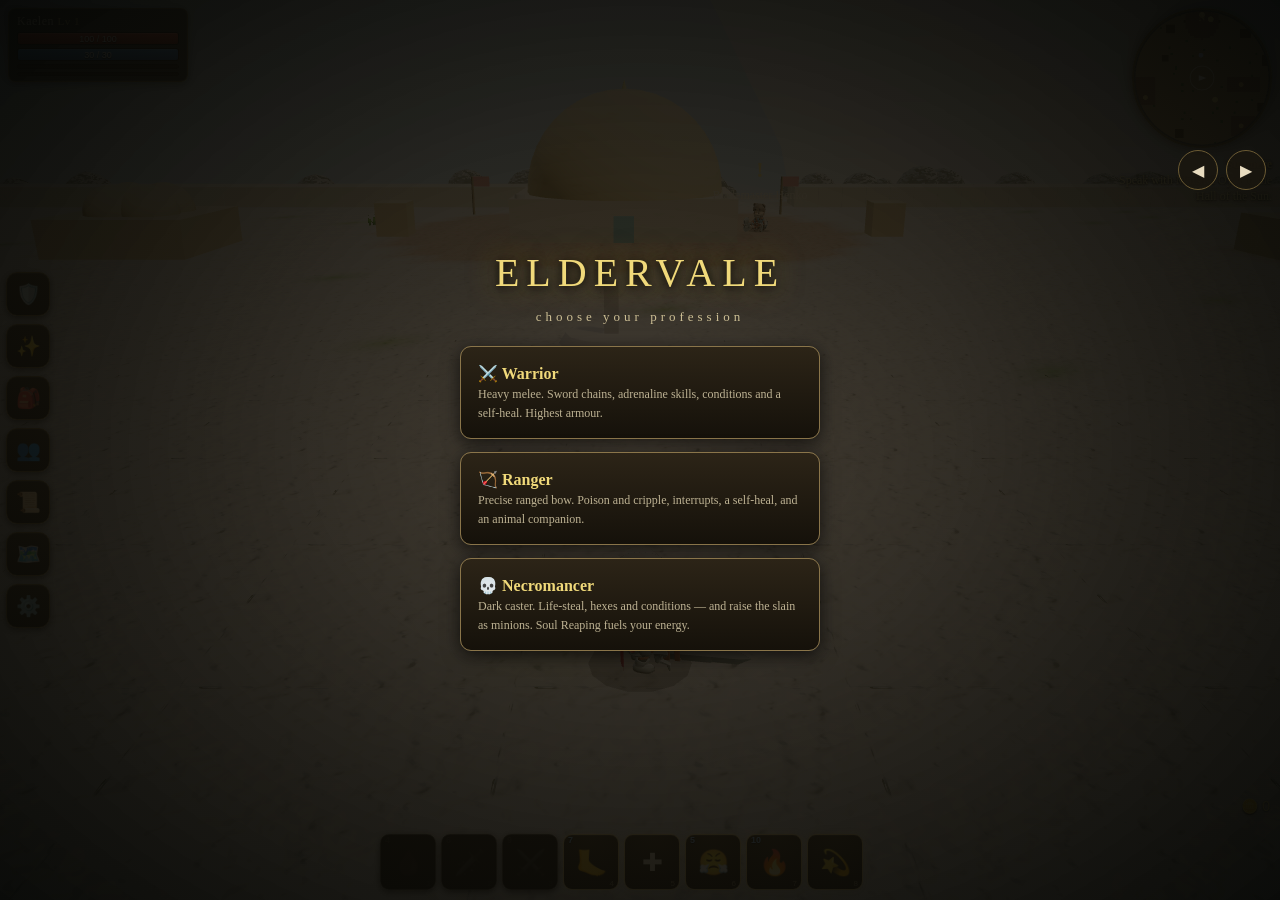
<file: index.html>
<!DOCTYPE html>
<html lang="en">
<head>
<meta charset="UTF-8">
<meta name="viewport" content="width=device-width, initial-scale=1.0, maximum-scale=1.0, user-scalable=no, viewport-fit=cover">
<meta name="apple-mobile-web-app-capable" content="yes">
<meta name="mobile-web-app-capable" content="yes">
<meta name="apple-mobile-web-app-status-bar-style" content="black-translucent">
<title>Eldervale — The Sunward Reach</title>
<link rel="stylesheet" href="style.css?v=22">
</head>
<body>
<canvas id="game"></canvas>
<canvas id="fx"></canvas>

<!-- ============ Non-interactive HUD ============ -->
<div id="hud">
  <div id="party">
    <div class="frame" id="playerFrame">
      <div class="fname"><span id="pName">Kaelen</span> <span class="lvl" id="pLvl">Lv 1</span></div>
      <div class="bar hp"><div class="fill" id="pHp"></div><span class="btxt" id="pHpTxt"></span></div>
      <div class="bar en"><div class="fill" id="pEn"></div><span class="btxt" id="pEnTxt"></span></div>
      <div class="bar adr" id="pAdrBar"><div class="fill" id="pAdr"></div></div>
      <div class="bar xp"><div class="fill" id="pXp"></div></div>
    </div>
    <div class="frame small" id="henchFrame">
      <div class="fname">Lyra <span class="lvl">Mender</span></div>
      <div class="bar hp"><div class="fill" id="hHp"></div></div>
    </div>
  </div>

  <div id="targetFrame" class="hidden">
    <div class="fname"><span id="tName"></span> <span class="lvl" id="tLvl"></span></div>
    <div class="bar hp foe"><div class="fill" id="tHp"></div></div>
    <div id="tConds"></div>
  </div>

  <div id="compassWrap"><canvas id="compass" width="280" height="280"></canvas></div>
  <div id="questTracker"></div>
  <div id="goldBox">🪙 <span id="goldTxt">0</span></div>
  <div id="castbar" class="hidden"><div class="fill" id="castFill"></div><span id="castName"></span></div>

  <div id="banner" class="hidden"></div>
  <div id="toast" class="hidden"></div>
  <div id="deathOverlay" class="hidden">
    <div class="deathTitle">You have fallen…</div>
    <div class="deathSub" id="deathSub"></div>
  </div>
</div>

<!-- ============ Interactive UI ============ -->
<div id="ui">
  <div id="menuBar">
    <button class="menuBtn" data-modal="hero" title="Hero">🛡️</button>
    <button class="menuBtn" data-modal="skills" title="Skills &amp; Builds">✨</button>
    <button class="menuBtn" data-modal="inv" title="Inventory">🎒</button>
    <button class="menuBtn" data-modal="party" title="Party &amp; Heroes">👥</button>
    <button class="menuBtn" data-modal="quest" title="Quest Log">📜</button>
    <button class="menuBtn" data-modal="map" title="Map">🗺️</button>
    <button class="menuBtn" data-modal="settings" title="Settings">⚙️</button>
  </div>

  <div id="skillbarWrap"><div id="skillbar"></div></div>

  <div id="rotCtl">
    <button id="rotLeft" title="Rotate view left">◀</button>
    <button id="rotRight" title="Rotate view right">▶</button>
  </div>

  <div id="backdrop" class="hidden"></div>

  <div id="heroPanel" class="modal hidden">
    <div class="modalHead"><span class="mt">Hero</span><button class="mx" data-close>✕</button></div>
    <div class="modalBody" id="heroBody"></div>
  </div>

  <div id="skillsPanel" class="modal hidden">
    <div class="modalHead"><span class="mt">Skills &amp; Builds</span><button class="mx" data-close>✕</button></div>
    <div class="modalBody" id="skillsBody"></div>
  </div>

  <div id="invPanel" class="modal hidden">
    <div class="modalHead"><span class="mt">Inventory</span><button class="mx" data-close>✕</button></div>
    <div class="modalBody" id="invBody"></div>
  </div>

  <div id="questPanel" class="modal hidden">
    <div class="modalHead"><span class="mt">Quest Log</span><button class="mx" data-close>✕</button></div>
    <div class="modalBody" id="questBody"></div>
  </div>

  <div id="settingsPanel" class="modal hidden">
    <div class="modalHead"><span class="mt">Settings</span><button class="mx" data-close>✕</button></div>
    <div class="modalBody" id="settingsBody"></div>
  </div>

  <div id="mapPanel" class="modal hidden">
    <div class="modalHead"><span class="mt">Map</span><button class="mx" data-close>✕</button></div>
    <div class="modalBody" id="mapBody">
      <canvas id="mapCanvas" width="560" height="560"></canvas>
      <div id="mapLegend"></div>
    </div>
  </div>

  <div id="craftPanel" class="modal hidden">
    <div class="modalHead"><span class="mt">Crafting — Joska</span><button class="mx" data-close>✕</button></div>
    <div class="modalBody" id="craftBody"></div>
  </div>

  <div id="merchPanel" class="modal hidden">
    <div class="modalHead"><span class="mt">Wares — Suki</span><button class="mx" data-close>✕</button></div>
    <div class="modalBody" id="merchBody"></div>
  </div>

  <div id="trainPanel" class="modal hidden">
    <div class="modalHead"><span class="mt">Skill Trainer — Henko</span><button class="mx" data-close>✕</button></div>
    <div class="modalBody" id="trainBody"></div>
  </div>

  <div id="partyPanel" class="modal hidden">
    <div class="modalHead"><span class="mt">Party &amp; Heroes</span><button class="mx" data-close>✕</button></div>
    <div class="modalBody" id="partyBody"></div>
  </div>

  <div id="bountyPanel" class="modal hidden">
    <div class="modalHead"><span class="mt">Sunward Hunts</span><button class="mx" data-close>✕</button></div>
    <div class="modalBody" id="bountyBody"></div>
  </div>

  <div id="collectPanel" class="modal hidden">
    <div class="modalHead"><span class="mt">Collector — Poturi</span><button class="mx" data-close>✕</button></div>
    <div class="modalBody" id="collectBody"></div>
  </div>

  <div id="tradePanel" class="modal hidden">
    <div class="modalHead"><span class="mt">Material Trader — Kahli</span><button class="mx" data-close>✕</button></div>
    <div class="modalBody" id="tradeBody"></div>
  </div>

  <div id="vaultPanel" class="modal hidden">
    <div class="modalHead"><span class="mt">Order Vault</span><button class="mx" data-close>✕</button></div>
    <div class="modalBody" id="vaultBody"></div>
  </div>

  <div id="dialog" class="modal hidden">
    <div class="modalHead"><span class="mt" id="dlgName"></span><button class="mx" data-close>✕</button></div>
    <div class="modalBody"><div id="dlgText"></div><button id="dlgBtn"></button></div>
  </div>

  <div id="classPick" class="hidden"></div>
</div>

<script src="three.min.js?v=22"></script>
<script src="GLTFLoader.js?v=22"></script>
<script src="SkeletonUtils.js?v=22"></script>
<script src="game.js?v=22"></script>
</body>
</html>
</file>
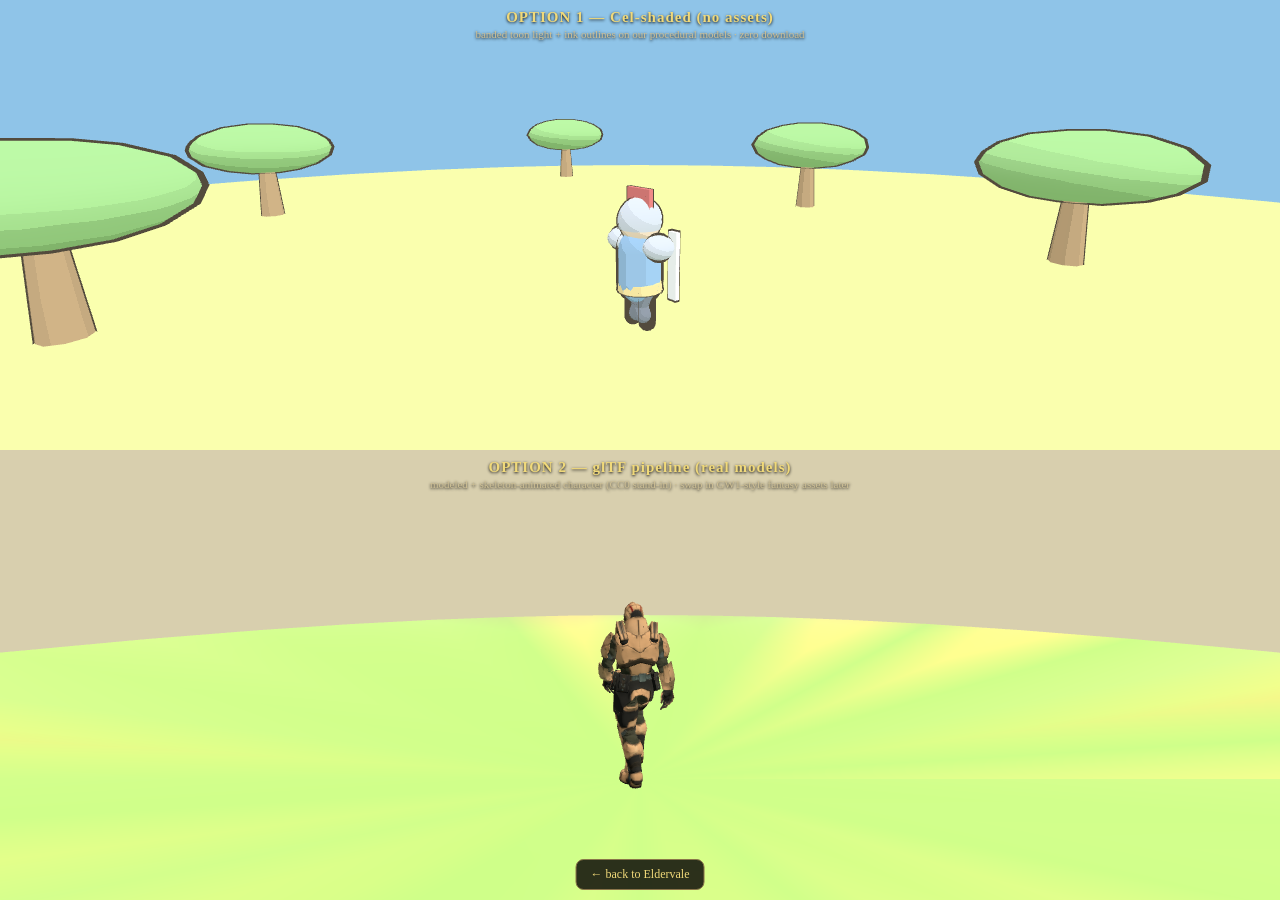
<file: styledemo/index.html>
<!DOCTYPE html>
<html lang="en">
<head>
<meta charset="UTF-8">
<meta name="viewport" content="width=device-width, initial-scale=1.0, maximum-scale=1.0, user-scalable=no, viewport-fit=cover">
<title>Eldervale — Art Style Comparison</title>
<style>
  *{margin:0;padding:0;box-sizing:border-box}
  html,body{background:#0b0e0a;color:#e8dfc8;font-family:Georgia,serif;overflow:hidden;height:100%;position:fixed;width:100%}
  .half{position:relative;width:100vw;height:50vh}
  canvas{display:block;width:100%;height:100%}
  .label{position:absolute;top:8px;left:0;right:0;text-align:center;pointer-events:none}
  .label b{color:#f0d97a;font-size:15px;letter-spacing:1px;text-shadow:0 1px 3px #000}
  .label span{display:block;font-size:11px;color:#cdbf95;margin-top:2px;text-shadow:0 1px 3px #000}
  #load2{position:absolute;top:50%;left:0;right:0;text-align:center;color:#cdbf95;font-size:13px}
  #back{position:fixed;bottom:10px;left:50%;transform:translateX(-50%);z-index:9;font-size:12px;
    color:#f0d97a;background:rgba(14,12,8,.85);border:1px solid #8a754a;border-radius:8px;
    padding:7px 14px;text-decoration:none}
</style>
</head>
<body>
<div class="half">
  <canvas id="cvA"></canvas>
  <div class="label"><b>OPTION 1 — Cel-shaded (no assets)</b>
  <span>banded toon light + ink outlines on our procedural models · zero download</span></div>
</div>
<div class="half">
  <canvas id="cvB"></canvas>
  <div class="label"><b>OPTION 2 — glTF pipeline (real models)</b>
  <span>modeled + skeleton-animated character (CC0 stand-in) · swap in GW1-style fantasy assets later</span></div>
  <div id="load2">loading model…</div>
</div>
<a id="back" href="../">← back to Eldervale</a>

<script src="../three.min.js"></script>
<script src="GLTFLoader.js"></script>
<script>
'use strict';
const DPR=Math.min(1.5,window.devicePixelRatio||1);

function makePanel(id,bg){
  const cv=document.getElementById(id);
  const r=new THREE.WebGLRenderer({canvas:cv,antialias:true});
  r.outputEncoding=THREE.sRGBEncoding;
  const sc=new THREE.Scene(); sc.background=new THREE.Color(bg);
  const cam=new THREE.PerspectiveCamera(45,1,1,2000);
  cam.position.set(0,52,125); cam.lookAt(0,26,0);
  function size(){
    const w=cv.clientWidth||window.innerWidth, h=cv.clientHeight||window.innerHeight/2;
    r.setPixelRatio(DPR); r.setSize(w,h,false);
    cam.aspect=w/h; cam.updateProjectionMatrix();
  }
  size(); window.addEventListener('resize',size);
  return {r,sc,cam};
}

/* ============== OPTION 1: cel-shaded ============== */
const A=makePanel('cvA',0x8fc4e8);
A.sc.add(new THREE.HemisphereLight(0xffffff,0x88aa66,0.55));
const sunA=new THREE.DirectionalLight(0xffffff,0.9); sunA.position.set(300,500,200); A.sc.add(sunA);

// 4-step toon ramp
const rampData=new Uint8Array([90,90,90,255, 140,140,140,255, 210,210,210,255, 255,255,255,255]);
const ramp=new THREE.DataTexture(rampData,4,1,THREE.RGBAFormat);
ramp.magFilter=ramp.minFilter=THREE.NearestFilter; ramp.needsUpdate=true;
const toon=c=>new THREE.MeshToonMaterial({color:c,gradientMap:ramp});
const inkMat=new THREE.MeshBasicMaterial({color:0x16120c,side:THREE.BackSide});
function ink(mesh,fat){ // inverted-hull outline
  const o=new THREE.Mesh(mesh.geometry,inkMat);
  o.position.copy(mesh.position); o.rotation.copy(mesh.rotation);
  o.scale.copy(mesh.scale).multiplyScalar(fat||1.055);
  mesh.parent.add(o); return o;
}
const CAPg=(r,l)=>THREE.CapsuleGeometry?new THREE.CapsuleGeometry(r,l,6,12):new THREE.CylinderGeometry(r,r,l+r*2,12);

// ground + toon trees
{
  const gnd=new THREE.Mesh(new THREE.CircleGeometry(420,40),toon(0xa8b34a));
  gnd.rotation.x=-Math.PI/2; A.sc.add(gnd);
  for(let i=0;i<7;i++){
    const a=i/7*6.28, d=150+(i%3)*60;
    const grp=new THREE.Group(); grp.position.set(Math.cos(a)*d,0,Math.sin(a)*d-60);
    const tr=new THREE.Mesh(new THREE.CylinderGeometry(3,5,30,8),toon(0x7a5530)); tr.position.y=15; grp.add(tr);
    const can=new THREE.Mesh(new THREE.IcosahedronGeometry(22,2),toon(0x5aa844));
    can.scale.set(1.35,0.55,1.35); can.position.y=34; grp.add(can);
    A.sc.add(grp); ink(tr,1.07); ink(can,1.05);
  }
}
// cel warrior (our capsule build, toon-shaded + outlined)
const heroA=new THREE.Group(); A.sc.add(heroA);
const legsA=[];
{
  const add=(geo,c,x,y,z)=>{const m=new THREE.Mesh(geo,toon(c));m.position.set(x,y,z);heroA.add(m);ink(m);return m;};
  for(const z of [-2.7,2.7]){
    const lg=CAPg(2,6.5); lg.translate(0,-5,0);
    const l=add(lg,0x39414f,0,10,z); legsA.push(l);
  }
  const torso=add(CAPg(5.5,7.5),0x4a7ab5,0,15,0); torso.scale.set(1,1,0.82);
  add(new THREE.CylinderGeometry(5.1,5.5,2.2,14),0xc8a850,0,9.9,0);
  for(const z of [-6.6,6.6]){ const s=add(new THREE.SphereGeometry(3.3,10,8),0x9aa8c0,0,20.4,z); s.scale.set(1.15,0.85,1.15); }
  add(new THREE.SphereGeometry(4.9,14,12),0xd8b08a,0,25.4,0);
  for(const z of [-1.7,1.7]) add(new THREE.SphereGeometry(0.55,6,6),0x1a1410,4.2,26.2,z);
  const helm=add(new THREE.SphereGeometry(5.35,12,8,0,6.29,0,1.95),0x9aa8c0,0,25.9,0);
  add(new THREE.BoxGeometry(1.2,4.5,8),0xa83030,0,31.2,0);
  const bl=add(new THREE.BoxGeometry(1.2,16,2.6),0xdde2ec,3,16,8.5);
}

/* ============== OPTION 2: glTF animated model ============== */
const B=makePanel('cvB',0xd8cfae);
B.sc.fog=new THREE.Fog(0xd8cfae,300,900);
B.sc.add(new THREE.HemisphereLight(0xffe7c2,0x4a6a52,0.8));
const sunB=new THREE.DirectionalLight(0xfff0c0,1.3); sunB.position.set(300,500,200); B.sc.add(sunB);
{
  const g=new THREE.CircleGeometry(420,40);
  const cols=new Float32Array(g.attributes.position.count*3), c=new THREE.Color();
  for(let i=0;i<g.attributes.position.count;i++){
    c.setHSL(Math.random()<0.4?0.14:0.27,0.55,0.36+Math.random()*0.1);
    cols[i*3]=c.r;cols[i*3+1]=c.g;cols[i*3+2]=c.b;
  }
  g.setAttribute('color',new THREE.BufferAttribute(cols,3));
  const gnd=new THREE.Mesh(g,new THREE.MeshStandardMaterial({vertexColors:true,roughness:0.95}));
  gnd.rotation.x=-Math.PI/2; B.sc.add(gnd);
}
let mixer=null, heroB=null;
new THREE.GLTFLoader().load('soldier.glb',gltf=>{
  document.getElementById('load2').style.display='none';
  heroB=gltf.scene; heroB.scale.setScalar(24);
  B.sc.add(heroB);
  mixer=new THREE.AnimationMixer(heroB);
  const walk=gltf.animations.find(a=>/walk/i.test(a.name))||gltf.animations[0];
  mixer.clipAction(walk).play();
},undefined,()=>{document.getElementById('load2').textContent='model failed to load — check connection';});

/* ============== shared loop ============== */
let last=performance.now();
function loop(t){
  requestAnimationFrame(loop);
  const dt=Math.min(0.05,(t-last)/1000); last=t;
  const ph=t/1000*7;
  heroA.rotation.y+=dt*0.7;
  legsA.forEach((l,i)=>{ l.rotation.x=Math.sin(ph+i*Math.PI)*0.5; });
  heroA.position.y=Math.abs(Math.sin(ph))*1.4;
  if(heroB) heroB.rotation.y+=dt*0.7;
  if(mixer) mixer.update(dt);
  A.r.render(A.sc,A.cam);
  B.r.render(B.sc,B.cam);
}
requestAnimationFrame(loop);
</script>
</body>
</html>
</file>
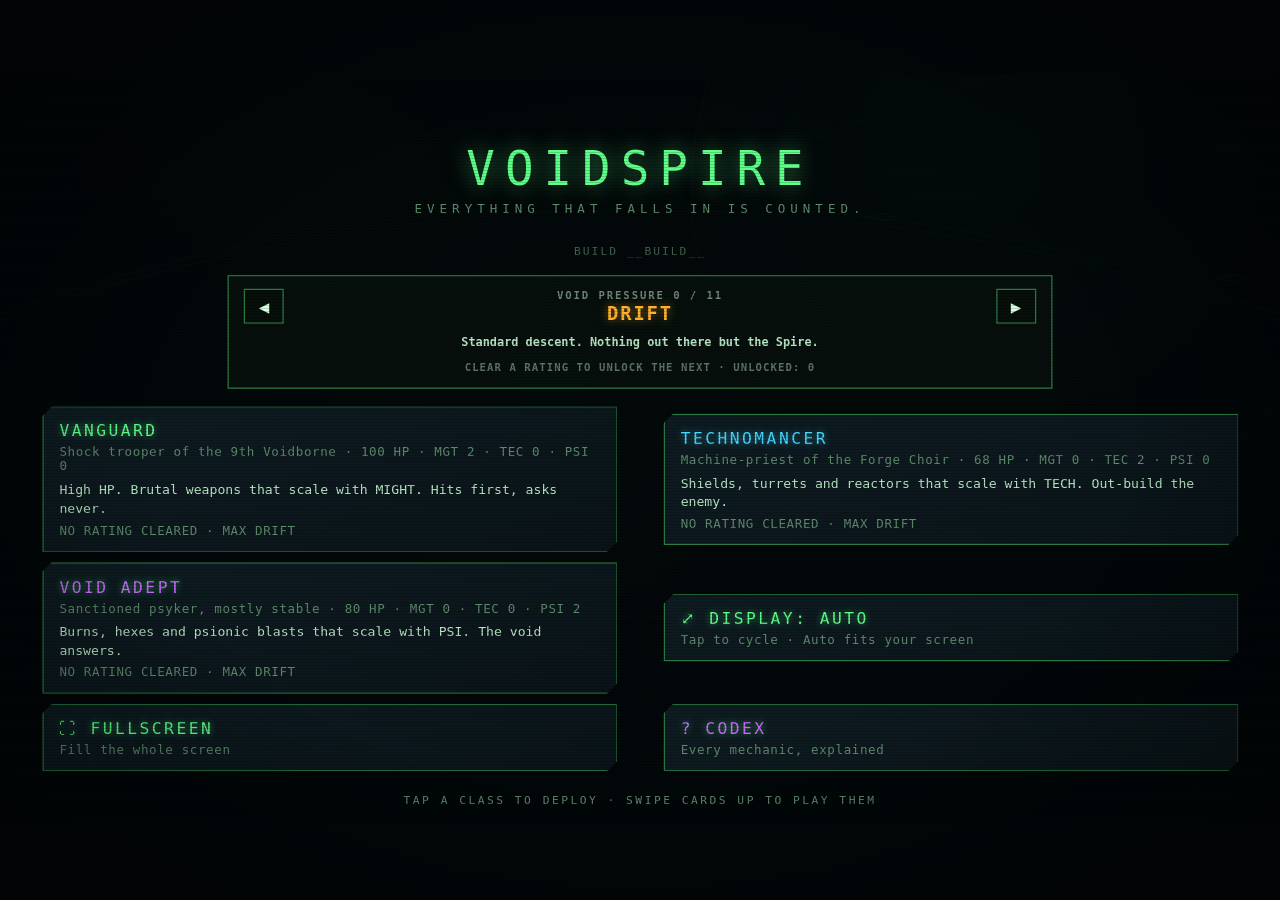
<file: voidspire/index.html>
<!DOCTYPE html>
<html lang="en">
<head>
<meta charset="UTF-8">
<!-- GitHub Pages serves index.html with a long cache, and a single-file game
     means one stale document hides every change at once. Three separate "this
     feature is missing" reports turned out to be exactly that. Ask the browser
     to revalidate; the build stamp on the title screen is the backstop when it
     does not. -->
<meta http-equiv="Cache-Control" content="no-cache, no-store, must-revalidate">
<meta http-equiv="Pragma" content="no-cache">
<meta http-equiv="Expires" content="0">
<!-- Inline, as a data URI, because the bundled single file is served with
     nothing beside it — itch.io unzips it on its own — so a <link> to an icon
     file would point at nothing. -->
<link rel="icon" href="data:image/svg+xml,%3Csvg xmlns='http://www.w3.org/2000/svg' viewBox='0 0 32 32'%3E%3Crect width='32' height='32' fill='%230b0e14'/%3E%3Cg fill='none' stroke='%2360e8ff' stroke-width='2.5' stroke-linecap='round'%3E%3Cpath d='M16 4 L26 16 L16 28 L6 16 Z'/%3E%3Ccircle cx='16' cy='16' r='3.5'/%3E%3C/g%3E%3C/svg%3E">
<meta name="viewport" content="width=device-width, initial-scale=1.0, maximum-scale=1.0, user-scalable=no, viewport-fit=cover">
<meta name="apple-mobile-web-app-capable" content="yes">
<meta name="apple-mobile-web-app-status-bar-style" content="black-translucent">
<meta name="mobile-web-app-capable" content="yes">
<meta name="theme-color" content="#04080a">
<title>VOIDSPIRE</title>
<link rel="stylesheet" href="css/style.css">
</head>
<body>
  <div id="game">
    <canvas id="battlefield"></canvas>
    <div id="hud"></div>
    <div id="hand"></div>
    <div id="combat-controls"></div>
    <div id="overlay"></div>
    <div id="floaters"></div>
    <div id="chain"><div id="chain-combo"></div><div id="chain-ledger"></div></div>
    <div id="toast"></div>
  </div>
  <div id="crt"></div>

  <script src="js/balance.js"></script>
  <script src="js/cards.js"></script>
  <script src="js/cardart.js"></script>
  <script src="js/artifacts.js"></script>
  <script src="js/uiart.js"></script>
  <script src="js/samples.js"></script>
  <script src="js/dice.js"></script>
  <script src="js/dieview.js"></script>
  <script src="js/reforge.js"></script>
  <script src="js/chassis.js"></script>
  <script src="js/potions.js"></script>
  <script src="js/echoes.js"></script>
  <script src="js/playerart.js"></script>
  <script src="js/enemies.js"></script>
  <script src="js/enemyart.js"></script>
  <script src="js/events.js"></script>
  <script src="js/story.js"></script>
  <script src="js/engine.js"></script>
  <script src="js/render.js"></script>
  <script src="js/music.js"></script>
  <script src="js/ui.js"></script>
  <script src="js/main.js"></script>
  <!-- the dev console: inert unless the url says ?dev=1 -->
  <script src="js/dev.js"></script>
</body>
</html>
</file>
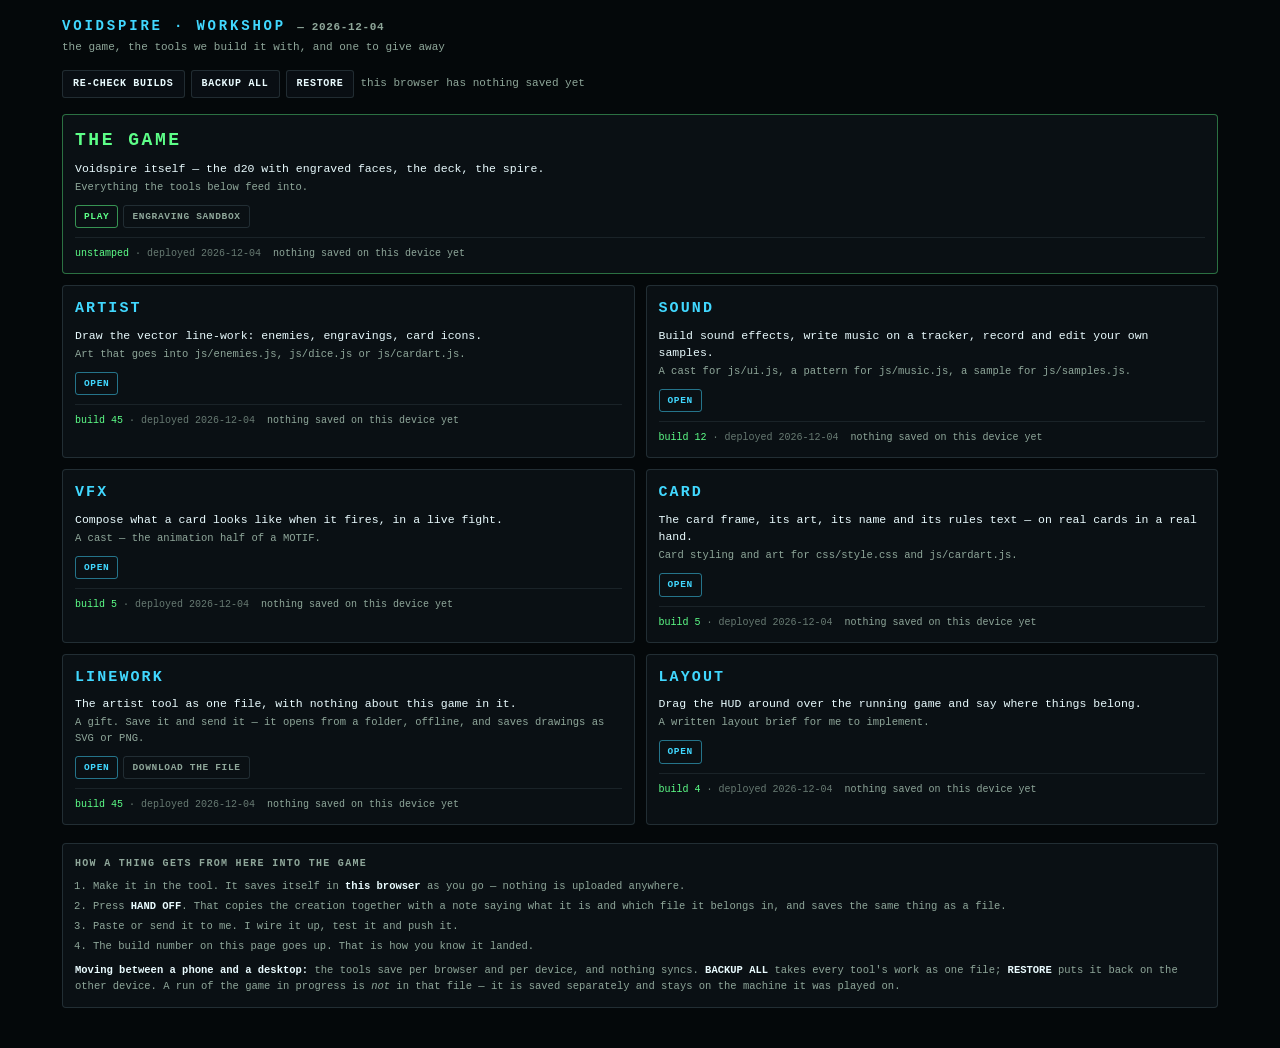
<file: voidspire/tools/index.html>
<!DOCTYPE html>
<html lang="en">
<head>
<meta charset="UTF-8">
<meta http-equiv="Cache-Control" content="no-cache, no-store, must-revalidate">
<meta name="viewport" content="width=device-width, initial-scale=1.0, viewport-fit=cover">
<title>VOIDSPIRE · WORKSHOP</title>
<style>
  :root {
    --bg: #04080a; --panel: #0a1014; --line: rgba(120,150,165,0.22);
    --text: #eafcff; --dim: #8fa79a; --green: #5dff88; --amber: #ffb02e;
    --cyan: #41d8ff; --red: #ff4a5e; --violet: #c86bff;
  }
  * { box-sizing: border-box; -webkit-tap-highlight-color: transparent; }
  body {
    margin: 0; background: var(--bg); color: var(--text); padding: 12px 12px 40px;
    font: 12px/1.5 ui-monospace, SFMono-Regular, Menlo, monospace;
    max-width: 1180px; margin: 0 auto;
  }
  h1 { font-size: 14px; letter-spacing: .2em; margin: 4px 0 2px; color: var(--cyan); }
  h1 span { color: var(--dim); letter-spacing: .06em; font-size: 11px; }
  .sub { color: var(--dim); font-size: 11px; margin: 0 0 14px; }
  a { color: inherit; text-decoration: none; }

  .bar { display: flex; flex-wrap: wrap; gap: 6px; align-items: center; margin: 10px 0 16px; }
  button, label.btn {
    background: rgba(10,16,20,0.9); border: 1px solid var(--line); border-radius: 3px;
    color: var(--text); font: 700 10px/1 ui-monospace, monospace; letter-spacing: .07em;
    padding: 8px 10px; cursor: pointer; display: inline-block;
  }
  button:hover, label.btn:hover { border-color: var(--cyan); }

  .grid { display: grid; gap: 11px; grid-template-columns: 1fr; }
  @media (min-width: 760px) { .grid { grid-template-columns: 1fr 1fr; } }

  .card {
    display: block; background: var(--panel); border: 1px solid var(--line);
    border-radius: 4px; padding: 12px; position: relative;
  }
  .card:hover { border-color: var(--cyan); }
  .card.game { border-color: rgba(93,255,136,0.4); }
  @media (min-width: 760px) { .card.game { grid-column: 1 / -1; } }
  .card .nm { font-size: 15px; letter-spacing: .14em; color: var(--cyan); font-weight: 700; }
  .card.game .nm { color: var(--green); font-size: 18px; }
  .card .what { color: var(--text); margin: 6px 0 3px; font-size: 11.5px; }
  .card .makes { color: var(--dim); font-size: 10.5px; }
  .card .foot {
    margin-top: 9px; padding-top: 8px; border-top: 1px solid rgba(120,150,165,0.14);
    display: flex; flex-wrap: wrap; gap: 4px 12px; font-size: 10px; color: var(--dim);
  }
  .card .foot b { color: var(--text); font-weight: 700; }
  .stale { color: var(--amber); }
  .fresh { color: var(--green); }
  .gone  { color: var(--red); }
  .links { display: flex; flex-wrap: wrap; gap: 5px; margin-top: 9px; }
  .links a {
    border: 1px solid var(--line); border-radius: 3px; padding: 6px 8px;
    font: 700 9.5px/1 ui-monospace, monospace; letter-spacing: .07em; color: var(--dim);
  }
  .links a:hover { border-color: var(--cyan); color: var(--cyan); }
  .links a.go { border-color: rgba(65,216,255,0.5); color: var(--cyan); }
  .card.game .links a.go { border-color: rgba(93,255,136,0.55); color: var(--green); }

  .note {
    margin-top: 18px; border: 1px solid var(--line); border-radius: 4px;
    background: var(--panel); padding: 12px; color: var(--dim); font-size: 10.5px;
  }
  .note h2 { font-size: 10px; letter-spacing: .13em; color: var(--dim); margin: 0 0 8px; }
  .note b { color: var(--text); }
  .note ol { margin: 0; padding-left: 18px; }
  .note li { margin-bottom: 4px; }
</style>
</head>
<body>

<h1>VOIDSPIRE · WORKSHOP <span id="clock"></span></h1>
<p class="sub">the game, the tools we build it with, and one to give away</p>

<div class="bar">
  <button id="refresh">RE-CHECK BUILDS</button>
  <button id="backup">BACKUP ALL</button>
  <label class="btn">RESTORE<input type="file" id="restore" accept="application/json" hidden></label>
  <span class="sub" style="margin:0" id="storeAll"></span>
</div>

<div class="grid" id="grid"></div>

<div class="note">
  <h2>HOW A THING GETS FROM HERE INTO THE GAME</h2>
  <ol>
    <li>Make it in the tool. It saves itself in <b>this browser</b> as you go — nothing is uploaded anywhere.</li>
    <li>Press <b>HAND OFF</b>. That copies the creation together with a note saying what it is and which file it belongs in, and saves the same thing as a file.</li>
    <li>Paste or send it to me. I wire it up, test it and push it.</li>
    <li>The build number on this page goes up. That is how you know it landed.</li>
  </ol>
  <p style="margin:9px 0 0">
    <b>Moving between a phone and a desktop:</b> the tools save per browser and
    per device, and nothing syncs. <b>BACKUP ALL</b> takes every tool's work as
    one file; <b>RESTORE</b> puts it back on the other device. A run of the game
    in progress is <em>not</em> in that file — it is saved separately and stays
    on the machine it was played on.
  </p>
</div>

<script>
(function () {
  'use strict';

  /* ==================================================================
   * THE FRONT DOOR
   * ==================================================================
   * Five tools with five URLs and nothing tying them together meant the only
   * way to reach one was a remembered address — and a mistyped one is a 404
   * with no clue in it, which happened. This is the one bookmark.
   *
   * It also answers the question that has wasted the most time in this
   * project by a distance: AM I LOOKING AT THE CURRENT BUILD? Three separate
   * "that feature is missing" reports turned out to be a cached document, and
   * every one of them cost a round trip to work out. Each card here fetches
   * its tool twice — once as the browser would serve it, once forced from the
   * network — and says plainly whether those two agree. The forced fetch also
   * replaces the stale entry, so checking is also fixing.
   * ================================================================== */

  var TOOLS = [
    { id: 'game', cls: 'game', name: 'THE GAME', url: '../index.html',
      what: 'Voidspire itself — the d20 with engraved faces, the deck, the spire.',
      makes: 'Everything the tools below feed into.',
      keys: ['voidspire_save'],
      links: [['PLAY', '../index.html', true],
              ['ENGRAVING SANDBOX', '../index.html?workshop=1', false]] },

    { id: 'artist', name: 'ARTIST', url: 'artist.html',
      what: 'Draw the vector line-work: enemies, engravings, card icons.',
      makes: 'Art that goes into js/enemies.js, js/dice.js or js/cardart.js.',
      keys: ['voidspire.artist.doc', 'voidspire.artist.library'] },

    { id: 'sound', name: 'SOUND', url: 'sound.html',
      what: 'Build sound effects, write music on a tracker, record and edit your own samples.',
      makes: 'A cast for js/ui.js, a pattern for js/music.js, a sample for js/samples.js.',
      keys: ['voidspire.sound.doc', 'voidspire.sound.library',
             'voidspire.tracker.doc', 'voidspire.tracker.lib', 'voidspire.recordings'] },

    { id: 'fx', name: 'VFX', url: 'fx.html',
      what: 'Compose what a card looks like when it fires, in a live fight.',
      makes: 'A cast — the animation half of a MOTIF.',
      keys: ['voidspire.fx'] },

    { id: 'card', name: 'CARD', url: 'card.html',
      what: 'The card frame, its art, its name and its rules text — on real cards in a real hand.',
      makes: 'Card styling and art for css/style.css and js/cardart.js.',
      keys: ['voidspire.card.frame'] },

    { id: 'linework', name: 'LINEWORK', url: 'linework.html',
      what: 'The artist tool as one file, with nothing about this game in it.',
      makes: 'A gift. Save it and send it — it opens from a folder, offline, '
           + 'and saves drawings as SVG or PNG.',
      keys: ['linework.introHidden'],
      links: [['OPEN', 'linework.html', true],
              ['DOWNLOAD THE FILE', 'linework.html', false]] },

    { id: 'layout', name: 'LAYOUT', url: 'layout.html',
      what: 'Drag the HUD around over the running game and say where things belong.',
      makes: 'A written layout brief for me to implement.',
      keys: ['voidspire.layout'] }
  ];

  /* Both stamp styles the tools use, plus the game's content hash. The game's
   * is a hash of the assembled page rather than a number, so it cannot drift
   * from what is actually deployed the way a hand-typed version can. */
  function buildOf(text) {
    var m = text.match(/(?:var BUILD = |getElementById\('ver'\)\.textContent = )'([^']+)'/);
    if (m) return m[1];
    m = text.match(/ns\.BUILD = '([^']+)'/);
    if (m && m[1].indexOf('__') !== 0) return m[1];
    return null;
  }

  /* The game is a 1.5MB single file and the stamp sits in the first 200KB of
   * it, so ask for that much. A server that ignores the range just sends the
   * whole thing, which still works — it is only slower. */
  function opts(mode, ranged) {
    var o = { cache: mode };
    if (ranged) o.headers = { Range: 'bytes=0-220000' };
    return o;
  }
  /* No cache-busting query string here, deliberately. A ?t=… would fetch a
   * DIFFERENT url and leave the stale entry for the real one exactly where it
   * was — which is the trap: the check would pass while the tool still opened
   * old. cache:'reload' forces the network for THIS url and replaces what is
   * stored against it, so the check and the fix are the same request. */
  async function grab(url, mode, ranged) {
    var r = await fetch(url, opts(mode, ranged));
    if (!r.ok && r.status !== 206) throw new Error('HTTP ' + r.status);
    return { build: buildOf(await r.text()), when: r.headers.get('last-modified') };
  }

  function kb(n) { return n < 1024 ? n + ' B' : (n / 1024).toFixed(1) + ' KB'; }
  function storedFor(keys) {
    var n = 0, found = 0;
    keys.forEach(function (k) {
      try {
        var v = localStorage.getItem(k);
        if (v != null) { found++; n += v.length; }
      } catch (e) {}
    });
    return found ? { items: found, bytes: n } : null;
  }

  function card(t) {
    var el = document.createElement('div');
    el.className = 'card' + (t.cls ? ' ' + t.cls : '');
    var links = (t.links || [['OPEN', t.url, true]]).map(function (l) {
      // a link labelled DOWNLOAD should save the file, not navigate to it
      var dl = /DOWNLOAD/.test(l[0]) ? ' download' : '';
      return '<a href="' + l[1] + '"' + dl + (l[2] ? ' class="go"' : '') + '>' + l[0] + '</a>';
    }).join('');
    var st = storedFor(t.keys);
    el.innerHTML =
      '<div class="nm">' + t.name + '</div>'
      + '<div class="what">' + t.what + '</div>'
      + '<div class="makes">' + t.makes + '</div>'
      + '<div class="links">' + links + '</div>'
      + '<div class="foot">'
      + '<span id="b-' + t.id + '">checking the deployed build…</span>'
      + '<span>' + (st
          ? 'saved here: <b>' + st.items + ' item' + (st.items === 1 ? '' : 's') + '</b>, ' + kb(st.bytes)
          : 'nothing saved on this device yet') + '</span>'
      + '</div>';
    return el;
  }

  var grid = document.getElementById('grid');
  TOOLS.forEach(function (t) { grid.appendChild(card(t)); });

  async function check(t) {
    var slot = document.getElementById('b-' + t.id);
    var ranged = t.id === 'game';
    var cached = null, live = null, err = null;
    try { cached = await grab(t.url, 'force-cache', ranged); } catch (e) { err = e; }
    try { live = await grab(t.url, 'reload', ranged); } catch (e) { err = err || e; }
    if (!live) {
      slot.innerHTML = '<span class="gone">could not reach it — ' + (err ? err.message : 'offline?') + '</span>';
      return;
    }
    var b = live.build || 'unstamped';
    var when = live.when ? new Date(live.when).toISOString().slice(0, 10) : null;
    if (cached && cached.build && live.build && cached.build !== live.build) {
      /* The forced fetch has already replaced the stale entry, so this is a
       * report of something already put right rather than a chore. */
      slot.innerHTML = '<span class="stale">your browser was holding <b>' + cached.build
        + '</b> — refreshed to <b>' + b + '</b></span>';
    } else {
      slot.innerHTML = '<span class="fresh">' + b + '</span>'
        + (when ? ' <span style="opacity:.7">· deployed ' + when + '</span>' : '');
    }
  }
  function checkAll() {
    TOOLS.forEach(function (t) {
      var s = document.getElementById('b-' + t.id);
      if (s) s.textContent = 'checking…';
      check(t);
    });
  }
  document.getElementById('refresh').onclick = checkAll;
  checkAll();

  /* ---- how much is on this device at all -------------------------------- */
  (function () {
    var n = 0, c = 0;
    try {
      for (var i = 0; i < localStorage.length; i++) {
        var k = localStorage.key(i);
        if (k && (k.indexOf('voidspire') === 0)) { c++; n += (localStorage.getItem(k) || '').length; }
      }
    } catch (e) {}
    document.getElementById('storeAll').textContent =
      c ? c + ' saved item' + (c === 1 ? '' : 's') + ' in this browser, ' + kb(n) + ' in all'
        : 'this browser has nothing saved yet';
  })();

  /* ---- backup / restore, the same file every tool writes ----------------- */
  function allKeys() {
    var out = [];
    try {
      for (var i = 0; i < localStorage.length; i++) {
        var k = localStorage.key(i);
        if (k && k.indexOf('voidspire.') === 0) out.push(k);
      }
    } catch (e) {}
    return out;
  }
  document.getElementById('backup').onclick = function () {
    var data = { kind: 'voidspire-tools-backup', at: new Date().toISOString(), keys: {} };
    allKeys().forEach(function (k) { try { data.keys[k] = localStorage.getItem(k); } catch (e) {} });
    if (!Object.keys(data.keys).length) { alert('Nothing saved in this browser yet.'); return; }
    var blob = new Blob([JSON.stringify(data)], { type: 'application/json' });
    var a = document.createElement('a');
    a.href = URL.createObjectURL(blob);
    a.download = 'voidspire-tools-' + data.at.slice(0, 10) + '.json';
    a.click();
  };
  document.getElementById('restore').onchange = function () {
    var f = this.files && this.files[0];
    this.value = '';
    if (!f) return;
    var rd = new FileReader();
    rd.onload = function () {
      var d;
      try { d = JSON.parse(rd.result); } catch (e) { alert('That is not a backup file.'); return; }
      if (!d || d.kind !== 'voidspire-tools-backup' || !d.keys) { alert('That is not a backup file.'); return; }
      var names = Object.keys(d.keys);
      if (!confirm('Restore ' + names.length + ' saved item' + (names.length === 1 ? '' : 's')
        + ' from ' + (d.at || '').slice(0, 10) + '?\n\nThis REPLACES what is saved in this browser.')) return;
      names.forEach(function (k) { try { localStorage.setItem(k, d.keys[k]); } catch (e) {} });
      location.reload();
    };
    rd.readAsText(f);
  };

  document.getElementById('clock').textContent =
    '— ' + new Date().toISOString().slice(0, 10);
})();
</script>
</body>
</html>
</file>
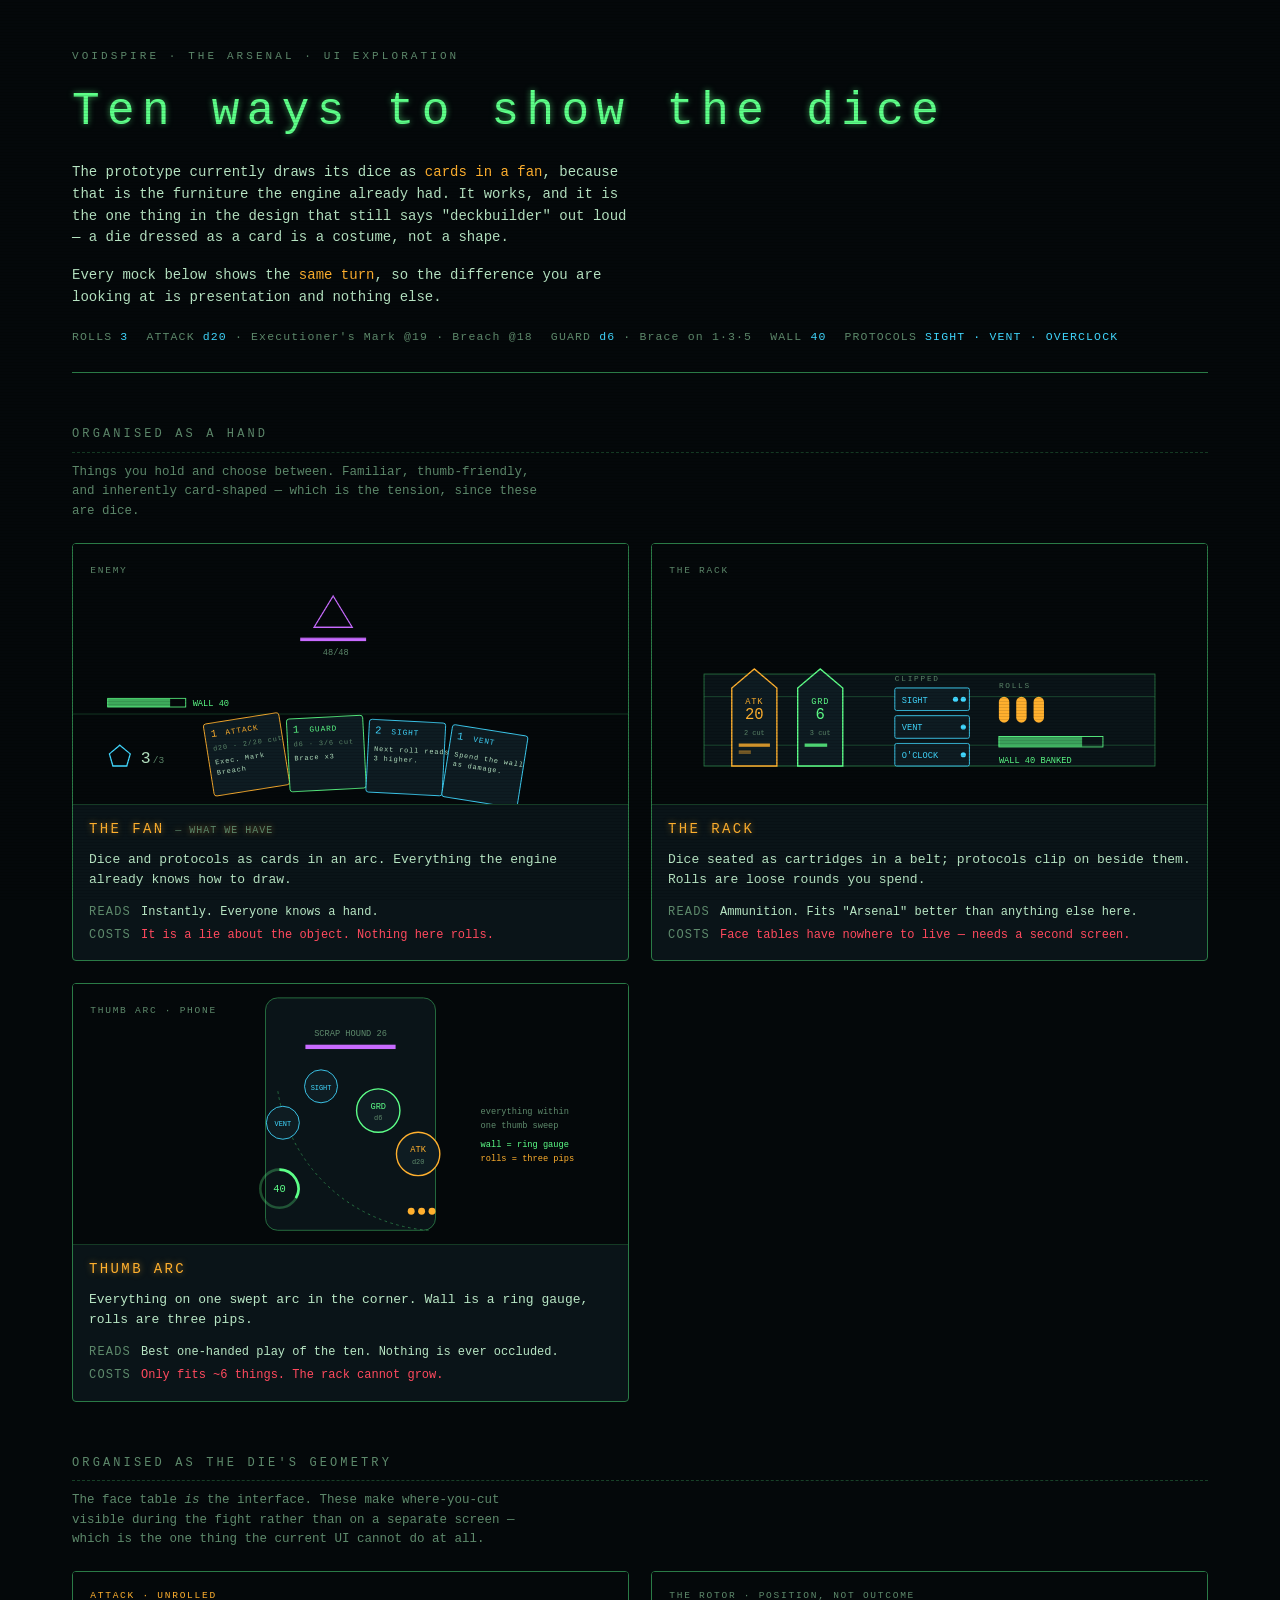
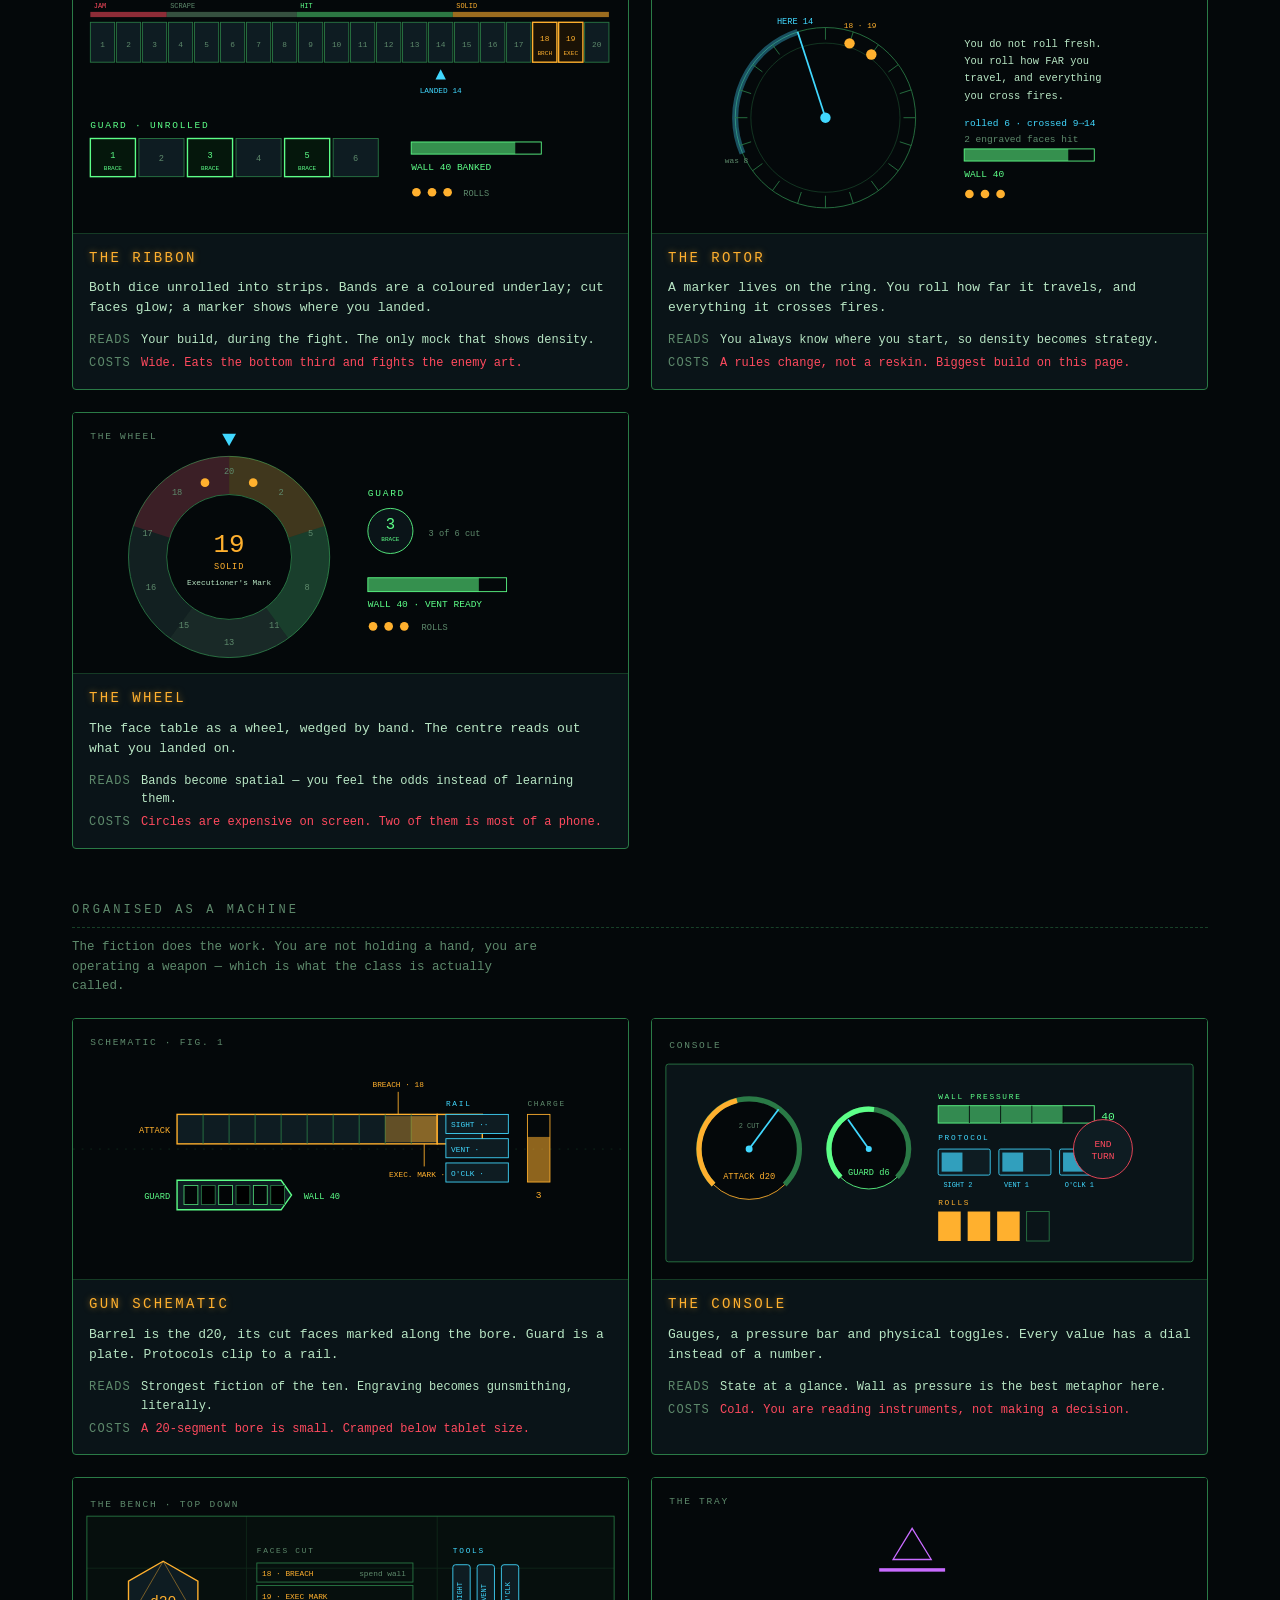
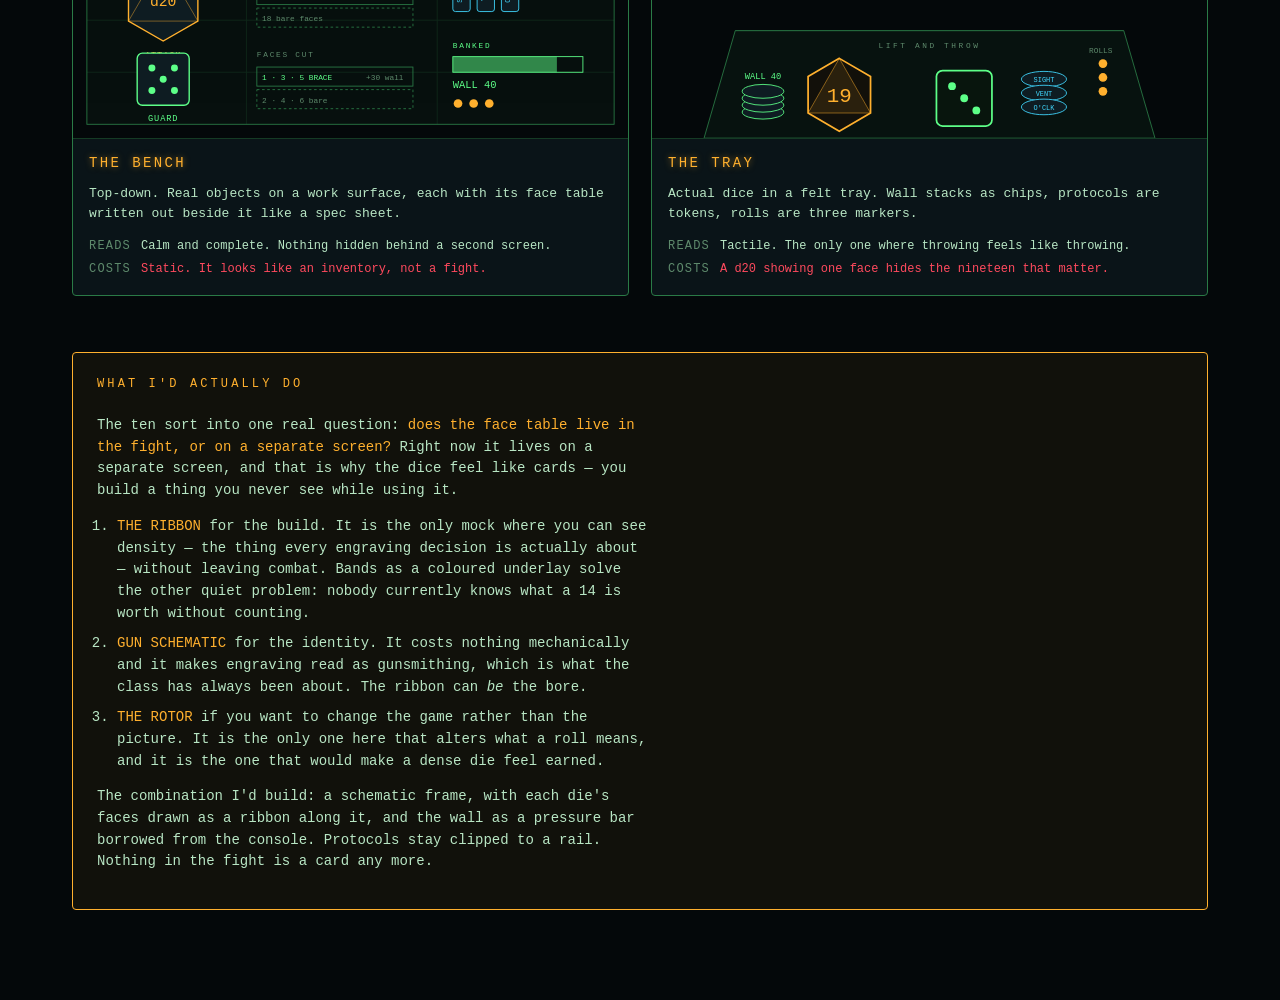
<file: voidspire/ui-mockups.html>
<!DOCTYPE html>
<html lang="en">
<head>
<meta charset="UTF-8">
<meta name="viewport" content="width=device-width, initial-scale=1">
<meta name="theme-color" content="#04080a">
<title>Ten ways to show the dice — VOIDSPIRE</title>
</head>
<body>
<style>
  /* The game's own tokens, not a new palette. Precedence: the project's
     system first. Single theme on purpose — this is a phosphor CRT, and a
     light mode would be a different game. */
  :root {
    --bg:      #04080a;
    --panel:   #0a1418;
    --panel2:  #0e1c22;
    --green:   #5dff88;
    --grn-dim: #2a7a46;
    --cyan:    #41d8ff;
    --amber:   #ffb02e;
    --red:     #ff4a5e;
    --text:    #b8e6c4;
    --dim:     #5e8a6c;
    --glow-g:  0 0 6px rgba(93,255,136,.55);
    --glow-c:  0 0 6px rgba(65,216,255,.55);
    --glow-a:  0 0 6px rgba(255,176,46,.55);
    --mono: ui-monospace, 'SF Mono', 'Cascadia Mono', Menlo, Consolas, monospace;
  }
  * { box-sizing: border-box; }
  body {
    margin: 0; background: var(--bg); color: var(--text);
    font-family: var(--mono); font-size: 14px; line-height: 1.55;
    -webkit-font-smoothing: antialiased;
  }
  /* faint scanline wash, the same trick the game uses */
  body::before {
    content: ''; position: fixed; inset: 0; pointer-events: none; z-index: 99;
    background: repeating-linear-gradient(180deg, rgba(0,0,0,0) 0 2px, rgba(0,0,0,.22) 2px 3px);
    opacity: .5;
  }
  .wrap { max-width: 1180px; margin: 0 auto; padding: 48px 22px 90px; }

  header { border-bottom: 1px solid var(--grn-dim); padding-bottom: 26px; margin-bottom: 34px; }
  .eyebrow { font-size: 11px; letter-spacing: .28em; color: var(--dim); }
  h1 {
    font-size: clamp(26px, 4.6vw, 46px); letter-spacing: .16em; font-weight: 500;
    margin: 12px 0 14px; color: var(--green); text-shadow: var(--glow-g);
    text-wrap: balance;
  }
  .lede { max-width: 66ch; color: var(--text); margin: 0 0 16px; }
  .lede b { color: var(--amber); font-weight: 500; }
  .state {
    display: flex; flex-wrap: wrap; gap: 8px 18px; margin-top: 20px;
    font-size: 11.5px; letter-spacing: .1em; color: var(--dim);
  }
  .state span b { color: var(--cyan); font-weight: 500; }

  h2 {
    font-size: 12px; letter-spacing: .26em; color: var(--dim); font-weight: 500;
    margin: 52px 0 4px; padding-bottom: 8px; border-bottom: 1px dashed rgba(42,122,70,.5);
  }
  h2 + .grouping { color: var(--dim); font-size: 12.5px; margin: 10px 0 22px; max-width: 62ch; }

  .grid { display: grid; grid-template-columns: repeat(auto-fit, minmax(430px, 1fr)); gap: 22px; }
  @media (max-width: 700px) { .grid { grid-template-columns: 1fr; } }

  .mock {
    background: var(--panel); border: 1px solid var(--grn-dim); border-radius: 4px;
    display: flex; flex-direction: column; overflow: hidden;
  }
  .mock .art { background: var(--bg); border-bottom: 1px solid rgba(42,122,70,.45); overflow-x: auto; }
  .mock svg { display: block; width: 100%; height: auto; }
  .mock .body { padding: 14px 16px 16px; display: flex; flex-direction: column; gap: 9px; }
  .mock h3 {
    margin: 0; font-size: 14px; letter-spacing: .17em; font-weight: 500;
    color: var(--amber); text-shadow: var(--glow-a);
  }
  .mock .thesis { margin: 0; font-size: 13px; color: var(--text); }
  .mock dl { margin: 4px 0 0; display: grid; grid-template-columns: auto 1fr; gap: 4px 10px; font-size: 12px; }
  .mock dt { color: var(--dim); letter-spacing: .1em; }
  .mock dd { margin: 0; color: var(--text); }
  .mock dd.cost { color: var(--red); }

  .verdict { margin-top: 56px; border: 1px solid var(--amber); border-radius: 4px; padding: 22px 24px; background: rgba(255,176,46,.05); }
  .verdict h2 { margin-top: 0; border: 0; color: var(--amber); }
  .verdict p { max-width: 66ch; }
  .verdict ol { max-width: 66ch; padding-left: 20px; }
  .verdict li { margin-bottom: 9px; }
  .verdict b { color: var(--amber); font-weight: 500; }

  text { font-family: var(--mono); }
</style>

<div class="wrap">

<header>
  <div class="eyebrow">VOIDSPIRE · THE ARSENAL · UI EXPLORATION</div>
  <h1>Ten ways to show the dice</h1>
  <p class="lede">
    The prototype currently draws its dice as <b>cards in a fan</b>, because that is the
    furniture the engine already had. It works, and it is the one thing in the design that
    still says "deckbuilder" out loud — a die dressed as a card is a costume, not a shape.
  </p>
  <p class="lede">
    Every mock below shows the <b>same turn</b>, so the difference you are looking at is
    presentation and nothing else.
  </p>
  <div class="state">
    <span>ROLLS <b>3</b></span>
    <span>ATTACK <b>d20</b> · Executioner's Mark @19 · Breach @18</span>
    <span>GUARD <b>d6</b> · Brace on 1·3·5</span>
    <span>WALL <b>40</b></span>
    <span>PROTOCOLS <b>SIGHT · VENT · OVERCLOCK</b></span>
  </div>
</header>

<h2>ORGANISED AS A HAND</h2>
<p class="grouping">Things you hold and choose between. Familiar, thumb-friendly, and inherently
card-shaped — which is the tension, since these are dice.</p>

<div class="grid">

  <!-- 1 THE FAN -->
  <div class="mock">
    <div class="art">
      <svg viewBox="0 0 640 300" role="img" aria-label="Cards fanned along the bottom of the screen">
        <rect width="640" height="300" fill="#04080a"/>
        <line x1="0" y1="196" x2="640" y2="196" stroke="#2a7a46" stroke-width="1" opacity=".5"/>
        <text x="20" y="34" fill="#5e8a6c" font-size="11" letter-spacing="2">ENEMY</text>
        <polygon points="300,60 322,96 278,96" fill="none" stroke="#c86bff" stroke-width="1.5"/>
        <rect x="262" y="108" width="76" height="4" fill="#c86bff"/>
        <text x="288" y="128" fill="#5e8a6c" font-size="10">48/48</text>
        <g font-size="9" letter-spacing="1">
          <g transform="translate(150,208) rotate(-9)">
            <rect width="88" height="84" rx="3" fill="#0e1c22" stroke="#ffb02e"/>
            <text x="7" y="16" fill="#ffb02e" font-size="12">1</text>
            <text x="24" y="16" fill="#ffb02e">ATTACK</text>
            <text x="7" y="32" fill="#5e8a6c" font-size="8">d20 · 2/20 cut</text>
            <text x="7" y="48" fill="#b8e6c4" font-size="8">Exec. Mark</text>
            <text x="7" y="60" fill="#b8e6c4" font-size="8">Breach</text>
          </g>
          <g transform="translate(246,202) rotate(-3)">
            <rect width="88" height="84" rx="3" fill="#0e1c22" stroke="#5dff88"/>
            <text x="7" y="16" fill="#5dff88" font-size="12">1</text>
            <text x="26" y="16" fill="#5dff88">GUARD</text>
            <text x="7" y="32" fill="#5e8a6c" font-size="8">d6 · 3/6 cut</text>
            <text x="7" y="48" fill="#b8e6c4" font-size="8">Brace x3</text>
          </g>
          <g transform="translate(342,202) rotate(3)">
            <rect width="88" height="84" rx="3" fill="#0e1c22" stroke="#41d8ff"/>
            <text x="7" y="16" fill="#41d8ff" font-size="12">2</text>
            <text x="26" y="16" fill="#41d8ff">SIGHT</text>
            <text x="7" y="36" fill="#b8e6c4" font-size="8">Next roll reads</text>
            <text x="7" y="47" fill="#b8e6c4" font-size="8">3 higher.</text>
          </g>
          <g transform="translate(438,208) rotate(9)">
            <rect width="88" height="84" rx="3" fill="#0e1c22" stroke="#41d8ff"/>
            <text x="7" y="16" fill="#41d8ff" font-size="12">1</text>
            <text x="26" y="16" fill="#41d8ff">VENT</text>
            <text x="7" y="36" fill="#b8e6c4" font-size="8">Spend the wall</text>
            <text x="7" y="47" fill="#b8e6c4" font-size="8">as damage.</text>
          </g>
        </g>
        <g transform="translate(40,232)">
          <polygon points="14,0 26,10 22,24 6,24 2,10" fill="none" stroke="#41d8ff" stroke-width="1.5"/>
          <text x="38" y="20" fill="#b8e6c4" font-size="19">3</text>
          <text x="52" y="20" fill="#5e8a6c" font-size="11">/3</text>
        </g>
        <g transform="translate(40,178)">
          <rect width="90" height="10" fill="none" stroke="#5dff88"/>
          <rect width="72" height="10" fill="#5dff88" opacity=".65"/>
          <text x="98" y="9" fill="#5dff88" font-size="10">WALL 40</text>
        </g>
      </svg>
    </div>
    <div class="body">
      <h3>THE FAN <span style="color:var(--dim);font-size:10px;letter-spacing:.1em">— WHAT WE HAVE</span></h3>
      <p class="thesis">Dice and protocols as cards in an arc. Everything the engine already knows how to draw.</p>
      <dl>
        <dt>READS</dt><dd>Instantly. Everyone knows a hand.</dd>
        <dt>COSTS</dt><dd class="cost">It is a lie about the object. Nothing here rolls.</dd>
      </dl>
    </div>
  </div>

  <!-- 2 THE RACK -->
  <div class="mock">
    <div class="art">
      <svg viewBox="0 0 640 300" role="img" aria-label="Dice as cartridges seated in an ammunition belt">
        <rect width="640" height="300" fill="#04080a"/>
        <text x="20" y="34" fill="#5e8a6c" font-size="11" letter-spacing="2">THE RACK</text>
        <rect x="60" y="150" width="520" height="106" fill="#0a1418" stroke="#2a7a46"/>
        <g stroke="#2a7a46" opacity=".55">
          <line x1="60" y1="176" x2="580" y2="176"/><line x1="60" y1="232" x2="580" y2="232"/>
        </g>
        <!-- cartridges -->
        <g>
          <g transform="translate(92,140)">
            <path d="M0 26 L0 116 L52 116 L52 26 L26 4 Z" fill="#0e1c22" stroke="#ffb02e" stroke-width="1.6"/>
            <text x="26" y="44" fill="#ffb02e" font-size="10" text-anchor="middle" letter-spacing="1">ATK</text>
            <text x="26" y="62" fill="#ffb02e" font-size="18" text-anchor="middle">20</text>
            <text x="26" y="80" fill="#5e8a6c" font-size="8" text-anchor="middle">2 cut</text>
            <rect x="8" y="90" width="36" height="4" fill="#ffb02e" opacity=".8"/>
            <rect x="8" y="98" width="14" height="4" fill="#ffb02e" opacity=".45"/>
          </g>
          <g transform="translate(168,140)">
            <path d="M0 26 L0 116 L52 116 L52 26 L26 4 Z" fill="#0e1c22" stroke="#5dff88" stroke-width="1.6"/>
            <text x="26" y="44" fill="#5dff88" font-size="10" text-anchor="middle" letter-spacing="1">GRD</text>
            <text x="26" y="62" fill="#5dff88" font-size="18" text-anchor="middle">6</text>
            <text x="26" y="80" fill="#5e8a6c" font-size="8" text-anchor="middle">3 cut</text>
            <rect x="8" y="90" width="26" height="4" fill="#5dff88" opacity=".8"/>
          </g>
        </g>
        <!-- protocol clips -->
        <g transform="translate(280,166)">
          <text x="0" y="-8" fill="#5e8a6c" font-size="9" letter-spacing="2">CLIPPED</text>
          <g>
            <rect x="0" y="0" width="86" height="26" rx="2" fill="#0e1c22" stroke="#41d8ff"/>
            <text x="8" y="17" fill="#41d8ff" font-size="10">SIGHT</text>
            <circle cx="70" cy="13" r="3" fill="#41d8ff"/><circle cx="79" cy="13" r="3" fill="#41d8ff"/>
          </g>
          <g transform="translate(0,32)">
            <rect x="0" y="0" width="86" height="26" rx="2" fill="#0e1c22" stroke="#41d8ff"/>
            <text x="8" y="17" fill="#41d8ff" font-size="10">VENT</text>
            <circle cx="79" cy="13" r="3" fill="#41d8ff"/>
          </g>
          <g transform="translate(0,64)">
            <rect x="0" y="0" width="86" height="26" rx="2" fill="#0e1c22" stroke="#41d8ff"/>
            <text x="8" y="17" fill="#41d8ff" font-size="10">O'CLOCK</text>
            <circle cx="79" cy="13" r="3" fill="#41d8ff"/>
          </g>
        </g>
        <!-- rolls as loose rounds -->
        <g transform="translate(400,176)">
          <text x="0" y="-10" fill="#5e8a6c" font-size="9" letter-spacing="2">ROLLS</text>
          <g fill="#ffb02e">
            <rect x="0" y="0" width="12" height="30" rx="6"/>
            <rect x="20" y="0" width="12" height="30" rx="6"/>
            <rect x="40" y="0" width="12" height="30" rx="6"/>
          </g>
          <g transform="translate(0,46)">
            <rect width="120" height="12" fill="none" stroke="#5dff88"/>
            <rect width="96" height="12" fill="#5dff88" opacity=".6"/>
            <text x="0" y="30" fill="#5dff88" font-size="10">WALL 40 BANKED</text>
          </g>
        </g>
      </svg>
    </div>
    <div class="body">
      <h3>THE RACK</h3>
      <p class="thesis">Dice seated as cartridges in a belt; protocols clip on beside them. Rolls are loose rounds you spend.</p>
      <dl>
        <dt>READS</dt><dd>Ammunition. Fits "Arsenal" better than anything else here.</dd>
        <dt>COSTS</dt><dd class="cost">Face tables have nowhere to live — needs a second screen.</dd>
      </dl>
    </div>
  </div>

  <!-- 3 THUMB ARC -->
  <div class="mock">
    <div class="art">
      <svg viewBox="0 0 640 300" role="img" aria-label="Radial thumb-reach control in the bottom corner">
        <rect width="640" height="300" fill="#04080a"/>
        <text x="20" y="34" fill="#5e8a6c" font-size="11" letter-spacing="2">THUMB ARC · PHONE</text>
        <rect x="222" y="16" width="196" height="268" rx="14" fill="#0a1418" stroke="#2a7a46"/>
        <text x="320" y="60" fill="#5e8a6c" font-size="10" text-anchor="middle">SCRAP HOUND 26</text>
        <rect x="268" y="70" width="104" height="5" fill="#c86bff"/>
        <path d="M410 284 A190 190 0 0 1 236 122" fill="none" stroke="#2a7a46" stroke-dasharray="3 4"/>
        <g>
          <circle cx="398" cy="196" r="25" fill="#0e1c22" stroke="#ffb02e" stroke-width="1.6"/>
          <text x="398" y="194" fill="#ffb02e" font-size="10" text-anchor="middle">ATK</text>
          <text x="398" y="207" fill="#5e8a6c" font-size="8" text-anchor="middle">d20</text>
          <circle cx="352" cy="146" r="25" fill="#0e1c22" stroke="#5dff88" stroke-width="1.6"/>
          <text x="352" y="144" fill="#5dff88" font-size="10" text-anchor="middle">GRD</text>
          <text x="352" y="157" fill="#5e8a6c" font-size="8" text-anchor="middle">d6</text>
          <circle cx="286" cy="118" r="19" fill="#0e1c22" stroke="#41d8ff"/>
          <text x="286" y="122" fill="#41d8ff" font-size="8" text-anchor="middle">SIGHT</text>
          <circle cx="242" cy="160" r="19" fill="#0e1c22" stroke="#41d8ff"/>
          <text x="242" y="164" fill="#41d8ff" font-size="8" text-anchor="middle">VENT</text>
        </g>
        <g transform="translate(238,236)">
          <circle cx="0" cy="0" r="22" fill="none" stroke="#5dff88" stroke-width="3" opacity=".28"/>
          <path d="M0 -22 A22 22 0 0 1 19 11" fill="none" stroke="#5dff88" stroke-width="3"/>
          <text x="0" y="4" fill="#5dff88" font-size="12" text-anchor="middle">40</text>
        </g>
        <g fill="#ffb02e" transform="translate(390,262)">
          <circle cx="0" cy="0" r="4"/><circle cx="12" cy="0" r="4"/><circle cx="24" cy="0" r="4"/>
        </g>
        <text x="470" y="150" fill="#5e8a6c" font-size="10">everything within</text>
        <text x="470" y="166" fill="#5e8a6c" font-size="10">one thumb sweep</text>
        <text x="470" y="188" fill="#5dff88" font-size="10">wall = ring gauge</text>
        <text x="470" y="204" fill="#ffb02e" font-size="10">rolls = three pips</text>
      </svg>
    </div>
    <div class="body">
      <h3>THUMB ARC</h3>
      <p class="thesis">Everything on one swept arc in the corner. Wall is a ring gauge, rolls are three pips.</p>
      <dl>
        <dt>READS</dt><dd>Best one-handed play of the ten. Nothing is ever occluded.</dd>
        <dt>COSTS</dt><dd class="cost">Only fits ~6 things. The rack cannot grow.</dd>
      </dl>
    </div>
  </div>
</div>

<h2>ORGANISED AS THE DIE'S GEOMETRY</h2>
<p class="grouping">The face table <em>is</em> the interface. These make where-you-cut visible during the
fight rather than on a separate screen — which is the one thing the current UI cannot do at all.</p>

<div class="grid">

  <!-- 4 THE RIBBON -->
  <div class="mock">
    <div class="art">
      <svg viewBox="0 0 640 300" role="img" aria-label="The die unrolled into a horizontal strip of twenty faces">
        <rect width="640" height="300" fill="#04080a"/>
        <text x="20" y="30" fill="#ffb02e" font-size="11" letter-spacing="2">ATTACK · UNROLLED</text>
        <g>
          <!-- band underlay -->
          <rect x="20" y="46" width="88" height="6" fill="#ff4a5e" opacity=".55"/>
          <rect x="108" y="46" width="150" height="6" fill="#5e8a6c" opacity=".55"/>
          <rect x="258" y="46" width="180" height="6" fill="#5dff88" opacity=".45"/>
          <rect x="438" y="46" width="180" height="6" fill="#ffb02e" opacity=".6"/>
          <text x="24" y="42" fill="#ff4a5e" font-size="8">JAM</text>
          <text x="112" y="42" fill="#5e8a6c" font-size="8">SCRAPE</text>
          <text x="262" y="42" fill="#5dff88" font-size="8">HIT</text>
          <text x="442" y="42" fill="#ffb02e" font-size="8">SOLID</text>
        </g>
        <!-- 20 cells drawn explicitly -->
        <g font-size="9" text-anchor="middle">
          <g><rect x="20" y="58" width="28" height="46" fill="#0e1c22" stroke="#2a7a46"/><text x="34" y="86" fill="#5e8a6c">1</text></g>
          <g><rect x="50" y="58" width="28" height="46" fill="#0e1c22" stroke="#2a7a46"/><text x="64" y="86" fill="#5e8a6c">2</text></g>
          <g><rect x="80" y="58" width="28" height="46" fill="#0e1c22" stroke="#2a7a46"/><text x="94" y="86" fill="#5e8a6c">3</text></g>
          <g><rect x="110" y="58" width="28" height="46" fill="#0e1c22" stroke="#2a7a46"/><text x="124" y="86" fill="#5e8a6c">4</text></g>
          <g><rect x="140" y="58" width="28" height="46" fill="#0e1c22" stroke="#2a7a46"/><text x="154" y="86" fill="#5e8a6c">5</text></g>
          <g><rect x="170" y="58" width="28" height="46" fill="#0e1c22" stroke="#2a7a46"/><text x="184" y="86" fill="#5e8a6c">6</text></g>
          <g><rect x="200" y="58" width="28" height="46" fill="#0e1c22" stroke="#2a7a46"/><text x="214" y="86" fill="#5e8a6c">7</text></g>
          <g><rect x="230" y="58" width="28" height="46" fill="#0e1c22" stroke="#2a7a46"/><text x="244" y="86" fill="#5e8a6c">8</text></g>
          <g><rect x="260" y="58" width="28" height="46" fill="#0e1c22" stroke="#2a7a46"/><text x="274" y="86" fill="#5e8a6c">9</text></g>
          <g><rect x="290" y="58" width="28" height="46" fill="#0e1c22" stroke="#2a7a46"/><text x="304" y="86" fill="#5e8a6c">10</text></g>
          <g><rect x="320" y="58" width="28" height="46" fill="#0e1c22" stroke="#2a7a46"/><text x="334" y="86" fill="#5e8a6c">11</text></g>
          <g><rect x="350" y="58" width="28" height="46" fill="#0e1c22" stroke="#2a7a46"/><text x="364" y="86" fill="#5e8a6c">12</text></g>
          <g><rect x="380" y="58" width="28" height="46" fill="#0e1c22" stroke="#2a7a46"/><text x="394" y="86" fill="#5e8a6c">13</text></g>
          <g><rect x="410" y="58" width="28" height="46" fill="#0e1c22" stroke="#2a7a46"/><text x="424" y="86" fill="#5e8a6c">14</text></g>
          <g><rect x="440" y="58" width="28" height="46" fill="#0e1c22" stroke="#2a7a46"/><text x="454" y="86" fill="#5e8a6c">15</text></g>
          <g><rect x="470" y="58" width="28" height="46" fill="#0e1c22" stroke="#2a7a46"/><text x="484" y="86" fill="#5e8a6c">16</text></g>
          <g><rect x="500" y="58" width="28" height="46" fill="#0e1c22" stroke="#2a7a46"/><text x="514" y="86" fill="#5e8a6c">17</text></g>
          <g><rect x="530" y="58" width="28" height="46" fill="#1a1206" stroke="#ffb02e" stroke-width="1.6"/><text x="544" y="80" fill="#ffb02e">18</text><text x="544" y="96" fill="#ffb02e" font-size="7">BRCH</text></g>
          <g><rect x="560" y="58" width="28" height="46" fill="#1a1206" stroke="#ffb02e" stroke-width="1.6"/><text x="574" y="80" fill="#ffb02e">19</text><text x="574" y="96" fill="#ffb02e" font-size="7">EXEC</text></g>
          <g><rect x="590" y="58" width="28" height="46" fill="#0e1c22" stroke="#2a7a46"/><text x="604" y="86" fill="#5e8a6c">20</text></g>
        </g>
        <!-- last landing -->
        <polygon points="424,112 418,124 430,124" fill="#41d8ff"/>
        <text x="424" y="140" fill="#41d8ff" font-size="9" text-anchor="middle">LANDED 14</text>
        <text x="20" y="180" fill="#5dff88" font-size="11" letter-spacing="2">GUARD · UNROLLED</text>
        <g font-size="10" text-anchor="middle">
          <g><rect x="20" y="192" width="52" height="44" fill="#05170c" stroke="#5dff88" stroke-width="1.6"/><text x="46" y="214" fill="#5dff88">1</text><text x="46" y="228" fill="#5dff88" font-size="7">BRACE</text></g>
          <g><rect x="76" y="192" width="52" height="44" fill="#0e1c22" stroke="#2a7a46"/><text x="102" y="218" fill="#5e8a6c">2</text></g>
          <g><rect x="132" y="192" width="52" height="44" fill="#05170c" stroke="#5dff88" stroke-width="1.6"/><text x="158" y="214" fill="#5dff88">3</text><text x="158" y="228" fill="#5dff88" font-size="7">BRACE</text></g>
          <g><rect x="188" y="192" width="52" height="44" fill="#0e1c22" stroke="#2a7a46"/><text x="214" y="218" fill="#5e8a6c">4</text></g>
          <g><rect x="244" y="192" width="52" height="44" fill="#05170c" stroke="#5dff88" stroke-width="1.6"/><text x="270" y="214" fill="#5dff88">5</text><text x="270" y="228" fill="#5dff88" font-size="7">BRACE</text></g>
          <g><rect x="300" y="192" width="52" height="44" fill="#0e1c22" stroke="#2a7a46"/><text x="326" y="218" fill="#5e8a6c">6</text></g>
        </g>
        <g transform="translate(390,196)">
          <rect width="150" height="14" fill="none" stroke="#5dff88"/>
          <rect width="120" height="14" fill="#5dff88" opacity=".55"/>
          <text x="0" y="32" fill="#5dff88" font-size="11">WALL 40 BANKED</text>
        </g>
        <g fill="#ffb02e" transform="translate(390,254)">
          <circle cx="6" cy="0" r="5"/><circle cx="24" cy="0" r="5"/><circle cx="42" cy="0" r="5"/>
          <text x="60" y="4" fill="#5e8a6c" font-size="10">ROLLS</text>
        </g>
      </svg>
    </div>
    <div class="body">
      <h3>THE RIBBON</h3>
      <p class="thesis">Both dice unrolled into strips. Bands are a coloured underlay; cut faces glow; a marker shows where you landed.</p>
      <dl>
        <dt>READS</dt><dd>Your build, during the fight. The only mock that shows density.</dd>
        <dt>COSTS</dt><dd class="cost">Wide. Eats the bottom third and fights the enemy art.</dd>
      </dl>
    </div>
  </div>

  <!-- 5 THE ROTOR -->
  <div class="mock">
    <div class="art">
      <svg viewBox="0 0 640 300" role="img" aria-label="A marker travelling around a ring of twenty faces">
        <rect width="640" height="300" fill="#04080a"/>
        <text x="20" y="30" fill="#5e8a6c" font-size="11" letter-spacing="2">THE ROTOR · POSITION, NOT OUTCOME</text>
        <g transform="translate(200,168)">
          <circle r="104" fill="none" stroke="#2a7a46"/>
          <circle r="86" fill="none" stroke="#2a7a46" opacity=".45"/>
          <!-- travel arc from 8 to 14 -->
          <path d="M -95.6 41.1 A 104 104 0 0 1 -32.1 -99.0" fill="none" stroke="#41d8ff" stroke-width="7" opacity=".35"/>
          <g stroke="#2a7a46">
            <line x1="0" y1="-104" x2="0" y2="-90"/><line x1="32.1" y1="-99" x2="27.8" y2="-85.7"/>
            <line x1="61.1" y1="-84.1" x2="52.9" y2="-72.9"/><line x1="83.9" y1="-61.1" x2="72.7" y2="-52.9"/>
            <line x1="98.9" y1="-32.1" x2="85.7" y2="-27.8"/><line x1="104" y1="0" x2="90" y2="0"/>
            <line x1="98.9" y1="32.1" x2="85.7" y2="27.8"/><line x1="83.9" y1="61.1" x2="72.7" y2="52.9"/>
            <line x1="61.1" y1="84.1" x2="52.9" y2="72.9"/><line x1="32.1" y1="99" x2="27.8" y2="85.7"/>
            <line x1="0" y1="104" x2="0" y2="90"/><line x1="-32.1" y1="99" x2="-27.8" y2="85.7"/>
            <line x1="-61.1" y1="84.1" x2="-52.9" y2="72.9"/><line x1="-83.9" y1="61.1" x2="-72.7" y2="52.9"/>
            <line x1="-98.9" y1="32.1" x2="-85.7" y2="27.8"/><line x1="-104" y1="0" x2="-90" y2="0"/>
            <line x1="-98.9" y1="-32.1" x2="-85.7" y2="-27.8"/><line x1="-83.9" y1="-61.1" x2="-72.7" y2="-52.9"/>
            <line x1="-61.1" y1="-84.1" x2="-52.9" y2="-72.9"/><line x1="-32.1" y1="-99" x2="-27.8" y2="-85.7"/>
          </g>
          <!-- engraved faces -->
          <circle cx="27.8" cy="-85.7" r="6" fill="#ffb02e"/>
          <circle cx="52.9" cy="-72.9" r="6" fill="#ffb02e"/>
          <text x="40" y="-104" fill="#ffb02e" font-size="9" text-anchor="middle">18 · 19</text>
          <!-- pointer -->
          <line x1="0" y1="0" x2="-32.1" y2="-99" stroke="#41d8ff" stroke-width="2"/>
          <circle r="6" fill="#41d8ff"/>
          <text x="-56" y="-108" fill="#41d8ff" font-size="10">HERE 14</text>
          <text x="-116" y="52" fill="#5e8a6c" font-size="9">was 8</text>
        </g>
        <g transform="translate(360,86)">
          <text x="0" y="0" fill="#b8e6c4" font-size="12">You do not roll fresh.</text>
          <text x="0" y="20" fill="#b8e6c4" font-size="12">You roll how FAR you</text>
          <text x="0" y="40" fill="#b8e6c4" font-size="12">travel, and everything</text>
          <text x="0" y="60" fill="#b8e6c4" font-size="12">you cross fires.</text>
          <text x="0" y="92" fill="#41d8ff" font-size="11">rolled 6 · crossed 9→14</text>
          <text x="0" y="110" fill="#5e8a6c" font-size="11">2 engraved faces hit</text>
        </g>
        <g transform="translate(360,204)">
          <rect width="150" height="14" fill="none" stroke="#5dff88"/>
          <rect width="120" height="14" fill="#5dff88" opacity=".55"/>
          <text x="0" y="32" fill="#5dff88" font-size="11">WALL 40</text>
          <g fill="#ffb02e" transform="translate(6,52)">
            <circle cx="0" cy="0" r="5"/><circle cx="18" cy="0" r="5"/><circle cx="36" cy="0" r="5"/>
          </g>
        </g>
      </svg>
    </div>
    <div class="body">
      <h3>THE ROTOR</h3>
      <p class="thesis">A marker lives on the ring. You roll how far it travels, and everything it crosses fires.</p>
      <dl>
        <dt>READS</dt><dd>You always know where you start, so density becomes strategy.</dd>
        <dt>COSTS</dt><dd class="cost">A rules change, not a reskin. Biggest build on this page.</dd>
      </dl>
    </div>
  </div>

  <!-- 6 THE WHEEL -->
  <div class="mock">
    <div class="art">
      <svg viewBox="0 0 640 300" role="img" aria-label="A roulette-style wheel of faces coloured by band">
        <rect width="640" height="300" fill="#04080a"/>
        <text x="20" y="30" fill="#5e8a6c" font-size="11" letter-spacing="2">THE WHEEL</text>
        <g transform="translate(180,166)">
          <circle r="116" fill="#0a1418" stroke="#2a7a46"/>
          <!-- band wedges -->
          <path d="M0 0 L 0 -116 A116 116 0 0 1 110.3 -35.8 Z" fill="#ffb02e" opacity=".22"/>
          <path d="M0 0 L 110.3 -35.8 A116 116 0 0 1 68.2 93.8 Z" fill="#5dff88" opacity=".18"/>
          <path d="M0 0 L 68.2 93.8 A116 116 0 0 1 -68.2 93.8 Z" fill="#5e8a6c" opacity=".18"/>
          <path d="M0 0 L -68.2 93.8 A116 116 0 0 1 -110.3 -35.8 Z" fill="#5e8a6c" opacity=".1"/>
          <path d="M0 0 L -110.3 -35.8 A116 116 0 0 1 0 -116 Z" fill="#ff4a5e" opacity=".2"/>
          <circle r="72" fill="#04080a" stroke="#2a7a46"/>
          <text y="-6" fill="#ffb02e" font-size="30" text-anchor="middle">19</text>
          <text y="14" fill="#ffb02e" font-size="10" text-anchor="middle" letter-spacing="1">SOLID</text>
          <text y="32" fill="#b8e6c4" font-size="9" text-anchor="middle">Executioner's Mark</text>
          <g font-size="10" fill="#5e8a6c" text-anchor="middle">
            <text x="0" y="-96">20</text><text x="60" y="-72">2</text><text x="94" y="-24">5</text>
            <text x="90" y="38">8</text><text x="52" y="82">11</text><text x="0" y="102">13</text>
            <text x="-52" y="82">15</text><text x="-90" y="38">16</text><text x="-94" y="-24">17</text>
            <text x="-60" y="-72">18</text>
          </g>
          <circle cx="27.8" cy="-85.7" r="5" fill="#ffb02e"/>
          <circle cx="-27.8" cy="-85.7" r="5" fill="#ffb02e"/>
          <polygon points="0,-128 -8,-142 8,-142" fill="#41d8ff"/>
        </g>
        <g transform="translate(340,96)">
          <text fill="#5dff88" font-size="11" letter-spacing="2">GUARD</text>
          <g transform="translate(0,14)">
            <circle cx="26" cy="26" r="26" fill="#0a1418" stroke="#5dff88"/>
            <text x="26" y="24" fill="#5dff88" font-size="18" text-anchor="middle">3</text>
            <text x="26" y="38" fill="#5dff88" font-size="7" text-anchor="middle">BRACE</text>
          </g>
          <text x="70" y="46" fill="#5e8a6c" font-size="10">3 of 6 cut</text>
        </g>
        <g transform="translate(340,190)">
          <rect width="160" height="16" fill="none" stroke="#5dff88"/>
          <rect width="128" height="16" fill="#5dff88" opacity=".55"/>
          <text x="0" y="34" fill="#5dff88" font-size="11">WALL 40 · VENT READY</text>
          <g fill="#ffb02e" transform="translate(6,56)">
            <circle cx="0" cy="0" r="5"/><circle cx="18" cy="0" r="5"/><circle cx="36" cy="0" r="5"/>
            <text x="56" y="4" fill="#5e8a6c" font-size="10">ROLLS</text>
          </g>
        </g>
      </svg>
    </div>
    <div class="body">
      <h3>THE WHEEL</h3>
      <p class="thesis">The face table as a wheel, wedged by band. The centre reads out what you landed on.</p>
      <dl>
        <dt>READS</dt><dd>Bands become spatial — you feel the odds instead of learning them.</dd>
        <dt>COSTS</dt><dd class="cost">Circles are expensive on screen. Two of them is most of a phone.</dd>
      </dl>
    </div>
  </div>
</div>

<h2>ORGANISED AS A MACHINE</h2>
<p class="grouping">The fiction does the work. You are not holding a hand, you are operating a weapon —
which is what the class is actually called.</p>

<div class="grid">

  <!-- 7 GUN SCHEMATIC -->
  <div class="mock">
    <div class="art">
      <svg viewBox="0 0 640 300" role="img" aria-label="Exploded weapon schematic with dice as components">
        <rect width="640" height="300" fill="#04080a"/>
        <text x="20" y="30" fill="#5e8a6c" font-size="11" letter-spacing="2">SCHEMATIC · FIG. 1</text>
        <g stroke="#2a7a46" opacity=".3">
          <line x1="0" y1="150" x2="640" y2="150" stroke-dasharray="2 8"/>
        </g>
        <!-- barrel = attack die -->
        <g transform="translate(120,110)">
          <rect width="300" height="34" fill="#0e1c22" stroke="#ffb02e" stroke-width="1.6"/>
          <rect x="300" width="52" height="34" fill="#0e1c22" stroke="#ffb02e" stroke-width="1.6"/>
          <g stroke="#2a7a46">
            <line x1="30" y1="0" x2="30" y2="34"/><line x1="60" y1="0" x2="60" y2="34"/>
            <line x1="90" y1="0" x2="90" y2="34"/><line x1="120" y1="0" x2="120" y2="34"/>
            <line x1="150" y1="0" x2="150" y2="34"/><line x1="180" y1="0" x2="180" y2="34"/>
            <line x1="210" y1="0" x2="210" y2="34"/><line x1="240" y1="0" x2="240" y2="34"/>
            <line x1="270" y1="0" x2="270" y2="34"/>
          </g>
          <rect x="240" y="2" width="30" height="30" fill="#ffb02e" opacity=".35"/>
          <rect x="270" y="2" width="30" height="30" fill="#ffb02e" opacity=".5"/>
          <text x="-8" y="22" fill="#ffb02e" font-size="10" text-anchor="end">ATTACK</text>
          <line x1="255" y1="0" x2="255" y2="-26" stroke="#ffb02e"/>
          <text x="255" y="-32" fill="#ffb02e" font-size="9" text-anchor="middle">BREACH · 18</text>
          <line x1="285" y1="34" x2="285" y2="60" stroke="#ffb02e"/>
          <text x="285" y="72" fill="#ffb02e" font-size="9" text-anchor="middle">EXEC. MARK · 19</text>
        </g>
        <!-- plate = guard -->
        <g transform="translate(120,186)">
          <path d="M0 0 L120 0 L132 17 L120 34 L0 34 Z" fill="#0e1c22" stroke="#5dff88" stroke-width="1.6"/>
          <g stroke="#5dff88" opacity=".8"><rect x="8" y="6" width="16" height="22"/><rect x="48" y="6" width="16" height="22"/><rect x="88" y="6" width="16" height="22"/></g>
          <g stroke="#2a7a46"><rect x="28" y="6" width="16" height="22"/><rect x="68" y="6" width="16" height="22"/><rect x="108" y="6" width="16" height="22"/></g>
          <text x="-8" y="22" fill="#5dff88" font-size="10" text-anchor="end">GUARD</text>
          <text x="146" y="22" fill="#5dff88" font-size="10">WALL 40</text>
        </g>
        <!-- rail attachments -->
        <g transform="translate(430,110)">
          <text x="0" y="-10" fill="#41d8ff" font-size="9" letter-spacing="2">RAIL</text>
          <g><rect width="72" height="22" fill="#0e1c22" stroke="#41d8ff"/><text x="6" y="15" fill="#41d8ff" font-size="9">SIGHT ··</text></g>
          <g transform="translate(0,28)"><rect width="72" height="22" fill="#0e1c22" stroke="#41d8ff"/><text x="6" y="15" fill="#41d8ff" font-size="9">VENT ·</text></g>
          <g transform="translate(0,56)"><rect width="72" height="22" fill="#0e1c22" stroke="#41d8ff"/><text x="6" y="15" fill="#41d8ff" font-size="9">O'CLK ·</text></g>
        </g>
        <g transform="translate(524,110)">
          <text x="0" y="-10" fill="#5e8a6c" font-size="9" letter-spacing="2">CHARGE</text>
          <rect width="26" height="78" fill="none" stroke="#ffb02e"/>
          <rect y="26" width="26" height="52" fill="#ffb02e" opacity=".55"/>
          <text x="13" y="96" fill="#ffb02e" font-size="11" text-anchor="middle">3</text>
        </g>
      </svg>
    </div>
    <div class="body">
      <h3>GUN SCHEMATIC</h3>
      <p class="thesis">Barrel is the d20, its cut faces marked along the bore. Guard is a plate. Protocols clip to a rail.</p>
      <dl>
        <dt>READS</dt><dd>Strongest fiction of the ten. Engraving becomes gunsmithing, literally.</dd>
        <dt>COSTS</dt><dd class="cost">A 20-segment bore is small. Cramped below tablet size.</dd>
      </dl>
    </div>
  </div>

  <!-- 8 THE CONSOLE -->
  <div class="mock">
    <div class="art">
      <svg viewBox="0 0 640 300" role="img" aria-label="Instrument panel with gauges and toggles">
        <rect width="640" height="300" fill="#04080a"/>
        <rect x="16" y="52" width="608" height="228" rx="3" fill="#0a1418" stroke="#2a7a46"/>
        <text x="20" y="34" fill="#5e8a6c" font-size="11" letter-spacing="2">CONSOLE</text>
        <!-- attack gauge -->
        <g transform="translate(112,150)">
          <circle r="58" fill="#04080a" stroke="#ffb02e"/>
          <path d="M -41 41 A58 58 0 1 1 41 41" fill="none" stroke="#2a7a46" stroke-width="6"/>
          <path d="M -41 41 A58 58 0 0 1 -14 -56" fill="none" stroke="#ffb02e" stroke-width="6"/>
          <line x1="0" y1="0" x2="34" y2="-46" stroke="#41d8ff" stroke-width="2"/>
          <circle r="4" fill="#41d8ff"/>
          <text y="34" fill="#ffb02e" font-size="10" text-anchor="middle">ATTACK d20</text>
          <text y="-24" fill="#5e8a6c" font-size="8" text-anchor="middle">2 CUT</text>
        </g>
        <!-- guard gauge -->
        <g transform="translate(250,150)">
          <circle r="46" fill="#04080a" stroke="#5dff88"/>
          <path d="M -32.5 32.5 A46 46 0 1 1 32.5 32.5" fill="none" stroke="#2a7a46" stroke-width="6"/>
          <path d="M -32.5 32.5 A46 46 0 0 1 6 -45.6" fill="none" stroke="#5dff88" stroke-width="6"/>
          <line x1="0" y1="0" x2="-24" y2="-34" stroke="#41d8ff" stroke-width="2"/>
          <circle r="3.5" fill="#41d8ff"/>
          <text y="30" fill="#5dff88" font-size="10" text-anchor="middle">GUARD d6</text>
        </g>
        <!-- wall pressure -->
        <g transform="translate(330,92)">
          <text x="0" y="0" fill="#5dff88" font-size="9" letter-spacing="2">WALL PRESSURE</text>
          <rect y="8" width="180" height="20" fill="none" stroke="#5dff88"/>
          <rect y="8" width="144" height="20" fill="#5dff88" opacity=".5"/>
          <g stroke="#04080a"><line x1="36" y1="8" x2="36" y2="28"/><line x1="72" y1="8" x2="72" y2="28"/><line x1="108" y1="8" x2="108" y2="28"/><line x1="144" y1="8" x2="144" y2="28"/></g>
          <text x="188" y="24" fill="#5dff88" font-size="13">40</text>
        </g>
        <!-- toggles -->
        <g transform="translate(330,140)">
          <text x="0" y="0" fill="#41d8ff" font-size="9" letter-spacing="2">PROTOCOL</text>
          <g transform="translate(0,10)">
            <rect width="60" height="30" rx="2" fill="#0e1c22" stroke="#41d8ff"/>
            <rect x="4" y="4" width="24" height="22" fill="#41d8ff" opacity=".7"/>
            <text x="6" y="44" fill="#41d8ff" font-size="8">SIGHT 2</text>
          </g>
          <g transform="translate(70,10)">
            <rect width="60" height="30" rx="2" fill="#0e1c22" stroke="#41d8ff"/>
            <rect x="4" y="4" width="24" height="22" fill="#41d8ff" opacity=".7"/>
            <text x="6" y="44" fill="#41d8ff" font-size="8">VENT 1</text>
          </g>
          <g transform="translate(140,10)">
            <rect width="60" height="30" rx="2" fill="#0e1c22" stroke="#41d8ff"/>
            <rect x="4" y="4" width="24" height="22" fill="#41d8ff" opacity=".7"/>
            <text x="6" y="44" fill="#41d8ff" font-size="8">O'CLK 1</text>
          </g>
        </g>
        <!-- roll counter as segments -->
        <g transform="translate(330,214)">
          <text x="0" y="0" fill="#ffb02e" font-size="9" letter-spacing="2">ROLLS</text>
          <g fill="#ffb02e">
            <rect y="8" width="26" height="34"/><rect x="34" y="8" width="26" height="34"/><rect x="68" y="8" width="26" height="34"/>
          </g>
          <rect x="102" y="8" width="26" height="34" fill="none" stroke="#2a7a46"/>
        </g>
        <g transform="translate(520,150)">
          <circle r="34" fill="#0e1c22" stroke="#ff4a5e"/>
          <text y="-2" fill="#ff4a5e" font-size="11" text-anchor="middle">END</text>
          <text y="12" fill="#ff4a5e" font-size="11" text-anchor="middle">TURN</text>
        </g>
      </svg>
    </div>
    <div class="body">
      <h3>THE CONSOLE</h3>
      <p class="thesis">Gauges, a pressure bar and physical toggles. Every value has a dial instead of a number.</p>
      <dl>
        <dt>READS</dt><dd>State at a glance. Wall as pressure is the best metaphor here.</dd>
        <dt>COSTS</dt><dd class="cost">Cold. You are reading instruments, not making a decision.</dd>
      </dl>
    </div>
  </div>

  <!-- 9 THE BENCH -->
  <div class="mock">
    <div class="art">
      <svg viewBox="0 0 640 300" role="img" aria-label="Top-down workbench with dice and their blueprints">
        <rect width="640" height="300" fill="#04080a"/>
        <rect x="16" y="44" width="608" height="240" fill="#07100e" stroke="#2a7a46"/>
        <g stroke="#2a7a46" opacity=".22">
          <line x1="16" y1="104" x2="624" y2="104"/><line x1="16" y1="164" x2="624" y2="164"/>
          <line x1="16" y1="224" x2="624" y2="224"/><line x1="200" y1="44" x2="200" y2="284"/>
          <line x1="420" y1="44" x2="420" y2="284"/>
        </g>
        <text x="20" y="34" fill="#5e8a6c" font-size="11" letter-spacing="2">THE BENCH · TOP DOWN</text>
        <!-- attack die object -->
        <g transform="translate(104,142)">
          <polygon points="0,-46 40,-23 40,23 0,46 -40,23 -40,-23" fill="#0e1c22" stroke="#ffb02e" stroke-width="1.6"/>
          <polygon points="0,-46 40,23 -40,23" fill="none" stroke="#ffb02e" opacity=".5"/>
          <text y="6" fill="#ffb02e" font-size="17" text-anchor="middle">d20</text>
          <text y="66" fill="#ffb02e" font-size="10" text-anchor="middle" letter-spacing="1">ATTACK</text>
        </g>
        <!-- its blueprint -->
        <g transform="translate(212,86)" font-size="9">
          <text fill="#5e8a6c" letter-spacing="2">FACES CUT</text>
          <g transform="translate(0,12)">
            <rect width="180" height="22" fill="none" stroke="#2a7a46"/>
            <text x="6" y="15" fill="#ffb02e">18 · BREACH</text>
            <text x="118" y="15" fill="#5e8a6c">spend wall</text>
          </g>
          <g transform="translate(0,38)">
            <rect width="180" height="22" fill="none" stroke="#2a7a46"/>
            <text x="6" y="15" fill="#ffb02e">19 · EXEC MARK</text>
          </g>
          <g transform="translate(0,64)">
            <rect width="180" height="22" fill="none" stroke="#2a7a46" stroke-dasharray="3 3"/>
            <text x="6" y="15" fill="#5e8a6c">18 bare faces</text>
          </g>
        </g>
        <!-- guard die object -->
        <g transform="translate(104,232)">
          <rect x="-30" y="-30" width="60" height="60" rx="6" fill="#0e1c22" stroke="#5dff88" stroke-width="1.6"/>
          <g fill="#5dff88"><circle cx="-13" cy="-13" r="4"/><circle cx="13" cy="-13" r="4"/><circle cx="0" cy="0" r="4"/><circle cx="-13" cy="13" r="4"/><circle cx="13" cy="13" r="4"/></g>
          <text y="48" fill="#5dff88" font-size="10" text-anchor="middle" letter-spacing="1">GUARD</text>
        </g>
        <g transform="translate(212,206)" font-size="9">
          <text fill="#5e8a6c" letter-spacing="2">FACES CUT</text>
          <g transform="translate(0,12)">
            <rect width="180" height="22" fill="none" stroke="#2a7a46"/>
            <text x="6" y="15" fill="#5dff88">1 · 3 · 5  BRACE</text>
            <text x="126" y="15" fill="#5e8a6c">+30 wall</text>
          </g>
          <g transform="translate(0,38)">
            <rect width="180" height="22" fill="none" stroke="#2a7a46" stroke-dasharray="3 3"/>
            <text x="6" y="15" fill="#5e8a6c">2 · 4 · 6  bare</text>
          </g>
        </g>
        <!-- tools -->
        <g transform="translate(438,86)">
          <text fill="#41d8ff" font-size="9" letter-spacing="2">TOOLS</text>
          <g transform="translate(0,14)"><rect width="20" height="54" rx="3" fill="#0e1c22" stroke="#41d8ff"/><text x="10" y="32" fill="#41d8ff" font-size="8" text-anchor="middle" transform="rotate(-90 10 32)">SIGHT</text></g>
          <g transform="translate(28,14)"><rect width="20" height="54" rx="3" fill="#0e1c22" stroke="#41d8ff"/><text x="10" y="32" fill="#41d8ff" font-size="8" text-anchor="middle" transform="rotate(-90 10 32)">VENT</text></g>
          <g transform="translate(56,14)"><rect width="20" height="54" rx="3" fill="#0e1c22" stroke="#41d8ff"/><text x="10" y="32" fill="#41d8ff" font-size="8" text-anchor="middle" transform="rotate(-90 10 32)">O'CLK</text></g>
        </g>
        <g transform="translate(438,196)">
          <text fill="#5dff88" font-size="9" letter-spacing="2">BANKED</text>
          <rect y="10" width="150" height="18" fill="none" stroke="#5dff88"/>
          <rect y="10" width="120" height="18" fill="#5dff88" opacity=".5"/>
          <text x="0" y="46" fill="#5dff88" font-size="12">WALL 40</text>
          <g fill="#ffb02e" transform="translate(6,64)">
            <circle cx="0" cy="0" r="5"/><circle cx="18" cy="0" r="5"/><circle cx="36" cy="0" r="5"/>
          </g>
        </g>
      </svg>
    </div>
    <div class="body">
      <h3>THE BENCH</h3>
      <p class="thesis">Top-down. Real objects on a work surface, each with its face table written out beside it like a spec sheet.</p>
      <dl>
        <dt>READS</dt><dd>Calm and complete. Nothing hidden behind a second screen.</dd>
        <dt>COSTS</dt><dd class="cost">Static. It looks like an inventory, not a fight.</dd>
      </dl>
    </div>
  </div>

  <!-- 10 THE TRAY -->
  <div class="mock">
    <div class="art">
      <svg viewBox="0 0 640 300" role="img" aria-label="Physical dice sitting in a felt tray at the bottom of the screen">
        <rect width="640" height="300" fill="#04080a"/>
        <text x="20" y="30" fill="#5e8a6c" font-size="11" letter-spacing="2">THE TRAY</text>
        <polygon points="300,58 322,94 278,94" fill="none" stroke="#c86bff" stroke-width="1.5"/>
        <rect x="262" y="104" width="76" height="4" fill="#c86bff"/>
        <!-- tray -->
        <path d="M60 300 L96 176 L544 176 L580 300 Z" fill="#07120f" stroke="#2a7a46"/>
        <path d="M96 176 L544 176" stroke="#2a7a46" opacity=".5"/>
        <text x="320" y="196" fill="#5e8a6c" font-size="9" text-anchor="middle" letter-spacing="3">LIFT AND THROW</text>
        <!-- attack d20 -->
        <g transform="translate(216,250)">
          <polygon points="0,-42 36,-21 36,21 0,42 -36,21 -36,-21" fill="#12100a" stroke="#ffb02e" stroke-width="2"/>
          <polygon points="0,-42 36,21 -36,21" fill="#ffb02e" fill-opacity=".1" stroke="#ffb02e" stroke-opacity=".55"/>
          <text y="8" fill="#ffb02e" font-size="24" text-anchor="middle">19</text>
          <text y="60" fill="#ffb02e" font-size="9" text-anchor="middle" letter-spacing="1">ATTACK</text>
        </g>
        <!-- guard d6 -->
        <g transform="translate(360,254)">
          <rect x="-32" y="-32" width="64" height="64" rx="7" fill="#08150d" stroke="#5dff88" stroke-width="2"/>
          <g fill="#5dff88"><circle cx="-14" cy="-14" r="4.5"/><circle cx="14" cy="14" r="4.5"/><circle cx="0" cy="0" r="4.5"/></g>
          <text y="54" fill="#5dff88" font-size="9" text-anchor="middle" letter-spacing="1">GUARD</text>
        </g>
        <!-- protocol chips -->
        <g transform="translate(452,232)">
          <g><ellipse cx="0" cy="0" rx="26" ry="9" fill="#0e1c22" stroke="#41d8ff"/><text y="3" fill="#41d8ff" font-size="8" text-anchor="middle">SIGHT</text></g>
          <g transform="translate(0,16)"><ellipse cx="0" cy="0" rx="26" ry="9" fill="#0e1c22" stroke="#41d8ff"/><text y="3" fill="#41d8ff" font-size="8" text-anchor="middle">VENT</text></g>
          <g transform="translate(0,32)"><ellipse cx="0" cy="0" rx="26" ry="9" fill="#0e1c22" stroke="#41d8ff"/><text y="3" fill="#41d8ff" font-size="8" text-anchor="middle">O'CLK</text></g>
        </g>
        <!-- wall as stacked chips -->
        <g transform="translate(128,236)">
          <g stroke="#5dff88" fill="#0e1c22">
            <ellipse cx="0" cy="34" rx="24" ry="8"/><ellipse cx="0" cy="26" rx="24" ry="8"/>
            <ellipse cx="0" cy="18" rx="24" ry="8"/><ellipse cx="0" cy="10" rx="24" ry="8"/>
          </g>
          <text y="-4" fill="#5dff88" font-size="10" text-anchor="middle">WALL 40</text>
        </g>
        <g fill="#ffb02e" transform="translate(520,214)">
          <circle cx="0" cy="0" r="5"/><circle cx="0" cy="16" r="5"/><circle cx="0" cy="32" r="5"/>
          <text x="-16" y="-12" fill="#5e8a6c" font-size="9">ROLLS</text>
        </g>
      </svg>
    </div>
    <div class="body">
      <h3>THE TRAY</h3>
      <p class="thesis">Actual dice in a felt tray. Wall stacks as chips, protocols are tokens, rolls are three markers.</p>
      <dl>
        <dt>READS</dt><dd>Tactile. The only one where throwing feels like throwing.</dd>
        <dt>COSTS</dt><dd class="cost">A d20 showing one face hides the nineteen that matter.</dd>
      </dl>
    </div>
  </div>
</div>

<div class="verdict">
  <h2>WHAT I'D ACTUALLY DO</h2>
  <p>The ten sort into one real question: <b>does the face table live in the fight, or on a separate screen?</b>
  Right now it lives on a separate screen, and that is why the dice feel like cards — you build a
  thing you never see while using it.</p>
  <ol>
    <li><b>THE RIBBON</b> for the build. It is the only mock where you can see density — the thing every
      engraving decision is actually about — without leaving combat. Bands as a coloured underlay solve
      the other quiet problem: nobody currently knows what a 14 is worth without counting.</li>
    <li><b>GUN SCHEMATIC</b> for the identity. It costs nothing mechanically and it makes engraving read
      as gunsmithing, which is what the class has always been about. The ribbon can <em>be</em> the bore.</li>
    <li><b>THE ROTOR</b> if you want to change the game rather than the picture. It is the only one here
      that alters what a roll means, and it is the one that would make a dense die feel earned.</li>
  </ol>
  <p>The combination I'd build: a schematic frame, with each die's faces drawn as a ribbon along it, and
  the wall as a pressure bar borrowed from the console. Protocols stay clipped to a rail. Nothing in the
  fight is a card any more.</p>
</div>

</div>

</body>
</html>
</file>
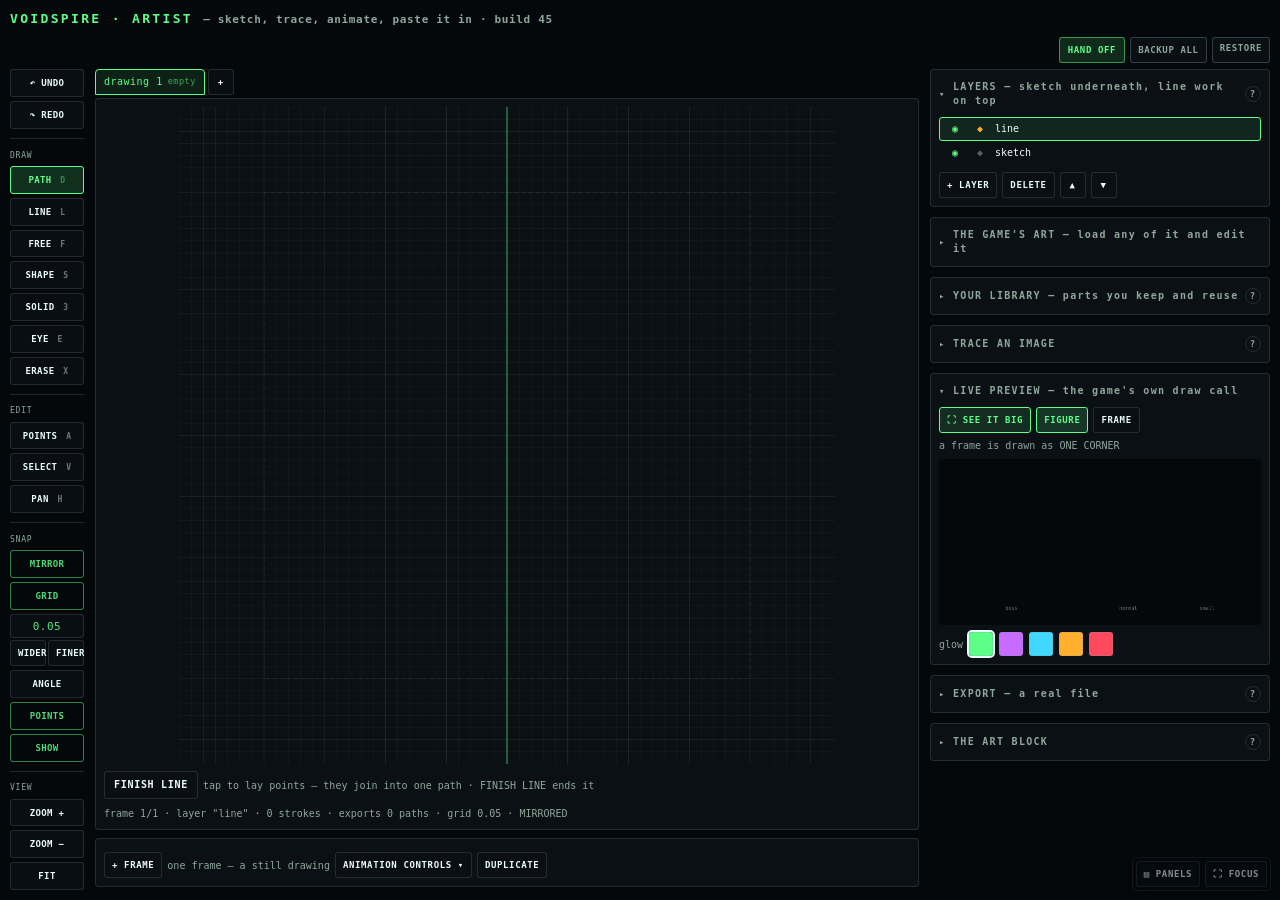
<file: voidspire/tools/artist.html>
<!DOCTYPE html>
<html lang="en">
<head>
<meta charset="UTF-8">
<!-- GitHub Pages serves these with a long cache, and a single-file tool means
     one stale document hides every change at once. Three separate "that
     feature is missing" reports in this project turned out to be exactly
     that — layers, image tracing and the audio fixes were all reported absent
     while already deployed. Ask the browser to revalidate; the build number in
     the header is the backstop when it does not. -->
<meta http-equiv="Cache-Control" content="no-cache, no-store, must-revalidate">
<meta http-equiv="Pragma" content="no-cache">
<meta http-equiv="Expires" content="0">
<!-- Inline, as a data URI, because this file is meant to travel alone — off a
     USB stick, out of an itch.io zip, straight off the desktop — and a
     <link> to an icon FILE is one more thing that would not be there. A page
     with no icon at all gets a blank tab and asks the server for
     /favicon.ico on the way. -->
<link rel="icon" href="data:image/svg+xml,%3Csvg xmlns='http://www.w3.org/2000/svg' viewBox='0 0 32 32'%3E%3Crect width='32' height='32' fill='%230b0e14'/%3E%3Cg fill='none' stroke='%2360e8ff' stroke-width='2.5' stroke-linecap='round'%3E%3Cpath d='M6 24 L16 6 L26 24'/%3E%3Cpath d='M10 18 L22 18'/%3E%3C/g%3E%3C/svg%3E">
<meta name="viewport" content="width=device-width, initial-scale=1.0, maximum-scale=1.0, user-scalable=no, viewport-fit=cover">
<title>VOIDSPIRE · ARTIST</title>
<style>
  :root {
    --bg: #04080a; --panel: #0a1014; --line: rgba(120,150,165,0.22);
    --text: #eafcff; --dim: #8fa79a; --green: #5dff88; --amber: #ffb02e;
    --cyan: #41d8ff; --red: #ff4a5e; --violet: #c86bff;
  }
  * { box-sizing: border-box; -webkit-tap-highlight-color: transparent; }
  body {
    margin: 0; background: var(--bg); color: var(--text);
    font: 12px/1.4 ui-monospace, SFMono-Regular, Menlo, monospace;
    padding: 10px; overscroll-behavior: none;
  }
  h1 { font-size: 13px; letter-spacing: .18em; margin: 0 0 9px; color: var(--green); }
  h1 span { color: var(--dim); letter-spacing: .06em; font-size: 11px; }
  /* THREE COLUMNS ON A WIDE SCREEN: a tool rail, the canvas, the panels.
   * The page was centred at 1400px with the tools stacked underneath, which
   * left a dead margin down each side and pushed the canvas up against its
   * own controls. A rail is where every drawing program puts them and where
   * the hand goes looking. Below 1000px it lies back down as a strip above
   * the canvas, because a phone has no margin to spare. */
  /* width:100% matters more than it looks. .wrap is a flex item of the body
     with margin:0 auto, and an auto cross-axis margin makes a flex item size
     to its CONTENT rather than stretch — so the grid never spanned the window
     and its 1fr column resolved against the width of the canvas inside it,
     which is circular. Hiding the panels changed the template and the column
     came out the same 967px it had been. */
  .wrap { display: grid; gap: 11px; grid-template-columns: 1fr; width: 100%; max-width: 1700px; margin: 0 auto; }
  @media (min-width: 1000px) { .wrap { grid-template-columns: 74px minmax(0,1fr) 340px; } }

  /* ==================================================================
   * CANVAS FIRST
   * ==================================================================
   * Measured before this: the canvas was 21% of the screen on a desktop, and
   * 19% on a laptop. Procreate gives its canvas essentially the whole display
   * and hides everything else behind gestures; Photoshop with its default
   * panels is around 60%. A drawing tool that spends four fifths of the
   * screen on its own chrome is a control panel that happens to have a canvas.
   *
   * Two levels, because the two situations are different. PANELS hides the
   * column of boxes on the right — the reference material — and keeps every
   * tool. FOCUS hides the tools as well and leaves the drawing and nothing
   * else, for looking at what you have actually made.
   *
   * Tab and Shift+Tab, which is what MyPaint's most-requested issue asked for
   * and what draw.io, Figma and Blender all bind. Both are remembered, so the
   * layout you work in is the one you get back. */
  body.no-panels .wrap { grid-template-columns: 74px minmax(0,1fr); }
  body.no-panels .side { display: none; }
  body.focus .rail, body.focus .side, body.focus > h1, body.focus .framestrip { display: none; }
  body.focus .wrap { grid-template-columns: minmax(0,1fr); }
  body.focus #vsbar { display: none !important; }
  /* The way back out is always on screen. A mode you can enter and not leave
     is a trap, and the keyboard is not a discoverable answer on a tablet. */
  #viewBar {
    position: fixed; right: 10px; bottom: 10px; z-index: 500;
    display: flex; gap: 5px; opacity: .55; transition: opacity .15s;
    background: var(--bg); border-radius: 4px; padding: 3px;
    box-shadow: 0 0 0 1px var(--line), 0 4px 14px rgba(0,0,0,.5);
  }
  #viewBar:hover { opacity: 1; }

  /* ==================================================================
   * ONE PANEL OPEN AT A TIME, AND THE PROSE FOLDED AWAY
   * ==================================================================
   * Measured before this: six panels open at once and 854 characters of
   * explanation on screen. That is Corel Painter's oldest and best-documented
   * complaint — "busy", "chaotic", users "stuck in menus and settings before
   * they can even start" — and the answer everyone converges on is
   * progressive disclosure: show the eighty percent, keep the rest one click
   * away and clearly marked.
   *
   * So every panel heading is now a switch, the state is remembered, and the
   * paragraph explaining each panel hides behind a ? in its own header. The
   * text is good and worth keeping; it is worth keeping where it can be asked
   * for rather than where it has to be read past. */
  .box > h2 {
    cursor: pointer; user-select: none; display: flex; align-items: center;
    gap: 6px; margin: 0; padding: 2px 0;
  }
  .box > h2 .caret { color: var(--dim); font-size: 9px; width: 8px; flex: 0 0 auto; }
  .box > h2 .why {
    margin-left: auto; border: 1px solid var(--line); border-radius: 50%;
    width: 16px; height: 16px; line-height: 14px; text-align: center;
    color: var(--dim); font-size: 9px; flex: 0 0 auto;
  }
  .box > h2 .why:hover { border-color: var(--cyan); color: var(--cyan); }
  .box.shut > h2 { margin: 0; }
  .box.shut > *:not(h2) { display: none !important; }
  .box p.hint.why-text { display: none; }
  .box.why-open p.hint.why-text { display: block; }
  body.focus #viewBar { opacity: 1; }
  .rail { display: flex; flex-direction: row; flex-wrap: wrap; gap: 4px; align-content: start; }
  /* The pickers scroll INSIDE the rail rather than lengthening it. Seventeen
     solids added four rows and pushed MIRROR, GRID and the zoom buttons off
     the bottom of the screen — the tools you reach for constantly, displaced
     by a list you use once per drawing. */
  #railShapes { max-height: 32vh; overflow-y: auto; }
  /* A PICTURE OF EACH SOLID, not its name. Seventeen text labels asked you to
     know the difference between a PRISM and a CRYSTAL before you had seen
     either, so choosing one meant placing it, looking, undoing and trying the
     next. The thumbnails are drawn by the same projector that draws the real
     thing, so what you pick is what you get. */
  /* ==================================================================
   * DOCUMENT TABS — above the canvas, where every editor puts them.
   * Small, because they are navigation and not the work; the active one is
   * lifted rather than shouted, since the canvas below it already says which
   * drawing you are in. */
  .tabbar {
    display: flex; flex-wrap: wrap; gap: 3px; align-items: stretch;
    margin-bottom: 3px; flex: 0 0 auto;
  }
  .tabbar .tab {
    display: flex; align-items: center; gap: 5px; cursor: pointer;
    background: rgba(10,16,20,0.9); border: 1px solid var(--line);
    border-bottom-color: transparent; border-radius: 4px 4px 0 0;
    padding: 5px 8px; min-height: 26px; font-size: 10px; letter-spacing: .05em;
    color: var(--dim); max-width: 190px;
  }
  .tabbar .tab:hover { border-color: var(--cyan); }
  .tabbar .tab.on {
    background: rgba(93,255,136,0.1); border-color: var(--green);
    color: var(--green);
  }
  .tabbar .tab .tn { overflow: hidden; text-overflow: ellipsis; white-space: nowrap; }
  .tabbar .tab .tc { font-size: 8.5px; opacity: .6; flex: 0 0 auto; }
  .tabbar .tab .tx { opacity: .45; flex: 0 0 auto; padding: 0 2px; }
  .tabbar .tab .tx:hover { opacity: 1; color: var(--red); }
  @media (pointer: coarse) { .tabbar .tab { min-height: 40px; padding: 5px 10px; } }

  /* How coarse the grid is. Four numbers rather than a slider: these are the
     only four anybody wants, and a slider you have to aim at to choose how
     accurately you can aim is its own joke. */
  /* TWO BY TWO, not four across. The rail is 74px wide and the 24px WCAG floor
     is a floor: four buttons in a row cannot each clear it, and the version
     that tried had min-width:0 on them to make them fit — which is just
     opting out of the rule. */
  .steps { display: grid; grid-template-columns: 1fr 1fr; gap: 2px; width: 100%; }
  .steps button { padding: 5px 0; font-size: 9px; }
  /* And the chosen step is a SETTING, so it gets the quiet outline the snap
     switches get. Filled, it was a second thing in the rail shouting as loudly
     as the tool you are holding. */
  /* The size itself, spelled out. It used to be four buttons labelled ·2 ·1 05
     02, which is the number with its meaning filed off — you had to already
     know they were grid sizes to read them as any. Reported as "we only have
     one grid size", by someone who had been using all four. */
  .gnow {
    grid-column: 1 / -1; text-align: center; padding: 4px 0 3px;
    font-size: 11px; letter-spacing: 0.5px;
    color: rgba(93,255,136,0.9);
    background: rgba(10,16,20,0.9);
    border: 1px solid rgba(120,150,165,0.22); border-radius: 3px;
  }

  .sldgrid { display: grid; grid-template-columns: repeat(auto-fill, minmax(50px, 1fr)); gap: 3px; }
  .sldgrid.wide { grid-template-columns: repeat(auto-fill, minmax(58px, 1fr)); }
  .sldgrid button {
    padding: 2px 1px 3px; display: flex; flex-direction: column;
    align-items: center; gap: 1px; line-height: 1;
  }
  .sldgrid canvas { width: 100%; max-width: 40px; height: auto; background: none; }
  .sldgrid .lbl { font-size: 7px; letter-spacing: .03em; color: var(--dim); }
  .sldgrid button.on .lbl { color: var(--cyan); }
  .xgrid { gap: 4px; }
  .xgrid button { flex: 1 1 auto; }
  .sep2 { width: 1px; align-self: stretch; min-height: 14px; background: var(--line); margin: 0 4px; }

  /* THE BIG VIEW. Over everything, because the point is to look at one thing
     without the rest of the tool round the edge of your eye. */
  #theatre {
    position: fixed; inset: 0; z-index: 9000; background: rgba(2,5,7,0.97);
    display: flex; flex-direction: column;
  }
  #theatre .thstage { flex: 1 1 auto; min-height: 0; padding: 8px; }
  #theatre canvas {
    width: 100%; height: 100%; display: block; border-radius: 4px;
    border: 1px solid var(--line); background: #04080a;
  }
  #theatre .thbar {
    flex: 0 0 auto; display: flex; flex-wrap: wrap; gap: 5px; align-items: center;
    padding: 8px 10px calc(8px + env(safe-area-inset-bottom));
    border-top: 1px solid var(--line); background: var(--panel);
  }
  #theatre .thgrow { flex: 1 1 160px; min-width: 90px; }
  /* And on a phone the rail wraps into rows above the canvas, so the same
     list appears twice and shoves the drawing surface off the screen. The bar
     under the canvas already has every one of them. */
  @media (max-width: 860px) {
    #railShapes { display: none !important; }
    /* Seventeen solids wrap to three rows on a phone, and every row of
       controls comes out of the drawing surface. Two rows and a scroll. */
    #solidBar, #shapeBar { max-height: 64px; overflow-y: auto; }
  }
  @media (min-width: 1000px) { .rail { flex-direction: column; flex-wrap: nowrap; } }
  .rail button { width: 100%; padding: 9px 4px; font-size: 9px; letter-spacing: .04em; }
  @media (max-width: 999px) { .rail button { width: auto; } }
  .rail .sep {
    height: 1px; background: var(--line); margin: 5px 0; width: 100%;
  }
  @media (max-width: 999px) { .rail .sep { display: none; } }
  .rail .grp { font-size: 8px; color: var(--dim); letter-spacing: .1em; margin: 2px 0 1px; }
  @media (max-width: 999px) { .rail .grp { display: none; } }
  .stage, .box {
    background: var(--panel); border: 1px solid var(--line); border-radius: 4px; padding: 8px;
  }
  canvas { display: block; width: 100%; height: auto; touch-action: none; border-radius: 3px; }
  .bar { display: flex; flex-wrap: wrap; gap: 5px; margin-top: 7px; align-items: center; }
  button, label.btn {
    background: rgba(10,16,20,0.9); border: 1px solid var(--line); border-radius: 3px;
    color: var(--text); font: 700 10px/1 ui-monospace, monospace; letter-spacing: .07em;
    padding: 8px 9px; cursor: pointer; touch-action: manipulation; display: inline-block;
  }
  button:hover, label.btn:hover { border-color: var(--green); }
  button.on { border-color: var(--green); background: rgba(93,255,136,0.16); color: var(--green); }
  button.warn:hover { border-color: var(--red); color: var(--red); }
  /* ==================================================================
   * SOMETHING BIG ENOUGH TO HIT
   * ==================================================================
   * WCAG 2.2 makes 24x24 CSS pixels a Level AA requirement (2.5.8). Measured
   * before this, 27 of the 50 controls on screen were under it — more than
   * half — and this gets used on a phone, where Apple asks for 44pt and
   * Material for 48dp.
   *
   * 26px everywhere, and 40px once the pointer is coarse. Not 44: the sci-fi
   * shape rack and the solid rack are grids of twenty-odd choices, and at 44
   * they push the canvas off a phone screen, which trades one accessibility
   * problem for a worse one. 40 with real spacing is the honest compromise
   * and it is stated here rather than left for someone to discover.
   * ================================================================== */
  button, label.btn { min-height: 26px; min-width: 26px; }
  button.sm, label.btn.sm { padding: 5px 7px; font-size: 9px; min-height: 26px; }
  @media (pointer: coarse) {
    button, label.btn { min-height: 40px; padding-left: 10px; padding-right: 10px; }
    button.sm, label.btn.sm { min-height: 40px; }
    .sldgrid button { min-height: 52px; }
    .swatch { width: 26px; height: 26px;
    min-width: 24px; min-height: 24px; }
    input[type=range] { height: 34px; }
  }
  /* THE ONE BUTTON IN A BAR THAT DOES THE THING. PLACE IT and BIG VIEW were
     both given this class when they were written and it was never defined, so
     they rendered identical to every other grey button beside them — present,
     and invisible as an affordance. "Where is make bigger?" was asked of a
     screenshot with BIG VIEW in it. */
  button.go {
    border-color: var(--green); color: var(--green);
    background: rgba(93,255,136,0.12);
  }
  button.go:hover { background: rgba(93,255,136,0.22); border-color: var(--green); }
  /* ONE THING IS THE LOUDEST. With the tool and the four snap switches all
     lit the same green, five buttons in the rail claimed the eye at once and
     the one that actually says which tool you are holding did not stand out
     at all. A switch that is ON is a state; the tool you are holding is the
     answer to "what happens when I touch the canvas". The state gets a quiet
     outline, the tool keeps the fill. */
  button.tgl.on {
    background: transparent; border-color: rgba(93,255,136,0.5);
    color: rgba(93,255,136,0.85);
  }
  button.big { padding: 11px 15px; font-size: 12px; border-color: var(--green); color: var(--green); }
  button.big:hover { background: rgba(93,255,136,0.15); }
  button.big:disabled { opacity: .3; cursor: default; border-color: var(--line); color: var(--dim); }
  .k { opacity: .45; font-size: 8px; margin-left: 3px; }
  #undoBar { border-bottom: 1px solid var(--line); padding-bottom: 8px; }
  .side { display: flex; flex-direction: column; gap: 10px; }
  .box h2 { font-size: 10px; letter-spacing: .13em; color: var(--dim); margin: 0 0 7px; font-weight: 700; }
  textarea {
    width: 100%; min-height: 96px; background: #05090b; color: var(--green);
    border: 1px solid var(--line); border-radius: 3px; padding: 7px;
    font: 10px/1.45 ui-monospace, monospace; resize: vertical;
  }
  .hint { color: var(--dim); font-size: 10px; line-height: 1.5; }
  .hint b { color: var(--text); font-weight: 700; }
  .row { display: flex; gap: 6px; align-items: center; flex-wrap: wrap; }
  /* 24px, the WCAG 2.5.8 floor. They were 15 — a colour chip you have to aim at. */
  .swatch { width: 24px; height: 24px; border-radius: 3px; border: 1px solid var(--line); cursor: pointer; }
  .swatch.on { outline: 2px solid var(--text); }
  input[type=range] { flex: 1; min-width: 80px; accent-color: var(--green); }
  /* layers and frames */
  .lay, .frm {
    display: flex; align-items: center; gap: 5px; padding: 4px 5px; border-radius: 3px;
    border: 1px solid transparent; cursor: pointer;
  }
  .lay.sel, .frm.sel { border-color: var(--green); background: rgba(93,255,136,0.09); }
  .lay .nm { flex: 1; font-size: 10px; overflow: hidden; text-overflow: ellipsis; white-space: nowrap; }
  .tog { font-size: 10px; width: 20px; text-align: center; opacity: .35; }
  .tog.on { opacity: 1; color: var(--green); }
  .tog.exp.on { color: var(--amber); }
  .frames { display: flex; gap: 4px; overflow-x: auto; padding-bottom: 3px; }
  .list { max-height: 210px; overflow-y: auto; border: 1px solid var(--line); border-radius: 3px; }
  .it {
    display: flex; align-items: center; gap: 7px; padding: 4px 6px; cursor: pointer;
    border-bottom: 1px solid rgba(120,150,165,0.09);
  }
  .it:hover { background: rgba(93,255,136,0.09); }
  .it canvas { width: 30px; height: 30px; flex: 0 0 30px; background: #05090b; border-radius: 2px; }
  .it .nm { flex: 1; font-size: 10px; overflow: hidden; text-overflow: ellipsis; white-space: nowrap; }
  .it .kd { font-size: 8.5px; color: var(--dim); letter-spacing: .08em; }
  .it .x { color: var(--red); opacity: .5; padding: 0 3px; }
  .it .x:hover { opacity: 1; }
  input[type=text] {
    width: 100%; background: #05090b; color: var(--text); border: 1px solid var(--line);
    border-radius: 3px; padding: 6px; font: 10px ui-monospace, monospace; margin-bottom: 5px;
  }
  .frm {
    flex: 0 0 auto; font-size: 10px; padding: 6px 11px; border-color: var(--line);
    cursor: grab; touch-action: none; user-select: none;
  }
  .frm:active { cursor: grabbing; }
  .frm.dragging { opacity: .55; border-color: var(--amber); background: rgba(255,176,46,0.16); }
  #preview { background: #04080a; }

  /* ==================================================================
   * APP SHELL — the page itself never scrolls or zooms
   * ==================================================================
   * These were ordinary documents: the body grew as tall as its content, so
   * the canvas scrolled out of view while you were working on it, a pinch
   * zoomed the whole page instead of the tool, and dragging on a canvas that
   * had no touch-action scrolled the document out from under the pointer.
   *
   * That is what made them feel like they needed to be a desktop app. They do
   * not — they need to behave like one. The page is now a fixed-height frame
   * with its panels scrolling INSIDE it, so the work surface stays put and
   * only the thing you are reading moves.
   * ================================================================== */
  html, body {
    height: 100%; max-height: 100%; margin: 0;
    overflow: hidden; overscroll-behavior: none;
  }
  body { display: flex; flex-direction: column; }
  body > h1 { flex: 0 0 auto; }
  .wrap { flex: 1 1 auto; min-height: 0; align-items: stretch; }
  .wrap > * { min-height: 0; overflow-y: auto; overflow-x: hidden; }
  /* A drag on a canvas is always a drag, never a scroll or a pinch. */
  canvas { touch-action: none; }
  /* THE CONTROLS STAY IN VIEW. Making the page a fixed shell let the canvas
   * fill the column and push the shape picker and the frame strip below the
   * fold, where they had to be scrolled to — which is worse than the scrolling
   * problem the shell was fixing. The canvas is capped instead, and everything
   * that is a CONTROL sits outside the scrolling part. */
  .mid { display: flex; flex-direction: column; min-height: 0; overflow: hidden !important; }
  .mid .stage { flex: 0 0 auto; }
  /* SIZED FROM WHAT IS ACTUALLY LEFT, by fitPad(), not from a guess.
   * It was max-height:58vh — a number picked to leave room for the controls
   * below it. On a 950px screen that is 551px of canvas and 21% of the
   * display, against roughly 60% for Photoshop with its panels out and
   * effectively all of it for Procreate. And a fixed vh cannot be right
   * twice: the controls take about 240px whatever the screen, which is a
   * quarter of a desktop and a third of a small laptop. Measuring the leftover
   * gives the canvas everything the controls do not need, on any screen and
   * in any of the view modes. */
  #pad { width: auto; max-width: 100%; aspect-ratio: 1 / 1; margin: 0 auto; }
  .framestrip { flex: 0 0 auto; margin-top: 8px; }
  .framestrip .bar { margin-top: 5px; }
  /* A STILL DRAWING DOES NOT NEED THE ANIMATION CONTROLS.
     The strip is 96px — the single biggest thing in the column after the
     canvas itself — and on a 720px laptop that is the difference between a
     414px canvas and a 500px one. Most drawings have one frame, so most of
     the time it is 96px spent on onion skin, fps and a strip with one
     thumbnail in it. It folds itself away until there is an animation, and
     one tap brings it back. */
  /* Tucked, the heading is saying nothing the row below it does not — and on
     a 720px laptop those twenty pixels are the difference between the canvas
     clearing its budget and not. ANIMATION CONTROLS in the row opens it. */
  .framestrip.tucked > h2 { display: none; }
  .framestrip.tucked .frames { display: none; }
  /* The two that START an animation stay. Hiding DUPLICATE with the rest was
     the wrong cut: copying the drawing and changing it is how an animation
     usually begins, so the control for it cannot be the thing you have to
     open the animation controls to reach. */
  .framestrip.tucked .bar > *:not(#fAdd):not(#fDup):not(#fOpen) { display: none; }
  .framestrip.tucked .tuckhint { display: inline !important; }
  .framestrip .tuckhint, .framestrip #fOpen { display: none; }
  .framestrip.tucked #fOpen { display: inline-block; }
</style>
</head>
<body>
<h1>VOIDSPIRE · ARTIST <span>— sketch, trace, animate, paste it in · <b id="ver"></b></span></h1>

<div id="viewBar">
  <button id="vPanels" class="sm" title="Hide the panels on the right (Tab)">▤ PANELS</button>
  <button id="vFocus" class="sm" title="Just the drawing (Shift+Tab)">⛶ FOCUS</button>
</div>
<div class="wrap">
  <div class="rail">
    <button id="bUndo" title="Undo (Cmd/Ctrl+Z)">↶ UNDO</button>
    <button id="bRedo" title="Redo (Cmd/Ctrl+Shift+Z)">↷ REDO</button>
    <div class="sep"></div>
    <div class="grp">DRAW</div>
    <button id="mDraw" class="on" title="Path — taps join into one stroke (D)">PATH <span class="k">D</span></button>
    <button id="mLine" title="One straight segment per drag (L)">LINE <span class="k">L</span></button>
    <button id="mFree" title="Freehand, simplified on release (F)">FREE <span class="k">F</span></button>
    <button id="mShape" title="Drag a box, the shape fills it (S)">SHAPE <span class="k">S</span></button>
    <div id="railShapes" style="display:none">
      <button class="sm shp on" data-shp="circle">● CIRCLE</button>
      <button class="sm shp" data-shp="ellipse">⬭ ELLIPSE</button>
      <button class="sm shp" data-shp="rect">▭ RECT</button>
      <button class="sm shp" data-shp="square">◻ SQUARE</button>
      <button class="sm shp" data-shp="round">▢ ROUNDED</button>
      <button class="sm shp" data-shp="tri">▲ TRIANGLE</button>
      <button class="sm shp" data-shp="poly">⬡ POLYGON</button>
      <button class="sm shp" data-shp="star">✶ STAR</button>
      <button class="sm shp" data-shp="arc">◠ ARC</button>
      <div class="grp" style="margin-top:5px">SCI-FI</div>
      <button class="sm shp" data-shp="panel">▱ PANEL</button>
      <button class="sm shp" data-shp="hexcell">⬢ HEX CELL</button>
      <button class="sm shp" data-shp="bracket">⌐ BRACKETS</button>
      <button class="sm shp" data-shp="reticle">◎ RETICLE</button>
      <button class="sm shp" data-shp="vents">▤ VENTS</button>
      <button class="sm shp" data-shp="hazard">▨ HAZARD</button>
      <button class="sm shp" data-shp="gear">⚙ GEAR</button>
      <button class="sm shp" data-shp="dish">◡ DISH</button>
      <button class="sm shp" data-shp="circuit">⌐ CIRCUIT</button>
      <button class="sm shp" data-shp="burst">✳ BURST</button>
      <button class="sm shp" data-shp="segring">◍ SEG RING</button>
      <button class="sm shp" data-shp="capsule">▬ CAPSULE</button>
      <button class="sm shp" data-shp="chevron">» CHEVRON</button>
      <button class="sm shp" data-shp="grid">▦ GRID</button>
      <input type="range" id="shpN2" min="3" max="12" value="6" style="width:100%;margin-top:3px">
      <div class="hint" style="text-align:center" id="shpNN2">6 sides</div>
    </div>
    <button id="mSolid" title="A 3D solid you can drag to turn (3)">SOLID <span class="k">3</span></button>
    <button id="mEye" title="Place a glowing pip (E)">EYE <span class="k">E</span></button>
    <button id="mErase" title="Drag over strokes to rub them out (X)">ERASE <span class="k">X</span></button>
    <div class="sep"></div>
    <div class="grp">EDIT</div>
    <button id="mEdit" title="Drag points; DELETE removes one (A)">POINTS <span class="k">A</span></button>
    <button id="mSel" title="Marquee select and transform (V)">SELECT <span class="k">V</span></button>
    <button id="mPan" title="Drag the canvas (H) — or hold SPACE anywhere">PAN <span class="k">H</span></button>
    <div class="sep"></div>
    <div class="grp">SNAP</div>
    <button id="bMirror" class="tgl" title="Draw one half, get the other">MIRROR</button>
    <button id="bSnap" class="tgl" title="Land every point on the grid">GRID</button>
    <div id="gridSteps" class="steps">
      <div class="gnow" id="gStepNow" title="The size of one grid square, and what every point snaps to.">0.05</div>
      <button id="gWider" class="sm" title="A bigger grid — for blocking a shape out.  Shortcut: [">WIDER</button>
      <button id="gFiner" class="sm" title="A finer grid — for detail.  Shortcut: ]">FINER</button>
    </div>
    <button id="bAngle" class="tgl" title="Straight lines only — 0, 45 and 90 degrees (or hold SHIFT)">ANGLE</button>
    <button id="bMag" class="tgl" title="Snap to nearby existing points">POINTS</button>
    <button id="bGrid" class="tgl" title="Show the grid">SHOW</button>
    <div class="sep"></div>
    <div class="grp">VIEW</div>
    <button id="zIn">ZOOM +</button>
    <button id="zOut">ZOOM −</button>
    <button id="zFit">FIT</button>
  </div>

  <div class="mid">
    <div class="tabbar" id="tabBar"></div>
    <div class="stage">
      <canvas id="pad" width="1100" height="1100"></canvas>
      <div class="bar">
        <button id="bFinish">FINISH LINE</button>
        <span class="hint" id="modeHint"></span>
      </div>
      <div class="bar" id="shapeBar" style="display:none">
        <span class="hint">shape</span>
        <button class="sm shp on" data-shp="circle">CIRCLE</button>
        <button class="sm shp" data-shp="ellipse">ELLIPSE</button>
        <button class="sm shp" data-shp="rect">RECT</button>
        <button class="sm shp" data-shp="square">SQUARE</button>
        <button class="sm shp" data-shp="round">ROUNDED</button>
        <button class="sm shp" data-shp="tri">TRIANGLE</button>
        <button class="sm shp" data-shp="poly">POLYGON</button>
        <button class="sm shp" data-shp="star">STAR</button>
        <button class="sm shp" data-shp="arc">ARC</button>
        <button class="sm shp" data-shp="panel">PANEL</button>
        <button class="sm shp" data-shp="hexcell">HEX CELL</button>
        <button class="sm shp" data-shp="bracket">BRACKETS</button>
        <button class="sm shp" data-shp="reticle">RETICLE</button>
        <button class="sm shp" data-shp="vents">VENTS</button>
        <button class="sm shp" data-shp="hazard">HAZARD</button>
        <button class="sm shp" data-shp="gear">GEAR</button>
        <button class="sm shp" data-shp="dish">DISH</button>
        <button class="sm shp" data-shp="circuit">CIRCUIT</button>
        <button class="sm shp" data-shp="burst">BURST</button>
        <button class="sm shp" data-shp="segring">SEG RING</button>
        <button class="sm shp" data-shp="capsule">CAPSULE</button>
        <button class="sm shp" data-shp="chevron">CHEVRON</button>
        <button class="sm shp" data-shp="grid">GRID</button>
        <span class="hint">points</span>
        <input type="range" id="shpN" min="3" max="12" value="6" style="max-width:80px">
        <span class="hint" id="shpNN">6</span>
      </div>
      <div id="solidBar" class="sldgrid wide" style="display:none">
      <button class="sld on" data-sld="cube" title="CUBE"><canvas class="sthumb" data-thumb="b:cube" width="76" height="76"></canvas><span class="lbl">CUBE</span></button>
      <button class="sld" data-sld="girder" title="GIRDERS"><canvas class="sthumb" data-thumb="b:girder" width="76" height="76"></canvas><span class="lbl">GIRDERS</span></button>
      <button class="sld" data-sld="tetra" title="TETRA"><canvas class="sthumb" data-thumb="b:tetra" width="76" height="76"></canvas><span class="lbl">TETRA</span></button>
      <button class="sld" data-sld="octa" title="OCTA"><canvas class="sthumb" data-thumb="b:octa" width="76" height="76"></canvas><span class="lbl">OCTA</span></button>
      <button class="sld" data-sld="icosa" title="D20"><canvas class="sthumb" data-thumb="b:icosa" width="76" height="76"></canvas><span class="lbl">D20</span></button>
      <button class="sld" data-sld="pyramid" title="PYRAMID"><canvas class="sthumb" data-thumb="b:pyramid" width="76" height="76"></canvas><span class="lbl">PYRAMID</span></button>
      <button class="sld" data-sld="prism" title="PRISM"><canvas class="sthumb" data-thumb="b:prism" width="76" height="76"></canvas><span class="lbl">PRISM</span></button>
      <button class="sld" data-sld="cone" title="CONE"><canvas class="sthumb" data-thumb="b:cone" width="76" height="76"></canvas><span class="lbl">CONE</span></button>
      <button class="sld" data-sld="sphere" title="SPHERE"><canvas class="sthumb" data-thumb="b:sphere" width="76" height="76"></canvas><span class="lbl">SPHERE</span></button>
      <button class="sld" data-sld="torus" title="TORUS"><canvas class="sthumb" data-thumb="b:torus" width="76" height="76"></canvas><span class="lbl">TORUS</span></button>
      <button class="sld" data-sld="crystal" title="CRYSTAL"><canvas class="sthumb" data-thumb="b:crystal" width="76" height="76"></canvas><span class="lbl">CRYSTAL</span></button>
      <button class="sld" data-sld="ship" title="SHIP"><canvas class="sthumb" data-thumb="b:ship" width="76" height="76"></canvas><span class="lbl">SHIP</span></button>
      <button class="sld" data-sld="satellite" title="SAT"><canvas class="sthumb" data-thumb="b:satellite" width="76" height="76"></canvas><span class="lbl">SAT</span></button>
      <button class="sld" data-sld="station" title="STATION"><canvas class="sthumb" data-thumb="b:station" width="76" height="76"></canvas><span class="lbl">STATION</span></button>
      <button class="sld" data-sld="gyro" title="GYRO"><canvas class="sthumb" data-thumb="b:gyro" width="76" height="76"></canvas><span class="lbl">GYRO</span></button>
      <button class="sld" data-sld="turret" title="TURRET"><canvas class="sthumb" data-thumb="b:turret" width="76" height="76"></canvas><span class="lbl">TURRET</span></button>
      <button class="sld" data-sld="pod" title="POD"><canvas class="sthumb" data-thumb="b:pod" width="76" height="76"></canvas><span class="lbl">POD</span></button>
      </div>
      <div class="bar" id="solidCtl" style="display:none">
        <button id="sPlace" class="sm go">PLACE IT ↵</button>
        <span class="hint">view</span>
        <button class="sm vw" data-vw="0,0">FRONT</button>
        <button class="sm vw" data-vw="35,20">3/4</button>
        <button class="sm vw" data-vw="90,0">SIDE</button>
        <button class="sm vw" data-vw="35,70">TOP</button>
        <span class="sep2"></span>
        <span class="hint">turn</span>
        <input type="range" id="sYaw" min="0" max="359" value="35" style="max-width:110px">
        <span class="hint" id="sYawN">35°</span>
        <span class="hint">tilt</span>
        <input type="range" id="sTilt" min="-80" max="80" value="20" style="max-width:110px">
        <span class="hint" id="sTiltN">20°</span>
        <span class="hint">perspective</span>
        <input type="range" id="sPersp" min="0" max="100" value="35" style="max-width:90px">
        <span class="hint" id="sPerspN">35%</span>
        <button id="sCull" class="sm on" title="Hide the edges that belong only to faces pointing away">HIDE BACK</button>
      </div>
      <div class="bar" id="solidSpin" style="display:none">
        <span class="hint">spin about</span>
        <button class="sm axis on" data-axis="y">Y</button>
        <button class="sm axis" data-axis="x">X</button>
        <span class="hint">frames</span>
        <input type="range" id="sFrames" min="2" max="24" value="12" style="max-width:110px">
        <span class="hint" id="sFramesN">12</span>
        <button id="sBake" class="sm">BAKE SPIN →</button>
        <span class="hint" id="sCost"></span>
      </div>
      <div class="bar" id="eyeBar" style="display:none">
        <span class="hint">eye size</span>
        <span class="gnow" id="eyeNow" style="grid-column:auto;min-width:52px">0.04</span>
        <button id="eSmall" class="sm" title="A smaller pip">SMALLER</button>
        <button id="eBig" class="sm" title="A bigger pip">BIGGER</button>
        <span class="sep2"></span>
        <button id="eAll" class="sm" title="Give every eye already in this drawing the size above">SET ALL TO IT</button>
        <span class="hint" id="eyeHint">click the canvas to place one</span>
      </div>
      <div class="bar" id="selBar" style="display:none">
        <span class="hint" id="selCount">nothing selected</span>
        <button id="tSwing" class="sm on" title="What dragging the selection does. SWING turns it about its joints; SLIDE pushes it with the joints staying put, so the lines into them change length; MOVE takes the whole thing.">SWING</button>
        <button id="tSplit" class="sm" title="Make the two halves of a mirrored stroke into separate lines you can edit apart. The drawing itself does not change.">SPLIT ⇹</button>
        <button id="tPivot" class="sm" title="Overrule the joint that was found — tap anywhere to turn about that instead">PIVOT</button>
        <button id="tRotL" class="sm">↺ 15°</button>
        <button id="tRotR" class="sm">↻ 15°</button>
        <button id="tBig" class="sm">SCALE +</button>
        <button id="tSmall" class="sm">SCALE −</button>
        <button id="tFlip" class="sm">FLIP</button>
        <button id="tDup" class="sm">DUPLICATE</button>
        <button id="tDel" class="sm warn">DELETE</button>
        <button id="selNone" class="sm">CLEAR</button>
        <span class="sep2"></span>
        <button id="tRepeat" class="sm go">REPEAT →</button>
        <input type="number" id="tRepeatN" min="1" max="16" value="4" style="width:52px">
        <span class="hint" id="repHint">frames, each one step further</span>
      </div>
      <div class="bar"><span class="hint" id="status"></span></div>
    </div>

    <div class="box framestrip">
      <h2 id="framesH2">FRAMES — more than one makes it an animation · drag one to reorder</h2>
      <div class="frames" id="frameList"></div>
      <div class="bar">
        <button id="fAdd" class="sm">+ FRAME</button>
        <span class="hint tuckhint">one frame — a still drawing</span>
        <button id="fOpen" class="sm">ANIMATION CONTROLS ▾</button>
        <button id="fDup" class="sm">DUPLICATE</button>
        <button id="fDel" class="sm warn">DELETE</button>
        <button id="fPlay" class="sm">▶ PLAY</button>
        <button id="fBig" class="sm go">⛶ BIG VIEW</button>
        <button id="bOnion" class="sm">ONION</button>
        <span class="hint">fps</span>
        <input type="range" id="fps" min="2" max="24" value="8" style="max-width:110px">
        <span class="hint" id="fpsN">8</span>
        <span style="width:10px"></span>
        <span class="hint">freehand smoothing</span>
        <input type="range" id="smooth" min="1" max="60" value="18" style="max-width:110px">
        <span class="hint" id="smoothN">18</span>
      </div>
    </div>
  </div>

  <div class="side">
    <div class="box">
      <h2>LAYERS — sketch underneath, line work on top</h2>
      <div id="layerList"></div>
      <div class="bar">
        <button id="lAdd" class="sm">+ LAYER</button>
        <button id="lDel" class="sm warn">DELETE</button>
        <button id="lUp" class="sm">▲</button>
        <button id="lDown" class="sm">▼</button>
      </div>
      <p class="hint" style="margin:7px 0 0">
        The <b>eye</b> column shows a layer; the <b>◆</b> column decides whether
        it is <b>exported</b>. Turn ◆ off on your sketch layer and it stays a
        guide you can see but the game never gets.
      </p>
    </div>

    <div class="box">
      <h2>THE GAME'S ART — load any of it and edit it</h2>
      <input type="text" id="aSearch" placeholder="search the game's art…">
      <div class="bar" style="margin:0 0 5px">
        <button id="kAll" class="sm on">ALL</button>
        <button id="kPlayer" class="sm">PLAYER</button>
        <button id="kEnemy" class="sm">ENEMIES</button>
        <button id="kEng" class="sm">ENGRAVINGS</button>
        <button id="kCard" class="sm">CARDS</button>
      </div>
      <div class="list" id="assetList"></div>
    </div>

    <div class="box">
      <h2>YOUR LIBRARY — parts you keep and reuse</h2>
      <div class="bar" style="margin-top:0">
        <button id="libAdd" class="sm">+ ADD THIS DRAWING</button>
        <button id="libExport" class="sm">EXPORT</button>
        <label class="btn sm">IMPORT<input type="file" id="libIn" accept="application/json" hidden></label>
      </div>
      <div class="list" id="libList" style="margin-top:6px"></div>
      <p class="hint" style="margin:6px 0 0">
        Tap a saved part to <b>drop it into the current layer</b> — build a
        collection of arms, heads, housings and reuse them. Kept in this
        browser; EXPORT if you want it on another device.
      </p>
    </div>

    <div class="box">
      <h2>TRACE AN IMAGE</h2>
      <div class="bar">
        <label class="btn">LOAD IMAGE<input type="file" id="imgIn" accept="image/*" hidden></label>
        <button id="imgClear" class="sm warn">REMOVE</button>
      </div>
      <div class="row" style="margin-top:6px">
        <span class="hint">fade</span>
        <input type="range" id="imgA" min="0" max="100" value="45">
      </div>
      <p class="hint" style="margin:6px 0 0">
        Photograph a paper sketch or drop in an iPad drawing and trace straight
        over it. It is never exported.
      </p>
    </div>

    <div class="box">
      <h2>LIVE PREVIEW — the game's own draw call</h2>
      <div class="bar" style="margin:0 0 6px">
        <button id="pvBig" class="sm go">⛶ SEE IT BIG</button>
        <button id="pvFig" class="sm on">FIGURE</button>
        <button id="pvFrame" class="sm">FRAME</button>
        <span class="hint">a frame is drawn as ONE CORNER</span>
      </div>
      <canvas id="preview" width="640" height="330" style="cursor:zoom-in"
              title="Click to watch it full screen"></canvas>
      <div class="row" style="margin-top:7px">
        <span class="hint">glow</span>
        <span class="swatch on" data-col="#5dff88" style="background:#5dff88"></span>
        <span class="swatch" data-col="#c86bff" style="background:#c86bff"></span>
        <span class="swatch" data-col="#41d8ff" style="background:#41d8ff"></span>
        <span class="swatch" data-col="#ffb02e" style="background:#ffb02e"></span>
        <span class="swatch" data-col="#ff4a5e" style="background:#ff4a5e"></span>
      </div>
    </div>

    <div class="box">
      <h2>EXPORT — a real file</h2>
      <div class="bar" style="margin-top:0">
        <span class="hint">name</span>
        <input type="text" id="xName" value="drawing" style="flex:1;min-width:80px">
      </div>
      <p class="hint" style="margin:7px 0 3px">for a game</p>
      <div class="bar xgrid" id="xFormat" style="margin-top:0">
        <button class="sm" data-x="sheet">SPRITE SHEET + JSON</button>
        <button class="sm" data-x="frames">PNG FRAMES .ZIP</button>
        <button class="sm" data-x="svg">SVG</button>
        <button class="sm" data-x="json">PROJECT .JSON</button>
        <span style="flex-basis:100%;height:0"></span>
        <span class="hint" style="width:100%;margin:5px 0 0">to send to someone</span>
        <button class="sm" data-x="gif">ANIMATED GIF</button>
        <button class="sm" data-x="video">VIDEO (MP4/WEBM)</button>
        <button class="sm on" data-x="png">PNG</button>
      </div>
      <div class="bar">
        <span class="hint">on</span>
        <span id="xBg" style="display:contents">
          <button class="sm" data-bg="none">NOTHING</button>
          <button class="sm on" data-bg="dark">DARK</button>
          <button class="sm" data-bg="light">LIGHT</button>
        </span>
      </div>
      <div class="bar">
        <span class="hint">frame</span>
        <span id="xShape" style="display:contents">
          <button class="sm on" data-shape="square">SQUARE</button>
          <button class="sm" data-shape="post">POST 4:5</button>
          <button class="sm" data-shape="story">STORY 9:16</button>
        </span>
      </div>
      <div class="fld"><label>SIZE</label>
        <input type="range" id="xSize" min="128" max="2048" step="64" value="1024">
        <span class="v" id="xSizeN">1024px</span></div>
      <div class="fld"><label>MARGIN</label>
        <input type="range" id="xPad" min="0" max="30" value="8">
        <span class="v" id="xPadN">8%</span></div>
      <div class="bar">
        <button id="xGo" class="go">SAVE IT</button>
        <span class="hint" id="xWhat"></span>
      </div>
      <p class="hint" style="margin:7px 0 0">
        <b>SPRITE SHEET</b> is what Unity, Godot, Phaser and Aseprite read — one
        strip plus a .json saying how to cut it. <b>SVG</b> stays sharp at any
        size and animates on its own. <b>GIF</b> plays anywhere and needs
        nothing installed; <b>VIDEO</b> is what Instagram takes. <b>NOTHING</b>
        as a ground gives you transparency, which GIF and PNG keep and video
        cannot.
      </p>
    </div>

    <div class="box">
      <h2>THE ART BLOCK</h2>
      <textarea id="out" readonly></textarea>
      <div class="bar">
        <button id="bCopy">COPY</button>
        <button id="bLoad">LOAD FROM BOX</button>
        <button id="bSave" class="sm">SAVE .JSON</button>
        <button id="bWipe" class="sm warn">RESET TOOL</button>
        <label class="btn sm">OPEN .JSON<input type="file" id="projIn" accept="application/json" hidden></label>
      </div>
      <p class="hint" style="margin:7px 0 0">
        One frame exports <b>art: { p, e }</b>. Two or more export
        <b>art: { fps, frames: [...] }</b>, which the renderer plays on a loop.
        Paste into <b>js/enemies.js</b>, <b>js/dice.js</b> or
        <b>js/cardart.js</b>. <b>SAVE .JSON</b> keeps layers and frames so you
        can carry on later — the art block alone cannot.
      </p>
    </div>
  </div>
</div>

<div id="theatre" style="display:none">
  <div class="thstage"><canvas id="thCanvas"></canvas></div>
  <div class="thbar">
    <button id="thPrev" class="sm" title="Previous frame (←)">◀</button>
    <button id="thPlay" class="sm">▶ PLAY</button>
    <button id="thNext" class="sm" title="Next frame (→)">▶</button>
    <span class="hint" id="thFrame">1 / 1</span>
    <input type="range" id="thScrub" min="0" max="0" value="0" class="thgrow">
    <span class="hint">speed</span>
    <input type="range" id="thFps" min="2" max="24" value="8" style="max-width:110px">
    <span class="hint" id="thFpsN">8 fps</span>
    <span class="sep2"></span>
    <span class="hint">size</span>
    <button class="sm thz on" data-z="1">FIT</button>
    <button class="sm thz" data-z="1.6">BIG</button>
    <button class="sm thz" data-z="0.55">SMALL</button>
    <span class="sep2"></span>
    <span class="hint">on</span>
    <button class="sm thbg on" data-bg="dark">DARK</button>
    <button class="sm thbg" data-bg="grid">GRID</button>
    <button class="sm thbg" data-bg="light">LIGHT</button>
    <button id="thSizes" class="sm on" title="Also show it at the sizes the game draws it">REAL SIZES</button>
    <span class="sep2"></span>
    <button id="thClose" class="sm warn">CLOSE ✕</button>
  </div>
</div>
<script src="assets.js"></script>
<script>
(function () {
  var pad = document.getElementById('pad'), px = pad.getContext('2d');
  var pv = document.getElementById('preview'), pc = pv.getContext('2d');

  /* THE CANVAS TAKES WHAT THE CONTROLS DO NOT.
   * Measured rather than guessed: every child of the column that is not the
   * canvas is asked how tall it is, and the canvas gets the rest, square, up
   * to the width available. Hiding the panels or entering focus therefore
   * makes it genuinely bigger instead of leaving it at its old size in a
   * wider column, which is what a fixed cap did. */
  function fitPad() {
    var mid = document.querySelector('.mid'), stage = document.querySelector('.mid .stage');
    if (!mid || !stage) return;
    /* Only charge for the gap under things that are actually there. Six of
     * the bars in the stage are hidden at any moment — they belong to the
     * other tools — and adding a gap for each cost thirty pixels of canvas
     * for rows nobody could see. */
    var used = 0, i, h;
    for (i = 0; i < mid.children.length; i++) {
      if (mid.children[i] === stage) continue;
      h = mid.children[i].getBoundingClientRect().height;
      if (h > 0) used += h + 9;
    }
    for (i = 0; i < stage.children.length; i++) {
      if (stage.children[i] === pad) continue;
      h = stage.children[i].getBoundingClientRect().height;
      if (h > 0) used += h + 5;
    }
    var wide = stage.getBoundingClientRect().width - 18;
    var side;
    if (window.innerWidth < 1000) {
      /* Below the three-column breakpoint the page is ONE column and the
       * canvas is a grid row among several, so "the column's height minus the
       * controls" is not the screen's height minus the controls — measuring it
       * that way collapsed the canvas to its floor and made a phone worse than
       * it had been. A fraction of the viewport is the honest answer there. */
      side = Math.min(wide, Math.round(window.innerHeight * 0.42));
    } else {
      /* Measured against .wrap, NOT .mid. The column's own height is derived
       * from its content, which includes the canvas — so sizing the canvas
       * from it is circular, and it walked itself down by seventy pixels on
       * every view change until it settled well short of the room available.
       * .wrap is sized by the fixed shell and does not move. */
      var frame = document.querySelector('.wrap').getBoundingClientRect().height;
      side = Math.min(frame - used - 18, wide);
    }
    side = Math.max(200, side);
    pad.style.width = side + 'px';
    pad.style.height = side + 'px';
  }
  window.addEventListener('resize', function () { fitPad(); drawPad(); });
  /* Measure AFTER the browser has laid out. Called inline at boot it read a
   * frame strip that had not been rendered yet, came out 72px too generous,
   * and then corrected itself the first time anything else called it — which
   * looks like the canvas shrinking on its own for no reason. */
  function fitPadSoon() {
    // twice: the first frame lays out the bars, the second measures them
    requestAnimationFrame(function () {
      fitPad();
      requestAnimationFrame(function () { fitPad(); drawPad(); });
    });
  }
  var out = document.getElementById('out'), status = document.getElementById('status');
  /* WHAT JUST HAPPENED, ALONGSIDE WHAT IS TRUE. Commands used to replace the
   * status line with their own message, which threw away the frame, layer and
   * stroke counts every time one ran — the same disagreement between the
   * display and the data that has bitten this tool at every turn, only in the
   * other direction. drawPad still writes the readout and appends this. */
  var statusNote = '';
  /* `bad` was being passed by three callers and quietly ignored — a message
   * meant to read as a refusal read as a result. */
  function note(msg, bad) { statusNote = (bad ? '\u26a0 ' : '') + (msg || ''); drawPad(); }

  /* ------------------------------------------------------------------
   * THE DOCUMENT
   * Layer metadata is global; the CONTENT of each layer is per frame, which
   * is what lets you keep a sketch layer steady underneath while the line
   * work moves. cells[frame][layer] holds the strokes and eyes.
   * ------------------------------------------------------------------ */
  var doc = {
    fps: 8,
    layers: [
      { name: 'sketch', vis: true, exp: false },
      { name: 'line', vis: true, exp: true },
    ],
    frames: [blankFrame(2)],
  };
  function blankFrame(nLayers) {
    var cells = [];
    for (var i = 0; i < nLayers; i++) cells.push({ strokes: [], eyes: [] });
    return { cells: cells };
  }
  var fi = 0, li = 1;                      // current frame, current layer
  var cur = [];                            // stroke in progress
  var mode = 'draw';                       // draw | edit | eye
  var mirror = true, snap = true, grid = true, onion = true;
  var colour = '#5dff88';
  var refImg = null, refAlpha = 0.45;
  var playing = false, playT = 0;
  /* THE VIEWPORT. Was a fixed 1.35 half-extent, which made detail work
   * impossible — a 0.02 grid step is two pixels on a phone. cx/cy is the world
   * point at the centre of the pad, z is magnification. */
  var VIEW = 1.35;
  var view = { cx: 0, cy: 0, z: 1 };
  function half() { return VIEW / view.z; }
  var drag = null;                         // {si, pi} while dragging a point
  var freeing = null;                      // raw points while a freehand stroke is down
  var panFrom = null;                      // drag origin while panning
  var shapeFrom = null, shapeTo = null;    // primitive being dragged out
  var orbitFrom = null;                    // turning the live solid
  var erasing = false, eraseR = 0.09;      // the rubber, in world units
  var lastPointer = null;                  // so the rubber can be drawn
  var lineFrom = null, lineTo = null;      // a single independent segment
  var spaceDown = false;
  var hoverPt = null;                      // the point under the cursor in EDIT
  var smoothing = 18;

  /* ------------------------------------------------------------------
   * HISTORY. The old UNDO only popped the last point or stroke, so a
   * deleted layer, a deleted frame, a dragged point or a cleared image
   * could not be taken back — the destructive actions were exactly the
   * ones it did not cover. This snapshots the whole document instead, so
   * anything that changes the drawing is undoable by the same key.
   *
   * Snapshots are taken BEFORE a change, and are cheap: a document is a
   * few hundred numbers. Fifty deep is far more than a drawing session
   * needs and still trivial to hold.
   * ------------------------------------------------------------------ */
  var past = [], future = [];
  /* Points taken back off a stroke that is still being drawn. UNDO already
   * knew to pop one of these before touching the document — a half-drawn
   * stroke is the most recent thing on screen, so it has to go first — but it
   * dropped the point on the floor, so REDO could not put it back and the two
   * keys stopped being each other's opposite. Anything undoable is redoable. */
  var curUndone = [];
  function pushHistory() {
    past.push(JSON.stringify({ doc: doc, fi: fi, li: li }));
    if (past.length > 50) past.shift();
    future.length = 0;
    syncHistBtns();
  }
  function restore(str) {
    var st = JSON.parse(str);
    doc = st.doc;
    fi = Math.min(st.fi, doc.frames.length - 1);
    li = Math.min(st.li, doc.layers.length - 1);
    cur = []; drag = null; freeing = null; curUndone.length = 0;
    /* The strokes just changed under the selection, so where it meets the rest
     * of the drawing may have changed with them. */
    findJoint();
    renderLayers(); renderFrames(); drawPad();
  }
  function undo() {
    // a half-drawn stroke is the most recent thing on screen, so it goes first
    if (cur.length) { curUndone.push(cur.pop()); drawPad(); syncHistBtns(); return; }
    if (!past.length) return;
    /* Stepping past the in-progress stroke into the document's own history
     * makes those points meaningless: they belonged to a stroke this restore
     * is about to replace. Dropping them here keeps REDO reversing the undos
     * in the order they were made. */
    curUndone.length = 0;
    future.push(JSON.stringify({ doc: doc, fi: fi, li: li }));
    restore(past.pop());
    syncHistBtns();
  }
  function redo() {
    if (future.length) {
      past.push(JSON.stringify({ doc: doc, fi: fi, li: li }));
      restore(future.pop());
      syncHistBtns();
      return;
    }
    if (curUndone.length) { cur.push(curUndone.pop()); drawPad(); syncHistBtns(); }
  }
  function syncHistBtns() {
    var u = document.getElementById('bUndo'), r = document.getElementById('bRedo');
    if (u) u.disabled = !(past.length || cur.length);
    if (r) r.disabled = !(future.length || curUndone.length);
  }

  function cell(f, l) { return doc.frames[f].cells[l]; }
  function here() { return cell(fi, li); }

  /* ==================================================================
   * ONE GRID
   * ==================================================================
   * The grid you could SEE and the grid you SNAPPED TO were different grids.
   * Points snapped to a fixed 0.02 while the painted lines stepped with the
   * zoom — 0.2 at the default view — so there were ten invisible sub-steps
   * between every line you were aiming at. You would put both ends of a
   * horizontal line on what looked like the same row and they would land on
   * adjacent sub-rows, and the line would come out very slightly sloped. That
   * reads as a shaky hand and is nothing of the kind.
   *
   * There is one step now, it is the one that gets drawn, and it is yours to
   * pick. 0.02 is a hundred divisions across the box: correct for detail and
   * far too fine to aim at while blocking a shape out.
   * ================================================================== */
  var GRID_KEY = 'voidspire.artist.grid';
  /* ==================================================================
   * SIX SIZES, AND A WAY TO CHANGE THEM WITHOUT LOOKING
   * ==================================================================
   * "We only have one grid size" — said by someone who had four, because they
   * were four buttons reading ·2 ·1 05 02 and nothing about that says SIZE.
   * The step is written out in full now, and changed with a pair of buttons or
   * with [ and ] from anywhere, which is what makes it usable mid-stroke:
   * block a shape out wide, go fine for the detail, come back.
   *
   * The fine end stops at 0.005 because the export keeps THREE DECIMALS. Every
   * multiple of 0.005 survives that exactly; a finer grid would let you place
   * points the saved file cannot describe, and they would move the moment the
   * drawing was reloaded.
   * ================================================================== */
  /* ==================================================================
   * HOW BIG AN EYE IS
   * ==================================================================
   * It was 0.05 of the figure across, hard-coded in five renderers and
   * therefore not anybody's decision. An eye is now stored WITH its size —
   * `e: [x, y]` still means the default, `e: [x, y, d]` says how wide this one
   * is — so a drawing can have a big single eye and a row of small sensors,
   * and old art keeps working because a missing third number IS the default.
   *
   * The default came down to 0.04, which is what "a bit too big" was about.
   * ================================================================== */
  var EYE_D = 0.04;
  var EYE_SIZES = [0.02, 0.03, 0.04, 0.05, 0.07, 0.1];
  var eyeSize = EYE_D;
  try {
    var esv = parseFloat(localStorage.getItem('voidspire.artist.eye'));
    if (isFinite(esv) && esv > 0) eyeSize = esv;
  } catch (e) {}

  var GRID_STEPS = [0.2, 0.1, 0.05, 0.02, 0.01, 0.005];
  var gridStep = 0.05, angleLock = false;
  try {
    var gsv = JSON.parse(localStorage.getItem(GRID_KEY) || 'null');
    if (gsv) { gridStep = gsv.step || gridStep; angleLock = !!gsv.angle; }
  } catch (e) {}
  function saveGrid() {
    try { localStorage.setItem(GRID_KEY, JSON.stringify({ step: gridStep, angle: angleLock })); }
    catch (e) {}
  }
  function onGrid(v) { return +(Math.round(v / gridStep) * gridStep).toFixed(4); }

  /* ==================================================================
   * THE GRID GOVERNS EVERY POINT, NOT ONLY THE PEN
   * ==================================================================
   * GRID used to hold only the points you put down by hand. Everything that
   * MOVED them afterwards — a turn, a scale, a nudge — did its arithmetic and
   * left the result wherever the maths landed, a few thousandths off the ruling
   * it started on. The drawing looked right and would not join up: a new line
   * snapped to the grid, the turned one did not, and they missed each other by
   * less than a pixel. Which meant deleting the turned part and drawing it
   * again — exactly what PIVOT and REPEAT were added to stop.
   *
   * Two different jobs, and only one of them needs to round anything:
   *
   *   A TRANSLATION — a drag, a nudge, DUPLICATE — moves by a WHOLE NUMBER OF
   *   STEPS. On-grid work stays on the grid and nothing else is touched, so
   *   dragging an enemy loaded out of the game's art cannot quantise its
   *   curves. Nothing is re-snapped, so nothing can be damaged.
   *
   *   A TURN OR A SCALE genuinely cannot keep the grid — a corner at 15° is
   *   not on any ruling — so its result is settled onto the nearest one. That
   *   is a deliberate button press, and it is the case where "a bit longer, but
   *   it joins up" is the answer that was asked for.
   * ================================================================== */
  function settle(pts) {
    if (!snap) return pts.map(function (p) { return [+p[0].toFixed(3), +p[1].toFixed(3)]; });
    var out = [];
    for (var i = 0; i < pts.length; i++) {
      var q = [onGrid(pts[i][0]), onGrid(pts[i][1])];
      var last = out[out.length - 1];
      // a point that landed on its own neighbour is a segment of zero length
      if (last && last[0] === q[0] && last[1] === q[1]) continue;
      out.push(q);
    }
    return out;
  }
  // a translation that keeps whatever relationship the points already had
  function stepped(d) { return snap ? Math.round(d / gridStep) * gridStep : d; }

  function toWorld(cx, cy) {
    var w = rawWorld(cx, cy), x = w[0], y = w[1];
    if (snap) { x = onGrid(x); y = onGrid(y); }
    return [+x.toFixed(3), +y.toFixed(3)];
  }

  /* STRAIGHT MEANS STRAIGHT. Even on a shared grid, a long line's two ends can
   * land a step apart and come out a degree off. Locking to the nearest
   * eighth-turn and rounding the length to a whole number of steps puts both
   * ends on the grid AND on the axis — which is the only way a rectangle comes
   * out square by hand. Shift does it for one line without leaving the
   * toggle on. */
  function angleSnap(from, to, shift) {
    if (!(angleLock || shift) || !from) return to;
    var dx = to[0] - from[0], dy = to[1] - from[1];
    if (!dx && !dy) return to;
    var k = Math.round(Math.atan2(dy, dx) / (Math.PI / 4));
    var ux = Math.round(Math.cos(k * Math.PI / 4));
    var uy = Math.round(Math.sin(k * Math.PI / 4));
    var len = Math.max(Math.abs(dx), Math.abs(dy));
    if (snap) len = Math.round(len / gridStep) * gridStep;
    return [+(from[0] + ux * len).toFixed(3), +(from[1] + uy * len).toFixed(3)];
  }
  function toScreen(x, y) {
    var h = half();
    return [((x - view.cx) / h + 1) / 2 * pad.width, ((y - view.cy) / h + 1) / 2 * pad.height];
  }

  // Mirroring is applied when drawing and exporting, never stored, so the
  // toggle stays live and a stroke keeps whatever it was drawn with.
  /* THE SAME LINE, possibly written backwards. A mirror reverses nothing, but
   * a stroke drawn left-to-right mirrors to one running right-to-left, so a
   * plain array comparison misses it. */
  function sameLine(a, b) {
    if (a.length !== b.length) return false;
    var i, n = a.length, ok = true;
    for (i = 0; i < n; i++) if (Math.abs(a[i] - b[i]) > 1e-4) { ok = false; break; }
    if (ok) return true;
    for (i = 0; i < n; i += 2) {
      var k = n - 2 - i;
      if (Math.abs(a[i] - b[k]) > 1e-4 || Math.abs(a[i + 1] - b[k + 1]) > 1e-4) return false;
    }
    return true;
  }
  /* ==================================================================
   * WHERE A STROKE ACTUALLY IS
   * ==================================================================
   * A mirrored stroke is stored once and drawn twice, and every "is the
   * pointer on this?" test used to look only at the stored half. So the half
   * of a symmetrical drawing that happens to be the COPY could not be marqueed
   * at all, and could not be dragged even after clicking it — the drag started
   * a new marquee instead, because the pointer was outside the bounds of the
   * points it was stored as.
   *
   * Reported as "with mirror on, then off, I cannot select the mirrored
   * lines", and turning MIRROR off has nothing to do with it: the flag lives
   * on the stroke, so the copy is drawn either way. It was never selectable.
   * ================================================================== */
  function shownPts(L) {
    var out = [L.pts];
    if (L.m && L.pts.some(function (p) { return Math.abs(p[0]) > 0.015; })) {
      out.push(L.pts.map(function (p) { return [-p[0], p[1]]; }));
    }
    return out;
  }
  /* The box round everything selected AS DRAWN, both halves. Only for asking
   * whether a press landed on the selection — `selBounds` stays the bounds of
   * the STORED points, because it is also the centre a turn goes about, and
   * widening that would silently move every rotation to the mirror line. */
  function selBoundsShown() {
    var xs = [], ys = [];
    sel.forEach(function (i) {
      var L = here().strokes[i];
      if (!L) return;
      shownPts(L).forEach(function (pts) {
        pts.forEach(function (p) { xs.push(p[0]); ys.push(p[1]); });
      });
    });
    if (!xs.length) return null;
    return { x0: Math.min.apply(null, xs), x1: Math.max.apply(null, xs),
             y0: Math.min.apply(null, ys), y1: Math.max.apply(null, ys) };
  }

  function expandStrokes(strokes, extra) {
    var o = [];
    (strokes || []).concat(extra || []).forEach(function (L) {
      if (!L.pts || L.pts.length < 2) return;
      var flat = []; L.pts.forEach(function (p) { flat.push(p[0], p[1]); });
      o.push(flat);
      if (L.m && L.pts.some(function (p) { return Math.abs(p[0]) > 0.015; })) {
        var mf = []; L.pts.forEach(function (p) { mf.push(-p[0], p[1]); });
        /* A STROKE ALREADY SYMMETRIC ABOUT THE CENTRE MIRRORS ONTO ITSELF.
         * The 0.015 test above only asks whether a stroke reaches away from
         * the middle — a line straight across the centre does, so it was
         * copied, and the copy landed exactly on top of the original. Free
         * for a flat colour; not free here, because the glow is laid down
         * twice and those lines burn brighter than the rest of the drawing.
         * It doubled the data too: 88 of 638 paths in the first creature
         * handed over this way. */
        if (!sameLine(flat, mf)) o.push(mf);
      }
    });
    return o;
  }
  /* Internally an eye is [x, y, mirrored, size]; what leaves is [x, y] or
   * [x, y, size] — the size is only written when it is not the default, so
   * ordinary art stays exactly as short as it was. */
  function expandEyes(eyes) {
    var o = [];
    (eyes || []).forEach(function (e) {
      var d = (typeof e[3] === 'number' && e[3] > 0) ? e[3] : EYE_D;
      var one = (Math.abs(d - EYE_D) < 1e-9) ? [e[0], e[1]] : [e[0], e[1], +d.toFixed(3)];
      o.push(one);
      if (e[2] && Math.abs(e[0]) > 0.015) {
        o.push(one.length === 3 ? [-e[0], e[1], one[2]] : [-e[0], e[1]]);
      }
    });
    return o;
  }
  // Everything the game would receive for one frame: exported layers only.
  function framePaths(f) {
    var p = [], e = [];
    doc.layers.forEach(function (L, l) {
      if (!L.exp) return;
      var c = cell(f, l);
      var extra = (f === fi && l === li && cur.length > 1) ? [{ pts: cur, m: mirror }] : [];
      p = p.concat(expandStrokes(c.strokes, extra));
      e = e.concat(expandEyes(c.eyes));
    });
    return { p: p, e: e };
  }

  /* ---- the pad ---------------------------------------------------- */
  function drawPad() {
    px.fillStyle = '#0a1014'; px.fillRect(0, 0, pad.width, pad.height);

    if (refImg) {
      px.save(); px.globalAlpha = refAlpha;
      var s = Math.min(pad.width / refImg.width, pad.height / refImg.height);
      var w = refImg.width * s, h = refImg.height * s;
      px.drawImage(refImg, (pad.width - w) / 2, (pad.height - h) / 2, w, h);
      px.restore();
    }
    if (grid) {
      px.strokeStyle = 'rgba(120,150,165,0.12)'; px.lineWidth = 1;
      // step with the zoom, or a magnified view draws three lines and a
      // shrunken one draws a thousand
      /* EXACTLY THE STEP THAT IS SNAPPED TO — the whole point. Every fifth
       * line is brighter, the way graph paper is ruled, because a hundred
       * identical lines is a texture rather than something you can count
       * along. If the step would come out under three pixels the fine lines
       * are dropped and only the fifths are drawn: at that density they are
       * noise, and you are zoomed too far out to be aiming at one anyway. */
      var h0 = half();
      var gs = gridStep;
      var px5 = (gs / h0) * (pad.width / 2);      // one step, in device pixels
      /* When the fine lines are being dropped, WALK BY FIVES rather than
       * stepping over four of them each time. At 0.005 zoomed out that is the
       * difference between a few hundred iterations and a few thousand, every
       * frame of every drag. */
      var kstep = px5 < 3 ? 5 : 1, walk = gs * kstep;
      var lo = Math.ceil((view.cx - h0) / walk) * walk, hi = view.cx + h0;
      var lo2 = Math.ceil((view.cy - h0) / walk) * walk, hi2 = view.cy + h0;
      var n0 = Math.round(lo / gs), m0 = Math.round(lo2 / gs), k = 0;
      for (var gx = lo; gx <= hi; gx += walk, k += kstep) {
        var major = ((n0 + k) % 5) === 0;
        if (!major && px5 < 3) continue;
        px.strokeStyle = major ? 'rgba(120,150,165,0.26)' : 'rgba(120,150,165,0.10)';
        var a0 = toScreen(gx, view.cy - h0), b0 = toScreen(gx, view.cy + h0);
        px.beginPath(); px.moveTo(a0[0], a0[1]); px.lineTo(b0[0], b0[1]); px.stroke();
      }
      k = 0;
      for (var gy = lo2; gy <= hi2; gy += walk, k += kstep) {
        var major2 = ((m0 + k) % 5) === 0;
        if (!major2 && px5 < 3) continue;
        px.strokeStyle = major2 ? 'rgba(120,150,165,0.26)' : 'rgba(120,150,165,0.10)';
        var c0 = toScreen(view.cx - h0, gy), d0 = toScreen(view.cx + h0, gy);
        px.beginPath(); px.moveTo(c0[0], c0[1]); px.lineTo(d0[0], d0[1]); px.stroke();
      }
      px.strokeStyle = 'rgba(120,150,165,0.12)';
      for (var g = -1.2; g <= 1.21; g += 999) {
        var a = toScreen(g, -VIEW), b = toScreen(g, VIEW);
        px.beginPath(); px.moveTo(a[0], a[1]); px.lineTo(b[0], b[1]); px.stroke();
        var c1 = toScreen(-VIEW, g), d1 = toScreen(VIEW, g);
        px.beginPath(); px.moveTo(c1[0], c1[1]); px.lineTo(d1[0], d1[1]); px.stroke();
      }
      px.strokeStyle = 'rgba(120,150,165,0.35)'; px.setLineDash([6, 6]);
      var q0 = toScreen(-1, -1), q1 = toScreen(1, 1);
      px.strokeRect(q0[0], q0[1], q1[0] - q0[0], q1[1] - q0[1]);
      px.setLineDash([]);
    }
    px.strokeStyle = mirror ? 'rgba(93,255,136,0.45)' : 'rgba(120,150,165,0.25)';
    px.lineWidth = mirror ? 2 : 1;
    var t0 = toScreen(0, view.cy - half()), t1 = toScreen(0, view.cy + half());
    px.beginPath(); px.moveTo(t0[0], t0[1]); px.lineTo(t1[0], t1[1]); px.stroke();

    // ONION SKIN: the frame before this one, faint, so a movement can be
    // built against where it just was rather than from memory.
    if (onion && doc.frames.length > 1 && !playing) {
      var prev = (fi - 1 + doc.frames.length) % doc.frames.length;
      px.save(); px.globalAlpha = 0.22; px.strokeStyle = '#ffb02e'; px.lineWidth = 2.4;
      doc.layers.forEach(function (L, l) {
        if (!L.vis) return;
        expandStrokes(cell(prev, l).strokes).forEach(strokeIt);
      });
      px.restore();
    }

    // layers bottom to top; a non-exported layer is drawn dimmer so it reads
    // as a guide rather than as line work
    doc.layers.forEach(function (L, l) {
      if (!L.vis) return;
      px.save();
      var active = (l === li);
      px.globalAlpha = L.exp ? (active ? 1 : 0.55) : (active ? 0.5 : 0.3);
      px.strokeStyle = L.exp ? colour : '#8fa79a';
      px.lineWidth = L.exp ? 3.2 : 2.4;
      px.lineJoin = 'round'; px.lineCap = 'round';
      px.shadowColor = L.exp ? colour : 'transparent';
      px.shadowBlur = L.exp ? 8 : 0;
      var extra = [];
      if (active && cur.length > 1) extra.push({ pts: cur, m: mirror });
      if (active && freeing && freeing.length > 1) extra.push({ pts: freeing, m: mirror });
      expandStrokes(cell(fi, l).strokes, extra).forEach(strokeIt);
      px.restore();
      px.save();
      px.fillStyle = '#ff4a5e'; px.shadowColor = '#ff4a5e'; px.shadowBlur = 9;
      px.globalAlpha = active ? 1 : 0.5;
      /* SIZED LIKE THE ART, not like a marker. It was a flat 8 screen pixels
       * whatever the zoom, so at 6x it was a speck against the drawing and at
       * a distance it swamped it — the same eye looking like two different
       * things depending on how far in you were. The game draws the pip 0.05
       * of the figure across, so this does too, in world units converted
       * through the same view as everything else. */
      var perUnit = (pad.width / 2) / half();
      expandEyes(cell(fi, l).eyes).forEach(function (e) {
        var s = toScreen(e[0], e[1]);
        var r = Math.max(2, (e[2] || EYE_D) / 2 * perUnit);
        px.beginPath(); px.arc(s[0], s[1], r, 0, 7); px.fill();
      });
      px.restore();
    });

    // handles: the stroke in hand, and every point of the active layer in EDIT
    px.fillStyle = '#ffffff';
    cur.forEach(function (p) {
      var s = toScreen(p[0], p[1]);
      px.beginPath(); px.arc(s[0], s[1], 6, 0, 7); px.fill();
    });
    /* THE PIVOT. Drawn wherever it is, not only over a selection: it is the
     * joint you are working around and it has to be findable before you have
     * selected the limb that turns on it. */
    /* One found for you is drawn the same amber but quieter — a ring and four
     * short ticks rather than a full crosshair. It has to be unmistakably THE
     * SAME KIND OF THING as one you placed, because it does the same job, while
     * still reading as something the tool decided rather than something you
     * did. Wrong is then visible, which is what makes trusting it reasonable. */
    if (pivot && (mode === 'select' || pivotArm)) {
      var ps = toScreen(pivot[0], pivot[1]);
      px.save();
      px.strokeStyle = '#ffb02e'; px.lineWidth = 2;
      px.beginPath(); px.arc(ps[0], ps[1], 9, 0, 7); px.stroke();
      px.beginPath();
      px.moveTo(ps[0] - 16, ps[1]); px.lineTo(ps[0] + 16, ps[1]);
      px.moveTo(ps[0], ps[1] - 16); px.lineTo(ps[0], ps[1] + 16);
      px.stroke();
      px.restore();
    }
    /* THE END GRABS. Drawn only when exactly one stroke is selected, because
     * that is exactly when they do something — and drawn at all because a
     * gesture nobody can see is a gesture that was not added. White, so they
     * are never confused with the amber pins, which mean the opposite thing:
     * a pin is a point that will NOT move. */
    var ehs = endHandles();
    if (ehs) {
      px.save();
      ehs.forEach(function (h) {
        var hs = toScreen(h.p[0], h.p[1]);
        px.fillStyle = '#eafcff'; px.strokeStyle = '#05090b'; px.lineWidth = 2;
        px.beginPath(); px.rect(hs[0] - 5, hs[1] - 5, 10, 10);
        px.fill(); px.stroke();
      });
      px.restore();
    }
    if (mode === 'select' && pinsDrawn.length && !pivot) {
      /* EVERY PIN, not their average. The average is in clear space between
       * them and welded to nothing — drawing a crosshair there said something
       * about the arithmetic rather than about the drawing, and was reported
       * as a marker floating in the middle of nowhere. A ring on each place
       * the limb is actually held is the truth and reads as one. */
      px.save();
      px.strokeStyle = '#ffb02e'; px.lineWidth = 2; px.globalAlpha = 0.85;
      pinsDrawn.forEach(function (q) {
        var qs = toScreen(q[0], q[1]);
        px.beginPath(); px.arc(qs[0], qs[1], 7, 0, 7); px.stroke();
        px.beginPath();
        px.moveTo(qs[0] - 12, qs[1]); px.lineTo(qs[0] - 4, qs[1]);
        px.moveTo(qs[0] + 4, qs[1]); px.lineTo(qs[0] + 12, qs[1]);
        px.moveTo(qs[0], qs[1] - 12); px.lineTo(qs[0], qs[1] - 4);
        px.moveTo(qs[0], qs[1] + 4); px.lineTo(qs[0], qs[1] + 12);
        px.stroke();
      });
      px.restore();
    }

    /* THE LIVE SOLID. Drawn solid rather than dashed, because it is a real
     * object you are aiming and not a preview of a gesture — but in a second
     * colour, so it is never mistaken for line work that is already in the
     * drawing. The ring is the handle: inside it a drag turns, outside it a
     * drag moves and resizes. */
    if (mode === 'solid') {
      px.save();
      var hub = toScreen(lastSolidBox.cx, lastSolidBox.cy);
      var rEdge = toScreen(lastSolidBox.cx + lastSolidBox.rx * 1.08, lastSolidBox.cy);
      px.strokeStyle = orbitFrom ? 'rgba(255,176,46,0.5)' : 'rgba(200,107,255,0.28)';
      px.lineWidth = 1.5; px.setLineDash([3, 5]);
      px.beginPath(); px.arc(hub[0], hub[1], Math.abs(rEdge[0] - hub[0]), 0, 7); px.stroke();
      px.setLineDash([]);
      px.strokeStyle = orbitFrom ? '#ffb02e' : '#c86bff';
      px.lineWidth = 2.6;
      liveSolid().forEach(function (s) {
        var flat = [];
        s.forEach(function (q) { flat.push(q[0], q[1]); });
        strokeIt(flat);
      });
      px.restore();
    }
    // the primitive being dragged out, and the marquee
    if (mode !== 'solid' && shapeFrom && shapeTo) {
      px.save(); px.strokeStyle = '#41d8ff'; px.lineWidth = 2.4;
      px.setLineDash([5, 5]);
      dragStrokes(shapeFrom, shapeTo).forEach(function (s) {
        var flat = [];
        s.forEach(function (q) { flat.push(q[0], q[1]); });
        strokeIt(flat);
      });
      px.restore();
    }
    if (lineFrom && lineTo) {
      px.save(); px.strokeStyle = '#41d8ff'; px.lineWidth = 3; px.setLineDash([6, 4]);
      strokeIt([lineFrom[0], lineFrom[1], lineTo[0], lineTo[1]]); px.restore();
    }
    if (marquee) {
      px.save(); px.strokeStyle = '#41d8ff'; px.lineWidth = 1.5; px.setLineDash([4, 4]);
      var m0 = toScreen(marquee.a[0], marquee.a[1]), m1 = toScreen(marquee.b[0], marquee.b[1]);
      px.strokeRect(m0[0], m0[1], m1[0] - m0[0], m1[1] - m0[1]); px.restore();
    }
    /* WHAT IS SELECTED, AS DRAWN — both halves of anything mirrored. Lighting
     * up only the stored half meant boxing the right arm lit the LEFT one: the
     * stroke was selected and said so, but every mark on screen pointed at the
     * other side of the figure. Reported, twice, as not being able to select
     * an arm at all — which is what it looks like when the only feedback
     * appears somewhere you are not looking. */
    if (mode === 'select' && sel.length) {
      px.save(); px.strokeStyle = '#41d8ff'; px.lineWidth = 4; px.globalAlpha = 0.5;
      sel.forEach(function (i) {
        var L = here().strokes[i]; if (!L) return;
        shownPts(L).forEach(function (pts) {
          var fl = []; pts.forEach(function (q) { fl.push(q[0], q[1]); });
          strokeIt(fl);
        });
      });
      var bb = selBoundsShown();
      if (bb) {
        px.globalAlpha = 1; px.lineWidth = 1.4; px.setLineDash([5, 4]);
        var s0 = toScreen(bb.x0, bb.y0), s1 = toScreen(bb.x1, bb.y1);
        px.strokeRect(s0[0] - 6, s0[1] - 6, s1[0] - s0[0] + 12, s1[1] - s0[1] + 12);
      }
      px.restore();
    }
    if (mode === 'erase' && lastPointer) {
      px.save();
      px.strokeStyle = '#ff4a5e'; px.lineWidth = 1.5; px.setLineDash([4, 3]);
      var c0 = toScreen(lastPointer[0], lastPointer[1]);
      var c1 = toScreen(lastPointer[0] + eraseR / view.z, lastPointer[1]);
      px.beginPath(); px.arc(c0[0], c0[1], Math.abs(c1[0] - c0[0]), 0, 7); px.stroke();
      px.restore();
    }
    if (mode === 'edit') {
      here().strokes.forEach(function (L, si2) {
        L.pts.forEach(function (p, pi2) {
          var s = toScreen(p[0], p[1]);
          var hot = hoverPt && hoverPt.si === si2 && hoverPt.pi === pi2;
          px.fillStyle = hot ? '#ff4a5e' : '#41d8ff';
          px.beginPath(); px.arc(s[0], s[1], hot ? 10 : 7, 0, 7); px.fill();
        });
      });
    }

    var n = framePaths(fi);
    status.textContent = 'frame ' + (fi + 1) + '/' + doc.frames.length
      + ' · layer "' + doc.layers[li].name + '"'
      + ' · ' + here().strokes.length + ' stroke' + (here().strokes.length === 1 ? '' : 's')
      + (cur.length ? ' · ' + cur.length + ' in hand' : '')
      + ' · exports ' + n.p.length + ' path' + (n.p.length === 1 ? '' : 's')
      /* Say which of the two it is rather than going quiet. A solid part-way
       * through a rotation is not symmetric and the sci-fi shapes are placed
       * where you put them, so neither is mirrored — but simply dropping the
       * tag made it look as though MIRROR had switched itself off. */
      + (snap ? ' · grid ' + gridStep : ' · FREEHAND')
      + (angleLock ? ' · STRAIGHT' : '')
      + (mirror ? (unmirrored() ? ' · MIRROR NOT USED HERE' : ' · MIRRORED') : '')
      + (view.z !== 1 ? ' · ' + view.z.toFixed(1) + '×' : '')
      + (statusNote ? '  ·  ' + statusNote : '');
    var HINTS = {
      draw: 'tap to lay points — they join into one path · FINISH LINE ends it',
      line: 'drag to make one straight segment, unconnected to the rest',
      free: 'drag to draw freehand — it is simplified when you let go',
      shape: 'drag a box; the shape fills it',
      eye: 'tap to place a glowing pip',
      edit: 'drag a point to move it · DELETE removes the point under the cursor',
      select: 'click a line to take just that one · SHIFT-click adds another · or drag a box round several',
      pan: 'drag to move the canvas',
      erase: 'drag over strokes to rub them out — a whole stroke at a time',
      solid: 'drag the solid to turn it · drag a box elsewhere to move and resize it · PLACE IT keeps it, BAKE SPIN makes it an animation',
    };
    document.getElementById('modeHint').textContent = HINTS[mode] || '';
    document.getElementById('shapeBar').style.display = (mode === 'shape') ? 'flex' : 'none';
    document.getElementById('railShapes').style.display = (mode === 'shape') ? '' : 'none';
    /* No copy of the solid picker in the rail. The rail is 90px wide, which
     * fits one thumbnail per row — two visible and fifteen behind a scrollbar,
     * which is worse than the text list it replaced. The bar under the canvas
     * shows all seventeen at once and is where the rest of the solid's
     * controls already live. */
    var isSolid = (mode === 'solid');
    ['solidBar', 'solidCtl', 'solidSpin'].forEach(function (id) {
      document.getElementById(id).style.display = isSolid ? 'flex' : 'none';
    });
    if (isSolid) showSpinCost();
    document.getElementById('selBar').style.display = (mode === 'select') ? 'flex' : 'none';
    document.getElementById('eyeBar').style.display = (mode === 'eye') ? 'flex' : 'none';
    if (mode === 'eye') showEyeSize();
    /* Says what a drag will DO, not only how much is selected. The swing is
     * invisible until you try it, and a gesture nobody knows is there is a
     * gesture that was not added. */
    document.getElementById('selCount').textContent =
      !sel.length ? 'click a line, or drag a box round several'
        : sel.length + ' stroke' + (sel.length === 1 ? '' : 's') + ' selected'
          + (dragMode === 'move' ? ' · drag to move the whole thing'
            : dragMode === 'slide' ? (pivotPoint()
                ? ' · held at ' + pins.length + ' point' + (pins.length === 1 ? '' : 's')
                  + ' — drag it and they stay put, the lines into them stretch'
                : ' · touching nothing, so there is nothing to hold — drag just moves it')
            : pivot ? ' · drag to swing it round your pivot'
            : jointAllHeld ? ' · held at every point, so there is nothing to swing'
            : autoJoint ? ' · held at ' + pins.length + ' point' + (pins.length === 1 ? '' : 's')
              + (jointHeldAt > 1 ? ' in ' + jointHeldAt + ' places' : '')
              + ' — drag it up and down'
            : ' · touching nothing, so drag slides it')
          + (sel.length === 1 ? ' · or drag an end ◻ to make it longer or shorter' : '')
          /* SAY IT BEFORE IT SURPRISES YOU. Selecting one arm of a mirrored
           * pair selects both halves, because they are one stroke — which is
           * right while you are drawing something symmetrical and looks like a
           * bug the moment you want one arm to move alone. */
          + (sel.some(function (i) {
            var L = here().strokes[i];
            return L && L.m && L.pts.some(function (q) { return Math.abs(q[0]) > 0.015; });
          }) ? ' · MIRRORED, so both halves move together — SPLIT ⇹ to part them' : '');
    if (mode === 'select') syncSwingBtn();
    drawPreview();
    emit();
    autosave();
    /* THE BUTTON HAS TO TRACK THE STROKE IN HAND, not only the history.
     * syncHistBtns ran from pushHistory/undo/redo alone, so in PATH mode —
     * the default — tapping points filled `cur` without ever re-enabling
     * UNDO. There were three points on screen and a greyed-out, unclickable
     * button: undo appeared simply not to work, which is exactly how it was
     * reported. drawPad runs on every change, so it is the right place. */
    syncHistBtns();
  }
  function strokeIt(p) {
    px.beginPath();
    var s = toScreen(p[0], p[1]); px.moveTo(s[0], s[1]);
    for (var i = 2; i < p.length; i += 2) { var q = toScreen(p[i], p[i + 1]); px.lineTo(q[0], q[1]); }
    px.stroke();
  }

  /* The preview copies the game's own draw call — 1.6/scale line width, round
   * joins, shadow glow — at boss, normal and small scale, so it shows the
   * battlefield's rendering rather than an approximation of it. */
  /* ==================================================================
   * FRAME MODE. A frame cannot be one picture: the bottom bar's width
   * changes with the viewport, and a single asset stretched to fit gets
   * uneven line weight — stretched 4:1 the horizontals come out a quarter
   * the thickness of the verticals, which is glaring on neon linework.
   *
   * So you draw ONE CORNER and it is placed four times at a fixed size,
   * which is exactly what the card frame already does with its four CSS
   * brackets. This preview assembles your corner at three very different
   * aspect ratios at once, so a corner that only reads at one of them is
   * caught here rather than after it has been wired in.
   * ================================================================== */
  var previewMode = 'figure';
  document.getElementById('pvFig').onclick = function () {
    previewMode = 'figure'; this.classList.add('on');
    document.getElementById('pvFrame').classList.remove('on'); drawPreview();
  };
  document.getElementById('pvFrame').onclick = function () {
    previewMode = 'frame'; this.classList.add('on');
    document.getElementById('pvFig').classList.remove('on'); drawPreview();
  };

  function drawFramePreview(art) {
    pc.fillStyle = '#04080a'; pc.fillRect(0, 0, pv.width, pv.height);
    // a wide dock, a narrow phone dock, a tall panel — the three shapes the
    // same corner actually has to serve
    var boxes = [[14, 14, 610, 74, 'wide bar'], [14, 104, 250, 62, 'phone bar'], [286, 104, 130, 190, 'panel']];
    boxes.forEach(function (B) {
      var x = B[0], y = B[1], w = B[2], h = B[3], c = Math.min(26, Math.min(w, h) * 0.42);
      pc.save();
      pc.strokeStyle = 'rgba(120,150,165,0.18)'; pc.lineWidth = 1;
      pc.strokeRect(x, y, w, h);
      pc.restore();
      [[x, y, 1, 1], [x + w, y, -1, 1], [x, y + h, 1, -1], [x + w, y + h, -1, -1]].forEach(function (q) {
        pc.save();
        pc.translate(q[0], q[1]); pc.scale(q[2] * c, q[3] * c);
        pc.strokeStyle = colour; pc.lineWidth = 1.6 / c;
        pc.lineJoin = 'round'; pc.shadowColor = colour; pc.shadowBlur = 6;
        art.p.forEach(function (p) {
          pc.beginPath(); pc.moveTo(p[0], p[1]);
          for (var i = 2; i < p.length; i += 2) pc.lineTo(p[i], p[i + 1]);
          pc.stroke();
        });
        pc.restore();
      });
      pc.fillStyle = 'rgba(143,167,154,0.7)'; pc.font = '10px ui-monospace, monospace';
      pc.fillText(B[4], x, y + h + 13);
    });
    pc.fillStyle = 'rgba(255,176,46,0.9)'; pc.font = '10px ui-monospace, monospace';
    pc.fillText('drawn once, placed four times — corners never scale', 14, pv.height - 8);
  }

  function drawPreview() {
    var f = playing ? (Math.floor(playT) % doc.frames.length) : fi;
    if (previewMode === 'frame') { drawFramePreview(framePaths(f)); return; }
    var art = framePaths(f);
    pc.fillStyle = '#04080a'; pc.fillRect(0, 0, pv.width, pv.height);
    [[152, 160, 108], [382, 160, 60], [540, 160, 31]].forEach(function (s) {
      var x = s[0], y = s[1], sc = s[2];
      pc.save();
      pc.translate(x, y); pc.scale(sc, sc);
      pc.strokeStyle = colour; pc.lineWidth = 1.6 / sc;
      pc.lineJoin = 'round'; pc.shadowColor = colour; pc.shadowBlur = 7;
      art.p.forEach(function (p) {
        pc.beginPath(); pc.moveTo(p[0], p[1]);
        for (var i = 2; i < p.length; i += 2) pc.lineTo(p[i], p[i + 1]);
        pc.stroke();
      });
      pc.restore();
      pc.save();
      pc.fillStyle = '#ff4a5e'; pc.shadowColor = '#ff4a5e'; pc.shadowBlur = 6;
      art.e.forEach(function (e) {
        var ex = x + e[0] * sc, ey = y + e[1] * sc;
        var es = Math.max(1.5, sc * (e[2] || EYE_D));
        pc.beginPath(); pc.arc(ex, ey, es / 2, 0, 7); pc.fill();
      });
      pc.restore();
    });
    pc.fillStyle = 'rgba(143,167,154,0.7)'; pc.font = '10px ui-monospace, monospace';
    pc.fillText('boss', 132, 300); pc.fillText('normal', 358, 300); pc.fillText('small', 518, 300);
    if (doc.frames.length > 1) {
      pc.fillStyle = playing ? '#5dff88' : 'rgba(143,167,154,0.7)';
      pc.fillText('frame ' + (f + 1) + '/' + doc.frames.length, 10, 18);
    }
  }

  function num(v) { return (Math.round(v * 1000) / 1000).toString(); }
  function emit() {
    function block(f) {
      var a = framePaths(f);
      return '{ p: [' + a.p.map(function (q) { return '[' + q.map(num).join(',') + ']'; }).join(', ')
        + '], e: [' + a.e.map(function (q) { return '[' + q.map(num).join(',') + ']'; }).join(',') + '] }';
    }
    if (doc.frames.length === 1) { out.value = 'art: ' + block(0) + ','; return; }
    var fr = doc.frames.map(function (_, i) { return block(i); });
    out.value = 'art: { fps: ' + doc.fps + ', frames: [\n  ' + fr.join(',\n  ') + '\n] },';
  }

  /* ---- input ------------------------------------------------------- */
  function nearest(w) {
    var best = null, bd = 0.075 / view.z;
    here().strokes.forEach(function (L, si) {
      L.pts.forEach(function (p, pi) {
        var d = Math.hypot(p[0] - w[0], p[1] - w[1]);
        if (d < bd) { bd = d; best = { si: si, pi: pi }; }
      });
    });
    return best;
  }
  /* SIMPLIFY, or freehand is unusable. A dragged stroke samples a point every
   * few pixels — several hundred for one curve — and the game's art is a
   * dozen points a stroke. Ramer-Douglas-Peucker keeps the corners that carry
   * the shape and drops the rest, so a hand-drawn line exports as game art
   * rather than as a wall of coordinates. The slider is the tolerance. */
  function rdp(pts, eps) {
    if (pts.length < 3) return pts.slice();
    var a = pts[0], b = pts[pts.length - 1], worst = 0, idx = 0;
    var dx = b[0] - a[0], dy = b[1] - a[1], len = Math.hypot(dx, dy) || 1e-9;
    for (var i = 1; i < pts.length - 1; i++) {
      var d = Math.abs(dy * pts[i][0] - dx * pts[i][1] + b[0] * a[1] - b[1] * a[0]) / len;
      if (d > worst) { worst = d; idx = i; }
    }
    if (worst <= eps) return [a, b];
    return rdp(pts.slice(0, idx + 1), eps).slice(0, -1).concat(rdp(pts.slice(idx), eps));
  }
  function rawWorld(cx, cy) {              // unsnapped, viewport-aware
    var r = pad.getBoundingClientRect(), h = half();
    return [((cx - r.left) / r.width * 2 - 1) * h + view.cx,
            ((cy - r.top) / r.height * 2 - 1) * h + view.cy];
  }

  pad.addEventListener('pointerdown', function (ev) {
    ev.preventDefault();
    // space held, or the middle button: pan regardless of the active tool
    if (spaceDown || ev.button === 1) {
      panFrom = { x: ev.clientX, y: ev.clientY, cx: view.cx, cy: view.cy };
      pad.setPointerCapture(ev.pointerId);
      return;
    }
    var w = toWorld(ev.clientX, ev.clientY);
    if (mode === 'eye') {
      pushHistory(); here().eyes.push([w[0], w[1], mirror, eyeSize]); drawPad(); return;
    }
    if (mode === 'edit') {
      var hit = nearest(w);
      if (hit) { pushHistory(); drag = hit; pad.setPointerCapture(ev.pointerId); }
      drawPad(); return;
    }
    if (mode === 'pan') {
      panFrom = { x: ev.clientX, y: ev.clientY, cx: view.cx, cy: view.cy };
      pad.setPointerCapture(ev.pointerId);
      return;
    }
    if (mode === 'erase') {
      erasing = true; pad.setPointerCapture(ev.pointerId);
      pushHistory(); rubOut(w); return;
    }
    if (mode === 'solid') {
      /* Inside the solid turns it; outside sets where it sits and how big it
       * is. One surface, two gestures, told apart by where the drag starts —
       * which is the same rule a 3D viewport has always used. */
      if (Math.hypot(w[0] - lastSolidBox.cx, w[1] - lastSolidBox.cy) <= lastSolidBox.rx * 1.08) {
        orbitFrom = { x: w[0], y: w[1], yaw: sldYaw, tilt: sldTilt };
      } else {
        shapeFrom = snapPoint(w);
      }
      pad.setPointerCapture(ev.pointerId); return;
    }
    if (mode === 'shape') {
      shapeFrom = snapPoint(w); pad.setPointerCapture(ev.pointerId); return;
    }
    if (mode === 'line') {
      // one drag makes one independent two-point segment
      lineFrom = snapPoint(w); lineTo = lineFrom;
      pad.setPointerCapture(ev.pointerId); return;
    }
    if (mode === 'select' && pivotArm) {
      pivot = [w[0], w[1]];
      pivotArm = false;
      syncPivotBtn();
      note('turns now go round ' + pivot[0].toFixed(2) + ', ' + pivot[1].toFixed(2));
      drawPad(); return;
    }
    if (mode === 'select') {
      clickFrom = [ev.clientX, ev.clientY];
      /* A HANDLE BEATS THE BODY. One stroke selected puts a grab on each of
       * its ends, and taking hold of one stretches the line instead of
       * swinging it — the rule every vector tool has used since they had
       * handles, and the only way to tell the two gestures apart on something
       * as thin as a line, whose ends are inside its own bounding box. */
      var eh = grabEnd(ev.clientX, ev.clientY);
      if (eh) {
        var SL = here().strokes[eh.si];
        var carried = carriedBy(eh.si, eh.pi);
        stretchFrom = {
          si: eh.si, pi: eh.pi, flip: eh.flip, pushed: false, dx: 0, dy: 0, loop: carried.loop,
          at: [SL.pts[eh.pi][0], SL.pts[eh.pi][1]],
          far: SL.pts[eh.pi === 0 ? SL.pts.length - 1 : 0].slice(),
          snapshot: JSON.parse(JSON.stringify(SL.pts)),
          carry: {},
        };
        for (var ci in carried.set) {
          if (carried.set.hasOwnProperty(ci)) {
            stretchFrom.carry[ci] = JSON.parse(JSON.stringify(here().strokes[ci].pts));
          }
        }
        pad.setPointerCapture(ev.pointerId);
        return;
      }
      // as drawn, so the half you can see is the half you can take hold of
      var b = selBoundsShown();
      if (b && w[0] >= b.x0 - 0.04 && w[0] <= b.x1 + 0.04 && w[1] >= b.y0 - 0.04 && w[1] <= b.y1 + 0.04) {
        var snap0 = JSON.parse(JSON.stringify(sel.map(function (i) { return here().strokes[i].pts; })));
        var pv = pivotPoint();
        /* HOLD IT AND SWING IT. With a joint, taking hold of the selection and
         * moving the mouse turns it about that joint — which is what a limb
         * does. Without one there is nothing to turn about, so it slides, and
         * MOVE forces sliding for when you want to reposition a limb rather
         * than work it. The angle comes off the RAW pointer, never the snapped
         * one: a cursor rounded to the grid makes the swing jump between
         * whole squares instead of following your hand. */
        if (pv && dragMode === 'swing' && jointAllHeld) {
          note('held at every point, so there is nothing to swing — SLIDE pushes it'
            + ' with the joints staying put, or drag an end \u25fb', true);
          return;
        }
        if (pv && dragMode === 'swing') {
          var r0 = rawWorld(ev.clientX, ev.clientY);
          swingFrom = { pv: pv, snapshot: snap0, da: 0, pushed: false, total: 0,
                        aPrev: Math.atan2(r0[1] - pv[1], r0[0] - pv[0]) };
        } else {
          // SLIDE holds the pins; MOVE, and anything with nothing holding it, does not
          moveFrom = { w: w, snapshot: snap0, pushed: false,
                       pin: !!(pv && dragMode === 'slide') };
        }
      } else {
        marquee = { a: w, b: w };
      }
      pad.setPointerCapture(ev.pointerId); return;
    }
    if (mode === 'free') {
      freeing = [rawWorld(ev.clientX, ev.clientY)];
      pad.setPointerCapture(ev.pointerId);
      return;
    }
    var np = cur.length ? angleSnap(cur[cur.length - 1], snapPoint(w), ev.shiftKey)
                        : snapPoint(w);
    /* NOT ON TOP OF THE LAST ONE. Two taps in the same grid square snap to the
     * same coordinate, and so does a tap the point magnet pulls onto the
     * previous point — either way the stroke ends up carrying the same corner
     * twice. It draws identically, so nothing looks wrong, and then dragging
     * that end moves only ONE of the pair: the line keeps its old length while
     * everything attached to it moves away. Exactly the report — "the shape
     * that is attached goes down but the line does not change." */
    var lastP = cur[cur.length - 1];
    if (!(lastP && Math.hypot(np[0] - lastP[0], np[1] - lastP[1]) < 1e-4)) cur.push(np);
    curUndone.length = 0; drawPad();
  });
  pad.addEventListener('pointermove', function (ev) {
    if (mode === 'erase') { lastPointer = toWorld(ev.clientX, ev.clientY); if (!erasing) drawPad(); }
    if (panFrom) {
      var r = pad.getBoundingClientRect(), h = half();
      view.cx = panFrom.cx - (ev.clientX - panFrom.x) / r.width * 2 * h;
      view.cy = panFrom.cy - (ev.clientY - panFrom.y) / r.height * 2 * h;
      drawPad(); return;
    }
    if (erasing) { rubOut(toWorld(ev.clientX, ev.clientY)); return; }
    if (orbitFrom) {
      var ow = toWorld(ev.clientX, ev.clientY);
      sldYaw = orbitFrom.yaw + (ow[0] - orbitFrom.x) * 2.4;
      // y runs downward, so dragging down tips the near side away and shows
      // the top — which is what the hand expects from an orbit
      sldTilt = Math.max(-1.4, Math.min(1.4, orbitFrom.tilt + (ow[1] - orbitFrom.y) * 2.4));
      syncSolidAim(); drawPad(); return;
    }
    if (shapeFrom) {
      shapeTo = snapPoint(toWorld(ev.clientX, ev.clientY));
      if (mode === 'solid') lastSolidBox = solidBoxAround(shapeFrom, shapeTo);
      drawPad(); return;
    }
    if (lineFrom) {
      lineTo = angleSnap(lineFrom, snapPoint(toWorld(ev.clientX, ev.clientY)), ev.shiftKey);
      drawPad(); return;
    }
    if (marquee) { marquee.b = toWorld(ev.clientX, ev.clientY); drawPad(); return; }
    if (stretchFrom) {
      var nw = toWorld(ev.clientX, ev.clientY);
      // a handle on the copy: work in the stored half's coordinates
      if (stretchFrom.flip) nw = [-nw[0], nw[1]];
      if (angleLock || ev.shiftKey) nw = alongAxis(stretchFrom.far, stretchFrom.at, nw);
      var ex = nw[0] - stretchFrom.at[0], ey = nw[1] - stretchFrom.at[1];
      if (!ex && !ey) return;
      if (!stretchFrom.pushed) { pushHistory(); stretchFrom.pushed = true; }
      stretchFrom.dx = ex; stretchFrom.dy = ey;
      /* EVERY point sitting on that corner, not just the one the handle was
       * indexed to. A stroke can carry the same coordinate twice — a closed
       * shape has its first and last point in the same place by definition,
       * and older drawings have accidental pairs from before those were
       * refused. Moving one of a pair leaves the line exactly as long as it
       * was while everything attached to it walks off. */
      here().strokes[stretchFrom.si].pts = stretchFrom.snapshot.map(function (q) {
        return Math.hypot(q[0] - stretchFrom.at[0], q[1] - stretchFrom.at[1]) < 1e-4
          ? [nw[0], nw[1]] : [q[0], q[1]];
      });
      /* Whatever hangs off that end goes with it, WHOLE — the block keeps its
       * shape and simply arrives somewhere else, which is what "it is still
       * attached" means. Moving only its touching corner would tear it. */
      for (var cj in stretchFrom.carry) {
        if (!stretchFrom.carry.hasOwnProperty(cj)) continue;
        var T = here().strokes[cj];
        if (!T) continue;
        T.pts = stretchFrom.carry[cj].map(function (q) {
          return [+(q[0] + ex).toFixed(3), +(q[1] + ey).toFixed(3)];
        });
      }
      drawPad(); return;
    }
    if (swingFrom) {
      var sw = rawWorld(ev.clientX, ev.clientY);
      var aNow = Math.atan2(sw[1] - swingFrom.pv[1], sw[0] - swingFrom.pv[0]);
      /* UNWRAPPED, one small step at a time. atan2 comes back in (-π, π], so
       * taking the difference from where the drag STARTED reads a swing that
       * has crossed the far side of the joint as a turn the long way round the
       * other way — a gentle drag upwards reported itself as −275°, and REPEAT
       * would then have walked the arm backwards through the body. Each move
       * is a few pixels, so the step between two of them is unambiguous. */
      var d = aNow - swingFrom.aPrev;
      while (d > Math.PI) d -= 2 * Math.PI;
      while (d < -Math.PI) d += 2 * Math.PI;
      swingFrom.aPrev = aNow;
      swingFrom.total += d;
      var da = swingFrom.total;
      // ANGLE, or shift, steps it in fifteens the way the buttons do
      if (angleLock || ev.shiftKey) da = Math.round(da / (Math.PI / 12)) * (Math.PI / 12);
      if (!da) return;
      // history on the first real movement, so taking hold and letting go is free
      if (!swingFrom.pushed) { pushHistory(); swingFrom.pushed = true; }
      swingFrom.da = da;
      /* No settling, and no rounding: every PIN stays exactly where it is and
       * everything else turns about their middle. The lines running from a pin
       * into the limb change length to bridge the difference, which is what
       * keeps the limb attached at all of its joints at once instead of only
       * at whichever one was chosen. */
      var sc = Math.cos(da), ss = Math.sin(da);
      sel.forEach(function (i, k) {
        here().strokes[i].pts = swingFrom.snapshot[k].map(function (p, pi) {
          if (pinned(i, pi)) return [p[0], p[1]];
          var x = p[0] - swingFrom.pv[0], y = p[1] - swingFrom.pv[1];
          return [+(swingFrom.pv[0] + x * sc - y * ss).toFixed(3),
                  +(swingFrom.pv[1] + x * ss + y * sc).toFixed(3)];
        });
      });
      drawPad(); return;
    }
    if (moveFrom) {
      var mw = toWorld(ev.clientX, ev.clientY);
      var dx = mw[0] - moveFrom.w[0], dy = mw[1] - moveFrom.w[1];
      if (!dx && !dy) return;
      if (!moveFrom.pushed) { pushHistory(); moveFrom.pushed = true; }
      moveFrom.dx = dx; moveFrom.dy = dy;
      sel.forEach(function (i, k) {
        here().strokes[i].pts = moveFrom.snapshot[k].map(function (p, pi) {
          /* HELD MEANS HELD. In SLIDE the pinned points do not move at all, so
           * the strokes reaching into them come out shorter or longer — the
           * part travels and stays attached, without being scaled or skewed. */
          if (moveFrom.pin && pinned(i, pi)) return [p[0], p[1]];
          return [+(p[0] + dx).toFixed(3), +(p[1] + dy).toFixed(3)];
        });
      });
      drawPad(); return;
    }
    if (freeing) {
      var w = rawWorld(ev.clientX, ev.clientY), last = freeing[freeing.length - 1];
      if (Math.hypot(w[0] - last[0], w[1] - last[1]) > 0.006) { freeing.push(w); drawPad(); }
      return;
    }
    if (mode === 'edit' && !drag) {
      var hw = toWorld(ev.clientX, ev.clientY);
      var h = nearest(hw);
      if ((h && !hoverPt) || (!h && hoverPt) || (h && hoverPt && (h.si !== hoverPt.si || h.pi !== hoverPt.pi))) {
        hoverPt = h; drawPad();
      }
      return;
    }
    if (!drag) return;
    here().strokes[drag.si].pts[drag.pi] = snapPoint(toWorld(ev.clientX, ev.clientY));
    drawPad();
  });
  pad.addEventListener('pointerup', function (ev) {
    var upAt = [ev ? ev.clientX : 0, ev ? ev.clientY : 0];
    var shiftUp = !!(ev && ev.shiftKey);
    /* Worked out ONCE, at the top. The drag state is torn down part way through
     * this handler and `clickFrom` with it, so anything below that point which
     * asks "was this a click?" gets null and every click reads as a drag. */
    var wasClick = !!clickFrom
      && Math.hypot(upAt[0] - clickFrom[0], upAt[1] - clickFrom[1]) <= 4;
    /* A drag counts as a transform too, so REPEAT can carry on a movement you
     * made by hand rather than only ones made with a button. */
    if (moveFrom && (moveFrom.dx || moveFrom.dy)) {
      // a slide carries its pins, so REPEAT keeps holding the same places
      markXform({ kind: 'move', dx: moveFrom.dx, dy: moveFrom.dy,
                  pins: moveFrom.pin ? pinsCopy() : null });
      if (moveFrom.pin) {
        note('slid it — the joints stayed put and the lines into them changed length');
      }
    }
    /* A swing is the movement REPEAT was built for: swing the arm to where you
     * want it a few frames from now, then REPEAT walks it there one step at a
     * time. The joint is recorded with it, so the frames turn about the same
     * hinge even if the selection changes afterwards. */
    if (swingFrom && swingFrom.da) {
      markXform({ kind: 'rot', a: swingFrom.da, px: swingFrom.pv[0], py: swingFrom.pv[1] });
      note('swung ' + Math.round(swingFrom.da * 180 / Math.PI) + '° round the joint'
        + ' — REPEAT walks it there over several frames');
    }
    /* Taking hold of the selection and letting go without moving is a CLICK
     * too — on something already selected, which is how you narrow a group
     * down to the one line in it you actually meant. It has to be read here,
     * before the drag state is torn down two lines further on. */
    var held = moveFrom || swingFrom;
    if (wasClick && held && !held.pushed) {
      var p2 = pickAt(upAt[0], upAt[1]);
      if (p2 != null) {
        if (shiftUp) {
          var at3 = sel.indexOf(p2);
          if (at3 >= 0) sel.splice(at3, 1); else sel.push(p2);
        } else sel = [p2];
        findJoint();
      }
    }
    swingFrom = null;
    if (stretchFrom && (stretchFrom.dx || stretchFrom.dy)) {
      var n = 0;
      for (var ck in stretchFrom.carry) if (stretchFrom.carry.hasOwnProperty(ck)) n++;
      /* WHERE THE CORNER ENDED UP, not where it started. REPEAT clones the
       * frame as it is NOW — one stretch already applied — so a replay that
       * looked for the original coordinate found nothing there and left the
       * line at its length while the carried strokes walked on. Which is the
       * same failure this whole section is about, one level up. */
      markXform({ kind: 'stretch', si: stretchFrom.si, pi: stretchFrom.pi,
                  to: [+(stretchFrom.at[0] + stretchFrom.dx).toFixed(3),
                       +(stretchFrom.at[1] + stretchFrom.dy).toFixed(3)],
                  dx: stretchFrom.dx, dy: stretchFrom.dy,
                  carry: Object.keys(stretchFrom.carry), rigid: true });
      note(n ? ('stretched it — ' + n + ' stroke' + (n === 1 ? '' : 's') + ' attached to that end came along')
        : stretchFrom.loop
          ? 'stretched it — nothing carried, because that end loops back round to the other one'
          : 'stretched it — nothing else was attached to that end');
    }
    /* The pins were worked out from where things were BEFORE the drag. After
     * a stretch or a slide they are somewhere else, and a marker left at the
     * old spot is the display disagreeing with the data again — it showed the
     * antenna's tip hanging in the air above the block that had just moved. */
    if (stretchFrom || moveFrom) findJoint();
    clickFrom = null;
    stretchFrom = null;
    panFrom = null; moveFrom = null; erasing = false;
    if (orbitFrom) { orbitFrom = null; drawPad(); return; }
    if (mode === 'solid') {
      // a box drag repositions the solid; it is placed by PLACE, not by letting go
      shapeFrom = shapeTo = null; drag = null; drawPad(); return;
    }
    if (shapeFrom && shapeTo) {
      /* Generated strokes are never mirrored. Mirror exists because the
       * enemies are symmetric about the centre line; a solid part-way through
       * a rotation is not, and reflecting one produces a shape that cannot
       * exist. The sci-fi shapes are placed where you put them for the same
       * reason. */
      var made = dragStrokes(shapeFrom, shapeTo).filter(function (s) { return s.length > 1; });
      if (made.length) {
        pushHistory();
        var mm = unmirrored() ? false : mirror;
        made.forEach(function (s) { here().strokes.push({ pts: s, m: mm }); });
      }
    }
    shapeFrom = shapeTo = null;
    if (lineFrom && lineTo) {
      var d = Math.hypot(lineTo[0] - lineFrom[0], lineTo[1] - lineFrom[1]);
      if (d > 0.008) { pushHistory(); here().strokes.push({ pts: [lineFrom, lineTo], m: mirror }); }
    }
    lineFrom = lineTo = null;
    if (marquee) {
      /* A CLICK, not a box. The pointer never really moved, so this was a tap
       * on a line rather than a rubber band round several — and a zero-size
       * box selects nothing, which is why clicking a line used to clear the
       * selection instead of picking it. */
      if (wasClick) {
        var picked = pickAt(upAt[0], upAt[1]);
        if (picked == null) { if (!shiftUp) sel = []; }
        else if (shiftUp) {
          var at2 = sel.indexOf(picked);
          if (at2 >= 0) sel.splice(at2, 1); else sel.push(picked);
        } else sel = [picked];
      } else {
        var x0 = Math.min(marquee.a[0], marquee.b[0]), x1 = Math.max(marquee.a[0], marquee.b[0]);
        var y0 = Math.min(marquee.a[1], marquee.b[1]), y1 = Math.max(marquee.a[1], marquee.b[1]);
        sel = [];
        here().strokes.forEach(function (L, i) {
          var hit = shownPts(L).some(function (pts) {
            return pts.some(function (p) {
              return p[0] >= x0 && p[0] <= x1 && p[1] >= y0 && p[1] <= y1;
            });
          });
          if (hit) sel.push(i);
        });
      }
      marquee = null;
      findJoint();
    }
    if (freeing) {
      var pts = rdp(freeing, smoothing / 1000);
      if (snap) pts = pts.map(function (p) {
        return [+onGrid(p[0]).toFixed(3), +onGrid(p[1]).toFixed(3)];
      });
      else pts = pts.map(function (p) { return [+p[0].toFixed(3), +p[1].toFixed(3)]; });
      if (pts.length > 1) { pushHistory(); here().strokes.push({ pts: pts, m: mirror }); }
      freeing = null;
    }
    // REPAINT ONCE, AT THE END. drawPad() used to live only inside the
    // freehand branch, so finishing a primitive or a marquee updated the model
    // and left the canvas, the status line and the export box showing the
    // state before it — the shape was there and looked as though it was not.
    drag = null;
    drawPad();
  });

  function finish() {
    if (cur.length > 1) { pushHistory(); here().strokes.push({ pts: cur, m: mirror }); }
    cur = []; drawPad(); curUndone.length = 0;
  }
  document.getElementById('bFinish').onclick = finish;
  document.getElementById('bUndo').onclick = undo;
  document.getElementById('bRedo').onclick = redo;
  function modeBtn(id, m) {
    document.getElementById(id).onclick = function () {
      finish(); mode = m;
      if (m !== 'select') { sel = []; clearJoint(); }
        ['mDraw', 'mFree', 'mEdit', 'mEye', 'mPan', 'mShape', 'mSel', 'mErase', 'mLine', 'mSolid'].forEach(function (o) {
        var el = document.getElementById(o); if (el) el.classList.remove('on');
      });
      document.getElementById(id).classList.add('on');
      drawPad();
    };
  }
  modeBtn('mDraw', 'draw'); modeBtn('mFree', 'free'); modeBtn('mEdit', 'edit');
  modeBtn('mEye', 'eye'); modeBtn('mPan', 'pan');
  modeBtn('mShape', 'shape'); modeBtn('mSel', 'select'); modeBtn('mLine', 'line');
  modeBtn('mSolid', 'solid');
  modeBtn('mErase', 'erase');
  toggle('bMag', function () { return magnet; }, function (v) { magnet = v; });
  toggle('bAngle', function () { return angleLock; },
    function (v) { angleLock = v; saveGrid(); });
  /* NEAREST, not indexOf: a step restored from an older save — or from a build
   * with a different list — still lands somewhere sensible instead of pinning
   * the stepper to the widest. */
  function gridIndex() {
    var best = 0, bd = Infinity;
    GRID_STEPS.forEach(function (v, i) {
      var d = Math.abs(v - gridStep);
      if (d < bd) { bd = d; best = i; }
    });
    return best;
  }
  function showGridStep() {
    var el = document.getElementById('gStepNow');
    if (el) el.textContent = gridStep;
  }
  function nudgeGrid(dir) {
    var i = gridIndex() + dir;
    if (i < 0) return note('that is the widest grid there is', true);
    if (i >= GRID_STEPS.length) {
      return note('that is the finest grid there is — the export keeps three decimals,'
        + ' so anything smaller would be rounded away when the drawing is saved', true);
    }
    gridStep = GRID_STEPS[i];
    saveGrid(); showGridStep(); drawPad();
    note('grid ' + gridStep + ' — ' + Math.round(2 / gridStep) + ' squares across the box'
      + (snap ? '' : ' (GRID is off, so nothing is snapping to it yet)'));
  }
  /* ==================================================================
   * THE EYE SIZE
   * ==================================================================
   * The same shape of control as the grid: the number written out, and a step
   * either side of it. It sets the size of the NEXT eye you place — and since
   * eyes cannot be marquee-selected, SET ALL TO IT is how an existing drawing
   * gets resized without placing them again.
   * ================================================================== */
  function showEyeSize() {
    var el = document.getElementById('eyeNow');
    if (el) el.textContent = eyeSize;
    var h = document.getElementById('eyeHint');
    if (h) {
      var n = 0;
      doc.frames.forEach(function (f) {
        f.cells.forEach(function (c) { n += (c.eyes || []).length; });
      });
      h.textContent = n ? (n + ' eye' + (n === 1 ? '' : 's') + ' in this drawing')
                        : 'click the canvas to place one';
    }
  }
  function nudgeEye(dir) {
    var i = 0, bd = Infinity;
    EYE_SIZES.forEach(function (v, k) {
      var d = Math.abs(v - eyeSize);
      if (d < bd) { bd = d; i = k; }
    });
    i += dir;
    if (i < 0 || i >= EYE_SIZES.length) {
      return note(dir < 0 ? 'that is the smallest pip' : 'that is the biggest pip', true);
    }
    eyeSize = EYE_SIZES[i];
    try { localStorage.setItem('voidspire.artist.eye', String(eyeSize)); } catch (e) {}
    showEyeSize(); drawPad();
    note('eye size ' + eyeSize + ' — the next one you place'
      + (eyeSize === EYE_D ? ' (the default, so it is not written into the art)' : ''));
  }
  document.getElementById('eSmall').onclick = function () { nudgeEye(-1); };
  document.getElementById('eBig').onclick = function () { nudgeEye(1); };
  document.getElementById('eAll').onclick = function () {
    var n = 0;
    doc.frames.forEach(function (f) {
      f.cells.forEach(function (c) { n += (c.eyes || []).length; });
    });
    if (!n) return note('there are no eyes to resize yet', true);
    pushHistory();
    doc.frames.forEach(function (f) {
      f.cells.forEach(function (c) {
        (c.eyes || []).forEach(function (e) { e[3] = eyeSize; });
      });
    });
    showEyeSize(); drawPad();
    note('every eye in this drawing is now ' + eyeSize + ' across — ' + n + ' of them');
  };
  showEyeSize();

  document.getElementById('gWider').onclick = function () { nudgeGrid(-1); };
  document.getElementById('gFiner').onclick = function () { nudgeGrid(1); };
  showGridStep();

  /* PANNING FROM ANY TOOL. A dedicated mode is a mode you have to leave and
   * come back to; holding space or dragging with the middle button works
   * wherever you are, which is what every drawing program does and what the
   * hand already expects. */
  document.addEventListener('keydown', function (ev) {
    if (ev.code !== 'Space' || ev.target.tagName === 'INPUT') return;
    /* PREVENTED EVERY TIME, not only on the first press. SPACE is how a button
     * is activated from the keyboard, so any press that reaches the browser
     * un-prevented re-fires whatever you last clicked — and what people last
     * click most is UNDO. Reported as "sometimes it undoes actions", and
     * sometimes was the word: the guard used to sit on the preventDefault, so
     * it was skipped whenever `spaceDown` was already true, which happens the
     * moment a keyup goes missing (see the blur handler below) or on the
     * auto-repeat of a held key. */
    ev.preventDefault();
    if (!spaceDown) { spaceDown = true; pad.style.cursor = 'grab'; }
  });
  function spaceUp() { spaceDown = false; pad.style.cursor = ''; }
  document.addEventListener('keyup', function (ev) {
    if (ev.code === 'Space') spaceUp();
  });
  /* A KEYUP THAT NEVER ARRIVES. Hold space, and if the window loses focus
   * before you let go — alt-tab, a dialog, the browser's own chrome — the
   * keyup is delivered somewhere else and the tool is left believing space is
   * still held for the rest of the session. */
  window.addEventListener('blur', spaceUp);

  /* The other half of this — not letting a clicked button keep the keyboard at
   * all — is fixed once for every tool, in its own block further down. */

  /* ==================================================================
   * PRIMITIVES. The game's art is full of clean geometry — hexagonal
   * housings, boxes, rings — all of which is miserable to lay out point by
   * point and trivial to generate. Drag from centre to edge.
   * ================================================================== */
  var shp = 'circle', shpN = 6;
  /* Both shape pickers drive the same choice — the one in the rail, next to
   * the tool it belongs to, and the one under the canvas. Picking the shape
   * was previously only possible in a row below a tall canvas, which on a
   * laptop meant scrolling to find out that circles were not the only option. */
  document.querySelectorAll('.shp').forEach(function (b) {
    b.onclick = function () {
      shp = b.getAttribute('data-shp');
      document.querySelectorAll('.shp').forEach(function (o) {
        o.classList.toggle('on', o.getAttribute('data-shp') === shp);
      });
    };
  });
  /* ---- the solid tool's own state -------------------------------------- */
  var sld = 'cube', sldYaw = 35 * Math.PI / 180, sldTilt = 20 * Math.PI / 180;
  var sldPersp = 0.35, sldCull = true, sldAxis = 'y', sldFrames = 12;
  var lastSolidBox = { cx: 0, cy: 0, rx: 0.8, ry: 0.8 };

  document.querySelectorAll('.sld').forEach(function (b) {
    b.onclick = function () {
      sld = b.getAttribute('data-sld');
      document.querySelectorAll('.sld').forEach(function (o) {
        o.classList.toggle('on', o.getAttribute('data-sld') === sld);
      });
      showSpinCost(); drawPad();
      note(sld + ' \u2014 drag it to turn it, drag a box elsewhere to move it, PLACE IT to keep it');
    };
  });
  document.querySelectorAll('.axis').forEach(function (b) {
    b.onclick = function () {
      sldAxis = b.getAttribute('data-axis');
      document.querySelectorAll('.axis').forEach(function (o) {
        o.classList.toggle('on', o.getAttribute('data-axis') === sldAxis);
      });
    };
  });
  function slider(id, label, set, fmt) {
    var el = document.getElementById(id);
    el.oninput = function () {
      set(+this.value);
      document.getElementById(label).textContent = fmt(+this.value);
      showSpinCost(); drawPad();
    };
  }
  slider('sYaw', 'sYawN', function (v) { sldYaw = v * Math.PI / 180; }, function (v) { return v + '\u00b0'; });
  slider('sTilt', 'sTiltN', function (v) { sldTilt = v * Math.PI / 180; }, function (v) { return v + '\u00b0'; });
  slider('sPersp', 'sPerspN', function (v) { sldPersp = v / 100; }, function (v) { return v + '%'; });
  slider('sFrames', 'sFramesN', function (v) { sldFrames = v; }, function (v) { return String(v); });
  /* The sliders are still there and still exact — they just follow the drag
   * now, instead of being the only way in. A control that disagrees with what
   * is on screen is worse than no control. */
  function syncSolidAim() {
    var deg = function (r) { return Math.round(r * 180 / Math.PI); };
    var y = ((deg(sldYaw) % 360) + 360) % 360, ti = Math.max(-80, Math.min(80, deg(sldTilt)));
    document.getElementById('sYaw').value = y;
    document.getElementById('sYawN').textContent = y + '\u00b0';
    document.getElementById('sTilt').value = ti;
    document.getElementById('sTiltN').textContent = ti + '\u00b0';
    showSpinCost();
  }
  document.querySelectorAll('.vw').forEach(function (b) {
    b.onclick = function () {
      var v = b.getAttribute('data-vw').split(',');
      sldYaw = +v[0] * Math.PI / 180; sldTilt = +v[1] * Math.PI / 180;
      syncSolidAim(); drawPad();
    };
  });
  document.getElementById('sPlace').onclick = placeSolid;
  document.getElementById('sCull').onclick = function () {
    sldCull = !sldCull;
    this.classList.toggle('on', sldCull);
    drawPad();
  };

  /* WHAT A SPIN WILL COST, before it is made. The frames multiply: sixteen
   * frames of a sphere is not sixteen times more interesting than four, and it
   * IS sixteen times the bytes. The sound tool shows the same figure for the
   * same reason — a budget you can see while deciding is worth more than one
   * you discover afterwards. */
  function showSpinCost() {
    var el = document.getElementById('sCost');
    if (!el) return;
    var per = solidStrokes(lastSolidBox, sld, shpN, sldYaw, sldTilt, sldPersp, sldCull);
    var nums = per.reduce(function (a, s) { return a + s.length * 2; }, 0);
    var bytes = Math.round(nums * 6 * sldFrames / 1024 * 10) / 10;
    el.textContent = per.length + ' lines/frame \u00b7 \u2248' + bytes + ' KB for ' + sldFrames + ' frames';
    el.style.color = bytes > 25 ? '#ffb02e' : '';
  }

  /* ---- BAKE SPIN --------------------------------------------------------
   * Each frame is GENERATED from the real rotation, never interpolated.
   * Interpolating between a cube at 0 degrees and the same cube at 90 moves the
   * FLAT points, so the frames in between squash it through a flat line instead
   * of turning it — which looks like a bug and is really a category error: a
   * two-dimensional in-between cannot know the shape was ever solid.
   *
   * The strokes land on the CURRENT layer, one frame each, so hand-drawn work
   * on any other layer survives and rides along with the animation. */
  document.getElementById('sBake').onclick = function () {
    var n = Math.max(2, Math.min(24, sldFrames));
    pushHistory();
    /* New frames are CLONES of the first, not blanks, so whatever is on your
     * other layers is carried into every frame of the spin instead of
     * appearing only on frame one. */
    while (doc.frames.length < n) doc.frames.push(clone(doc.frames[0]));
    for (var f = 0; f < n; f++) {
      var turn = (f / n) * Math.PI * 2;
      var yaw = sldYaw + (sldAxis === 'y' ? turn : 0);
      var tilt = sldTilt + (sldAxis === 'x' ? turn : 0);
      var made = solidStrokes(lastSolidBox, sld, shpN, yaw, tilt, sldPersp, sldCull);
      var cell = doc.frames[f].cells[li];
      cell.strokes = made.map(function (s) { return { pts: s, m: false }; });
    }
    var extra = doc.frames.length - n;
    fi = 0;
    renderFrames(); drawPad();
    note('baked ' + n + ' frames of ' + sld + ' spinning about '
      + sldAxis.toUpperCase() + ' onto layer "' + doc.layers[li].name + '"'
      + (extra > 0 ? ' \u2014 ' + extra + ' later frame' + (extra === 1 ? '' : 's')
                     + ' left alone; delete them if you want the loop to close' : ''));
  };

  /* Each picker button draws its own solid, through the same projector that
   * draws the real one. A hand-made icon set would be a second opinion about
   * what a PRISM looks like, and would go quietly out of date the first time
   * one of them was reshaped — as three of them were on the day they landed. */
  /* Called from the bootstrap at the bottom, not run where it sits. As an
   * IIFE here it executed before `var SOLIDS = {…}` further down had been
   * assigned — function declarations hoist, the tables they read do not — so
   * every button came up blank and the page threw before it finished wiring
   * itself, which looked like the shape tool being broken. */
  function paintThumbs() {
    document.querySelectorAll('canvas.sthumb').forEach(function (c) {
      var id = c.getAttribute('data-thumb').split(':')[1];
      var g = c.getContext('2d'), S = c.width;
      g.clearRect(0, 0, S, S);
      var lines = solidStrokes({ cx: 0, cy: 0, rx: 1, ry: 1 }, id, 6,
        35 * Math.PI / 180, 22 * Math.PI / 180, 0.3, true);
      g.save();
      g.translate(S / 2, S / 2); g.scale(S * 0.42, S * 0.42);
      g.strokeStyle = '#9bb0a6'; g.lineWidth = 2.4 / (S * 0.42);
      g.lineJoin = g.lineCap = 'round';
      lines.forEach(function (s) {
        g.beginPath(); g.moveTo(s[0][0], s[0][1]);
        for (var i = 1; i < s.length; i++) g.lineTo(s[i][0], s[i][1]);
        g.stroke();
      });
      g.restore();
    });
  }

  function setSides(n) {
    shpN = n;
    ['shpN', 'shpN2'].forEach(function (id) { var e = document.getElementById(id); if (e) e.value = n; });
    var a = document.getElementById('shpNN'); if (a) a.textContent = n;
    var b2 = document.getElementById('shpNN2'); if (b2) b2.textContent = n + ' sides';
  }
  ['shpN', 'shpN2'].forEach(function (id) {
    var e = document.getElementById(id); if (e) e.oninput = function () { setSides(+this.value); };
  });
  /* EVERY SHAPE IS DRAWN INSIDE THE BOX YOU DRAG, corner to corner. Centre-out
   * is fine for a circle and baffling for a rectangle, and having some tools
   * behave one way and some the other is the kind of inconsistency you have to
   * relearn every time. One rule: drag the box, the shape fills it. */
  /* ==================================================================
   * SCI-FI FLAT SHAPES
   * ==================================================================
   * The nine primitives above are the shapes every drawing program has. These
   * are the ones this kind of art actually keeps needing — a chamfered panel,
   * a hex cell, four HUD corner brackets, a reticle — each of which is a
   * couple of minutes of fiddly point-placing and about six lines to generate.
   *
   * Every one takes the dragged box and returns a LIST of strokes, because
   * most of them are not one closed outline: brackets are four separate
   * corners, a reticle is a ring plus its ticks. That is why makeShape now
   * returns an array rather than a single path.
   * ================================================================== */
  function ring(cx, cy, rx, ry, n, a0, a1) {
    var pts = [], i, th;
    a0 = (a0 == null) ? -Math.PI / 2 : a0;
    a1 = (a1 == null) ? a0 + Math.PI * 2 : a1;
    for (i = 0; i <= n; i++) {
      th = a0 + (i / n) * (a1 - a0);
      pts.push([cx + Math.cos(th) * rx, cy + Math.sin(th) * ry]);
    }
    return pts;
  }

  var SCIFI = {
    // a rectangle with two corners cut off: the shape of every housing,
    // readout and access hatch in this game
    panel: function (b) {
      var k = Math.min(b.rx, b.ry) * 0.38;
      return [[[b.x0 + k, b.y0], [b.x1, b.y0], [b.x1, b.y1 - k], [b.x1 - k, b.y1],
               [b.x0, b.y1], [b.x0, b.y0 + k], [b.x0 + k, b.y0]]];
    },
    // flat-topped, which tiles; the POLYGON tool gives you the pointy-topped one
    hexcell: function (b) {
      var pts = [], i, th;
      for (i = 0; i <= 6; i++) { th = (i / 6) * Math.PI * 2; pts.push([b.cx + Math.cos(th) * b.rx, b.cy + Math.sin(th) * b.ry]); }
      return [pts];
    },
    // four corners of a frame, with the middle of each side left open
    bracket: function (b) {
      var kx = b.rx * 0.42, ky = b.ry * 0.42;
      return [
        [[b.x0, b.y0 + ky], [b.x0, b.y0], [b.x0 + kx, b.y0]],
        [[b.x1 - kx, b.y0], [b.x1, b.y0], [b.x1, b.y0 + ky]],
        [[b.x1, b.y1 - ky], [b.x1, b.y1], [b.x1 - kx, b.y1]],
        [[b.x0 + kx, b.y1], [b.x0, b.y1], [b.x0, b.y1 - ky]],
      ];
    },
    // a ring broken at the four compass points, with ticks through the gaps
    reticle: function (b) {
      var out = [], q = Math.PI / 2, g = 0.22;
      for (var i = 0; i < 4; i++) {
        var a0 = -Math.PI / 2 + i * q + g / 2;
        out.push(ring(b.cx, b.cy, b.rx * 0.72, b.ry * 0.72, 7, a0, a0 + q - g));
      }
      out.push([[b.cx, b.cy - b.ry], [b.cx, b.cy - b.ry * 0.4]]);
      out.push([[b.cx, b.cy + b.ry * 0.4], [b.cx, b.cy + b.ry]]);
      out.push([[b.cx - b.rx, b.cy], [b.cx - b.rx * 0.4, b.cy]]);
      out.push([[b.cx + b.rx * 0.4, b.cy], [b.cx + b.rx, b.cy]]);
      return out;
    },
    // a louvre: the box, then slats across it
    vents: function (b, n) {
      var out = [[[b.x0, b.y0], [b.x1, b.y0], [b.x1, b.y1], [b.x0, b.y1], [b.x0, b.y0]]];
      var m = Math.max(2, Math.min(10, n));
      for (var i = 1; i < m; i++) {
        var y = b.y0 + (b.y1 - b.y0) * (i / m);
        out.push([[b.x0 + b.rx * 0.12, y], [b.x1 - b.rx * 0.12, y]]);
      }
      return out;
    },
    // the box, filled with diagonals — a warning block
    hazard: function (b, n) {
      var out = [[[b.x0, b.y0], [b.x1, b.y0], [b.x1, b.y1], [b.x0, b.y1], [b.x0, b.y0]]];
      var w = b.x1 - b.x0, h = b.y1 - b.y0, step = w / Math.max(2, Math.min(10, n));
      for (var x = b.x0 - h; x < b.x1; x += step) {
        var ax = x, ay = b.y1, bx = x + h, by = b.y0;
        // clip the diagonal to the box rather than letting it run outside
        if (ax < b.x0) { ay = b.y1 - (b.x0 - ax); ax = b.x0; }
        if (bx > b.x1) { by = b.y0 + (bx - b.x1); bx = b.x1; }
        if (ay > b.y0 && by < b.y1 && bx > ax) out.push([[ax, ay], [bx, by]]);
      }
      return out;
    },
    // a cog: n teeth around a hub
    gear: function (b, n) {
      var teeth = Math.max(4, Math.min(14, n)), pts = [], i;
      var steps = teeth * 4;
      for (i = 0; i <= steps; i++) {
        var th = -Math.PI / 2 + (i / steps) * Math.PI * 2;
        var phase = i % 4;
        var r = (phase === 1 || phase === 2) ? 1 : 0.74;
        pts.push([b.cx + Math.cos(th) * b.rx * r, b.cy + Math.sin(th) * b.ry * r]);
      }
      return [pts, ring(b.cx, b.cy, b.rx * 0.3, b.ry * 0.3, 12)];
    },
    // a parabolic dish on a stem, seen side-on
    /* A CUP, NOT AN UMBRELLA. y runs DOWNWARD on this canvas, so a dish that
     * opens upward needs its centre at a LARGER y than its rim. Both earlier
     * attempts put the centre above the rim, from opposite directions, and
     * both produced a very convincing bandstand. */
    dish: function (b) {
      var out = [], i, u, pts = [];
      var rim = b.cy - b.ry * 0.45, depth = b.ry * 0.7;
      for (i = 0; i <= 16; i++) {
        u = -1 + (i / 16) * 2;
        pts.push([b.cx + u * b.rx, rim + (1 - u * u) * depth]);
      }
      out.push(pts);
      out.push([[b.cx - b.rx, rim], [b.cx + b.rx, rim]]);                    // the rim
      out.push([[b.cx, rim + depth], [b.cx, rim - b.ry * 0.22]]);            // feed horn
      out.push([[b.cx - b.rx * 0.13, rim - b.ry * 0.22], [b.cx + b.rx * 0.13, rim - b.ry * 0.22]]);
      out.push([[b.cx, rim + depth], [b.cx, b.cy + b.ry]]);                  // mast
      out.push([[b.cx - b.rx * 0.32, b.cy + b.ry], [b.cx + b.rx * 0.32, b.cy + b.ry]]);
      return out;
    },
    // a right-angled trace with a pad at each end
    circuit: function (b) {
      var px = b.rx * 0.16, py = b.ry * 0.16;
      var a = [b.x0 + px, b.y1 - py], c = [b.x1 - px, b.y0 + py];
      return [
        [a, [a[0], b.cy], [c[0], b.cy], c],
        [[a[0] - px, a[1] - py], [a[0] + px, a[1] - py], [a[0] + px, a[1] + py], [a[0] - px, a[1] + py], [a[0] - px, a[1] - py]],
        [[c[0] - px, c[1] - py], [c[0] + px, c[1] - py], [c[0] + px, c[1] + py], [c[0] - px, c[1] + py], [c[0] - px, c[1] - py]],
      ];
    },
    // spikes out of the middle: an impact, a muzzle flash, a star
    burst: function (b, n) {
      var m = Math.max(4, Math.min(16, n * 2)), out = [];
      for (var i = 0; i < m; i++) {
        var th = -Math.PI / 2 + (i / m) * Math.PI * 2;
        var r0 = (i % 2) ? 0.3 : 0.16, r1 = (i % 2) ? 0.62 : 1;
        out.push([[b.cx + Math.cos(th) * b.rx * r0, b.cy + Math.sin(th) * b.ry * r0],
                  [b.cx + Math.cos(th) * b.rx * r1, b.cy + Math.sin(th) * b.ry * r1]]);
      }
      return out;
    },
    // a ring cut into arcs — a loading dial, a shield indicator
    segring: function (b, n) {
      var m = Math.max(3, Math.min(12, n)), out = [], g = Math.PI * 2 / m * 0.22;
      for (var i = 0; i < m; i++) {
        var a0 = -Math.PI / 2 + (i / m) * Math.PI * 2 + g / 2;
        out.push(ring(b.cx, b.cy, b.rx, b.ry, 6, a0, a0 + Math.PI * 2 / m - g));
      }
      return out;
    },
    // a stadium: two half-circles joined by straights
    capsule: function (b) {
      var r = Math.min(b.rx, b.ry), wide = (b.x1 - b.x0) >= (b.y1 - b.y0);
      var pts;
      if (wide) {
        pts = ring(b.x1 - r, b.cy, r, r, 10, -Math.PI / 2, Math.PI / 2)
          .concat(ring(b.x0 + r, b.cy, r, r, 10, Math.PI / 2, Math.PI * 1.5));
      } else {
        pts = ring(b.cx, b.y0 + r, r, r, 10, Math.PI, Math.PI * 2)
          .concat(ring(b.cx, b.y1 - r, r, r, 10, 0, Math.PI));
      }
      pts.push(pts[0]);
      return [pts];
    },
    // three nested arrowheads
    chevron: function (b) {
      var out = [];
      for (var i = 0; i < 3; i++) {
        var t = i * 0.3;
        out.push([[b.x0 + b.rx * t * 0.9, b.y0 + b.ry * t],
                  [b.x1 - b.rx * t * 0.9, b.cy],
                  [b.x0 + b.rx * t * 0.9, b.y1 - b.ry * t]]);
      }
      return out;
    },
    // a mesh, for a floor, a screen or a force field
    grid: function (b, n) {
      var m = Math.max(2, Math.min(10, n)), out = [], i, t;
      for (i = 0; i <= m; i++) {
        t = i / m;
        out.push([[b.x0 + (b.x1 - b.x0) * t, b.y0], [b.x0 + (b.x1 - b.x0) * t, b.y1]]);
        out.push([[b.x0, b.y0 + (b.y1 - b.y0) * t], [b.x1, b.y0 + (b.y1 - b.y0) * t]]);
      }
      return out;
    },
  };

  /* ==================================================================
   * SOLIDS — 3D, projected down to the same flat line art
   * ==================================================================
   * The art format is polylines in a -1..1 box. A wireframe solid, rotated
   * and projected, IS polylines in a -1..1 box — so a cube needs no new format,
   * no new renderer and no new export. It comes out the far end as ordinary
   * strokes you can edit by hand, and a spin comes out as ordinary frames.
   *
   * The maths is the same as js/dieview.js, which already draws a real
   * icosahedron for the die screen: vertices, faces, outward normals,
   * orthographic projection. This is that, generalised, plus back-face
   * culling.
   *
   * WHY CULLING MATTERS. A full wireframe cube is a Necker cube — the eye
   * cannot decide which face is nearer and it flips between two readings while
   * you look at it. Hiding the edges that belong only to faces pointing away
   * is the difference between an object and a tangle of lines. It is a toggle
   * because the see-through version is a look of its own, and for the open
   * solids (a gyroscope, a girder frame) it is the only correct answer.
   *
   * WHY EVERY SOLID IS NORMALISED TO RADIUS 1. Fitting the PROJECTED shape to
   * the dragged box would be tighter, and would make a spinning object pulse:
   * a cube is wider corner-on than face-on, so each frame would be scaled
   * differently and the thing would breathe as it turned. Scaling by a radius
   * that does not change with rotation costs a little size and keeps it still.
   * ================================================================== */
  function solidRing(n, y, r, out) {
    var idx = [];
    for (var i = 0; i < n; i++) {
      var th = (i / n) * Math.PI * 2;
      idx.push(out.push([Math.cos(th) * r, y, Math.sin(th) * r]) - 1);
    }
    return idx;
  }
  function loopEdges(idx, edges) {
    for (var i = 0; i < idx.length; i++) edges.push([idx[i], idx[(i + 1) % idx.length]]);
  }
  function bandFaces(a, b, faces, edges) {
    for (var i = 0; i < a.length; i++) {
      var j = (i + 1) % a.length;
      faces.push([a[i], a[j], b[j], b[i]]);
      if (edges) edges.push([a[i], b[i]]);
    }
  }

  var PHI3 = (1 + Math.sqrt(5)) / 2;
  var SOLIDS = {
    cube: function () {
      var v = [], i;
      for (i = 0; i < 8; i++) v.push([(i & 1) ? 1 : -1, (i & 2) ? 1 : -1, (i & 4) ? 1 : -1]);
      return { verts: v,
        faces: [[0, 2, 3, 1], [4, 5, 7, 6], [0, 1, 5, 4], [2, 6, 7, 3], [0, 4, 6, 2], [1, 3, 7, 5]] };
    },
    // Point up, rather than the cube-diagonal form. Both are the same solid;
    // the diagonal one happens to sit face-on at the default angle, so
    // clicking TETRA gave you a flat triangle and looked broken.
    tetra: function () {
      return { verts: [[0, 1, 0], [0.943, -0.333, 0],
                       [-0.471, -0.333, 0.816], [-0.471, -0.333, -0.816]],
        faces: [[0, 2, 1], [0, 3, 2], [0, 1, 3], [1, 2, 3]] };
    },
    octa: function () {
      return { verts: [[1, 0, 0], [-1, 0, 0], [0, 1, 0], [0, -1, 0], [0, 0, 1], [0, 0, -1]],
        faces: [[0, 2, 4], [2, 1, 4], [1, 3, 4], [3, 0, 4],
                [2, 0, 5], [1, 2, 5], [3, 1, 5], [0, 3, 5]] };
    },
    // the die this game is built around, straight out of dieview.js
    icosa: function () {
      return { verts: [
          [-1, PHI3, 0], [1, PHI3, 0], [-1, -PHI3, 0], [1, -PHI3, 0],
          [0, -1, PHI3], [0, 1, PHI3], [0, -1, -PHI3], [0, 1, -PHI3],
          [PHI3, 0, -1], [PHI3, 0, 1], [-PHI3, 0, -1], [-PHI3, 0, 1]],
        faces: [
          [0, 11, 5], [0, 5, 1], [0, 1, 7], [0, 7, 10], [0, 10, 11],
          [1, 5, 9], [5, 11, 4], [11, 10, 2], [10, 7, 6], [7, 1, 8],
          [3, 9, 4], [3, 4, 2], [3, 2, 6], [3, 6, 8], [3, 8, 9],
          [4, 9, 5], [2, 4, 11], [6, 2, 10], [8, 6, 7], [9, 8, 1]] };
    },
    pyramid: function (n) {
      var v = [], faces = [];
      var base = solidRing(Math.max(3, n), -0.7, 1, v);
      var apex = v.push([0, 1, 0]) - 1;
      for (var i = 0; i < base.length; i++) faces.push([base[i], base[(i + 1) % base.length], apex]);
      faces.push(base.slice().reverse());
      return { verts: v, faces: faces };
    },
    prism: function (n) {
      var v = [], faces = [], edges = [];
      var m = Math.max(3, n);
      var top = solidRing(m, 1, 1, v), bot = solidRing(m, -1, 1, v);
      bandFaces(top, bot, faces, edges);
      faces.push(top.slice()); faces.push(bot.slice().reverse());
      return { verts: v, faces: faces };
    },
    cone: function (n) {
      var v = [], faces = [];
      var base = solidRing(Math.max(6, n * 2), -1, 1, v);
      var apex = v.push([0, 1, 0]) - 1;
      for (var i = 0; i < base.length; i++) faces.push([base[i], base[(i + 1) % base.length], apex]);
      faces.push(base.slice().reverse());
      return { verts: v, faces: faces };
    },
    sphere: function (n) {
      var rings = Math.max(3, Math.min(9, n)), seg = Math.max(6, Math.min(16, n * 2));
      var v = [], faces = [], bands = [], i;
      for (i = 1; i < rings; i++) {
        var ph = (i / rings) * Math.PI;
        bands.push(solidRing(seg, Math.cos(ph), Math.sin(ph), v));
      }
      var top = v.push([0, 1, 0]) - 1, bot = v.push([0, -1, 0]) - 1;
      for (i = 0; i < bands.length - 1; i++) bandFaces(bands[i], bands[i + 1], faces, null);
      for (i = 0; i < seg; i++) {
        faces.push([top, bands[0][(i + 1) % seg], bands[0][i]]);
        faces.push([bot, bands[bands.length - 1][i], bands[bands.length - 1][(i + 1) % seg]]);
      }
      return { verts: v, faces: faces };
    },
    torus: function (n) {
      var big = Math.max(8, Math.min(20, n * 2)), small = Math.max(4, Math.min(10, n));
      var v = [], faces = [], rings = [], i, j;
      var R = 0.72, r = 0.28;
      for (i = 0; i < big; i++) {
        var a = (i / big) * Math.PI * 2, idx = [];
        for (j = 0; j < small; j++) {
          var t = (j / small) * Math.PI * 2;
          var rr = R + Math.cos(t) * r;
          idx.push(v.push([Math.cos(a) * rr, Math.sin(t) * r, Math.sin(a) * rr]) - 1);
        }
        rings.push(idx);
      }
      for (i = 0; i < big; i++) bandFaces(rings[i], rings[(i + 1) % big], faces, null);
      return { verts: v, faces: faces };
    },

    /* ---- the sci-fi ones ---------------------------------------------
     * These are hand-placed rather than generated, because what makes a hull
     * read as a hull is proportion, not maths. Several are OPEN on purpose:
     * a gyroscope or a girder frame has no solid surface to hide anything
     * behind, so culling them would delete the thing itself. */
    ship: function () {
      /* Hand-placed, because what makes a hull read as a hull is proportion
       * rather than maths. Wider and flatter than the first attempt, which
       * normalised to its own long nose and came out as a splinter. */
      return { verts: [
          [0, 0, 1.15],                              // 0  nose
          [-0.34, -0.12, 0.1], [0.34, -0.12, 0.1],   // 1,2 belly shoulders
          [-0.3, 0.2, 0.05], [0.3, 0.2, 0.05],       // 3,4 spine shoulders
          [-1.15, -0.02, -0.5], [1.15, -0.02, -0.5], // 5,6 wingtips
          [-0.36, -0.1, -0.85], [0.36, -0.1, -0.85], // 7,8 tail belly
          [-0.3, 0.2, -0.8], [0.3, 0.2, -0.8],       // 9,10 tail spine
          [0, 0.72, -0.72],                          // 11 fin
        ],
        faces: [
          [0, 4, 3], [0, 2, 4], [0, 3, 1],           // nose
          [0, 1, 2],                                 // underside of the nose
          [3, 4, 10, 9],                             // spine
          [1, 7, 8, 2],                              // belly
          [1, 5, 7], [3, 5, 1], [5, 9, 7],           // port wing
          [2, 8, 6], [4, 2, 6], [6, 8, 10],          // starboard wing
          [9, 10, 11],                               // fin
          [7, 9, 11, 8],                             // tail
        ],
        /* SEE-THROUGH ON PURPOSE. Culling orients each face by comparing its
         * normal against the direction of its own centre, which is exactly
         * right for a convex solid and wrong for a fin standing off the top of
         * one. Hiding back faces on this hull deleted the fin and half the
         * wing and left a splinter; drawn whole it reads as a fighter from any
         * angle, which is what a wireframe ship is supposed to do anyway. */
        open: true };
    },
    satellite: function () {
      var v = [], edges = [], i;
      for (i = 0; i < 8; i++) v.push([((i & 1) ? 1 : -1) * 0.34, ((i & 2) ? 1 : -1) * 0.34, ((i & 4) ? 1 : -1) * 0.5]);
      var body = [[0, 1], [1, 3], [3, 2], [2, 0], [4, 5], [5, 7], [7, 6], [6, 4],
                  [0, 4], [1, 5], [2, 6], [3, 7]];
      body.forEach(function (e) { edges.push(e); });
      // two solar wings, each a panel split into three cells
      [-1, 1].forEach(function (s) {
        var x0 = s * 0.34, x1 = s * 1.5;
        var a = v.push([x0, 0.06, -0.4]) - 1, b = v.push([x1, 0.06, -0.4]) - 1;
        var c = v.push([x1, 0.06, 0.4]) - 1, d = v.push([x0, 0.06, 0.4]) - 1;
        edges.push([a, b], [b, c], [c, d], [d, a]);
        for (i = 1; i < 3; i++) {
          var t = i / 3;
          var p = v.push([x0 + (x1 - x0) * t, 0.06, -0.4]) - 1;
          var q = v.push([x0 + (x1 - x0) * t, 0.06, 0.4]) - 1;
          edges.push([p, q]);
        }
      });
      // dish on a mast
      var m0 = v.push([0, 0.34, 0]) - 1, m1 = v.push([0, 0.85, 0]) - 1;
      edges.push([m0, m1]);
      var dish = solidRing(8, 0.95, 0.3, v);
      loopEdges(dish, edges);
      dish.forEach(function (k) { edges.push([m1, k]); });
      return { verts: v, edges: edges, open: true };
    },
    gyro: function (n) {
      // three rings at right angles: the classic reactor core
      var v = [], edges = [], m = Math.max(10, Math.min(24, n * 3));
      [[0, 1, 2], [1, 2, 0], [2, 0, 1]].forEach(function (ax, k) {
        var idx = [], i;
        for (i = 0; i < m; i++) {
          var th = (i / m) * Math.PI * 2, p = [0, 0, 0];
          var r = 1 - k * 0.16;
          p[ax[0]] = Math.cos(th) * r; p[ax[1]] = Math.sin(th) * r;
          idx.push(v.push(p) - 1);
        }
        loopEdges(idx, edges);
      });
      return { verts: v, edges: edges, open: true };
    },
    crystal: function (n) {
      var v = [], faces = [], m = Math.max(4, Math.min(10, n));
      var mid = solidRing(m, 0, 1, v);
      var top = v.push([0, 1.5, 0]) - 1, bot = v.push([0, -1.5, 0]) - 1;
      for (var i = 0; i < m; i++) {
        var j = (i + 1) % m;
        faces.push([mid[i], mid[j], top]);
        faces.push([mid[j], mid[i], bot]);
      }
      return { verts: v, faces: faces };
    },
    girder: function () {
      // an open cube of beams — the see-through look, on purpose
      var v = [], edges = [], i;
      for (i = 0; i < 8; i++) v.push([(i & 1) ? 1 : -1, (i & 2) ? 1 : -1, (i & 4) ? 1 : -1]);
      [[0, 1], [1, 3], [3, 2], [2, 0], [4, 5], [5, 7], [7, 6], [6, 4],
       [0, 4], [1, 5], [2, 6], [3, 7],
       [0, 5], [2, 7], [1, 6], [3, 4]].forEach(function (e) { edges.push(e); });
      return { verts: v, edges: edges, open: true };
    },
    station: function (n) {
      // a habitation ring on spokes around a hub
      var v = [], edges = [], m = Math.max(10, Math.min(24, n * 2)), i;
      var outer = [], inner = [];
      for (i = 0; i < m; i++) {
        var th = (i / m) * Math.PI * 2;
        outer.push(v.push([Math.cos(th), 0.13, Math.sin(th)]) - 1);
        inner.push(v.push([Math.cos(th), -0.13, Math.sin(th)]) - 1);
      }
      loopEdges(outer, edges); loopEdges(inner, edges);
      for (i = 0; i < m; i++) edges.push([outer[i], inner[i]]);
      var hub = solidRing(6, 0, 0.18, v);
      loopEdges(hub, edges);
      for (i = 0; i < 4; i++) edges.push([hub[i + (i > 1 ? 1 : 0)], outer[Math.round(i * m / 4)]]);
      return { verts: v, edges: edges, open: true };
    },
    turret: function (n) {
      /* A tapered base, a dome and a barrel pointing forward. Built from
       * explicit rings rather than the generic helpers, because the first
       * version reused a ring it had already consumed and produced a shape
       * that was neither a turret nor anything else. */
      var v = [], faces = [], m = Math.max(5, Math.min(12, n)), i, j;
      var foot = solidRing(m, -0.9, 0.95, v);
      var waist = solidRing(m, -0.35, 0.7, v);
      var shoulder = solidRing(m, 0.05, 0.6, v);
      bandFaces(foot, waist, faces, null);
      bandFaces(waist, shoulder, faces, null);
      faces.push(foot.slice());
      var apex = v.push([0, 0.5, 0]) - 1;
      for (i = 0; i < m; i++) faces.push([shoulder[i], shoulder[(i + 1) % m], apex]);
      // the barrel: a square tube out of the front
      var w = 0.14, base = [], tip = [];
      for (i = 0; i < 4; i++) {
        var sx = (i === 0 || i === 3) ? -w : w;
        var sy = (i < 2) ? w : -w;
        base.push(v.push([sx, sy - 0.05, 0.3]) - 1);
        tip.push(v.push([sx, sy - 0.05, 1.55]) - 1);
      }
      for (i = 0; i < 4; i++) {
        j = (i + 1) % 4;
        faces.push([base[i], base[j], tip[j], tip[i]]);
      }
      faces.push(tip.slice());
      return { verts: v, faces: faces };
    },
    pod: function (n) {
      // a landing pod: a capsule body on three legs
      var v = [], faces = [], edges = [], m = Math.max(5, Math.min(12, n));
      var a = solidRing(m, 0.55, 0.55, v), b = solidRing(m, -0.15, 0.75, v);
      bandFaces(a, b, faces, null);
      var apex = v.push([0, 1, 0]) - 1;
      for (var i = 0; i < m; i++) faces.push([a[i], a[(i + 1) % m], apex]);
      faces.push(b.slice().reverse());
      for (i = 0; i < 3; i++) {
        var k = Math.round(i * m / 3);
        var foot = v.push([v[b[k]][0] * 1.6, -1, v[b[k]][2] * 1.6]) - 1;
        edges.push([b[k], foot]);
      }
      return { verts: v, faces: faces, edges: edges };
    },
  };

  /* ---- turning a solid into strokes ------------------------------------ */
  var solidCache = {};
  function buildSolid(id, n) {
    var key = id + ':' + n;
    if (solidCache[key]) return solidCache[key];
    var maker = SOLIDS[id] || SOLIDS.cube;
    var s = maker(n);
    var verts = s.verts.map(function (p) { return p.slice(); });

    // normalise to radius 1 so a rotation cannot change the size
    var R = 0;
    verts.forEach(function (p) { R = Math.max(R, Math.hypot(p[0], p[1], p[2])); });
    if (R > 0) verts = verts.map(function (p) { return [p[0] / R, p[1] / R, p[2] / R]; });

    /* Edges are derived from the faces, deduplicated. Emitting one polyline
     * per FACE would draw every shared edge twice — visually identical, twice
     * the bytes, and a mess to edit afterwards. */
    var edgeMap = {}, edges = [];
    function addEdge(i, j, face) {
      var k = Math.min(i, j) + ',' + Math.max(i, j);
      if (!edgeMap[k]) { edgeMap[k] = { a: i, b: j, f: [] }; edges.push(edgeMap[k]); }
      if (face != null) edgeMap[k].f.push(face);
    }
    (s.faces || []).forEach(function (f, fi) {
      for (var i = 0; i < f.length; i++) addEdge(f[i], f[(i + 1) % f.length], fi);
    });
    (s.edges || []).forEach(function (e) { addEdge(e[0], e[1], null); });

    /* EACH FACE GETS AN OUTWARD NORMAL, worked out here rather than trusted
     * from the winding order. Deciding visibility from the winding meant every
     * face had to be listed in a consistent direction by hand, and one that
     * was not — the prism's top cap — was culled on every frame where it
     * should have been visible, so the solid came out with its lid missing and
     * nothing to say why. Comparing the normal against the direction of the
     * face's own centre orients it correctly for any convex solid without
     * anybody having to be careful. */
    var faces = s.faces || [];
    var normals = faces.map(function (fc) {
      var a = verts[fc[0]], b2 = verts[fc[1]], c2 = verts[fc[2]];
      var ux = b2[0] - a[0], uy = b2[1] - a[1], uz = b2[2] - a[2];
      var vx = c2[0] - a[0], vy = c2[1] - a[1], vz = c2[2] - a[2];
      var n = [uy * vz - uz * vy, uz * vx - ux * vz, ux * vy - uy * vx];
      var L = Math.hypot(n[0], n[1], n[2]) || 1;
      n = [n[0] / L, n[1] / L, n[2] / L];
      var ctr = [0, 0, 0];
      fc.forEach(function (k) { ctr[0] += verts[k][0]; ctr[1] += verts[k][1]; ctr[2] += verts[k][2]; });
      var m = fc.length;
      ctr = [ctr[0] / m, ctr[1] / m, ctr[2] / m];
      if (n[0] * ctr[0] + n[1] * ctr[1] + n[2] * ctr[2] < 0) n = [-n[0], -n[1], -n[2]];
      return n;
    });

    var built = { verts: verts, edges: edges, faces: faces, normals: normals, open: !!s.open };
    solidCache[key] = built;
    return built;
  }

  function rot3(p, yaw, pitch) {
    var x = p[0], y = p[1], z = p[2], c, s, t;
    c = Math.cos(yaw); s = Math.sin(yaw);
    t = x * c + z * s; z = -x * s + z * c; x = t;
    c = Math.cos(pitch); s = Math.sin(pitch);
    t = y * c - z * s; z = y * s + z * c; y = t;
    return [x, y, z];
  }

  /* Project a solid at a given rotation into strokes inside the box.
   * Separated from the drag so BAKE SPIN can call it once per frame. */
  function solidStrokes(box, id, n, yaw, pitch, persp, cull) {
    var S = buildSolid(id, n);
    var P = S.verts.map(function (p) { return rot3(p, yaw, pitch); });

    // a face is visible when its outward normal still points at the viewer
    // after the rotation, i.e. its z component is positive
    var vis = S.normals.map(function (n) { return rot3(n, yaw, pitch)[2] > 0; });

    function flat(p) {
      // orthographic at persp 0; the divide leans it into perspective, and the
      // 0.35 keeps the denominator positive for anything inside the unit sphere
      var k = 1 / (1 - persp * p[2] * 0.35);
      return [+(box.cx + p[0] * box.rx * k).toFixed(3),
              +(box.cy - p[1] * box.ry * k).toFixed(3)];
    }
    var out = [];
    S.edges.forEach(function (e) {
      if (cull && !S.open && e.f.length) {
        var seen = false;
        for (var i = 0; i < e.f.length; i++) if (vis[e.f[i]]) { seen = true; break; }
        if (!seen) return;
      }
      out.push([flat(P[e.a]), flat(P[e.b])]);
    });
    return out;
  }

  function makeShape(a, bb) {
    var x0 = Math.min(a[0], bb[0]), x1 = Math.max(a[0], bb[0]);
    var y0 = Math.min(a[1], bb[1]), y1 = Math.max(a[1], bb[1]);
    if (shp === 'square' || shp === 'circle') {         // constrained to the larger side
      var side = Math.max(x1 - x0, y1 - y0);
      if (bb[0] < a[0]) x0 = x1 - side; else x1 = x0 + side;
      if (bb[1] < a[1]) y0 = y1 - side; else y1 = y0 + side;
    }
    var cx = (x0 + x1) / 2, cy = (y0 + y1) / 2;
    var rx = (x1 - x0) / 2, ry = (y1 - y0) / 2, pts = [], i, th;

    if (SCIFI[shp]) {
      return SCIFI[shp]({ x0: x0, x1: x1, y0: y0, y1: y1, cx: cx, cy: cy, rx: rx, ry: ry }, shpN)
        .map(function (s) { return s.map(round2); });
    }
    if (shp === 'rect' || shp === 'square') {
      pts = [[x0, y0], [x1, y0], [x1, y1], [x0, y1], [x0, y0]];
    } else if (shp === 'round') {
      var k = Math.min(rx, ry) * 0.42;
      pts = [[x0 + k, y0], [x1 - k, y0], [x1, y0 + k], [x1, y1 - k],
             [x1 - k, y1], [x0 + k, y1], [x0, y1 - k], [x0, y0 + k], [x0 + k, y0]];
    } else if (shp === 'tri') {
      pts = [[cx, y0], [x1, y1], [x0, y1], [cx, y0]];
    } else if (shp === 'arc') {
      for (i = 0; i <= 18; i++) { th = Math.PI + (i / 18) * Math.PI; pts.push([cx + Math.cos(th) * rx, cy + Math.sin(th) * ry]); }
    } else if (shp === 'star') {
      var n2 = Math.max(3, shpN);
      for (i = 0; i <= n2 * 2; i++) {
        th = -Math.PI / 2 + (i / (n2 * 2)) * Math.PI * 2;
        var rr = (i % 2 === 0) ? 1 : 0.44;
        pts.push([cx + Math.cos(th) * rx * rr, cy + Math.sin(th) * ry * rr]);
      }
    } else {                                            // circle, ellipse, polygon
      var n = (shp === 'poly') ? shpN : 28;
      for (i = 0; i <= n; i++) {
        th = -Math.PI / 2 + (i / n) * Math.PI * 2;
        pts.push([cx + Math.cos(th) * rx, cy + Math.sin(th) * ry]);
      }
    }
    return [pts.map(round2)];
  }
  function round2(q) { return [+q[0].toFixed(3), +q[1].toFixed(3)]; }

  /* Which tools ignore MIRROR. The selected SHAPE only counts while the shape
   * tool is the one in use — reading it regardless meant that picking a
   * sci-fi shape once made the readout claim mirror was off in every other
   * tool for the rest of the session, while it was quietly still on. */
  function unmirrored() {
    return mode === 'solid' || (mode === 'shape' && !!SCIFI[shp]);
  }

  /* One drag, one generator — for the SHAPE tool. The SOLID tool works
   * differently and deliberately: see solidLive below. */
  function dragStrokes(a, bb) { return makeShape(a, bb); }

  /* ==================================================================
   * THE SOLID ON THE CANVAS
   * ==================================================================
   * The first version treated a solid like a shape: drag a box, get strokes,
   * aim it with two sliders. Which meant aiming it was a matter of nudging a
   * slider, looking, nudging it back — and the thing you were aiming had
   * already been committed, so getting it wrong cost an undo every time.
   *
   * A solid now SITS on the canvas until you place it. Drag it to turn it,
   * the way every 3D program has worked since they had windows. Drag a box
   * anywhere else to move and resize it. PLACE drops it into the drawing as
   * ordinary strokes, and it stays put so you can drop another.
   * ================================================================== */
  function solidBoxAround(a, bb) {
    var x0 = Math.min(a[0], bb[0]), x1 = Math.max(a[0], bb[0]);
    var y0 = Math.min(a[1], bb[1]), y1 = Math.max(a[1], bb[1]);
    var side = Math.max(x1 - x0, y1 - y0);          // solids are never squashed
    if (bb[0] < a[0]) x0 = x1 - side; else x1 = x0 + side;
    if (bb[1] < a[1]) y0 = y1 - side; else y1 = y0 + side;
    return { cx: (x0 + x1) / 2, cy: (y0 + y1) / 2, rx: side / 2, ry: side / 2 };
  }
  function liveSolid() {
    return solidStrokes(lastSolidBox, sld, shpN, sldYaw, sldTilt, sldPersp, sldCull);
  }
  function placeSolid() {
    var made = liveSolid().filter(function (s) { return s.length > 1; });
    if (!made.length) return;
    pushHistory();
    made.forEach(function (s) { here().strokes.push({ pts: s, m: false }); });
    note('placed ' + sld + ' \u2014 ' + made.length
      + ' lines · it is still on the canvas, so you can turn it and place another');
  }

  /* THE ERASER. Takes out whole STROKES rather than nibbling pixels, because
   * this is vector art — there is nothing to rub away between the lines, and a
   * pixel eraser on a polyline would leave a stroke that looks broken and
   * exports whole. Drag over what you want gone. One history entry per drag,
   * so a long sweep is one undo rather than forty. */
  function rubOut(w) {
    var hit = false;
    for (var i = here().strokes.length - 1; i >= 0; i--) {
      var L = here().strokes[i], gone = false;
      for (var j = 0; j < L.pts.length && !gone; j++) {
        var p = L.pts[j];
        if (Math.hypot(p[0] - w[0], p[1] - w[1]) < eraseR / view.z) gone = true;
        // also catch the span BETWEEN two points, or a long straight line can
        // be dragged straight through without anything happening
        if (!gone && j < L.pts.length - 1) {
          var q = L.pts[j + 1];
          var vx = q[0] - p[0], vy = q[1] - p[1], len2 = vx * vx + vy * vy;
          if (len2 > 1e-9) {
            var t = Math.max(0, Math.min(1, ((w[0] - p[0]) * vx + (w[1] - p[1]) * vy) / len2));
            var cx = p[0] + vx * t, cy = p[1] + vy * t;
            if (Math.hypot(cx - w[0], cy - w[1]) < eraseR / view.z) gone = true;
          }
        }
      }
      if (gone) { here().strokes.splice(i, 1); hit = true; }
    }
    for (var k = here().eyes.length - 1; k >= 0; k--) {
      var e = here().eyes[k];
      if (Math.hypot(e[0] - w[0], e[1] - w[1]) < eraseR / view.z) { here().eyes.splice(k, 1); hit = true; }
    }
    if (hit) drawPad();
  }

  /* POINT SNAP. "Line after line, and let me connect them" only works if the
   * ends actually meet — by eye they never quite do, and a 0.003 gap is
   * invisible here and a visible break at boss scale. Every new point is
   * pulled to a nearby existing endpoint. */
  var magnet = true;
  function snapPoint(w) {
    if (!magnet) return w;
    var best = null, bd = 0.05 / view.z;
    doc.layers.forEach(function (L, l) {
      if (!L.vis) return;
      cell(fi, l).strokes.forEach(function (S) {
        S.pts.forEach(function (p) {
          var d = Math.hypot(p[0] - w[0], p[1] - w[1]);
          if (d < bd) { bd = d; best = p; }
        });
      });
    });
    return best ? [best[0], best[1]] : w;
  }

  /* ==================================================================
   * SELECTION AND GROUP TRANSFORM. Dragging one point at a time meant
   * "make the head bigger" was a redraw. Marquee-select strokes, then move,
   * rotate, scale or flip them together about their own centre.
   * ================================================================== */
  var sel = [], marquee = null, moveFrom = null, swingFrom = null, stretchFrom = null;
  // where a press in SELECT mode began, so the release can tell a click from a drag
  var clickFrom = null;
  function selBounds() {
    var xs = [], ys = [];
    sel.forEach(function (i) {
      (here().strokes[i] || { pts: [] }).pts.forEach(function (p) { xs.push(p[0]); ys.push(p[1]); });
    });
    if (!xs.length) return null;
    return { cx: (Math.min.apply(null, xs) + Math.max.apply(null, xs)) / 2,
             cy: (Math.min.apply(null, ys) + Math.max.apply(null, ys)) / 2,
             x0: Math.min.apply(null, xs), x1: Math.max.apply(null, xs),
             y0: Math.min.apply(null, ys), y1: Math.max.apply(null, ys) };
  }
  /* ==================================================================
   * A PIVOT YOU PLACE
   * ==================================================================
   * Every transform turned around the centre of the selection's bounding box.
   * For a stamp that is right; for an ARM it is useless — an arm turns about
   * the shoulder, and turning it about its own middle swings the top end
   * backwards and leaves the shoulder behind. Which is why animating a limb
   * meant deleting it and drawing it again from scratch.
   *
   * The pivot is a world point and it OUTLIVES the selection, because the
   * whole use of it is to turn the same joint over and over.
   * ================================================================== */
  var pivot = null, pivotArm = false, autoJoint = null;
  // how many separate places the selection is held at, and every point held
  var jointHeldAt = 0, pins = [], pinsDrawn = [], pinSet = {}, jointAllHeld = false;

  /* ==================================================================
   * THE JOINT IS FOUND, NOT PLACED — AND IT IS NOT ONE POINT
   * ==================================================================
   * Placing a pivot by hand is one press too many, and a press you have to get
   * RIGHT. But the drawing already knows where a limb is attached: it is WHERE
   * THE SELECTED LINES MEET THE ONES YOU DID NOT SELECT.
   *
   * The mistake, twice over, was treating that as a single point to turn
   * about. A leg is not butted onto a hip at one spot — it is an outline, and
   * BOTH its top ends touch the body. Turn that rigidly about anything and
   * both of them move: the leg comes away on one side and drives into the body
   * on the other. Averaging them first is worse, because the average is in
   * clear space between the two and welded to nothing at all, which is the
   * crosshair floating in the middle of the drawing that was reported twice.
   *
   * SO NOTHING IS AVERAGED AND NOTHING IS RIGID. Every contact point is a PIN
   * and simply does not move. Everything else in the selection turns. The
   * lines that run from a pin into the limb therefore change length — which is
   * exactly what a limb does when it swings, and exactly what was asked for:
   *
   *   "the pivot happens at two points ... the selected lines however shorten
   *    or get longer to keep the lines connected. Only the lines that are
   *    connected to the non selected lines will become shorter and or longer.
   *    This way they stay connected, the shape stays the same, they don't get
   *    lose or overlap."
   *
   * With ONE pin this is an ordinary rotation about that pin, so the simple
   * case is unchanged. With two it is a limb on a hinge. With a whole edge of
   * contact the edge stays welded and the limb pivots off it. No case needs to
   * be refused any more, because nothing is ever asked to turn about a point
   * that is not attached to anything.
   *
   * The pins are what gets DRAWN, too. A marker on each place the limb is held
   * says something true about the drawing; a marker on their average said
   * something about the arithmetic.
   * ================================================================== */
  /* Point to SEGMENT, not point to point. An arm almost never meets the body
   * at one of the body's own corners — it lands part way along a line, which
   * is a place with no point in it at all. Measuring corner to corner found
   * nothing on any real drawing and quietly fell back to the bounding box. */
  function segDist(p, a, b) {
    var vx = b[0] - a[0], vy = b[1] - a[1], L = vx * vx + vy * vy;
    var t = L ? ((p[0] - a[0]) * vx + (p[1] - a[1]) * vy) / L : 0;
    t = t < 0 ? 0 : t > 1 ? 1 : t;
    return Math.hypot(p[0] - (a[0] + vx * t), p[1] - (a[1] + vy * t));
  }
  function clearJoint() {
    autoJoint = null; jointHeldAt = 0; pinSet = {};
    pins = []; pinsDrawn = []; jointAllHeld = false;
  }
  function findJoint() {
    clearJoint();
    if (!sel.length) return;
    var S = here().strokes, mine = {}, theirs = [];
    sel.forEach(function (i) { mine[i] = 1; });
    S.forEach(function (L, i) { if (!mine[i]) theirs.push(L.pts); });
    if (!theirs.length) return;
    /* Generous, because hand-drawn work does not meet to the thousandth and a
     * joint you can see is a joint. Wrong is visible — every pin is drawn on
     * the canvas — and PIVOT is still there to overrule the lot. */
    var tol = Math.max(gridStep * 1.5, 0.06);
    var found = [];
    sel.forEach(function (si) {
      var L = S[si];
      if (!L) return;
      L.pts.forEach(function (p, pi) {
        var bd = Infinity;
        theirs.forEach(function (q) {
          if (q.length < 2) {
            if (q.length) bd = Math.min(bd, Math.hypot(p[0] - q[0][0], p[1] - q[0][1]));
            return;
          }
          for (var j = 1; j < q.length; j++) {
            var d = segDist(p, q[j - 1], q[j]);
            if (d < bd) bd = d;
          }
        });
        if (bd <= tol) found.push({ si: si, pi: pi, p: p });
      });
    });
    if (!found.length) return;

    found.forEach(function (c) {
      pinSet[c.si + ':' + c.pi] = 1;
      pins.push([c.p[0], c.p[1]]);
      /* MARKERS ONLY. A pin on a mirrored stroke is held at both shoulders, so
       * both get a crosshair — but `pins` itself has to stay the REAL count.
       * Doubling it would make "held at every point" compare an inflated
       * length against the stored point count and decide a limb with one end
       * free could not be swung at all. */
      pinsDrawn.push([c.p[0], c.p[1]]);
      var SL = S[c.si];
      if (SL && SL.m && Math.abs(c.p[0]) > 0.015) pinsDrawn.push([-c.p[0], c.p[1]]);
    });
    /* The centre the free part turns about. With one pin it IS that pin, so a
     * simple limb behaves exactly as it always did; with several it is their
     * middle, and none of them moves anyway because they are all held. */
    var sx = 0, sy = 0;
    pins.forEach(function (q) { sx += q[0]; sy += q[1]; });
    autoJoint = [+(sx / pins.length).toFixed(3), +(sy / pins.length).toFixed(3)];
    /* Welded at every point — an antenna joined to a head at one end and a
     * block at the other. There is nothing left free to turn, so a swing is a
     * no-op, and a no-op that still costs an undo is worse than a refusal. */
    var total = 0;
    sel.forEach(function (i) { if (S[i]) total += S[i].pts.length; });
    jointAllHeld = total > 0 && pins.length >= total;

    /* Counted only so the bar can say how many places it is held at. Two
     * contacts belong to the same place when they are near each other OR next
     * door along the same stroke — a flat shoulder touches at the two ends of
     * ONE edge, and those can be most of the limb's width apart. */
    var near = Math.max(gridStep * 4, 0.15);
    function linked(x, y) {
      if (x.si === y.si && Math.abs(x.pi - y.pi) === 1) return true;
      return Math.hypot(x.p[0] - y.p[0], x.p[1] - y.p[1]) <= near;
    }
    var taken = [];
    for (var g = 0; g < found.length; g++) taken.push(false);
    for (var i2 = 0; i2 < found.length; i2++) {
      if (taken[i2]) continue;
      taken[i2] = true;
      var queue = [i2];
      while (queue.length) {
        var k = queue.pop();
        for (var j2 = 0; j2 < found.length; j2++) {
          if (taken[j2]) continue;
          if (linked(found[k], found[j2])) { taken[j2] = true; queue.push(j2); }
        }
      }
      jointHeldAt++;
    }
  }

  /* ==================================================================
   * STRETCHING ONE LINE, AND WHAT COMES WITH IT
   * ==================================================================
   * "Select a single line and make it longer or shorter by dragging. If
   *  another thing is attached to the line you are making shorter it will move
   *  together with it, because it will still just be attached. For example an
   *  antenna with a block at the end — when you make the antenna shorter the
   *  block stays attached and moves down."
   *
   * So the end you drag carries WHATEVER HANGS OFF IT: not the points that
   * happen to touch it, but the whole connected run of strokes reachable from
   * that end without going back through the line itself. Moving only the
   * touching points would pull one corner of the block and leave the other
   * three, which is a torn box rather than a block that moved.
   *
   * THE LOOP GUARD is the part that stops this eating the drawing. If what
   * hangs off the end also holds the OTHER end of the same line, the line is
   * part of a ring rather than a stalk — a leg's outer edge reaches the foot,
   * the inner edge, the hip and then the whole figure. Pulling that would drag
   * everything instead of stretching anything, so nothing is carried and only
   * the point moves.
   * ================================================================== */
  function ptNearStroke(p, pts, tol) {
    if (pts.length < 2) {
      return pts.length ? Math.hypot(p[0] - pts[0][0], p[1] - pts[0][1]) <= tol : false;
    }
    for (var j = 1; j < pts.length; j++) if (segDist(p, pts[j - 1], pts[j]) <= tol) return true;
    return false;
  }
  function strokesTouch(A, B, tol) {
    for (var i = 0; i < A.length; i++) if (ptNearStroke(A[i], B, tol)) return true;
    for (var j = 0; j < B.length; j++) if (ptNearStroke(B[j], A, tol)) return true;
    return false;
  }
  function carriedBy(si, pi) {
    var S = here().strokes, L = S[si];
    if (!L || L.pts.length < 2) return { set: {}, loop: false };
    var E = L.pts[pi], far = L.pts[pi === 0 ? L.pts.length - 1 : 0];
    var tol = Math.max(gridStep * 1.5, 0.06);
    var got = {}, queue = [];
    S.forEach(function (T, i) {
      if (i === si) return;
      if (ptNearStroke(E, T.pts, tol)) { got[i] = 1; queue.push(i); }
    });
    while (queue.length) {
      var k = queue.pop();
      /* eslint-disable no-loop-func */
      S.forEach(function (T, i) {
        if (i === si || got[i]) return;
        if (strokesTouch(S[k].pts, T.pts, tol)) { got[i] = 1; queue.push(i); }
      });
      /* eslint-enable no-loop-func */
    }
    for (var q in got) {
      if (got.hasOwnProperty(q) && ptNearStroke(far, S[q].pts, tol)) return { set: {}, loop: true };
    }
    return { set: got, loop: false };
  }
  // hold shift, or turn ANGLE on, and the end only slides along the line itself
  function alongAxis(far, at, w) {
    var vx = at[0] - far[0], vy = at[1] - far[1], L2 = vx * vx + vy * vy;
    if (!L2) return w;
    var t = ((w[0] - far[0]) * vx + (w[1] - far[1]) * vy) / L2;
    return [+(far[0] + vx * t).toFixed(3), +(far[1] + vy * t).toFixed(3)];
  }
  /* The two ends of the one selected stroke, as screen points, so the grab is
   * the same size however far in or out you are zoomed. */
  /* ON BOTH HALVES. A grab that only appears on the stored half is a grab that
   * is missing from whichever half you happen to be looking at, and with
   * MIRROR on that is a coin toss. The copy's handles carry `flip`, and a drag
   * that starts on one is mirrored back before it is applied — so pulling the
   * end you can see moves the end you can see. */
  function endHandles() {
    if (mode !== 'select' || sel.length !== 1) return null;
    var L = here().strokes[sel[0]];
    if (!L || L.pts.length < 2) return null;
    var last = L.pts.length - 1;
    var hs = [{ pi: 0, p: L.pts[0], flip: false },
              { pi: last, p: L.pts[last], flip: false }];
    if (L.m && L.pts.some(function (q) { return Math.abs(q[0]) > 0.015; })) {
      hs.push({ pi: 0, p: [-L.pts[0][0], L.pts[0][1]], flip: true });
      hs.push({ pi: last, p: [-L.pts[last][0], L.pts[last][1]], flip: true });
    }
    return hs;
  }
  function grabEnd(cx, cy) {
    var hs = endHandles();
    if (!hs) return null;
    var r = pad.getBoundingClientRect();
    for (var i = 0; i < hs.length; i++) {
      var q = toScreen(hs[i].p[0], hs[i].p[1]);
      // toScreen is in backing-store pixels; the pointer is in CSS ones
      var k = pad.width / r.width;
      if (Math.hypot(q[0] / k - (cx - r.left), q[1] / k - (cy - r.top)) <= 11) {
        return { si: sel[0], pi: hs[i].pi, flip: hs[i].flip };
      }
    }
    return null;
  }

  /* ==================================================================
   * CLICK ONE LINE
   * ==================================================================
   * A marquee was the only way in, and it takes anything with a POINT inside
   * the box — so on a closed shape it is impossible to take one side without
   * its neighbours, because every corner of a box belongs to two strokes at
   * the same coordinate. "How do I only select one line" is the right question
   * and the answer used to be "carefully, and often you cannot".
   *
   * So a click picks the line under it. Shift adds or removes one. The
   * distance is measured in SCREEN pixels, not world units, so the grab is the
   * same size however far in or out you are zoomed.
   *
   * A stroke drawn with MIRROR on is stored once and drawn twice, and the half
   * you are looking at may well be the copy — so the click is tested against
   * the mirrored position too. Picking only the stored half would mean half of
   * every symmetrical drawing simply could not be clicked.
   * ================================================================== */
  function pickAt(cx, cy) {
    var r = pad.getBoundingClientRect(), k = pad.width / r.width;
    var w = rawWorld(cx, cy), best = null, bd = 10;      // 10 CSS px
    here().strokes.forEach(function (L, i) {
      var tries = [w];
      if (L.m) tries.push([-w[0], w[1]]);
      tries.forEach(function (q) {
        var d = Infinity;
        if (L.pts.length < 2) {
          if (L.pts.length) d = Math.hypot(q[0] - L.pts[0][0], q[1] - L.pts[0][1]);
        } else {
          for (var j = 1; j < L.pts.length; j++) {
            d = Math.min(d, segDist(q, L.pts[j - 1], L.pts[j]));
          }
        }
        // world to CSS pixels: the pad spans 2*half() across its own width
        var px2 = d / (2 * half()) * (pad.width / k);
        if (px2 < bd) { bd = px2; best = i; }
      });
    });
    return best;
  }

  /* A point welded to the rest of the drawing does not move, whatever the
   * transform. Pins are an AUTO-joint thing only: placing a PIVOT by hand says
   * "turn the whole thing about exactly this", which is a rigid turn and the
   * escape hatch when the pinning is not what you want. */
  function pinned(si, pi) { return !pivot && !!pinSet[si + ':' + pi]; }

  // what a turn actually goes round: your pivot, else the joint that was found
  function pivotPoint() { return pivot || autoJoint; }
  function pivotOr(b) {
    var v = pivotPoint();
    return v ? { cx: v[0], cy: v[1] } : b;
  }
  /* ==================================================================
   * A PIVOT MEANS THE TURN IS RIGID
   * ==================================================================
   * Settling a turn onto the grid was the wrong answer to lines coming loose.
   * It kept the ends on a ruling by rounding every point INDEPENDENTLY, which
   * is deformation — a rectangle turned and settled is a wonky quadrilateral,
   * and a limb wobbles by a fraction of a square every frame.
   *
   * With a joint there is nothing left for the grid to fix. The one point that
   * has to stay exactly where it is IS the centre of rotation, so it does not
   * move at all, and everything else keeps its distance from it. So: turning
   * about a pivot is rigid and exact. Only a free-floating selection — nothing
   * holding it, nothing for it to come loose FROM — settles onto the grid.
   * ================================================================== */
  function rigidNow() { return !!pivotPoint(); }
  function syncPivotBtn() {
    var el = document.getElementById('tPivot');
    el.textContent = pivotArm ? 'TAP THE JOINT' : (pivot ? 'PIVOT ✕' : 'PIVOT');
    el.classList.toggle('on', pivotArm || !!pivot);
  }
  /* A working preference, like MIRROR and the grid: about how you handle the
   * tool rather than about any one drawing, so it follows you between tabs and
   * is remembered. */
  /* ==================================================================
   * WHAT A DRAG DOES: SWING, SLIDE OR MOVE
   * ==================================================================
   * Two of these hold the joints and one does not, and the difference is the
   * whole point:
   *
   *   SWING  turns the part about the places it is held. An arm on a shoulder.
   *   SLIDE  pushes it while those places STAY PUT, so the lines running into
   *          them get shorter or longer. A cannon riding up and down on its
   *          mount — "not compress or distort, just shorten the lines where
   *          the anchor points are", which is what was asked for and which
   *          neither of the other two does.
   *   MOVE   takes the whole thing, joints and all, somewhere else. For
   *          repositioning a part rather than working it.
   *
   * SLIDE is SWING's arithmetic with a translation instead of a rotation: the
   * pinned points do not move, everything else does, and the strokes that
   * bridge between them change length. It falls out of the pin machinery for
   * nothing, which is why it is a mode rather than a new tool.
   * ================================================================== */
  var DRAG_MODES = ['swing', 'slide', 'move'];
  var dragMode = 'swing';
  try {
    var svv = localStorage.getItem('voidspire.artist.drag');
    if (svv && DRAG_MODES.indexOf(svv) >= 0) dragMode = svv;
    else {
      // the old two-state setting, so nobody's preference is thrown away
      var old2 = localStorage.getItem('voidspire.artist.swing');
      if (old2 === '0') dragMode = 'move';
    }
  } catch (e) {}
  function syncSwingBtn() {
    var el = document.getElementById('tSwing');
    var have = !!pivotPoint();
    var free = have && !jointAllHeld;
    el.textContent = dragMode === 'swing' ? (free ? 'SWING' : 'SWING —')
      : dragMode === 'slide' ? (have ? 'SLIDE' : 'SLIDE —') : 'MOVE';
    el.classList.toggle('on', (dragMode === 'swing' && free) || (dragMode === 'slide' && have));
    el.title = dragMode === 'swing'
        ? 'Dragging turns it about the places it is held. Press for SLIDE.'
      : dragMode === 'slide'
        ? 'Dragging pushes it while those places stay put, so the lines into'
          + ' them get shorter or longer. Press for MOVE.'
        : 'Dragging takes the whole thing, joints and all. Press for SWING.';
  }
  document.getElementById('tSwing').onclick = function () {
    dragMode = DRAG_MODES[(DRAG_MODES.indexOf(dragMode) + 1) % DRAG_MODES.length];
    try { localStorage.setItem('voidspire.artist.drag', dragMode); } catch (e) {}
    note(dragMode === 'swing' ? 'drag the selection to swing it round its joints'
      : dragMode === 'slide' ? 'drag it and the joints stay put — the lines into them stretch'
      : 'drag the selection to move the whole thing, joints and all');
    syncSwingBtn(); drawPad();
  };
  document.getElementById('tPivot').onclick = function () {
    if (pivotArm) { pivotArm = false; note('pivot not moved'); }
    else if (pivot) { pivot = null; note('pivot cleared — turns go round the middle again'); }
    else { pivotArm = true; note('tap the point to turn around — a shoulder, a hinge'); }
    syncPivotBtn(); drawPad();
  };

  /* Worked out in full BEFORE anything is written, because a grid coarse
   * enough to be worth using is also coarse enough for a small turn to land
   * every point of a short stroke on the same intersection. Applied blind that
   * flattens the stroke to a dot and burns an undo doing it; refused with a
   * reason, you know to take a finer grid or a bigger turn. */
  function applySel(fn, verb, noPin) {
    var b = pivotOr(selBounds()); if (!b) return false;
    var rigid = rigidNow();
    var next = [], flattened = 0, moved = false;
    sel.forEach(function (i) {
      var L = here().strokes[i]; if (!L) return;
      var raw = L.pts.map(function (p, pi) {
        // welded to the rest of the drawing: it stays, and its line stretches
        if (!noPin && pinned(i, pi)) return [p[0], p[1]];
        var q = fn(p[0] - b.cx, p[1] - b.cy);
        return [q[0] + b.cx, q[1] + b.cy];
      });
      var out = rigid ? raw.map(function (q) { return [+q[0].toFixed(3), +q[1].toFixed(3)]; })
                      : settle(raw);
      if (out.length < 2 && L.pts.length > 1) flattened++;
      if (JSON.stringify(out) !== JSON.stringify(L.pts)) moved = true;
      next.push({ i: i, pts: out });
    });
    if (flattened) {
      note('grid ' + gridStep + ' is too coarse for that — ' + flattened + ' stroke'
        + (flattened === 1 ? '' : 's') + ' would land on one point. Take a finer grid.', true);
      return false;
    }
    if (!moved) {
      note(verb === 'flip' ? 'that selection is already symmetrical — flipping it changes nothing'
        : 'on grid ' + gridStep + ' that lands exactly back where it started — '
          + (verb === 'scale' ? 'scale again' : 'turn further') + ', or take a finer grid', true);
      return false;
    }
    pushHistory();
    next.forEach(function (n) { here().strokes[n.i].pts = n.pts; });
    drawPad();
    return true;
  }
  /* WHAT WAS DONE LAST, so REPEAT can do it again. The pivot is captured at
   * the time rather than read later: move the pivot afterwards and the frames
   * already made should not change their minds about where they turned. */
  var lastXform = null;
  function setRepHint(s) {
    var h = document.getElementById('repHint');
    if (h) h.textContent = s;
  }
  function resetRepHint() { setRepHint('frames, each one step further'); }
  /* The pins as they stand, frozen. The live set is rebuilt on every change of
   * selection and REPEAT may run long after. */
  function pinsCopy() {
    var keep = {}, any = false;
    for (var kk in pinSet) if (pinSet.hasOwnProperty(kk)) { keep[kk] = 1; any = true; }
    return any ? keep : null;
  }
  function markXform(x) {
    // a swing brings its own joint; anything else takes whatever is in force
    var own = x.px != null;
    var b = pivotOr(selBounds());
    if (b && x.kind !== 'move' && !own) { x.px = b.cx; x.py = b.cy; }
    /* Carried WITH the transform, not read again when REPEAT runs: a swing made
     * about a joint must keep turning about that joint, whatever the selection
     * happens to be touching by then. It also decides whether the frames are
     * settled onto the grid — a turn round a hinge holds itself together and
     * has nothing to gain from rounding.
     *
     * Asked of `rigidNow`, NOT of whether px ended up set: pivotOr falls back
     * to the middle of the selection, so px is always set for a turn and every
     * rotation counted as hinged. The frames of a free shape then came out
     * off-grid while the first turn had been settled onto it. */
    if (x.rigid == null) x.rigid = (x.kind !== 'move') && (own || rigidNow());
    /* Which points were held while this was made. Copied, because the live set
     * is rebuilt on every change of selection and REPEAT may run long after. */
    if (x.pins === undefined && x.kind !== 'stretch' && !pivot) x.pins = pinsCopy();
    lastXform = x;
    setRepHint(x.kind === 'move' ? 'frames, each moved further'
      : x.kind === 'rot' ? 'frames, each turned further'
      : x.kind === 'stretch' ? 'frames, each stretched further'
      : 'frames, each scaled further');
  }
  /* Only a transform that actually happened is worth repeating. Recording one
   * the grid refused would arm REPEAT to build N frames out of a movement that
   * moved nothing. */
  function rot(d) {
    var c = Math.cos(d), s2 = Math.sin(d);
    if (applySel(function (x, y) { return [x * c - y * s2, x * s2 + y * c]; })) {
      markXform({ kind: 'rot', a: d });
    }
  }
  document.getElementById('tRotL').onclick = function () { rot(-Math.PI / 12); };
  document.getElementById('tRotR').onclick = function () { rot(Math.PI / 12); };
  document.getElementById('tBig').onclick = function () {
    if (applySel(function (x, y) { return [x * 1.1, y * 1.1]; }, 'scale')) markXform({ kind: 'scale', k: 1.1 });
  };
  document.getElementById('tSmall').onclick = function () {
    if (applySel(function (x, y) { return [x / 1.1, y / 1.1]; }, 'scale')) markXform({ kind: 'scale', k: 1 / 1.1 });
  };
  /* FLIP is deliberately not recorded. Repeating it just alternates, which is
   * a blink rather than a motion, and offering it as "each one step further"
   * would be a lie about what the button does. */
  /* FLIP does not pin. Mirroring a limb while its attached end is held in
   * place folds the shape through itself; a flip is meant to be the same shape
   * the other way round, so it stays a plain transform. */
  document.getElementById('tFlip').onclick = function () {
    applySel(function (x, y) { return [-x, y]; }, 'flip', true);
  };
  /* ==================================================================
   * REPEAT — do that again, across new frames
   * ==================================================================
   * Move the arm once, by hand, then say how many frames. Each new frame is a
   * CLONE OF THE WHOLE FRAME with the transform applied one step further to
   * the selected strokes only — so the body stays exactly where it is and the
   * arm walks round the joint.
   *
   * The clone keeps STROKE ORDER, which matters more than it looks. Every part
   * of this rig addresses a stroke by its index — which points are pinned,
   * which strokes a stretch carries, which selection a transform is replayed
   * over. Deleting the arm and drawing it again, which is what this replaces,
   * sends it to the end of the list and quietly re-numbers everything after
   * it, so a frame built by hand no longer lines up with its neighbours.
   * ================================================================== */
  function xformPoint(xf, p, k) {
    if (xf.kind === 'move') return [p[0] + xf.dx * k, p[1] + xf.dy * k];
    var s = (xf.kind === 'scale') ? Math.pow(xf.k, k) : 1;
    var x = (p[0] - xf.px) * s, y = (p[1] - xf.py) * s;
    if (xf.kind === 'rot') {
      var a = xf.a * k, c = Math.cos(a), sn = Math.sin(a);
      var tx = x * c - y * sn; y = x * sn + y * c; x = tx;
    }
    return [xf.px + x, xf.py + y];
  }
  document.getElementById('tRepeat').onclick = function () {
    if (!sel.length) return note('select the part that moves first', true);
    if (!lastXform) return note('turn it, drag it or scale it once — REPEAT does that again', true);
    var n = Math.max(1, Math.min(16, +document.getElementById('tRepeatN').value || 4));
    /* Built in full and checked BEFORE any of it is kept, the same as a single
     * turn. A frame whose arm has been flattened to a dot by the grid is worse
     * than a frame that was never made: the limb simply disappears part way
     * through the animation, and you have N frames to undo to find out why. */
    var made = [], seen = [JSON.stringify(doc.frames[fi].cells[li].strokes)];
    var same = 0, flattened = 0, ranOut = 0;
    for (var k = 1; k <= n; k++) {
      var fr = clone(doc.frames[fi]);
      var strokes = fr.cells[li].strokes;
      /* A STRETCH is not a transform of the selection, it is one point moving
       * and a run of strokes riding along with it — so it gets its own path
       * here rather than being forced through xformPoint. Without it, REPEAT
       * after a stretch would silently replay whatever transform came before,
       * which is a worse answer than doing nothing. */
      if (lastXform.kind === 'stretch') {
        var SS = strokes[lastXform.si];
        if (SS) {
          // the same corner test as the drag, so a repeat matches what you saw
          SS.pts = SS.pts.map(function (q) {
            return Math.hypot(q[0] - lastXform.to[0], q[1] - lastXform.to[1]) < 1e-4
              ? [+(q[0] + lastXform.dx * k).toFixed(3), +(q[1] + lastXform.dy * k).toFixed(3)]
              : [q[0], q[1]];
          });
        }
        lastXform.carry.forEach(function (ci) {
          var T = strokes[ci];
          if (!T) return;
          T.pts = T.pts.map(function (q) {
            return [+(q[0] + lastXform.dx * k).toFixed(3), +(q[1] + lastXform.dy * k).toFixed(3)];
          });
        });
        var sigS = JSON.stringify(strokes);
        if (sigS === seen[seen.length - 1]) same++;
        seen.push(sigS);
        made.push(fr);
        continue;
      }
      sel.forEach(function (i) {
        var L = strokes[i];
        if (!L) return;
        var was = L.pts.length;
        /* The pins are replayed from the transform, not read fresh: every
         * generated frame has to hold the limb at the SAME places the swing
         * did, or the frames drift off the joint one at a time. */
        var raw = L.pts.map(function (p, pi) {
          if (lastXform.pins && lastXform.pins[i + ':' + pi]) return [p[0], p[1]];
          return xformPoint(lastXform, p, k);
        });
        /* A turn about a joint stays rigid in every frame, so the limb is the
         * same limb all the way round. Without a joint it is settled per frame
         * rather than carried forward, so it lands on the grid in EVERY frame
         * instead of only the first — and because each frame is worked out from
         * the original, the rounding cannot pile up across the run the way it
         * would if each frame stepped off the last. */
        L.pts = lastXform.rigid
          ? raw.map(function (q) { return [+q[0].toFixed(3), +q[1].toFixed(3)]; })
          : settle(raw);
        if (L.pts.length < 2 && was > 1) {
          /* TWO DIFFERENT FAILURES, and they need different answers. If the RAW
           * geometry already collapsed, the stroke has genuinely run out of
           * length — a mount being slid into its own mounting point — and a
           * finer grid would not save it, so saying "take a finer grid" would
           * send you off to fix the wrong thing. Only when the raw is still a
           * line and the SETTLED one is not is it the grid's doing. */
          if (settle(raw).length < 2 && raw.length > 1) {
            var span = 0;
            for (var rq = 1; rq < raw.length; rq++) {
              span = Math.max(span, Math.hypot(raw[rq][0] - raw[0][0], raw[rq][1] - raw[0][1]));
            }
            if (span < 1e-4) ranOut++; else flattened++;
          } else flattened++;
        }
      });
      var sig = JSON.stringify(strokes);
      if (sig === seen[seen.length - 1]) same++;
      seen.push(sig);
      made.push(fr);
    }
    if (ranOut) {
      return note('the moving part runs out of length before the end — a stroke would'
        + ' shrink to nothing in ' + ranOut + ' of the ' + n + ' frames.'
        + ' Take a smaller step, or fewer frames.', true);
    }
    if (flattened) {
      return note('grid ' + gridStep + ' is too coarse for that — the moving part would'
        + ' land on one point in ' + flattened + ' of the ' + n + ' frames.'
        + ' Take a finer grid.', true);
    }
    pushHistory();
    doc.frames.splice.apply(doc.frames, [fi + 1, 0].concat(made));
    renderFrames(); drawPad();
    /* A step too small for the grid gives frames identical to the one before,
     * which plays as a stutter and reads as REPEAT being broken. Said out loud
     * it is a setting to change instead. */
    note('made ' + n + ' frames, each one step further'
      + (same ? ' — but ' + same + ' came out identical on grid ' + gridStep
                + '; undo, then turn further or take a finer grid'
              : ' — press ▶ PLAY to see it'), !!same);
  };

  /* ==================================================================
   * SPLIT — stop the two halves being one stroke
   * ==================================================================
   * A mirrored stroke is stored once and drawn twice, so selecting either half
   * selects the stroke, and moving it moves both. That IS the point of MIRROR
   * while you are drawing a symmetrical thing — and it is exactly wrong the
   * moment you want one arm to do something the other does not.
   *
   * Turning MIRROR off does not help: the flag lives on the stroke, so old
   * strokes keep their copies and only new ones come out single. This is the
   * way out, and it is deliberately an ACTION rather than a side effect of the
   * toggle — turning mirror off for one asymmetric detail and back on again is
   * an ordinary thing to do, and it should not quietly cut every stroke in the
   * drawing in half.
   *
   * THE DRAWING DOES NOT CHANGE. The mirrored copy was already being exported
   * as its own path; splitting only makes it a stored stroke rather than a
   * generated one. Same lines, same export, byte for byte.
   * ================================================================== */
  document.getElementById('tSplit').onclick = function () {
    var S = here().strokes;
    var doubled = sel.filter(function (i) {
      var L = S[i];
      return L && L.m && L.pts.some(function (q) { return Math.abs(q[0]) > 0.015; });
    });
    if (!doubled.length) {
      return note(sel.length ? 'nothing selected is mirrored — these are already separate lines'
                             : 'select the mirrored part first', true);
    }
    pushHistory();
    /* The copies are APPENDED. Splicing them in beside their originals would
     * renumber every stroke after them, and an index is what the whole rig
     * addresses a stroke by — which points are pinned, what a stretch carries,
     * what a REPEAT is replayed over. */
    doubled.forEach(function (i) {
      var L = S[i];
      S.push({ pts: L.pts.map(function (q) { return [-q[0], q[1]]; }), m: false });
      sel.push(S.length - 1);
      L.m = false;
    });
    /* BOTH HALVES STAY SELECTED. Keeping only the original would leave the
     * highlight on whichever half happened to be the stored one — so pressing
     * SPLIT while looking at the left arm would light up the right, which is
     * the same "the feedback is on the other side of the figure" this whole
     * run of fixes has been about. Nothing appears to jump; you then click the
     * half you actually want. */
    findJoint();
    drawPad();
    note('split ' + doubled.length + ' stroke' + (doubled.length === 1 ? '' : 's')
      + ' — the halves are separate lines now and both are selected.'
      + ' Click the one you want. The drawing itself has not changed.');
  };

  document.getElementById('tDup').onclick = function () {
    pushHistory();
    var copies = sel.map(function (i) { return JSON.parse(JSON.stringify(here().strokes[i])); });
    // offset by a whole square, so a copy of on-grid work is on-grid too
    var off = snap ? Math.max(gridStep, stepped(0.06)) : 0.06;
    copies.forEach(function (L) {
      L.pts = L.pts.map(function (p) { return [+(p[0] + off).toFixed(3), +(p[1] + off).toFixed(3)]; });
      here().strokes.push(L);
    });
    sel = copies.map(function (_, k) { return here().strokes.length - copies.length + k; });
    findJoint();
    drawPad();
  };
  document.getElementById('tDel').onclick = function () {
    if (!sel.length) return;
    pushHistory();
    sel.slice().sort(function (a, b) { return b - a; }).forEach(function (i) { here().strokes.splice(i, 1); });
    sel = []; clearJoint(); drawPad();
  };
  document.getElementById('selNone').onclick = function () {
    sel = []; clearJoint(); drawPad();
  };

  /* ZOOM AND PAN. Wheel and pinch both zoom about the pointer rather than the
   * centre, which is what makes zooming feel like moving a lens instead of
   * teleporting. PAN mode exists because a one-finger drag is already drawing
   * — on a phone there is no spare gesture. */
  function zoomAt(sx, sy, factor) {
    var before = rawWorld(sx, sy);
    view.z = Math.max(0.4, Math.min(14, view.z * factor));
    var after = rawWorld(sx, sy);
    view.cx += before[0] - after[0];
    view.cy += before[1] - after[1];
    drawPad();
  }
  pad.addEventListener('wheel', function (ev) {
    ev.preventDefault();
    zoomAt(ev.clientX, ev.clientY, ev.deltaY < 0 ? 1.12 : 1 / 1.12);
  }, { passive: false });
  document.getElementById('zIn').onclick = function () {
    var r = pad.getBoundingClientRect(); zoomAt(r.left + r.width / 2, r.top + r.height / 2, 1.35);
  };
  document.getElementById('zOut').onclick = function () {
    var r = pad.getBoundingClientRect(); zoomAt(r.left + r.width / 2, r.top + r.height / 2, 1 / 1.35);
  };
  document.getElementById('zFit').onclick = function () {
    view.cx = 0; view.cy = 0; view.z = 1; drawPad();
  };

  // two-finger pinch and drag, tracked by pointer id
  var pointers = {}, pinch = null;
  pad.addEventListener('pointerdown', function (ev) { pointers[ev.pointerId] = ev; }, true);
  pad.addEventListener('pointermove', function (ev) {
    if (!pointers[ev.pointerId]) return;
    pointers[ev.pointerId] = ev;
    var ids = Object.keys(pointers);
    if (ids.length !== 2) return;
    var a = pointers[ids[0]], b = pointers[ids[1]];
    var dist = Math.hypot(a.clientX - b.clientX, a.clientY - b.clientY);
    var mx = (a.clientX + b.clientX) / 2, my = (a.clientY + b.clientY) / 2;
    if (pinch) {
      if (pinch.dist > 4) zoomAt(mx, my, dist / pinch.dist);
      var h = half(), r = pad.getBoundingClientRect();
      view.cx -= (mx - pinch.mx) / r.width * 2 * h;
      view.cy -= (my - pinch.my) / r.height * 2 * h;
      // a pinch is never also a stroke
      cur = []; freeing = null; drag = null; curUndone.length = 0;
      drawPad();
    }
    pinch = { dist: dist, mx: mx, my: my };
  }, true);
  function clearPointer(ev) { delete pointers[ev.pointerId]; if (Object.keys(pointers).length < 2) pinch = null; }
  pad.addEventListener('pointerup', clearPointer, true);
  pad.addEventListener('pointercancel', clearPointer, true);
  function toggle(id, get, set) {
    var b = document.getElementById(id);
    b.classList.toggle('on', get());
    b.onclick = function () { set(!get()); b.classList.toggle('on', get()); drawPad(); };
  }
  toggle('bMirror', function () { return mirror; }, function (v) { mirror = v; });
  toggle('bSnap', function () { return snap; }, function (v) { snap = v; });
  toggle('bGrid', function () { return grid; }, function (v) { grid = v; });
  toggle('bOnion', function () { return onion; }, function (v) { onion = v; });

  /* ---- layers ------------------------------------------------------ */
  function renderLayers() {
    var host = document.getElementById('layerList');
    host.innerHTML = '';
    // topmost first, the way a layer stack is normally read
    doc.layers.slice().reverse().forEach(function (L, ri) {
      var idx = doc.layers.length - 1 - ri;
      var row = document.createElement('div');
      row.className = 'lay' + (idx === li ? ' sel' : '');
      row.innerHTML = '<span class="tog vis' + (L.vis ? ' on' : '') + '">◉</span>'
        + '<span class="tog exp' + (L.exp ? ' on' : '') + '">◆</span>'
        + '<span class="nm">' + L.name + '</span>';
      row.onclick = function (ev) {
        if (ev.target.classList.contains('vis')) { L.vis = !L.vis; }
        else if (ev.target.classList.contains('exp')) { L.exp = !L.exp; }
        else { finish(); li = idx; }
        renderLayers(); drawPad();
      };
      row.ondblclick = function () {
        var n = prompt('Layer name', L.name); if (n) { L.name = n; renderLayers(); }
      };
      host.appendChild(row);
    });
  }
  document.getElementById('lAdd').onclick = function () {
    pushHistory();
    doc.layers.push({ name: 'layer ' + (doc.layers.length + 1), vis: true, exp: true });
    doc.frames.forEach(function (f) { f.cells.push({ strokes: [], eyes: [] }); });
    li = doc.layers.length - 1; renderLayers(); drawPad();
  };
  document.getElementById('lDel').onclick = function () {
    if (doc.layers.length < 2) return alert('Keep at least one layer.');
    if (!confirm('Delete layer "' + doc.layers[li].name + '" from every frame?')) return;
    pushHistory();
    doc.layers.splice(li, 1);
    doc.frames.forEach(function (f) { f.cells.splice(li, 1); });
    li = Math.max(0, li - 1); renderLayers(); drawPad();
  };
  function move(d) {
    var j = li + d; if (j < 0 || j >= doc.layers.length) return;
    pushHistory();
    var t = doc.layers[li]; doc.layers[li] = doc.layers[j]; doc.layers[j] = t;
    doc.frames.forEach(function (f) {
      var c = f.cells[li]; f.cells[li] = f.cells[j]; f.cells[j] = c;
    });
    li = j; renderLayers(); drawPad();
  }
  document.getElementById('lUp').onclick = function () { move(1); };
  document.getElementById('lDown').onclick = function () { move(-1); };

  /* ---- frames ------------------------------------------------------ */
  /* ==================================================================
   * FRAMES REORDER BY DRAGGING
   * ==================================================================
   * Getting the order wrong is the normal case in animation — you draw the
   * poses, then find the middle two are the wrong way round. Without this the
   * only remedy was redrawing them, because nothing here could move a frame.
   *
   * The reorder happens LIVE as you drag rather than on release, so the strip
   * shows the order you are about to get instead of asking you to imagine it.
   * A drag under four pixels counts as a tap, or selecting a frame on a
   * touchpad would keep turning into an accidental reorder.
   *
   * THE HANDLERS LIVE ON THE DOCUMENT, not on the chip. Reordering re-renders
   * the strip, which destroys the very element holding pointer capture — the
   * first attempt stopped receiving events after one move and reordered
   * nothing at all. The document survives the re-render.
   * ================================================================== */
  var fDrag = null;
  function renderFrames() {
    var host = document.getElementById('frameList');
    host.innerHTML = '';
    doc.frames.forEach(function (_, i) {
      var b = document.createElement('div');
      b.className = 'frm' + (i === fi ? ' sel' : '') + (fDrag && fDrag.i === i ? ' dragging' : '');
      b.textContent = (i + 1);
      b.title = 'drag to move this frame';
      b.addEventListener('pointerdown', function (ev) {
        ev.preventDefault();
        finish();
        fDrag = { i: i, x: ev.clientX, moved: false };
        document.addEventListener('pointermove', onFrameDrag);
        document.addEventListener('pointerup', endFrameDrag, { once: true });
        renderFrames();
      });
      host.appendChild(b);
    });
    tuckStrip();
  }

  function onFrameDrag(ev) {
    if (!fDrag) return;
    if (!fDrag.moved && Math.abs(ev.clientX - fDrag.x) < 4) return;
    /* SNAPSHOT BEFORE THE FIRST MOVE, not after the last one. pushHistory on
     * pointerup recorded the order you had just created, so undo returned you
     * to it and appeared to do nothing. Taken here it is also only taken when
     * a drag really starts, so a tap does not litter the history. */
    if (!fDrag.moved) pushHistory();
    fDrag.moved = true;
    var to = frameAt(ev.clientX);
    if (to < 0 || to === fDrag.i) return;
    var moving = doc.frames.splice(fDrag.i, 1)[0];
    doc.frames.splice(to, 0, moving);
    if (fi === fDrag.i) fi = to;
    else if (fi > fDrag.i && fi <= to) fi--;
    else if (fi < fDrag.i && fi >= to) fi++;
    fDrag.i = to;
    renderFrames(); drawPad();
  }
  function endFrameDrag() {
    document.removeEventListener('pointermove', onFrameDrag);
    if (fDrag && !fDrag.moved) { fi = fDrag.i; drawPad(); }
    else if (fDrag && fDrag.moved) saveNow();
    fDrag = null;
    renderFrames();
  }
  // which frame the pointer is over, by position across the strip
  function frameAt(clientX) {
    var kids = [].slice.call(document.getElementById('frameList').children);
    for (var i = 0; i < kids.length; i++) {
      if (clientX < kids[i].getBoundingClientRect().right) return i;
    }
    return kids.length - 1;
  }
  function saveNow() { saveTabs(); }
  function clone(f) { return JSON.parse(JSON.stringify(f)); }
  document.getElementById('fAdd').onclick = function () {
    finish(); pushHistory(); doc.frames.splice(fi + 1, 0, blankFrame(doc.layers.length));
    fi++; renderFrames(); drawPad();
  };
  document.getElementById('fDup').onclick = function () {
    finish(); pushHistory(); doc.frames.splice(fi + 1, 0, clone(doc.frames[fi]));
    fi++; renderFrames(); drawPad();
  };
  document.getElementById('fDel').onclick = function () {
    if (doc.frames.length < 2) return alert('Keep at least one frame.');
    pushHistory();
    doc.frames.splice(fi, 1); fi = Math.max(0, fi - 1); renderFrames(); drawPad();
  };
  document.getElementById('fps').oninput = function () {
    doc.fps = +this.value; document.getElementById('fpsN').textContent = doc.fps; emit();
  };
  /* ONE PLAY STATE, TWO WINDOWS. The panel preview and the big view play the
   * same clock, so opening one while the other is running does not start a
   * second animation half a frame out of step with the first. */
  var playBtn = document.getElementById('fPlay');
  function syncPlayBtn() {
    playBtn.classList.toggle('on', playing);
    playBtn.textContent = playing ? '■ STOP' : '▶ PLAY';
    syncTheatrePlay();
  }
  function startPlay() {
    if (playing) return;
    playing = true; last = 0;
    syncPlayBtn();
    requestAnimationFrame(tick);
  }
  function stopPlay() {
    if (!playing) return;
    playing = false;
    syncPlayBtn();
    drawPad(); paintTheatre();
  }
  playBtn.onclick = function () { if (playing) stopPlay(); else startPlay(); };
  var last = 0;
  function tick(ts) {
    if (!playing) return;
    if (last) playT += (ts - last) / 1000 * doc.fps;
    last = ts;
    drawPreview();
    paintTheatre();
    requestAnimationFrame(tick);
  }

  /* ==================================================================
   * THE BIG VIEW
   * ==================================================================
   * PLAY has always run the animation in the preview panel on the right,
   * which is 640x330 shared between three copies at the sizes the game uses.
   * That panel answers ONE question — does this still read at 40 pixels — and
   * it answers it well. It is the wrong place to actually WATCH an animation:
   * the thing you are judging is timing and weight, and you cannot judge
   * either at thumbnail size out of the corner of your eye.
   *
   * So: the whole screen, one frame at a time, as large as it fits. Scrub it,
   * step it, change the ground under it. The real sizes stay along the bottom,
   * because losing the "does it read small" answer to gain a big one would be
   * a trade and not an improvement — here you get both at once, which is
   * something neither view could do alone.
   * ================================================================== */
  var theatreOn = false, theatreZoom = 1, theatreBg = 'dark', theatreSizes = true;
  var th = document.getElementById('theatre');
  var tc = document.getElementById('thCanvas'), tx = tc.getContext('2d');
  var tW = 0, tH = 0;

  /* HOW BIG THE DRAWING ACTUALLY IS, across every frame at once.
   *
   * Scaling as though the art filled the whole -1..1 box leaves anything
   * smaller than that marooned in the middle of the screen, which for most
   * hand-drawn work is most of the time. Measuring the real extent fills the
   * window instead.
   *
   * Measured over ALL frames and not the one on screen, deliberately: a
   * per-frame fit would rescale every frame to its own size and the animation
   * would pulse — the same trap the solids avoid by normalising to a fixed
   * radius rather than to their projected box. */
  var theatreExtent = 1;
  function measureTheatre() {
    var m = 0;
    for (var i = 0; i < doc.frames.length; i++) {
      var a = framePaths(i);
      a.p.forEach(function (q) {
        for (var k = 0; k < q.length; k++) {
          var v = Math.abs(q[k]);
          if (isFinite(v) && v > m) m = v;
        }
      });
      a.e.forEach(function (e) {
        m = Math.max(m, Math.abs(e[0]), Math.abs(e[1]));
      });
    }
    theatreExtent = Math.max(0.12, m);
  }

  function fitTheatre() {
    var r = tc.getBoundingClientRect();
    if (!r.width || !r.height) return;
    var dpr = Math.min(2, window.devicePixelRatio || 1);
    tW = Math.round(r.width); tH = Math.round(r.height);
    var w = Math.round(tW * dpr), h = Math.round(tH * dpr);
    if (tc.width !== w || tc.height !== h) { tc.width = w; tc.height = h; }
    tx.setTransform(dpr, 0, 0, dpr, 0, 0);
  }

  function drawArtAt(g, art, cx, cy, sc, col, glow) {
    g.save();
    g.translate(cx, cy); g.scale(sc, sc);
    g.strokeStyle = col; g.lineWidth = 1.7 / sc;
    g.lineJoin = g.lineCap = 'round';
    if (glow) { g.shadowColor = col; g.shadowBlur = glow; }
    art.p.forEach(function (p) {
      if (p.length < 4) return;
      g.beginPath(); g.moveTo(p[0], p[1]);
      for (var i = 2; i < p.length; i += 2) g.lineTo(p[i], p[i + 1]);
      g.stroke();
    });
    g.restore();
    g.save();
    g.fillStyle = '#ff4a5e';
    if (glow) { g.shadowColor = '#ff4a5e'; g.shadowBlur = glow * 0.8; }
    art.e.forEach(function (e) {
      var es = Math.max(1.5, sc * (e[2] || EYE_D));
      g.beginPath(); g.arc(cx + e[0] * sc, cy + e[1] * sc, es / 2, 0, 7); g.fill();
    });
    g.restore();
  }

  function paintTheatre() {
    if (!theatreOn) return;
    fitTheatre();
    var W = tW, H = tH;
    if (!W || !H) return;
    var f = playing ? (Math.floor(playT) % doc.frames.length) : fi;
    var art = framePaths(f);
    var light = theatreBg === 'light';
    var col = light ? '#101820' : colour;

    tx.fillStyle = light ? '#e9eff1' : '#04080a';
    tx.fillRect(0, 0, W, H);
    if (theatreBg === 'grid') {
      /* A grid under it, for judging whether a shape drifts as it plays —
       * the one thing a plain background cannot show you. */
      tx.strokeStyle = 'rgba(120,150,165,0.13)'; tx.lineWidth = 1;
      for (var gx = 0; gx <= W; gx += 40) {
        tx.beginPath(); tx.moveTo(gx + 0.5, 0); tx.lineTo(gx + 0.5, H); tx.stroke();
      }
      for (var gy = 0; gy <= H; gy += 40) {
        tx.beginPath(); tx.moveTo(0, gy + 0.5); tx.lineTo(W, gy + 0.5); tx.stroke();
      }
    }

    /* Tall enough for the largest of the three AT ITS REAL SIZE. A shorter
     * strip cropped the boss copy, which makes it worse than useless: the one
     * question this row answers is whether the thing reads at a given size,
     * and it cannot answer that about a picture with its feet cut off. It is
     * the same 108 / 60 / 31 the side panel uses, so the two agree. */
    var stripH = (theatreSizes && W > 560 && H > 620) ? 240 : 0;
    var areaH = H - stripH;
    var sc = Math.min(W, areaH) * 0.46 / theatreExtent * theatreZoom;
    drawArtAt(tx, art, W / 2, areaH / 2, sc, col, light ? 0 : 16);

    if (stripH) {
      tx.save();
      tx.strokeStyle = light ? 'rgba(16,24,32,0.18)' : 'rgba(120,150,165,0.18)';
      tx.beginPath(); tx.moveTo(0, areaH + 0.5); tx.lineTo(W, areaH + 0.5); tx.stroke();
      tx.restore();
      // the sizes the game actually draws it at, so the small answer survives
      /* These three are NOT rescaled by the fit. They are the sizes the game
       * draws it at; adjusting them to fill the row would answer a question
       * nobody asked and stop answering the one that matters. */
      var spots = [[W / 2 - 230, 108, 'boss'], [W / 2 + 20, 60, 'normal'], [W / 2 + 170, 31, 'small']];
      spots.forEach(function (s) {
        drawArtAt(tx, art, s[0], areaH + stripH / 2 - 10, s[1], col, light ? 0 : 8);
        tx.fillStyle = light ? 'rgba(16,24,32,0.55)' : 'rgba(143,167,154,0.6)';
        tx.font = '10px ui-monospace, monospace';
        tx.textAlign = 'center';
        tx.fillText(s[2], s[0], areaH + stripH - 8);
        tx.textAlign = 'left';
      });
    }

    document.getElementById('thFrame').textContent =
      (f + 1) + ' / ' + doc.frames.length;
    var scrub = document.getElementById('thScrub');
    scrub.max = Math.max(0, doc.frames.length - 1);
    if (+scrub.value !== f) scrub.value = f;
  }

  function openTheatre() {
    if (doc.frames.length < 1) return;
    theatreOn = true;
    measureTheatre();
    th.style.display = 'flex';
    document.getElementById('thFps').value = doc.fps;
    document.getElementById('thFpsN').textContent = doc.fps + ' fps';
    syncTheatrePlay();
    // start playing straight away when there is something to play: opening a
    // window called BIG VIEW and being shown a still is a wasted click
    if (doc.frames.length > 1 && !playing) startPlay();
    paintTheatre();
  }
  function closeTheatre() {
    theatreOn = false;
    th.style.display = 'none';
    if (playing) stopPlay();
    drawPad();
  }
  /* THREE WAYS IN, because the first one was missed. The button in the FRAMES
   * bar is where the other animation controls are; the one on the preview
   * panel is where your eye already is while the animation plays; and the
   * preview itself opens on a click, because a small picture of a thing you
   * want to see bigger is the most obvious thing in the room to click. */
  document.getElementById('fBig').onclick = openTheatre;
  document.getElementById('pvBig').onclick = openTheatre;
  pv.addEventListener('click', openTheatre);
  document.getElementById('thClose').onclick = closeTheatre;
  th.addEventListener('click', function (ev) {
    // clicking the backdrop closes; clicking the picture or the controls does not
    if (ev.target === th) closeTheatre();
  });
  window.addEventListener('resize', function () { if (theatreOn) paintTheatre(); });

  function syncTheatrePlay() {
    var b = document.getElementById('thPlay');
    b.textContent = playing ? '❚❚ PAUSE' : '▶ PLAY';
    b.classList.toggle('on', playing);
  }
  document.getElementById('thPlay').onclick = function () {
    if (playing) stopPlay(); else startPlay();
  };
  document.getElementById('thScrub').oninput = function () {
    if (playing) stopPlay();
    fi = Math.max(0, Math.min(doc.frames.length - 1, +this.value));
    renderFrames(); drawPad(); paintTheatre();
  };
  document.getElementById('thFps').oninput = function () {
    doc.fps = +this.value;
    document.getElementById('thFpsN').textContent = doc.fps + ' fps';
    document.getElementById('fps').value = doc.fps;
    document.getElementById('fpsN').textContent = doc.fps;
    emit();
  };
  document.querySelectorAll('#theatre .thz').forEach(function (b) {
    b.onclick = function () {
      theatreZoom = +b.getAttribute('data-z');
      document.querySelectorAll('#theatre .thz').forEach(function (o) {
        o.classList.toggle('on', o === b);
      });
      paintTheatre();
    };
  });
  document.querySelectorAll('#theatre .thbg').forEach(function (b) {
    b.onclick = function () {
      theatreBg = b.getAttribute('data-bg');
      document.querySelectorAll('#theatre .thbg').forEach(function (o) {
        o.classList.toggle('on', o === b);
      });
      paintTheatre();
    };
  });
  document.getElementById('thSizes').onclick = function () {
    theatreSizes = !theatreSizes;
    this.classList.toggle('on', theatreSizes);
    paintTheatre();
  };
  function stepTheatre(d) {
    if (playing) stopPlay();
    fi = (fi + d + doc.frames.length) % doc.frames.length;
    renderFrames(); drawPad(); paintTheatre();
  }
  document.getElementById('thPrev').onclick = function () { stepTheatre(-1); };
  document.getElementById('thNext').onclick = function () { stepTheatre(1); };

  /* The keys an animator's hand goes to without being told. They are captured
   * before the tool's own single-letter shortcuts, so SPACE does not also pan
   * and D does not switch to the path tool behind the overlay. */
  document.addEventListener('keydown', function (ev) {
    if (!theatreOn) return;
    var k = ev.key;
    if (k === 'Escape') { closeTheatre(); ev.stopPropagation(); ev.preventDefault(); return; }
    if (k === ' ') { playing ? stopPlay() : startPlay(); ev.stopPropagation(); ev.preventDefault(); return; }
    if (k === 'ArrowLeft') { stepTheatre(-1); ev.stopPropagation(); ev.preventDefault(); return; }
    if (k === 'ArrowRight') { stepTheatre(1); ev.stopPropagation(); ev.preventDefault(); return; }
    ev.stopPropagation();
  }, true);

  /* ==================================================================
   * HOW MUCH OF THE SCREEN THE DRAWING GETS
   * ==================================================================
   * Two levels rather than one switch, because hiding the reference panels
   * and hiding the tools are different wants. Working, you want the tools and
   * not the panels; looking, you want neither.
   *
   * Both remembered. A view mode that resets on reload is one you stop using,
   * because setting it up again costs more than the space it gives back.
   * ================================================================== */
  var VIEW_KEY = 'voidspire.artist.view';
  function applyView(v) {
    document.body.classList.toggle('no-panels', v === 'panels' || v === 'focus');
    document.body.classList.toggle('focus', v === 'focus');
    document.getElementById('vPanels').classList.toggle('on', v === 'panels');
    document.getElementById('vFocus').classList.toggle('on', v === 'focus');
    document.getElementById('vFocus').textContent = (v === 'focus') ? '⛶ SHOW ALL' : '⛶ FOCUS';
    try { localStorage.setItem(VIEW_KEY, v); } catch (e) {}
    fitPad(); fitPadSoon(); paintTheatre();
  }
  var viewMode = 'all';
  try { viewMode = localStorage.getItem(VIEW_KEY) || 'all'; } catch (e) {}
  function setView(v) { viewMode = v; applyView(v); }
  document.getElementById('vPanels').onclick = function () {
    setView(viewMode === 'panels' ? 'all' : 'panels');
  };
  document.getElementById('vFocus').onclick = function () {
    setView(viewMode === 'focus' ? 'all' : 'focus');
  };
  document.addEventListener('keydown', function (ev) {
    if (ev.key !== 'Tab' || ev.metaKey || ev.ctrlKey || ev.altKey) return;
    var tag = ev.target.tagName;
    if (tag === 'INPUT' || tag === 'TEXTAREA' || tag === 'SELECT') return;
    if (theatreOn) return;
    ev.preventDefault();
    if (ev.shiftKey) setView(viewMode === 'focus' ? 'all' : 'focus');
    else setView(viewMode === 'panels' ? 'all' : 'panels');
  });

  /* ==================================================================
   * THE PANELS FOLD
   * ==================================================================
   * Applied to whatever panels exist rather than to a hand-kept list, so a
   * panel added later folds without anyone remembering to wire it. The first
   * paragraph of each is treated as its explanation and moves behind the ?;
   * anything else in the panel stays where it is, because a hint that sits
   * under a control ("drag to trim") is part of that control and not prose.
   * ================================================================== */
  var FOLD_KEY = 'voidspire.artist.folds';
  var folds = {};
  try { folds = JSON.parse(localStorage.getItem(FOLD_KEY) || '{}'); } catch (e) { folds = {}; }
  function saveFolds() { try { localStorage.setItem(FOLD_KEY, JSON.stringify(folds)); } catch (e) {} }

  (function foldPanels() {
    var boxes = document.querySelectorAll('.side .box');
    for (var i = 0; i < boxes.length; i++) {
      (function (box, idx) {
        var h2 = box.querySelector('h2');
        if (!h2) return;
        var key = (h2.textContent || ('panel' + idx)).slice(0, 24);
        var caret = document.createElement('span');
        caret.className = 'caret';
        var label = document.createElement('span');
        label.textContent = h2.textContent;
        label.style.flex = '1';
        h2.textContent = '';
        h2.appendChild(caret); h2.appendChild(label);

        // the last paragraph of a panel is its explanation, not its labelling
        var ps = box.querySelectorAll(':scope > p.hint');
        var prose = ps.length ? ps[ps.length - 1] : null;
        if (prose && (prose.textContent || '').length > 90) {
          prose.classList.add('why-text');
          var why = document.createElement('span');
          why.className = 'why'; why.textContent = '?';
          why.title = 'What this panel is for';
          why.onclick = function (ev) {
            ev.stopPropagation();
            box.classList.toggle('why-open');
            folds[key + '~why'] = box.classList.contains('why-open');
            saveFolds(); fitPadSoon();
          };
          h2.appendChild(why);
          if (folds[key + '~why']) box.classList.add('why-open');
        }

        /* WHICH PANELS START OPEN is a judgement about what you look at while
         * working, not about order. Folding by position shut the LIVE PREVIEW
         * — the thing you glance at constantly, and the panel carrying the
         * button added last week so that BIG VIEW could be found at all.
         * Layers and the preview are the eighty percent; the art browser, the
         * library, the tracing panel and the export block are all things you
         * go to on purpose, which is exactly what a fold is for. */
        var OPEN_FIRST = /LAYERS|LIVE PREVIEW/;
        var shut = (key in folds) ? folds[key] : !OPEN_FIRST.test(key);
        box.classList.toggle('shut', shut);
        caret.textContent = shut ? '\u25b8' : '\u25be';
        h2.onclick = function () {
          var now = !box.classList.contains('shut');
          box.classList.toggle('shut', now);
          caret.textContent = now ? '\u25b8' : '\u25be';
          folds[key] = now; saveFolds(); fitPadSoon();
        };
      })(boxes[i], i);
    }
  })();

  /* ---- the frame strip tucks itself away for a still drawing ---------- */
  var stripForced = false;      // opened by hand; stays open until reload
  function tuckStrip() {
    var strip = document.querySelector('.framestrip');
    if (!strip) return;
    var tuck = !stripForced && doc.frames.length < 2;
    if (strip.classList.contains('tucked') === tuck) return;
    strip.classList.toggle('tucked', tuck);
    fitPadSoon();
  }
  document.getElementById('fOpen').onclick = function () {
    stripForced = true; tuckStrip();
  };
  document.getElementById('framesH2').onclick = function () {
    stripForced = !document.querySelector('.framestrip').classList.contains('tucked')
      ? false : true;
    tuckStrip();
  };

  /* ==================================================================
   * EXPORT — real files, for the two places this art actually goes
   * ==================================================================
   * Until now the only way out was a block of JavaScript for js/enemies.js.
   * That is exactly right for one of the two audiences and useless to the
   * other, and the drawing itself is the same either way:
   *
   *   INTO A GAME    a sprite sheet with a JSON sidecar, which is what Unity,
   *                  Godot, Phaser and Aseprite all read; a zip of numbered
   *                  frames for anything that prefers them; SVG for engines
   *                  and pages that take vectors.
   *   TO A PERSON    a GIF, because it plays everywhere and needs nothing;
   *                  a video, because that is what Instagram takes; a PNG at
   *                  the size the place you are posting to wants.
   *
   * NO LIBRARIES. Not for purity — LINEWORK is one file you can email, and a
   * CDN script would end that. So the GIF encoder and the zip writer are
   * here, in about two hundred lines between them, and neither is clever.
   * ================================================================== */

  /* ---- drawing a frame at any size, on any ground --------------------- */
  function exportOpts() {
    return {
      size: +document.getElementById('xSize').value,
      bg: document.querySelector('#xBg .on').getAttribute('data-bg'),
      pad: +document.getElementById('xPad').value / 100,
      shape: document.querySelector('#xShape .on').getAttribute('data-shape'),
    };
  }
  function groundOf(bg) {
    return bg === 'dark' ? '#04080a' : bg === 'light' ? '#ffffff' : null;
  }
  /* A square for a sprite sheet or a game asset, 4:5 and 9:16 for the two
   * placements people actually post to. The art stays centred and uncropped
   * in whichever it is: a drawing squeezed to fit a story frame is not the
   * drawing any more. */
  function canvasFor(o) {
    var w = o.size, h = o.size;
    if (o.shape === 'post') h = Math.round(o.size * 5 / 4);
    if (o.shape === 'story') h = Math.round(o.size * 16 / 9);
    var c = document.createElement('canvas');
    c.width = w; c.height = h;
    return c;
  }
  function paintFrame(c, f, o) {
    var g = c.getContext('2d');
    g.clearRect(0, 0, c.width, c.height);
    var ground = groundOf(o.bg);
    if (ground) { g.fillStyle = ground; g.fillRect(0, 0, c.width, c.height); }
    var art = framePaths(f);
    var line = (o.bg === 'light') ? '#101820' : colour;
    var sc = Math.min(c.width, c.height) * 0.5 * (1 - o.pad);
    g.save();
    g.translate(c.width / 2, c.height / 2);
    g.scale(sc, sc);
    g.strokeStyle = line;
    g.lineWidth = Math.max(0.004, 2.2 / sc);
    g.lineJoin = g.lineCap = 'round';
    art.p.forEach(function (p) {
      if (p.length < 4) return;
      g.beginPath(); g.moveTo(p[0], p[1]);
      for (var i = 2; i < p.length; i += 2) g.lineTo(p[i], p[i + 1]);
      g.stroke();
    });
    g.restore();
    g.fillStyle = (o.bg === 'light') ? '#b02030' : '#ff4a5e';
    art.e.forEach(function (e) {
      var s = Math.max(2, sc * 0.05);
      g.fillRect(c.width / 2 + e[0] * sc - s / 2, c.height / 2 + e[1] * sc - s / 2, s, s);
    });
    return c;
  }
  function stamp(ext) {
    var n = (document.getElementById('xName') || {}).value || 'drawing';
    return n.replace(/[^\w-]+/g, '-').replace(/^-|-$/g, '') + '.' + ext;
  }
  function drop(blob, name) {
    var a = document.createElement('a');
    a.href = URL.createObjectURL(blob);
    a.download = name;
    a.click();
    setTimeout(function () { URL.revokeObjectURL(a.href); }, 8000);
    note('saved ' + name + ' — ' + Math.round(blob.size / 1024) + ' KB');
  }
  function blobOf(c, cb) { c.toBlob(cb, 'image/png'); }

  /* ---- SVG ------------------------------------------------------------
   * Written out rather than rasterised, because that is the whole point of
   * vector art: it is the one format that stays sharp at any size and can
   * still be recoloured after it leaves here. */
  function svgOut(animated) {
    var n = doc.frames.length, VB = '-1.08 -1.08 2.16 2.16';
    function shapes(f, dx) {
      var a = framePaths(f), s = '<g' + (dx ? ' transform="translate(' + dx + ',0)"' : '') + '>';
      a.p.forEach(function (q) {
        var pts = [];
        for (var i = 0; i < q.length; i += 2) pts.push(q[i] + ',' + q[i + 1]);
        s += '<polyline points="' + pts.join(' ') + '"/>';
      });
      a.e.forEach(function (e) { s += '<circle class="eye" cx="' + e[0] + '" cy="' + e[1] + '" r="0.05"/>'; });
      return s + '</g>';
    }
    var head = '<svg xmlns="http://www.w3.org/2000/svg" viewBox="' + VB + '" '
      + 'width="512" height="512" color="#111"><style>'
      + 'polyline{fill:none;stroke:currentColor;stroke-width:.045;stroke-linejoin:round;stroke-linecap:round}'
      + 'circle.eye{fill:currentColor;stroke:none}';
    if (!animated || n < 2) return head + '</style>' + shapes(fi, 0) + '</svg>';
    head += '.reel{animation:reel ' + (n / doc.fps).toFixed(3) + 's steps(' + n + ') infinite}'
      + '@keyframes reel{to{transform:translateX(' + (-2.16 * n).toFixed(3) + 'px)}}'
      + '@media(prefers-reduced-motion:reduce){.reel{animation:none}}</style><g class="reel">';
    var body = '';
    for (var i = 0; i < n; i++) body += shapes(i, (2.16 * i).toFixed(3));
    return head + body + '</g></svg>';
  }

  /* ==================================================================
   * A GIF ENCODER, in about a hundred and forty lines
   * ==================================================================
   * GIF is the only animated format that needs nothing of the person you send
   * it to — no player, no codec, no app. It is also the only one this tool can
   * write byte for byte without a dependency, which is what keeps LINEWORK a
   * single file.
   *
   * The palette is built from the pixels rather than assumed. Line art on a
   * flat ground looks like it needs three colours and does not: antialiasing
   * puts a ramp between the line and the background, and a naive three-colour
   * palette turns every edge into a staircase. Counting the real colours and
   * keeping the commonest 255 costs nothing and comes out indistinguishable
   * from the canvas.
   * ================================================================== */
  function quantise(datas, w, h, wantAlpha) {
    var counts = {}, i, k;
    for (var f = 0; f < datas.length; f++) {
      var d = datas[f];
      for (i = 0; i < d.length; i += 4) {
        if (wantAlpha && d[i + 3] < 128) continue;          // transparent
        k = (d[i] >> 3) << 10 | (d[i + 1] >> 3) << 5 | (d[i + 2] >> 3);
        counts[k] = (counts[k] || 0) + 1;
      }
    }
    var keys = Object.keys(counts).sort(function (a, b) { return counts[b] - counts[a]; });
    var max = wantAlpha ? 255 : 256;
    var pal = [];
    if (wantAlpha) pal.push([0, 0, 0]);                     // index 0 = transparent
    for (i = 0; i < keys.length && pal.length < max + (wantAlpha ? 1 : 0); i++) {
      k = +keys[i];
      pal.push([((k >> 10) & 31) << 3, ((k >> 5) & 31) << 3, (k & 31) << 3]);
    }
    while (pal.length < 2) pal.push([0, 0, 0]);
    return pal;
  }
  function nearest(pal, r, g, b, from) {
    var best = from, bd = 1e9;
    for (var i = from; i < pal.length; i++) {
      var dr = pal[i][0] - r, dg = pal[i][1] - g, db = pal[i][2] - b;
      var d = dr * dr + dg * dg + db * db;
      if (d < bd) { bd = d; best = i; }
    }
    return best;
  }
  function indexFrame(d, pal, wantAlpha, cache) {
    var out = new Uint8Array(d.length / 4), from = wantAlpha ? 1 : 0;
    for (var i = 0, j = 0; i < d.length; i += 4, j++) {
      if (wantAlpha && d[i + 3] < 128) { out[j] = 0; continue; }
      var key = (d[i] >> 3) << 10 | (d[i + 1] >> 3) << 5 | (d[i + 2] >> 3);
      var v = cache[key];
      if (v === undefined) { v = nearest(pal, d[i], d[i + 1], d[i + 2], from); cache[key] = v; }
      out[j] = v;
    }
    return out;
  }
  /* LZW, as the GIF spec defines it: a dictionary that grows from the palette
   * size, a clear code when it fills, and codes packed LSB-first into bytes. */
  function lzw(px, minCode) {
    var clear = 1 << minCode, eoi = clear + 1;
    var dict = {}, next = eoi + 1, width = minCode + 1;
    var out = [], cur = 0, bits = 0;
    function emit(code) {
      cur |= code << bits; bits += width;
      while (bits >= 8) { out.push(cur & 255); cur >>= 8; bits -= 8; }
    }
    function reset() { dict = {}; next = eoi + 1; width = minCode + 1; }
    emit(clear); reset();
    var prev = px[0];
    for (var i = 1; i < px.length; i++) {
      var c = px[i], key = prev * 4096 + c;
      if (dict[key] !== undefined) { prev = dict[key]; continue; }
      emit(prev);
      dict[key] = next++;
      /* THE DECODER IS ALWAYS ONE ENTRY BEHIND THE ENCODER — it can only add
       * an entry once it has read the code AFTER the one that created it. So
       * the width grows when `next` has PASSED the limit, not when it reaches
       * it: `>=` puts the encoder a code ahead of every decoder in the world.
       * Both versions produce a file with a perfect header, a perfect frame
       * count and a perfect trailer, and only one of them draws anything.
       * Checked by round-tripping against a decoder written from the spec —
       * see the harness note in CLAUDE.md. */
      if (next > (1 << width)) {
        if (width < 12) width++;
        else { emit(clear); reset(); }
      }
      prev = c;
    }
    emit(prev); emit(eoi);
    if (bits > 0) out.push(cur & 255);
    return out;
  }
  function gifEncode(datas, w, h, delayCs, wantAlpha) {
    var pal = quantise(datas, w, h, wantAlpha);
    var bitsNeeded = Math.max(1, Math.ceil(Math.log(pal.length) / Math.LN2));
    var palSize = 1 << bitsNeeded;
    var b = [], i;
    function byte(v) { b.push(v & 255); }
    function word(v) { byte(v); byte(v >> 8); }
    function str(s) { for (var k = 0; k < s.length; k++) byte(s.charCodeAt(k)); }

    str('GIF89a');
    word(w); word(h);
    byte(0x80 | ((bitsNeeded - 1) & 7));      // global table, its size
    byte(0); byte(0);
    for (i = 0; i < palSize; i++) {
      var c = pal[i] || [0, 0, 0];
      byte(c[0]); byte(c[1]); byte(c[2]);
    }
    // Netscape 2.0: loop forever. Without it a GIF plays once and stops.
    str('\x21\xFF\x0BNETSCAPE2.0\x03\x01'); word(0); byte(0);

    var cache = {};
    for (var f = 0; f < datas.length; f++) {
      byte(0x21); byte(0xF9); byte(4);
      byte(wantAlpha ? 0x09 : 0x08);          // restore to background; transparency flag
      word(delayCs); byte(0); byte(0);
      byte(0x2C); word(0); word(0); word(w); word(h); byte(0);
      var minCode = Math.max(2, bitsNeeded);
      byte(minCode);
      var bytes = lzw(indexFrame(datas[f], pal, wantAlpha, cache), minCode);
      for (i = 0; i < bytes.length; i += 255) {
        var n = Math.min(255, bytes.length - i);
        byte(n);
        for (var j = 0; j < n; j++) byte(bytes[i + j]);
      }
      byte(0);
    }
    byte(0x3B);
    return new Blob([new Uint8Array(b)], { type: 'image/gif' });
  }

  /* ==================================================================
   * A ZIP WRITER, stored not deflated
   * ==================================================================
   * PNGs are already compressed, so deflating them again buys a percent and
   * costs an implementation of deflate. Stored entries are a header, the
   * bytes, and a central directory — and every unzipper reads them.
   * ================================================================== */
  var CRC = (function () {
    var t = new Int32Array(256);
    for (var n = 0; n < 256; n++) {
      var c = n;
      for (var k = 0; k < 8; k++) c = (c & 1) ? (0xEDB88320 ^ (c >>> 1)) : (c >>> 1);
      t[n] = c;
    }
    return t;
  })();
  function crc32(u8) {
    var c = -1;
    for (var i = 0; i < u8.length; i++) c = CRC[(c ^ u8[i]) & 255] ^ (c >>> 8);
    return (c ^ -1) >>> 0;
  }
  function zipStore(files) {
    var parts = [], central = [], offset = 0;
    function u16(a, v) { a.push(v & 255, (v >> 8) & 255); }
    function u32(a, v) { a.push(v & 255, (v >> 8) & 255, (v >> 16) & 255, (v >>> 24) & 255); }
    files.forEach(function (f) {
      var name = [];
      for (var i = 0; i < f.name.length; i++) name.push(f.name.charCodeAt(i) & 255);
      var crc = crc32(f.data), head = [];
      u32(head, 0x04034b50); u16(head, 20); u16(head, 0); u16(head, 0);
      u16(head, 0); u16(head, 0);
      u32(head, crc); u32(head, f.data.length); u32(head, f.data.length);
      u16(head, name.length); u16(head, 0);
      parts.push(new Uint8Array(head.concat(name)), f.data);
      var cen = [];
      u32(cen, 0x02014b50); u16(cen, 20); u16(cen, 20); u16(cen, 0); u16(cen, 0);
      u16(cen, 0); u16(cen, 0);
      u32(cen, crc); u32(cen, f.data.length); u32(cen, f.data.length);
      u16(cen, name.length); u16(cen, 0); u16(cen, 0); u16(cen, 0); u16(cen, 0);
      u32(cen, 0); u32(cen, offset);
      central.push(new Uint8Array(cen.concat(name)));
      offset += head.length + name.length + f.data.length;
    });
    var cenSize = central.reduce(function (a, c) { return a + c.length; }, 0);
    var end = [];
    u32(end, 0x06054b50); u16(end, 0); u16(end, 0);
    u16(end, files.length); u16(end, files.length);
    u32(end, cenSize); u32(end, offset); u16(end, 0);
    return new Blob(parts.concat(central, [new Uint8Array(end)]), { type: 'application/zip' });
  }

  /* ---- the formats ----------------------------------------------------- */
  function eachFrame(o, cb) {
    var c = canvasFor(o), out = [];
    for (var i = 0; i < doc.frames.length; i++) {
      paintFrame(c, i, o);
      out.push(cb(c, i));
    }
    return out;
  }

  var XFORMAT = {
    png: function (o) {
      var c = canvasFor(o);
      paintFrame(c, fi, o);
      blobOf(c, function (bl) { drop(bl, stamp('png')); });
    },

    svg: function (o) {
      drop(new Blob([svgOut(doc.frames.length > 1)], { type: 'image/svg+xml' }),
        stamp('svg'));
    },

    /* One row, left to right, every cell the same size — which is what every
     * engine's importer assumes when you hand it a strip and tell it how many
     * frames there are. The JSON says so explicitly anyway, because guessing
     * frame size from a sheet is how sprites end up half a pixel out. */
    sheet: function (o) {
      var n = doc.frames.length, cell = canvasFor(o);
      var sheet = document.createElement('canvas');
      sheet.width = cell.width * n; sheet.height = cell.height;
      var g = sheet.getContext('2d');
      for (var i = 0; i < n; i++) {
        paintFrame(cell, i, o);
        g.drawImage(cell, cell.width * i, 0);
      }
      var meta = {
        name: (document.getElementById('xName').value || 'drawing'),
        frames: n, fps: doc.fps,
        frameWidth: cell.width, frameHeight: cell.height,
        sheetWidth: sheet.width, sheetHeight: sheet.height,
        layout: 'horizontal-strip',
        origin: 'centre',
      };
      blobOf(sheet, function (bl) {
        drop(bl, stamp('png'));
        setTimeout(function () {
          drop(new Blob([JSON.stringify(meta, null, 2)], { type: 'application/json' }),
            stamp('json'));
        }, 350);
      });
    },

    /* Numbered from 1 and zero-padded, so they sort correctly in a file
     * browser and in every importer that globs a folder. */
    frames: function (o) {
      var n = doc.frames.length, pending = n, files = [];
      var base = (document.getElementById('xName').value || 'drawing').replace(/[^\w-]+/g, '-');
      var c = canvasFor(o);
      function pad(i) { var s = String(i); while (s.length < 3) s = '0' + s; return s; }
      for (var i = 0; i < n; i++) {
        (function (idx) {
          paintFrame(c, idx, o);
          c.toBlob(function (bl) {
            bl.arrayBuffer().then(function (buf) {
              files[idx] = { name: base + '-' + pad(idx + 1) + '.png', data: new Uint8Array(buf) };
              if (--pending === 0) drop(zipStore(files), stamp('zip'));
            });
          }, 'image/png');
        })(i);
      }
    },

    gif: function (o) {
      var c = canvasFor(o);
      var g = c.getContext('2d');
      var datas = [];
      for (var i = 0; i < doc.frames.length; i++) {
        paintFrame(c, i, o);
        datas.push(g.getImageData(0, 0, c.width, c.height).data);
      }
      var delay = Math.max(2, Math.round(100 / doc.fps));   // GIF delays are centiseconds
      note('encoding ' + datas.length + ' frames…');
      // let the note paint before a second of synchronous encoding
      setTimeout(function () {
        drop(gifEncode(datas, c.width, c.height, delay, o.bg === 'none'), stamp('gif'));
      }, 30);
    },

    /* MediaRecorder on a canvas stream. Which container comes out depends on
     * the browser — Chrome and Firefox give WebM, Safari gives MP4 — so the
     * extension is taken from what the browser says it made rather than
     * assumed, and if it can do MP4 it is asked for MP4, because that is what
     * Instagram and the rest actually accept. */
    video: function (o) {
      if (typeof MediaRecorder === 'undefined') {
        note('this browser cannot record video — try GIF', true); return;
      }
      var types = ['video/mp4;codecs=avc1', 'video/mp4', 'video/webm;codecs=vp9', 'video/webm'];
      var mime = '';
      for (var i = 0; i < types.length; i++) {
        if (MediaRecorder.isTypeSupported(types[i])) { mime = types[i]; break; }
      }
      if (!mime) { note('this browser cannot record video — try GIF', true); return; }
      var c = canvasFor(o);
      // a solid ground: video has no transparency, and "none" would record black
      var vo = { size: o.size, pad: o.pad, shape: o.shape, bg: o.bg === 'none' ? 'dark' : o.bg };
      var stream = c.captureStream(Math.max(2, doc.fps));
      var rec = new MediaRecorder(stream, { mimeType: mime, videoBitsPerSecond: 6000000 });
      var chunks = [];
      rec.ondataavailable = function (ev) { if (ev.data.size) chunks.push(ev.data); };
      rec.onstop = function () {
        var ext = /mp4/.test(mime) ? 'mp4' : 'webm';
        drop(new Blob(chunks, { type: mime }), stamp(ext));
      };
      // three loops, so a short animation is long enough to be worth posting
      var total = doc.frames.length * 3, shown = 0;
      var msPer = 1000 / doc.fps;
      note('recording ' + (total * msPer / 1000).toFixed(1) + 's…');
      paintFrame(c, 0, vo);
      rec.start();
      var timer = setInterval(function () {
        paintFrame(c, shown % doc.frames.length, vo);
        if (++shown >= total) {
          clearInterval(timer);
          setTimeout(function () { rec.stop(); }, msPer + 60);
        }
      }, msPer);
    },

    json: function (o) {
      drop(new Blob([JSON.stringify(doc, null, 1)], { type: 'application/json' }),
        stamp('json'));
    },
  };

  /* ---- what you are about to get, before you press it ------------------ */
  function exportSummary() {
    var o = exportOpts(), n = doc.frames.length;
    var c = canvasFor(o);
    var fmt = (document.querySelector('#xFormat .on') || {}).getAttribute
      ? document.querySelector('#xFormat .on').getAttribute('data-x') : 'png';
    var still = (fmt === 'png' || (fmt === 'svg' && n < 2));
    var dims = c.width + '×' + c.height;
    var msg;
    if (fmt === 'sheet') msg = n + ' frames in a ' + (c.width * n) + '×' + c.height
      + ' strip, plus a .json saying how to cut it';
    else if (fmt === 'frames') msg = n + ' PNG' + (n === 1 ? '' : 's') + ' at ' + dims + ', zipped';
    else if (fmt === 'gif') msg = n + ' frames at ' + dims + ', ' + doc.fps + ' fps, loops forever';
    else if (fmt === 'video') msg = 'three loops at ' + dims + ', ' + doc.fps + ' fps';
    else if (fmt === 'svg') msg = still ? 'vector, sharp at any size'
      : 'vector, ' + n + ' frames, animates on its own';
    else if (fmt === 'json') msg = 'layers and frames, to carry on later';
    else msg = 'frame ' + (fi + 1) + ' at ' + dims;
    if (n < 2 && (fmt === 'gif' || fmt === 'video' || fmt === 'sheet' || fmt === 'frames')) {
      msg += ' — there is only one frame, so this will not move';
    }
    document.getElementById('xWhat').textContent = msg;
  }

  (function wireExport() {
    ['#xFormat', '#xBg', '#xShape'].forEach(function (sel) {
      document.querySelectorAll(sel + ' button').forEach(function (b) {
        b.onclick = function () {
          document.querySelectorAll(sel + ' button').forEach(function (o) { o.classList.remove('on'); });
          b.classList.add('on');
          exportSummary();
        };
      });
    });
    ['xSize', 'xPad'].forEach(function (id) {
      document.getElementById(id).oninput = function () {
        var lab = document.getElementById(id + 'N');
        if (lab) lab.textContent = (id === 'xSize') ? this.value + 'px' : this.value + '%';
        exportSummary();
      };
    });
    document.getElementById('xName').oninput = exportSummary;
    document.getElementById('xGo').onclick = function () {
      var fmt = document.querySelector('#xFormat .on').getAttribute('data-x');
      try { XFORMAT[fmt](exportOpts()); }
      catch (e) { note('export failed: ' + e.message, true); }
    };
    exportSummary();
  })();

  /* ---- tracing image ----------------------------------------------- */
  document.getElementById('imgIn').onchange = function (ev) {
    var f = ev.target.files && ev.target.files[0]; if (!f) return;
    var rd = new FileReader();
    rd.onload = function () {
      var im = new Image();
      im.onload = function () { refImg = im; drawPad(); };
      im.src = rd.result;
    };
    rd.readAsDataURL(f);
  };
  document.getElementById('imgClear').onclick = function () { refImg = null; drawPad(); };
  document.getElementById('imgA').oninput = function () { refAlpha = this.value / 100; drawPad(); };

  /* ---- import / export --------------------------------------------- */
  document.getElementById('bCopy').onclick = function () {
    out.removeAttribute('readonly'); out.select();
    try { document.execCommand('copy'); } catch (e) {}
    if (navigator.clipboard) navigator.clipboard.writeText(out.value);
    out.setAttribute('readonly', '');
    var b = this, o = b.textContent; b.textContent = 'COPIED';
    setTimeout(function () { b.textContent = o; }, 900);
  };
  /* Reads what the game files actually contain: a bare art object, an
   * `art: {...}` line, or the animated `{ fps, frames: [...] }` form. Loaded
   * art already contains both halves of a symmetric shape, so mirroring goes
   * off — leaving it on would double everything on the next stroke. */
  document.getElementById('bLoad').onclick = function () {
    var t = out.value.trim().replace(/^art:\s*/, '').replace(/,\s*$/, '');
    var obj;
    try { obj = (new Function('return (' + t + ')'))(); }
    catch (err) { return alert('Could not read that.\n\nExpected art: { p: [...], e: [...] }'); }
    if (!obj) return alert('Nothing to read.');
    var src = obj.frames ? obj.frames : [obj];
    if (!src[0] || !src[0].p) return alert('No p: list found.');
    doc.layers = [{ name: 'line', vis: true, exp: true }];
    doc.fps = obj.fps || 8;
    var dropped = 0;
    doc.frames = src.map(function (fr) {
      var strokes = (fr.p || []).map(function (flat) {
        var pts = [];
        for (var i = 0; i < flat.length; i += 2) {
          var x = flat[i], y = flat[i + 1];
          // Non-finite points are skipped, not zeroed. Four enemies in this
          // game have carried NaN coordinates; Canvas silently drops any path
          // containing one, so they never drew. Reading them as 0 would put a
          // stray line through the origin — turning invisible bad data into
          // visible bad art.
          if (typeof x !== 'number' || typeof y !== 'number' || !isFinite(x) || !isFinite(y)) { dropped++; continue; }
          pts.push([x, y]);
        }
        return { pts: pts, m: false };
      }).filter(function (L) { return L.pts.length > 1; });
      var eyes = (fr.e || []).map(function (e) { return [e[0], e[1], false]; });
      return { cells: [{ strokes: strokes, eyes: eyes }] };
    });
    fi = 0; li = 0; cur = []; curUndone.length = 0; mirror = false;
    document.getElementById('bMirror').classList.remove('on');
    document.getElementById('fps').value = doc.fps;
    document.getElementById('fpsN').textContent = doc.fps;
    renderLayers(); renderFrames(); drawPad();
    if (dropped) note('dropped ' + dropped + ' unusable point' + (dropped === 1 ? '' : 's'));
  };

  // The art block is lossy — it has no layers and no sketch. Saving the
  // project keeps them, so a drawing can be put down and picked up.
  document.getElementById('bSave').onclick = function () {
    var blob = new Blob([JSON.stringify(doc)], { type: 'application/json' });
    var a = document.createElement('a');
    a.href = URL.createObjectURL(blob);
    a.download = 'voidspire-art.json';
    a.click();
  };
  document.getElementById('projIn').onchange = function (ev) {
    var f = ev.target.files && ev.target.files[0]; if (!f) return;
    var rd = new FileReader();
    rd.onload = function () {
      try {
        var d = JSON.parse(rd.result);
        if (!d.layers || !d.frames) throw 0;
        doc = d; fi = 0; li = doc.layers.length - 1; cur = []; curUndone.length = 0;
        document.getElementById('fps').value = doc.fps || 8;
        document.getElementById('fpsN').textContent = doc.fps || 8;
        renderLayers(); renderFrames(); drawPad();
      } catch (e) { alert('That is not an artist project file.'); }
    };
    rd.readAsText(f);
  };

  document.querySelectorAll('.swatch').forEach(function (s) {
    s.onclick = function () {
      document.querySelectorAll('.swatch').forEach(function (o) { o.classList.remove('on'); });
      s.classList.add('on'); colour = s.getAttribute('data-col'); drawPad();
    };
  });
  var MODE_KEYS = { d: 'mDraw', l: 'mLine', f: 'mFree', s: 'mShape', e: 'mEye',
                    a: 'mEdit', v: 'mSel', h: 'mPan', x: 'mErase', '3': 'mSolid' };
  document.addEventListener('keydown', function (ev) {
    if (ev.target.tagName === 'TEXTAREA' || ev.target.tagName === 'INPUT') return;
    // one letter a tool, the way every drawing program does it
    if (!ev.metaKey && !ev.ctrlKey && MODE_KEYS[ev.key.toLowerCase()]) {
      document.getElementById(MODE_KEYS[ev.key.toLowerCase()]).click();
      ev.preventDefault(); return;
    }
    /* The grid, without leaving the canvas or looking for a button — the
     * brackets, where every drawing program keeps its size control. */
    if (!ev.metaKey && !ev.ctrlKey && (ev.key === '[' || ev.key === ']')) {
      nudgeGrid(ev.key === '[' ? -1 : 1);
      ev.preventDefault(); return;
    }
    /* ARROW KEYS NUDGE THE SELECTION. Dragging is for gross movement and hopeless
     * for the last two thousandths; shift takes a bigger step. */
    if (mode === 'select' && sel.length && ev.key.indexOf('Arrow') === 0) {
      /* One grid square a press, five with shift — five because that is the
       * brighter ruling the grid is already drawn with, so the big step lands
       * on a line you can see. Off the grid it keeps the old free amounts. */
      var st = snap ? gridStep * (ev.shiftKey ? 5 : 1) : (ev.shiftKey ? 0.05 : 0.01);
      var dx = ev.key === 'ArrowLeft' ? -st : ev.key === 'ArrowRight' ? st : 0;
      var dy = ev.key === 'ArrowUp' ? -st : ev.key === 'ArrowDown' ? st : 0;
      pushHistory();
      sel.forEach(function (i) {
        var L = here().strokes[i]; if (!L) return;
        L.pts = L.pts.map(function (p) { return [+(p[0] + dx).toFixed(3), +(p[1] + dy).toFixed(3)]; });
      });
      drawPad(); ev.preventDefault(); return;
    }
    // in EDIT, delete just the point under the cursor rather than the stroke
    if (mode === 'edit' && (ev.key === 'Delete' || ev.key === 'Backspace') && hoverPt) {
      var S = here().strokes[hoverPt.si];
      if (S && S.pts.length > 2) { pushHistory(); S.pts.splice(hoverPt.pi, 1); }
      else if (S) { pushHistory(); here().strokes.splice(hoverPt.si, 1); }
      hoverPt = null; drawPad(); ev.preventDefault(); return;
    }
    // Enter ends a path in the drawing tools, and drops the solid in the
    // solid tool — in both cases it means "that one is done"
    if (ev.key === 'Enter') { if (mode === 'solid') placeSolid(); else finish(); }
    if (ev.key === 'z' && (ev.metaKey || ev.ctrlKey) && !ev.shiftKey) { undo(); ev.preventDefault(); }
    if ((ev.key === 'y' && (ev.metaKey || ev.ctrlKey))
        || (ev.key === 'z' && (ev.metaKey || ev.ctrlKey) && ev.shiftKey)) { redo(); ev.preventDefault(); }
    if (ev.key === 'Backspace' && mode === 'edit') {
      // in EDIT, backspace removes the whole stroke nearest the last drag
      if (drag) { pushHistory(); here().strokes.splice(drag.si, 1); drag = null; drawPad(); }
    }
  });

  /* ==================================================================
   * DOCUMENT TABS
   * ==================================================================
   * One drawing at a time meant a second one cost you the first: the tool
   * holds exactly one `doc`, so starting something else was RESET TOOL, and
   * coming back to the first was hoping you had saved a .json.
   *
   * WHAT BELONGS TO A TAB and what does not is the whole design. A tab owns
   * the drawing, which frame and layer you were on, its own UNDO HISTORY, and
   * its own zoom and pan — undo that reached across documents would be the
   * worst kind of surprise, and coming back to a drawing zoomed somewhere else
   * loses your place. MIRROR, GRID, the current tool and the glow colour are
   * settings about how you work rather than about a drawing, so they stay
   * where they are and follow you between tabs, which is what Photoshop does
   * with its tool options too.
   *
   * NOTHING IS EVER SAVED BY HAND, so there is no dirty marker and no "are you
   * sure" on switching. Closing a tab that has strokes in it does ask, because
   * that is the one action that can lose work.
   * ================================================================== */
  var TABS_KEY = 'voidspire.artist.tabs';
  var tabs = [], active = 0, tabSeq = 1;

  function newTabState(name) {
    /* The counter advances even when a name is handed in, or the first tab —
     * created as "drawing 1" during the migration — leaves the counter at 1
     * and the next new tab is called "drawing 1" as well. */
    var n = tabSeq++;
    return {
      name: name || ('drawing ' + n),
      doc: {
        fps: 8,
        layers: [
          { name: 'sketch', vis: true, exp: false },
          { name: 'line', vis: true, exp: true },
        ],
        frames: [blankFrame(2)],
      },
      fi: 0, li: 1,
      past: [], future: [],
      view: { cx: 0, cy: 0, z: 1 },
    };
  }

  /* The globals ARE the active tab while it is active. Rather than teach two
   * thousand lines to read doc.tabs[active].something, the tab is emptied into
   * the globals on the way in and poured back on the way out. One place to get
   * right instead of everywhere. */
  function stashTab() {
    var t = tabs[active];
    if (!t) return;
    t.doc = doc; t.fi = fi; t.li = li;
    t.past = past; t.future = future;
    t.view = { cx: view.cx, cy: view.cy, z: view.z };
  }
  function adoptTab(i) {
    if (i < 0 || i >= tabs.length) return;
    active = i;
    var t = tabs[i];
    doc = t.doc;
    fi = Math.min(t.fi, doc.frames.length - 1);
    li = Math.min(t.li, doc.layers.length - 1);
    past = t.past; future = t.future;
    view.cx = t.view.cx; view.cy = t.view.cy; view.z = t.view.z;
    /* Anything half-done belongs to the tab you were on, not this one. A
     * stroke still being laid down, a marquee, a solid mid-drag: all of it is
     * dropped rather than carried across, because carrying it would paste
     * points into a drawing you had not touched. */
    cur = []; curUndone.length = 0; sel = []; clearJoint();
    drag = null; freeing = null; shapeFrom = shapeTo = null; orbitFrom = null;
    lineFrom = lineTo = null; marquee = null; swingFrom = null; stretchFrom = null;
    /* The pivot is a point in A DRAWING — the robot's shoulder is nowhere in
     * particular in the next tab along — and the transform REPEAT would carry
     * on was made over there. Both go, or REPEAT in a drawing you have not
     * touched yet would build frames out of a movement from another one. */
    pivot = null; pivotArm = false; lastXform = null; clearJoint();
    syncPivotBtn(); syncSwingBtn(); resetRepHint();
    /* And the last thing that happened happened somewhere else. "placed icosa
     * — 18 lines" reading out over a drawing with no icosa in it is the same
     * display-disagrees-with-data problem as ever, just carried sideways. */
    statusNote = '';
    if (playing) stopPlay();
    var nm = document.getElementById('xName');
    if (nm) { nm.value = t.name; if (typeof exportSummary === 'function') exportSummary(); }
    renderTabs(); renderLayers(); renderFrames();
    document.getElementById('fps').value = doc.fps;
    document.getElementById('fpsN').textContent = doc.fps;
    syncHistBtns(); fitPadSoon(); drawPad();
    saveTabs();
  }

  function renderTabs() {
    var host = document.getElementById('tabBar');
    if (!host) return;
    host.innerHTML = '';
    tabs.forEach(function (t, i) {
      var el = document.createElement('div');
      el.className = 'tab' + (i === active ? ' on' : '');
      var nm = document.createElement('span');
      nm.className = 'tn';
      nm.textContent = t.name;
      /* Strokes, not frames: "3 frames" on an empty animation says nothing,
       * and the number you want when scanning a strip of tabs is how much is
       * in each one. */
      var n = 0;
      t.doc.frames.forEach(function (f) {
        f.cells.forEach(function (c) { n += c.strokes.length; });
      });
      var ct = document.createElement('span');
      ct.className = 'tc';
      ct.textContent = n ? (n + (t.doc.frames.length > 1 ? '·' + t.doc.frames.length + 'f' : '')) : 'empty';
      el.appendChild(nm); el.appendChild(ct);
      if (tabs.length > 1) {
        var x = document.createElement('span');
        x.className = 'tx'; x.textContent = '✕'; x.title = 'close';
        x.onclick = function (ev) { ev.stopPropagation(); closeTab(i); };
        el.appendChild(x);
      }
      el.onclick = function () { if (i !== active) { stashTab(); adoptTab(i); } };
      el.ondblclick = function (ev) { ev.stopPropagation(); renameTab(i); };
      el.title = 'click to open · double-click to rename';
      host.appendChild(el);
    });
    var add = document.createElement('button');
    add.className = 'sm'; add.id = 'tabAdd'; add.textContent = '+';
    add.title = 'a new drawing';
    add.onclick = addTab;
    host.appendChild(add);
  }

  function addTab() {
    stashTab();
    tabs.push(newTabState());
    adoptTab(tabs.length - 1);
    note('new drawing — the other ' + (tabs.length - 1) + ' '
      + (tabs.length === 2 ? 'is' : 'are') + ' still there');
  }
  function closeTab(i) {
    if (tabs.length < 2) return;
    var n = 0;
    tabs[i].doc.frames.forEach(function (f) {
      f.cells.forEach(function (c) { n += c.strokes.length; });
    });
    if (n && !confirm('Close "' + tabs[i].name + '"?\n\n'
      + n + ' stroke' + (n === 1 ? '' : 's') + ' in it, and this cannot be undone.')) return;
    if (i === active) stashTab();
    tabs.splice(i, 1);
    adoptTab(Math.min(active > i ? active - 1 : active, tabs.length - 1));
  }
  function renameTab(i) {
    var v = prompt('Name this drawing', tabs[i].name);
    if (v === null) return;
    tabs[i].name = (v.trim() || tabs[i].name).slice(0, 24);
    if (i === active) {
      var nm = document.getElementById('xName');
      if (nm) { nm.value = tabs[i].name; if (typeof exportSummary === 'function') exportSummary(); }
    }
    renderTabs(); saveTabs();
  }

  /* Only the drawings are written, not the undo histories. Photoshop does not
   * persist history either, and a fifty-deep stack per tab is the difference
   * between a save that fits in localStorage and one that throws. */
  function saveTabs() {
    stashTab();
    try {
      localStorage.setItem(TABS_KEY, JSON.stringify({
        active: active,
        seq: tabSeq,
        tabs: tabs.map(function (t) { return { name: t.name, doc: t.doc, fi: t.fi, li: t.li }; }),
      }));
    } catch (e) {
      note('this browser is out of storage room — export what you need', true);
    }
  }

  function loadTabs() {
    var raw = null;
    try { raw = localStorage.getItem(TABS_KEY); } catch (e) {}
    if (raw) {
      try {
        var d = JSON.parse(raw);
        if (d && d.tabs && d.tabs.length) {
          tabs = d.tabs.map(function (t) {
            var s = newTabState(t.name);
            if (t.doc && t.doc.layers && t.doc.frames) s.doc = t.doc;
            s.fi = t.fi || 0; s.li = t.li == null ? s.doc.layers.length - 1 : t.li;
            return s;
          });
          tabSeq = d.seq || (tabs.length + 1);
          active = Math.min(d.active || 0, tabs.length - 1);
          return true;
        }
      } catch (e) {}
    }
    /* MIGRATION. Whatever was in the single-document autosave becomes tab one.
     * Shipping tabs without this would have silently emptied the canvas of
     * anybody who had a drawing open, which is the one thing a tool that
     * autosaves must never do. */
    tabs = [newTabState('drawing 1')];
    active = 0;
    if (loadAutosave()) {
      tabs[0].doc = doc;
      tabs[0].fi = fi; tabs[0].li = li;
      return true;
    }
    return false;
  }

  /* Cmd/Ctrl and a number, which is what browsers, editors and Photoshop all
   * use for "the nth tab". Ctrl+Tab is not available — the browser takes it
   * before the page ever sees it. */
  document.addEventListener('keydown', function (ev) {
    if (!(ev.metaKey || ev.ctrlKey) || ev.altKey) return;
    var n = parseInt(ev.key, 10);
    if (!(n >= 1 && n <= 9) || n > tabs.length) return;
    var tag = ev.target.tagName;
    if (tag === 'INPUT' || tag === 'TEXTAREA') return;
    ev.preventDefault();
    if (n - 1 !== active) { stashTab(); adoptTab(n - 1); }
  });

  /* ==================================================================
   * AUTOSAVE. A refresh, a locked phone or a stray gesture used to lose the
   * whole drawing unless SAVE .JSON had been remembered. Written on a short
   * debounce so a fast stroke does not serialise on every point.
   * ================================================================== */
  var SAVE_KEY = 'voidspire.artist.doc';
  var saveT = 0;
  /* Writes every tab, not just the one in front of you. The single-document
   * key is left alone rather than deleted, so a build without tabs — an older
   * copy still open in another window — still finds what it expects. */
  function autosave() {
    clearTimeout(saveT);
    saveT = setTimeout(saveTabs, 400);
  }
  function flushSave() { clearTimeout(saveT); saveTabs(); }
  /* The debounce means a change made in the last fraction of a second is not
   * on disk yet, so leaving the page has to force it. `pagehide` rather than
   * `beforeunload`: it is the one that fires reliably when a mobile browser
   * backgrounds a tab, which is exactly when a phone drawing gets lost. */
  window.addEventListener('pagehide', flushSave);
  document.addEventListener('visibilitychange', function () {
    if (document.visibilityState === 'hidden') flushSave();
  });

  function loadAutosave() {
    try {
      var raw = localStorage.getItem(SAVE_KEY);
      if (!raw) return false;
      var d = JSON.parse(raw);
      if (!d || !d.layers || !d.frames) return false;
      var strokes = 0;
      d.frames.forEach(function (f) { f.cells.forEach(function (c) { strokes += c.strokes.length; }); });
      if (!strokes) return false;                 // nothing worth restoring
      doc = d; fi = 0; li = doc.layers.length - 1;
      return true;
    } catch (e) { return false; }
  }

  /* ==================================================================
   * THE GAME'S OWN ART, browsable. Generated into assets.js by
   * tools/build-assets.js, inlined as a script rather than fetched because
   * this page is opened from file:// as often as from the deployed site and
   * fetch() is blocked there.
   * ================================================================== */
  var ASSETS = window.VS_ASSETS || [];
  var aKind = 'all', aQuery = '';
  function thumb(p, e, size) {
    var c = document.createElement('canvas');
    c.width = c.height = size * 2;
    var g = c.getContext('2d');
    g.scale(2, 2);
    g.fillStyle = '#05090b'; g.fillRect(0, 0, size, size);
    g.save(); g.translate(size / 2, size / 2); g.scale(size * 0.42, size * 0.42);
    g.strokeStyle = '#5dff88'; g.lineWidth = 2.2 / (size * 0.42); g.lineJoin = 'round';
    (p || []).forEach(function (q) {
      g.beginPath(); g.moveTo(q[0], q[1]);
      for (var i = 2; i < q.length; i += 2) g.lineTo(q[i], q[i + 1]);
      g.stroke();
    });
    g.restore();
    return c;
  }
  function renderAssets() {
    var host = document.getElementById('assetList');
    host.innerHTML = '';
    var q = aQuery.toLowerCase();
    var hits = ASSETS.filter(function (a) {
      if (aKind !== 'all' && a.kind !== aKind) return false;
      if (!q) return true;
      return (a.name + ' ' + a.id).toLowerCase().indexOf(q) >= 0;
    }).slice(0, 120);
    hits.forEach(function (a) {
      /* An asset is either one shape or a reel of them. loadArt already knew
       * how to take a reel; this list did not — it pulled a.p and a.e off the
       * record and handed over a single frame, so an animated sprite would
       * have opened here as a still and been saved back the same way, losing
       * the animation without ever saying so. */
      var f0 = a.frames ? (a.frames[0] || { p: [], e: [] }) : a;
      var row = document.createElement('div');
      row.className = 'it';
      row.appendChild(thumb(f0.p, f0.e, 30));
      var nm = document.createElement('span');
      nm.className = 'nm';
      nm.textContent = a.name + (a.frames ? '  (' + a.frames.length + ' frames)' : '');
      row.appendChild(nm);
      var kd = document.createElement('span');
      kd.className = 'kd'; kd.textContent = a.kind.slice(0, 4).toUpperCase();
      row.appendChild(kd);
      row.onclick = function () {
        loadArt(a.frames ? { fps: a.fps, frames: a.frames } : { p: a.p, e: a.e }, a.name);
      };
      host.appendChild(row);
    });
    if (!hits.length) host.innerHTML = '<div class="hint" style="padding:8px">nothing matches</div>';
  }
  document.getElementById('aSearch').oninput = function () { aQuery = this.value; renderAssets(); };
  [['kAll', 'all'], ['kPlayer', 'player'], ['kEnemy', 'enemy'],
   ['kEng', 'engraving'], ['kCard', 'card']].forEach(function (pair) {
    document.getElementById(pair[0]).onclick = function () {
      aKind = pair[1];
      ['kAll', 'kPlayer', 'kEnemy', 'kEng', 'kCard'].forEach(function (o) {
        document.getElementById(o).classList.remove('on');
      });
      this.classList.add('on'); renderAssets();
    };
  });

  // One path in: the art block box, the asset list and the library all arrive
  // here, so loading behaves identically whatever it came from.
  function loadArt(obj, label) {
    pushHistory();
    var src = obj.frames ? obj.frames : [obj];
    doc.layers = [{ name: label || 'line', vis: true, exp: true }];
    doc.fps = obj.fps || 8;
    doc.frames = src.map(function (fr) {
      var strokes = (fr.p || []).map(function (flat) {
        var pts = [];
        for (var i = 0; i < flat.length; i += 2) {
          var x = flat[i], y = flat[i + 1];
          if (typeof x !== 'number' || typeof y !== 'number' || !isFinite(x) || !isFinite(y)) continue;
          pts.push([x, y]);
        }
        return { pts: pts, m: false };
      }).filter(function (L) { return L.pts.length > 1; });
      return { cells: [{ strokes: strokes, eyes: (fr.e || []).map(function (q) { return [q[0], q[1], false]; }) }] };
    });
    fi = 0; li = 0; cur = []; curUndone.length = 0; mirror = false;
    document.getElementById('bMirror').classList.remove('on');
    document.getElementById('fps').value = doc.fps;
    document.getElementById('fpsN').textContent = doc.fps;
    renderLayers(); renderFrames(); drawPad();
  }

  /* ==================================================================
   * THE LIBRARY — parts you keep. Stored flat (already mirrored, already
   * expanded) so dropping one in is a straight append with no surprises
   * about which half you drew.
   * ================================================================== */
  var LIB_KEY = 'voidspire.artist.library';
  var lib = [];
  function libLoad() {
    try { lib = JSON.parse(localStorage.getItem(LIB_KEY) || '[]'); } catch (e) { lib = []; }
  }
  function libSave() {
    try { localStorage.setItem(LIB_KEY, JSON.stringify(lib)); } catch (e) {
      alert('Could not save — this browser is out of local storage room.');
    }
  }
  function renderLib() {
    var host = document.getElementById('libList');
    host.innerHTML = '';
    if (!lib.length) {
      host.innerHTML = '<div class="hint" style="padding:8px">empty — draw something and hit ADD</div>';
      return;
    }
    lib.forEach(function (item, i) {
      var row = document.createElement('div');
      row.className = 'it';
      row.appendChild(thumb(item.p, item.e, 30));
      var nm = document.createElement('span');
      nm.className = 'nm'; nm.textContent = item.name;
      row.appendChild(nm);
      var x = document.createElement('span');
      x.className = 'x'; x.textContent = '✕';
      x.onclick = function (ev) {
        ev.stopPropagation();
        if (!confirm('Remove "' + item.name + '" from the library?')) return;
        lib.splice(i, 1); libSave(); renderLib();
      };
      row.appendChild(x);
      // INSERT, not replace: a library part joins what is already on the layer
      row.onclick = function () {
        pushHistory();
        item.p.forEach(function (flat) {
          var pts = [];
          for (var k = 0; k < flat.length; k += 2) pts.push([flat[k], flat[k + 1]]);
          if (pts.length > 1) here().strokes.push({ pts: pts, m: false });
        });
        // q[2] is the size if the art carries one; nothing means the default
        (item.e || []).forEach(function (q) { here().eyes.push([q[0], q[1], false, q[2]]); });
        drawPad();
      };
      host.appendChild(row);
    });
  }
  document.getElementById('libAdd').onclick = function () {
    finish();
    var a = framePaths(fi);
    if (!a.p.length && !a.e.length) return alert('Nothing on the exporting layers to save.');
    var name = prompt('Name this part', 'part ' + (lib.length + 1));
    if (!name) return;
    lib.push({ name: name, p: a.p, e: a.e });
    libSave(); renderLib();
  };
  document.getElementById('libExport').onclick = function () {
    var blob = new Blob([JSON.stringify(lib)], { type: 'application/json' });
    var a = document.createElement('a');
    a.href = URL.createObjectURL(blob); a.download = 'voidspire-library.json'; a.click();
  };
  document.getElementById('libIn').onchange = function (ev) {
    var f = ev.target.files && ev.target.files[0]; if (!f) return;
    var rd = new FileReader();
    rd.onload = function () {
      try {
        var d = JSON.parse(rd.result);
        if (!Array.isArray(d)) throw 0;
        lib = lib.concat(d); libSave(); renderLib();
      } catch (e) { alert('That is not a library file.'); }
    };
    rd.readAsText(f);
  };



  document.getElementById('smooth').oninput = function () {
    smoothing = +this.value; document.getElementById('smoothN').textContent = smoothing;
  };
  // A build stamp, because a cached copy of this page is indistinguishable
  // from a current one otherwise — which has already caused confusion twice.
  /* A WAY OUT. Autosave means a broken or unwanted drawing comes back on every
   * reload, and the library shares that storage — so there has to be a
   * deliberate way to empty it. Asks separately about the library, because
   * losing a collection of saved parts to a stray tap would be worse than the
   * problem it solves. */
  document.getElementById('bWipe').onclick = function () {
    if (!confirm('Clear the autosaved drawing and reload?\n\nYour LIBRARY is kept.')) return;
    try { localStorage.removeItem('voidspire.artist.doc'); } catch (e) {}
    if (confirm('Also clear your saved LIBRARY of parts?\n\nThis cannot be undone.')) {
      try { localStorage.removeItem('voidspire.artist.library'); } catch (e) {}
    }
    location.reload();
  };
  document.getElementById('ver').textContent = 'build 45';

  paintThumbs();
  applyView(viewMode);
  fitPadSoon();
  libLoad(); renderLib(); renderAssets();
  var restored = loadTabs();
  adoptTab(active);
  if (restored) {
    note(tabs.length > 1
      ? ('restored ' + tabs.length + ' drawings')
      : 'restored your last drawing');
  }
  /* What this tool is currently making, for the handoff button. Each tool
   * answers the same three questions — what it is, which file it belongs in,
   * and the payload — so one shared button can hand any of them over. */
  window.VS_HANDOFF = function () {
    var frames = doc.frames.length;
    return {
      what: frames > 1 ? ('animated art, ' + frames + ' frames at ' + doc.fps + ' fps') : 'a piece of art',
      target: 'js/enemies.js (an enemy), js/dice.js (an engraving), js/cardart.js (a card icon), or js/uiart.js (a UI slot)',
      body: document.getElementById('out').value,
      empty: !/\[\[/.test(document.getElementById('out').value),
    };
  };
})();
</script>

<script>
/* ==================================================================
 * A CLICKED BUTTON DOES NOT KEEP THE KEYBOARD
 * ==================================================================
 * SPACE and ENTER are how a button is activated from the keyboard, so a button
 * that keeps focus after a mouse click can be re-fired by either of them for
 * as long as it holds it. Reported against the artist as "pressing space
 * sometimes undoes actions" — space, the pan key, landing on the UNDO button
 * that had been clicked a moment earlier.
 *
 * Every tool here has buttons and most have a keyboard shortcut on a bare key,
 * so it is fixed once, for all of them. Only POINTER clicks are blurred:
 * `detail` is 0 when the activation came from the keyboard, so tabbing to a
 * control and pressing space still does what it should.
 * ================================================================== */
(function () {
  document.addEventListener('click', function (ev) {
    var t = ev.target;
    if (t && t.tagName === 'BUTTON' && ev.detail > 0) t.blur();
  }, true);
})();
</script>

<script>
/* ==================================================================
 * ONE BACKUP FOR EVERY TOOL
 * ==================================================================
 * All five tools keep their work in localStorage, which is per browser, per
 * device and never syncs — so moving between a desktop and a phone lost
 * everything unless each tool's own export had been remembered separately,
 * and two of them had no export at all.
 *
 * This takes EVERY voidspire.* key in one file, so a move between devices is
 * one download and one upload rather than five. It is identical in all five
 * tools, so it can be reached from whichever one happens to be open.
 * ================================================================== */
(function () {
  'use strict';
  function allKeys() {
    var out = [];
    try {
      for (var i = 0; i < localStorage.length; i++) {
        var k = localStorage.key(i);
        if (k && k.indexOf('voidspire.') === 0) out.push(k);
      }
    } catch (e) {}
    return out;
  }
  function backup() {
    var data = { kind: 'voidspire-tools-backup', at: new Date().toISOString(), keys: {} };
    allKeys().forEach(function (k) { try { data.keys[k] = localStorage.getItem(k); } catch (e) {} });
    var n = Object.keys(data.keys).length;
    if (!n) { alert('Nothing saved in this browser yet.'); return; }
    var blob = new Blob([JSON.stringify(data)], { type: 'application/json' });
    var a = document.createElement('a');
    a.href = URL.createObjectURL(blob);
    a.download = 'voidspire-tools-' + data.at.slice(0, 10) + '.json';
    a.click();
  }
  function restore(file) {
    var rd = new FileReader();
    rd.onload = function () {
      var d;
      try { d = JSON.parse(rd.result); } catch (e) { alert('That is not a backup file.'); return; }
      if (!d || d.kind !== 'voidspire-tools-backup' || !d.keys) { alert('That is not a backup file.'); return; }
      var names = Object.keys(d.keys);
      /* Say what is about to be overwritten. A restore replaces work in this
       * browser, and doing that silently is how someone loses an afternoon. */
      if (!confirm('Restore ' + names.length + ' saved item'
        + (names.length === 1 ? '' : 's') + ' from ' + (d.at || '').slice(0, 10)
        + '?\n\nThis REPLACES what is saved in this browser.')) return;
      names.forEach(function (k) { try { localStorage.setItem(k, d.keys[k]); } catch (e) {} });
      location.reload();
    };
    rd.readAsText(file);
  }
  /* ==================================================================
   * HAND OFF — one action that produces something worth pasting to me
   * ==================================================================
   * Every tool already produced a code block, but handing one over meant
   * copying it out of a textarea and then explaining what it was and which
   * file it belonged in. This wraps the same payload in the answers to those
   * questions — what it is, where it goes, which tool and build made it — so
   * a creation arrives ready to act on rather than ready to be interrogated.
   *
   * It copies AND downloads: small things paste straight into a message, and
   * a long one is a file you can keep or send.
   * ================================================================== */
  function handoff() {
    var d = null;
    try { d = window.VS_HANDOFF && window.VS_HANDOFF(); } catch (e) {}
    if (!d) { alert('This tool has nothing to hand over yet.'); return null; }
    if (d.empty) {
      if (!confirm('There does not seem to be anything made yet.\n\nHand it over anyway?')) return null;
    }
    var ver = (document.getElementById('ver') || {}).textContent || '';
    var title = (document.title || 'VOIDSPIRE').replace('VOIDSPIRE · ', '');
    return '=== VOIDSPIRE HANDOFF ===\n'
      + 'from: the ' + title.toLowerCase() + ' tool (' + ver + ')\n'
      + 'made: ' + new Date().toISOString().slice(0, 16).replace('T', ' ') + '\n'
      + 'what: ' + d.what + '\n'
      + 'goes in: ' + d.target + '\n'
      + '\n' + d.body + '\n'
      + '=== END ===';
  }

  var bar = document.createElement('div');
  /* The bar floated over the title on a narrow screen — on a phone the three
   * buttons landed straight on top of the tool's own name. Given its own row
   * in the flow it cannot collide with anything. */
  bar.style.cssText = 'display:flex;gap:5px;justify-content:flex-end;'
    + 'padding:0 0 6px;flex:0 0 auto;flex-wrap:wrap;';
  bar.innerHTML =
    '<button id="vsHandoff" style="background:rgba(93,255,136,.14);border:1px solid rgba(93,255,136,.5);'
    + 'border-radius:3px;color:#5dff88;font:700 9px/1 ui-monospace,monospace;letter-spacing:.07em;'
    + 'padding:6px 8px;cursor:pointer" title="Copy this creation with a note saying what it is and where it goes">HAND OFF</button>'
    + '<button id="vsBackup" style="background:rgba(10,16,20,.95);border:1px solid rgba(120,150,165,.35);'
    + 'border-radius:3px;color:#8fa79a;font:700 9px/1 ui-monospace,monospace;letter-spacing:.07em;'
    + 'padding:6px 7px;cursor:pointer" title="Download everything this browser has saved, from all five tools">BACKUP ALL</button>'
    + '<label style="background:rgba(10,16,20,.95);border:1px solid rgba(120,150,165,.35);'
    + 'border-radius:3px;color:#8fa79a;font:700 9px/1 ui-monospace,monospace;letter-spacing:.07em;'
    + 'padding:6px 7px;cursor:pointer" title="Load a backup made on another device">RESTORE'
    + '<input type="file" id="vsRestore" accept="application/json" hidden></label>';
  var h1 = document.querySelector('body > h1');
  if (h1 && h1.parentNode) h1.parentNode.insertBefore(bar, h1.nextSibling);
  else document.body.appendChild(bar);
  document.getElementById('vsHandoff').onclick = function () {
    var txt = handoff(); if (!txt) return;
    var ta = document.createElement('textarea');
    ta.value = txt; ta.style.cssText = 'position:fixed;left:-9999px';
    document.body.appendChild(ta); ta.select();
    try { document.execCommand('copy'); } catch (e) {}
    if (navigator.clipboard) navigator.clipboard.writeText(txt);
    document.body.removeChild(ta);
    // and a file, for anything too long to paste comfortably
    var blob = new Blob([txt], { type: 'text/plain' });
    var a2 = document.createElement('a');
    a2.href = URL.createObjectURL(blob);
    a2.download = 'voidspire-handoff-' + new Date().toISOString().slice(0, 10) + '.txt';
    a2.click();
    var b2 = this, o2 = b2.textContent;
    b2.textContent = 'COPIED + SAVED';
    setTimeout(function () { b2.textContent = o2; }, 1400);
  };
  document.getElementById('vsBackup').onclick = backup;
  document.getElementById('vsRestore').onchange = function (ev) {
    if (ev.target.files && ev.target.files[0]) restore(ev.target.files[0]);
  };

})();
</script>
</body>
</html>
</file>
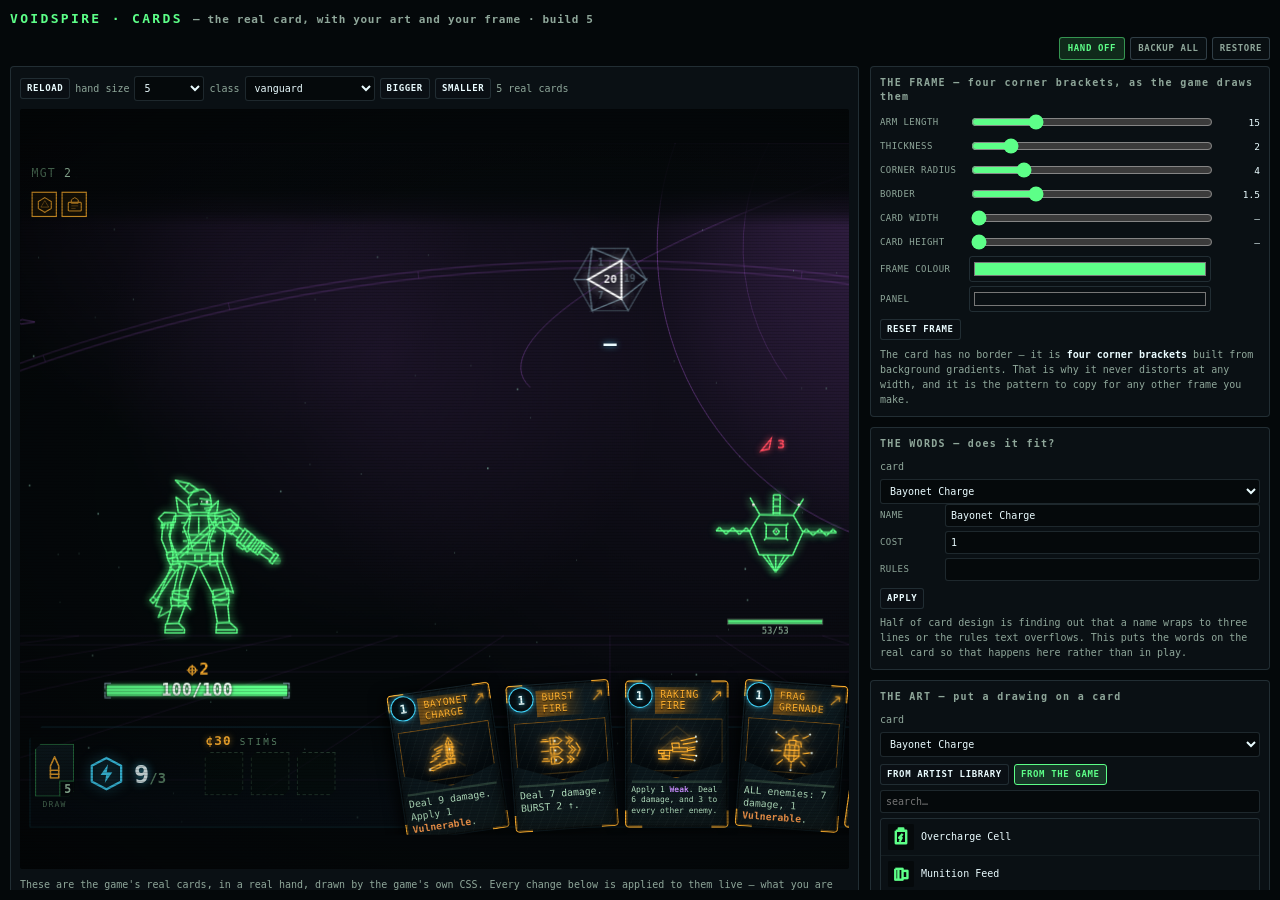
<file: voidspire/tools/card.html>
<!DOCTYPE html>
<html lang="en">
<head>
<meta charset="UTF-8">
<meta http-equiv="Cache-Control" content="no-cache, no-store, must-revalidate">
<meta http-equiv="Pragma" content="no-cache">
<meta http-equiv="Expires" content="0">
<meta name="viewport" content="width=device-width, initial-scale=1.0, maximum-scale=1.0, user-scalable=no, viewport-fit=cover">
<title>VOIDSPIRE · CARDS</title>
<style>
  :root {
    --bg: #04080a; --panel: #0a1014; --line: rgba(120,150,165,0.22);
    --text: #eafcff; --dim: #8fa79a; --green: #5dff88; --amber: #ffb02e;
    --cyan: #41d8ff; --red: #ff4a5e; --violet: #c86bff;
  }
  * { box-sizing: border-box; }
  body { margin: 0; background: var(--bg); color: var(--text);
         font: 12px/1.4 ui-monospace, SFMono-Regular, Menlo, monospace; padding: 10px; }
  h1 { font-size: 13px; letter-spacing: .18em; margin: 0 0 9px; color: var(--green); }
  h1 span { color: var(--dim); letter-spacing: .06em; font-size: 11px; }
  .wrap { display: grid; gap: 11px; grid-template-columns: 1fr; max-width: 1750px; margin: 0 auto; }
  @media (min-width: 1050px) { .wrap { grid-template-columns: minmax(0,1fr) 400px; } }
  .box { background: var(--panel); border: 1px solid var(--line); border-radius: 4px; padding: 9px; }
  .box h2 { font-size: 10px; letter-spacing: .13em; color: var(--dim); margin: 0 0 8px; font-weight: 700; }
  button, label.btn {
    background: rgba(10,16,20,0.9); border: 1px solid var(--line); border-radius: 3px;
    color: var(--text); font: 700 10px/1 ui-monospace, monospace; letter-spacing: .07em;
    padding: 8px 9px; cursor: pointer; display: inline-block;
  }
  button:hover { border-color: var(--green); }
  button.on { border-color: var(--green); background: rgba(93,255,136,0.16); color: var(--green); }
  button.warn:hover { border-color: var(--red); color: var(--red); }
  button.sm { padding: 5px 6px; font-size: 9px; }
  .bar { display: flex; flex-wrap: wrap; gap: 5px; align-items: center; margin-top: 7px; }
  .hint { color: var(--dim); font-size: 10px; line-height: 1.5; }
  .hint b { color: var(--text); font-weight: 700; }
  #stage { position: relative; background: #04080a; border-radius: 3px; overflow: hidden; }
  #game { border: 0; display: block; }
  textarea { width: 100%; min-height: 100px; background: #05090b; color: var(--green);
             border: 1px solid var(--line); border-radius: 3px; padding: 7px;
             font: 10px/1.45 ui-monospace, monospace; resize: vertical; }
  select, input[type=text] { background: #05090b; color: var(--text); border: 1px solid var(--line);
             border-radius: 3px; padding: 5px; font: 10px ui-monospace, monospace; width: 100%; }
  .list { max-height: 200px; overflow-y: auto; border: 1px solid var(--line); border-radius: 3px; }
  .it { padding: 5px 7px; font-size: 10px; cursor: pointer; display: flex; gap: 7px; align-items: center;
        border-bottom: 1px solid rgba(120,150,165,0.09); }
  .it:hover { background: rgba(93,255,136,0.1); }
  .it canvas { width: 26px; height: 26px; flex: 0 0 26px; background: #05090b; border-radius: 2px; }
  .it .nm { flex: 1; overflow: hidden; text-overflow: ellipsis; white-space: nowrap; }
  .fld { display: grid; grid-template-columns: 84px 1fr 44px; gap: 5px; align-items: center; margin-bottom: 4px; }
  .fld label { font-size: 9px; color: var(--dim); letter-spacing: .05em; }
  .fld .v { font-size: 9.5px; text-align: right; font-variant-numeric: tabular-nums; }
  input[type=range] { width: 100%; accent-color: var(--green); }
  input[type=color] { width: 100%; height: 26px; background: none; border: 1px solid var(--line); border-radius: 3px; }

  /* ==================================================================
   * APP SHELL — the page itself never scrolls or zooms
   * ==================================================================
   * These were ordinary documents: the body grew as tall as its content, so
   * the canvas scrolled out of view while you were working on it, a pinch
   * zoomed the whole page instead of the tool, and dragging on a canvas that
   * had no touch-action scrolled the document out from under the pointer.
   *
   * That is what made them feel like they needed to be a desktop app. They do
   * not — they need to behave like one. The page is now a fixed-height frame
   * with its panels scrolling INSIDE it, so the work surface stays put and
   * only the thing you are reading moves.
   * ================================================================== */
  html, body {
    height: 100%; max-height: 100%; margin: 0;
    overflow: hidden; overscroll-behavior: none;
  }
  body { display: flex; flex-direction: column; }
  body > h1 { flex: 0 0 auto; }
  .wrap { flex: 1 1 auto; min-height: 0; align-items: stretch; }
  .wrap > * { min-height: 0; overflow-y: auto; overflow-x: hidden; }
  /* A drag on a canvas is always a drag, never a scroll or a pinch. */
  canvas { touch-action: none; }
</style>
</head>
<body>
<h1>VOIDSPIRE · CARDS <span>— the real card, with your art and your frame · <b id="ver"></b></span></h1>

<div class="wrap">
  <div>
    <div class="box">
      <div class="bar" style="margin-top:0">
        <button id="reload" class="sm">RELOAD</button>
        <span class="hint">hand size</span>
        <select id="handN" style="width:70px">
          <option>1</option><option>3</option><option selected>5</option><option>8</option>
        </select>
        <span class="hint">class</span>
        <select id="cls" style="width:130px">
          <option value="vanguard" selected>vanguard</option>
          <option value="technomancer">technomancer</option>
          <option value="voidadept">voidadept</option>
        </select>
        <button id="zoomIn" class="sm">BIGGER</button>
        <button id="zoomOut" class="sm">SMALLER</button>
        <span class="hint" id="status"></span>
      </div>
      <div id="stage" style="margin-top:8px">
        <iframe id="game" src="../index.html" width="1180" height="760"></iframe>
      </div>
      <p class="hint" style="margin:8px 0 0">
        These are the game's real cards, in a real hand, drawn by the game's own
        CSS. Every change below is applied to them live — what you are looking
        at is the card, not a picture of one.
      </p>
    </div>
  </div>

  <div>
    <div class="box">
      <h2>THE FRAME — four corner brackets, as the game draws them</h2>
      <div class="fld"><label>ARM LENGTH</label><input type="range" id="bkt" min="0" max="60" value="15"><span class="v" id="bktN">15</span></div>
      <div class="fld"><label>THICKNESS</label><input type="range" id="bkw" min="1" max="8" value="2"><span class="v" id="bkwN">2</span></div>
      <div class="fld"><label>CORNER RADIUS</label><input type="range" id="rad" min="0" max="20" value="4"><span class="v" id="radN">4</span></div>
      <div class="fld"><label>BORDER</label><input type="range" id="bw" min="0" max="6" step="0.5" value="1.5"><span class="v" id="bwN">1.5</span></div>
      <div class="fld"><label>CARD WIDTH</label><input type="range" id="cw" min="80" max="220" value="0"><span class="v" id="cwN">—</span></div>
      <div class="fld"><label>CARD HEIGHT</label><input type="range" id="ch" min="120" max="320" value="0"><span class="v" id="chN">—</span></div>
      <div class="fld"><label>FRAME COLOUR</label><input type="color" id="cc" value="#5dff88"><span class="v"></span></div>
      <div class="fld"><label>PANEL</label><input type="color" id="pnl" value="#0a1014"><span class="v"></span></div>
      <div class="bar"><button id="resetFrame" class="sm warn">RESET FRAME</button></div>
      <p class="hint" style="margin:7px 0 0">
        The card has no border — it is <b>four corner brackets</b> built from
        background gradients. That is why it never distorts at any width, and
        it is the pattern to copy for any other frame you make.
      </p>
    </div>

    <div class="box" style="margin-top:10px">
      <h2>THE WORDS — does it fit?</h2>
      <div class="bar" style="margin-top:0">
        <span class="hint">card</span>
        <select id="txtPick"></select>
      </div>
      <div class="fld" style="grid-template-columns:60px 1fr"><label>NAME</label><input type="text" id="tName"></div>
      <div class="fld" style="grid-template-columns:60px 1fr"><label>COST</label><input type="text" id="tCost"></div>
      <div class="fld" style="grid-template-columns:60px 1fr"><label>RULES</label><input type="text" id="tDesc"></div>
      <div class="bar"><button id="tApply" class="sm">APPLY</button><span class="hint" id="fitMsg"></span></div>
      <p class="hint" style="margin:6px 0 0">
        Half of card design is finding out that a name wraps to three lines or
        the rules text overflows. This puts the words on the real card so that
        happens here rather than in play.
      </p>
    </div>

    <div class="box" style="margin-top:10px">
      <h2>THE ART — put a drawing on a card</h2>
      <div class="bar" style="margin-top:0">
        <span class="hint">card</span>
        <select id="cardPick"></select>
      </div>
      <div class="bar">
        <button id="fromLib" class="sm">FROM ARTIST LIBRARY</button>
        <button id="fromGame" class="sm on">FROM THE GAME</button>
      </div>
      <input type="text" id="artSearch" placeholder="search…" style="margin:5px 0">
      <div class="list" id="artList"></div>
      <p class="hint" style="margin:7px 0 0">
        Your artist library lives in this browser, so anything you saved there
        shows up here without a file in between.
      </p>
    </div>

    <div class="box" style="margin-top:10px">
      <h2>THE CODE</h2>
      <textarea id="out" readonly></textarea>
      <div class="bar"><button id="copy">COPY</button></div>
      <p class="hint" style="margin:7px 0 0">
        The frame block goes in <b>css/style.css</b> under <b>.card</b>; the art
        goes in <b>js/cardart.js</b> against the card's id.
      </p>
    </div>
  </div>
</div>

<script src="assets.js"></script>
<script>
(function () {
  'use strict';
  var BUILD = 'build 5';
  var frame = document.getElementById('game');
  var status = document.getElementById('status');
  var zoom = 1;

  function win() { try { return frame.contentWindow; } catch (e) { return null; } }
  function doc() { try { return frame.contentDocument; } catch (e) { return null; } }

  /* Boot the real game into a fight with a full hand, so the cards on screen
   * are the game's own — same markup, same CSS, same art pipeline. A mock-up
   * would be a second thing to keep in step and would drift the moment the
   * card frame changed. */
  function bootGame() {
    var w = win();
    if (!w || !w.VS || !w.VS.engine) { status.textContent = 'waiting for the game…'; return false; }
    try {
      var E = w.VS.engine;
      E.seed(5); E.newRun(document.getElementById('cls').value);
      E.run.faction = 'hierarchy'; E.run.nodeIdx = 0;
      E.startNode('fight');
      var n = +document.getElementById('handN').value;
      var pool = Object.keys(w.VS.CARDS).filter(function (id) {
        var c = w.VS.CARDS[id];
        return c && !c.token && (!c.cls || c.cls === E.run.cls);
      });
      E.combat.hand = [];
      for (var i = 0; i < n; i++) E.combat.hand.push({ uid: 900 + i, id: pool[i % pool.length], up: false });
      E.combat.energy = 9;
      w.VS.ui.refresh();
      status.textContent = n + ' real cards';
      fillCardPick();
      fillTextPick();
      applyFrame();
      return true;
    } catch (e) { status.textContent = 'could not start: ' + e.message; return false; }
  }

  /* ---- the frame ------------------------------------------------------ */
  /* THE FRAME SETTINGS WERE NEVER SAVED. Every other tool autosaves; this one
   * held its work in a variable, so a reload — or the RELOAD button next to it
   * — silently threw away however long had been spent tuning a frame. */
  var CARD_KEY = 'voidspire.card.frame';
  var F = { bkt: 15, bkw: 2, rad: 4, bw: 1.5, cw: 0, ch: 0, cc: '', pnl: '' };
  try {
    var saved = JSON.parse(localStorage.getItem(CARD_KEY) || 'null');
    if (saved) Object.keys(F).forEach(function (k) { if (saved[k] !== undefined) F[k] = saved[k]; });
  } catch (e) {}
  function saveFrame() { try { localStorage.setItem(CARD_KEY, JSON.stringify(F)); } catch (e) {} }
  function applyFrame() {
    var d = doc(); if (!d) return;
    var id = 'vs-card-tool';
    var st = d.getElementById(id);
    if (!st) { st = d.createElement('style'); st.id = id; d.head.appendChild(st); }
    var css = '.card {'
      + ' --bkt: ' + F.bkt + 'px;'
      + ' --bkw: ' + F.bkw + 'px;'
      + ' border-radius: ' + F.rad + 'px;'
      + ' border-width: ' + F.bw + 'px;'
      + (F.cw ? ' width: ' + F.cw + 'px;' : '')
      + (F.ch ? ' height: ' + F.ch + 'px;' : '')
      + (F.cc ? ' --cc: ' + F.cc + ';' : '')
      + (F.pnl ? ' --panel: ' + F.pnl + '; --panel2: ' + F.pnl + ';' : '')
      + ' }';
    st.textContent = css;
    saveFrame();
    emit();
  }
  function bindRange(id, key, dp) {
    var el = document.getElementById(id), out = document.getElementById(id + 'N');
    el.oninput = function () {
      F[key] = +el.value;
      if (out) out.textContent = (key === 'cw' || key === 'ch') && !F[key] ? '—' : el.value;
      applyFrame();
    };
  }
  ['bkt', 'bkw', 'rad', 'bw', 'cw', 'ch'].forEach(function (k) { bindRange(k, k); });
  document.getElementById('cc').oninput = function () { F.cc = this.value; applyFrame(); };
  document.getElementById('pnl').oninput = function () { F.pnl = this.value; applyFrame(); };
  document.getElementById('resetFrame').onclick = function () {
    F = { bkt: 15, bkw: 2, rad: 4, bw: 1.5, cw: 0, ch: 0, cc: '', pnl: '' };
    ['bkt', 'bkw', 'rad', 'bw', 'cw', 'ch'].forEach(function (k) {
      document.getElementById(k).value = F[k];
      var o = document.getElementById(k + 'N'); if (o) o.textContent = F[k] || '—';
    });
    applyFrame();
  };

  function emit() {
    var lines = [];
    if (F.bkt !== 15) lines.push('  --bkt: ' + F.bkt + 'px;      /* bracket arm length */');
    if (F.bkw !== 2) lines.push('  --bkw: ' + F.bkw + 'px;       /* bracket thickness */');
    if (F.rad !== 4) lines.push('  border-radius: ' + F.rad + 'px;');
    if (F.bw !== 1.5) lines.push('  border-width: ' + F.bw + 'px;');
    if (F.cw) lines.push('  width: ' + F.cw + 'px;');
    if (F.ch) lines.push('  height: ' + F.ch + 'px;');
    if (F.cc) lines.push('  --cc: ' + F.cc + ';');
    var txt = lines.length ? '/* css/style.css — under .card */\n.card {\n' + lines.join('\n') + '\n}' : '/* the frame is unchanged */';
    if (pendingArt) {
      txt += '\n\n/* js/cardart.js — against the card id */\n'
        + pendingArt.id + ': { p: [' + pendingArt.art.p.map(function (q) { return '[' + q.join(',') + ']'; }).join(', ')
        + '], e: [' + (pendingArt.art.e || []).map(function (q) { return '[' + q.join(',') + ']'; }).join(',') + '] },';
    }
    document.getElementById('out').value = txt;
  }

  /* ---- art ------------------------------------------------------------ */
  var pendingArt = null, artSource = 'game';
  function thumb(p, size) {
    var c = document.createElement('canvas');
    c.width = c.height = size * 2;
    var g = c.getContext('2d'); g.scale(2, 2);
    g.fillStyle = '#05090b'; g.fillRect(0, 0, size, size);
    g.save(); g.translate(size / 2, size / 2); g.scale(size * 0.4, size * 0.4);
    g.strokeStyle = '#5dff88'; g.lineWidth = 2.4 / (size * 0.4); g.lineJoin = 'round';
    (p || []).forEach(function (q) {
      g.beginPath(); g.moveTo(q[0], q[1]);
      for (var i = 2; i < q.length; i += 2) g.lineTo(q[i], q[i + 1]);
      g.stroke();
    });
    g.restore();
    return c;
  }
  function libraryArt() {
    try {
      return (JSON.parse(localStorage.getItem('voidspire.artist.library') || '[]') || [])
        .map(function (it) { return { id: it.name, name: it.name, p: it.p, e: it.e }; });
    } catch (e) { return []; }
  }
  function fillCardPick() {
    var w = win(); if (!w) return;
    var pick = document.getElementById('cardPick');
    var cur = pick.value;
    pick.innerHTML = '';
    (w.VS.engine.combat ? w.VS.engine.combat.hand : []).forEach(function (cd) {
      var o = document.createElement('option');
      o.value = cd.id; o.textContent = (w.VS.CARDS[cd.id] || {}).name || cd.id;
      pick.appendChild(o);
    });
    if (cur) pick.value = cur;
  }
  function renderArtList() {
    var host = document.getElementById('artList');
    host.innerHTML = '';
    var q = (document.getElementById('artSearch').value || '').toLowerCase();
    var src = artSource === 'lib' ? libraryArt()
      : (window.VS_ASSETS || []).filter(function (a) { return a.kind === 'card' || a.kind === 'engraving'; });
    src.filter(function (a) { return !q || (a.name + ' ' + a.id).toLowerCase().indexOf(q) >= 0; })
      .slice(0, 100).forEach(function (a) {
        var row = document.createElement('div');
        row.className = 'it';
        row.appendChild(thumb(a.p, 26));
        var nm = document.createElement('span'); nm.className = 'nm'; nm.textContent = a.name;
        row.appendChild(nm);
        row.onclick = function () { putArt(a); };
        host.appendChild(row);
      });
    if (!host.children.length) host.innerHTML = '<div class="hint" style="padding:8px">nothing here yet</div>';
  }
  /* Swap the art on a real card by writing into the game's own CARD_ART table
   * and re-rendering — the same path the game uses, so what appears is what
   * would appear if the art were pasted into the file. */
  function putArt(a) {
    var w = win(); if (!w || !w.VS) return;
    var id = document.getElementById('cardPick').value;
    if (!id) { status.textContent = 'no card selected'; return; }
    w.VS.CARD_ART[id] = { p: a.p, e: a.e || [] };
    pendingArt = { id: id, art: { p: a.p, e: a.e || [] } };
    try { w.VS.ui.refresh(); } catch (e) {}
    status.textContent = a.name + ' → ' + id;
    emit();
  }
  document.getElementById('artSearch').oninput = renderArtList;
  document.getElementById('fromLib').onclick = function () {
    artSource = 'lib'; this.classList.add('on');
    document.getElementById('fromGame').classList.remove('on'); renderArtList();
  };
  document.getElementById('fromGame').onclick = function () {
    artSource = 'game'; this.classList.add('on');
    document.getElementById('fromLib').classList.remove('on'); renderArtList();
  };

  document.getElementById('copy').onclick = function () {
    var t = document.getElementById('out');
    t.removeAttribute('readonly'); t.select();
    try { document.execCommand('copy'); } catch (e) {}
    if (navigator.clipboard) navigator.clipboard.writeText(t.value);
    t.setAttribute('readonly', '');
    var b = this, o = b.textContent; b.textContent = 'COPIED';
    setTimeout(function () { b.textContent = o; }, 900);
  };
  document.getElementById('reload').onclick = function () { frame.src = frame.src; };
  document.getElementById('handN').onchange = function () { frame.src = frame.src; };
  document.getElementById('cls').onchange = function () { frame.src = frame.src; };
  function setZoom(z) {
    zoom = Math.max(0.5, Math.min(2, z));
    frame.style.transformOrigin = 'top left';
    frame.style.transform = 'scale(' + zoom + ')';
    document.getElementById('stage').style.height = (760 * zoom) + 'px';
  }
  document.getElementById('zoomIn').onclick = function () { setZoom(zoom * 1.15); };
  document.getElementById('zoomOut').onclick = function () { setZoom(zoom / 1.15); };

  /* ---- the words ------------------------------------------------------ */
  function fillTextPick() {
    var w = win(); if (!w) return;
    var pick = document.getElementById('txtPick');
    var cur = pick.value;
    pick.innerHTML = '';
    (w.VS.engine.combat ? w.VS.engine.combat.hand : []).forEach(function (cd) {
      var o = document.createElement('option');
      o.value = cd.id; o.textContent = (w.VS.CARDS[cd.id] || {}).name || cd.id;
      pick.appendChild(o);
    });
    if (cur) pick.value = cur;
    loadWords();
  }
  function loadWords() {
    var w = win(); if (!w) return;
    var id = document.getElementById('txtPick').value;
    var c = w.VS.CARDS[id]; if (!c) return;
    document.getElementById('tName').value = c.name || '';
    document.getElementById('tCost').value = (c.cost == null ? '' : c.cost);
    document.getElementById('tDesc').value = c.desc || c.text || '';
  }
  document.getElementById('txtPick').onchange = loadWords;
  /* Write straight into the game's card table and re-render. The overflow
   * check afterwards is the point: a name that wraps or a rules block taller
   * than its box is invisible in a spreadsheet and obvious here. */
  document.getElementById('tApply').onclick = function () {
    var w = win(); if (!w) return;
    var id = document.getElementById('txtPick').value;
    var c = w.VS.CARDS[id]; if (!c) return;
    c.name = document.getElementById('tName').value;
    var cost = parseInt(document.getElementById('tCost').value, 10);
    if (!isNaN(cost)) c.cost = cost;
    var d = document.getElementById('tDesc').value;
    if ('desc' in c) c.desc = d; else c.text = d;
    try { w.VS.ui.refresh(); } catch (e) {}
    setTimeout(checkFit, 120);
  };
  function checkFit() {
    var d = doc(); if (!d) return;
    var msg = [], id = document.getElementById('txtPick').value;
    d.querySelectorAll('#hand .card').forEach(function (el) {
      // the game's own class names, read off js/ui.js — guessing at
      // `.card-name` matched nothing, so the check silently passed everything
      var nm = el.querySelector('.cname');
      var tx = el.querySelector('.cdesc');
      [[nm, 'the name'], [tx, 'the rules text']].forEach(function (pair) {
        var e = pair[0]; if (!e) return;
        if (e.scrollHeight > e.clientHeight + 1 || e.scrollWidth > e.clientWidth + 1) {
          msg.push(pair[1] + ' overflows');
        }
      });
    });
    var out = document.getElementById('fitMsg');
    out.textContent = msg.length ? '⚠ ' + [...new Set(msg)].join(' · ') : 'fits';
    out.style.color = msg.length ? '#ffb02e' : '#5dff88';
  }

  frame.addEventListener('load', function () {
    var tries = 0;
    var t = setInterval(function () { if (bootGame() || ++tries > 40) clearInterval(t); }, 120);
  });

  ['bkt', 'bkw', 'rad', 'bw', 'cw', 'ch'].forEach(function (k) {
    var e = document.getElementById(k); if (!e) return;
    e.value = F[k];
    var o = document.getElementById(k + 'N');
    if (o) o.textContent = (k === 'cw' || k === 'ch') && !F[k] ? '—' : F[k];
  });
  if (F.cc) document.getElementById('cc').value = F.cc;
  if (F.pnl) document.getElementById('pnl').value = F.pnl;
  document.getElementById('ver').textContent = BUILD;
  renderArtList(); emit();
  window.VS_HANDOFF = function () {
    var v = document.getElementById('out').value;
    return { what: 'card frame and art changes', target: 'css/style.css under .card, and js/cardart.js',
             body: v, empty: /the frame is unchanged/.test(v) && !/cardart/.test(v) };
  };
})();
</script>

<script>
/* ==================================================================
 * A CLICKED BUTTON DOES NOT KEEP THE KEYBOARD
 * ==================================================================
 * SPACE and ENTER are how a button is activated from the keyboard, so a button
 * that keeps focus after a mouse click can be re-fired by either of them for
 * as long as it holds it. Reported against the artist as "pressing space
 * sometimes undoes actions" — space, the pan key, landing on the UNDO button
 * that had been clicked a moment earlier.
 *
 * Every tool here has buttons and most have a keyboard shortcut on a bare key,
 * so it is fixed once, for all of them. Only POINTER clicks are blurred:
 * `detail` is 0 when the activation came from the keyboard, so tabbing to a
 * control and pressing space still does what it should.
 * ================================================================== */
(function () {
  document.addEventListener('click', function (ev) {
    var t = ev.target;
    if (t && t.tagName === 'BUTTON' && ev.detail > 0) t.blur();
  }, true);
})();
</script>

<script>
/* ==================================================================
 * ONE BACKUP FOR EVERY TOOL
 * ==================================================================
 * All five tools keep their work in localStorage, which is per browser, per
 * device and never syncs — so moving between a desktop and a phone lost
 * everything unless each tool's own export had been remembered separately,
 * and two of them had no export at all.
 *
 * This takes EVERY voidspire.* key in one file, so a move between devices is
 * one download and one upload rather than five. It is identical in all five
 * tools, so it can be reached from whichever one happens to be open.
 * ================================================================== */
(function () {
  'use strict';
  function allKeys() {
    var out = [];
    try {
      for (var i = 0; i < localStorage.length; i++) {
        var k = localStorage.key(i);
        if (k && k.indexOf('voidspire.') === 0) out.push(k);
      }
    } catch (e) {}
    return out;
  }
  function backup() {
    var data = { kind: 'voidspire-tools-backup', at: new Date().toISOString(), keys: {} };
    allKeys().forEach(function (k) { try { data.keys[k] = localStorage.getItem(k); } catch (e) {} });
    var n = Object.keys(data.keys).length;
    if (!n) { alert('Nothing saved in this browser yet.'); return; }
    var blob = new Blob([JSON.stringify(data)], { type: 'application/json' });
    var a = document.createElement('a');
    a.href = URL.createObjectURL(blob);
    a.download = 'voidspire-tools-' + data.at.slice(0, 10) + '.json';
    a.click();
  }
  function restore(file) {
    var rd = new FileReader();
    rd.onload = function () {
      var d;
      try { d = JSON.parse(rd.result); } catch (e) { alert('That is not a backup file.'); return; }
      if (!d || d.kind !== 'voidspire-tools-backup' || !d.keys) { alert('That is not a backup file.'); return; }
      var names = Object.keys(d.keys);
      /* Say what is about to be overwritten. A restore replaces work in this
       * browser, and doing that silently is how someone loses an afternoon. */
      if (!confirm('Restore ' + names.length + ' saved item'
        + (names.length === 1 ? '' : 's') + ' from ' + (d.at || '').slice(0, 10)
        + '?\n\nThis REPLACES what is saved in this browser.')) return;
      names.forEach(function (k) { try { localStorage.setItem(k, d.keys[k]); } catch (e) {} });
      location.reload();
    };
    rd.readAsText(file);
  }
  /* ==================================================================
   * HAND OFF — one action that produces something worth pasting to me
   * ==================================================================
   * Every tool already produced a code block, but handing one over meant
   * copying it out of a textarea and then explaining what it was and which
   * file it belonged in. This wraps the same payload in the answers to those
   * questions — what it is, where it goes, which tool and build made it — so
   * a creation arrives ready to act on rather than ready to be interrogated.
   *
   * It copies AND downloads: small things paste straight into a message, and
   * a long one is a file you can keep or send.
   * ================================================================== */
  function handoff() {
    var d = null;
    try { d = window.VS_HANDOFF && window.VS_HANDOFF(); } catch (e) {}
    if (!d) { alert('This tool has nothing to hand over yet.'); return null; }
    if (d.empty) {
      if (!confirm('There does not seem to be anything made yet.\n\nHand it over anyway?')) return null;
    }
    var ver = (document.getElementById('ver') || {}).textContent || '';
    var title = (document.title || 'VOIDSPIRE').replace('VOIDSPIRE · ', '');
    return '=== VOIDSPIRE HANDOFF ===\n'
      + 'from: the ' + title.toLowerCase() + ' tool (' + ver + ')\n'
      + 'made: ' + new Date().toISOString().slice(0, 16).replace('T', ' ') + '\n'
      + 'what: ' + d.what + '\n'
      + 'goes in: ' + d.target + '\n'
      + '\n' + d.body + '\n'
      + '=== END ===';
  }

  var bar = document.createElement('div');
  /* The bar floated over the title on a narrow screen — on a phone the three
   * buttons landed straight on top of the tool's own name. Given its own row
   * in the flow it cannot collide with anything. */
  bar.style.cssText = 'display:flex;gap:5px;justify-content:flex-end;'
    + 'padding:0 0 6px;flex:0 0 auto;flex-wrap:wrap;';
  bar.innerHTML =
    '<button id="vsHandoff" style="background:rgba(93,255,136,.14);border:1px solid rgba(93,255,136,.5);'
    + 'border-radius:3px;color:#5dff88;font:700 9px/1 ui-monospace,monospace;letter-spacing:.07em;'
    + 'padding:6px 8px;cursor:pointer" title="Copy this creation with a note saying what it is and where it goes">HAND OFF</button>'
    + '<button id="vsBackup" style="background:rgba(10,16,20,.95);border:1px solid rgba(120,150,165,.35);'
    + 'border-radius:3px;color:#8fa79a;font:700 9px/1 ui-monospace,monospace;letter-spacing:.07em;'
    + 'padding:6px 7px;cursor:pointer" title="Download everything this browser has saved, from all five tools">BACKUP ALL</button>'
    + '<label style="background:rgba(10,16,20,.95);border:1px solid rgba(120,150,165,.35);'
    + 'border-radius:3px;color:#8fa79a;font:700 9px/1 ui-monospace,monospace;letter-spacing:.07em;'
    + 'padding:6px 7px;cursor:pointer" title="Load a backup made on another device">RESTORE'
    + '<input type="file" id="vsRestore" accept="application/json" hidden></label>';
  var h1 = document.querySelector('body > h1');
  if (h1 && h1.parentNode) h1.parentNode.insertBefore(bar, h1.nextSibling);
  else document.body.appendChild(bar);
  document.getElementById('vsHandoff').onclick = function () {
    var txt = handoff(); if (!txt) return;
    var ta = document.createElement('textarea');
    ta.value = txt; ta.style.cssText = 'position:fixed;left:-9999px';
    document.body.appendChild(ta); ta.select();
    try { document.execCommand('copy'); } catch (e) {}
    if (navigator.clipboard) navigator.clipboard.writeText(txt);
    document.body.removeChild(ta);
    // and a file, for anything too long to paste comfortably
    var blob = new Blob([txt], { type: 'text/plain' });
    var a2 = document.createElement('a');
    a2.href = URL.createObjectURL(blob);
    a2.download = 'voidspire-handoff-' + new Date().toISOString().slice(0, 10) + '.txt';
    a2.click();
    var b2 = this, o2 = b2.textContent;
    b2.textContent = 'COPIED + SAVED';
    setTimeout(function () { b2.textContent = o2; }, 1400);
  };
  document.getElementById('vsBackup').onclick = backup;
  document.getElementById('vsRestore').onchange = function (ev) {
    if (ev.target.files && ev.target.files[0]) restore(ev.target.files[0]);
  };

})();
</script>
</body>
</html>
</file>
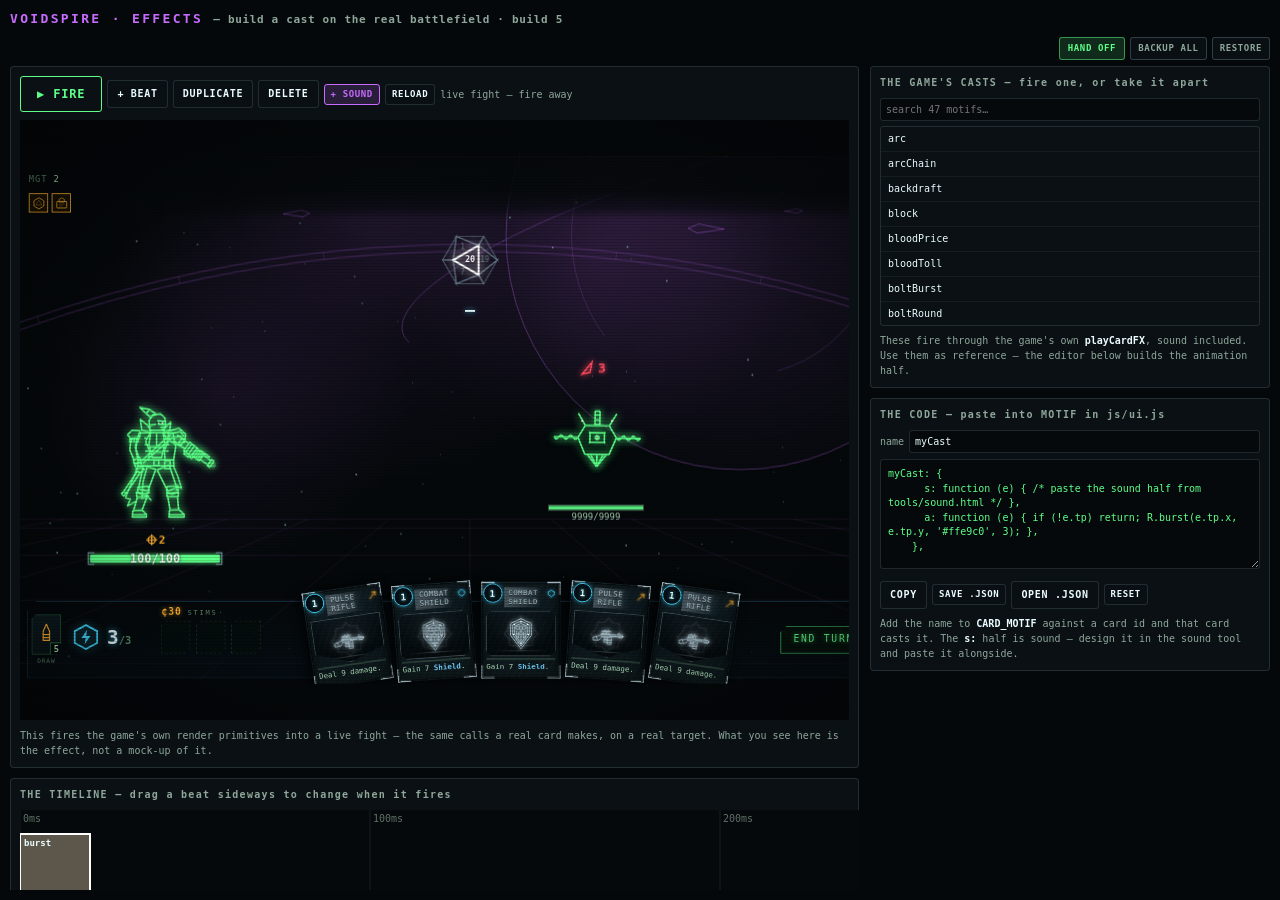
<file: voidspire/tools/fx.html>
<!DOCTYPE html>
<html lang="en">
<head>
<meta charset="UTF-8">
<meta http-equiv="Cache-Control" content="no-cache, no-store, must-revalidate">
<meta http-equiv="Pragma" content="no-cache">
<meta http-equiv="Expires" content="0">
<meta name="viewport" content="width=device-width, initial-scale=1.0, maximum-scale=1.0, user-scalable=no, viewport-fit=cover">
<title>VOIDSPIRE · EFFECTS</title>
<style>
  :root {
    --bg: #04080a; --panel: #0a1014; --line: rgba(120,150,165,0.22);
    --text: #eafcff; --dim: #8fa79a; --green: #5dff88; --amber: #ffb02e;
    --cyan: #41d8ff; --red: #ff4a5e; --violet: #c86bff;
  }
  * { box-sizing: border-box; }
  body { margin: 0; background: var(--bg); color: var(--text);
         font: 12px/1.4 ui-monospace, SFMono-Regular, Menlo, monospace; padding: 10px; }
  h1 { font-size: 13px; letter-spacing: .18em; margin: 0 0 9px; color: var(--violet); }
  h1 span { color: var(--dim); letter-spacing: .06em; font-size: 11px; }
  .wrap { display: grid; gap: 11px; grid-template-columns: 1fr; max-width: 1750px; margin: 0 auto; }
  @media (min-width: 1050px) { .wrap { grid-template-columns: minmax(0,1fr) 400px; } }
  .box { background: var(--panel); border: 1px solid var(--line); border-radius: 4px; padding: 9px; }
  .box h2 { font-size: 10px; letter-spacing: .13em; color: var(--dim); margin: 0 0 8px; font-weight: 700; }
  button, label.btn {
    background: rgba(10,16,20,0.9); border: 1px solid var(--line); border-radius: 3px;
    color: var(--text); font: 700 10px/1 ui-monospace, monospace; letter-spacing: .07em;
    padding: 8px 9px; cursor: pointer; display: inline-block;
  }
  button:hover { border-color: var(--violet); }
  button.on { border-color: var(--violet); background: rgba(200,107,255,0.16); color: var(--violet); }
  button.warn:hover { border-color: var(--red); color: var(--red); }
  button.sm { padding: 5px 6px; font-size: 9px; }
  button.big { padding: 11px 16px; font-size: 12px; border-color: var(--green); color: var(--green); }
  .bar { display: flex; flex-wrap: wrap; gap: 5px; align-items: center; margin-top: 7px; }
  .hint { color: var(--dim); font-size: 10px; line-height: 1.5; }
  .hint b { color: var(--text); font-weight: 700; }
  #stage { position: relative; background: #000; border-radius: 3px; overflow: hidden; }
  #game { border: 0; display: block; }
  textarea { width: 100%; min-height: 110px; background: #05090b; color: var(--green);
             border: 1px solid var(--line); border-radius: 3px; padding: 7px;
             font: 10px/1.45 ui-monospace, monospace; resize: vertical; }
  select, input[type=text] { background: #05090b; color: var(--text); border: 1px solid var(--line);
             border-radius: 3px; padding: 5px; font: 10px ui-monospace, monospace; }
  .list { max-height: 200px; overflow-y: auto; border: 1px solid var(--line); border-radius: 3px; }
  .it { padding: 5px 7px; font-size: 10px; cursor: pointer; display: flex; gap: 6px;
        border-bottom: 1px solid rgba(120,150,165,0.09); }
  .it:hover { background: rgba(200,107,255,0.12); }
  .beat { border: 1px solid var(--line); border-radius: 3px; padding: 7px; margin-bottom: 6px; }
  .beat.sel { border-color: var(--violet); background: rgba(200,107,255,0.07); }
  .beat .hd { display: flex; gap: 6px; align-items: center; margin-bottom: 5px; }
  .beat .hd .t { flex: 1; font-size: 10px; color: var(--violet); letter-spacing: .07em; }
  .fld { display: grid; grid-template-columns: 66px 1fr 46px; gap: 5px; align-items: center; margin-bottom: 3px; }
  .fld label { font-size: 9px; color: var(--dim); letter-spacing: .05em; }
  .fld .v { font-size: 9.5px; text-align: right; font-variant-numeric: tabular-nums; }
  input[type=range] { width: 100%; accent-color: var(--violet); }
  .sw { width: 15px; height: 15px; border-radius: 2px; border: 1px solid var(--line); cursor: pointer; }
  .sw.on { outline: 2px solid var(--text); }

  /* ==================================================================
   * APP SHELL — the page itself never scrolls or zooms
   * ==================================================================
   * These were ordinary documents: the body grew as tall as its content, so
   * the canvas scrolled out of view while you were working on it, a pinch
   * zoomed the whole page instead of the tool, and dragging on a canvas that
   * had no touch-action scrolled the document out from under the pointer.
   *
   * That is what made them feel like they needed to be a desktop app. They do
   * not — they need to behave like one. The page is now a fixed-height frame
   * with its panels scrolling INSIDE it, so the work surface stays put and
   * only the thing you are reading moves.
   * ================================================================== */
  html, body {
    height: 100%; max-height: 100%; margin: 0;
    overflow: hidden; overscroll-behavior: none;
  }
  body { display: flex; flex-direction: column; }
  body > h1 { flex: 0 0 auto; }
  .wrap { flex: 1 1 auto; min-height: 0; align-items: stretch; }
  .wrap > * { min-height: 0; overflow-y: auto; overflow-x: hidden; }
  /* A drag on a canvas is always a drag, never a scroll or a pinch. */
  canvas { touch-action: none; }
</style>
</head>
<body>
<h1>VOIDSPIRE · EFFECTS <span>— build a cast on the real battlefield · <b id="ver"></b></span></h1>

<div class="wrap">
  <div>
    <div class="box">
      <div class="bar" style="margin-top:0">
        <button id="fire" class="big">▶ FIRE</button>
        <button id="addBeat">+ BEAT</button>
        <button id="dupBeat">DUPLICATE</button>
        <button id="delBeat" class="warn">DELETE</button>
        <button id="withSound" class="sm on" title="also play whatever the sound tool last had open">+ SOUND</button>
        <button id="reload" class="sm">RELOAD</button>
        <span class="hint" id="status"></span>
      </div>
      <div id="stage" style="margin-top:8px">
        <iframe id="game" src="../index.html" width="900" height="600"></iframe>
      </div>
      <p class="hint" style="margin:8px 0 0">
        This fires the game's own render primitives into a live fight — the same
        calls a real card makes, on a real target. What you see here is the
        effect, not a mock-up of it.
      </p>
    </div>

    <div class="box" style="margin-top:10px">
      <h2>THE TIMELINE — drag a beat sideways to change when it fires</h2>
      <canvas id="tl" width="1400" height="150"></canvas>
    </div>

    <div class="box" style="margin-top:10px">
      <h2>BEATS — each one is a primitive, fired after its delay</h2>
      <div id="beats"></div>
    </div>
  </div>

  <div>
    <div class="box">
      <h2>THE GAME'S CASTS — fire one, or take it apart</h2>
      <input type="text" id="search" placeholder="search 47 motifs…" style="width:100%;margin-bottom:5px">
      <div class="list" id="motifList"></div>
      <p class="hint" style="margin:7px 0 0">
        These fire through the game's own <b>playCardFX</b>, sound included.
        Use them as reference — the editor below builds the animation half.
      </p>
    </div>

    <div class="box" style="margin-top:10px">
      <h2>THE CODE — paste into MOTIF in js/ui.js</h2>
      <div class="bar" style="margin-top:0">
        <span class="hint">name</span>
        <input type="text" id="fxName" value="myCast" style="flex:1">
      </div>
      <textarea id="out" readonly style="margin-top:6px"></textarea>
      <div class="bar">
        <button id="copy">COPY</button>
        <button id="fxSave" class="sm">SAVE .JSON</button>
        <label class="btn sm">OPEN .JSON<input type="file" id="fxOpen" accept="application/json" hidden></label>
        <button id="wipe" class="sm warn">RESET</button>
      </div>
      <p class="hint" style="margin:7px 0 0">
        Add the name to <b>CARD_MOTIF</b> against a card id and that card casts
        it. The <b>s:</b> half is sound — design it in the sound tool and paste
        it alongside.
      </p>
    </div>
  </div>
</div>

<script>
(function () {
  'use strict';
  var BUILD = 'build 5';
  var frame = document.getElementById('game');
  var status = document.getElementById('status');

  /* ==================================================================
   * THE PRIMITIVE VOCABULARY
   * These are the real functions on VS.render that every existing cast is
   * built from — signatures read straight off js/render.js. The editor
   * composes calls to them and fires them into the running game, so a cast
   * built here behaves identically when pasted in, rather than being an
   * approximation that has to be re-tuned afterwards.
   *
   * `at` is the target, `src` the caster: the two anchors every cast uses.
   * ================================================================== */
  var PRIMS = {
    burst:    { at: 1, args: [['n', 3, 1, 40]], desc: 'a spray of sparks' },
    quake:    { at: 1, args: [['power', 1, 0, 4]], desc: 'impact flash + shockwave' },
    nova:     { at: 1, args: [['power', 2, 0, 4]], desc: 'a big expanding bloom' },
    ring:     { at: 1, args: [['maxR', 40, 5, 200], ['life', 0.4, 0.1, 2]], desc: 'an expanding circle' },
    polyRing: { at: 1, args: [['rFrom', 6, 0, 120], ['rTo', 60, 5, 240], ['sides', 6, 3, 12], ['life', 0.5, 0.1, 2], ['spin', 1, -4, 4], ['lw', 2, 1, 6]], desc: 'a spinning polygon' },
    aura:     { at: 1, args: [], desc: 'a soft glow on the target' },
    shards:   { at: 1, args: [['n', 8, 1, 30], ['dir', 0, -3.2, 3.2], ['spread', 1, 0, 3.2]], desc: 'thrown fragments' },
    embers:   { at: 1, args: [['n', 8, 1, 30]], desc: 'drifting motes' },
    spiral:   { at: 1, args: [['n', 12, 3, 40], ['r', 40, 5, 160]], desc: 'a curling spiral' },
    glitch:   { at: 1, args: [], desc: 'horizontal tear' },
    implode:  { at: 1, args: [['w', 60, 10, 220], ['h', 60, 10, 220], ['n', 12, 3, 40]], desc: 'pulled inward' },
    beamBolt: { at: 2, args: [['width', 4, 1, 12]], desc: 'a thick round, caster to target' },
    shot:     { at: 2, args: [], desc: 'a thin tracer, caster to target' },
    arc:      { at: 2, args: [['segs', 6, 2, 20], ['jitter', 8, 0, 40]], desc: 'forked lightning' },
    shake:    { at: 0, args: [['v', 1, 0, 4]], desc: 'shake the whole screen' },
  };
  var COLOURS = ['#ffe9c0', '#5dff88', '#41d8ff', '#c86bff', '#ffb02e', '#ff4a5e', '#ffffff'];

  function beat(o) {
    return Object.assign({ at: 0, prim: 'burst', colour: '#ffe9c0', args: {} }, o || {});
  }
  var cast = [beat()];
  var bi = 0;

  function win() { try { return frame.contentWindow; } catch (e) { return null; } }
  function doc() { try { return frame.contentDocument; } catch (e) { return null; } }

  function bootGame() {
    var w = win();
    if (!w || !w.VS || !w.VS.engine) { status.textContent = 'waiting for the game…'; return false; }
    try {
      var E = w.VS.engine;
      E.seed(5); E.newRun('vanguard');
      E.run.faction = 'hierarchy'; E.run.nodeIdx = 0;
      E.startNode('fight');
      // keep them alive so an effect can be fired over and over
      E.combat.enemies.forEach(function (en) { en.hp = 9999; en.maxHp = 9999; });
      w.VS.ui.refresh();
      status.textContent = 'live fight — fire away';
      return true;
    } catch (e) { status.textContent = 'could not start: ' + e.message; return false; }
  }

  // Where the caster and the target actually are, asked of the running game.
  function anchors() {
    var w = win();
    if (!w || !w.VS || !w.VS.render) return null;
    var R = w.VS.render;
    var pp = R.playerXY ? R.playerXY() : { x: 120, y: 300 };
    var tp = R.enemyPos ? R.enemyPos(0) : { x: 600, y: 260 };
    return { sx: pp.x + 8, sy: pp.y - 10, tx: tp.x, ty: tp.y, R: R };
  }

  function fireBeat(b) {
    var a = anchors(); if (!a) return;
    var P = PRIMS[b.prim]; if (!P) return;
    var fn = a.R[b.prim]; if (typeof fn !== 'function') return;
    var vals = P.args.map(function (spec) {
      return b.args[spec[0]] !== undefined ? b.args[spec[0]] : spec[1];
    });
    try {
      if (P.at === 2) fn.apply(a.R, [a.sx, a.sy, a.tx, a.ty, b.colour].concat(vals));
      else if (P.at === 1) fn.apply(a.R, [a.tx, a.ty, b.colour].concat(vals));
      else fn.apply(a.R, vals);
    } catch (e) { status.textContent = b.prim + ' threw: ' + e.message; }
  }
  function fireCast() {
    cast.forEach(function (b) {
      if (b.at > 0) setTimeout(function () { fireBeat(b); }, b.at);
      else fireBeat(b);
    });
  }
  document.getElementById('fire').onclick = function () {
    fireCast();
    if (document.getElementById('withSound').classList.contains('on')) playSavedSound();
  };

  /* ---- the beat editor ------------------------------------------------ */
  function renderBeats() {
    var host = document.getElementById('beats');
    host.innerHTML = '';
    cast.forEach(function (b, i) {
      var P = PRIMS[b.prim];
      var d = document.createElement('div');
      d.className = 'beat' + (i === bi ? ' sel' : '');
      var hd = document.createElement('div');
      hd.className = 'hd';
      hd.innerHTML = '<span class="t">BEAT ' + (i + 1) + '</span>';
      var pick = document.createElement('select');
      Object.keys(PRIMS).forEach(function (k) {
        var o = document.createElement('option'); o.value = o.textContent = k;
        if (b.prim === k) o.selected = true; pick.appendChild(o);
      });
      pick.onchange = function () { b.prim = pick.value; b.args = {}; render(); };
      hd.appendChild(pick);
      var pb = document.createElement('button');
      pb.className = 'sm'; pb.textContent = '▶';
      pb.onclick = function (ev) { ev.stopPropagation(); fireBeat(b); };
      hd.appendChild(pb);
      d.appendChild(hd);

      var desc = document.createElement('div');
      desc.className = 'hint'; desc.style.marginBottom = '5px';
      desc.textContent = P ? P.desc : '';
      d.appendChild(desc);

      // colour
      var cr = document.createElement('div');
      cr.className = 'bar'; cr.style.marginTop = '0';
      COLOURS.forEach(function (c) {
        var sw = document.createElement('span');
        sw.className = 'sw' + (b.colour === c ? ' on' : '');
        sw.style.background = c;
        sw.onclick = function (ev) { ev.stopPropagation(); b.colour = c; render(); };
        cr.appendChild(sw);
      });
      d.appendChild(cr);

      // delay, then the primitive's own arguments
      [['at', 'DELAY ms', 0, 900, 10]].concat((P ? P.args : []).map(function (spec) {
        return [spec[0], spec[0].toUpperCase(), spec[2], spec[3], (spec[3] - spec[2]) / 100];
      })).forEach(function (f) {
        var row = document.createElement('div');
        row.className = 'fld';
        var lab = document.createElement('label'); lab.textContent = f[1];
        var inp = document.createElement('input');
        inp.type = 'range'; inp.min = f[2]; inp.max = f[3]; inp.step = f[4] < 1 ? 0.01 : 1;
        var cval = f[0] === 'at' ? b.at
          : (b.args[f[0]] !== undefined ? b.args[f[0]] : (P.args.find(function (s) { return s[0] === f[0]; }) || [])[1]);
        inp.value = cval;
        var val = document.createElement('span'); val.className = 'v';
        val.textContent = (+cval).toString();
        inp.oninput = function () {
          var v = +inp.value;
          if (f[0] === 'at') b.at = v; else b.args[f[0]] = v;
          val.textContent = v.toString(); emit(); save();
        };
        row.appendChild(lab); row.appendChild(inp); row.appendChild(val);
        d.appendChild(row);
      });
      d.onclick = function () { bi = i; render(); };
      host.appendChild(d);
    });
  }

  function callFor(b) {
    var P = PRIMS[b.prim];
    var vals = P.args.map(function (s) {
      var v = b.args[s[0]] !== undefined ? b.args[s[0]] : s[1];
      return (Math.round(v * 100) / 100).toString();
    });
    if (P.at === 2) return "R." + b.prim + "(e.sx, e.sy, e.tp.x, e.tp.y, '" + b.colour + "'" + (vals.length ? ', ' + vals.join(', ') : '') + ")";
    if (P.at === 1) return "R." + b.prim + "(e.tp.x, e.tp.y, '" + b.colour + "'" + (vals.length ? ', ' + vals.join(', ') : '') + ")";
    return "R." + b.prim + "(" + vals.join(', ') + ")";
  }
  function emit() {
    var name = document.getElementById('fxName').value || 'myCast';
    var now = [], later = {};
    cast.forEach(function (b) {
      if (b.at > 0) { (later[b.at] = later[b.at] || []).push(callFor(b)); }
      else now.push(callFor(b) + ';');
    });
    var body = now.join(' ');
    Object.keys(later).sort(function (x, y) { return x - y; }).forEach(function (t) {
      body += ' setTimeout(function () { ' + later[t].join('; ') + '; }, ' + t + ');';
    });
    document.getElementById('out').value =
      name + ': {\n'
      + '      s: function (e) { /* paste the sound half from tools/sound.html */ },\n'
      + '      a: function (e) { if (!e.tp) return; ' + body + ' },\n'
      + '    },';
  }
  /* ==================================================================
   * THE TIMELINE. A cast is entirely about timing — a flash 90ms before the
   * impact reads as a muzzle, 90ms after reads as a mistake — and the beats
   * were a column of sliders with no way to see the shape of it. The sound
   * tool got a timeline and this did not, which was backwards.
   * ================================================================== */
  var tl = document.getElementById('tl'), tc = tl.getContext('2d');
  var tlSpan = 600, tlDrag = null;
  function tlLane(i) {
    var lane = (tl.height - 20) / Math.max(1, cast.length);
    return { y0: 20 + i * lane + 4, hh: lane - 8 };
  }
  function drawTimeline() {
    var W = tl.width, H = tl.height;
    tlSpan = Math.max(400, cast.reduce(function (m, b) { return Math.max(m, b.at); }, 0) * 1.25 + 120);
    tc.fillStyle = '#05090b'; tc.fillRect(0, 0, W, H);
    var tick = tlSpan > 900 ? 200 : 100;
    tc.font = '10px ui-monospace, monospace';
    for (var t = 0; t <= tlSpan; t += tick) {
      var x = t / tlSpan * W;
      tc.strokeStyle = 'rgba(120,150,165,0.16)'; tc.lineWidth = 1;
      tc.beginPath(); tc.moveTo(x, 0); tc.lineTo(x, H); tc.stroke();
      tc.fillStyle = 'rgba(143,167,154,0.65)'; tc.fillText(t + 'ms', x + 3, 12);
    }
    cast.forEach(function (b, i) {
      var L = tlLane(i), x = b.at / tlSpan * W;
      var w = Math.max(56, W * 0.05);
      tc.fillStyle = b.colour; tc.globalAlpha = (i === bi) ? 0.35 : 0.16;
      tc.fillRect(x, L.y0, w, L.hh);
      tc.globalAlpha = 1;
      tc.strokeStyle = (i === bi) ? '#ffffff' : b.colour;
      tc.lineWidth = (i === bi) ? 2 : 1;
      tc.strokeRect(x, L.y0, w, L.hh);
      tc.fillStyle = '#eafcff'; tc.font = '700 9px ui-monospace, monospace';
      tc.fillText(b.prim, x + 4, L.y0 + 12);
    });
  }
  tl.addEventListener('pointerdown', function (ev) {
    var r = tl.getBoundingClientRect();
    var x = (ev.clientX - r.left) / r.width * tl.width;
    var y = (ev.clientY - r.top) / r.height * tl.height;
    for (var i = 0; i < cast.length; i++) {
      var L = tlLane(i);
      if (y < L.y0 || y > L.y0 + L.hh) continue;
      bi = i;
      tlDrag = { i: i, dx: x - (cast[i].at / tlSpan * tl.width) };
      tl.setPointerCapture(ev.pointerId);
      render(); return;
    }
  });
  tl.addEventListener('pointermove', function (ev) {
    if (!tlDrag) return;
    var r = tl.getBoundingClientRect();
    var x = (ev.clientX - r.left) / r.width * tl.width;
    cast[tlDrag.i].at = Math.max(0, Math.round(((x - tlDrag.dx) / tl.width) * tlSpan / 5) * 5);
    render();
  });
  tl.addEventListener('pointerup', function () { tlDrag = null; });

  /* THE SOUND HALF, ALONGSIDE. A cast is picture and sound together, and
   * hearing one without the other is designing half of it blind. This fires
   * whatever the sound tool last had open, at the same instant the visuals go,
   * monitored at the same 4x the sound tool uses. */
  function playSavedSound() {
    var d;
    try { d = JSON.parse(localStorage.getItem('voidspire.sound.doc') || 'null'); } catch (e) { return; }
    if (!d || !d.sound || !d.sound.steps) return;
    d.sound.steps.forEach(function (st) {
      var go = function () {
        try {
          var c = new (window.AudioContext || window.webkitAudioContext)();
          var o = c.createOscillator(), g = c.createGain(), now = c.currentTime;
          o.type = st.type || 'square';
          o.frequency.setValueAtTime(st.freq, now);
          if (st.slide) o.frequency.exponentialRampToValueAtTime(Math.max(28, st.freq + st.slide), now + st.dur);
          g.gain.setValueAtTime(0.0001, now);
          g.gain.exponentialRampToValueAtTime((st.vol || 0.04) * 4, now + 0.006);
          g.gain.exponentialRampToValueAtTime(0.0001, now + st.dur);
          o.connect(g); g.connect(c.destination);
          o.start(now); o.stop(now + st.dur + 0.02);
        } catch (e) {}
      };
      if (st.at > 0) setTimeout(go, st.at); else go();
    });
  }

  function render() { renderBeats(); drawTimeline(); emit(); save(); }

  document.getElementById('addBeat').onclick = function () {
    var last = cast[cast.length - 1];
    cast.push(beat({ at: last.at + 90, colour: last.colour }));
    bi = cast.length - 1; render();
  };
  document.getElementById('dupBeat').onclick = function () {
    cast.splice(bi + 1, 0, JSON.parse(JSON.stringify(cast[bi])));
    cast[bi + 1].at += 90; bi++; render();
  };
  document.getElementById('delBeat').onclick = function () {
    if (cast.length < 2) return;
    cast.splice(bi, 1); bi = Math.max(0, bi - 1); render();
  };
  document.getElementById('fxName').oninput = function () { emit(); save(); };
  document.getElementById('copy').onclick = function () {
    var t = document.getElementById('out');
    t.removeAttribute('readonly'); t.select();
    try { document.execCommand('copy'); } catch (e) {}
    if (navigator.clipboard) navigator.clipboard.writeText(t.value);
    t.setAttribute('readonly', '');
    var b = this, o = b.textContent; b.textContent = 'COPIED';
    setTimeout(function () { b.textContent = o; }, 900);
  };
  document.getElementById('wipe').onclick = function () {
    if (!confirm('Start this cast again?')) return;
    cast = [beat()]; bi = 0; render();
  };
  document.getElementById('withSound').onclick = function () { this.classList.toggle('on'); };
  /* A CAST COULD ONLY LEAVE AS A CODE BLOCK, which is one-way: paste it in and
   * you can never open it here again to adjust it. Saving the cast itself
   * keeps it editable, and makes it something that can move between devices. */
  document.getElementById('fxSave').onclick = function () {
    var blob = new Blob([JSON.stringify({ kind: 'voidspire-cast', name: document.getElementById('fxName').value, cast: cast })],
      { type: 'application/json' });
    var a = document.createElement('a');
    a.href = URL.createObjectURL(blob);
    a.download = (document.getElementById('fxName').value || 'cast') + '.json';
    a.click();
  };
  document.getElementById('fxOpen').onchange = function (ev) {
    var f = ev.target.files && ev.target.files[0]; if (!f) return;
    var rd = new FileReader();
    rd.onload = function () {
      try {
        var d = JSON.parse(rd.result);
        if (!d || !d.cast || !d.cast.length) throw 0;
        cast = d.cast.map(function (x) { return beat(x); });
        bi = 0;
        if (d.name) document.getElementById('fxName').value = d.name;
        render();
      } catch (e) { alert('That is not a saved cast.'); }
    };
    rd.readAsText(f);
  };
  document.getElementById('reload').onclick = function () { frame.src = frame.src; };

  /* ---- the game's own casts, fired whole -------------------------------- */
  function renderMotifs() {
    var w = win(), host = document.getElementById('motifList');
    host.innerHTML = '';
    var names = (w && w.VS && w.VS.ui && w.VS.ui.motifNames) ? w.VS.ui.motifNames() : [];
    if (!names.length) {
      host.innerHTML = '<div class="hint" style="padding:8px">the game has not exposed its motif list — reload once it is up</div>';
      return;
    }
    var q = (document.getElementById('search').value || '').toLowerCase();
    names.filter(function (n) { return !q || n.toLowerCase().indexOf(q) >= 0; })
      .slice(0, 200).forEach(function (n) {
      var row = document.createElement('div');
      row.className = 'it';
      row.innerHTML = '<span style="flex:1">' + n + '</span>';
      row.onclick = function () {
        try { w.VS.ui.probeMotif(n); status.textContent = 'fired ' + n; }
        catch (e) { status.textContent = n + ' threw: ' + e.message; }
      };
      host.appendChild(row);
    });
  }
  document.getElementById('search').oninput = renderMotifs;

  function save() { try { localStorage.setItem('voidspire.fx', JSON.stringify({ cast: cast, name: document.getElementById('fxName').value })); } catch (e) {} }
  try {
    var d = JSON.parse(localStorage.getItem('voidspire.fx') || 'null');
    if (d && d.cast && d.cast.length) { cast = d.cast.map(function (b) { return beat(b); }); document.getElementById('fxName').value = d.name || 'myCast'; }
  } catch (e) {}

  frame.addEventListener('load', function () {
    var tries = 0;
    var t = setInterval(function () {
      if (bootGame() || ++tries > 40) { clearInterval(t); renderMotifs(); }
    }, 120);
  });

  document.getElementById('ver').textContent = BUILD;
  render();
  window.VS_HANDOFF = function () {
    return { what: 'a cast (the animation half)', target: 'the MOTIF table in js/ui.js, plus a CARD_MOTIF entry',
             body: document.getElementById('out').value,
             empty: !/R\./.test(document.getElementById('out').value) };
  };
})();
</script>

<script>
/* ==================================================================
 * A CLICKED BUTTON DOES NOT KEEP THE KEYBOARD
 * ==================================================================
 * SPACE and ENTER are how a button is activated from the keyboard, so a button
 * that keeps focus after a mouse click can be re-fired by either of them for
 * as long as it holds it. Reported against the artist as "pressing space
 * sometimes undoes actions" — space, the pan key, landing on the UNDO button
 * that had been clicked a moment earlier.
 *
 * Every tool here has buttons and most have a keyboard shortcut on a bare key,
 * so it is fixed once, for all of them. Only POINTER clicks are blurred:
 * `detail` is 0 when the activation came from the keyboard, so tabbing to a
 * control and pressing space still does what it should.
 * ================================================================== */
(function () {
  document.addEventListener('click', function (ev) {
    var t = ev.target;
    if (t && t.tagName === 'BUTTON' && ev.detail > 0) t.blur();
  }, true);
})();
</script>

<script>
/* ==================================================================
 * ONE BACKUP FOR EVERY TOOL
 * ==================================================================
 * All five tools keep their work in localStorage, which is per browser, per
 * device and never syncs — so moving between a desktop and a phone lost
 * everything unless each tool's own export had been remembered separately,
 * and two of them had no export at all.
 *
 * This takes EVERY voidspire.* key in one file, so a move between devices is
 * one download and one upload rather than five. It is identical in all five
 * tools, so it can be reached from whichever one happens to be open.
 * ================================================================== */
(function () {
  'use strict';
  function allKeys() {
    var out = [];
    try {
      for (var i = 0; i < localStorage.length; i++) {
        var k = localStorage.key(i);
        if (k && k.indexOf('voidspire.') === 0) out.push(k);
      }
    } catch (e) {}
    return out;
  }
  function backup() {
    var data = { kind: 'voidspire-tools-backup', at: new Date().toISOString(), keys: {} };
    allKeys().forEach(function (k) { try { data.keys[k] = localStorage.getItem(k); } catch (e) {} });
    var n = Object.keys(data.keys).length;
    if (!n) { alert('Nothing saved in this browser yet.'); return; }
    var blob = new Blob([JSON.stringify(data)], { type: 'application/json' });
    var a = document.createElement('a');
    a.href = URL.createObjectURL(blob);
    a.download = 'voidspire-tools-' + data.at.slice(0, 10) + '.json';
    a.click();
  }
  function restore(file) {
    var rd = new FileReader();
    rd.onload = function () {
      var d;
      try { d = JSON.parse(rd.result); } catch (e) { alert('That is not a backup file.'); return; }
      if (!d || d.kind !== 'voidspire-tools-backup' || !d.keys) { alert('That is not a backup file.'); return; }
      var names = Object.keys(d.keys);
      /* Say what is about to be overwritten. A restore replaces work in this
       * browser, and doing that silently is how someone loses an afternoon. */
      if (!confirm('Restore ' + names.length + ' saved item'
        + (names.length === 1 ? '' : 's') + ' from ' + (d.at || '').slice(0, 10)
        + '?\n\nThis REPLACES what is saved in this browser.')) return;
      names.forEach(function (k) { try { localStorage.setItem(k, d.keys[k]); } catch (e) {} });
      location.reload();
    };
    rd.readAsText(file);
  }
  /* ==================================================================
   * HAND OFF — one action that produces something worth pasting to me
   * ==================================================================
   * Every tool already produced a code block, but handing one over meant
   * copying it out of a textarea and then explaining what it was and which
   * file it belonged in. This wraps the same payload in the answers to those
   * questions — what it is, where it goes, which tool and build made it — so
   * a creation arrives ready to act on rather than ready to be interrogated.
   *
   * It copies AND downloads: small things paste straight into a message, and
   * a long one is a file you can keep or send.
   * ================================================================== */
  function handoff() {
    var d = null;
    try { d = window.VS_HANDOFF && window.VS_HANDOFF(); } catch (e) {}
    if (!d) { alert('This tool has nothing to hand over yet.'); return null; }
    if (d.empty) {
      if (!confirm('There does not seem to be anything made yet.\n\nHand it over anyway?')) return null;
    }
    var ver = (document.getElementById('ver') || {}).textContent || '';
    var title = (document.title || 'VOIDSPIRE').replace('VOIDSPIRE · ', '');
    return '=== VOIDSPIRE HANDOFF ===\n'
      + 'from: the ' + title.toLowerCase() + ' tool (' + ver + ')\n'
      + 'made: ' + new Date().toISOString().slice(0, 16).replace('T', ' ') + '\n'
      + 'what: ' + d.what + '\n'
      + 'goes in: ' + d.target + '\n'
      + '\n' + d.body + '\n'
      + '=== END ===';
  }

  var bar = document.createElement('div');
  /* The bar floated over the title on a narrow screen — on a phone the three
   * buttons landed straight on top of the tool's own name. Given its own row
   * in the flow it cannot collide with anything. */
  bar.style.cssText = 'display:flex;gap:5px;justify-content:flex-end;'
    + 'padding:0 0 6px;flex:0 0 auto;flex-wrap:wrap;';
  bar.innerHTML =
    '<button id="vsHandoff" style="background:rgba(93,255,136,.14);border:1px solid rgba(93,255,136,.5);'
    + 'border-radius:3px;color:#5dff88;font:700 9px/1 ui-monospace,monospace;letter-spacing:.07em;'
    + 'padding:6px 8px;cursor:pointer" title="Copy this creation with a note saying what it is and where it goes">HAND OFF</button>'
    + '<button id="vsBackup" style="background:rgba(10,16,20,.95);border:1px solid rgba(120,150,165,.35);'
    + 'border-radius:3px;color:#8fa79a;font:700 9px/1 ui-monospace,monospace;letter-spacing:.07em;'
    + 'padding:6px 7px;cursor:pointer" title="Download everything this browser has saved, from all five tools">BACKUP ALL</button>'
    + '<label style="background:rgba(10,16,20,.95);border:1px solid rgba(120,150,165,.35);'
    + 'border-radius:3px;color:#8fa79a;font:700 9px/1 ui-monospace,monospace;letter-spacing:.07em;'
    + 'padding:6px 7px;cursor:pointer" title="Load a backup made on another device">RESTORE'
    + '<input type="file" id="vsRestore" accept="application/json" hidden></label>';
  var h1 = document.querySelector('body > h1');
  if (h1 && h1.parentNode) h1.parentNode.insertBefore(bar, h1.nextSibling);
  else document.body.appendChild(bar);
  document.getElementById('vsHandoff').onclick = function () {
    var txt = handoff(); if (!txt) return;
    var ta = document.createElement('textarea');
    ta.value = txt; ta.style.cssText = 'position:fixed;left:-9999px';
    document.body.appendChild(ta); ta.select();
    try { document.execCommand('copy'); } catch (e) {}
    if (navigator.clipboard) navigator.clipboard.writeText(txt);
    document.body.removeChild(ta);
    // and a file, for anything too long to paste comfortably
    var blob = new Blob([txt], { type: 'text/plain' });
    var a2 = document.createElement('a');
    a2.href = URL.createObjectURL(blob);
    a2.download = 'voidspire-handoff-' + new Date().toISOString().slice(0, 10) + '.txt';
    a2.click();
    var b2 = this, o2 = b2.textContent;
    b2.textContent = 'COPIED + SAVED';
    setTimeout(function () { b2.textContent = o2; }, 1400);
  };
  document.getElementById('vsBackup').onclick = backup;
  document.getElementById('vsRestore').onchange = function (ev) {
    if (ev.target.files && ev.target.files[0]) restore(ev.target.files[0]);
  };

})();
</script>
</body>
</html>
</file>
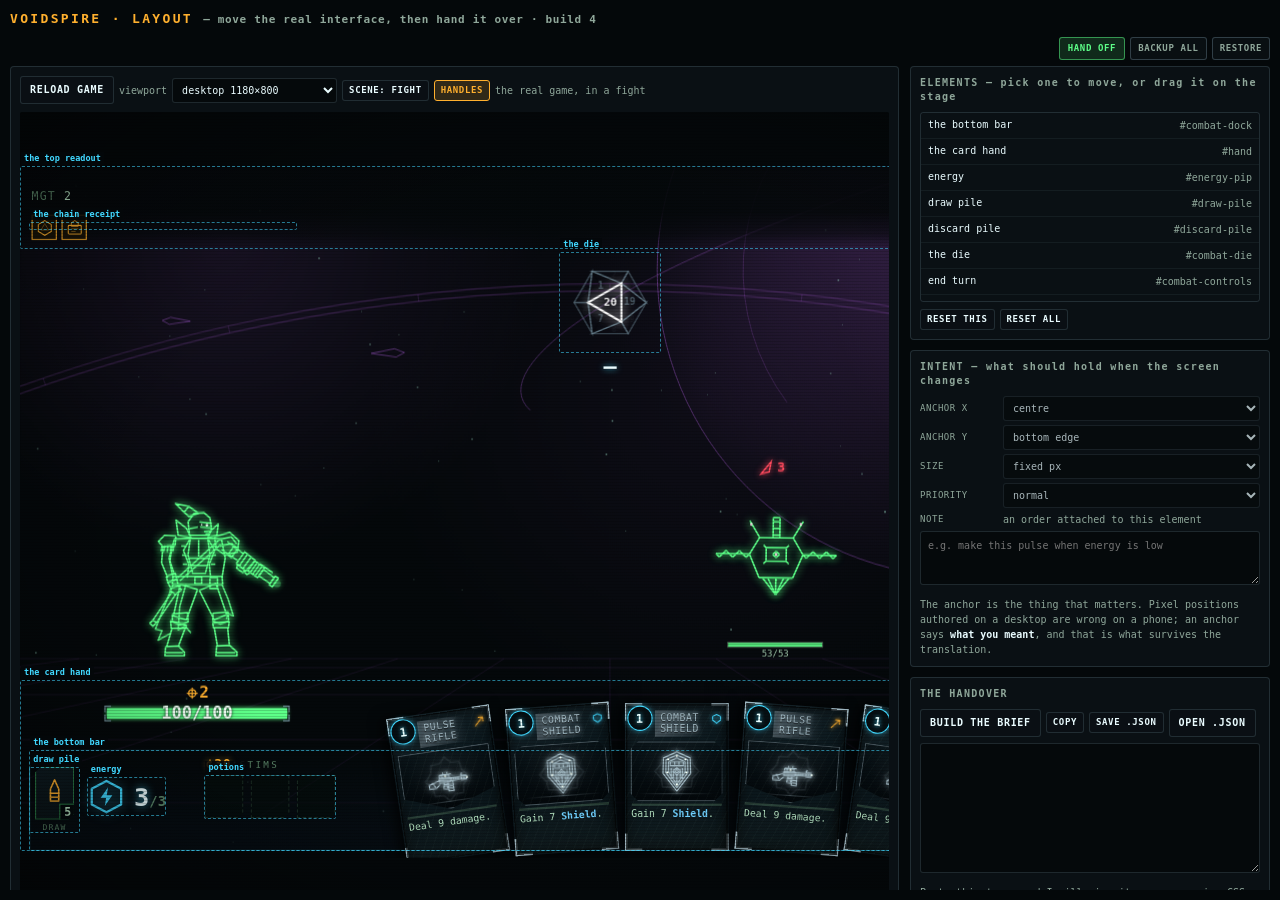
<file: voidspire/tools/layout.html>
<!DOCTYPE html>
<html lang="en">
<head>
<meta charset="UTF-8">
<!-- The tools are served with a long cache by default, and a single-file tool
     means one stale document hides every change at once. -->
<meta http-equiv="Cache-Control" content="no-cache, no-store, must-revalidate">
<meta http-equiv="Pragma" content="no-cache">
<meta http-equiv="Expires" content="0">
<meta name="viewport" content="width=device-width, initial-scale=1.0, maximum-scale=1.0, user-scalable=no, viewport-fit=cover">
<title>VOIDSPIRE · LAYOUT</title>
<style>
  :root {
    --bg: #04080a; --panel: #0a1014; --line: rgba(120,150,165,0.22);
    --text: #eafcff; --dim: #8fa79a; --green: #5dff88; --amber: #ffb02e;
    --cyan: #41d8ff; --red: #ff4a5e;
  }
  * { box-sizing: border-box; }
  body {
    margin: 0; background: var(--bg); color: var(--text);
    font: 12px/1.4 ui-monospace, SFMono-Regular, Menlo, monospace; padding: 10px;
  }
  h1 { font-size: 13px; letter-spacing: .18em; margin: 0 0 9px; color: var(--amber); }
  h1 span { color: var(--dim); letter-spacing: .06em; font-size: 11px; }
  .wrap { display: grid; gap: 11px; grid-template-columns: 1fr; max-width: 1700px; margin: 0 auto; }
  @media (min-width: 1050px) { .wrap { grid-template-columns: minmax(0,1fr) 360px; } }
  .box { background: var(--panel); border: 1px solid var(--line); border-radius: 4px; padding: 9px; }
  .box h2 { font-size: 10px; letter-spacing: .13em; color: var(--dim); margin: 0 0 8px; font-weight: 700; }
  button, label.btn {
    background: rgba(10,16,20,0.9); border: 1px solid var(--line); border-radius: 3px;
    color: var(--text); font: 700 10px/1 ui-monospace, monospace; letter-spacing: .07em;
    padding: 8px 9px; cursor: pointer; display: inline-block;
  }
  button:hover { border-color: var(--amber); }
  button.on { border-color: var(--amber); background: rgba(255,176,46,0.16); color: var(--amber); }
  button.warn:hover { border-color: var(--red); color: var(--red); }
  button.sm { padding: 5px 6px; font-size: 9px; }
  button:disabled { opacity: .3; cursor: default; }
  .bar { display: flex; flex-wrap: wrap; gap: 5px; align-items: center; margin-top: 7px; }
  .hint { color: var(--dim); font-size: 10px; line-height: 1.5; }
  .hint b { color: var(--text); font-weight: 700; }
  textarea {
    width: 100%; min-height: 130px; background: #05090b; color: var(--green);
    border: 1px solid var(--line); border-radius: 3px; padding: 7px;
    font: 10px/1.45 ui-monospace, monospace; resize: vertical;
  }
  select, input[type=text], input[type=number] {
    background: #05090b; color: var(--text); border: 1px solid var(--line);
    border-radius: 3px; padding: 5px; font: 10px ui-monospace, monospace;
  }
  /* the stage: the real game, with an overlay on top */
  #stage { position: relative; background: #000; border-radius: 3px; overflow: hidden; }
  #game { border: 0; display: block; background: #04080a; }
  #ov { position: absolute; inset: 0; pointer-events: none; }
  .hit {
    position: absolute; border: 1px dashed rgba(65,216,255,0.55); pointer-events: auto;
    cursor: move; border-radius: 2px;
  }
  .hit:hover { border-color: var(--cyan); background: rgba(65,216,255,0.08); }
  .hit.sel { border: 1px solid var(--amber); background: rgba(255,176,46,0.12); }
  .hit .tag {
    position: absolute; top: -15px; left: 0; font: 700 8.5px/1 ui-monospace, monospace;
    color: var(--cyan); background: rgba(4,8,10,0.85); padding: 2px 3px; white-space: nowrap;
  }
  .hit.sel .tag { color: var(--amber); }
  .hit .grip {
    position: absolute; right: -4px; bottom: -4px; width: 10px; height: 10px;
    background: var(--amber); cursor: nwse-resize; border-radius: 1px;
  }
  .row { display: grid; grid-template-columns: 78px 1fr; gap: 5px; align-items: center; margin-bottom: 4px; }
  .row label { font-size: 9px; color: var(--dim); letter-spacing: .06em; }
  .list { max-height: 190px; overflow-y: auto; border: 1px solid var(--line); border-radius: 3px; }
  .it { padding: 5px 7px; font-size: 10px; cursor: pointer; border-bottom: 1px solid rgba(120,150,165,0.09); display: flex; gap: 6px; }
  .it:hover { background: rgba(255,176,46,0.1); }
  .it.sel { background: rgba(255,176,46,0.14); color: var(--amber); }
  .it .moved { color: var(--amber); }
  .note { width: 100%; min-height: 54px; }

  /* ==================================================================
   * APP SHELL — the page itself never scrolls or zooms
   * ==================================================================
   * These were ordinary documents: the body grew as tall as its content, so
   * the canvas scrolled out of view while you were working on it, a pinch
   * zoomed the whole page instead of the tool, and dragging on a canvas that
   * had no touch-action scrolled the document out from under the pointer.
   *
   * That is what made them feel like they needed to be a desktop app. They do
   * not — they need to behave like one. The page is now a fixed-height frame
   * with its panels scrolling INSIDE it, so the work surface stays put and
   * only the thing you are reading moves.
   * ================================================================== */
  html, body {
    height: 100%; max-height: 100%; margin: 0;
    overflow: hidden; overscroll-behavior: none;
  }
  body { display: flex; flex-direction: column; }
  body > h1 { flex: 0 0 auto; }
  .wrap { flex: 1 1 auto; min-height: 0; align-items: stretch; }
  .wrap > * { min-height: 0; overflow-y: auto; overflow-x: hidden; }
  /* A drag on a canvas is always a drag, never a scroll or a pinch. */
  canvas { touch-action: none; }
</style>
</head>
<body>
<h1>VOIDSPIRE · LAYOUT <span>— move the real interface, then hand it over · <b id="ver"></b></span></h1>

<div class="wrap">
  <div>
    <div class="box">
      <div class="bar" style="margin-top:0">
        <button id="reload">RELOAD GAME</button>
        <span class="hint">viewport</span>
        <select id="vp">
          <option value="390x844">phone 390×844</option>
          <option value="430x932">phone large 430×932</option>
          <option value="844x390">landscape 844×390</option>
          <option value="1180x800" selected>desktop 1180×800</option>
          <option value="1512x950">desktop large 1512×950</option>
        </select>
        <button id="scene" class="sm">SCENE: FIGHT</button>
        <button id="showHits" class="on sm">HANDLES</button>
        <span class="hint" id="status"></span>
      </div>
      <div id="stage" style="margin-top:8px">
        <iframe id="game" src="../index.html"></iframe>
        <div id="ov"></div>
      </div>
    </div>
  </div>

  <div>
    <div class="box">
      <h2>ELEMENTS — pick one to move, or drag it on the stage</h2>
      <div class="list" id="elList"></div>
      <div class="bar">
        <button id="resetOne" class="sm warn">RESET THIS</button>
        <button id="resetAll" class="sm warn">RESET ALL</button>
      </div>
    </div>

    <div class="box" style="margin-top:10px">
      <h2>INTENT — what should hold when the screen changes</h2>
      <div class="row"><label>ANCHOR X</label>
        <select id="ax"><option value="left">left edge</option><option value="center" selected>centre</option><option value="right">right edge</option></select>
      </div>
      <div class="row"><label>ANCHOR Y</label>
        <select id="ay"><option value="top">top edge</option><option value="center">centre</option><option value="bottom" selected>bottom edge</option></select>
      </div>
      <div class="row"><label>SIZE</label>
        <select id="sz"><option value="fixed">fixed px</option><option value="scale">scales with the screen</option></select>
      </div>
      <div class="row"><label>PRIORITY</label>
        <select id="pri"><option value="normal">normal</option><option value="must">must never be covered</option></select>
      </div>
      <div class="row"><label>NOTE</label><span class="hint">an order attached to this element</span></div>
      <textarea id="note" class="note" placeholder="e.g. make this pulse when energy is low"></textarea>
      <p class="hint" style="margin:7px 0 0">
        The anchor is the thing that matters. Pixel positions authored on a
        desktop are wrong on a phone; an anchor says <b>what you meant</b>, and
        that is what survives the translation.
      </p>
    </div>

    <div class="box" style="margin-top:10px">
      <h2>THE HANDOVER</h2>
      <div class="bar" style="margin-top:0">
        <button id="mkBrief">BUILD THE BRIEF</button>
        <button id="copy" class="sm">COPY</button>
        <button id="save" class="sm">SAVE .JSON</button>
        <label class="btn sm">OPEN .JSON<input type="file" id="openIn" accept="application/json" hidden></label>
      </div>
      <textarea id="out" readonly style="margin-top:6px"></textarea>
      <p class="hint" style="margin:7px 0 0">
        Paste this to me and I will wire it up: responsive CSS, the behaviour in
        the notes, and the fit suites kept green. It records the build it was
        authored against, so a layout drawn against an interface I have since
        changed can be spotted rather than applied blind.
      </p>
    </div>
  </div>
</div>

<script>
(function () {
  'use strict';
  var BUILD = 'build 4';
  var frame = document.getElementById('game');
  var ov = document.getElementById('ov');
  var status = document.getElementById('status');

  /* The pieces of interface worth moving. Everything here is a real element in
   * the running game — this tool never draws a mock-up of the HUD, because a
   * mock-up is a second thing to keep in step and it would quietly stop
   * matching the moment the game changed. */
  var PARTS = [
    { sel: '#combat-dock', name: 'the bottom bar' },
    { sel: '#hand', name: 'the card hand' },
    { sel: '#energy-pip', name: 'energy' },
    { sel: '#draw-pile', name: 'draw pile' },
    { sel: '#discard-pile', name: 'discard pile' },
    { sel: '#combat-die', name: 'the die' },
    { sel: '#combat-controls', name: 'end turn' },
    { sel: '#potion-belt', name: 'potions' },
    { sel: '#hud', name: 'the top readout' },
    { sel: '#chain-ledger', name: 'the chain receipt' },
  ];

  var layout = {};        // sel -> { dx, dy, dw, dh, ax, ay, sz, pri, note }
  var sel = null;
  var showHits = true;
  var scene = 'fight';

  function def(s) {
    return layout[s] || (layout[s] = { dx: 0, dy: 0, dw: 0, dh: 0,
      ax: 'center', ay: 'bottom', sz: 'fixed', pri: 'normal', note: '' });
  }
  function moved(s) {
    var L = layout[s];
    return L && (L.dx || L.dy || L.dw || L.dh || L.note);
  }

  function doc() {
    try { return frame.contentDocument; } catch (e) { return null; }
  }
  function win() {
    try { return frame.contentWindow; } catch (e) { return null; }
  }

  /* Drive the real game into a state where the HUD is actually up. Nothing is
   * visible on the title screen, so without this the tool would open on an
   * empty stage and look broken. */
  function bootGame() {
    var w = win();
    if (!w || !w.VS || !w.VS.engine) { status.textContent = 'waiting for the game…'; return false; }
    try {
      var E = w.VS.engine;
      E.seed(5); E.newRun('vanguard');
      E.run.faction = 'hierarchy'; E.run.nodeIdx = 0;
      if (scene === 'fight') E.startNode('fight');
      else if (scene === 'boss') { E.run.mapRow = 12; E.startNode('boss'); }
      w.VS.ui.refresh();
      status.textContent = 'the real game, in a ' + scene;
      return true;
    } catch (e) { status.textContent = 'could not start the game: ' + e.message; return false; }
  }

  /* Overlay a draggable handle on every part we can find. Positions come from
   * getBoundingClientRect inside the frame, so a handle is always exactly on
   * top of the thing it moves however the game laid it out. */
  function syncHandles() {
    var d = doc();
    ov.innerHTML = '';
    if (!d || !showHits) return;
    var fr = frame.getBoundingClientRect(), st = document.getElementById('stage').getBoundingClientRect();
    PARTS.forEach(function (P) {
      var el = d.querySelector(P.sel);
      if (!el) return;
      var b = el.getBoundingClientRect();
      if (!b.width || !b.height) return;
      var h = document.createElement('div');
      h.className = 'hit' + (sel === P.sel ? ' sel' : '');
      h.style.left = (fr.left - st.left + b.left) + 'px';
      h.style.top = (fr.top - st.top + b.top) + 'px';
      h.style.width = b.width + 'px';
      h.style.height = b.height + 'px';
      h.innerHTML = '<span class="tag">' + P.name + (moved(P.sel) ? ' ✳' : '') + '</span>'
        + (sel === P.sel ? '<span class="grip"></span>' : '');
      h.addEventListener('pointerdown', function (ev) {
        if (ev.target.classList.contains('grip')) return startDrag(P.sel, ev, 'size');
        startDrag(P.sel, ev, 'move');
      });
      ov.appendChild(h);
    });
  }

  var dragging = null;
  function startDrag(s, ev, mode) {
    ev.preventDefault(); ev.stopPropagation();
    sel = s; renderList(); renderIntent();
    var L = def(s);
    dragging = { s: s, mode: mode, x: ev.clientX, y: ev.clientY,
                 dx: L.dx, dy: L.dy, dw: L.dw, dh: L.dh };
    ov.setPointerCapture && ov.setPointerCapture(ev.pointerId);
    document.addEventListener('pointermove', onDrag);
    document.addEventListener('pointerup', endDrag, { once: true });
  }
  function onDrag(ev) {
    if (!dragging) return;
    var L = def(dragging.s);
    var mx = ev.clientX - dragging.x, my = ev.clientY - dragging.y;
    if (dragging.mode === 'move') { L.dx = Math.round(dragging.dx + mx); L.dy = Math.round(dragging.dy + my); }
    else { L.dw = Math.round(dragging.dw + mx); L.dh = Math.round(dragging.dh + my); }
    applyOne(dragging.s);
    syncHandles();
  }
  function endDrag() {
    dragging = null;
    document.removeEventListener('pointermove', onDrag);
    save();
  }

  /* Apply an offset by writing an inline transform on the real element, so what
   * you are looking at IS the moved interface rather than a preview of it. The
   * exported CSS says the same thing in a responsive form. */
  function applyOne(s) {
    var d = doc(); if (!d) return;
    var el = d.querySelector(s); if (!el) return;
    var L = def(s);
    el.style.transform = (L.dx || L.dy) ? 'translate(' + L.dx + 'px,' + L.dy + 'px)' : '';
    if (L.dw || L.dh) {
      var b = el.getBoundingClientRect();
      el.style.width = Math.max(12, b.width + (L.dw || 0)) + 'px';
      el.style.height = Math.max(12, b.height + (L.dh || 0)) + 'px';
      L.dw = 0; L.dh = 0;                    // folded into the measured size
      L.w = Math.round(Math.max(12, b.width)); L.h = Math.round(Math.max(12, b.height));
    }
  }
  function applyAll() { Object.keys(layout).forEach(applyOne); }

  function renderList() {
    var host = document.getElementById('elList');
    host.innerHTML = '';
    PARTS.forEach(function (P) {
      var row = document.createElement('div');
      row.className = 'it' + (sel === P.sel ? ' sel' : '');
      row.innerHTML = '<span style="flex:1">' + P.name + '</span>'
        + '<span class="hint">' + P.sel + '</span>'
        + (moved(P.sel) ? '<span class="moved">✳</span>' : '');
      row.onclick = function () { sel = P.sel; renderList(); renderIntent(); syncHandles(); };
      host.appendChild(row);
    });
  }
  function renderIntent() {
    var on = !!sel;
    ['ax', 'ay', 'sz', 'pri', 'note'].forEach(function (id) {
      document.getElementById(id).disabled = !on;
    });
    if (!on) return;
    var L = def(sel);
    document.getElementById('ax').value = L.ax;
    document.getElementById('ay').value = L.ay;
    document.getElementById('sz').value = L.sz;
    document.getElementById('pri').value = L.pri;
    document.getElementById('note').value = L.note || '';
  }
  ['ax', 'ay', 'sz', 'pri'].forEach(function (id) {
    document.getElementById(id).onchange = function () {
      if (!sel) return; def(sel)[id] = this.value; save(); renderList();
    };
  });
  document.getElementById('note').oninput = function () {
    if (!sel) return; def(sel).note = this.value; save(); renderList(); syncHandles();
  };

  /* THE BRIEF. Coordinates alone do not say what you meant, so this is written
   * as sentences with the numbers in them: what moved, which way, and what
   * should hold when the screen changes. It is the thing that gets handed
   * over, and it is meant to be read by a person as well as parsed. */
  function buildBrief() {
    var w = win();
    /* The deployed site serves the BUNDLE here, which carries a real stamp;
     * running locally this frame is the dev shell, where the placeholder is
     * still literal. Say which, rather than quoting `__BUILD__` as though it
     * were a version. */
    /* Reading a property off a cross-origin frame THROWS rather than returning
     * undefined, so this has to be guarded — opened from file:// the frame is
     * a different origin and an unguarded read took the whole handoff down. */
    var raw = '';
    try { raw = (w && w.VS && w.VS.BUILD) || ''; } catch (e) { raw = 'unreadable (open this tool from the deployed site)'; }
    var build = (!raw || raw === '__BUILD__') ? 'dev shell (unstamped — run from the deployed site for a real build id)' : raw;
    var vp = document.getElementById('vp').value;
    var lines = [], notes = [], data = {};
    PARTS.forEach(function (P) {
      var L = layout[P.sel];
      if (!L || (!L.dx && !L.dy && !L.w && !L.note)) return;
      data[P.sel] = L;
      var bits = [];
      if (L.dx) bits.push(Math.abs(L.dx) + 'px ' + (L.dx < 0 ? 'left' : 'right'));
      if (L.dy) bits.push(Math.abs(L.dy) + 'px ' + (L.dy < 0 ? 'up' : 'down'));
      if (L.w) bits.push('sized to ' + L.w + '×' + L.h);
      if (bits.length) {
        lines.push('- ' + P.name + ' (' + P.sel + '): ' + bits.join(', ')
          + ' · anchor ' + L.ax + '/' + L.ay
          + ' · ' + (L.sz === 'scale' ? 'scales with the screen' : 'fixed size')
          + (L.pri === 'must' ? ' · MUST NEVER BE COVERED' : ''));
      }
      if (L.note) notes.push('- ' + P.name + ' (' + P.sel + '): ' + L.note);
    });
    var txt = 'LAYOUT BRIEF\n'
      + 'authored against game build: ' + build + '\n'
      + 'placed on viewport: ' + vp + ' (' + scene + ')\n\n';
    txt += lines.length ? 'MOVED\n' + lines.join('\n') + '\n' : 'MOVED\n- nothing yet\n';
    if (notes.length) txt += '\nORDERS\n' + notes.join('\n') + '\n';
    txt += '\nDATA\n' + JSON.stringify({ build: build, viewport: vp, scene: scene, parts: data });
    return txt;
  }
  document.getElementById('mkBrief').onclick = function () {
    document.getElementById('out').value = buildBrief();
  };
  document.getElementById('copy').onclick = function () {
    var t = document.getElementById('out');
    if (!t.value) t.value = buildBrief();
    t.removeAttribute('readonly'); t.select();
    try { document.execCommand('copy'); } catch (e) {}
    if (navigator.clipboard) navigator.clipboard.writeText(t.value);
    t.setAttribute('readonly', '');
    var b = this, o = b.textContent; b.textContent = 'COPIED';
    setTimeout(function () { b.textContent = o; }, 900);
  };
  document.getElementById('save').onclick = function () {
    var blob = new Blob([buildBrief()], { type: 'text/plain' });
    var a = document.createElement('a');
    a.href = URL.createObjectURL(blob); a.download = 'voidspire-layout.txt'; a.click();
  };
  document.getElementById('openIn').onchange = function (ev) {
    var f = ev.target.files && ev.target.files[0]; if (!f) return;
    var rd = new FileReader();
    rd.onload = function () {
      var m = /DATA\n([\s\S]*)$/.exec(rd.result);
      try {
        var d = JSON.parse(m ? m[1] : rd.result);
        layout = d.parts || {};
        save(); renderList(); renderIntent(); reload();
      } catch (e) { alert('That is not a layout brief.'); }
    };
    rd.readAsText(f);
  };

  document.getElementById('resetOne').onclick = function () {
    if (!sel) return;
    delete layout[sel]; save(); renderList(); renderIntent(); reload();
  };
  document.getElementById('resetAll').onclick = function () {
    if (!confirm('Put every element back where the game puts it?')) return;
    layout = {}; save(); renderList(); renderIntent(); reload();
  };

  function sizeFrame() {
    var v = document.getElementById('vp').value.split('x');
    frame.style.width = v[0] + 'px';
    frame.style.height = v[1] + 'px';
    document.getElementById('stage').style.height = v[1] + 'px';
  }
  function reload() { sizeFrame(); frame.src = frame.src; }
  document.getElementById('vp').onchange = reload;
  document.getElementById('reload').onclick = reload;
  document.getElementById('scene').onclick = function () {
    scene = scene === 'fight' ? 'boss' : 'fight';
    this.textContent = 'SCENE: ' + scene.toUpperCase();
    reload();
  };
  document.getElementById('showHits').onclick = function () {
    showHits = !showHits; this.classList.toggle('on', showHits); syncHandles();
  };

  function save() { try { localStorage.setItem('voidspire.layout', JSON.stringify(layout)); } catch (e) {} }
  try { layout = JSON.parse(localStorage.getItem('voidspire.layout') || '{}'); } catch (e) { layout = {}; }

  frame.addEventListener('load', function () {
    // the game boots asynchronously; poll briefly rather than guess a delay
    var tries = 0;
    var t = setInterval(function () {
      if (bootGame() || ++tries > 40) {
        clearInterval(t);
        applyAll(); syncHandles();
      }
    }, 120);
  });
  window.addEventListener('resize', syncHandles);
  setInterval(syncHandles, 700);        // the game relayouts on its own clock

  document.getElementById('ver').textContent = BUILD;
  sizeFrame(); renderList(); renderIntent();
  window.VS_HANDOFF = function () {
    var v = document.getElementById('out').value || buildBrief();
    return { what: 'a layout brief', target: 'css/style.css — responsive rules, plus the notes',
             body: v, empty: /nothing yet/.test(v) };
  };
})();
</script>

<script>
/* ==================================================================
 * A CLICKED BUTTON DOES NOT KEEP THE KEYBOARD
 * ==================================================================
 * SPACE and ENTER are how a button is activated from the keyboard, so a button
 * that keeps focus after a mouse click can be re-fired by either of them for
 * as long as it holds it. Reported against the artist as "pressing space
 * sometimes undoes actions" — space, the pan key, landing on the UNDO button
 * that had been clicked a moment earlier.
 *
 * Every tool here has buttons and most have a keyboard shortcut on a bare key,
 * so it is fixed once, for all of them. Only POINTER clicks are blurred:
 * `detail` is 0 when the activation came from the keyboard, so tabbing to a
 * control and pressing space still does what it should.
 * ================================================================== */
(function () {
  document.addEventListener('click', function (ev) {
    var t = ev.target;
    if (t && t.tagName === 'BUTTON' && ev.detail > 0) t.blur();
  }, true);
})();
</script>

<script>
/* ==================================================================
 * ONE BACKUP FOR EVERY TOOL
 * ==================================================================
 * All five tools keep their work in localStorage, which is per browser, per
 * device and never syncs — so moving between a desktop and a phone lost
 * everything unless each tool's own export had been remembered separately,
 * and two of them had no export at all.
 *
 * This takes EVERY voidspire.* key in one file, so a move between devices is
 * one download and one upload rather than five. It is identical in all five
 * tools, so it can be reached from whichever one happens to be open.
 * ================================================================== */
(function () {
  'use strict';
  function allKeys() {
    var out = [];
    try {
      for (var i = 0; i < localStorage.length; i++) {
        var k = localStorage.key(i);
        if (k && k.indexOf('voidspire.') === 0) out.push(k);
      }
    } catch (e) {}
    return out;
  }
  function backup() {
    var data = { kind: 'voidspire-tools-backup', at: new Date().toISOString(), keys: {} };
    allKeys().forEach(function (k) { try { data.keys[k] = localStorage.getItem(k); } catch (e) {} });
    var n = Object.keys(data.keys).length;
    if (!n) { alert('Nothing saved in this browser yet.'); return; }
    var blob = new Blob([JSON.stringify(data)], { type: 'application/json' });
    var a = document.createElement('a');
    a.href = URL.createObjectURL(blob);
    a.download = 'voidspire-tools-' + data.at.slice(0, 10) + '.json';
    a.click();
  }
  function restore(file) {
    var rd = new FileReader();
    rd.onload = function () {
      var d;
      try { d = JSON.parse(rd.result); } catch (e) { alert('That is not a backup file.'); return; }
      if (!d || d.kind !== 'voidspire-tools-backup' || !d.keys) { alert('That is not a backup file.'); return; }
      var names = Object.keys(d.keys);
      /* Say what is about to be overwritten. A restore replaces work in this
       * browser, and doing that silently is how someone loses an afternoon. */
      if (!confirm('Restore ' + names.length + ' saved item'
        + (names.length === 1 ? '' : 's') + ' from ' + (d.at || '').slice(0, 10)
        + '?\n\nThis REPLACES what is saved in this browser.')) return;
      names.forEach(function (k) { try { localStorage.setItem(k, d.keys[k]); } catch (e) {} });
      location.reload();
    };
    rd.readAsText(file);
  }
  /* ==================================================================
   * HAND OFF — one action that produces something worth pasting to me
   * ==================================================================
   * Every tool already produced a code block, but handing one over meant
   * copying it out of a textarea and then explaining what it was and which
   * file it belonged in. This wraps the same payload in the answers to those
   * questions — what it is, where it goes, which tool and build made it — so
   * a creation arrives ready to act on rather than ready to be interrogated.
   *
   * It copies AND downloads: small things paste straight into a message, and
   * a long one is a file you can keep or send.
   * ================================================================== */
  function handoff() {
    var d = null;
    try { d = window.VS_HANDOFF && window.VS_HANDOFF(); } catch (e) {}
    if (!d) { alert('This tool has nothing to hand over yet.'); return null; }
    if (d.empty) {
      if (!confirm('There does not seem to be anything made yet.\n\nHand it over anyway?')) return null;
    }
    var ver = (document.getElementById('ver') || {}).textContent || '';
    var title = (document.title || 'VOIDSPIRE').replace('VOIDSPIRE · ', '');
    return '=== VOIDSPIRE HANDOFF ===\n'
      + 'from: the ' + title.toLowerCase() + ' tool (' + ver + ')\n'
      + 'made: ' + new Date().toISOString().slice(0, 16).replace('T', ' ') + '\n'
      + 'what: ' + d.what + '\n'
      + 'goes in: ' + d.target + '\n'
      + '\n' + d.body + '\n'
      + '=== END ===';
  }

  var bar = document.createElement('div');
  /* The bar floated over the title on a narrow screen — on a phone the three
   * buttons landed straight on top of the tool's own name. Given its own row
   * in the flow it cannot collide with anything. */
  bar.style.cssText = 'display:flex;gap:5px;justify-content:flex-end;'
    + 'padding:0 0 6px;flex:0 0 auto;flex-wrap:wrap;';
  bar.innerHTML =
    '<button id="vsHandoff" style="background:rgba(93,255,136,.14);border:1px solid rgba(93,255,136,.5);'
    + 'border-radius:3px;color:#5dff88;font:700 9px/1 ui-monospace,monospace;letter-spacing:.07em;'
    + 'padding:6px 8px;cursor:pointer" title="Copy this creation with a note saying what it is and where it goes">HAND OFF</button>'
    + '<button id="vsBackup" style="background:rgba(10,16,20,.95);border:1px solid rgba(120,150,165,.35);'
    + 'border-radius:3px;color:#8fa79a;font:700 9px/1 ui-monospace,monospace;letter-spacing:.07em;'
    + 'padding:6px 7px;cursor:pointer" title="Download everything this browser has saved, from all five tools">BACKUP ALL</button>'
    + '<label style="background:rgba(10,16,20,.95);border:1px solid rgba(120,150,165,.35);'
    + 'border-radius:3px;color:#8fa79a;font:700 9px/1 ui-monospace,monospace;letter-spacing:.07em;'
    + 'padding:6px 7px;cursor:pointer" title="Load a backup made on another device">RESTORE'
    + '<input type="file" id="vsRestore" accept="application/json" hidden></label>';
  var h1 = document.querySelector('body > h1');
  if (h1 && h1.parentNode) h1.parentNode.insertBefore(bar, h1.nextSibling);
  else document.body.appendChild(bar);
  document.getElementById('vsHandoff').onclick = function () {
    var txt = handoff(); if (!txt) return;
    var ta = document.createElement('textarea');
    ta.value = txt; ta.style.cssText = 'position:fixed;left:-9999px';
    document.body.appendChild(ta); ta.select();
    try { document.execCommand('copy'); } catch (e) {}
    if (navigator.clipboard) navigator.clipboard.writeText(txt);
    document.body.removeChild(ta);
    // and a file, for anything too long to paste comfortably
    var blob = new Blob([txt], { type: 'text/plain' });
    var a2 = document.createElement('a');
    a2.href = URL.createObjectURL(blob);
    a2.download = 'voidspire-handoff-' + new Date().toISOString().slice(0, 10) + '.txt';
    a2.click();
    var b2 = this, o2 = b2.textContent;
    b2.textContent = 'COPIED + SAVED';
    setTimeout(function () { b2.textContent = o2; }, 1400);
  };
  document.getElementById('vsBackup').onclick = backup;
  document.getElementById('vsRestore').onchange = function (ev) {
    if (ev.target.files && ev.target.files[0]) restore(ev.target.files[0]);
  };

})();
</script>
</body>
</html>
</file>
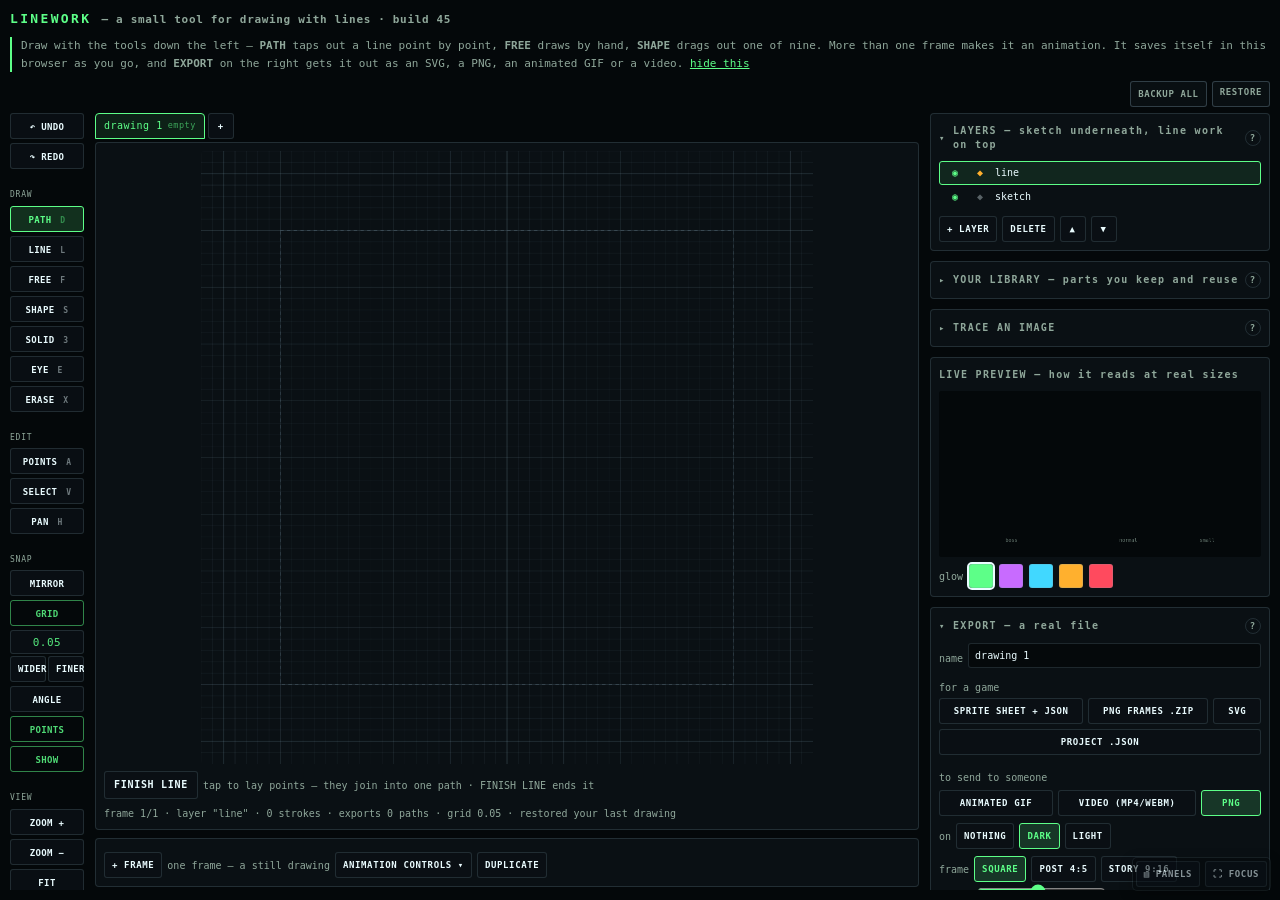
<file: voidspire/tools/linework.html>
<!DOCTYPE html>
<html lang="en">
<head>
<meta charset="UTF-8">
<!-- GitHub Pages serves these with a long cache, and a single-file tool means
     one stale document hides every change at once. Three separate "that
     feature is missing" reports in this project turned out to be exactly
     that — layers, image tracing and the audio fixes were all reported absent
     while already deployed. Ask the browser to revalidate; the build number in
     the header is the backstop when it does not. -->
<meta http-equiv="Cache-Control" content="no-cache, no-store, must-revalidate">
<meta http-equiv="Pragma" content="no-cache">
<meta http-equiv="Expires" content="0">
<!-- Inline, as a data URI, because this file is meant to travel alone — off a
     USB stick, out of an itch.io zip, straight off the desktop — and a
     <link> to an icon FILE is one more thing that would not be there. A page
     with no icon at all gets a blank tab and asks the server for
     /favicon.ico on the way. -->
<link rel="icon" href="data:image/svg+xml,%3Csvg xmlns='http://www.w3.org/2000/svg' viewBox='0 0 32 32'%3E%3Crect width='32' height='32' fill='%230b0e14'/%3E%3Cg fill='none' stroke='%2360e8ff' stroke-width='2.5' stroke-linecap='round'%3E%3Cpath d='M6 24 L16 6 L26 24'/%3E%3Cpath d='M10 18 L22 18'/%3E%3C/g%3E%3C/svg%3E">
<meta name="viewport" content="width=device-width, initial-scale=1.0, maximum-scale=1.0, user-scalable=no, viewport-fit=cover">
<title>LINEWORK</title>
<style>
  :root {
    --bg: #04080a; --panel: #0a1014; --line: rgba(120,150,165,0.22);
    --text: #eafcff; --dim: #8fa79a; --green: #5dff88; --amber: #ffb02e;
    --cyan: #41d8ff; --red: #ff4a5e; --violet: #c86bff;
  }
  * { box-sizing: border-box; -webkit-tap-highlight-color: transparent; }
  body {
    margin: 0; background: var(--bg); color: var(--text);
    font: 12px/1.4 ui-monospace, SFMono-Regular, Menlo, monospace;
    padding: 10px; overscroll-behavior: none;
  }
  h1 { font-size: 13px; letter-spacing: .18em; margin: 0 0 9px; color: var(--green); }
  h1 span { color: var(--dim); letter-spacing: .06em; font-size: 11px; }
  /* THREE COLUMNS ON A WIDE SCREEN: a tool rail, the canvas, the panels.
   * The page was centred at 1400px with the tools stacked underneath, which
   * left a dead margin down each side and pushed the canvas up against its
   * own controls. A rail is where every drawing program puts them and where
   * the hand goes looking. Below 1000px it lies back down as a strip above
   * the canvas, because a phone has no margin to spare. */
  /* width:100% matters more than it looks. .wrap is a flex item of the body
     with margin:0 auto, and an auto cross-axis margin makes a flex item size
     to its CONTENT rather than stretch — so the grid never spanned the window
     and its 1fr column resolved against the width of the canvas inside it,
     which is circular. Hiding the panels changed the template and the column
     came out the same 967px it had been. */
  .wrap { display: grid; gap: 11px; grid-template-columns: 1fr; width: 100%; max-width: 1700px; margin: 0 auto; }
  @media (min-width: 1000px) { .wrap { grid-template-columns: 74px minmax(0,1fr) 340px; } }

  /* ==================================================================
   * CANVAS FIRST
   * ==================================================================
   * Measured before this: the canvas was 21% of the screen on a desktop, and
   * 19% on a laptop. Procreate gives its canvas essentially the whole display
   * and hides everything else behind gestures; Photoshop with its default
   * panels is around 60%. A drawing tool that spends four fifths of the
   * screen on its own chrome is a control panel that happens to have a canvas.
   *
   * Two levels, because the two situations are different. PANELS hides the
   * column of boxes on the right — the reference material — and keeps every
   * tool. FOCUS hides the tools as well and leaves the drawing and nothing
   * else, for looking at what you have actually made.
   *
   * Tab and Shift+Tab, which is what MyPaint's most-requested issue asked for
   * and what draw.io, Figma and Blender all bind. Both are remembered, so the
   * layout you work in is the one you get back. */
  body.no-panels .wrap { grid-template-columns: 74px minmax(0,1fr); }
  body.no-panels .side { display: none; }
  body.focus .rail, body.focus .side, body.focus > h1, body.focus .framestrip { display: none; }
  body.focus .wrap { grid-template-columns: minmax(0,1fr); }
  body.focus #vsbar { display: none !important; }
  /* The way back out is always on screen. A mode you can enter and not leave
     is a trap, and the keyboard is not a discoverable answer on a tablet. */
  #viewBar {
    position: fixed; right: 10px; bottom: 10px; z-index: 500;
    display: flex; gap: 5px; opacity: .55; transition: opacity .15s;
    background: var(--bg); border-radius: 4px; padding: 3px;
    box-shadow: 0 0 0 1px var(--line), 0 4px 14px rgba(0,0,0,.5);
  }
  #viewBar:hover { opacity: 1; }

  /* ==================================================================
   * ONE PANEL OPEN AT A TIME, AND THE PROSE FOLDED AWAY
   * ==================================================================
   * Measured before this: six panels open at once and 854 characters of
   * explanation on screen. That is Corel Painter's oldest and best-documented
   * complaint — "busy", "chaotic", users "stuck in menus and settings before
   * they can even start" — and the answer everyone converges on is
   * progressive disclosure: show the eighty percent, keep the rest one click
   * away and clearly marked.
   *
   * So every panel heading is now a switch, the state is remembered, and the
   * paragraph explaining each panel hides behind a ? in its own header. The
   * text is good and worth keeping; it is worth keeping where it can be asked
   * for rather than where it has to be read past. */
  .box > h2 {
    cursor: pointer; user-select: none; display: flex; align-items: center;
    gap: 6px; margin: 0; padding: 2px 0;
  }
  .box > h2 .caret { color: var(--dim); font-size: 9px; width: 8px; flex: 0 0 auto; }
  .box > h2 .why {
    margin-left: auto; border: 1px solid var(--line); border-radius: 50%;
    width: 16px; height: 16px; line-height: 14px; text-align: center;
    color: var(--dim); font-size: 9px; flex: 0 0 auto;
  }
  .box > h2 .why:hover { border-color: var(--cyan); color: var(--cyan); }
  .box.shut > h2 { margin: 0; }
  .box.shut > *:not(h2) { display: none !important; }
  .box p.hint.why-text { display: none; }
  .box.why-open p.hint.why-text { display: block; }
  body.focus #viewBar { opacity: 1; }
  .rail { display: flex; flex-direction: row; flex-wrap: wrap; gap: 4px; align-content: start; }
  /* The pickers scroll INSIDE the rail rather than lengthening it. Seventeen
     solids added four rows and pushed MIRROR, GRID and the zoom buttons off
     the bottom of the screen — the tools you reach for constantly, displaced
     by a list you use once per drawing. */
  #railShapes { max-height: 32vh; overflow-y: auto; }
  /* A PICTURE OF EACH SOLID, not its name. Seventeen text labels asked you to
     know the difference between a PRISM and a CRYSTAL before you had seen
     either, so choosing one meant placing it, looking, undoing and trying the
     next. The thumbnails are drawn by the same projector that draws the real
     thing, so what you pick is what you get. */
  /* ==================================================================
   * DOCUMENT TABS — above the canvas, where every editor puts them.
   * Small, because they are navigation and not the work; the active one is
   * lifted rather than shouted, since the canvas below it already says which
   * drawing you are in. */
  .tabbar {
    display: flex; flex-wrap: wrap; gap: 3px; align-items: stretch;
    margin-bottom: 3px; flex: 0 0 auto;
  }
  .tabbar .tab {
    display: flex; align-items: center; gap: 5px; cursor: pointer;
    background: rgba(10,16,20,0.9); border: 1px solid var(--line);
    border-bottom-color: transparent; border-radius: 4px 4px 0 0;
    padding: 5px 8px; min-height: 26px; font-size: 10px; letter-spacing: .05em;
    color: var(--dim); max-width: 190px;
  }
  .tabbar .tab:hover { border-color: var(--cyan); }
  .tabbar .tab.on {
    background: rgba(93,255,136,0.1); border-color: var(--green);
    color: var(--green);
  }
  .tabbar .tab .tn { overflow: hidden; text-overflow: ellipsis; white-space: nowrap; }
  .tabbar .tab .tc { font-size: 8.5px; opacity: .6; flex: 0 0 auto; }
  .tabbar .tab .tx { opacity: .45; flex: 0 0 auto; padding: 0 2px; }
  .tabbar .tab .tx:hover { opacity: 1; color: var(--red); }
  @media (pointer: coarse) { .tabbar .tab { min-height: 40px; padding: 5px 10px; } }

  /* How coarse the grid is. Four numbers rather than a slider: these are the
     only four anybody wants, and a slider you have to aim at to choose how
     accurately you can aim is its own joke. */
  /* TWO BY TWO, not four across. The rail is 74px wide and the 24px WCAG floor
     is a floor: four buttons in a row cannot each clear it, and the version
     that tried had min-width:0 on them to make them fit — which is just
     opting out of the rule. */
  .steps { display: grid; grid-template-columns: 1fr 1fr; gap: 2px; width: 100%; }
  .steps button { padding: 5px 0; font-size: 9px; }
  /* And the chosen step is a SETTING, so it gets the quiet outline the snap
     switches get. Filled, it was a second thing in the rail shouting as loudly
     as the tool you are holding. */
  /* The size itself, spelled out. It used to be four buttons labelled ·2 ·1 05
     02, which is the number with its meaning filed off — you had to already
     know they were grid sizes to read them as any. Reported as "we only have
     one grid size", by someone who had been using all four. */
  .gnow {
    grid-column: 1 / -1; text-align: center; padding: 4px 0 3px;
    font-size: 11px; letter-spacing: 0.5px;
    color: rgba(93,255,136,0.9);
    background: rgba(10,16,20,0.9);
    border: 1px solid rgba(120,150,165,0.22); border-radius: 3px;
  }

  .sldgrid { display: grid; grid-template-columns: repeat(auto-fill, minmax(50px, 1fr)); gap: 3px; }
  .sldgrid.wide { grid-template-columns: repeat(auto-fill, minmax(58px, 1fr)); }
  .sldgrid button {
    padding: 2px 1px 3px; display: flex; flex-direction: column;
    align-items: center; gap: 1px; line-height: 1;
  }
  .sldgrid canvas { width: 100%; max-width: 40px; height: auto; background: none; }
  .sldgrid .lbl { font-size: 7px; letter-spacing: .03em; color: var(--dim); }
  .sldgrid button.on .lbl { color: var(--cyan); }
  .xgrid { gap: 4px; }
  .xgrid button { flex: 1 1 auto; }
  .sep2 { width: 1px; align-self: stretch; min-height: 14px; background: var(--line); margin: 0 4px; }

  /* THE BIG VIEW. Over everything, because the point is to look at one thing
     without the rest of the tool round the edge of your eye. */
  #theatre {
    position: fixed; inset: 0; z-index: 9000; background: rgba(2,5,7,0.97);
    display: flex; flex-direction: column;
  }
  #theatre .thstage { flex: 1 1 auto; min-height: 0; padding: 8px; }
  #theatre canvas {
    width: 100%; height: 100%; display: block; border-radius: 4px;
    border: 1px solid var(--line); background: #04080a;
  }
  #theatre .thbar {
    flex: 0 0 auto; display: flex; flex-wrap: wrap; gap: 5px; align-items: center;
    padding: 8px 10px calc(8px + env(safe-area-inset-bottom));
    border-top: 1px solid var(--line); background: var(--panel);
  }
  #theatre .thgrow { flex: 1 1 160px; min-width: 90px; }
  /* And on a phone the rail wraps into rows above the canvas, so the same
     list appears twice and shoves the drawing surface off the screen. The bar
     under the canvas already has every one of them. */
  @media (max-width: 860px) {
    #railShapes { display: none !important; }
    /* Seventeen solids wrap to three rows on a phone, and every row of
       controls comes out of the drawing surface. Two rows and a scroll. */
    #solidBar, #shapeBar { max-height: 64px; overflow-y: auto; }
  }
  @media (min-width: 1000px) { .rail { flex-direction: column; flex-wrap: nowrap; } }
  .rail button { width: 100%; padding: 9px 4px; font-size: 9px; letter-spacing: .04em; }
  @media (max-width: 999px) { .rail button { width: auto; } }
  .rail .sep {
    height: 1px; background: var(--line); margin: 5px 0; width: 100%;
  }
  @media (max-width: 999px) { .rail .sep { display: none; } }
  .rail .grp { font-size: 8px; color: var(--dim); letter-spacing: .1em; margin: 2px 0 1px; }
  @media (max-width: 999px) { .rail .grp { display: none; } }
  .stage, .box {
    background: var(--panel); border: 1px solid var(--line); border-radius: 4px; padding: 8px;
  }
  canvas { display: block; width: 100%; height: auto; touch-action: none; border-radius: 3px; }
  .bar { display: flex; flex-wrap: wrap; gap: 5px; margin-top: 7px; align-items: center; }
  button, label.btn {
    background: rgba(10,16,20,0.9); border: 1px solid var(--line); border-radius: 3px;
    color: var(--text); font: 700 10px/1 ui-monospace, monospace; letter-spacing: .07em;
    padding: 8px 9px; cursor: pointer; touch-action: manipulation; display: inline-block;
  }
  button:hover, label.btn:hover { border-color: var(--green); }
  button.on { border-color: var(--green); background: rgba(93,255,136,0.16); color: var(--green); }
  button.warn:hover { border-color: var(--red); color: var(--red); }
  /* ==================================================================
   * SOMETHING BIG ENOUGH TO HIT
   * ==================================================================
   * WCAG 2.2 makes 24x24 CSS pixels a Level AA requirement (2.5.8). Measured
   * before this, 27 of the 50 controls on screen were under it — more than
   * half — and this gets used on a phone, where Apple asks for 44pt and
   * Material for 48dp.
   *
   * 26px everywhere, and 40px once the pointer is coarse. Not 44: the sci-fi
   * shape rack and the solid rack are grids of twenty-odd choices, and at 44
   * they push the canvas off a phone screen, which trades one accessibility
   * problem for a worse one. 40 with real spacing is the honest compromise
   * and it is stated here rather than left for someone to discover.
   * ================================================================== */
  button, label.btn { min-height: 26px; min-width: 26px; }
  button.sm, label.btn.sm { padding: 5px 7px; font-size: 9px; min-height: 26px; }
  @media (pointer: coarse) {
    button, label.btn { min-height: 40px; padding-left: 10px; padding-right: 10px; }
    button.sm, label.btn.sm { min-height: 40px; }
    .sldgrid button { min-height: 52px; }
    .swatch { width: 26px; height: 26px;
    min-width: 24px; min-height: 24px; }
    input[type=range] { height: 34px; }
  }
  /* THE ONE BUTTON IN A BAR THAT DOES THE THING. PLACE IT and BIG VIEW were
     both given this class when they were written and it was never defined, so
     they rendered identical to every other grey button beside them — present,
     and invisible as an affordance. "Where is make bigger?" was asked of a
     screenshot with BIG VIEW in it. */
  button.go {
    border-color: var(--green); color: var(--green);
    background: rgba(93,255,136,0.12);
  }
  button.go:hover { background: rgba(93,255,136,0.22); border-color: var(--green); }
  /* ONE THING IS THE LOUDEST. With the tool and the four snap switches all
     lit the same green, five buttons in the rail claimed the eye at once and
     the one that actually says which tool you are holding did not stand out
     at all. A switch that is ON is a state; the tool you are holding is the
     answer to "what happens when I touch the canvas". The state gets a quiet
     outline, the tool keeps the fill. */
  button.tgl.on {
    background: transparent; border-color: rgba(93,255,136,0.5);
    color: rgba(93,255,136,0.85);
  }
  button.big { padding: 11px 15px; font-size: 12px; border-color: var(--green); color: var(--green); }
  button.big:hover { background: rgba(93,255,136,0.15); }
  button.big:disabled { opacity: .3; cursor: default; border-color: var(--line); color: var(--dim); }
  .k { opacity: .45; font-size: 8px; margin-left: 3px; }
  #undoBar { border-bottom: 1px solid var(--line); padding-bottom: 8px; }
  .side { display: flex; flex-direction: column; gap: 10px; }
  .box h2 { font-size: 10px; letter-spacing: .13em; color: var(--dim); margin: 0 0 7px; font-weight: 700; }
  textarea {
    width: 100%; min-height: 96px; background: #05090b; color: var(--green);
    border: 1px solid var(--line); border-radius: 3px; padding: 7px;
    font: 10px/1.45 ui-monospace, monospace; resize: vertical;
  }
  .hint { color: var(--dim); font-size: 10px; line-height: 1.5; }
  .hint b { color: var(--text); font-weight: 700; }
  .row { display: flex; gap: 6px; align-items: center; flex-wrap: wrap; }
  /* 24px, the WCAG 2.5.8 floor. They were 15 — a colour chip you have to aim at. */
  .swatch { width: 24px; height: 24px; border-radius: 3px; border: 1px solid var(--line); cursor: pointer; }
  .swatch.on { outline: 2px solid var(--text); }
  input[type=range] { flex: 1; min-width: 80px; accent-color: var(--green); }
  /* layers and frames */
  .lay, .frm {
    display: flex; align-items: center; gap: 5px; padding: 4px 5px; border-radius: 3px;
    border: 1px solid transparent; cursor: pointer;
  }
  .lay.sel, .frm.sel { border-color: var(--green); background: rgba(93,255,136,0.09); }
  .lay .nm { flex: 1; font-size: 10px; overflow: hidden; text-overflow: ellipsis; white-space: nowrap; }
  .tog { font-size: 10px; width: 20px; text-align: center; opacity: .35; }
  .tog.on { opacity: 1; color: var(--green); }
  .tog.exp.on { color: var(--amber); }
  .frames { display: flex; gap: 4px; overflow-x: auto; padding-bottom: 3px; }
  .list { max-height: 210px; overflow-y: auto; border: 1px solid var(--line); border-radius: 3px; }
  .it {
    display: flex; align-items: center; gap: 7px; padding: 4px 6px; cursor: pointer;
    border-bottom: 1px solid rgba(120,150,165,0.09);
  }
  .it:hover { background: rgba(93,255,136,0.09); }
  .it canvas { width: 30px; height: 30px; flex: 0 0 30px; background: #05090b; border-radius: 2px; }
  .it .nm { flex: 1; font-size: 10px; overflow: hidden; text-overflow: ellipsis; white-space: nowrap; }
  .it .kd { font-size: 8.5px; color: var(--dim); letter-spacing: .08em; }
  .it .x { color: var(--red); opacity: .5; padding: 0 3px; }
  .it .x:hover { opacity: 1; }
  input[type=text] {
    width: 100%; background: #05090b; color: var(--text); border: 1px solid var(--line);
    border-radius: 3px; padding: 6px; font: 10px ui-monospace, monospace; margin-bottom: 5px;
  }
  .frm {
    flex: 0 0 auto; font-size: 10px; padding: 6px 11px; border-color: var(--line);
    cursor: grab; touch-action: none; user-select: none;
  }
  .frm:active { cursor: grabbing; }
  .frm.dragging { opacity: .55; border-color: var(--amber); background: rgba(255,176,46,0.16); }
  #preview { background: #04080a; }

  /* ==================================================================
   * APP SHELL — the page itself never scrolls or zooms
   * ==================================================================
   * These were ordinary documents: the body grew as tall as its content, so
   * the canvas scrolled out of view while you were working on it, a pinch
   * zoomed the whole page instead of the tool, and dragging on a canvas that
   * had no touch-action scrolled the document out from under the pointer.
   *
   * That is what made them feel like they needed to be a desktop app. They do
   * not — they need to behave like one. The page is now a fixed-height frame
   * with its panels scrolling INSIDE it, so the work surface stays put and
   * only the thing you are reading moves.
   * ================================================================== */
  html, body {
    height: 100%; max-height: 100%; margin: 0;
    overflow: hidden; overscroll-behavior: none;
  }
  body { display: flex; flex-direction: column; }
  body > h1 { flex: 0 0 auto; }
  .wrap { flex: 1 1 auto; min-height: 0; align-items: stretch; }
  .wrap > * { min-height: 0; overflow-y: auto; overflow-x: hidden; }
  /* A drag on a canvas is always a drag, never a scroll or a pinch. */
  canvas { touch-action: none; }
  /* THE CONTROLS STAY IN VIEW. Making the page a fixed shell let the canvas
   * fill the column and push the shape picker and the frame strip below the
   * fold, where they had to be scrolled to — which is worse than the scrolling
   * problem the shell was fixing. The canvas is capped instead, and everything
   * that is a CONTROL sits outside the scrolling part. */
  .mid { display: flex; flex-direction: column; min-height: 0; overflow: hidden !important; }
  .mid .stage { flex: 0 0 auto; }
  /* SIZED FROM WHAT IS ACTUALLY LEFT, by fitPad(), not from a guess.
   * It was max-height:58vh — a number picked to leave room for the controls
   * below it. On a 950px screen that is 551px of canvas and 21% of the
   * display, against roughly 60% for Photoshop with its panels out and
   * effectively all of it for Procreate. And a fixed vh cannot be right
   * twice: the controls take about 240px whatever the screen, which is a
   * quarter of a desktop and a third of a small laptop. Measuring the leftover
   * gives the canvas everything the controls do not need, on any screen and
   * in any of the view modes. */
  #pad { width: auto; max-width: 100%; aspect-ratio: 1 / 1; margin: 0 auto; }
  .framestrip { flex: 0 0 auto; margin-top: 8px; }
  .framestrip .bar { margin-top: 5px; }
  /* A STILL DRAWING DOES NOT NEED THE ANIMATION CONTROLS.
     The strip is 96px — the single biggest thing in the column after the
     canvas itself — and on a 720px laptop that is the difference between a
     414px canvas and a 500px one. Most drawings have one frame, so most of
     the time it is 96px spent on onion skin, fps and a strip with one
     thumbnail in it. It folds itself away until there is an animation, and
     one tap brings it back. */
  /* Tucked, the heading is saying nothing the row below it does not — and on
     a 720px laptop those twenty pixels are the difference between the canvas
     clearing its budget and not. ANIMATION CONTROLS in the row opens it. */
  .framestrip.tucked > h2 { display: none; }
  .framestrip.tucked .frames { display: none; }
  /* The two that START an animation stay. Hiding DUPLICATE with the rest was
     the wrong cut: copying the drawing and changing it is how an animation
     usually begins, so the control for it cannot be the thing you have to
     open the animation controls to reach. */
  .framestrip.tucked .bar > *:not(#fAdd):not(#fDup):not(#fOpen) { display: none; }
  .framestrip.tucked .tuckhint { display: inline !important; }
  .framestrip .tuckhint, .framestrip #fOpen { display: none; }
  .framestrip.tucked #fOpen { display: inline-block; }
</style>
</head>
<body>
<h1>LINEWORK <span>— a small tool for drawing with lines · <b id="ver"></b></span></h1>

<div id="viewBar">
  <button id="vPanels" class="sm" title="Hide the panels on the right (Tab)">▤ PANELS</button>
  <button id="vFocus" class="sm" title="Just the drawing (Shift+Tab)">⛶ FOCUS</button>
</div>
<div class="wrap">
  <div class="rail">
    <button id="bUndo" title="Undo (Cmd/Ctrl+Z)">↶ UNDO</button>
    <button id="bRedo" title="Redo (Cmd/Ctrl+Shift+Z)">↷ REDO</button>
    <div class="sep"></div>
    <div class="grp">DRAW</div>
    <button id="mDraw" class="on" title="Path — taps join into one stroke (D)">PATH <span class="k">D</span></button>
    <button id="mLine" title="One straight segment per drag (L)">LINE <span class="k">L</span></button>
    <button id="mFree" title="Freehand, simplified on release (F)">FREE <span class="k">F</span></button>
    <button id="mShape" title="Drag a box, the shape fills it (S)">SHAPE <span class="k">S</span></button>
    <div id="railShapes" style="display:none">
      <button class="sm shp on" data-shp="circle">● CIRCLE</button>
      <button class="sm shp" data-shp="ellipse">⬭ ELLIPSE</button>
      <button class="sm shp" data-shp="rect">▭ RECT</button>
      <button class="sm shp" data-shp="square">◻ SQUARE</button>
      <button class="sm shp" data-shp="round">▢ ROUNDED</button>
      <button class="sm shp" data-shp="tri">▲ TRIANGLE</button>
      <button class="sm shp" data-shp="poly">⬡ POLYGON</button>
      <button class="sm shp" data-shp="star">✶ STAR</button>
      <button class="sm shp" data-shp="arc">◠ ARC</button>
      <div class="grp" style="margin-top:5px">SCI-FI</div>
      <button class="sm shp" data-shp="panel">▱ PANEL</button>
      <button class="sm shp" data-shp="hexcell">⬢ HEX CELL</button>
      <button class="sm shp" data-shp="bracket">⌐ BRACKETS</button>
      <button class="sm shp" data-shp="reticle">◎ RETICLE</button>
      <button class="sm shp" data-shp="vents">▤ VENTS</button>
      <button class="sm shp" data-shp="hazard">▨ HAZARD</button>
      <button class="sm shp" data-shp="gear">⚙ GEAR</button>
      <button class="sm shp" data-shp="dish">◡ DISH</button>
      <button class="sm shp" data-shp="circuit">⌐ CIRCUIT</button>
      <button class="sm shp" data-shp="burst">✳ BURST</button>
      <button class="sm shp" data-shp="segring">◍ SEG RING</button>
      <button class="sm shp" data-shp="capsule">▬ CAPSULE</button>
      <button class="sm shp" data-shp="chevron">» CHEVRON</button>
      <button class="sm shp" data-shp="grid">▦ GRID</button>
      <input type="range" id="shpN2" min="3" max="12" value="6" style="width:100%;margin-top:3px">
      <div class="hint" style="text-align:center" id="shpNN2">6 sides</div>
    </div>
    <button id="mSolid" title="A 3D solid you can drag to turn (3)">SOLID <span class="k">3</span></button>
    <button id="mEye" title="Place a glowing pip (E)">EYE <span class="k">E</span></button>
    <button id="mErase" title="Drag over strokes to rub them out (X)">ERASE <span class="k">X</span></button>
    <div class="sep"></div>
    <div class="grp">EDIT</div>
    <button id="mEdit" title="Drag points; DELETE removes one (A)">POINTS <span class="k">A</span></button>
    <button id="mSel" title="Marquee select and transform (V)">SELECT <span class="k">V</span></button>
    <button id="mPan" title="Drag the canvas (H) — or hold SPACE anywhere">PAN <span class="k">H</span></button>
    <div class="sep"></div>
    <div class="grp">SNAP</div>
    <button id="bMirror" class="tgl" title="Draw one half, get the other">MIRROR</button>
    <button id="bSnap" class="tgl" title="Land every point on the grid">GRID</button>
    <div id="gridSteps" class="steps">
      <div class="gnow" id="gStepNow" title="The size of one grid square, and what every point snaps to.">0.05</div>
      <button id="gWider" class="sm" title="A bigger grid — for blocking a shape out.  Shortcut: [">WIDER</button>
      <button id="gFiner" class="sm" title="A finer grid — for detail.  Shortcut: ]">FINER</button>
    </div>
    <button id="bAngle" class="tgl" title="Straight lines only — 0, 45 and 90 degrees (or hold SHIFT)">ANGLE</button>
    <button id="bMag" class="tgl" title="Snap to nearby existing points">POINTS</button>
    <button id="bGrid" class="tgl" title="Show the grid">SHOW</button>
    <div class="sep"></div>
    <div class="grp">VIEW</div>
    <button id="zIn">ZOOM +</button>
    <button id="zOut">ZOOM −</button>
    <button id="zFit">FIT</button>
  </div>

  <div class="mid">
    <div class="tabbar" id="tabBar"></div>
    <div class="stage">
      <canvas id="pad" width="1100" height="1100"></canvas>
      <div class="bar">
        <button id="bFinish">FINISH LINE</button>
        <span class="hint" id="modeHint"></span>
      </div>
      <div class="bar" id="shapeBar" style="display:none">
        <span class="hint">shape</span>
        <button class="sm shp on" data-shp="circle">CIRCLE</button>
        <button class="sm shp" data-shp="ellipse">ELLIPSE</button>
        <button class="sm shp" data-shp="rect">RECT</button>
        <button class="sm shp" data-shp="square">SQUARE</button>
        <button class="sm shp" data-shp="round">ROUNDED</button>
        <button class="sm shp" data-shp="tri">TRIANGLE</button>
        <button class="sm shp" data-shp="poly">POLYGON</button>
        <button class="sm shp" data-shp="star">STAR</button>
        <button class="sm shp" data-shp="arc">ARC</button>
        <button class="sm shp" data-shp="panel">PANEL</button>
        <button class="sm shp" data-shp="hexcell">HEX CELL</button>
        <button class="sm shp" data-shp="bracket">BRACKETS</button>
        <button class="sm shp" data-shp="reticle">RETICLE</button>
        <button class="sm shp" data-shp="vents">VENTS</button>
        <button class="sm shp" data-shp="hazard">HAZARD</button>
        <button class="sm shp" data-shp="gear">GEAR</button>
        <button class="sm shp" data-shp="dish">DISH</button>
        <button class="sm shp" data-shp="circuit">CIRCUIT</button>
        <button class="sm shp" data-shp="burst">BURST</button>
        <button class="sm shp" data-shp="segring">SEG RING</button>
        <button class="sm shp" data-shp="capsule">CAPSULE</button>
        <button class="sm shp" data-shp="chevron">CHEVRON</button>
        <button class="sm shp" data-shp="grid">GRID</button>
        <span class="hint">points</span>
        <input type="range" id="shpN" min="3" max="12" value="6" style="max-width:80px">
        <span class="hint" id="shpNN">6</span>
      </div>
      <div id="solidBar" class="sldgrid wide" style="display:none">
      <button class="sld on" data-sld="cube" title="CUBE"><canvas class="sthumb" data-thumb="b:cube" width="76" height="76"></canvas><span class="lbl">CUBE</span></button>
      <button class="sld" data-sld="girder" title="GIRDERS"><canvas class="sthumb" data-thumb="b:girder" width="76" height="76"></canvas><span class="lbl">GIRDERS</span></button>
      <button class="sld" data-sld="tetra" title="TETRA"><canvas class="sthumb" data-thumb="b:tetra" width="76" height="76"></canvas><span class="lbl">TETRA</span></button>
      <button class="sld" data-sld="octa" title="OCTA"><canvas class="sthumb" data-thumb="b:octa" width="76" height="76"></canvas><span class="lbl">OCTA</span></button>
      <button class="sld" data-sld="icosa" title="D20"><canvas class="sthumb" data-thumb="b:icosa" width="76" height="76"></canvas><span class="lbl">D20</span></button>
      <button class="sld" data-sld="pyramid" title="PYRAMID"><canvas class="sthumb" data-thumb="b:pyramid" width="76" height="76"></canvas><span class="lbl">PYRAMID</span></button>
      <button class="sld" data-sld="prism" title="PRISM"><canvas class="sthumb" data-thumb="b:prism" width="76" height="76"></canvas><span class="lbl">PRISM</span></button>
      <button class="sld" data-sld="cone" title="CONE"><canvas class="sthumb" data-thumb="b:cone" width="76" height="76"></canvas><span class="lbl">CONE</span></button>
      <button class="sld" data-sld="sphere" title="SPHERE"><canvas class="sthumb" data-thumb="b:sphere" width="76" height="76"></canvas><span class="lbl">SPHERE</span></button>
      <button class="sld" data-sld="torus" title="TORUS"><canvas class="sthumb" data-thumb="b:torus" width="76" height="76"></canvas><span class="lbl">TORUS</span></button>
      <button class="sld" data-sld="crystal" title="CRYSTAL"><canvas class="sthumb" data-thumb="b:crystal" width="76" height="76"></canvas><span class="lbl">CRYSTAL</span></button>
      <button class="sld" data-sld="ship" title="SHIP"><canvas class="sthumb" data-thumb="b:ship" width="76" height="76"></canvas><span class="lbl">SHIP</span></button>
      <button class="sld" data-sld="satellite" title="SAT"><canvas class="sthumb" data-thumb="b:satellite" width="76" height="76"></canvas><span class="lbl">SAT</span></button>
      <button class="sld" data-sld="station" title="STATION"><canvas class="sthumb" data-thumb="b:station" width="76" height="76"></canvas><span class="lbl">STATION</span></button>
      <button class="sld" data-sld="gyro" title="GYRO"><canvas class="sthumb" data-thumb="b:gyro" width="76" height="76"></canvas><span class="lbl">GYRO</span></button>
      <button class="sld" data-sld="turret" title="TURRET"><canvas class="sthumb" data-thumb="b:turret" width="76" height="76"></canvas><span class="lbl">TURRET</span></button>
      <button class="sld" data-sld="pod" title="POD"><canvas class="sthumb" data-thumb="b:pod" width="76" height="76"></canvas><span class="lbl">POD</span></button>
      </div>
      <div class="bar" id="solidCtl" style="display:none">
        <button id="sPlace" class="sm go">PLACE IT ↵</button>
        <span class="hint">view</span>
        <button class="sm vw" data-vw="0,0">FRONT</button>
        <button class="sm vw" data-vw="35,20">3/4</button>
        <button class="sm vw" data-vw="90,0">SIDE</button>
        <button class="sm vw" data-vw="35,70">TOP</button>
        <span class="sep2"></span>
        <span class="hint">turn</span>
        <input type="range" id="sYaw" min="0" max="359" value="35" style="max-width:110px">
        <span class="hint" id="sYawN">35°</span>
        <span class="hint">tilt</span>
        <input type="range" id="sTilt" min="-80" max="80" value="20" style="max-width:110px">
        <span class="hint" id="sTiltN">20°</span>
        <span class="hint">perspective</span>
        <input type="range" id="sPersp" min="0" max="100" value="35" style="max-width:90px">
        <span class="hint" id="sPerspN">35%</span>
        <button id="sCull" class="sm on" title="Hide the edges that belong only to faces pointing away">HIDE BACK</button>
      </div>
      <div class="bar" id="solidSpin" style="display:none">
        <span class="hint">spin about</span>
        <button class="sm axis on" data-axis="y">Y</button>
        <button class="sm axis" data-axis="x">X</button>
        <span class="hint">frames</span>
        <input type="range" id="sFrames" min="2" max="24" value="12" style="max-width:110px">
        <span class="hint" id="sFramesN">12</span>
        <button id="sBake" class="sm">BAKE SPIN →</button>
        <span class="hint" id="sCost"></span>
      </div>
      <div class="bar" id="eyeBar" style="display:none">
        <span class="hint">eye size</span>
        <span class="gnow" id="eyeNow" style="grid-column:auto;min-width:52px">0.04</span>
        <button id="eSmall" class="sm" title="A smaller pip">SMALLER</button>
        <button id="eBig" class="sm" title="A bigger pip">BIGGER</button>
        <span class="sep2"></span>
        <button id="eAll" class="sm" title="Give every eye already in this drawing the size above">SET ALL TO IT</button>
        <span class="hint" id="eyeHint">click the canvas to place one</span>
      </div>
      <div class="bar" id="selBar" style="display:none">
        <span class="hint" id="selCount">nothing selected</span>
        <button id="tSwing" class="sm on" title="What dragging the selection does. SWING turns it about its joints; SLIDE pushes it with the joints staying put, so the lines into them change length; MOVE takes the whole thing.">SWING</button>
        <button id="tSplit" class="sm" title="Make the two halves of a mirrored stroke into separate lines you can edit apart. The drawing itself does not change.">SPLIT ⇹</button>
        <button id="tPivot" class="sm" title="Overrule the joint that was found — tap anywhere to turn about that instead">PIVOT</button>
        <button id="tRotL" class="sm">↺ 15°</button>
        <button id="tRotR" class="sm">↻ 15°</button>
        <button id="tBig" class="sm">SCALE +</button>
        <button id="tSmall" class="sm">SCALE −</button>
        <button id="tFlip" class="sm">FLIP</button>
        <button id="tDup" class="sm">DUPLICATE</button>
        <button id="tDel" class="sm warn">DELETE</button>
        <button id="selNone" class="sm">CLEAR</button>
        <span class="sep2"></span>
        <button id="tRepeat" class="sm go">REPEAT →</button>
        <input type="number" id="tRepeatN" min="1" max="16" value="4" style="width:52px">
        <span class="hint" id="repHint">frames, each one step further</span>
      </div>
      <div class="bar"><span class="hint" id="status"></span></div>
    </div>

    <div class="box framestrip">
      <h2 id="framesH2">FRAMES — more than one makes it an animation · drag one to reorder</h2>
      <div class="frames" id="frameList"></div>
      <div class="bar">
        <button id="fAdd" class="sm">+ FRAME</button>
        <span class="hint tuckhint">one frame — a still drawing</span>
        <button id="fOpen" class="sm">ANIMATION CONTROLS ▾</button>
        <button id="fDup" class="sm">DUPLICATE</button>
        <button id="fDel" class="sm warn">DELETE</button>
        <button id="fPlay" class="sm">▶ PLAY</button>
        <button id="fBig" class="sm go">⛶ BIG VIEW</button>
        <button id="bOnion" class="sm">ONION</button>
        <span class="hint">fps</span>
        <input type="range" id="fps" min="2" max="24" value="8" style="max-width:110px">
        <span class="hint" id="fpsN">8</span>
        <span style="width:10px"></span>
        <span class="hint">freehand smoothing</span>
        <input type="range" id="smooth" min="1" max="60" value="18" style="max-width:110px">
        <span class="hint" id="smoothN">18</span>
      </div>
    </div>
  </div>

  <div class="side">
    <div class="box">
      <h2>LAYERS — sketch underneath, line work on top</h2>
      <div id="layerList"></div>
      <div class="bar">
        <button id="lAdd" class="sm">+ LAYER</button>
        <button id="lDel" class="sm warn">DELETE</button>
        <button id="lUp" class="sm">▲</button>
        <button id="lDown" class="sm">▼</button>
      </div>
      <p class="hint" style="margin:7px 0 0">
        The <b>eye</b> column shows a layer; the <b>◆</b> column decides whether
        it is <b>exported</b>. Turn ◆ off on your sketch layer and it stays a
        guide you can see but the game never gets.
      </p>
    </div>

    <div class="box">
      <h2>THE GAME'S ART — load any of it and edit it</h2>
      <input type="text" id="aSearch" placeholder="search the game's art…">
      <div class="bar" style="margin:0 0 5px">
        <button id="kAll" class="sm on">ALL</button>
        <button id="kPlayer" class="sm">PLAYER</button>
        <button id="kEnemy" class="sm">ENEMIES</button>
        <button id="kEng" class="sm">ENGRAVINGS</button>
        <button id="kCard" class="sm">CARDS</button>
      </div>
      <div class="list" id="assetList"></div>
    </div>

    <div class="box">
      <h2>YOUR LIBRARY — parts you keep and reuse</h2>
      <div class="bar" style="margin-top:0">
        <button id="libAdd" class="sm">+ ADD THIS DRAWING</button>
        <button id="libExport" class="sm">EXPORT</button>
        <label class="btn sm">IMPORT<input type="file" id="libIn" accept="application/json" hidden></label>
      </div>
      <div class="list" id="libList" style="margin-top:6px"></div>
      <p class="hint" style="margin:6px 0 0">
        Tap a saved part to <b>drop it into the current layer</b> — build a
        collection of arms, heads, housings and reuse them. Kept in this
        browser; EXPORT if you want it on another device.
      </p>
    </div>

    <div class="box">
      <h2>TRACE AN IMAGE</h2>
      <div class="bar">
        <label class="btn">LOAD IMAGE<input type="file" id="imgIn" accept="image/*" hidden></label>
        <button id="imgClear" class="sm warn">REMOVE</button>
      </div>
      <div class="row" style="margin-top:6px">
        <span class="hint">fade</span>
        <input type="range" id="imgA" min="0" max="100" value="45">
      </div>
      <p class="hint" style="margin:6px 0 0">
        Photograph a paper sketch or drop in an iPad drawing and trace straight
        over it. It is never exported.
      </p>
    </div>

    <div class="box">
      <h2>LIVE PREVIEW — the game's own draw call</h2>
      <div class="bar" style="margin:0 0 6px">
        <button id="pvBig" class="sm go">⛶ SEE IT BIG</button>
        <button id="pvFig" class="sm on">FIGURE</button>
        <button id="pvFrame" class="sm">FRAME</button>
        <span class="hint">a frame is drawn as ONE CORNER</span>
      </div>
      <canvas id="preview" width="640" height="330" style="cursor:zoom-in"
              title="Click to watch it full screen"></canvas>
      <div class="row" style="margin-top:7px">
        <span class="hint">glow</span>
        <span class="swatch on" data-col="#5dff88" style="background:#5dff88"></span>
        <span class="swatch" data-col="#c86bff" style="background:#c86bff"></span>
        <span class="swatch" data-col="#41d8ff" style="background:#41d8ff"></span>
        <span class="swatch" data-col="#ffb02e" style="background:#ffb02e"></span>
        <span class="swatch" data-col="#ff4a5e" style="background:#ff4a5e"></span>
      </div>
    </div>

    <div class="box">
      <h2>EXPORT — a real file</h2>
      <div class="bar" style="margin-top:0">
        <span class="hint">name</span>
        <input type="text" id="xName" value="drawing" style="flex:1;min-width:80px">
      </div>
      <p class="hint" style="margin:7px 0 3px">for a game</p>
      <div class="bar xgrid" id="xFormat" style="margin-top:0">
        <button class="sm" data-x="sheet">SPRITE SHEET + JSON</button>
        <button class="sm" data-x="frames">PNG FRAMES .ZIP</button>
        <button class="sm" data-x="svg">SVG</button>
        <button class="sm" data-x="json">PROJECT .JSON</button>
        <span style="flex-basis:100%;height:0"></span>
        <span class="hint" style="width:100%;margin:5px 0 0">to send to someone</span>
        <button class="sm" data-x="gif">ANIMATED GIF</button>
        <button class="sm" data-x="video">VIDEO (MP4/WEBM)</button>
        <button class="sm on" data-x="png">PNG</button>
      </div>
      <div class="bar">
        <span class="hint">on</span>
        <span id="xBg" style="display:contents">
          <button class="sm" data-bg="none">NOTHING</button>
          <button class="sm on" data-bg="dark">DARK</button>
          <button class="sm" data-bg="light">LIGHT</button>
        </span>
      </div>
      <div class="bar">
        <span class="hint">frame</span>
        <span id="xShape" style="display:contents">
          <button class="sm on" data-shape="square">SQUARE</button>
          <button class="sm" data-shape="post">POST 4:5</button>
          <button class="sm" data-shape="story">STORY 9:16</button>
        </span>
      </div>
      <div class="fld"><label>SIZE</label>
        <input type="range" id="xSize" min="128" max="2048" step="64" value="1024">
        <span class="v" id="xSizeN">1024px</span></div>
      <div class="fld"><label>MARGIN</label>
        <input type="range" id="xPad" min="0" max="30" value="8">
        <span class="v" id="xPadN">8%</span></div>
      <div class="bar">
        <button id="xGo" class="go">SAVE IT</button>
        <span class="hint" id="xWhat"></span>
      </div>
      <p class="hint" style="margin:7px 0 0">
        <b>SPRITE SHEET</b> is what Unity, Godot, Phaser and Aseprite read — one
        strip plus a .json saying how to cut it. <b>SVG</b> stays sharp at any
        size and animates on its own. <b>GIF</b> plays anywhere and needs
        nothing installed; <b>VIDEO</b> is what Instagram takes. <b>NOTHING</b>
        as a ground gives you transparency, which GIF and PNG keep and video
        cannot.
      </p>
    </div>

    <div class="box">
      <h2>THE ART BLOCK</h2>
      <textarea id="out" readonly></textarea>
      <div class="bar">
        <button id="bCopy">COPY</button>
        <button id="bLoad">LOAD FROM BOX</button>
        <button id="bSave" class="sm">SAVE .JSON</button>
        <button id="bWipe" class="sm warn">RESET TOOL</button>
        <label class="btn sm">OPEN .JSON<input type="file" id="projIn" accept="application/json" hidden></label>
      </div>
      <p class="hint" style="margin:7px 0 0">
        One frame exports <b>art: { p, e }</b>. Two or more export
        <b>art: { fps, frames: [...] }</b>, which the renderer plays on a loop.
        Paste into <b>js/enemies.js</b>, <b>js/dice.js</b> or
        <b>js/cardart.js</b>. <b>SAVE .JSON</b> keeps layers and frames so you
        can carry on later — the art block alone cannot.
      </p>
    </div>
  </div>
</div>

<div id="theatre" style="display:none">
  <div class="thstage"><canvas id="thCanvas"></canvas></div>
  <div class="thbar">
    <button id="thPrev" class="sm" title="Previous frame (←)">◀</button>
    <button id="thPlay" class="sm">▶ PLAY</button>
    <button id="thNext" class="sm" title="Next frame (→)">▶</button>
    <span class="hint" id="thFrame">1 / 1</span>
    <input type="range" id="thScrub" min="0" max="0" value="0" class="thgrow">
    <span class="hint">speed</span>
    <input type="range" id="thFps" min="2" max="24" value="8" style="max-width:110px">
    <span class="hint" id="thFpsN">8 fps</span>
    <span class="sep2"></span>
    <span class="hint">size</span>
    <button class="sm thz on" data-z="1">FIT</button>
    <button class="sm thz" data-z="1.6">BIG</button>
    <button class="sm thz" data-z="0.55">SMALL</button>
    <span class="sep2"></span>
    <span class="hint">on</span>
    <button class="sm thbg on" data-bg="dark">DARK</button>
    <button class="sm thbg" data-bg="grid">GRID</button>
    <button class="sm thbg" data-bg="light">LIGHT</button>
    <button id="thSizes" class="sm on" title="Also show it at the sizes the game draws it">REAL SIZES</button>
    <span class="sep2"></span>
    <button id="thClose" class="sm warn">CLOSE ✕</button>
  </div>
</div>
<script>
(function () {
  var pad = document.getElementById('pad'), px = pad.getContext('2d');
  var pv = document.getElementById('preview'), pc = pv.getContext('2d');

  /* THE CANVAS TAKES WHAT THE CONTROLS DO NOT.
   * Measured rather than guessed: every child of the column that is not the
   * canvas is asked how tall it is, and the canvas gets the rest, square, up
   * to the width available. Hiding the panels or entering focus therefore
   * makes it genuinely bigger instead of leaving it at its old size in a
   * wider column, which is what a fixed cap did. */
  function fitPad() {
    var mid = document.querySelector('.mid'), stage = document.querySelector('.mid .stage');
    if (!mid || !stage) return;
    /* Only charge for the gap under things that are actually there. Six of
     * the bars in the stage are hidden at any moment — they belong to the
     * other tools — and adding a gap for each cost thirty pixels of canvas
     * for rows nobody could see. */
    var used = 0, i, h;
    for (i = 0; i < mid.children.length; i++) {
      if (mid.children[i] === stage) continue;
      h = mid.children[i].getBoundingClientRect().height;
      if (h > 0) used += h + 9;
    }
    for (i = 0; i < stage.children.length; i++) {
      if (stage.children[i] === pad) continue;
      h = stage.children[i].getBoundingClientRect().height;
      if (h > 0) used += h + 5;
    }
    var wide = stage.getBoundingClientRect().width - 18;
    var side;
    if (window.innerWidth < 1000) {
      /* Below the three-column breakpoint the page is ONE column and the
       * canvas is a grid row among several, so "the column's height minus the
       * controls" is not the screen's height minus the controls — measuring it
       * that way collapsed the canvas to its floor and made a phone worse than
       * it had been. A fraction of the viewport is the honest answer there. */
      side = Math.min(wide, Math.round(window.innerHeight * 0.42));
    } else {
      /* Measured against .wrap, NOT .mid. The column's own height is derived
       * from its content, which includes the canvas — so sizing the canvas
       * from it is circular, and it walked itself down by seventy pixels on
       * every view change until it settled well short of the room available.
       * .wrap is sized by the fixed shell and does not move. */
      var frame = document.querySelector('.wrap').getBoundingClientRect().height;
      side = Math.min(frame - used - 18, wide);
    }
    side = Math.max(200, side);
    pad.style.width = side + 'px';
    pad.style.height = side + 'px';
  }
  window.addEventListener('resize', function () { fitPad(); drawPad(); });
  /* Measure AFTER the browser has laid out. Called inline at boot it read a
   * frame strip that had not been rendered yet, came out 72px too generous,
   * and then corrected itself the first time anything else called it — which
   * looks like the canvas shrinking on its own for no reason. */
  function fitPadSoon() {
    // twice: the first frame lays out the bars, the second measures them
    requestAnimationFrame(function () {
      fitPad();
      requestAnimationFrame(function () { fitPad(); drawPad(); });
    });
  }
  var out = document.getElementById('out'), status = document.getElementById('status');
  /* WHAT JUST HAPPENED, ALONGSIDE WHAT IS TRUE. Commands used to replace the
   * status line with their own message, which threw away the frame, layer and
   * stroke counts every time one ran — the same disagreement between the
   * display and the data that has bitten this tool at every turn, only in the
   * other direction. drawPad still writes the readout and appends this. */
  var statusNote = '';
  /* `bad` was being passed by three callers and quietly ignored — a message
   * meant to read as a refusal read as a result. */
  function note(msg, bad) { statusNote = (bad ? '\u26a0 ' : '') + (msg || ''); drawPad(); }

  /* ------------------------------------------------------------------
   * THE DOCUMENT
   * Layer metadata is global; the CONTENT of each layer is per frame, which
   * is what lets you keep a sketch layer steady underneath while the line
   * work moves. cells[frame][layer] holds the strokes and eyes.
   * ------------------------------------------------------------------ */
  var doc = {
    fps: 8,
    layers: [
      { name: 'sketch', vis: true, exp: false },
      { name: 'line', vis: true, exp: true },
    ],
    frames: [blankFrame(2)],
  };
  function blankFrame(nLayers) {
    var cells = [];
    for (var i = 0; i < nLayers; i++) cells.push({ strokes: [], eyes: [] });
    return { cells: cells };
  }
  var fi = 0, li = 1;                      // current frame, current layer
  var cur = [];                            // stroke in progress
  var mode = 'draw';                       // draw | edit | eye
  var mirror = true, snap = true, grid = true, onion = true;
  var colour = '#5dff88';
  var refImg = null, refAlpha = 0.45;
  var playing = false, playT = 0;
  /* THE VIEWPORT. Was a fixed 1.35 half-extent, which made detail work
   * impossible — a 0.02 grid step is two pixels on a phone. cx/cy is the world
   * point at the centre of the pad, z is magnification. */
  var VIEW = 1.35;
  var view = { cx: 0, cy: 0, z: 1 };
  function half() { return VIEW / view.z; }
  var drag = null;                         // {si, pi} while dragging a point
  var freeing = null;                      // raw points while a freehand stroke is down
  var panFrom = null;                      // drag origin while panning
  var shapeFrom = null, shapeTo = null;    // primitive being dragged out
  var orbitFrom = null;                    // turning the live solid
  var erasing = false, eraseR = 0.09;      // the rubber, in world units
  var lastPointer = null;                  // so the rubber can be drawn
  var lineFrom = null, lineTo = null;      // a single independent segment
  var spaceDown = false;
  var hoverPt = null;                      // the point under the cursor in EDIT
  var smoothing = 18;

  /* ------------------------------------------------------------------
   * HISTORY. The old UNDO only popped the last point or stroke, so a
   * deleted layer, a deleted frame, a dragged point or a cleared image
   * could not be taken back — the destructive actions were exactly the
   * ones it did not cover. This snapshots the whole document instead, so
   * anything that changes the drawing is undoable by the same key.
   *
   * Snapshots are taken BEFORE a change, and are cheap: a document is a
   * few hundred numbers. Fifty deep is far more than a drawing session
   * needs and still trivial to hold.
   * ------------------------------------------------------------------ */
  var past = [], future = [];
  /* Points taken back off a stroke that is still being drawn. UNDO already
   * knew to pop one of these before touching the document — a half-drawn
   * stroke is the most recent thing on screen, so it has to go first — but it
   * dropped the point on the floor, so REDO could not put it back and the two
   * keys stopped being each other's opposite. Anything undoable is redoable. */
  var curUndone = [];
  function pushHistory() {
    past.push(JSON.stringify({ doc: doc, fi: fi, li: li }));
    if (past.length > 50) past.shift();
    future.length = 0;
    syncHistBtns();
  }
  function restore(str) {
    var st = JSON.parse(str);
    doc = st.doc;
    fi = Math.min(st.fi, doc.frames.length - 1);
    li = Math.min(st.li, doc.layers.length - 1);
    cur = []; drag = null; freeing = null; curUndone.length = 0;
    /* The strokes just changed under the selection, so where it meets the rest
     * of the drawing may have changed with them. */
    findJoint();
    renderLayers(); renderFrames(); drawPad();
  }
  function undo() {
    // a half-drawn stroke is the most recent thing on screen, so it goes first
    if (cur.length) { curUndone.push(cur.pop()); drawPad(); syncHistBtns(); return; }
    if (!past.length) return;
    /* Stepping past the in-progress stroke into the document's own history
     * makes those points meaningless: they belonged to a stroke this restore
     * is about to replace. Dropping them here keeps REDO reversing the undos
     * in the order they were made. */
    curUndone.length = 0;
    future.push(JSON.stringify({ doc: doc, fi: fi, li: li }));
    restore(past.pop());
    syncHistBtns();
  }
  function redo() {
    if (future.length) {
      past.push(JSON.stringify({ doc: doc, fi: fi, li: li }));
      restore(future.pop());
      syncHistBtns();
      return;
    }
    if (curUndone.length) { cur.push(curUndone.pop()); drawPad(); syncHistBtns(); }
  }
  function syncHistBtns() {
    var u = document.getElementById('bUndo'), r = document.getElementById('bRedo');
    if (u) u.disabled = !(past.length || cur.length);
    if (r) r.disabled = !(future.length || curUndone.length);
  }

  function cell(f, l) { return doc.frames[f].cells[l]; }
  function here() { return cell(fi, li); }

  /* ==================================================================
   * ONE GRID
   * ==================================================================
   * The grid you could SEE and the grid you SNAPPED TO were different grids.
   * Points snapped to a fixed 0.02 while the painted lines stepped with the
   * zoom — 0.2 at the default view — so there were ten invisible sub-steps
   * between every line you were aiming at. You would put both ends of a
   * horizontal line on what looked like the same row and they would land on
   * adjacent sub-rows, and the line would come out very slightly sloped. That
   * reads as a shaky hand and is nothing of the kind.
   *
   * There is one step now, it is the one that gets drawn, and it is yours to
   * pick. 0.02 is a hundred divisions across the box: correct for detail and
   * far too fine to aim at while blocking a shape out.
   * ================================================================== */
  var GRID_KEY = 'voidspire.artist.grid';
  /* ==================================================================
   * SIX SIZES, AND A WAY TO CHANGE THEM WITHOUT LOOKING
   * ==================================================================
   * "We only have one grid size" — said by someone who had four, because they
   * were four buttons reading ·2 ·1 05 02 and nothing about that says SIZE.
   * The step is written out in full now, and changed with a pair of buttons or
   * with [ and ] from anywhere, which is what makes it usable mid-stroke:
   * block a shape out wide, go fine for the detail, come back.
   *
   * The fine end stops at 0.005 because the export keeps THREE DECIMALS. Every
   * multiple of 0.005 survives that exactly; a finer grid would let you place
   * points the saved file cannot describe, and they would move the moment the
   * drawing was reloaded.
   * ================================================================== */
  /* ==================================================================
   * HOW BIG AN EYE IS
   * ==================================================================
   * It was 0.05 of the figure across, hard-coded in five renderers and
   * therefore not anybody's decision. An eye is now stored WITH its size —
   * `e: [x, y]` still means the default, `e: [x, y, d]` says how wide this one
   * is — so a drawing can have a big single eye and a row of small sensors,
   * and old art keeps working because a missing third number IS the default.
   *
   * The default came down to 0.04, which is what "a bit too big" was about.
   * ================================================================== */
  var EYE_D = 0.04;
  var EYE_SIZES = [0.02, 0.03, 0.04, 0.05, 0.07, 0.1];
  var eyeSize = EYE_D;
  try {
    var esv = parseFloat(localStorage.getItem('voidspire.artist.eye'));
    if (isFinite(esv) && esv > 0) eyeSize = esv;
  } catch (e) {}

  var GRID_STEPS = [0.2, 0.1, 0.05, 0.02, 0.01, 0.005];
  var gridStep = 0.05, angleLock = false;
  try {
    var gsv = JSON.parse(localStorage.getItem(GRID_KEY) || 'null');
    if (gsv) { gridStep = gsv.step || gridStep; angleLock = !!gsv.angle; }
  } catch (e) {}
  function saveGrid() {
    try { localStorage.setItem(GRID_KEY, JSON.stringify({ step: gridStep, angle: angleLock })); }
    catch (e) {}
  }
  function onGrid(v) { return +(Math.round(v / gridStep) * gridStep).toFixed(4); }

  /* ==================================================================
   * THE GRID GOVERNS EVERY POINT, NOT ONLY THE PEN
   * ==================================================================
   * GRID used to hold only the points you put down by hand. Everything that
   * MOVED them afterwards — a turn, a scale, a nudge — did its arithmetic and
   * left the result wherever the maths landed, a few thousandths off the ruling
   * it started on. The drawing looked right and would not join up: a new line
   * snapped to the grid, the turned one did not, and they missed each other by
   * less than a pixel. Which meant deleting the turned part and drawing it
   * again — exactly what PIVOT and REPEAT were added to stop.
   *
   * Two different jobs, and only one of them needs to round anything:
   *
   *   A TRANSLATION — a drag, a nudge, DUPLICATE — moves by a WHOLE NUMBER OF
   *   STEPS. On-grid work stays on the grid and nothing else is touched, so
   *   dragging an enemy loaded out of the game's art cannot quantise its
   *   curves. Nothing is re-snapped, so nothing can be damaged.
   *
   *   A TURN OR A SCALE genuinely cannot keep the grid — a corner at 15° is
   *   not on any ruling — so its result is settled onto the nearest one. That
   *   is a deliberate button press, and it is the case where "a bit longer, but
   *   it joins up" is the answer that was asked for.
   * ================================================================== */
  function settle(pts) {
    if (!snap) return pts.map(function (p) { return [+p[0].toFixed(3), +p[1].toFixed(3)]; });
    var out = [];
    for (var i = 0; i < pts.length; i++) {
      var q = [onGrid(pts[i][0]), onGrid(pts[i][1])];
      var last = out[out.length - 1];
      // a point that landed on its own neighbour is a segment of zero length
      if (last && last[0] === q[0] && last[1] === q[1]) continue;
      out.push(q);
    }
    return out;
  }
  // a translation that keeps whatever relationship the points already had
  function stepped(d) { return snap ? Math.round(d / gridStep) * gridStep : d; }

  function toWorld(cx, cy) {
    var w = rawWorld(cx, cy), x = w[0], y = w[1];
    if (snap) { x = onGrid(x); y = onGrid(y); }
    return [+x.toFixed(3), +y.toFixed(3)];
  }

  /* STRAIGHT MEANS STRAIGHT. Even on a shared grid, a long line's two ends can
   * land a step apart and come out a degree off. Locking to the nearest
   * eighth-turn and rounding the length to a whole number of steps puts both
   * ends on the grid AND on the axis — which is the only way a rectangle comes
   * out square by hand. Shift does it for one line without leaving the
   * toggle on. */
  function angleSnap(from, to, shift) {
    if (!(angleLock || shift) || !from) return to;
    var dx = to[0] - from[0], dy = to[1] - from[1];
    if (!dx && !dy) return to;
    var k = Math.round(Math.atan2(dy, dx) / (Math.PI / 4));
    var ux = Math.round(Math.cos(k * Math.PI / 4));
    var uy = Math.round(Math.sin(k * Math.PI / 4));
    var len = Math.max(Math.abs(dx), Math.abs(dy));
    if (snap) len = Math.round(len / gridStep) * gridStep;
    return [+(from[0] + ux * len).toFixed(3), +(from[1] + uy * len).toFixed(3)];
  }
  function toScreen(x, y) {
    var h = half();
    return [((x - view.cx) / h + 1) / 2 * pad.width, ((y - view.cy) / h + 1) / 2 * pad.height];
  }

  // Mirroring is applied when drawing and exporting, never stored, so the
  // toggle stays live and a stroke keeps whatever it was drawn with.
  /* THE SAME LINE, possibly written backwards. A mirror reverses nothing, but
   * a stroke drawn left-to-right mirrors to one running right-to-left, so a
   * plain array comparison misses it. */
  function sameLine(a, b) {
    if (a.length !== b.length) return false;
    var i, n = a.length, ok = true;
    for (i = 0; i < n; i++) if (Math.abs(a[i] - b[i]) > 1e-4) { ok = false; break; }
    if (ok) return true;
    for (i = 0; i < n; i += 2) {
      var k = n - 2 - i;
      if (Math.abs(a[i] - b[k]) > 1e-4 || Math.abs(a[i + 1] - b[k + 1]) > 1e-4) return false;
    }
    return true;
  }
  /* ==================================================================
   * WHERE A STROKE ACTUALLY IS
   * ==================================================================
   * A mirrored stroke is stored once and drawn twice, and every "is the
   * pointer on this?" test used to look only at the stored half. So the half
   * of a symmetrical drawing that happens to be the COPY could not be marqueed
   * at all, and could not be dragged even after clicking it — the drag started
   * a new marquee instead, because the pointer was outside the bounds of the
   * points it was stored as.
   *
   * Reported as "with mirror on, then off, I cannot select the mirrored
   * lines", and turning MIRROR off has nothing to do with it: the flag lives
   * on the stroke, so the copy is drawn either way. It was never selectable.
   * ================================================================== */
  function shownPts(L) {
    var out = [L.pts];
    if (L.m && L.pts.some(function (p) { return Math.abs(p[0]) > 0.015; })) {
      out.push(L.pts.map(function (p) { return [-p[0], p[1]]; }));
    }
    return out;
  }
  /* The box round everything selected AS DRAWN, both halves. Only for asking
   * whether a press landed on the selection — `selBounds` stays the bounds of
   * the STORED points, because it is also the centre a turn goes about, and
   * widening that would silently move every rotation to the mirror line. */
  function selBoundsShown() {
    var xs = [], ys = [];
    sel.forEach(function (i) {
      var L = here().strokes[i];
      if (!L) return;
      shownPts(L).forEach(function (pts) {
        pts.forEach(function (p) { xs.push(p[0]); ys.push(p[1]); });
      });
    });
    if (!xs.length) return null;
    return { x0: Math.min.apply(null, xs), x1: Math.max.apply(null, xs),
             y0: Math.min.apply(null, ys), y1: Math.max.apply(null, ys) };
  }

  function expandStrokes(strokes, extra) {
    var o = [];
    (strokes || []).concat(extra || []).forEach(function (L) {
      if (!L.pts || L.pts.length < 2) return;
      var flat = []; L.pts.forEach(function (p) { flat.push(p[0], p[1]); });
      o.push(flat);
      if (L.m && L.pts.some(function (p) { return Math.abs(p[0]) > 0.015; })) {
        var mf = []; L.pts.forEach(function (p) { mf.push(-p[0], p[1]); });
        /* A STROKE ALREADY SYMMETRIC ABOUT THE CENTRE MIRRORS ONTO ITSELF.
         * The 0.015 test above only asks whether a stroke reaches away from
         * the middle — a line straight across the centre does, so it was
         * copied, and the copy landed exactly on top of the original. Free
         * for a flat colour; not free here, because the glow is laid down
         * twice and those lines burn brighter than the rest of the drawing.
         * It doubled the data too: 88 of 638 paths in the first creature
         * handed over this way. */
        if (!sameLine(flat, mf)) o.push(mf);
      }
    });
    return o;
  }
  /* Internally an eye is [x, y, mirrored, size]; what leaves is [x, y] or
   * [x, y, size] — the size is only written when it is not the default, so
   * ordinary art stays exactly as short as it was. */
  function expandEyes(eyes) {
    var o = [];
    (eyes || []).forEach(function (e) {
      var d = (typeof e[3] === 'number' && e[3] > 0) ? e[3] : EYE_D;
      var one = (Math.abs(d - EYE_D) < 1e-9) ? [e[0], e[1]] : [e[0], e[1], +d.toFixed(3)];
      o.push(one);
      if (e[2] && Math.abs(e[0]) > 0.015) {
        o.push(one.length === 3 ? [-e[0], e[1], one[2]] : [-e[0], e[1]]);
      }
    });
    return o;
  }
  // Everything the game would receive for one frame: exported layers only.
  function framePaths(f) {
    var p = [], e = [];
    doc.layers.forEach(function (L, l) {
      if (!L.exp) return;
      var c = cell(f, l);
      var extra = (f === fi && l === li && cur.length > 1) ? [{ pts: cur, m: mirror }] : [];
      p = p.concat(expandStrokes(c.strokes, extra));
      e = e.concat(expandEyes(c.eyes));
    });
    return { p: p, e: e };
  }

  /* ---- the pad ---------------------------------------------------- */
  function drawPad() {
    px.fillStyle = '#0a1014'; px.fillRect(0, 0, pad.width, pad.height);

    if (refImg) {
      px.save(); px.globalAlpha = refAlpha;
      var s = Math.min(pad.width / refImg.width, pad.height / refImg.height);
      var w = refImg.width * s, h = refImg.height * s;
      px.drawImage(refImg, (pad.width - w) / 2, (pad.height - h) / 2, w, h);
      px.restore();
    }
    if (grid) {
      px.strokeStyle = 'rgba(120,150,165,0.12)'; px.lineWidth = 1;
      // step with the zoom, or a magnified view draws three lines and a
      // shrunken one draws a thousand
      /* EXACTLY THE STEP THAT IS SNAPPED TO — the whole point. Every fifth
       * line is brighter, the way graph paper is ruled, because a hundred
       * identical lines is a texture rather than something you can count
       * along. If the step would come out under three pixels the fine lines
       * are dropped and only the fifths are drawn: at that density they are
       * noise, and you are zoomed too far out to be aiming at one anyway. */
      var h0 = half();
      var gs = gridStep;
      var px5 = (gs / h0) * (pad.width / 2);      // one step, in device pixels
      /* When the fine lines are being dropped, WALK BY FIVES rather than
       * stepping over four of them each time. At 0.005 zoomed out that is the
       * difference between a few hundred iterations and a few thousand, every
       * frame of every drag. */
      var kstep = px5 < 3 ? 5 : 1, walk = gs * kstep;
      var lo = Math.ceil((view.cx - h0) / walk) * walk, hi = view.cx + h0;
      var lo2 = Math.ceil((view.cy - h0) / walk) * walk, hi2 = view.cy + h0;
      var n0 = Math.round(lo / gs), m0 = Math.round(lo2 / gs), k = 0;
      for (var gx = lo; gx <= hi; gx += walk, k += kstep) {
        var major = ((n0 + k) % 5) === 0;
        if (!major && px5 < 3) continue;
        px.strokeStyle = major ? 'rgba(120,150,165,0.26)' : 'rgba(120,150,165,0.10)';
        var a0 = toScreen(gx, view.cy - h0), b0 = toScreen(gx, view.cy + h0);
        px.beginPath(); px.moveTo(a0[0], a0[1]); px.lineTo(b0[0], b0[1]); px.stroke();
      }
      k = 0;
      for (var gy = lo2; gy <= hi2; gy += walk, k += kstep) {
        var major2 = ((m0 + k) % 5) === 0;
        if (!major2 && px5 < 3) continue;
        px.strokeStyle = major2 ? 'rgba(120,150,165,0.26)' : 'rgba(120,150,165,0.10)';
        var c0 = toScreen(view.cx - h0, gy), d0 = toScreen(view.cx + h0, gy);
        px.beginPath(); px.moveTo(c0[0], c0[1]); px.lineTo(d0[0], d0[1]); px.stroke();
      }
      px.strokeStyle = 'rgba(120,150,165,0.12)';
      for (var g = -1.2; g <= 1.21; g += 999) {
        var a = toScreen(g, -VIEW), b = toScreen(g, VIEW);
        px.beginPath(); px.moveTo(a[0], a[1]); px.lineTo(b[0], b[1]); px.stroke();
        var c1 = toScreen(-VIEW, g), d1 = toScreen(VIEW, g);
        px.beginPath(); px.moveTo(c1[0], c1[1]); px.lineTo(d1[0], d1[1]); px.stroke();
      }
      px.strokeStyle = 'rgba(120,150,165,0.35)'; px.setLineDash([6, 6]);
      var q0 = toScreen(-1, -1), q1 = toScreen(1, 1);
      px.strokeRect(q0[0], q0[1], q1[0] - q0[0], q1[1] - q0[1]);
      px.setLineDash([]);
    }
    px.strokeStyle = mirror ? 'rgba(93,255,136,0.45)' : 'rgba(120,150,165,0.25)';
    px.lineWidth = mirror ? 2 : 1;
    var t0 = toScreen(0, view.cy - half()), t1 = toScreen(0, view.cy + half());
    px.beginPath(); px.moveTo(t0[0], t0[1]); px.lineTo(t1[0], t1[1]); px.stroke();

    // ONION SKIN: the frame before this one, faint, so a movement can be
    // built against where it just was rather than from memory.
    if (onion && doc.frames.length > 1 && !playing) {
      var prev = (fi - 1 + doc.frames.length) % doc.frames.length;
      px.save(); px.globalAlpha = 0.22; px.strokeStyle = '#ffb02e'; px.lineWidth = 2.4;
      doc.layers.forEach(function (L, l) {
        if (!L.vis) return;
        expandStrokes(cell(prev, l).strokes).forEach(strokeIt);
      });
      px.restore();
    }

    // layers bottom to top; a non-exported layer is drawn dimmer so it reads
    // as a guide rather than as line work
    doc.layers.forEach(function (L, l) {
      if (!L.vis) return;
      px.save();
      var active = (l === li);
      px.globalAlpha = L.exp ? (active ? 1 : 0.55) : (active ? 0.5 : 0.3);
      px.strokeStyle = L.exp ? colour : '#8fa79a';
      px.lineWidth = L.exp ? 3.2 : 2.4;
      px.lineJoin = 'round'; px.lineCap = 'round';
      px.shadowColor = L.exp ? colour : 'transparent';
      px.shadowBlur = L.exp ? 8 : 0;
      var extra = [];
      if (active && cur.length > 1) extra.push({ pts: cur, m: mirror });
      if (active && freeing && freeing.length > 1) extra.push({ pts: freeing, m: mirror });
      expandStrokes(cell(fi, l).strokes, extra).forEach(strokeIt);
      px.restore();
      px.save();
      px.fillStyle = '#ff4a5e'; px.shadowColor = '#ff4a5e'; px.shadowBlur = 9;
      px.globalAlpha = active ? 1 : 0.5;
      /* SIZED LIKE THE ART, not like a marker. It was a flat 8 screen pixels
       * whatever the zoom, so at 6x it was a speck against the drawing and at
       * a distance it swamped it — the same eye looking like two different
       * things depending on how far in you were. The game draws the pip 0.05
       * of the figure across, so this does too, in world units converted
       * through the same view as everything else. */
      var perUnit = (pad.width / 2) / half();
      expandEyes(cell(fi, l).eyes).forEach(function (e) {
        var s = toScreen(e[0], e[1]);
        var r = Math.max(2, (e[2] || EYE_D) / 2 * perUnit);
        px.beginPath(); px.arc(s[0], s[1], r, 0, 7); px.fill();
      });
      px.restore();
    });

    // handles: the stroke in hand, and every point of the active layer in EDIT
    px.fillStyle = '#ffffff';
    cur.forEach(function (p) {
      var s = toScreen(p[0], p[1]);
      px.beginPath(); px.arc(s[0], s[1], 6, 0, 7); px.fill();
    });
    /* THE PIVOT. Drawn wherever it is, not only over a selection: it is the
     * joint you are working around and it has to be findable before you have
     * selected the limb that turns on it. */
    /* One found for you is drawn the same amber but quieter — a ring and four
     * short ticks rather than a full crosshair. It has to be unmistakably THE
     * SAME KIND OF THING as one you placed, because it does the same job, while
     * still reading as something the tool decided rather than something you
     * did. Wrong is then visible, which is what makes trusting it reasonable. */
    if (pivot && (mode === 'select' || pivotArm)) {
      var ps = toScreen(pivot[0], pivot[1]);
      px.save();
      px.strokeStyle = '#ffb02e'; px.lineWidth = 2;
      px.beginPath(); px.arc(ps[0], ps[1], 9, 0, 7); px.stroke();
      px.beginPath();
      px.moveTo(ps[0] - 16, ps[1]); px.lineTo(ps[0] + 16, ps[1]);
      px.moveTo(ps[0], ps[1] - 16); px.lineTo(ps[0], ps[1] + 16);
      px.stroke();
      px.restore();
    }
    /* THE END GRABS. Drawn only when exactly one stroke is selected, because
     * that is exactly when they do something — and drawn at all because a
     * gesture nobody can see is a gesture that was not added. White, so they
     * are never confused with the amber pins, which mean the opposite thing:
     * a pin is a point that will NOT move. */
    var ehs = endHandles();
    if (ehs) {
      px.save();
      ehs.forEach(function (h) {
        var hs = toScreen(h.p[0], h.p[1]);
        px.fillStyle = '#eafcff'; px.strokeStyle = '#05090b'; px.lineWidth = 2;
        px.beginPath(); px.rect(hs[0] - 5, hs[1] - 5, 10, 10);
        px.fill(); px.stroke();
      });
      px.restore();
    }
    if (mode === 'select' && pinsDrawn.length && !pivot) {
      /* EVERY PIN, not their average. The average is in clear space between
       * them and welded to nothing — drawing a crosshair there said something
       * about the arithmetic rather than about the drawing, and was reported
       * as a marker floating in the middle of nowhere. A ring on each place
       * the limb is actually held is the truth and reads as one. */
      px.save();
      px.strokeStyle = '#ffb02e'; px.lineWidth = 2; px.globalAlpha = 0.85;
      pinsDrawn.forEach(function (q) {
        var qs = toScreen(q[0], q[1]);
        px.beginPath(); px.arc(qs[0], qs[1], 7, 0, 7); px.stroke();
        px.beginPath();
        px.moveTo(qs[0] - 12, qs[1]); px.lineTo(qs[0] - 4, qs[1]);
        px.moveTo(qs[0] + 4, qs[1]); px.lineTo(qs[0] + 12, qs[1]);
        px.moveTo(qs[0], qs[1] - 12); px.lineTo(qs[0], qs[1] - 4);
        px.moveTo(qs[0], qs[1] + 4); px.lineTo(qs[0], qs[1] + 12);
        px.stroke();
      });
      px.restore();
    }

    /* THE LIVE SOLID. Drawn solid rather than dashed, because it is a real
     * object you are aiming and not a preview of a gesture — but in a second
     * colour, so it is never mistaken for line work that is already in the
     * drawing. The ring is the handle: inside it a drag turns, outside it a
     * drag moves and resizes. */
    if (mode === 'solid') {
      px.save();
      var hub = toScreen(lastSolidBox.cx, lastSolidBox.cy);
      var rEdge = toScreen(lastSolidBox.cx + lastSolidBox.rx * 1.08, lastSolidBox.cy);
      px.strokeStyle = orbitFrom ? 'rgba(255,176,46,0.5)' : 'rgba(200,107,255,0.28)';
      px.lineWidth = 1.5; px.setLineDash([3, 5]);
      px.beginPath(); px.arc(hub[0], hub[1], Math.abs(rEdge[0] - hub[0]), 0, 7); px.stroke();
      px.setLineDash([]);
      px.strokeStyle = orbitFrom ? '#ffb02e' : '#c86bff';
      px.lineWidth = 2.6;
      liveSolid().forEach(function (s) {
        var flat = [];
        s.forEach(function (q) { flat.push(q[0], q[1]); });
        strokeIt(flat);
      });
      px.restore();
    }
    // the primitive being dragged out, and the marquee
    if (mode !== 'solid' && shapeFrom && shapeTo) {
      px.save(); px.strokeStyle = '#41d8ff'; px.lineWidth = 2.4;
      px.setLineDash([5, 5]);
      dragStrokes(shapeFrom, shapeTo).forEach(function (s) {
        var flat = [];
        s.forEach(function (q) { flat.push(q[0], q[1]); });
        strokeIt(flat);
      });
      px.restore();
    }
    if (lineFrom && lineTo) {
      px.save(); px.strokeStyle = '#41d8ff'; px.lineWidth = 3; px.setLineDash([6, 4]);
      strokeIt([lineFrom[0], lineFrom[1], lineTo[0], lineTo[1]]); px.restore();
    }
    if (marquee) {
      px.save(); px.strokeStyle = '#41d8ff'; px.lineWidth = 1.5; px.setLineDash([4, 4]);
      var m0 = toScreen(marquee.a[0], marquee.a[1]), m1 = toScreen(marquee.b[0], marquee.b[1]);
      px.strokeRect(m0[0], m0[1], m1[0] - m0[0], m1[1] - m0[1]); px.restore();
    }
    /* WHAT IS SELECTED, AS DRAWN — both halves of anything mirrored. Lighting
     * up only the stored half meant boxing the right arm lit the LEFT one: the
     * stroke was selected and said so, but every mark on screen pointed at the
     * other side of the figure. Reported, twice, as not being able to select
     * an arm at all — which is what it looks like when the only feedback
     * appears somewhere you are not looking. */
    if (mode === 'select' && sel.length) {
      px.save(); px.strokeStyle = '#41d8ff'; px.lineWidth = 4; px.globalAlpha = 0.5;
      sel.forEach(function (i) {
        var L = here().strokes[i]; if (!L) return;
        shownPts(L).forEach(function (pts) {
          var fl = []; pts.forEach(function (q) { fl.push(q[0], q[1]); });
          strokeIt(fl);
        });
      });
      var bb = selBoundsShown();
      if (bb) {
        px.globalAlpha = 1; px.lineWidth = 1.4; px.setLineDash([5, 4]);
        var s0 = toScreen(bb.x0, bb.y0), s1 = toScreen(bb.x1, bb.y1);
        px.strokeRect(s0[0] - 6, s0[1] - 6, s1[0] - s0[0] + 12, s1[1] - s0[1] + 12);
      }
      px.restore();
    }
    if (mode === 'erase' && lastPointer) {
      px.save();
      px.strokeStyle = '#ff4a5e'; px.lineWidth = 1.5; px.setLineDash([4, 3]);
      var c0 = toScreen(lastPointer[0], lastPointer[1]);
      var c1 = toScreen(lastPointer[0] + eraseR / view.z, lastPointer[1]);
      px.beginPath(); px.arc(c0[0], c0[1], Math.abs(c1[0] - c0[0]), 0, 7); px.stroke();
      px.restore();
    }
    if (mode === 'edit') {
      here().strokes.forEach(function (L, si2) {
        L.pts.forEach(function (p, pi2) {
          var s = toScreen(p[0], p[1]);
          var hot = hoverPt && hoverPt.si === si2 && hoverPt.pi === pi2;
          px.fillStyle = hot ? '#ff4a5e' : '#41d8ff';
          px.beginPath(); px.arc(s[0], s[1], hot ? 10 : 7, 0, 7); px.fill();
        });
      });
    }

    var n = framePaths(fi);
    status.textContent = 'frame ' + (fi + 1) + '/' + doc.frames.length
      + ' · layer "' + doc.layers[li].name + '"'
      + ' · ' + here().strokes.length + ' stroke' + (here().strokes.length === 1 ? '' : 's')
      + (cur.length ? ' · ' + cur.length + ' in hand' : '')
      + ' · exports ' + n.p.length + ' path' + (n.p.length === 1 ? '' : 's')
      /* Say which of the two it is rather than going quiet. A solid part-way
       * through a rotation is not symmetric and the sci-fi shapes are placed
       * where you put them, so neither is mirrored — but simply dropping the
       * tag made it look as though MIRROR had switched itself off. */
      + (snap ? ' · grid ' + gridStep : ' · FREEHAND')
      + (angleLock ? ' · STRAIGHT' : '')
      + (mirror ? (unmirrored() ? ' · MIRROR NOT USED HERE' : ' · MIRRORED') : '')
      + (view.z !== 1 ? ' · ' + view.z.toFixed(1) + '×' : '')
      + (statusNote ? '  ·  ' + statusNote : '');
    var HINTS = {
      draw: 'tap to lay points — they join into one path · FINISH LINE ends it',
      line: 'drag to make one straight segment, unconnected to the rest',
      free: 'drag to draw freehand — it is simplified when you let go',
      shape: 'drag a box; the shape fills it',
      eye: 'tap to place a glowing pip',
      edit: 'drag a point to move it · DELETE removes the point under the cursor',
      select: 'click a line to take just that one · SHIFT-click adds another · or drag a box round several',
      pan: 'drag to move the canvas',
      erase: 'drag over strokes to rub them out — a whole stroke at a time',
      solid: 'drag the solid to turn it · drag a box elsewhere to move and resize it · PLACE IT keeps it, BAKE SPIN makes it an animation',
    };
    document.getElementById('modeHint').textContent = HINTS[mode] || '';
    document.getElementById('shapeBar').style.display = (mode === 'shape') ? 'flex' : 'none';
    document.getElementById('railShapes').style.display = (mode === 'shape') ? '' : 'none';
    /* No copy of the solid picker in the rail. The rail is 90px wide, which
     * fits one thumbnail per row — two visible and fifteen behind a scrollbar,
     * which is worse than the text list it replaced. The bar under the canvas
     * shows all seventeen at once and is where the rest of the solid's
     * controls already live. */
    var isSolid = (mode === 'solid');
    ['solidBar', 'solidCtl', 'solidSpin'].forEach(function (id) {
      document.getElementById(id).style.display = isSolid ? 'flex' : 'none';
    });
    if (isSolid) showSpinCost();
    document.getElementById('selBar').style.display = (mode === 'select') ? 'flex' : 'none';
    document.getElementById('eyeBar').style.display = (mode === 'eye') ? 'flex' : 'none';
    if (mode === 'eye') showEyeSize();
    /* Says what a drag will DO, not only how much is selected. The swing is
     * invisible until you try it, and a gesture nobody knows is there is a
     * gesture that was not added. */
    document.getElementById('selCount').textContent =
      !sel.length ? 'click a line, or drag a box round several'
        : sel.length + ' stroke' + (sel.length === 1 ? '' : 's') + ' selected'
          + (dragMode === 'move' ? ' · drag to move the whole thing'
            : dragMode === 'slide' ? (pivotPoint()
                ? ' · held at ' + pins.length + ' point' + (pins.length === 1 ? '' : 's')
                  + ' — drag it and they stay put, the lines into them stretch'
                : ' · touching nothing, so there is nothing to hold — drag just moves it')
            : pivot ? ' · drag to swing it round your pivot'
            : jointAllHeld ? ' · held at every point, so there is nothing to swing'
            : autoJoint ? ' · held at ' + pins.length + ' point' + (pins.length === 1 ? '' : 's')
              + (jointHeldAt > 1 ? ' in ' + jointHeldAt + ' places' : '')
              + ' — drag it up and down'
            : ' · touching nothing, so drag slides it')
          + (sel.length === 1 ? ' · or drag an end ◻ to make it longer or shorter' : '')
          /* SAY IT BEFORE IT SURPRISES YOU. Selecting one arm of a mirrored
           * pair selects both halves, because they are one stroke — which is
           * right while you are drawing something symmetrical and looks like a
           * bug the moment you want one arm to move alone. */
          + (sel.some(function (i) {
            var L = here().strokes[i];
            return L && L.m && L.pts.some(function (q) { return Math.abs(q[0]) > 0.015; });
          }) ? ' · MIRRORED, so both halves move together — SPLIT ⇹ to part them' : '');
    if (mode === 'select') syncSwingBtn();
    drawPreview();
    emit();
    autosave();
    /* THE BUTTON HAS TO TRACK THE STROKE IN HAND, not only the history.
     * syncHistBtns ran from pushHistory/undo/redo alone, so in PATH mode —
     * the default — tapping points filled `cur` without ever re-enabling
     * UNDO. There were three points on screen and a greyed-out, unclickable
     * button: undo appeared simply not to work, which is exactly how it was
     * reported. drawPad runs on every change, so it is the right place. */
    syncHistBtns();
  }
  function strokeIt(p) {
    px.beginPath();
    var s = toScreen(p[0], p[1]); px.moveTo(s[0], s[1]);
    for (var i = 2; i < p.length; i += 2) { var q = toScreen(p[i], p[i + 1]); px.lineTo(q[0], q[1]); }
    px.stroke();
  }

  /* The preview copies the game's own draw call — 1.6/scale line width, round
   * joins, shadow glow — at boss, normal and small scale, so it shows the
   * battlefield's rendering rather than an approximation of it. */
  /* ==================================================================
   * FRAME MODE. A frame cannot be one picture: the bottom bar's width
   * changes with the viewport, and a single asset stretched to fit gets
   * uneven line weight — stretched 4:1 the horizontals come out a quarter
   * the thickness of the verticals, which is glaring on neon linework.
   *
   * So you draw ONE CORNER and it is placed four times at a fixed size,
   * which is exactly what the card frame already does with its four CSS
   * brackets. This preview assembles your corner at three very different
   * aspect ratios at once, so a corner that only reads at one of them is
   * caught here rather than after it has been wired in.
   * ================================================================== */
  var previewMode = 'figure';
  document.getElementById('pvFig').onclick = function () {
    previewMode = 'figure'; this.classList.add('on');
    document.getElementById('pvFrame').classList.remove('on'); drawPreview();
  };
  document.getElementById('pvFrame').onclick = function () {
    previewMode = 'frame'; this.classList.add('on');
    document.getElementById('pvFig').classList.remove('on'); drawPreview();
  };

  function drawFramePreview(art) {
    pc.fillStyle = '#04080a'; pc.fillRect(0, 0, pv.width, pv.height);
    // a wide dock, a narrow phone dock, a tall panel — the three shapes the
    // same corner actually has to serve
    var boxes = [[14, 14, 610, 74, 'wide bar'], [14, 104, 250, 62, 'phone bar'], [286, 104, 130, 190, 'panel']];
    boxes.forEach(function (B) {
      var x = B[0], y = B[1], w = B[2], h = B[3], c = Math.min(26, Math.min(w, h) * 0.42);
      pc.save();
      pc.strokeStyle = 'rgba(120,150,165,0.18)'; pc.lineWidth = 1;
      pc.strokeRect(x, y, w, h);
      pc.restore();
      [[x, y, 1, 1], [x + w, y, -1, 1], [x, y + h, 1, -1], [x + w, y + h, -1, -1]].forEach(function (q) {
        pc.save();
        pc.translate(q[0], q[1]); pc.scale(q[2] * c, q[3] * c);
        pc.strokeStyle = colour; pc.lineWidth = 1.6 / c;
        pc.lineJoin = 'round'; pc.shadowColor = colour; pc.shadowBlur = 6;
        art.p.forEach(function (p) {
          pc.beginPath(); pc.moveTo(p[0], p[1]);
          for (var i = 2; i < p.length; i += 2) pc.lineTo(p[i], p[i + 1]);
          pc.stroke();
        });
        pc.restore();
      });
      pc.fillStyle = 'rgba(143,167,154,0.7)'; pc.font = '10px ui-monospace, monospace';
      pc.fillText(B[4], x, y + h + 13);
    });
    pc.fillStyle = 'rgba(255,176,46,0.9)'; pc.font = '10px ui-monospace, monospace';
    pc.fillText('drawn once, placed four times — corners never scale', 14, pv.height - 8);
  }

  function drawPreview() {
    var f = playing ? (Math.floor(playT) % doc.frames.length) : fi;
    if (previewMode === 'frame') { drawFramePreview(framePaths(f)); return; }
    var art = framePaths(f);
    pc.fillStyle = '#04080a'; pc.fillRect(0, 0, pv.width, pv.height);
    [[152, 160, 108], [382, 160, 60], [540, 160, 31]].forEach(function (s) {
      var x = s[0], y = s[1], sc = s[2];
      pc.save();
      pc.translate(x, y); pc.scale(sc, sc);
      pc.strokeStyle = colour; pc.lineWidth = 1.6 / sc;
      pc.lineJoin = 'round'; pc.shadowColor = colour; pc.shadowBlur = 7;
      art.p.forEach(function (p) {
        pc.beginPath(); pc.moveTo(p[0], p[1]);
        for (var i = 2; i < p.length; i += 2) pc.lineTo(p[i], p[i + 1]);
        pc.stroke();
      });
      pc.restore();
      pc.save();
      pc.fillStyle = '#ff4a5e'; pc.shadowColor = '#ff4a5e'; pc.shadowBlur = 6;
      art.e.forEach(function (e) {
        var ex = x + e[0] * sc, ey = y + e[1] * sc;
        var es = Math.max(1.5, sc * (e[2] || EYE_D));
        pc.beginPath(); pc.arc(ex, ey, es / 2, 0, 7); pc.fill();
      });
      pc.restore();
    });
    pc.fillStyle = 'rgba(143,167,154,0.7)'; pc.font = '10px ui-monospace, monospace';
    pc.fillText('boss', 132, 300); pc.fillText('normal', 358, 300); pc.fillText('small', 518, 300);
    if (doc.frames.length > 1) {
      pc.fillStyle = playing ? '#5dff88' : 'rgba(143,167,154,0.7)';
      pc.fillText('frame ' + (f + 1) + '/' + doc.frames.length, 10, 18);
    }
  }

  function num(v) { return (Math.round(v * 1000) / 1000).toString(); }
  function emit() {
    function block(f) {
      var a = framePaths(f);
      return '{ p: [' + a.p.map(function (q) { return '[' + q.map(num).join(',') + ']'; }).join(', ')
        + '], e: [' + a.e.map(function (q) { return '[' + q.map(num).join(',') + ']'; }).join(',') + '] }';
    }
    if (doc.frames.length === 1) { out.value = block(0); return; }
    var fr = doc.frames.map(function (_, i) { return block(i); });
    out.value = '{ fps: ' + doc.fps + ', frames: [\n  ' + fr.join(',\n  ') + '\n] }';
  }

  /* ---- input ------------------------------------------------------- */
  function nearest(w) {
    var best = null, bd = 0.075 / view.z;
    here().strokes.forEach(function (L, si) {
      L.pts.forEach(function (p, pi) {
        var d = Math.hypot(p[0] - w[0], p[1] - w[1]);
        if (d < bd) { bd = d; best = { si: si, pi: pi }; }
      });
    });
    return best;
  }
  /* SIMPLIFY, or freehand is unusable. A dragged stroke samples a point every
   * few pixels — several hundred for one curve — and the game's art is a
   * dozen points a stroke. Ramer-Douglas-Peucker keeps the corners that carry
   * the shape and drops the rest, so a hand-drawn line exports as game art
   * rather than as a wall of coordinates. The slider is the tolerance. */
  function rdp(pts, eps) {
    if (pts.length < 3) return pts.slice();
    var a = pts[0], b = pts[pts.length - 1], worst = 0, idx = 0;
    var dx = b[0] - a[0], dy = b[1] - a[1], len = Math.hypot(dx, dy) || 1e-9;
    for (var i = 1; i < pts.length - 1; i++) {
      var d = Math.abs(dy * pts[i][0] - dx * pts[i][1] + b[0] * a[1] - b[1] * a[0]) / len;
      if (d > worst) { worst = d; idx = i; }
    }
    if (worst <= eps) return [a, b];
    return rdp(pts.slice(0, idx + 1), eps).slice(0, -1).concat(rdp(pts.slice(idx), eps));
  }
  function rawWorld(cx, cy) {              // unsnapped, viewport-aware
    var r = pad.getBoundingClientRect(), h = half();
    return [((cx - r.left) / r.width * 2 - 1) * h + view.cx,
            ((cy - r.top) / r.height * 2 - 1) * h + view.cy];
  }

  pad.addEventListener('pointerdown', function (ev) {
    ev.preventDefault();
    // space held, or the middle button: pan regardless of the active tool
    if (spaceDown || ev.button === 1) {
      panFrom = { x: ev.clientX, y: ev.clientY, cx: view.cx, cy: view.cy };
      pad.setPointerCapture(ev.pointerId);
      return;
    }
    var w = toWorld(ev.clientX, ev.clientY);
    if (mode === 'eye') {
      pushHistory(); here().eyes.push([w[0], w[1], mirror, eyeSize]); drawPad(); return;
    }
    if (mode === 'edit') {
      var hit = nearest(w);
      if (hit) { pushHistory(); drag = hit; pad.setPointerCapture(ev.pointerId); }
      drawPad(); return;
    }
    if (mode === 'pan') {
      panFrom = { x: ev.clientX, y: ev.clientY, cx: view.cx, cy: view.cy };
      pad.setPointerCapture(ev.pointerId);
      return;
    }
    if (mode === 'erase') {
      erasing = true; pad.setPointerCapture(ev.pointerId);
      pushHistory(); rubOut(w); return;
    }
    if (mode === 'solid') {
      /* Inside the solid turns it; outside sets where it sits and how big it
       * is. One surface, two gestures, told apart by where the drag starts —
       * which is the same rule a 3D viewport has always used. */
      if (Math.hypot(w[0] - lastSolidBox.cx, w[1] - lastSolidBox.cy) <= lastSolidBox.rx * 1.08) {
        orbitFrom = { x: w[0], y: w[1], yaw: sldYaw, tilt: sldTilt };
      } else {
        shapeFrom = snapPoint(w);
      }
      pad.setPointerCapture(ev.pointerId); return;
    }
    if (mode === 'shape') {
      shapeFrom = snapPoint(w); pad.setPointerCapture(ev.pointerId); return;
    }
    if (mode === 'line') {
      // one drag makes one independent two-point segment
      lineFrom = snapPoint(w); lineTo = lineFrom;
      pad.setPointerCapture(ev.pointerId); return;
    }
    if (mode === 'select' && pivotArm) {
      pivot = [w[0], w[1]];
      pivotArm = false;
      syncPivotBtn();
      note('turns now go round ' + pivot[0].toFixed(2) + ', ' + pivot[1].toFixed(2));
      drawPad(); return;
    }
    if (mode === 'select') {
      clickFrom = [ev.clientX, ev.clientY];
      /* A HANDLE BEATS THE BODY. One stroke selected puts a grab on each of
       * its ends, and taking hold of one stretches the line instead of
       * swinging it — the rule every vector tool has used since they had
       * handles, and the only way to tell the two gestures apart on something
       * as thin as a line, whose ends are inside its own bounding box. */
      var eh = grabEnd(ev.clientX, ev.clientY);
      if (eh) {
        var SL = here().strokes[eh.si];
        var carried = carriedBy(eh.si, eh.pi);
        stretchFrom = {
          si: eh.si, pi: eh.pi, flip: eh.flip, pushed: false, dx: 0, dy: 0, loop: carried.loop,
          at: [SL.pts[eh.pi][0], SL.pts[eh.pi][1]],
          far: SL.pts[eh.pi === 0 ? SL.pts.length - 1 : 0].slice(),
          snapshot: JSON.parse(JSON.stringify(SL.pts)),
          carry: {},
        };
        for (var ci in carried.set) {
          if (carried.set.hasOwnProperty(ci)) {
            stretchFrom.carry[ci] = JSON.parse(JSON.stringify(here().strokes[ci].pts));
          }
        }
        pad.setPointerCapture(ev.pointerId);
        return;
      }
      // as drawn, so the half you can see is the half you can take hold of
      var b = selBoundsShown();
      if (b && w[0] >= b.x0 - 0.04 && w[0] <= b.x1 + 0.04 && w[1] >= b.y0 - 0.04 && w[1] <= b.y1 + 0.04) {
        var snap0 = JSON.parse(JSON.stringify(sel.map(function (i) { return here().strokes[i].pts; })));
        var pv = pivotPoint();
        /* HOLD IT AND SWING IT. With a joint, taking hold of the selection and
         * moving the mouse turns it about that joint — which is what a limb
         * does. Without one there is nothing to turn about, so it slides, and
         * MOVE forces sliding for when you want to reposition a limb rather
         * than work it. The angle comes off the RAW pointer, never the snapped
         * one: a cursor rounded to the grid makes the swing jump between
         * whole squares instead of following your hand. */
        if (pv && dragMode === 'swing' && jointAllHeld) {
          note('held at every point, so there is nothing to swing — SLIDE pushes it'
            + ' with the joints staying put, or drag an end \u25fb', true);
          return;
        }
        if (pv && dragMode === 'swing') {
          var r0 = rawWorld(ev.clientX, ev.clientY);
          swingFrom = { pv: pv, snapshot: snap0, da: 0, pushed: false, total: 0,
                        aPrev: Math.atan2(r0[1] - pv[1], r0[0] - pv[0]) };
        } else {
          // SLIDE holds the pins; MOVE, and anything with nothing holding it, does not
          moveFrom = { w: w, snapshot: snap0, pushed: false,
                       pin: !!(pv && dragMode === 'slide') };
        }
      } else {
        marquee = { a: w, b: w };
      }
      pad.setPointerCapture(ev.pointerId); return;
    }
    if (mode === 'free') {
      freeing = [rawWorld(ev.clientX, ev.clientY)];
      pad.setPointerCapture(ev.pointerId);
      return;
    }
    var np = cur.length ? angleSnap(cur[cur.length - 1], snapPoint(w), ev.shiftKey)
                        : snapPoint(w);
    /* NOT ON TOP OF THE LAST ONE. Two taps in the same grid square snap to the
     * same coordinate, and so does a tap the point magnet pulls onto the
     * previous point — either way the stroke ends up carrying the same corner
     * twice. It draws identically, so nothing looks wrong, and then dragging
     * that end moves only ONE of the pair: the line keeps its old length while
     * everything attached to it moves away. Exactly the report — "the shape
     * that is attached goes down but the line does not change." */
    var lastP = cur[cur.length - 1];
    if (!(lastP && Math.hypot(np[0] - lastP[0], np[1] - lastP[1]) < 1e-4)) cur.push(np);
    curUndone.length = 0; drawPad();
  });
  pad.addEventListener('pointermove', function (ev) {
    if (mode === 'erase') { lastPointer = toWorld(ev.clientX, ev.clientY); if (!erasing) drawPad(); }
    if (panFrom) {
      var r = pad.getBoundingClientRect(), h = half();
      view.cx = panFrom.cx - (ev.clientX - panFrom.x) / r.width * 2 * h;
      view.cy = panFrom.cy - (ev.clientY - panFrom.y) / r.height * 2 * h;
      drawPad(); return;
    }
    if (erasing) { rubOut(toWorld(ev.clientX, ev.clientY)); return; }
    if (orbitFrom) {
      var ow = toWorld(ev.clientX, ev.clientY);
      sldYaw = orbitFrom.yaw + (ow[0] - orbitFrom.x) * 2.4;
      // y runs downward, so dragging down tips the near side away and shows
      // the top — which is what the hand expects from an orbit
      sldTilt = Math.max(-1.4, Math.min(1.4, orbitFrom.tilt + (ow[1] - orbitFrom.y) * 2.4));
      syncSolidAim(); drawPad(); return;
    }
    if (shapeFrom) {
      shapeTo = snapPoint(toWorld(ev.clientX, ev.clientY));
      if (mode === 'solid') lastSolidBox = solidBoxAround(shapeFrom, shapeTo);
      drawPad(); return;
    }
    if (lineFrom) {
      lineTo = angleSnap(lineFrom, snapPoint(toWorld(ev.clientX, ev.clientY)), ev.shiftKey);
      drawPad(); return;
    }
    if (marquee) { marquee.b = toWorld(ev.clientX, ev.clientY); drawPad(); return; }
    if (stretchFrom) {
      var nw = toWorld(ev.clientX, ev.clientY);
      // a handle on the copy: work in the stored half's coordinates
      if (stretchFrom.flip) nw = [-nw[0], nw[1]];
      if (angleLock || ev.shiftKey) nw = alongAxis(stretchFrom.far, stretchFrom.at, nw);
      var ex = nw[0] - stretchFrom.at[0], ey = nw[1] - stretchFrom.at[1];
      if (!ex && !ey) return;
      if (!stretchFrom.pushed) { pushHistory(); stretchFrom.pushed = true; }
      stretchFrom.dx = ex; stretchFrom.dy = ey;
      /* EVERY point sitting on that corner, not just the one the handle was
       * indexed to. A stroke can carry the same coordinate twice — a closed
       * shape has its first and last point in the same place by definition,
       * and older drawings have accidental pairs from before those were
       * refused. Moving one of a pair leaves the line exactly as long as it
       * was while everything attached to it walks off. */
      here().strokes[stretchFrom.si].pts = stretchFrom.snapshot.map(function (q) {
        return Math.hypot(q[0] - stretchFrom.at[0], q[1] - stretchFrom.at[1]) < 1e-4
          ? [nw[0], nw[1]] : [q[0], q[1]];
      });
      /* Whatever hangs off that end goes with it, WHOLE — the block keeps its
       * shape and simply arrives somewhere else, which is what "it is still
       * attached" means. Moving only its touching corner would tear it. */
      for (var cj in stretchFrom.carry) {
        if (!stretchFrom.carry.hasOwnProperty(cj)) continue;
        var T = here().strokes[cj];
        if (!T) continue;
        T.pts = stretchFrom.carry[cj].map(function (q) {
          return [+(q[0] + ex).toFixed(3), +(q[1] + ey).toFixed(3)];
        });
      }
      drawPad(); return;
    }
    if (swingFrom) {
      var sw = rawWorld(ev.clientX, ev.clientY);
      var aNow = Math.atan2(sw[1] - swingFrom.pv[1], sw[0] - swingFrom.pv[0]);
      /* UNWRAPPED, one small step at a time. atan2 comes back in (-π, π], so
       * taking the difference from where the drag STARTED reads a swing that
       * has crossed the far side of the joint as a turn the long way round the
       * other way — a gentle drag upwards reported itself as −275°, and REPEAT
       * would then have walked the arm backwards through the body. Each move
       * is a few pixels, so the step between two of them is unambiguous. */
      var d = aNow - swingFrom.aPrev;
      while (d > Math.PI) d -= 2 * Math.PI;
      while (d < -Math.PI) d += 2 * Math.PI;
      swingFrom.aPrev = aNow;
      swingFrom.total += d;
      var da = swingFrom.total;
      // ANGLE, or shift, steps it in fifteens the way the buttons do
      if (angleLock || ev.shiftKey) da = Math.round(da / (Math.PI / 12)) * (Math.PI / 12);
      if (!da) return;
      // history on the first real movement, so taking hold and letting go is free
      if (!swingFrom.pushed) { pushHistory(); swingFrom.pushed = true; }
      swingFrom.da = da;
      /* No settling, and no rounding: every PIN stays exactly where it is and
       * everything else turns about their middle. The lines running from a pin
       * into the limb change length to bridge the difference, which is what
       * keeps the limb attached at all of its joints at once instead of only
       * at whichever one was chosen. */
      var sc = Math.cos(da), ss = Math.sin(da);
      sel.forEach(function (i, k) {
        here().strokes[i].pts = swingFrom.snapshot[k].map(function (p, pi) {
          if (pinned(i, pi)) return [p[0], p[1]];
          var x = p[0] - swingFrom.pv[0], y = p[1] - swingFrom.pv[1];
          return [+(swingFrom.pv[0] + x * sc - y * ss).toFixed(3),
                  +(swingFrom.pv[1] + x * ss + y * sc).toFixed(3)];
        });
      });
      drawPad(); return;
    }
    if (moveFrom) {
      var mw = toWorld(ev.clientX, ev.clientY);
      var dx = mw[0] - moveFrom.w[0], dy = mw[1] - moveFrom.w[1];
      if (!dx && !dy) return;
      if (!moveFrom.pushed) { pushHistory(); moveFrom.pushed = true; }
      moveFrom.dx = dx; moveFrom.dy = dy;
      sel.forEach(function (i, k) {
        here().strokes[i].pts = moveFrom.snapshot[k].map(function (p, pi) {
          /* HELD MEANS HELD. In SLIDE the pinned points do not move at all, so
           * the strokes reaching into them come out shorter or longer — the
           * part travels and stays attached, without being scaled or skewed. */
          if (moveFrom.pin && pinned(i, pi)) return [p[0], p[1]];
          return [+(p[0] + dx).toFixed(3), +(p[1] + dy).toFixed(3)];
        });
      });
      drawPad(); return;
    }
    if (freeing) {
      var w = rawWorld(ev.clientX, ev.clientY), last = freeing[freeing.length - 1];
      if (Math.hypot(w[0] - last[0], w[1] - last[1]) > 0.006) { freeing.push(w); drawPad(); }
      return;
    }
    if (mode === 'edit' && !drag) {
      var hw = toWorld(ev.clientX, ev.clientY);
      var h = nearest(hw);
      if ((h && !hoverPt) || (!h && hoverPt) || (h && hoverPt && (h.si !== hoverPt.si || h.pi !== hoverPt.pi))) {
        hoverPt = h; drawPad();
      }
      return;
    }
    if (!drag) return;
    here().strokes[drag.si].pts[drag.pi] = snapPoint(toWorld(ev.clientX, ev.clientY));
    drawPad();
  });
  pad.addEventListener('pointerup', function (ev) {
    var upAt = [ev ? ev.clientX : 0, ev ? ev.clientY : 0];
    var shiftUp = !!(ev && ev.shiftKey);
    /* Worked out ONCE, at the top. The drag state is torn down part way through
     * this handler and `clickFrom` with it, so anything below that point which
     * asks "was this a click?" gets null and every click reads as a drag. */
    var wasClick = !!clickFrom
      && Math.hypot(upAt[0] - clickFrom[0], upAt[1] - clickFrom[1]) <= 4;
    /* A drag counts as a transform too, so REPEAT can carry on a movement you
     * made by hand rather than only ones made with a button. */
    if (moveFrom && (moveFrom.dx || moveFrom.dy)) {
      // a slide carries its pins, so REPEAT keeps holding the same places
      markXform({ kind: 'move', dx: moveFrom.dx, dy: moveFrom.dy,
                  pins: moveFrom.pin ? pinsCopy() : null });
      if (moveFrom.pin) {
        note('slid it — the joints stayed put and the lines into them changed length');
      }
    }
    /* A swing is the movement REPEAT was built for: swing the arm to where you
     * want it a few frames from now, then REPEAT walks it there one step at a
     * time. The joint is recorded with it, so the frames turn about the same
     * hinge even if the selection changes afterwards. */
    if (swingFrom && swingFrom.da) {
      markXform({ kind: 'rot', a: swingFrom.da, px: swingFrom.pv[0], py: swingFrom.pv[1] });
      note('swung ' + Math.round(swingFrom.da * 180 / Math.PI) + '° round the joint'
        + ' — REPEAT walks it there over several frames');
    }
    /* Taking hold of the selection and letting go without moving is a CLICK
     * too — on something already selected, which is how you narrow a group
     * down to the one line in it you actually meant. It has to be read here,
     * before the drag state is torn down two lines further on. */
    var held = moveFrom || swingFrom;
    if (wasClick && held && !held.pushed) {
      var p2 = pickAt(upAt[0], upAt[1]);
      if (p2 != null) {
        if (shiftUp) {
          var at3 = sel.indexOf(p2);
          if (at3 >= 0) sel.splice(at3, 1); else sel.push(p2);
        } else sel = [p2];
        findJoint();
      }
    }
    swingFrom = null;
    if (stretchFrom && (stretchFrom.dx || stretchFrom.dy)) {
      var n = 0;
      for (var ck in stretchFrom.carry) if (stretchFrom.carry.hasOwnProperty(ck)) n++;
      /* WHERE THE CORNER ENDED UP, not where it started. REPEAT clones the
       * frame as it is NOW — one stretch already applied — so a replay that
       * looked for the original coordinate found nothing there and left the
       * line at its length while the carried strokes walked on. Which is the
       * same failure this whole section is about, one level up. */
      markXform({ kind: 'stretch', si: stretchFrom.si, pi: stretchFrom.pi,
                  to: [+(stretchFrom.at[0] + stretchFrom.dx).toFixed(3),
                       +(stretchFrom.at[1] + stretchFrom.dy).toFixed(3)],
                  dx: stretchFrom.dx, dy: stretchFrom.dy,
                  carry: Object.keys(stretchFrom.carry), rigid: true });
      note(n ? ('stretched it — ' + n + ' stroke' + (n === 1 ? '' : 's') + ' attached to that end came along')
        : stretchFrom.loop
          ? 'stretched it — nothing carried, because that end loops back round to the other one'
          : 'stretched it — nothing else was attached to that end');
    }
    /* The pins were worked out from where things were BEFORE the drag. After
     * a stretch or a slide they are somewhere else, and a marker left at the
     * old spot is the display disagreeing with the data again — it showed the
     * antenna's tip hanging in the air above the block that had just moved. */
    if (stretchFrom || moveFrom) findJoint();
    clickFrom = null;
    stretchFrom = null;
    panFrom = null; moveFrom = null; erasing = false;
    if (orbitFrom) { orbitFrom = null; drawPad(); return; }
    if (mode === 'solid') {
      // a box drag repositions the solid; it is placed by PLACE, not by letting go
      shapeFrom = shapeTo = null; drag = null; drawPad(); return;
    }
    if (shapeFrom && shapeTo) {
      /* Generated strokes are never mirrored. Mirror exists because the
       * enemies are symmetric about the centre line; a solid part-way through
       * a rotation is not, and reflecting one produces a shape that cannot
       * exist. The sci-fi shapes are placed where you put them for the same
       * reason. */
      var made = dragStrokes(shapeFrom, shapeTo).filter(function (s) { return s.length > 1; });
      if (made.length) {
        pushHistory();
        var mm = unmirrored() ? false : mirror;
        made.forEach(function (s) { here().strokes.push({ pts: s, m: mm }); });
      }
    }
    shapeFrom = shapeTo = null;
    if (lineFrom && lineTo) {
      var d = Math.hypot(lineTo[0] - lineFrom[0], lineTo[1] - lineFrom[1]);
      if (d > 0.008) { pushHistory(); here().strokes.push({ pts: [lineFrom, lineTo], m: mirror }); }
    }
    lineFrom = lineTo = null;
    if (marquee) {
      /* A CLICK, not a box. The pointer never really moved, so this was a tap
       * on a line rather than a rubber band round several — and a zero-size
       * box selects nothing, which is why clicking a line used to clear the
       * selection instead of picking it. */
      if (wasClick) {
        var picked = pickAt(upAt[0], upAt[1]);
        if (picked == null) { if (!shiftUp) sel = []; }
        else if (shiftUp) {
          var at2 = sel.indexOf(picked);
          if (at2 >= 0) sel.splice(at2, 1); else sel.push(picked);
        } else sel = [picked];
      } else {
        var x0 = Math.min(marquee.a[0], marquee.b[0]), x1 = Math.max(marquee.a[0], marquee.b[0]);
        var y0 = Math.min(marquee.a[1], marquee.b[1]), y1 = Math.max(marquee.a[1], marquee.b[1]);
        sel = [];
        here().strokes.forEach(function (L, i) {
          var hit = shownPts(L).some(function (pts) {
            return pts.some(function (p) {
              return p[0] >= x0 && p[0] <= x1 && p[1] >= y0 && p[1] <= y1;
            });
          });
          if (hit) sel.push(i);
        });
      }
      marquee = null;
      findJoint();
    }
    if (freeing) {
      var pts = rdp(freeing, smoothing / 1000);
      if (snap) pts = pts.map(function (p) {
        return [+onGrid(p[0]).toFixed(3), +onGrid(p[1]).toFixed(3)];
      });
      else pts = pts.map(function (p) { return [+p[0].toFixed(3), +p[1].toFixed(3)]; });
      if (pts.length > 1) { pushHistory(); here().strokes.push({ pts: pts, m: mirror }); }
      freeing = null;
    }
    // REPAINT ONCE, AT THE END. drawPad() used to live only inside the
    // freehand branch, so finishing a primitive or a marquee updated the model
    // and left the canvas, the status line and the export box showing the
    // state before it — the shape was there and looked as though it was not.
    drag = null;
    drawPad();
  });

  function finish() {
    if (cur.length > 1) { pushHistory(); here().strokes.push({ pts: cur, m: mirror }); }
    cur = []; drawPad(); curUndone.length = 0;
  }
  document.getElementById('bFinish').onclick = finish;
  document.getElementById('bUndo').onclick = undo;
  document.getElementById('bRedo').onclick = redo;
  function modeBtn(id, m) {
    document.getElementById(id).onclick = function () {
      finish(); mode = m;
      if (m !== 'select') { sel = []; clearJoint(); }
        ['mDraw', 'mFree', 'mEdit', 'mEye', 'mPan', 'mShape', 'mSel', 'mErase', 'mLine', 'mSolid'].forEach(function (o) {
        var el = document.getElementById(o); if (el) el.classList.remove('on');
      });
      document.getElementById(id).classList.add('on');
      drawPad();
    };
  }
  modeBtn('mDraw', 'draw'); modeBtn('mFree', 'free'); modeBtn('mEdit', 'edit');
  modeBtn('mEye', 'eye'); modeBtn('mPan', 'pan');
  modeBtn('mShape', 'shape'); modeBtn('mSel', 'select'); modeBtn('mLine', 'line');
  modeBtn('mSolid', 'solid');
  modeBtn('mErase', 'erase');
  toggle('bMag', function () { return magnet; }, function (v) { magnet = v; });
  toggle('bAngle', function () { return angleLock; },
    function (v) { angleLock = v; saveGrid(); });
  /* NEAREST, not indexOf: a step restored from an older save — or from a build
   * with a different list — still lands somewhere sensible instead of pinning
   * the stepper to the widest. */
  function gridIndex() {
    var best = 0, bd = Infinity;
    GRID_STEPS.forEach(function (v, i) {
      var d = Math.abs(v - gridStep);
      if (d < bd) { bd = d; best = i; }
    });
    return best;
  }
  function showGridStep() {
    var el = document.getElementById('gStepNow');
    if (el) el.textContent = gridStep;
  }
  function nudgeGrid(dir) {
    var i = gridIndex() + dir;
    if (i < 0) return note('that is the widest grid there is', true);
    if (i >= GRID_STEPS.length) {
      return note('that is the finest grid there is — the export keeps three decimals,'
        + ' so anything smaller would be rounded away when the drawing is saved', true);
    }
    gridStep = GRID_STEPS[i];
    saveGrid(); showGridStep(); drawPad();
    note('grid ' + gridStep + ' — ' + Math.round(2 / gridStep) + ' squares across the box'
      + (snap ? '' : ' (GRID is off, so nothing is snapping to it yet)'));
  }
  /* ==================================================================
   * THE EYE SIZE
   * ==================================================================
   * The same shape of control as the grid: the number written out, and a step
   * either side of it. It sets the size of the NEXT eye you place — and since
   * eyes cannot be marquee-selected, SET ALL TO IT is how an existing drawing
   * gets resized without placing them again.
   * ================================================================== */
  function showEyeSize() {
    var el = document.getElementById('eyeNow');
    if (el) el.textContent = eyeSize;
    var h = document.getElementById('eyeHint');
    if (h) {
      var n = 0;
      doc.frames.forEach(function (f) {
        f.cells.forEach(function (c) { n += (c.eyes || []).length; });
      });
      h.textContent = n ? (n + ' eye' + (n === 1 ? '' : 's') + ' in this drawing')
                        : 'click the canvas to place one';
    }
  }
  function nudgeEye(dir) {
    var i = 0, bd = Infinity;
    EYE_SIZES.forEach(function (v, k) {
      var d = Math.abs(v - eyeSize);
      if (d < bd) { bd = d; i = k; }
    });
    i += dir;
    if (i < 0 || i >= EYE_SIZES.length) {
      return note(dir < 0 ? 'that is the smallest pip' : 'that is the biggest pip', true);
    }
    eyeSize = EYE_SIZES[i];
    try { localStorage.setItem('voidspire.artist.eye', String(eyeSize)); } catch (e) {}
    showEyeSize(); drawPad();
    note('eye size ' + eyeSize + ' — the next one you place'
      + (eyeSize === EYE_D ? ' (the default, so it is not written into the art)' : ''));
  }
  document.getElementById('eSmall').onclick = function () { nudgeEye(-1); };
  document.getElementById('eBig').onclick = function () { nudgeEye(1); };
  document.getElementById('eAll').onclick = function () {
    var n = 0;
    doc.frames.forEach(function (f) {
      f.cells.forEach(function (c) { n += (c.eyes || []).length; });
    });
    if (!n) return note('there are no eyes to resize yet', true);
    pushHistory();
    doc.frames.forEach(function (f) {
      f.cells.forEach(function (c) {
        (c.eyes || []).forEach(function (e) { e[3] = eyeSize; });
      });
    });
    showEyeSize(); drawPad();
    note('every eye in this drawing is now ' + eyeSize + ' across — ' + n + ' of them');
  };
  showEyeSize();

  document.getElementById('gWider').onclick = function () { nudgeGrid(-1); };
  document.getElementById('gFiner').onclick = function () { nudgeGrid(1); };
  showGridStep();

  /* PANNING FROM ANY TOOL. A dedicated mode is a mode you have to leave and
   * come back to; holding space or dragging with the middle button works
   * wherever you are, which is what every drawing program does and what the
   * hand already expects. */
  document.addEventListener('keydown', function (ev) {
    if (ev.code !== 'Space' || ev.target.tagName === 'INPUT') return;
    /* PREVENTED EVERY TIME, not only on the first press. SPACE is how a button
     * is activated from the keyboard, so any press that reaches the browser
     * un-prevented re-fires whatever you last clicked — and what people last
     * click most is UNDO. Reported as "sometimes it undoes actions", and
     * sometimes was the word: the guard used to sit on the preventDefault, so
     * it was skipped whenever `spaceDown` was already true, which happens the
     * moment a keyup goes missing (see the blur handler below) or on the
     * auto-repeat of a held key. */
    ev.preventDefault();
    if (!spaceDown) { spaceDown = true; pad.style.cursor = 'grab'; }
  });
  function spaceUp() { spaceDown = false; pad.style.cursor = ''; }
  document.addEventListener('keyup', function (ev) {
    if (ev.code === 'Space') spaceUp();
  });
  /* A KEYUP THAT NEVER ARRIVES. Hold space, and if the window loses focus
   * before you let go — alt-tab, a dialog, the browser's own chrome — the
   * keyup is delivered somewhere else and the tool is left believing space is
   * still held for the rest of the session. */
  window.addEventListener('blur', spaceUp);

  /* The other half of this — not letting a clicked button keep the keyboard at
   * all — is fixed once for every tool, in its own block further down. */

  /* ==================================================================
   * PRIMITIVES. The game's art is full of clean geometry — hexagonal
   * housings, boxes, rings — all of which is miserable to lay out point by
   * point and trivial to generate. Drag from centre to edge.
   * ================================================================== */
  var shp = 'circle', shpN = 6;
  /* Both shape pickers drive the same choice — the one in the rail, next to
   * the tool it belongs to, and the one under the canvas. Picking the shape
   * was previously only possible in a row below a tall canvas, which on a
   * laptop meant scrolling to find out that circles were not the only option. */
  document.querySelectorAll('.shp').forEach(function (b) {
    b.onclick = function () {
      shp = b.getAttribute('data-shp');
      document.querySelectorAll('.shp').forEach(function (o) {
        o.classList.toggle('on', o.getAttribute('data-shp') === shp);
      });
    };
  });
  /* ---- the solid tool's own state -------------------------------------- */
  var sld = 'cube', sldYaw = 35 * Math.PI / 180, sldTilt = 20 * Math.PI / 180;
  var sldPersp = 0.35, sldCull = true, sldAxis = 'y', sldFrames = 12;
  var lastSolidBox = { cx: 0, cy: 0, rx: 0.8, ry: 0.8 };

  document.querySelectorAll('.sld').forEach(function (b) {
    b.onclick = function () {
      sld = b.getAttribute('data-sld');
      document.querySelectorAll('.sld').forEach(function (o) {
        o.classList.toggle('on', o.getAttribute('data-sld') === sld);
      });
      showSpinCost(); drawPad();
      note(sld + ' \u2014 drag it to turn it, drag a box elsewhere to move it, PLACE IT to keep it');
    };
  });
  document.querySelectorAll('.axis').forEach(function (b) {
    b.onclick = function () {
      sldAxis = b.getAttribute('data-axis');
      document.querySelectorAll('.axis').forEach(function (o) {
        o.classList.toggle('on', o.getAttribute('data-axis') === sldAxis);
      });
    };
  });
  function slider(id, label, set, fmt) {
    var el = document.getElementById(id);
    el.oninput = function () {
      set(+this.value);
      document.getElementById(label).textContent = fmt(+this.value);
      showSpinCost(); drawPad();
    };
  }
  slider('sYaw', 'sYawN', function (v) { sldYaw = v * Math.PI / 180; }, function (v) { return v + '\u00b0'; });
  slider('sTilt', 'sTiltN', function (v) { sldTilt = v * Math.PI / 180; }, function (v) { return v + '\u00b0'; });
  slider('sPersp', 'sPerspN', function (v) { sldPersp = v / 100; }, function (v) { return v + '%'; });
  slider('sFrames', 'sFramesN', function (v) { sldFrames = v; }, function (v) { return String(v); });
  /* The sliders are still there and still exact — they just follow the drag
   * now, instead of being the only way in. A control that disagrees with what
   * is on screen is worse than no control. */
  function syncSolidAim() {
    var deg = function (r) { return Math.round(r * 180 / Math.PI); };
    var y = ((deg(sldYaw) % 360) + 360) % 360, ti = Math.max(-80, Math.min(80, deg(sldTilt)));
    document.getElementById('sYaw').value = y;
    document.getElementById('sYawN').textContent = y + '\u00b0';
    document.getElementById('sTilt').value = ti;
    document.getElementById('sTiltN').textContent = ti + '\u00b0';
    showSpinCost();
  }
  document.querySelectorAll('.vw').forEach(function (b) {
    b.onclick = function () {
      var v = b.getAttribute('data-vw').split(',');
      sldYaw = +v[0] * Math.PI / 180; sldTilt = +v[1] * Math.PI / 180;
      syncSolidAim(); drawPad();
    };
  });
  document.getElementById('sPlace').onclick = placeSolid;
  document.getElementById('sCull').onclick = function () {
    sldCull = !sldCull;
    this.classList.toggle('on', sldCull);
    drawPad();
  };

  /* WHAT A SPIN WILL COST, before it is made. The frames multiply: sixteen
   * frames of a sphere is not sixteen times more interesting than four, and it
   * IS sixteen times the bytes. The sound tool shows the same figure for the
   * same reason — a budget you can see while deciding is worth more than one
   * you discover afterwards. */
  function showSpinCost() {
    var el = document.getElementById('sCost');
    if (!el) return;
    var per = solidStrokes(lastSolidBox, sld, shpN, sldYaw, sldTilt, sldPersp, sldCull);
    var nums = per.reduce(function (a, s) { return a + s.length * 2; }, 0);
    var bytes = Math.round(nums * 6 * sldFrames / 1024 * 10) / 10;
    el.textContent = per.length + ' lines/frame \u00b7 \u2248' + bytes + ' KB for ' + sldFrames + ' frames';
    el.style.color = bytes > 25 ? '#ffb02e' : '';
  }

  /* ---- BAKE SPIN --------------------------------------------------------
   * Each frame is GENERATED from the real rotation, never interpolated.
   * Interpolating between a cube at 0 degrees and the same cube at 90 moves the
   * FLAT points, so the frames in between squash it through a flat line instead
   * of turning it — which looks like a bug and is really a category error: a
   * two-dimensional in-between cannot know the shape was ever solid.
   *
   * The strokes land on the CURRENT layer, one frame each, so hand-drawn work
   * on any other layer survives and rides along with the animation. */
  document.getElementById('sBake').onclick = function () {
    var n = Math.max(2, Math.min(24, sldFrames));
    pushHistory();
    /* New frames are CLONES of the first, not blanks, so whatever is on your
     * other layers is carried into every frame of the spin instead of
     * appearing only on frame one. */
    while (doc.frames.length < n) doc.frames.push(clone(doc.frames[0]));
    for (var f = 0; f < n; f++) {
      var turn = (f / n) * Math.PI * 2;
      var yaw = sldYaw + (sldAxis === 'y' ? turn : 0);
      var tilt = sldTilt + (sldAxis === 'x' ? turn : 0);
      var made = solidStrokes(lastSolidBox, sld, shpN, yaw, tilt, sldPersp, sldCull);
      var cell = doc.frames[f].cells[li];
      cell.strokes = made.map(function (s) { return { pts: s, m: false }; });
    }
    var extra = doc.frames.length - n;
    fi = 0;
    renderFrames(); drawPad();
    note('baked ' + n + ' frames of ' + sld + ' spinning about '
      + sldAxis.toUpperCase() + ' onto layer "' + doc.layers[li].name + '"'
      + (extra > 0 ? ' \u2014 ' + extra + ' later frame' + (extra === 1 ? '' : 's')
                     + ' left alone; delete them if you want the loop to close' : ''));
  };

  /* Each picker button draws its own solid, through the same projector that
   * draws the real one. A hand-made icon set would be a second opinion about
   * what a PRISM looks like, and would go quietly out of date the first time
   * one of them was reshaped — as three of them were on the day they landed. */
  /* Called from the bootstrap at the bottom, not run where it sits. As an
   * IIFE here it executed before `var SOLIDS = {…}` further down had been
   * assigned — function declarations hoist, the tables they read do not — so
   * every button came up blank and the page threw before it finished wiring
   * itself, which looked like the shape tool being broken. */
  function paintThumbs() {
    document.querySelectorAll('canvas.sthumb').forEach(function (c) {
      var id = c.getAttribute('data-thumb').split(':')[1];
      var g = c.getContext('2d'), S = c.width;
      g.clearRect(0, 0, S, S);
      var lines = solidStrokes({ cx: 0, cy: 0, rx: 1, ry: 1 }, id, 6,
        35 * Math.PI / 180, 22 * Math.PI / 180, 0.3, true);
      g.save();
      g.translate(S / 2, S / 2); g.scale(S * 0.42, S * 0.42);
      g.strokeStyle = '#9bb0a6'; g.lineWidth = 2.4 / (S * 0.42);
      g.lineJoin = g.lineCap = 'round';
      lines.forEach(function (s) {
        g.beginPath(); g.moveTo(s[0][0], s[0][1]);
        for (var i = 1; i < s.length; i++) g.lineTo(s[i][0], s[i][1]);
        g.stroke();
      });
      g.restore();
    });
  }

  function setSides(n) {
    shpN = n;
    ['shpN', 'shpN2'].forEach(function (id) { var e = document.getElementById(id); if (e) e.value = n; });
    var a = document.getElementById('shpNN'); if (a) a.textContent = n;
    var b2 = document.getElementById('shpNN2'); if (b2) b2.textContent = n + ' sides';
  }
  ['shpN', 'shpN2'].forEach(function (id) {
    var e = document.getElementById(id); if (e) e.oninput = function () { setSides(+this.value); };
  });
  /* EVERY SHAPE IS DRAWN INSIDE THE BOX YOU DRAG, corner to corner. Centre-out
   * is fine for a circle and baffling for a rectangle, and having some tools
   * behave one way and some the other is the kind of inconsistency you have to
   * relearn every time. One rule: drag the box, the shape fills it. */
  /* ==================================================================
   * SCI-FI FLAT SHAPES
   * ==================================================================
   * The nine primitives above are the shapes every drawing program has. These
   * are the ones this kind of art actually keeps needing — a chamfered panel,
   * a hex cell, four HUD corner brackets, a reticle — each of which is a
   * couple of minutes of fiddly point-placing and about six lines to generate.
   *
   * Every one takes the dragged box and returns a LIST of strokes, because
   * most of them are not one closed outline: brackets are four separate
   * corners, a reticle is a ring plus its ticks. That is why makeShape now
   * returns an array rather than a single path.
   * ================================================================== */
  function ring(cx, cy, rx, ry, n, a0, a1) {
    var pts = [], i, th;
    a0 = (a0 == null) ? -Math.PI / 2 : a0;
    a1 = (a1 == null) ? a0 + Math.PI * 2 : a1;
    for (i = 0; i <= n; i++) {
      th = a0 + (i / n) * (a1 - a0);
      pts.push([cx + Math.cos(th) * rx, cy + Math.sin(th) * ry]);
    }
    return pts;
  }

  var SCIFI = {
    // a rectangle with two corners cut off: the shape of every housing,
    // readout and access hatch in this game
    panel: function (b) {
      var k = Math.min(b.rx, b.ry) * 0.38;
      return [[[b.x0 + k, b.y0], [b.x1, b.y0], [b.x1, b.y1 - k], [b.x1 - k, b.y1],
               [b.x0, b.y1], [b.x0, b.y0 + k], [b.x0 + k, b.y0]]];
    },
    // flat-topped, which tiles; the POLYGON tool gives you the pointy-topped one
    hexcell: function (b) {
      var pts = [], i, th;
      for (i = 0; i <= 6; i++) { th = (i / 6) * Math.PI * 2; pts.push([b.cx + Math.cos(th) * b.rx, b.cy + Math.sin(th) * b.ry]); }
      return [pts];
    },
    // four corners of a frame, with the middle of each side left open
    bracket: function (b) {
      var kx = b.rx * 0.42, ky = b.ry * 0.42;
      return [
        [[b.x0, b.y0 + ky], [b.x0, b.y0], [b.x0 + kx, b.y0]],
        [[b.x1 - kx, b.y0], [b.x1, b.y0], [b.x1, b.y0 + ky]],
        [[b.x1, b.y1 - ky], [b.x1, b.y1], [b.x1 - kx, b.y1]],
        [[b.x0 + kx, b.y1], [b.x0, b.y1], [b.x0, b.y1 - ky]],
      ];
    },
    // a ring broken at the four compass points, with ticks through the gaps
    reticle: function (b) {
      var out = [], q = Math.PI / 2, g = 0.22;
      for (var i = 0; i < 4; i++) {
        var a0 = -Math.PI / 2 + i * q + g / 2;
        out.push(ring(b.cx, b.cy, b.rx * 0.72, b.ry * 0.72, 7, a0, a0 + q - g));
      }
      out.push([[b.cx, b.cy - b.ry], [b.cx, b.cy - b.ry * 0.4]]);
      out.push([[b.cx, b.cy + b.ry * 0.4], [b.cx, b.cy + b.ry]]);
      out.push([[b.cx - b.rx, b.cy], [b.cx - b.rx * 0.4, b.cy]]);
      out.push([[b.cx + b.rx * 0.4, b.cy], [b.cx + b.rx, b.cy]]);
      return out;
    },
    // a louvre: the box, then slats across it
    vents: function (b, n) {
      var out = [[[b.x0, b.y0], [b.x1, b.y0], [b.x1, b.y1], [b.x0, b.y1], [b.x0, b.y0]]];
      var m = Math.max(2, Math.min(10, n));
      for (var i = 1; i < m; i++) {
        var y = b.y0 + (b.y1 - b.y0) * (i / m);
        out.push([[b.x0 + b.rx * 0.12, y], [b.x1 - b.rx * 0.12, y]]);
      }
      return out;
    },
    // the box, filled with diagonals — a warning block
    hazard: function (b, n) {
      var out = [[[b.x0, b.y0], [b.x1, b.y0], [b.x1, b.y1], [b.x0, b.y1], [b.x0, b.y0]]];
      var w = b.x1 - b.x0, h = b.y1 - b.y0, step = w / Math.max(2, Math.min(10, n));
      for (var x = b.x0 - h; x < b.x1; x += step) {
        var ax = x, ay = b.y1, bx = x + h, by = b.y0;
        // clip the diagonal to the box rather than letting it run outside
        if (ax < b.x0) { ay = b.y1 - (b.x0 - ax); ax = b.x0; }
        if (bx > b.x1) { by = b.y0 + (bx - b.x1); bx = b.x1; }
        if (ay > b.y0 && by < b.y1 && bx > ax) out.push([[ax, ay], [bx, by]]);
      }
      return out;
    },
    // a cog: n teeth around a hub
    gear: function (b, n) {
      var teeth = Math.max(4, Math.min(14, n)), pts = [], i;
      var steps = teeth * 4;
      for (i = 0; i <= steps; i++) {
        var th = -Math.PI / 2 + (i / steps) * Math.PI * 2;
        var phase = i % 4;
        var r = (phase === 1 || phase === 2) ? 1 : 0.74;
        pts.push([b.cx + Math.cos(th) * b.rx * r, b.cy + Math.sin(th) * b.ry * r]);
      }
      return [pts, ring(b.cx, b.cy, b.rx * 0.3, b.ry * 0.3, 12)];
    },
    // a parabolic dish on a stem, seen side-on
    /* A CUP, NOT AN UMBRELLA. y runs DOWNWARD on this canvas, so a dish that
     * opens upward needs its centre at a LARGER y than its rim. Both earlier
     * attempts put the centre above the rim, from opposite directions, and
     * both produced a very convincing bandstand. */
    dish: function (b) {
      var out = [], i, u, pts = [];
      var rim = b.cy - b.ry * 0.45, depth = b.ry * 0.7;
      for (i = 0; i <= 16; i++) {
        u = -1 + (i / 16) * 2;
        pts.push([b.cx + u * b.rx, rim + (1 - u * u) * depth]);
      }
      out.push(pts);
      out.push([[b.cx - b.rx, rim], [b.cx + b.rx, rim]]);                    // the rim
      out.push([[b.cx, rim + depth], [b.cx, rim - b.ry * 0.22]]);            // feed horn
      out.push([[b.cx - b.rx * 0.13, rim - b.ry * 0.22], [b.cx + b.rx * 0.13, rim - b.ry * 0.22]]);
      out.push([[b.cx, rim + depth], [b.cx, b.cy + b.ry]]);                  // mast
      out.push([[b.cx - b.rx * 0.32, b.cy + b.ry], [b.cx + b.rx * 0.32, b.cy + b.ry]]);
      return out;
    },
    // a right-angled trace with a pad at each end
    circuit: function (b) {
      var px = b.rx * 0.16, py = b.ry * 0.16;
      var a = [b.x0 + px, b.y1 - py], c = [b.x1 - px, b.y0 + py];
      return [
        [a, [a[0], b.cy], [c[0], b.cy], c],
        [[a[0] - px, a[1] - py], [a[0] + px, a[1] - py], [a[0] + px, a[1] + py], [a[0] - px, a[1] + py], [a[0] - px, a[1] - py]],
        [[c[0] - px, c[1] - py], [c[0] + px, c[1] - py], [c[0] + px, c[1] + py], [c[0] - px, c[1] + py], [c[0] - px, c[1] - py]],
      ];
    },
    // spikes out of the middle: an impact, a muzzle flash, a star
    burst: function (b, n) {
      var m = Math.max(4, Math.min(16, n * 2)), out = [];
      for (var i = 0; i < m; i++) {
        var th = -Math.PI / 2 + (i / m) * Math.PI * 2;
        var r0 = (i % 2) ? 0.3 : 0.16, r1 = (i % 2) ? 0.62 : 1;
        out.push([[b.cx + Math.cos(th) * b.rx * r0, b.cy + Math.sin(th) * b.ry * r0],
                  [b.cx + Math.cos(th) * b.rx * r1, b.cy + Math.sin(th) * b.ry * r1]]);
      }
      return out;
    },
    // a ring cut into arcs — a loading dial, a shield indicator
    segring: function (b, n) {
      var m = Math.max(3, Math.min(12, n)), out = [], g = Math.PI * 2 / m * 0.22;
      for (var i = 0; i < m; i++) {
        var a0 = -Math.PI / 2 + (i / m) * Math.PI * 2 + g / 2;
        out.push(ring(b.cx, b.cy, b.rx, b.ry, 6, a0, a0 + Math.PI * 2 / m - g));
      }
      return out;
    },
    // a stadium: two half-circles joined by straights
    capsule: function (b) {
      var r = Math.min(b.rx, b.ry), wide = (b.x1 - b.x0) >= (b.y1 - b.y0);
      var pts;
      if (wide) {
        pts = ring(b.x1 - r, b.cy, r, r, 10, -Math.PI / 2, Math.PI / 2)
          .concat(ring(b.x0 + r, b.cy, r, r, 10, Math.PI / 2, Math.PI * 1.5));
      } else {
        pts = ring(b.cx, b.y0 + r, r, r, 10, Math.PI, Math.PI * 2)
          .concat(ring(b.cx, b.y1 - r, r, r, 10, 0, Math.PI));
      }
      pts.push(pts[0]);
      return [pts];
    },
    // three nested arrowheads
    chevron: function (b) {
      var out = [];
      for (var i = 0; i < 3; i++) {
        var t = i * 0.3;
        out.push([[b.x0 + b.rx * t * 0.9, b.y0 + b.ry * t],
                  [b.x1 - b.rx * t * 0.9, b.cy],
                  [b.x0 + b.rx * t * 0.9, b.y1 - b.ry * t]]);
      }
      return out;
    },
    // a mesh, for a floor, a screen or a force field
    grid: function (b, n) {
      var m = Math.max(2, Math.min(10, n)), out = [], i, t;
      for (i = 0; i <= m; i++) {
        t = i / m;
        out.push([[b.x0 + (b.x1 - b.x0) * t, b.y0], [b.x0 + (b.x1 - b.x0) * t, b.y1]]);
        out.push([[b.x0, b.y0 + (b.y1 - b.y0) * t], [b.x1, b.y0 + (b.y1 - b.y0) * t]]);
      }
      return out;
    },
  };

  /* ==================================================================
   * SOLIDS — 3D, projected down to the same flat line art
   * ==================================================================
   * The art format is polylines in a -1..1 box. A wireframe solid, rotated
   * and projected, IS polylines in a -1..1 box — so a cube needs no new format,
   * no new renderer and no new export. It comes out the far end as ordinary
   * strokes you can edit by hand, and a spin comes out as ordinary frames.
   *
   * The maths is the same as js/dieview.js, which already draws a real
   * icosahedron for the die screen: vertices, faces, outward normals,
   * orthographic projection. This is that, generalised, plus back-face
   * culling.
   *
   * WHY CULLING MATTERS. A full wireframe cube is a Necker cube — the eye
   * cannot decide which face is nearer and it flips between two readings while
   * you look at it. Hiding the edges that belong only to faces pointing away
   * is the difference between an object and a tangle of lines. It is a toggle
   * because the see-through version is a look of its own, and for the open
   * solids (a gyroscope, a girder frame) it is the only correct answer.
   *
   * WHY EVERY SOLID IS NORMALISED TO RADIUS 1. Fitting the PROJECTED shape to
   * the dragged box would be tighter, and would make a spinning object pulse:
   * a cube is wider corner-on than face-on, so each frame would be scaled
   * differently and the thing would breathe as it turned. Scaling by a radius
   * that does not change with rotation costs a little size and keeps it still.
   * ================================================================== */
  function solidRing(n, y, r, out) {
    var idx = [];
    for (var i = 0; i < n; i++) {
      var th = (i / n) * Math.PI * 2;
      idx.push(out.push([Math.cos(th) * r, y, Math.sin(th) * r]) - 1);
    }
    return idx;
  }
  function loopEdges(idx, edges) {
    for (var i = 0; i < idx.length; i++) edges.push([idx[i], idx[(i + 1) % idx.length]]);
  }
  function bandFaces(a, b, faces, edges) {
    for (var i = 0; i < a.length; i++) {
      var j = (i + 1) % a.length;
      faces.push([a[i], a[j], b[j], b[i]]);
      if (edges) edges.push([a[i], b[i]]);
    }
  }

  var PHI3 = (1 + Math.sqrt(5)) / 2;
  var SOLIDS = {
    cube: function () {
      var v = [], i;
      for (i = 0; i < 8; i++) v.push([(i & 1) ? 1 : -1, (i & 2) ? 1 : -1, (i & 4) ? 1 : -1]);
      return { verts: v,
        faces: [[0, 2, 3, 1], [4, 5, 7, 6], [0, 1, 5, 4], [2, 6, 7, 3], [0, 4, 6, 2], [1, 3, 7, 5]] };
    },
    // Point up, rather than the cube-diagonal form. Both are the same solid;
    // the diagonal one happens to sit face-on at the default angle, so
    // clicking TETRA gave you a flat triangle and looked broken.
    tetra: function () {
      return { verts: [[0, 1, 0], [0.943, -0.333, 0],
                       [-0.471, -0.333, 0.816], [-0.471, -0.333, -0.816]],
        faces: [[0, 2, 1], [0, 3, 2], [0, 1, 3], [1, 2, 3]] };
    },
    octa: function () {
      return { verts: [[1, 0, 0], [-1, 0, 0], [0, 1, 0], [0, -1, 0], [0, 0, 1], [0, 0, -1]],
        faces: [[0, 2, 4], [2, 1, 4], [1, 3, 4], [3, 0, 4],
                [2, 0, 5], [1, 2, 5], [3, 1, 5], [0, 3, 5]] };
    },
    // the die this game is built around, straight out of dieview.js
    icosa: function () {
      return { verts: [
          [-1, PHI3, 0], [1, PHI3, 0], [-1, -PHI3, 0], [1, -PHI3, 0],
          [0, -1, PHI3], [0, 1, PHI3], [0, -1, -PHI3], [0, 1, -PHI3],
          [PHI3, 0, -1], [PHI3, 0, 1], [-PHI3, 0, -1], [-PHI3, 0, 1]],
        faces: [
          [0, 11, 5], [0, 5, 1], [0, 1, 7], [0, 7, 10], [0, 10, 11],
          [1, 5, 9], [5, 11, 4], [11, 10, 2], [10, 7, 6], [7, 1, 8],
          [3, 9, 4], [3, 4, 2], [3, 2, 6], [3, 6, 8], [3, 8, 9],
          [4, 9, 5], [2, 4, 11], [6, 2, 10], [8, 6, 7], [9, 8, 1]] };
    },
    pyramid: function (n) {
      var v = [], faces = [];
      var base = solidRing(Math.max(3, n), -0.7, 1, v);
      var apex = v.push([0, 1, 0]) - 1;
      for (var i = 0; i < base.length; i++) faces.push([base[i], base[(i + 1) % base.length], apex]);
      faces.push(base.slice().reverse());
      return { verts: v, faces: faces };
    },
    prism: function (n) {
      var v = [], faces = [], edges = [];
      var m = Math.max(3, n);
      var top = solidRing(m, 1, 1, v), bot = solidRing(m, -1, 1, v);
      bandFaces(top, bot, faces, edges);
      faces.push(top.slice()); faces.push(bot.slice().reverse());
      return { verts: v, faces: faces };
    },
    cone: function (n) {
      var v = [], faces = [];
      var base = solidRing(Math.max(6, n * 2), -1, 1, v);
      var apex = v.push([0, 1, 0]) - 1;
      for (var i = 0; i < base.length; i++) faces.push([base[i], base[(i + 1) % base.length], apex]);
      faces.push(base.slice().reverse());
      return { verts: v, faces: faces };
    },
    sphere: function (n) {
      var rings = Math.max(3, Math.min(9, n)), seg = Math.max(6, Math.min(16, n * 2));
      var v = [], faces = [], bands = [], i;
      for (i = 1; i < rings; i++) {
        var ph = (i / rings) * Math.PI;
        bands.push(solidRing(seg, Math.cos(ph), Math.sin(ph), v));
      }
      var top = v.push([0, 1, 0]) - 1, bot = v.push([0, -1, 0]) - 1;
      for (i = 0; i < bands.length - 1; i++) bandFaces(bands[i], bands[i + 1], faces, null);
      for (i = 0; i < seg; i++) {
        faces.push([top, bands[0][(i + 1) % seg], bands[0][i]]);
        faces.push([bot, bands[bands.length - 1][i], bands[bands.length - 1][(i + 1) % seg]]);
      }
      return { verts: v, faces: faces };
    },
    torus: function (n) {
      var big = Math.max(8, Math.min(20, n * 2)), small = Math.max(4, Math.min(10, n));
      var v = [], faces = [], rings = [], i, j;
      var R = 0.72, r = 0.28;
      for (i = 0; i < big; i++) {
        var a = (i / big) * Math.PI * 2, idx = [];
        for (j = 0; j < small; j++) {
          var t = (j / small) * Math.PI * 2;
          var rr = R + Math.cos(t) * r;
          idx.push(v.push([Math.cos(a) * rr, Math.sin(t) * r, Math.sin(a) * rr]) - 1);
        }
        rings.push(idx);
      }
      for (i = 0; i < big; i++) bandFaces(rings[i], rings[(i + 1) % big], faces, null);
      return { verts: v, faces: faces };
    },

    /* ---- the sci-fi ones ---------------------------------------------
     * These are hand-placed rather than generated, because what makes a hull
     * read as a hull is proportion, not maths. Several are OPEN on purpose:
     * a gyroscope or a girder frame has no solid surface to hide anything
     * behind, so culling them would delete the thing itself. */
    ship: function () {
      /* Hand-placed, because what makes a hull read as a hull is proportion
       * rather than maths. Wider and flatter than the first attempt, which
       * normalised to its own long nose and came out as a splinter. */
      return { verts: [
          [0, 0, 1.15],                              // 0  nose
          [-0.34, -0.12, 0.1], [0.34, -0.12, 0.1],   // 1,2 belly shoulders
          [-0.3, 0.2, 0.05], [0.3, 0.2, 0.05],       // 3,4 spine shoulders
          [-1.15, -0.02, -0.5], [1.15, -0.02, -0.5], // 5,6 wingtips
          [-0.36, -0.1, -0.85], [0.36, -0.1, -0.85], // 7,8 tail belly
          [-0.3, 0.2, -0.8], [0.3, 0.2, -0.8],       // 9,10 tail spine
          [0, 0.72, -0.72],                          // 11 fin
        ],
        faces: [
          [0, 4, 3], [0, 2, 4], [0, 3, 1],           // nose
          [0, 1, 2],                                 // underside of the nose
          [3, 4, 10, 9],                             // spine
          [1, 7, 8, 2],                              // belly
          [1, 5, 7], [3, 5, 1], [5, 9, 7],           // port wing
          [2, 8, 6], [4, 2, 6], [6, 8, 10],          // starboard wing
          [9, 10, 11],                               // fin
          [7, 9, 11, 8],                             // tail
        ],
        /* SEE-THROUGH ON PURPOSE. Culling orients each face by comparing its
         * normal against the direction of its own centre, which is exactly
         * right for a convex solid and wrong for a fin standing off the top of
         * one. Hiding back faces on this hull deleted the fin and half the
         * wing and left a splinter; drawn whole it reads as a fighter from any
         * angle, which is what a wireframe ship is supposed to do anyway. */
        open: true };
    },
    satellite: function () {
      var v = [], edges = [], i;
      for (i = 0; i < 8; i++) v.push([((i & 1) ? 1 : -1) * 0.34, ((i & 2) ? 1 : -1) * 0.34, ((i & 4) ? 1 : -1) * 0.5]);
      var body = [[0, 1], [1, 3], [3, 2], [2, 0], [4, 5], [5, 7], [7, 6], [6, 4],
                  [0, 4], [1, 5], [2, 6], [3, 7]];
      body.forEach(function (e) { edges.push(e); });
      // two solar wings, each a panel split into three cells
      [-1, 1].forEach(function (s) {
        var x0 = s * 0.34, x1 = s * 1.5;
        var a = v.push([x0, 0.06, -0.4]) - 1, b = v.push([x1, 0.06, -0.4]) - 1;
        var c = v.push([x1, 0.06, 0.4]) - 1, d = v.push([x0, 0.06, 0.4]) - 1;
        edges.push([a, b], [b, c], [c, d], [d, a]);
        for (i = 1; i < 3; i++) {
          var t = i / 3;
          var p = v.push([x0 + (x1 - x0) * t, 0.06, -0.4]) - 1;
          var q = v.push([x0 + (x1 - x0) * t, 0.06, 0.4]) - 1;
          edges.push([p, q]);
        }
      });
      // dish on a mast
      var m0 = v.push([0, 0.34, 0]) - 1, m1 = v.push([0, 0.85, 0]) - 1;
      edges.push([m0, m1]);
      var dish = solidRing(8, 0.95, 0.3, v);
      loopEdges(dish, edges);
      dish.forEach(function (k) { edges.push([m1, k]); });
      return { verts: v, edges: edges, open: true };
    },
    gyro: function (n) {
      // three rings at right angles: the classic reactor core
      var v = [], edges = [], m = Math.max(10, Math.min(24, n * 3));
      [[0, 1, 2], [1, 2, 0], [2, 0, 1]].forEach(function (ax, k) {
        var idx = [], i;
        for (i = 0; i < m; i++) {
          var th = (i / m) * Math.PI * 2, p = [0, 0, 0];
          var r = 1 - k * 0.16;
          p[ax[0]] = Math.cos(th) * r; p[ax[1]] = Math.sin(th) * r;
          idx.push(v.push(p) - 1);
        }
        loopEdges(idx, edges);
      });
      return { verts: v, edges: edges, open: true };
    },
    crystal: function (n) {
      var v = [], faces = [], m = Math.max(4, Math.min(10, n));
      var mid = solidRing(m, 0, 1, v);
      var top = v.push([0, 1.5, 0]) - 1, bot = v.push([0, -1.5, 0]) - 1;
      for (var i = 0; i < m; i++) {
        var j = (i + 1) % m;
        faces.push([mid[i], mid[j], top]);
        faces.push([mid[j], mid[i], bot]);
      }
      return { verts: v, faces: faces };
    },
    girder: function () {
      // an open cube of beams — the see-through look, on purpose
      var v = [], edges = [], i;
      for (i = 0; i < 8; i++) v.push([(i & 1) ? 1 : -1, (i & 2) ? 1 : -1, (i & 4) ? 1 : -1]);
      [[0, 1], [1, 3], [3, 2], [2, 0], [4, 5], [5, 7], [7, 6], [6, 4],
       [0, 4], [1, 5], [2, 6], [3, 7],
       [0, 5], [2, 7], [1, 6], [3, 4]].forEach(function (e) { edges.push(e); });
      return { verts: v, edges: edges, open: true };
    },
    station: function (n) {
      // a habitation ring on spokes around a hub
      var v = [], edges = [], m = Math.max(10, Math.min(24, n * 2)), i;
      var outer = [], inner = [];
      for (i = 0; i < m; i++) {
        var th = (i / m) * Math.PI * 2;
        outer.push(v.push([Math.cos(th), 0.13, Math.sin(th)]) - 1);
        inner.push(v.push([Math.cos(th), -0.13, Math.sin(th)]) - 1);
      }
      loopEdges(outer, edges); loopEdges(inner, edges);
      for (i = 0; i < m; i++) edges.push([outer[i], inner[i]]);
      var hub = solidRing(6, 0, 0.18, v);
      loopEdges(hub, edges);
      for (i = 0; i < 4; i++) edges.push([hub[i + (i > 1 ? 1 : 0)], outer[Math.round(i * m / 4)]]);
      return { verts: v, edges: edges, open: true };
    },
    turret: function (n) {
      /* A tapered base, a dome and a barrel pointing forward. Built from
       * explicit rings rather than the generic helpers, because the first
       * version reused a ring it had already consumed and produced a shape
       * that was neither a turret nor anything else. */
      var v = [], faces = [], m = Math.max(5, Math.min(12, n)), i, j;
      var foot = solidRing(m, -0.9, 0.95, v);
      var waist = solidRing(m, -0.35, 0.7, v);
      var shoulder = solidRing(m, 0.05, 0.6, v);
      bandFaces(foot, waist, faces, null);
      bandFaces(waist, shoulder, faces, null);
      faces.push(foot.slice());
      var apex = v.push([0, 0.5, 0]) - 1;
      for (i = 0; i < m; i++) faces.push([shoulder[i], shoulder[(i + 1) % m], apex]);
      // the barrel: a square tube out of the front
      var w = 0.14, base = [], tip = [];
      for (i = 0; i < 4; i++) {
        var sx = (i === 0 || i === 3) ? -w : w;
        var sy = (i < 2) ? w : -w;
        base.push(v.push([sx, sy - 0.05, 0.3]) - 1);
        tip.push(v.push([sx, sy - 0.05, 1.55]) - 1);
      }
      for (i = 0; i < 4; i++) {
        j = (i + 1) % 4;
        faces.push([base[i], base[j], tip[j], tip[i]]);
      }
      faces.push(tip.slice());
      return { verts: v, faces: faces };
    },
    pod: function (n) {
      // a landing pod: a capsule body on three legs
      var v = [], faces = [], edges = [], m = Math.max(5, Math.min(12, n));
      var a = solidRing(m, 0.55, 0.55, v), b = solidRing(m, -0.15, 0.75, v);
      bandFaces(a, b, faces, null);
      var apex = v.push([0, 1, 0]) - 1;
      for (var i = 0; i < m; i++) faces.push([a[i], a[(i + 1) % m], apex]);
      faces.push(b.slice().reverse());
      for (i = 0; i < 3; i++) {
        var k = Math.round(i * m / 3);
        var foot = v.push([v[b[k]][0] * 1.6, -1, v[b[k]][2] * 1.6]) - 1;
        edges.push([b[k], foot]);
      }
      return { verts: v, faces: faces, edges: edges };
    },
  };

  /* ---- turning a solid into strokes ------------------------------------ */
  var solidCache = {};
  function buildSolid(id, n) {
    var key = id + ':' + n;
    if (solidCache[key]) return solidCache[key];
    var maker = SOLIDS[id] || SOLIDS.cube;
    var s = maker(n);
    var verts = s.verts.map(function (p) { return p.slice(); });

    // normalise to radius 1 so a rotation cannot change the size
    var R = 0;
    verts.forEach(function (p) { R = Math.max(R, Math.hypot(p[0], p[1], p[2])); });
    if (R > 0) verts = verts.map(function (p) { return [p[0] / R, p[1] / R, p[2] / R]; });

    /* Edges are derived from the faces, deduplicated. Emitting one polyline
     * per FACE would draw every shared edge twice — visually identical, twice
     * the bytes, and a mess to edit afterwards. */
    var edgeMap = {}, edges = [];
    function addEdge(i, j, face) {
      var k = Math.min(i, j) + ',' + Math.max(i, j);
      if (!edgeMap[k]) { edgeMap[k] = { a: i, b: j, f: [] }; edges.push(edgeMap[k]); }
      if (face != null) edgeMap[k].f.push(face);
    }
    (s.faces || []).forEach(function (f, fi) {
      for (var i = 0; i < f.length; i++) addEdge(f[i], f[(i + 1) % f.length], fi);
    });
    (s.edges || []).forEach(function (e) { addEdge(e[0], e[1], null); });

    /* EACH FACE GETS AN OUTWARD NORMAL, worked out here rather than trusted
     * from the winding order. Deciding visibility from the winding meant every
     * face had to be listed in a consistent direction by hand, and one that
     * was not — the prism's top cap — was culled on every frame where it
     * should have been visible, so the solid came out with its lid missing and
     * nothing to say why. Comparing the normal against the direction of the
     * face's own centre orients it correctly for any convex solid without
     * anybody having to be careful. */
    var faces = s.faces || [];
    var normals = faces.map(function (fc) {
      var a = verts[fc[0]], b2 = verts[fc[1]], c2 = verts[fc[2]];
      var ux = b2[0] - a[0], uy = b2[1] - a[1], uz = b2[2] - a[2];
      var vx = c2[0] - a[0], vy = c2[1] - a[1], vz = c2[2] - a[2];
      var n = [uy * vz - uz * vy, uz * vx - ux * vz, ux * vy - uy * vx];
      var L = Math.hypot(n[0], n[1], n[2]) || 1;
      n = [n[0] / L, n[1] / L, n[2] / L];
      var ctr = [0, 0, 0];
      fc.forEach(function (k) { ctr[0] += verts[k][0]; ctr[1] += verts[k][1]; ctr[2] += verts[k][2]; });
      var m = fc.length;
      ctr = [ctr[0] / m, ctr[1] / m, ctr[2] / m];
      if (n[0] * ctr[0] + n[1] * ctr[1] + n[2] * ctr[2] < 0) n = [-n[0], -n[1], -n[2]];
      return n;
    });

    var built = { verts: verts, edges: edges, faces: faces, normals: normals, open: !!s.open };
    solidCache[key] = built;
    return built;
  }

  function rot3(p, yaw, pitch) {
    var x = p[0], y = p[1], z = p[2], c, s, t;
    c = Math.cos(yaw); s = Math.sin(yaw);
    t = x * c + z * s; z = -x * s + z * c; x = t;
    c = Math.cos(pitch); s = Math.sin(pitch);
    t = y * c - z * s; z = y * s + z * c; y = t;
    return [x, y, z];
  }

  /* Project a solid at a given rotation into strokes inside the box.
   * Separated from the drag so BAKE SPIN can call it once per frame. */
  function solidStrokes(box, id, n, yaw, pitch, persp, cull) {
    var S = buildSolid(id, n);
    var P = S.verts.map(function (p) { return rot3(p, yaw, pitch); });

    // a face is visible when its outward normal still points at the viewer
    // after the rotation, i.e. its z component is positive
    var vis = S.normals.map(function (n) { return rot3(n, yaw, pitch)[2] > 0; });

    function flat(p) {
      // orthographic at persp 0; the divide leans it into perspective, and the
      // 0.35 keeps the denominator positive for anything inside the unit sphere
      var k = 1 / (1 - persp * p[2] * 0.35);
      return [+(box.cx + p[0] * box.rx * k).toFixed(3),
              +(box.cy - p[1] * box.ry * k).toFixed(3)];
    }
    var out = [];
    S.edges.forEach(function (e) {
      if (cull && !S.open && e.f.length) {
        var seen = false;
        for (var i = 0; i < e.f.length; i++) if (vis[e.f[i]]) { seen = true; break; }
        if (!seen) return;
      }
      out.push([flat(P[e.a]), flat(P[e.b])]);
    });
    return out;
  }

  function makeShape(a, bb) {
    var x0 = Math.min(a[0], bb[0]), x1 = Math.max(a[0], bb[0]);
    var y0 = Math.min(a[1], bb[1]), y1 = Math.max(a[1], bb[1]);
    if (shp === 'square' || shp === 'circle') {         // constrained to the larger side
      var side = Math.max(x1 - x0, y1 - y0);
      if (bb[0] < a[0]) x0 = x1 - side; else x1 = x0 + side;
      if (bb[1] < a[1]) y0 = y1 - side; else y1 = y0 + side;
    }
    var cx = (x0 + x1) / 2, cy = (y0 + y1) / 2;
    var rx = (x1 - x0) / 2, ry = (y1 - y0) / 2, pts = [], i, th;

    if (SCIFI[shp]) {
      return SCIFI[shp]({ x0: x0, x1: x1, y0: y0, y1: y1, cx: cx, cy: cy, rx: rx, ry: ry }, shpN)
        .map(function (s) { return s.map(round2); });
    }
    if (shp === 'rect' || shp === 'square') {
      pts = [[x0, y0], [x1, y0], [x1, y1], [x0, y1], [x0, y0]];
    } else if (shp === 'round') {
      var k = Math.min(rx, ry) * 0.42;
      pts = [[x0 + k, y0], [x1 - k, y0], [x1, y0 + k], [x1, y1 - k],
             [x1 - k, y1], [x0 + k, y1], [x0, y1 - k], [x0, y0 + k], [x0 + k, y0]];
    } else if (shp === 'tri') {
      pts = [[cx, y0], [x1, y1], [x0, y1], [cx, y0]];
    } else if (shp === 'arc') {
      for (i = 0; i <= 18; i++) { th = Math.PI + (i / 18) * Math.PI; pts.push([cx + Math.cos(th) * rx, cy + Math.sin(th) * ry]); }
    } else if (shp === 'star') {
      var n2 = Math.max(3, shpN);
      for (i = 0; i <= n2 * 2; i++) {
        th = -Math.PI / 2 + (i / (n2 * 2)) * Math.PI * 2;
        var rr = (i % 2 === 0) ? 1 : 0.44;
        pts.push([cx + Math.cos(th) * rx * rr, cy + Math.sin(th) * ry * rr]);
      }
    } else {                                            // circle, ellipse, polygon
      var n = (shp === 'poly') ? shpN : 28;
      for (i = 0; i <= n; i++) {
        th = -Math.PI / 2 + (i / n) * Math.PI * 2;
        pts.push([cx + Math.cos(th) * rx, cy + Math.sin(th) * ry]);
      }
    }
    return [pts.map(round2)];
  }
  function round2(q) { return [+q[0].toFixed(3), +q[1].toFixed(3)]; }

  /* Which tools ignore MIRROR. The selected SHAPE only counts while the shape
   * tool is the one in use — reading it regardless meant that picking a
   * sci-fi shape once made the readout claim mirror was off in every other
   * tool for the rest of the session, while it was quietly still on. */
  function unmirrored() {
    return mode === 'solid' || (mode === 'shape' && !!SCIFI[shp]);
  }

  /* One drag, one generator — for the SHAPE tool. The SOLID tool works
   * differently and deliberately: see solidLive below. */
  function dragStrokes(a, bb) { return makeShape(a, bb); }

  /* ==================================================================
   * THE SOLID ON THE CANVAS
   * ==================================================================
   * The first version treated a solid like a shape: drag a box, get strokes,
   * aim it with two sliders. Which meant aiming it was a matter of nudging a
   * slider, looking, nudging it back — and the thing you were aiming had
   * already been committed, so getting it wrong cost an undo every time.
   *
   * A solid now SITS on the canvas until you place it. Drag it to turn it,
   * the way every 3D program has worked since they had windows. Drag a box
   * anywhere else to move and resize it. PLACE drops it into the drawing as
   * ordinary strokes, and it stays put so you can drop another.
   * ================================================================== */
  function solidBoxAround(a, bb) {
    var x0 = Math.min(a[0], bb[0]), x1 = Math.max(a[0], bb[0]);
    var y0 = Math.min(a[1], bb[1]), y1 = Math.max(a[1], bb[1]);
    var side = Math.max(x1 - x0, y1 - y0);          // solids are never squashed
    if (bb[0] < a[0]) x0 = x1 - side; else x1 = x0 + side;
    if (bb[1] < a[1]) y0 = y1 - side; else y1 = y0 + side;
    return { cx: (x0 + x1) / 2, cy: (y0 + y1) / 2, rx: side / 2, ry: side / 2 };
  }
  function liveSolid() {
    return solidStrokes(lastSolidBox, sld, shpN, sldYaw, sldTilt, sldPersp, sldCull);
  }
  function placeSolid() {
    var made = liveSolid().filter(function (s) { return s.length > 1; });
    if (!made.length) return;
    pushHistory();
    made.forEach(function (s) { here().strokes.push({ pts: s, m: false }); });
    note('placed ' + sld + ' \u2014 ' + made.length
      + ' lines · it is still on the canvas, so you can turn it and place another');
  }

  /* THE ERASER. Takes out whole STROKES rather than nibbling pixels, because
   * this is vector art — there is nothing to rub away between the lines, and a
   * pixel eraser on a polyline would leave a stroke that looks broken and
   * exports whole. Drag over what you want gone. One history entry per drag,
   * so a long sweep is one undo rather than forty. */
  function rubOut(w) {
    var hit = false;
    for (var i = here().strokes.length - 1; i >= 0; i--) {
      var L = here().strokes[i], gone = false;
      for (var j = 0; j < L.pts.length && !gone; j++) {
        var p = L.pts[j];
        if (Math.hypot(p[0] - w[0], p[1] - w[1]) < eraseR / view.z) gone = true;
        // also catch the span BETWEEN two points, or a long straight line can
        // be dragged straight through without anything happening
        if (!gone && j < L.pts.length - 1) {
          var q = L.pts[j + 1];
          var vx = q[0] - p[0], vy = q[1] - p[1], len2 = vx * vx + vy * vy;
          if (len2 > 1e-9) {
            var t = Math.max(0, Math.min(1, ((w[0] - p[0]) * vx + (w[1] - p[1]) * vy) / len2));
            var cx = p[0] + vx * t, cy = p[1] + vy * t;
            if (Math.hypot(cx - w[0], cy - w[1]) < eraseR / view.z) gone = true;
          }
        }
      }
      if (gone) { here().strokes.splice(i, 1); hit = true; }
    }
    for (var k = here().eyes.length - 1; k >= 0; k--) {
      var e = here().eyes[k];
      if (Math.hypot(e[0] - w[0], e[1] - w[1]) < eraseR / view.z) { here().eyes.splice(k, 1); hit = true; }
    }
    if (hit) drawPad();
  }

  /* POINT SNAP. "Line after line, and let me connect them" only works if the
   * ends actually meet — by eye they never quite do, and a 0.003 gap is
   * invisible here and a visible break at boss scale. Every new point is
   * pulled to a nearby existing endpoint. */
  var magnet = true;
  function snapPoint(w) {
    if (!magnet) return w;
    var best = null, bd = 0.05 / view.z;
    doc.layers.forEach(function (L, l) {
      if (!L.vis) return;
      cell(fi, l).strokes.forEach(function (S) {
        S.pts.forEach(function (p) {
          var d = Math.hypot(p[0] - w[0], p[1] - w[1]);
          if (d < bd) { bd = d; best = p; }
        });
      });
    });
    return best ? [best[0], best[1]] : w;
  }

  /* ==================================================================
   * SELECTION AND GROUP TRANSFORM. Dragging one point at a time meant
   * "make the head bigger" was a redraw. Marquee-select strokes, then move,
   * rotate, scale or flip them together about their own centre.
   * ================================================================== */
  var sel = [], marquee = null, moveFrom = null, swingFrom = null, stretchFrom = null;
  // where a press in SELECT mode began, so the release can tell a click from a drag
  var clickFrom = null;
  function selBounds() {
    var xs = [], ys = [];
    sel.forEach(function (i) {
      (here().strokes[i] || { pts: [] }).pts.forEach(function (p) { xs.push(p[0]); ys.push(p[1]); });
    });
    if (!xs.length) return null;
    return { cx: (Math.min.apply(null, xs) + Math.max.apply(null, xs)) / 2,
             cy: (Math.min.apply(null, ys) + Math.max.apply(null, ys)) / 2,
             x0: Math.min.apply(null, xs), x1: Math.max.apply(null, xs),
             y0: Math.min.apply(null, ys), y1: Math.max.apply(null, ys) };
  }
  /* ==================================================================
   * A PIVOT YOU PLACE
   * ==================================================================
   * Every transform turned around the centre of the selection's bounding box.
   * For a stamp that is right; for an ARM it is useless — an arm turns about
   * the shoulder, and turning it about its own middle swings the top end
   * backwards and leaves the shoulder behind. Which is why animating a limb
   * meant deleting it and drawing it again from scratch.
   *
   * The pivot is a world point and it OUTLIVES the selection, because the
   * whole use of it is to turn the same joint over and over.
   * ================================================================== */
  var pivot = null, pivotArm = false, autoJoint = null;
  // how many separate places the selection is held at, and every point held
  var jointHeldAt = 0, pins = [], pinsDrawn = [], pinSet = {}, jointAllHeld = false;

  /* ==================================================================
   * THE JOINT IS FOUND, NOT PLACED — AND IT IS NOT ONE POINT
   * ==================================================================
   * Placing a pivot by hand is one press too many, and a press you have to get
   * RIGHT. But the drawing already knows where a limb is attached: it is WHERE
   * THE SELECTED LINES MEET THE ONES YOU DID NOT SELECT.
   *
   * The mistake, twice over, was treating that as a single point to turn
   * about. A leg is not butted onto a hip at one spot — it is an outline, and
   * BOTH its top ends touch the body. Turn that rigidly about anything and
   * both of them move: the leg comes away on one side and drives into the body
   * on the other. Averaging them first is worse, because the average is in
   * clear space between the two and welded to nothing at all, which is the
   * crosshair floating in the middle of the drawing that was reported twice.
   *
   * SO NOTHING IS AVERAGED AND NOTHING IS RIGID. Every contact point is a PIN
   * and simply does not move. Everything else in the selection turns. The
   * lines that run from a pin into the limb therefore change length — which is
   * exactly what a limb does when it swings, and exactly what was asked for:
   *
   *   "the pivot happens at two points ... the selected lines however shorten
   *    or get longer to keep the lines connected. Only the lines that are
   *    connected to the non selected lines will become shorter and or longer.
   *    This way they stay connected, the shape stays the same, they don't get
   *    lose or overlap."
   *
   * With ONE pin this is an ordinary rotation about that pin, so the simple
   * case is unchanged. With two it is a limb on a hinge. With a whole edge of
   * contact the edge stays welded and the limb pivots off it. No case needs to
   * be refused any more, because nothing is ever asked to turn about a point
   * that is not attached to anything.
   *
   * The pins are what gets DRAWN, too. A marker on each place the limb is held
   * says something true about the drawing; a marker on their average said
   * something about the arithmetic.
   * ================================================================== */
  /* Point to SEGMENT, not point to point. An arm almost never meets the body
   * at one of the body's own corners — it lands part way along a line, which
   * is a place with no point in it at all. Measuring corner to corner found
   * nothing on any real drawing and quietly fell back to the bounding box. */
  function segDist(p, a, b) {
    var vx = b[0] - a[0], vy = b[1] - a[1], L = vx * vx + vy * vy;
    var t = L ? ((p[0] - a[0]) * vx + (p[1] - a[1]) * vy) / L : 0;
    t = t < 0 ? 0 : t > 1 ? 1 : t;
    return Math.hypot(p[0] - (a[0] + vx * t), p[1] - (a[1] + vy * t));
  }
  function clearJoint() {
    autoJoint = null; jointHeldAt = 0; pinSet = {};
    pins = []; pinsDrawn = []; jointAllHeld = false;
  }
  function findJoint() {
    clearJoint();
    if (!sel.length) return;
    var S = here().strokes, mine = {}, theirs = [];
    sel.forEach(function (i) { mine[i] = 1; });
    S.forEach(function (L, i) { if (!mine[i]) theirs.push(L.pts); });
    if (!theirs.length) return;
    /* Generous, because hand-drawn work does not meet to the thousandth and a
     * joint you can see is a joint. Wrong is visible — every pin is drawn on
     * the canvas — and PIVOT is still there to overrule the lot. */
    var tol = Math.max(gridStep * 1.5, 0.06);
    var found = [];
    sel.forEach(function (si) {
      var L = S[si];
      if (!L) return;
      L.pts.forEach(function (p, pi) {
        var bd = Infinity;
        theirs.forEach(function (q) {
          if (q.length < 2) {
            if (q.length) bd = Math.min(bd, Math.hypot(p[0] - q[0][0], p[1] - q[0][1]));
            return;
          }
          for (var j = 1; j < q.length; j++) {
            var d = segDist(p, q[j - 1], q[j]);
            if (d < bd) bd = d;
          }
        });
        if (bd <= tol) found.push({ si: si, pi: pi, p: p });
      });
    });
    if (!found.length) return;

    found.forEach(function (c) {
      pinSet[c.si + ':' + c.pi] = 1;
      pins.push([c.p[0], c.p[1]]);
      /* MARKERS ONLY. A pin on a mirrored stroke is held at both shoulders, so
       * both get a crosshair — but `pins` itself has to stay the REAL count.
       * Doubling it would make "held at every point" compare an inflated
       * length against the stored point count and decide a limb with one end
       * free could not be swung at all. */
      pinsDrawn.push([c.p[0], c.p[1]]);
      var SL = S[c.si];
      if (SL && SL.m && Math.abs(c.p[0]) > 0.015) pinsDrawn.push([-c.p[0], c.p[1]]);
    });
    /* The centre the free part turns about. With one pin it IS that pin, so a
     * simple limb behaves exactly as it always did; with several it is their
     * middle, and none of them moves anyway because they are all held. */
    var sx = 0, sy = 0;
    pins.forEach(function (q) { sx += q[0]; sy += q[1]; });
    autoJoint = [+(sx / pins.length).toFixed(3), +(sy / pins.length).toFixed(3)];
    /* Welded at every point — an antenna joined to a head at one end and a
     * block at the other. There is nothing left free to turn, so a swing is a
     * no-op, and a no-op that still costs an undo is worse than a refusal. */
    var total = 0;
    sel.forEach(function (i) { if (S[i]) total += S[i].pts.length; });
    jointAllHeld = total > 0 && pins.length >= total;

    /* Counted only so the bar can say how many places it is held at. Two
     * contacts belong to the same place when they are near each other OR next
     * door along the same stroke — a flat shoulder touches at the two ends of
     * ONE edge, and those can be most of the limb's width apart. */
    var near = Math.max(gridStep * 4, 0.15);
    function linked(x, y) {
      if (x.si === y.si && Math.abs(x.pi - y.pi) === 1) return true;
      return Math.hypot(x.p[0] - y.p[0], x.p[1] - y.p[1]) <= near;
    }
    var taken = [];
    for (var g = 0; g < found.length; g++) taken.push(false);
    for (var i2 = 0; i2 < found.length; i2++) {
      if (taken[i2]) continue;
      taken[i2] = true;
      var queue = [i2];
      while (queue.length) {
        var k = queue.pop();
        for (var j2 = 0; j2 < found.length; j2++) {
          if (taken[j2]) continue;
          if (linked(found[k], found[j2])) { taken[j2] = true; queue.push(j2); }
        }
      }
      jointHeldAt++;
    }
  }

  /* ==================================================================
   * STRETCHING ONE LINE, AND WHAT COMES WITH IT
   * ==================================================================
   * "Select a single line and make it longer or shorter by dragging. If
   *  another thing is attached to the line you are making shorter it will move
   *  together with it, because it will still just be attached. For example an
   *  antenna with a block at the end — when you make the antenna shorter the
   *  block stays attached and moves down."
   *
   * So the end you drag carries WHATEVER HANGS OFF IT: not the points that
   * happen to touch it, but the whole connected run of strokes reachable from
   * that end without going back through the line itself. Moving only the
   * touching points would pull one corner of the block and leave the other
   * three, which is a torn box rather than a block that moved.
   *
   * THE LOOP GUARD is the part that stops this eating the drawing. If what
   * hangs off the end also holds the OTHER end of the same line, the line is
   * part of a ring rather than a stalk — a leg's outer edge reaches the foot,
   * the inner edge, the hip and then the whole figure. Pulling that would drag
   * everything instead of stretching anything, so nothing is carried and only
   * the point moves.
   * ================================================================== */
  function ptNearStroke(p, pts, tol) {
    if (pts.length < 2) {
      return pts.length ? Math.hypot(p[0] - pts[0][0], p[1] - pts[0][1]) <= tol : false;
    }
    for (var j = 1; j < pts.length; j++) if (segDist(p, pts[j - 1], pts[j]) <= tol) return true;
    return false;
  }
  function strokesTouch(A, B, tol) {
    for (var i = 0; i < A.length; i++) if (ptNearStroke(A[i], B, tol)) return true;
    for (var j = 0; j < B.length; j++) if (ptNearStroke(B[j], A, tol)) return true;
    return false;
  }
  function carriedBy(si, pi) {
    var S = here().strokes, L = S[si];
    if (!L || L.pts.length < 2) return { set: {}, loop: false };
    var E = L.pts[pi], far = L.pts[pi === 0 ? L.pts.length - 1 : 0];
    var tol = Math.max(gridStep * 1.5, 0.06);
    var got = {}, queue = [];
    S.forEach(function (T, i) {
      if (i === si) return;
      if (ptNearStroke(E, T.pts, tol)) { got[i] = 1; queue.push(i); }
    });
    while (queue.length) {
      var k = queue.pop();
      /* eslint-disable no-loop-func */
      S.forEach(function (T, i) {
        if (i === si || got[i]) return;
        if (strokesTouch(S[k].pts, T.pts, tol)) { got[i] = 1; queue.push(i); }
      });
      /* eslint-enable no-loop-func */
    }
    for (var q in got) {
      if (got.hasOwnProperty(q) && ptNearStroke(far, S[q].pts, tol)) return { set: {}, loop: true };
    }
    return { set: got, loop: false };
  }
  // hold shift, or turn ANGLE on, and the end only slides along the line itself
  function alongAxis(far, at, w) {
    var vx = at[0] - far[0], vy = at[1] - far[1], L2 = vx * vx + vy * vy;
    if (!L2) return w;
    var t = ((w[0] - far[0]) * vx + (w[1] - far[1]) * vy) / L2;
    return [+(far[0] + vx * t).toFixed(3), +(far[1] + vy * t).toFixed(3)];
  }
  /* The two ends of the one selected stroke, as screen points, so the grab is
   * the same size however far in or out you are zoomed. */
  /* ON BOTH HALVES. A grab that only appears on the stored half is a grab that
   * is missing from whichever half you happen to be looking at, and with
   * MIRROR on that is a coin toss. The copy's handles carry `flip`, and a drag
   * that starts on one is mirrored back before it is applied — so pulling the
   * end you can see moves the end you can see. */
  function endHandles() {
    if (mode !== 'select' || sel.length !== 1) return null;
    var L = here().strokes[sel[0]];
    if (!L || L.pts.length < 2) return null;
    var last = L.pts.length - 1;
    var hs = [{ pi: 0, p: L.pts[0], flip: false },
              { pi: last, p: L.pts[last], flip: false }];
    if (L.m && L.pts.some(function (q) { return Math.abs(q[0]) > 0.015; })) {
      hs.push({ pi: 0, p: [-L.pts[0][0], L.pts[0][1]], flip: true });
      hs.push({ pi: last, p: [-L.pts[last][0], L.pts[last][1]], flip: true });
    }
    return hs;
  }
  function grabEnd(cx, cy) {
    var hs = endHandles();
    if (!hs) return null;
    var r = pad.getBoundingClientRect();
    for (var i = 0; i < hs.length; i++) {
      var q = toScreen(hs[i].p[0], hs[i].p[1]);
      // toScreen is in backing-store pixels; the pointer is in CSS ones
      var k = pad.width / r.width;
      if (Math.hypot(q[0] / k - (cx - r.left), q[1] / k - (cy - r.top)) <= 11) {
        return { si: sel[0], pi: hs[i].pi, flip: hs[i].flip };
      }
    }
    return null;
  }

  /* ==================================================================
   * CLICK ONE LINE
   * ==================================================================
   * A marquee was the only way in, and it takes anything with a POINT inside
   * the box — so on a closed shape it is impossible to take one side without
   * its neighbours, because every corner of a box belongs to two strokes at
   * the same coordinate. "How do I only select one line" is the right question
   * and the answer used to be "carefully, and often you cannot".
   *
   * So a click picks the line under it. Shift adds or removes one. The
   * distance is measured in SCREEN pixels, not world units, so the grab is the
   * same size however far in or out you are zoomed.
   *
   * A stroke drawn with MIRROR on is stored once and drawn twice, and the half
   * you are looking at may well be the copy — so the click is tested against
   * the mirrored position too. Picking only the stored half would mean half of
   * every symmetrical drawing simply could not be clicked.
   * ================================================================== */
  function pickAt(cx, cy) {
    var r = pad.getBoundingClientRect(), k = pad.width / r.width;
    var w = rawWorld(cx, cy), best = null, bd = 10;      // 10 CSS px
    here().strokes.forEach(function (L, i) {
      var tries = [w];
      if (L.m) tries.push([-w[0], w[1]]);
      tries.forEach(function (q) {
        var d = Infinity;
        if (L.pts.length < 2) {
          if (L.pts.length) d = Math.hypot(q[0] - L.pts[0][0], q[1] - L.pts[0][1]);
        } else {
          for (var j = 1; j < L.pts.length; j++) {
            d = Math.min(d, segDist(q, L.pts[j - 1], L.pts[j]));
          }
        }
        // world to CSS pixels: the pad spans 2*half() across its own width
        var px2 = d / (2 * half()) * (pad.width / k);
        if (px2 < bd) { bd = px2; best = i; }
      });
    });
    return best;
  }

  /* A point welded to the rest of the drawing does not move, whatever the
   * transform. Pins are an AUTO-joint thing only: placing a PIVOT by hand says
   * "turn the whole thing about exactly this", which is a rigid turn and the
   * escape hatch when the pinning is not what you want. */
  function pinned(si, pi) { return !pivot && !!pinSet[si + ':' + pi]; }

  // what a turn actually goes round: your pivot, else the joint that was found
  function pivotPoint() { return pivot || autoJoint; }
  function pivotOr(b) {
    var v = pivotPoint();
    return v ? { cx: v[0], cy: v[1] } : b;
  }
  /* ==================================================================
   * A PIVOT MEANS THE TURN IS RIGID
   * ==================================================================
   * Settling a turn onto the grid was the wrong answer to lines coming loose.
   * It kept the ends on a ruling by rounding every point INDEPENDENTLY, which
   * is deformation — a rectangle turned and settled is a wonky quadrilateral,
   * and a limb wobbles by a fraction of a square every frame.
   *
   * With a joint there is nothing left for the grid to fix. The one point that
   * has to stay exactly where it is IS the centre of rotation, so it does not
   * move at all, and everything else keeps its distance from it. So: turning
   * about a pivot is rigid and exact. Only a free-floating selection — nothing
   * holding it, nothing for it to come loose FROM — settles onto the grid.
   * ================================================================== */
  function rigidNow() { return !!pivotPoint(); }
  function syncPivotBtn() {
    var el = document.getElementById('tPivot');
    el.textContent = pivotArm ? 'TAP THE JOINT' : (pivot ? 'PIVOT ✕' : 'PIVOT');
    el.classList.toggle('on', pivotArm || !!pivot);
  }
  /* A working preference, like MIRROR and the grid: about how you handle the
   * tool rather than about any one drawing, so it follows you between tabs and
   * is remembered. */
  /* ==================================================================
   * WHAT A DRAG DOES: SWING, SLIDE OR MOVE
   * ==================================================================
   * Two of these hold the joints and one does not, and the difference is the
   * whole point:
   *
   *   SWING  turns the part about the places it is held. An arm on a shoulder.
   *   SLIDE  pushes it while those places STAY PUT, so the lines running into
   *          them get shorter or longer. A cannon riding up and down on its
   *          mount — "not compress or distort, just shorten the lines where
   *          the anchor points are", which is what was asked for and which
   *          neither of the other two does.
   *   MOVE   takes the whole thing, joints and all, somewhere else. For
   *          repositioning a part rather than working it.
   *
   * SLIDE is SWING's arithmetic with a translation instead of a rotation: the
   * pinned points do not move, everything else does, and the strokes that
   * bridge between them change length. It falls out of the pin machinery for
   * nothing, which is why it is a mode rather than a new tool.
   * ================================================================== */
  var DRAG_MODES = ['swing', 'slide', 'move'];
  var dragMode = 'swing';
  try {
    var svv = localStorage.getItem('voidspire.artist.drag');
    if (svv && DRAG_MODES.indexOf(svv) >= 0) dragMode = svv;
    else {
      // the old two-state setting, so nobody's preference is thrown away
      var old2 = localStorage.getItem('voidspire.artist.swing');
      if (old2 === '0') dragMode = 'move';
    }
  } catch (e) {}
  function syncSwingBtn() {
    var el = document.getElementById('tSwing');
    var have = !!pivotPoint();
    var free = have && !jointAllHeld;
    el.textContent = dragMode === 'swing' ? (free ? 'SWING' : 'SWING —')
      : dragMode === 'slide' ? (have ? 'SLIDE' : 'SLIDE —') : 'MOVE';
    el.classList.toggle('on', (dragMode === 'swing' && free) || (dragMode === 'slide' && have));
    el.title = dragMode === 'swing'
        ? 'Dragging turns it about the places it is held. Press for SLIDE.'
      : dragMode === 'slide'
        ? 'Dragging pushes it while those places stay put, so the lines into'
          + ' them get shorter or longer. Press for MOVE.'
        : 'Dragging takes the whole thing, joints and all. Press for SWING.';
  }
  document.getElementById('tSwing').onclick = function () {
    dragMode = DRAG_MODES[(DRAG_MODES.indexOf(dragMode) + 1) % DRAG_MODES.length];
    try { localStorage.setItem('voidspire.artist.drag', dragMode); } catch (e) {}
    note(dragMode === 'swing' ? 'drag the selection to swing it round its joints'
      : dragMode === 'slide' ? 'drag it and the joints stay put — the lines into them stretch'
      : 'drag the selection to move the whole thing, joints and all');
    syncSwingBtn(); drawPad();
  };
  document.getElementById('tPivot').onclick = function () {
    if (pivotArm) { pivotArm = false; note('pivot not moved'); }
    else if (pivot) { pivot = null; note('pivot cleared — turns go round the middle again'); }
    else { pivotArm = true; note('tap the point to turn around — a shoulder, a hinge'); }
    syncPivotBtn(); drawPad();
  };

  /* Worked out in full BEFORE anything is written, because a grid coarse
   * enough to be worth using is also coarse enough for a small turn to land
   * every point of a short stroke on the same intersection. Applied blind that
   * flattens the stroke to a dot and burns an undo doing it; refused with a
   * reason, you know to take a finer grid or a bigger turn. */
  function applySel(fn, verb, noPin) {
    var b = pivotOr(selBounds()); if (!b) return false;
    var rigid = rigidNow();
    var next = [], flattened = 0, moved = false;
    sel.forEach(function (i) {
      var L = here().strokes[i]; if (!L) return;
      var raw = L.pts.map(function (p, pi) {
        // welded to the rest of the drawing: it stays, and its line stretches
        if (!noPin && pinned(i, pi)) return [p[0], p[1]];
        var q = fn(p[0] - b.cx, p[1] - b.cy);
        return [q[0] + b.cx, q[1] + b.cy];
      });
      var out = rigid ? raw.map(function (q) { return [+q[0].toFixed(3), +q[1].toFixed(3)]; })
                      : settle(raw);
      if (out.length < 2 && L.pts.length > 1) flattened++;
      if (JSON.stringify(out) !== JSON.stringify(L.pts)) moved = true;
      next.push({ i: i, pts: out });
    });
    if (flattened) {
      note('grid ' + gridStep + ' is too coarse for that — ' + flattened + ' stroke'
        + (flattened === 1 ? '' : 's') + ' would land on one point. Take a finer grid.', true);
      return false;
    }
    if (!moved) {
      note(verb === 'flip' ? 'that selection is already symmetrical — flipping it changes nothing'
        : 'on grid ' + gridStep + ' that lands exactly back where it started — '
          + (verb === 'scale' ? 'scale again' : 'turn further') + ', or take a finer grid', true);
      return false;
    }
    pushHistory();
    next.forEach(function (n) { here().strokes[n.i].pts = n.pts; });
    drawPad();
    return true;
  }
  /* WHAT WAS DONE LAST, so REPEAT can do it again. The pivot is captured at
   * the time rather than read later: move the pivot afterwards and the frames
   * already made should not change their minds about where they turned. */
  var lastXform = null;
  function setRepHint(s) {
    var h = document.getElementById('repHint');
    if (h) h.textContent = s;
  }
  function resetRepHint() { setRepHint('frames, each one step further'); }
  /* The pins as they stand, frozen. The live set is rebuilt on every change of
   * selection and REPEAT may run long after. */
  function pinsCopy() {
    var keep = {}, any = false;
    for (var kk in pinSet) if (pinSet.hasOwnProperty(kk)) { keep[kk] = 1; any = true; }
    return any ? keep : null;
  }
  function markXform(x) {
    // a swing brings its own joint; anything else takes whatever is in force
    var own = x.px != null;
    var b = pivotOr(selBounds());
    if (b && x.kind !== 'move' && !own) { x.px = b.cx; x.py = b.cy; }
    /* Carried WITH the transform, not read again when REPEAT runs: a swing made
     * about a joint must keep turning about that joint, whatever the selection
     * happens to be touching by then. It also decides whether the frames are
     * settled onto the grid — a turn round a hinge holds itself together and
     * has nothing to gain from rounding.
     *
     * Asked of `rigidNow`, NOT of whether px ended up set: pivotOr falls back
     * to the middle of the selection, so px is always set for a turn and every
     * rotation counted as hinged. The frames of a free shape then came out
     * off-grid while the first turn had been settled onto it. */
    if (x.rigid == null) x.rigid = (x.kind !== 'move') && (own || rigidNow());
    /* Which points were held while this was made. Copied, because the live set
     * is rebuilt on every change of selection and REPEAT may run long after. */
    if (x.pins === undefined && x.kind !== 'stretch' && !pivot) x.pins = pinsCopy();
    lastXform = x;
    setRepHint(x.kind === 'move' ? 'frames, each moved further'
      : x.kind === 'rot' ? 'frames, each turned further'
      : x.kind === 'stretch' ? 'frames, each stretched further'
      : 'frames, each scaled further');
  }
  /* Only a transform that actually happened is worth repeating. Recording one
   * the grid refused would arm REPEAT to build N frames out of a movement that
   * moved nothing. */
  function rot(d) {
    var c = Math.cos(d), s2 = Math.sin(d);
    if (applySel(function (x, y) { return [x * c - y * s2, x * s2 + y * c]; })) {
      markXform({ kind: 'rot', a: d });
    }
  }
  document.getElementById('tRotL').onclick = function () { rot(-Math.PI / 12); };
  document.getElementById('tRotR').onclick = function () { rot(Math.PI / 12); };
  document.getElementById('tBig').onclick = function () {
    if (applySel(function (x, y) { return [x * 1.1, y * 1.1]; }, 'scale')) markXform({ kind: 'scale', k: 1.1 });
  };
  document.getElementById('tSmall').onclick = function () {
    if (applySel(function (x, y) { return [x / 1.1, y / 1.1]; }, 'scale')) markXform({ kind: 'scale', k: 1 / 1.1 });
  };
  /* FLIP is deliberately not recorded. Repeating it just alternates, which is
   * a blink rather than a motion, and offering it as "each one step further"
   * would be a lie about what the button does. */
  /* FLIP does not pin. Mirroring a limb while its attached end is held in
   * place folds the shape through itself; a flip is meant to be the same shape
   * the other way round, so it stays a plain transform. */
  document.getElementById('tFlip').onclick = function () {
    applySel(function (x, y) { return [-x, y]; }, 'flip', true);
  };
  /* ==================================================================
   * REPEAT — do that again, across new frames
   * ==================================================================
   * Move the arm once, by hand, then say how many frames. Each new frame is a
   * CLONE OF THE WHOLE FRAME with the transform applied one step further to
   * the selected strokes only — so the body stays exactly where it is and the
   * arm walks round the joint.
   *
   * The clone keeps STROKE ORDER, which matters more than it looks. Every part
   * of this rig addresses a stroke by its index — which points are pinned,
   * which strokes a stretch carries, which selection a transform is replayed
   * over. Deleting the arm and drawing it again, which is what this replaces,
   * sends it to the end of the list and quietly re-numbers everything after
   * it, so a frame built by hand no longer lines up with its neighbours.
   * ================================================================== */
  function xformPoint(xf, p, k) {
    if (xf.kind === 'move') return [p[0] + xf.dx * k, p[1] + xf.dy * k];
    var s = (xf.kind === 'scale') ? Math.pow(xf.k, k) : 1;
    var x = (p[0] - xf.px) * s, y = (p[1] - xf.py) * s;
    if (xf.kind === 'rot') {
      var a = xf.a * k, c = Math.cos(a), sn = Math.sin(a);
      var tx = x * c - y * sn; y = x * sn + y * c; x = tx;
    }
    return [xf.px + x, xf.py + y];
  }
  document.getElementById('tRepeat').onclick = function () {
    if (!sel.length) return note('select the part that moves first', true);
    if (!lastXform) return note('turn it, drag it or scale it once — REPEAT does that again', true);
    var n = Math.max(1, Math.min(16, +document.getElementById('tRepeatN').value || 4));
    /* Built in full and checked BEFORE any of it is kept, the same as a single
     * turn. A frame whose arm has been flattened to a dot by the grid is worse
     * than a frame that was never made: the limb simply disappears part way
     * through the animation, and you have N frames to undo to find out why. */
    var made = [], seen = [JSON.stringify(doc.frames[fi].cells[li].strokes)];
    var same = 0, flattened = 0, ranOut = 0;
    for (var k = 1; k <= n; k++) {
      var fr = clone(doc.frames[fi]);
      var strokes = fr.cells[li].strokes;
      /* A STRETCH is not a transform of the selection, it is one point moving
       * and a run of strokes riding along with it — so it gets its own path
       * here rather than being forced through xformPoint. Without it, REPEAT
       * after a stretch would silently replay whatever transform came before,
       * which is a worse answer than doing nothing. */
      if (lastXform.kind === 'stretch') {
        var SS = strokes[lastXform.si];
        if (SS) {
          // the same corner test as the drag, so a repeat matches what you saw
          SS.pts = SS.pts.map(function (q) {
            return Math.hypot(q[0] - lastXform.to[0], q[1] - lastXform.to[1]) < 1e-4
              ? [+(q[0] + lastXform.dx * k).toFixed(3), +(q[1] + lastXform.dy * k).toFixed(3)]
              : [q[0], q[1]];
          });
        }
        lastXform.carry.forEach(function (ci) {
          var T = strokes[ci];
          if (!T) return;
          T.pts = T.pts.map(function (q) {
            return [+(q[0] + lastXform.dx * k).toFixed(3), +(q[1] + lastXform.dy * k).toFixed(3)];
          });
        });
        var sigS = JSON.stringify(strokes);
        if (sigS === seen[seen.length - 1]) same++;
        seen.push(sigS);
        made.push(fr);
        continue;
      }
      sel.forEach(function (i) {
        var L = strokes[i];
        if (!L) return;
        var was = L.pts.length;
        /* The pins are replayed from the transform, not read fresh: every
         * generated frame has to hold the limb at the SAME places the swing
         * did, or the frames drift off the joint one at a time. */
        var raw = L.pts.map(function (p, pi) {
          if (lastXform.pins && lastXform.pins[i + ':' + pi]) return [p[0], p[1]];
          return xformPoint(lastXform, p, k);
        });
        /* A turn about a joint stays rigid in every frame, so the limb is the
         * same limb all the way round. Without a joint it is settled per frame
         * rather than carried forward, so it lands on the grid in EVERY frame
         * instead of only the first — and because each frame is worked out from
         * the original, the rounding cannot pile up across the run the way it
         * would if each frame stepped off the last. */
        L.pts = lastXform.rigid
          ? raw.map(function (q) { return [+q[0].toFixed(3), +q[1].toFixed(3)]; })
          : settle(raw);
        if (L.pts.length < 2 && was > 1) {
          /* TWO DIFFERENT FAILURES, and they need different answers. If the RAW
           * geometry already collapsed, the stroke has genuinely run out of
           * length — a mount being slid into its own mounting point — and a
           * finer grid would not save it, so saying "take a finer grid" would
           * send you off to fix the wrong thing. Only when the raw is still a
           * line and the SETTLED one is not is it the grid's doing. */
          if (settle(raw).length < 2 && raw.length > 1) {
            var span = 0;
            for (var rq = 1; rq < raw.length; rq++) {
              span = Math.max(span, Math.hypot(raw[rq][0] - raw[0][0], raw[rq][1] - raw[0][1]));
            }
            if (span < 1e-4) ranOut++; else flattened++;
          } else flattened++;
        }
      });
      var sig = JSON.stringify(strokes);
      if (sig === seen[seen.length - 1]) same++;
      seen.push(sig);
      made.push(fr);
    }
    if (ranOut) {
      return note('the moving part runs out of length before the end — a stroke would'
        + ' shrink to nothing in ' + ranOut + ' of the ' + n + ' frames.'
        + ' Take a smaller step, or fewer frames.', true);
    }
    if (flattened) {
      return note('grid ' + gridStep + ' is too coarse for that — the moving part would'
        + ' land on one point in ' + flattened + ' of the ' + n + ' frames.'
        + ' Take a finer grid.', true);
    }
    pushHistory();
    doc.frames.splice.apply(doc.frames, [fi + 1, 0].concat(made));
    renderFrames(); drawPad();
    /* A step too small for the grid gives frames identical to the one before,
     * which plays as a stutter and reads as REPEAT being broken. Said out loud
     * it is a setting to change instead. */
    note('made ' + n + ' frames, each one step further'
      + (same ? ' — but ' + same + ' came out identical on grid ' + gridStep
                + '; undo, then turn further or take a finer grid'
              : ' — press ▶ PLAY to see it'), !!same);
  };

  /* ==================================================================
   * SPLIT — stop the two halves being one stroke
   * ==================================================================
   * A mirrored stroke is stored once and drawn twice, so selecting either half
   * selects the stroke, and moving it moves both. That IS the point of MIRROR
   * while you are drawing a symmetrical thing — and it is exactly wrong the
   * moment you want one arm to do something the other does not.
   *
   * Turning MIRROR off does not help: the flag lives on the stroke, so old
   * strokes keep their copies and only new ones come out single. This is the
   * way out, and it is deliberately an ACTION rather than a side effect of the
   * toggle — turning mirror off for one asymmetric detail and back on again is
   * an ordinary thing to do, and it should not quietly cut every stroke in the
   * drawing in half.
   *
   * THE DRAWING DOES NOT CHANGE. The mirrored copy was already being exported
   * as its own path; splitting only makes it a stored stroke rather than a
   * generated one. Same lines, same export, byte for byte.
   * ================================================================== */
  document.getElementById('tSplit').onclick = function () {
    var S = here().strokes;
    var doubled = sel.filter(function (i) {
      var L = S[i];
      return L && L.m && L.pts.some(function (q) { return Math.abs(q[0]) > 0.015; });
    });
    if (!doubled.length) {
      return note(sel.length ? 'nothing selected is mirrored — these are already separate lines'
                             : 'select the mirrored part first', true);
    }
    pushHistory();
    /* The copies are APPENDED. Splicing them in beside their originals would
     * renumber every stroke after them, and an index is what the whole rig
     * addresses a stroke by — which points are pinned, what a stretch carries,
     * what a REPEAT is replayed over. */
    doubled.forEach(function (i) {
      var L = S[i];
      S.push({ pts: L.pts.map(function (q) { return [-q[0], q[1]]; }), m: false });
      sel.push(S.length - 1);
      L.m = false;
    });
    /* BOTH HALVES STAY SELECTED. Keeping only the original would leave the
     * highlight on whichever half happened to be the stored one — so pressing
     * SPLIT while looking at the left arm would light up the right, which is
     * the same "the feedback is on the other side of the figure" this whole
     * run of fixes has been about. Nothing appears to jump; you then click the
     * half you actually want. */
    findJoint();
    drawPad();
    note('split ' + doubled.length + ' stroke' + (doubled.length === 1 ? '' : 's')
      + ' — the halves are separate lines now and both are selected.'
      + ' Click the one you want. The drawing itself has not changed.');
  };

  document.getElementById('tDup').onclick = function () {
    pushHistory();
    var copies = sel.map(function (i) { return JSON.parse(JSON.stringify(here().strokes[i])); });
    // offset by a whole square, so a copy of on-grid work is on-grid too
    var off = snap ? Math.max(gridStep, stepped(0.06)) : 0.06;
    copies.forEach(function (L) {
      L.pts = L.pts.map(function (p) { return [+(p[0] + off).toFixed(3), +(p[1] + off).toFixed(3)]; });
      here().strokes.push(L);
    });
    sel = copies.map(function (_, k) { return here().strokes.length - copies.length + k; });
    findJoint();
    drawPad();
  };
  document.getElementById('tDel').onclick = function () {
    if (!sel.length) return;
    pushHistory();
    sel.slice().sort(function (a, b) { return b - a; }).forEach(function (i) { here().strokes.splice(i, 1); });
    sel = []; clearJoint(); drawPad();
  };
  document.getElementById('selNone').onclick = function () {
    sel = []; clearJoint(); drawPad();
  };

  /* ZOOM AND PAN. Wheel and pinch both zoom about the pointer rather than the
   * centre, which is what makes zooming feel like moving a lens instead of
   * teleporting. PAN mode exists because a one-finger drag is already drawing
   * — on a phone there is no spare gesture. */
  function zoomAt(sx, sy, factor) {
    var before = rawWorld(sx, sy);
    view.z = Math.max(0.4, Math.min(14, view.z * factor));
    var after = rawWorld(sx, sy);
    view.cx += before[0] - after[0];
    view.cy += before[1] - after[1];
    drawPad();
  }
  pad.addEventListener('wheel', function (ev) {
    ev.preventDefault();
    zoomAt(ev.clientX, ev.clientY, ev.deltaY < 0 ? 1.12 : 1 / 1.12);
  }, { passive: false });
  document.getElementById('zIn').onclick = function () {
    var r = pad.getBoundingClientRect(); zoomAt(r.left + r.width / 2, r.top + r.height / 2, 1.35);
  };
  document.getElementById('zOut').onclick = function () {
    var r = pad.getBoundingClientRect(); zoomAt(r.left + r.width / 2, r.top + r.height / 2, 1 / 1.35);
  };
  document.getElementById('zFit').onclick = function () {
    view.cx = 0; view.cy = 0; view.z = 1; drawPad();
  };

  // two-finger pinch and drag, tracked by pointer id
  var pointers = {}, pinch = null;
  pad.addEventListener('pointerdown', function (ev) { pointers[ev.pointerId] = ev; }, true);
  pad.addEventListener('pointermove', function (ev) {
    if (!pointers[ev.pointerId]) return;
    pointers[ev.pointerId] = ev;
    var ids = Object.keys(pointers);
    if (ids.length !== 2) return;
    var a = pointers[ids[0]], b = pointers[ids[1]];
    var dist = Math.hypot(a.clientX - b.clientX, a.clientY - b.clientY);
    var mx = (a.clientX + b.clientX) / 2, my = (a.clientY + b.clientY) / 2;
    if (pinch) {
      if (pinch.dist > 4) zoomAt(mx, my, dist / pinch.dist);
      var h = half(), r = pad.getBoundingClientRect();
      view.cx -= (mx - pinch.mx) / r.width * 2 * h;
      view.cy -= (my - pinch.my) / r.height * 2 * h;
      // a pinch is never also a stroke
      cur = []; freeing = null; drag = null; curUndone.length = 0;
      drawPad();
    }
    pinch = { dist: dist, mx: mx, my: my };
  }, true);
  function clearPointer(ev) { delete pointers[ev.pointerId]; if (Object.keys(pointers).length < 2) pinch = null; }
  pad.addEventListener('pointerup', clearPointer, true);
  pad.addEventListener('pointercancel', clearPointer, true);
  function toggle(id, get, set) {
    var b = document.getElementById(id);
    b.classList.toggle('on', get());
    b.onclick = function () { set(!get()); b.classList.toggle('on', get()); drawPad(); };
  }
  toggle('bMirror', function () { return mirror; }, function (v) { mirror = v; });
  toggle('bSnap', function () { return snap; }, function (v) { snap = v; });
  toggle('bGrid', function () { return grid; }, function (v) { grid = v; });
  toggle('bOnion', function () { return onion; }, function (v) { onion = v; });

  /* ---- layers ------------------------------------------------------ */
  function renderLayers() {
    var host = document.getElementById('layerList');
    host.innerHTML = '';
    // topmost first, the way a layer stack is normally read
    doc.layers.slice().reverse().forEach(function (L, ri) {
      var idx = doc.layers.length - 1 - ri;
      var row = document.createElement('div');
      row.className = 'lay' + (idx === li ? ' sel' : '');
      row.innerHTML = '<span class="tog vis' + (L.vis ? ' on' : '') + '">◉</span>'
        + '<span class="tog exp' + (L.exp ? ' on' : '') + '">◆</span>'
        + '<span class="nm">' + L.name + '</span>';
      row.onclick = function (ev) {
        if (ev.target.classList.contains('vis')) { L.vis = !L.vis; }
        else if (ev.target.classList.contains('exp')) { L.exp = !L.exp; }
        else { finish(); li = idx; }
        renderLayers(); drawPad();
      };
      row.ondblclick = function () {
        var n = prompt('Layer name', L.name); if (n) { L.name = n; renderLayers(); }
      };
      host.appendChild(row);
    });
  }
  document.getElementById('lAdd').onclick = function () {
    pushHistory();
    doc.layers.push({ name: 'layer ' + (doc.layers.length + 1), vis: true, exp: true });
    doc.frames.forEach(function (f) { f.cells.push({ strokes: [], eyes: [] }); });
    li = doc.layers.length - 1; renderLayers(); drawPad();
  };
  document.getElementById('lDel').onclick = function () {
    if (doc.layers.length < 2) return alert('Keep at least one layer.');
    if (!confirm('Delete layer "' + doc.layers[li].name + '" from every frame?')) return;
    pushHistory();
    doc.layers.splice(li, 1);
    doc.frames.forEach(function (f) { f.cells.splice(li, 1); });
    li = Math.max(0, li - 1); renderLayers(); drawPad();
  };
  function move(d) {
    var j = li + d; if (j < 0 || j >= doc.layers.length) return;
    pushHistory();
    var t = doc.layers[li]; doc.layers[li] = doc.layers[j]; doc.layers[j] = t;
    doc.frames.forEach(function (f) {
      var c = f.cells[li]; f.cells[li] = f.cells[j]; f.cells[j] = c;
    });
    li = j; renderLayers(); drawPad();
  }
  document.getElementById('lUp').onclick = function () { move(1); };
  document.getElementById('lDown').onclick = function () { move(-1); };

  /* ---- frames ------------------------------------------------------ */
  /* ==================================================================
   * FRAMES REORDER BY DRAGGING
   * ==================================================================
   * Getting the order wrong is the normal case in animation — you draw the
   * poses, then find the middle two are the wrong way round. Without this the
   * only remedy was redrawing them, because nothing here could move a frame.
   *
   * The reorder happens LIVE as you drag rather than on release, so the strip
   * shows the order you are about to get instead of asking you to imagine it.
   * A drag under four pixels counts as a tap, or selecting a frame on a
   * touchpad would keep turning into an accidental reorder.
   *
   * THE HANDLERS LIVE ON THE DOCUMENT, not on the chip. Reordering re-renders
   * the strip, which destroys the very element holding pointer capture — the
   * first attempt stopped receiving events after one move and reordered
   * nothing at all. The document survives the re-render.
   * ================================================================== */
  var fDrag = null;
  function renderFrames() {
    var host = document.getElementById('frameList');
    host.innerHTML = '';
    doc.frames.forEach(function (_, i) {
      var b = document.createElement('div');
      b.className = 'frm' + (i === fi ? ' sel' : '') + (fDrag && fDrag.i === i ? ' dragging' : '');
      b.textContent = (i + 1);
      b.title = 'drag to move this frame';
      b.addEventListener('pointerdown', function (ev) {
        ev.preventDefault();
        finish();
        fDrag = { i: i, x: ev.clientX, moved: false };
        document.addEventListener('pointermove', onFrameDrag);
        document.addEventListener('pointerup', endFrameDrag, { once: true });
        renderFrames();
      });
      host.appendChild(b);
    });
    tuckStrip();
  }

  function onFrameDrag(ev) {
    if (!fDrag) return;
    if (!fDrag.moved && Math.abs(ev.clientX - fDrag.x) < 4) return;
    /* SNAPSHOT BEFORE THE FIRST MOVE, not after the last one. pushHistory on
     * pointerup recorded the order you had just created, so undo returned you
     * to it and appeared to do nothing. Taken here it is also only taken when
     * a drag really starts, so a tap does not litter the history. */
    if (!fDrag.moved) pushHistory();
    fDrag.moved = true;
    var to = frameAt(ev.clientX);
    if (to < 0 || to === fDrag.i) return;
    var moving = doc.frames.splice(fDrag.i, 1)[0];
    doc.frames.splice(to, 0, moving);
    if (fi === fDrag.i) fi = to;
    else if (fi > fDrag.i && fi <= to) fi--;
    else if (fi < fDrag.i && fi >= to) fi++;
    fDrag.i = to;
    renderFrames(); drawPad();
  }
  function endFrameDrag() {
    document.removeEventListener('pointermove', onFrameDrag);
    if (fDrag && !fDrag.moved) { fi = fDrag.i; drawPad(); }
    else if (fDrag && fDrag.moved) saveNow();
    fDrag = null;
    renderFrames();
  }
  // which frame the pointer is over, by position across the strip
  function frameAt(clientX) {
    var kids = [].slice.call(document.getElementById('frameList').children);
    for (var i = 0; i < kids.length; i++) {
      if (clientX < kids[i].getBoundingClientRect().right) return i;
    }
    return kids.length - 1;
  }
  function saveNow() { saveTabs(); }
  function clone(f) { return JSON.parse(JSON.stringify(f)); }
  document.getElementById('fAdd').onclick = function () {
    finish(); pushHistory(); doc.frames.splice(fi + 1, 0, blankFrame(doc.layers.length));
    fi++; renderFrames(); drawPad();
  };
  document.getElementById('fDup').onclick = function () {
    finish(); pushHistory(); doc.frames.splice(fi + 1, 0, clone(doc.frames[fi]));
    fi++; renderFrames(); drawPad();
  };
  document.getElementById('fDel').onclick = function () {
    if (doc.frames.length < 2) return alert('Keep at least one frame.');
    pushHistory();
    doc.frames.splice(fi, 1); fi = Math.max(0, fi - 1); renderFrames(); drawPad();
  };
  document.getElementById('fps').oninput = function () {
    doc.fps = +this.value; document.getElementById('fpsN').textContent = doc.fps; emit();
  };
  /* ONE PLAY STATE, TWO WINDOWS. The panel preview and the big view play the
   * same clock, so opening one while the other is running does not start a
   * second animation half a frame out of step with the first. */
  var playBtn = document.getElementById('fPlay');
  function syncPlayBtn() {
    playBtn.classList.toggle('on', playing);
    playBtn.textContent = playing ? '■ STOP' : '▶ PLAY';
    syncTheatrePlay();
  }
  function startPlay() {
    if (playing) return;
    playing = true; last = 0;
    syncPlayBtn();
    requestAnimationFrame(tick);
  }
  function stopPlay() {
    if (!playing) return;
    playing = false;
    syncPlayBtn();
    drawPad(); paintTheatre();
  }
  playBtn.onclick = function () { if (playing) stopPlay(); else startPlay(); };
  var last = 0;
  function tick(ts) {
    if (!playing) return;
    if (last) playT += (ts - last) / 1000 * doc.fps;
    last = ts;
    drawPreview();
    paintTheatre();
    requestAnimationFrame(tick);
  }

  /* ==================================================================
   * THE BIG VIEW
   * ==================================================================
   * PLAY has always run the animation in the preview panel on the right,
   * which is 640x330 shared between three copies at the sizes the game uses.
   * That panel answers ONE question — does this still read at 40 pixels — and
   * it answers it well. It is the wrong place to actually WATCH an animation:
   * the thing you are judging is timing and weight, and you cannot judge
   * either at thumbnail size out of the corner of your eye.
   *
   * So: the whole screen, one frame at a time, as large as it fits. Scrub it,
   * step it, change the ground under it. The real sizes stay along the bottom,
   * because losing the "does it read small" answer to gain a big one would be
   * a trade and not an improvement — here you get both at once, which is
   * something neither view could do alone.
   * ================================================================== */
  var theatreOn = false, theatreZoom = 1, theatreBg = 'dark', theatreSizes = true;
  var th = document.getElementById('theatre');
  var tc = document.getElementById('thCanvas'), tx = tc.getContext('2d');
  var tW = 0, tH = 0;

  /* HOW BIG THE DRAWING ACTUALLY IS, across every frame at once.
   *
   * Scaling as though the art filled the whole -1..1 box leaves anything
   * smaller than that marooned in the middle of the screen, which for most
   * hand-drawn work is most of the time. Measuring the real extent fills the
   * window instead.
   *
   * Measured over ALL frames and not the one on screen, deliberately: a
   * per-frame fit would rescale every frame to its own size and the animation
   * would pulse — the same trap the solids avoid by normalising to a fixed
   * radius rather than to their projected box. */
  var theatreExtent = 1;
  function measureTheatre() {
    var m = 0;
    for (var i = 0; i < doc.frames.length; i++) {
      var a = framePaths(i);
      a.p.forEach(function (q) {
        for (var k = 0; k < q.length; k++) {
          var v = Math.abs(q[k]);
          if (isFinite(v) && v > m) m = v;
        }
      });
      a.e.forEach(function (e) {
        m = Math.max(m, Math.abs(e[0]), Math.abs(e[1]));
      });
    }
    theatreExtent = Math.max(0.12, m);
  }

  function fitTheatre() {
    var r = tc.getBoundingClientRect();
    if (!r.width || !r.height) return;
    var dpr = Math.min(2, window.devicePixelRatio || 1);
    tW = Math.round(r.width); tH = Math.round(r.height);
    var w = Math.round(tW * dpr), h = Math.round(tH * dpr);
    if (tc.width !== w || tc.height !== h) { tc.width = w; tc.height = h; }
    tx.setTransform(dpr, 0, 0, dpr, 0, 0);
  }

  function drawArtAt(g, art, cx, cy, sc, col, glow) {
    g.save();
    g.translate(cx, cy); g.scale(sc, sc);
    g.strokeStyle = col; g.lineWidth = 1.7 / sc;
    g.lineJoin = g.lineCap = 'round';
    if (glow) { g.shadowColor = col; g.shadowBlur = glow; }
    art.p.forEach(function (p) {
      if (p.length < 4) return;
      g.beginPath(); g.moveTo(p[0], p[1]);
      for (var i = 2; i < p.length; i += 2) g.lineTo(p[i], p[i + 1]);
      g.stroke();
    });
    g.restore();
    g.save();
    g.fillStyle = '#ff4a5e';
    if (glow) { g.shadowColor = '#ff4a5e'; g.shadowBlur = glow * 0.8; }
    art.e.forEach(function (e) {
      var es = Math.max(1.5, sc * (e[2] || EYE_D));
      g.beginPath(); g.arc(cx + e[0] * sc, cy + e[1] * sc, es / 2, 0, 7); g.fill();
    });
    g.restore();
  }

  function paintTheatre() {
    if (!theatreOn) return;
    fitTheatre();
    var W = tW, H = tH;
    if (!W || !H) return;
    var f = playing ? (Math.floor(playT) % doc.frames.length) : fi;
    var art = framePaths(f);
    var light = theatreBg === 'light';
    var col = light ? '#101820' : colour;

    tx.fillStyle = light ? '#e9eff1' : '#04080a';
    tx.fillRect(0, 0, W, H);
    if (theatreBg === 'grid') {
      /* A grid under it, for judging whether a shape drifts as it plays —
       * the one thing a plain background cannot show you. */
      tx.strokeStyle = 'rgba(120,150,165,0.13)'; tx.lineWidth = 1;
      for (var gx = 0; gx <= W; gx += 40) {
        tx.beginPath(); tx.moveTo(gx + 0.5, 0); tx.lineTo(gx + 0.5, H); tx.stroke();
      }
      for (var gy = 0; gy <= H; gy += 40) {
        tx.beginPath(); tx.moveTo(0, gy + 0.5); tx.lineTo(W, gy + 0.5); tx.stroke();
      }
    }

    /* Tall enough for the largest of the three AT ITS REAL SIZE. A shorter
     * strip cropped the boss copy, which makes it worse than useless: the one
     * question this row answers is whether the thing reads at a given size,
     * and it cannot answer that about a picture with its feet cut off. It is
     * the same 108 / 60 / 31 the side panel uses, so the two agree. */
    var stripH = (theatreSizes && W > 560 && H > 620) ? 240 : 0;
    var areaH = H - stripH;
    var sc = Math.min(W, areaH) * 0.46 / theatreExtent * theatreZoom;
    drawArtAt(tx, art, W / 2, areaH / 2, sc, col, light ? 0 : 16);

    if (stripH) {
      tx.save();
      tx.strokeStyle = light ? 'rgba(16,24,32,0.18)' : 'rgba(120,150,165,0.18)';
      tx.beginPath(); tx.moveTo(0, areaH + 0.5); tx.lineTo(W, areaH + 0.5); tx.stroke();
      tx.restore();
      // the sizes the game actually draws it at, so the small answer survives
      /* These three are NOT rescaled by the fit. They are the sizes the game
       * draws it at; adjusting them to fill the row would answer a question
       * nobody asked and stop answering the one that matters. */
      var spots = [[W / 2 - 230, 108, 'boss'], [W / 2 + 20, 60, 'normal'], [W / 2 + 170, 31, 'small']];
      spots.forEach(function (s) {
        drawArtAt(tx, art, s[0], areaH + stripH / 2 - 10, s[1], col, light ? 0 : 8);
        tx.fillStyle = light ? 'rgba(16,24,32,0.55)' : 'rgba(143,167,154,0.6)';
        tx.font = '10px ui-monospace, monospace';
        tx.textAlign = 'center';
        tx.fillText(s[2], s[0], areaH + stripH - 8);
        tx.textAlign = 'left';
      });
    }

    document.getElementById('thFrame').textContent =
      (f + 1) + ' / ' + doc.frames.length;
    var scrub = document.getElementById('thScrub');
    scrub.max = Math.max(0, doc.frames.length - 1);
    if (+scrub.value !== f) scrub.value = f;
  }

  function openTheatre() {
    if (doc.frames.length < 1) return;
    theatreOn = true;
    measureTheatre();
    th.style.display = 'flex';
    document.getElementById('thFps').value = doc.fps;
    document.getElementById('thFpsN').textContent = doc.fps + ' fps';
    syncTheatrePlay();
    // start playing straight away when there is something to play: opening a
    // window called BIG VIEW and being shown a still is a wasted click
    if (doc.frames.length > 1 && !playing) startPlay();
    paintTheatre();
  }
  function closeTheatre() {
    theatreOn = false;
    th.style.display = 'none';
    if (playing) stopPlay();
    drawPad();
  }
  /* THREE WAYS IN, because the first one was missed. The button in the FRAMES
   * bar is where the other animation controls are; the one on the preview
   * panel is where your eye already is while the animation plays; and the
   * preview itself opens on a click, because a small picture of a thing you
   * want to see bigger is the most obvious thing in the room to click. */
  document.getElementById('fBig').onclick = openTheatre;
  document.getElementById('pvBig').onclick = openTheatre;
  pv.addEventListener('click', openTheatre);
  document.getElementById('thClose').onclick = closeTheatre;
  th.addEventListener('click', function (ev) {
    // clicking the backdrop closes; clicking the picture or the controls does not
    if (ev.target === th) closeTheatre();
  });
  window.addEventListener('resize', function () { if (theatreOn) paintTheatre(); });

  function syncTheatrePlay() {
    var b = document.getElementById('thPlay');
    b.textContent = playing ? '❚❚ PAUSE' : '▶ PLAY';
    b.classList.toggle('on', playing);
  }
  document.getElementById('thPlay').onclick = function () {
    if (playing) stopPlay(); else startPlay();
  };
  document.getElementById('thScrub').oninput = function () {
    if (playing) stopPlay();
    fi = Math.max(0, Math.min(doc.frames.length - 1, +this.value));
    renderFrames(); drawPad(); paintTheatre();
  };
  document.getElementById('thFps').oninput = function () {
    doc.fps = +this.value;
    document.getElementById('thFpsN').textContent = doc.fps + ' fps';
    document.getElementById('fps').value = doc.fps;
    document.getElementById('fpsN').textContent = doc.fps;
    emit();
  };
  document.querySelectorAll('#theatre .thz').forEach(function (b) {
    b.onclick = function () {
      theatreZoom = +b.getAttribute('data-z');
      document.querySelectorAll('#theatre .thz').forEach(function (o) {
        o.classList.toggle('on', o === b);
      });
      paintTheatre();
    };
  });
  document.querySelectorAll('#theatre .thbg').forEach(function (b) {
    b.onclick = function () {
      theatreBg = b.getAttribute('data-bg');
      document.querySelectorAll('#theatre .thbg').forEach(function (o) {
        o.classList.toggle('on', o === b);
      });
      paintTheatre();
    };
  });
  document.getElementById('thSizes').onclick = function () {
    theatreSizes = !theatreSizes;
    this.classList.toggle('on', theatreSizes);
    paintTheatre();
  };
  function stepTheatre(d) {
    if (playing) stopPlay();
    fi = (fi + d + doc.frames.length) % doc.frames.length;
    renderFrames(); drawPad(); paintTheatre();
  }
  document.getElementById('thPrev').onclick = function () { stepTheatre(-1); };
  document.getElementById('thNext').onclick = function () { stepTheatre(1); };

  /* The keys an animator's hand goes to without being told. They are captured
   * before the tool's own single-letter shortcuts, so SPACE does not also pan
   * and D does not switch to the path tool behind the overlay. */
  document.addEventListener('keydown', function (ev) {
    if (!theatreOn) return;
    var k = ev.key;
    if (k === 'Escape') { closeTheatre(); ev.stopPropagation(); ev.preventDefault(); return; }
    if (k === ' ') { playing ? stopPlay() : startPlay(); ev.stopPropagation(); ev.preventDefault(); return; }
    if (k === 'ArrowLeft') { stepTheatre(-1); ev.stopPropagation(); ev.preventDefault(); return; }
    if (k === 'ArrowRight') { stepTheatre(1); ev.stopPropagation(); ev.preventDefault(); return; }
    ev.stopPropagation();
  }, true);

  /* ==================================================================
   * HOW MUCH OF THE SCREEN THE DRAWING GETS
   * ==================================================================
   * Two levels rather than one switch, because hiding the reference panels
   * and hiding the tools are different wants. Working, you want the tools and
   * not the panels; looking, you want neither.
   *
   * Both remembered. A view mode that resets on reload is one you stop using,
   * because setting it up again costs more than the space it gives back.
   * ================================================================== */
  var VIEW_KEY = 'voidspire.artist.view';
  function applyView(v) {
    document.body.classList.toggle('no-panels', v === 'panels' || v === 'focus');
    document.body.classList.toggle('focus', v === 'focus');
    document.getElementById('vPanels').classList.toggle('on', v === 'panels');
    document.getElementById('vFocus').classList.toggle('on', v === 'focus');
    document.getElementById('vFocus').textContent = (v === 'focus') ? '⛶ SHOW ALL' : '⛶ FOCUS';
    try { localStorage.setItem(VIEW_KEY, v); } catch (e) {}
    fitPad(); fitPadSoon(); paintTheatre();
  }
  var viewMode = 'all';
  try { viewMode = localStorage.getItem(VIEW_KEY) || 'all'; } catch (e) {}
  function setView(v) { viewMode = v; applyView(v); }
  document.getElementById('vPanels').onclick = function () {
    setView(viewMode === 'panels' ? 'all' : 'panels');
  };
  document.getElementById('vFocus').onclick = function () {
    setView(viewMode === 'focus' ? 'all' : 'focus');
  };
  document.addEventListener('keydown', function (ev) {
    if (ev.key !== 'Tab' || ev.metaKey || ev.ctrlKey || ev.altKey) return;
    var tag = ev.target.tagName;
    if (tag === 'INPUT' || tag === 'TEXTAREA' || tag === 'SELECT') return;
    if (theatreOn) return;
    ev.preventDefault();
    if (ev.shiftKey) setView(viewMode === 'focus' ? 'all' : 'focus');
    else setView(viewMode === 'panels' ? 'all' : 'panels');
  });

  /* ==================================================================
   * THE PANELS FOLD
   * ==================================================================
   * Applied to whatever panels exist rather than to a hand-kept list, so a
   * panel added later folds without anyone remembering to wire it. The first
   * paragraph of each is treated as its explanation and moves behind the ?;
   * anything else in the panel stays where it is, because a hint that sits
   * under a control ("drag to trim") is part of that control and not prose.
   * ================================================================== */
  var FOLD_KEY = 'voidspire.artist.folds';
  var folds = {};
  try { folds = JSON.parse(localStorage.getItem(FOLD_KEY) || '{}'); } catch (e) { folds = {}; }
  function saveFolds() { try { localStorage.setItem(FOLD_KEY, JSON.stringify(folds)); } catch (e) {} }

  (function foldPanels() {
    var boxes = document.querySelectorAll('.side .box');
    for (var i = 0; i < boxes.length; i++) {
      (function (box, idx) {
        var h2 = box.querySelector('h2');
        if (!h2) return;
        var key = (h2.textContent || ('panel' + idx)).slice(0, 24);
        var caret = document.createElement('span');
        caret.className = 'caret';
        var label = document.createElement('span');
        label.textContent = h2.textContent;
        label.style.flex = '1';
        h2.textContent = '';
        h2.appendChild(caret); h2.appendChild(label);

        // the last paragraph of a panel is its explanation, not its labelling
        var ps = box.querySelectorAll(':scope > p.hint');
        var prose = ps.length ? ps[ps.length - 1] : null;
        if (prose && (prose.textContent || '').length > 90) {
          prose.classList.add('why-text');
          var why = document.createElement('span');
          why.className = 'why'; why.textContent = '?';
          why.title = 'What this panel is for';
          why.onclick = function (ev) {
            ev.stopPropagation();
            box.classList.toggle('why-open');
            folds[key + '~why'] = box.classList.contains('why-open');
            saveFolds(); fitPadSoon();
          };
          h2.appendChild(why);
          if (folds[key + '~why']) box.classList.add('why-open');
        }

        /* WHICH PANELS START OPEN is a judgement about what you look at while
         * working, not about order. Folding by position shut the LIVE PREVIEW
         * — the thing you glance at constantly, and the panel carrying the
         * button added last week so that BIG VIEW could be found at all.
         * Layers and the preview are the eighty percent; the art browser, the
         * library, the tracing panel and the export block are all things you
         * go to on purpose, which is exactly what a fold is for. */
        var OPEN_FIRST = /LAYERS|LIVE PREVIEW/;
        var shut = (key in folds) ? folds[key] : !OPEN_FIRST.test(key);
        box.classList.toggle('shut', shut);
        caret.textContent = shut ? '\u25b8' : '\u25be';
        h2.onclick = function () {
          var now = !box.classList.contains('shut');
          box.classList.toggle('shut', now);
          caret.textContent = now ? '\u25b8' : '\u25be';
          folds[key] = now; saveFolds(); fitPadSoon();
        };
      })(boxes[i], i);
    }
  })();

  /* ---- the frame strip tucks itself away for a still drawing ---------- */
  var stripForced = false;      // opened by hand; stays open until reload
  function tuckStrip() {
    var strip = document.querySelector('.framestrip');
    if (!strip) return;
    var tuck = !stripForced && doc.frames.length < 2;
    if (strip.classList.contains('tucked') === tuck) return;
    strip.classList.toggle('tucked', tuck);
    fitPadSoon();
  }
  document.getElementById('fOpen').onclick = function () {
    stripForced = true; tuckStrip();
  };
  document.getElementById('framesH2').onclick = function () {
    stripForced = !document.querySelector('.framestrip').classList.contains('tucked')
      ? false : true;
    tuckStrip();
  };

  /* ==================================================================
   * EXPORT — real files, for the two places this art actually goes
   * ==================================================================
   * Until now the only way out was a block of JavaScript for js/enemies.js.
   * That is exactly right for one of the two audiences and useless to the
   * other, and the drawing itself is the same either way:
   *
   *   INTO A GAME    a sprite sheet with a JSON sidecar, which is what Unity,
   *                  Godot, Phaser and Aseprite all read; a zip of numbered
   *                  frames for anything that prefers them; SVG for engines
   *                  and pages that take vectors.
   *   TO A PERSON    a GIF, because it plays everywhere and needs nothing;
   *                  a video, because that is what Instagram takes; a PNG at
   *                  the size the place you are posting to wants.
   *
   * NO LIBRARIES. Not for purity — LINEWORK is one file you can email, and a
   * CDN script would end that. So the GIF encoder and the zip writer are
   * here, in about two hundred lines between them, and neither is clever.
   * ================================================================== */

  /* ---- drawing a frame at any size, on any ground --------------------- */
  function exportOpts() {
    return {
      size: +document.getElementById('xSize').value,
      bg: document.querySelector('#xBg .on').getAttribute('data-bg'),
      pad: +document.getElementById('xPad').value / 100,
      shape: document.querySelector('#xShape .on').getAttribute('data-shape'),
    };
  }
  function groundOf(bg) {
    return bg === 'dark' ? '#04080a' : bg === 'light' ? '#ffffff' : null;
  }
  /* A square for a sprite sheet or a game asset, 4:5 and 9:16 for the two
   * placements people actually post to. The art stays centred and uncropped
   * in whichever it is: a drawing squeezed to fit a story frame is not the
   * drawing any more. */
  function canvasFor(o) {
    var w = o.size, h = o.size;
    if (o.shape === 'post') h = Math.round(o.size * 5 / 4);
    if (o.shape === 'story') h = Math.round(o.size * 16 / 9);
    var c = document.createElement('canvas');
    c.width = w; c.height = h;
    return c;
  }
  function paintFrame(c, f, o) {
    var g = c.getContext('2d');
    g.clearRect(0, 0, c.width, c.height);
    var ground = groundOf(o.bg);
    if (ground) { g.fillStyle = ground; g.fillRect(0, 0, c.width, c.height); }
    var art = framePaths(f);
    var line = (o.bg === 'light') ? '#101820' : colour;
    var sc = Math.min(c.width, c.height) * 0.5 * (1 - o.pad);
    g.save();
    g.translate(c.width / 2, c.height / 2);
    g.scale(sc, sc);
    g.strokeStyle = line;
    g.lineWidth = Math.max(0.004, 2.2 / sc);
    g.lineJoin = g.lineCap = 'round';
    art.p.forEach(function (p) {
      if (p.length < 4) return;
      g.beginPath(); g.moveTo(p[0], p[1]);
      for (var i = 2; i < p.length; i += 2) g.lineTo(p[i], p[i + 1]);
      g.stroke();
    });
    g.restore();
    g.fillStyle = (o.bg === 'light') ? '#b02030' : '#ff4a5e';
    art.e.forEach(function (e) {
      var s = Math.max(2, sc * 0.05);
      g.fillRect(c.width / 2 + e[0] * sc - s / 2, c.height / 2 + e[1] * sc - s / 2, s, s);
    });
    return c;
  }
  function stamp(ext) {
    var n = (document.getElementById('xName') || {}).value || 'drawing';
    return n.replace(/[^\w-]+/g, '-').replace(/^-|-$/g, '') + '.' + ext;
  }
  function drop(blob, name) {
    var a = document.createElement('a');
    a.href = URL.createObjectURL(blob);
    a.download = name;
    a.click();
    setTimeout(function () { URL.revokeObjectURL(a.href); }, 8000);
    note('saved ' + name + ' — ' + Math.round(blob.size / 1024) + ' KB');
  }
  function blobOf(c, cb) { c.toBlob(cb, 'image/png'); }

  /* ---- SVG ------------------------------------------------------------
   * Written out rather than rasterised, because that is the whole point of
   * vector art: it is the one format that stays sharp at any size and can
   * still be recoloured after it leaves here. */
  function svgOut(animated) {
    var n = doc.frames.length, VB = '-1.08 -1.08 2.16 2.16';
    function shapes(f, dx) {
      var a = framePaths(f), s = '<g' + (dx ? ' transform="translate(' + dx + ',0)"' : '') + '>';
      a.p.forEach(function (q) {
        var pts = [];
        for (var i = 0; i < q.length; i += 2) pts.push(q[i] + ',' + q[i + 1]);
        s += '<polyline points="' + pts.join(' ') + '"/>';
      });
      a.e.forEach(function (e) { s += '<circle class="eye" cx="' + e[0] + '" cy="' + e[1] + '" r="0.05"/>'; });
      return s + '</g>';
    }
    var head = '<svg xmlns="http://www.w3.org/2000/svg" viewBox="' + VB + '" '
      + 'width="512" height="512" color="#111"><style>'
      + 'polyline{fill:none;stroke:currentColor;stroke-width:.045;stroke-linejoin:round;stroke-linecap:round}'
      + 'circle.eye{fill:currentColor;stroke:none}';
    if (!animated || n < 2) return head + '</style>' + shapes(fi, 0) + '</svg>';
    head += '.reel{animation:reel ' + (n / doc.fps).toFixed(3) + 's steps(' + n + ') infinite}'
      + '@keyframes reel{to{transform:translateX(' + (-2.16 * n).toFixed(3) + 'px)}}'
      + '@media(prefers-reduced-motion:reduce){.reel{animation:none}}</style><g class="reel">';
    var body = '';
    for (var i = 0; i < n; i++) body += shapes(i, (2.16 * i).toFixed(3));
    return head + body + '</g></svg>';
  }

  /* ==================================================================
   * A GIF ENCODER, in about a hundred and forty lines
   * ==================================================================
   * GIF is the only animated format that needs nothing of the person you send
   * it to — no player, no codec, no app. It is also the only one this tool can
   * write byte for byte without a dependency, which is what keeps LINEWORK a
   * single file.
   *
   * The palette is built from the pixels rather than assumed. Line art on a
   * flat ground looks like it needs three colours and does not: antialiasing
   * puts a ramp between the line and the background, and a naive three-colour
   * palette turns every edge into a staircase. Counting the real colours and
   * keeping the commonest 255 costs nothing and comes out indistinguishable
   * from the canvas.
   * ================================================================== */
  function quantise(datas, w, h, wantAlpha) {
    var counts = {}, i, k;
    for (var f = 0; f < datas.length; f++) {
      var d = datas[f];
      for (i = 0; i < d.length; i += 4) {
        if (wantAlpha && d[i + 3] < 128) continue;          // transparent
        k = (d[i] >> 3) << 10 | (d[i + 1] >> 3) << 5 | (d[i + 2] >> 3);
        counts[k] = (counts[k] || 0) + 1;
      }
    }
    var keys = Object.keys(counts).sort(function (a, b) { return counts[b] - counts[a]; });
    var max = wantAlpha ? 255 : 256;
    var pal = [];
    if (wantAlpha) pal.push([0, 0, 0]);                     // index 0 = transparent
    for (i = 0; i < keys.length && pal.length < max + (wantAlpha ? 1 : 0); i++) {
      k = +keys[i];
      pal.push([((k >> 10) & 31) << 3, ((k >> 5) & 31) << 3, (k & 31) << 3]);
    }
    while (pal.length < 2) pal.push([0, 0, 0]);
    return pal;
  }
  function nearest(pal, r, g, b, from) {
    var best = from, bd = 1e9;
    for (var i = from; i < pal.length; i++) {
      var dr = pal[i][0] - r, dg = pal[i][1] - g, db = pal[i][2] - b;
      var d = dr * dr + dg * dg + db * db;
      if (d < bd) { bd = d; best = i; }
    }
    return best;
  }
  function indexFrame(d, pal, wantAlpha, cache) {
    var out = new Uint8Array(d.length / 4), from = wantAlpha ? 1 : 0;
    for (var i = 0, j = 0; i < d.length; i += 4, j++) {
      if (wantAlpha && d[i + 3] < 128) { out[j] = 0; continue; }
      var key = (d[i] >> 3) << 10 | (d[i + 1] >> 3) << 5 | (d[i + 2] >> 3);
      var v = cache[key];
      if (v === undefined) { v = nearest(pal, d[i], d[i + 1], d[i + 2], from); cache[key] = v; }
      out[j] = v;
    }
    return out;
  }
  /* LZW, as the GIF spec defines it: a dictionary that grows from the palette
   * size, a clear code when it fills, and codes packed LSB-first into bytes. */
  function lzw(px, minCode) {
    var clear = 1 << minCode, eoi = clear + 1;
    var dict = {}, next = eoi + 1, width = minCode + 1;
    var out = [], cur = 0, bits = 0;
    function emit(code) {
      cur |= code << bits; bits += width;
      while (bits >= 8) { out.push(cur & 255); cur >>= 8; bits -= 8; }
    }
    function reset() { dict = {}; next = eoi + 1; width = minCode + 1; }
    emit(clear); reset();
    var prev = px[0];
    for (var i = 1; i < px.length; i++) {
      var c = px[i], key = prev * 4096 + c;
      if (dict[key] !== undefined) { prev = dict[key]; continue; }
      emit(prev);
      dict[key] = next++;
      /* THE DECODER IS ALWAYS ONE ENTRY BEHIND THE ENCODER — it can only add
       * an entry once it has read the code AFTER the one that created it. So
       * the width grows when `next` has PASSED the limit, not when it reaches
       * it: `>=` puts the encoder a code ahead of every decoder in the world.
       * Both versions produce a file with a perfect header, a perfect frame
       * count and a perfect trailer, and only one of them draws anything.
       * Checked by round-tripping against a decoder written from the spec —
       * see the harness note in CLAUDE.md. */
      if (next > (1 << width)) {
        if (width < 12) width++;
        else { emit(clear); reset(); }
      }
      prev = c;
    }
    emit(prev); emit(eoi);
    if (bits > 0) out.push(cur & 255);
    return out;
  }
  function gifEncode(datas, w, h, delayCs, wantAlpha) {
    var pal = quantise(datas, w, h, wantAlpha);
    var bitsNeeded = Math.max(1, Math.ceil(Math.log(pal.length) / Math.LN2));
    var palSize = 1 << bitsNeeded;
    var b = [], i;
    function byte(v) { b.push(v & 255); }
    function word(v) { byte(v); byte(v >> 8); }
    function str(s) { for (var k = 0; k < s.length; k++) byte(s.charCodeAt(k)); }

    str('GIF89a');
    word(w); word(h);
    byte(0x80 | ((bitsNeeded - 1) & 7));      // global table, its size
    byte(0); byte(0);
    for (i = 0; i < palSize; i++) {
      var c = pal[i] || [0, 0, 0];
      byte(c[0]); byte(c[1]); byte(c[2]);
    }
    // Netscape 2.0: loop forever. Without it a GIF plays once and stops.
    str('\x21\xFF\x0BNETSCAPE2.0\x03\x01'); word(0); byte(0);

    var cache = {};
    for (var f = 0; f < datas.length; f++) {
      byte(0x21); byte(0xF9); byte(4);
      byte(wantAlpha ? 0x09 : 0x08);          // restore to background; transparency flag
      word(delayCs); byte(0); byte(0);
      byte(0x2C); word(0); word(0); word(w); word(h); byte(0);
      var minCode = Math.max(2, bitsNeeded);
      byte(minCode);
      var bytes = lzw(indexFrame(datas[f], pal, wantAlpha, cache), minCode);
      for (i = 0; i < bytes.length; i += 255) {
        var n = Math.min(255, bytes.length - i);
        byte(n);
        for (var j = 0; j < n; j++) byte(bytes[i + j]);
      }
      byte(0);
    }
    byte(0x3B);
    return new Blob([new Uint8Array(b)], { type: 'image/gif' });
  }

  /* ==================================================================
   * A ZIP WRITER, stored not deflated
   * ==================================================================
   * PNGs are already compressed, so deflating them again buys a percent and
   * costs an implementation of deflate. Stored entries are a header, the
   * bytes, and a central directory — and every unzipper reads them.
   * ================================================================== */
  var CRC = (function () {
    var t = new Int32Array(256);
    for (var n = 0; n < 256; n++) {
      var c = n;
      for (var k = 0; k < 8; k++) c = (c & 1) ? (0xEDB88320 ^ (c >>> 1)) : (c >>> 1);
      t[n] = c;
    }
    return t;
  })();
  function crc32(u8) {
    var c = -1;
    for (var i = 0; i < u8.length; i++) c = CRC[(c ^ u8[i]) & 255] ^ (c >>> 8);
    return (c ^ -1) >>> 0;
  }
  function zipStore(files) {
    var parts = [], central = [], offset = 0;
    function u16(a, v) { a.push(v & 255, (v >> 8) & 255); }
    function u32(a, v) { a.push(v & 255, (v >> 8) & 255, (v >> 16) & 255, (v >>> 24) & 255); }
    files.forEach(function (f) {
      var name = [];
      for (var i = 0; i < f.name.length; i++) name.push(f.name.charCodeAt(i) & 255);
      var crc = crc32(f.data), head = [];
      u32(head, 0x04034b50); u16(head, 20); u16(head, 0); u16(head, 0);
      u16(head, 0); u16(head, 0);
      u32(head, crc); u32(head, f.data.length); u32(head, f.data.length);
      u16(head, name.length); u16(head, 0);
      parts.push(new Uint8Array(head.concat(name)), f.data);
      var cen = [];
      u32(cen, 0x02014b50); u16(cen, 20); u16(cen, 20); u16(cen, 0); u16(cen, 0);
      u16(cen, 0); u16(cen, 0);
      u32(cen, crc); u32(cen, f.data.length); u32(cen, f.data.length);
      u16(cen, name.length); u16(cen, 0); u16(cen, 0); u16(cen, 0); u16(cen, 0);
      u32(cen, 0); u32(cen, offset);
      central.push(new Uint8Array(cen.concat(name)));
      offset += head.length + name.length + f.data.length;
    });
    var cenSize = central.reduce(function (a, c) { return a + c.length; }, 0);
    var end = [];
    u32(end, 0x06054b50); u16(end, 0); u16(end, 0);
    u16(end, files.length); u16(end, files.length);
    u32(end, cenSize); u32(end, offset); u16(end, 0);
    return new Blob(parts.concat(central, [new Uint8Array(end)]), { type: 'application/zip' });
  }

  /* ---- the formats ----------------------------------------------------- */
  function eachFrame(o, cb) {
    var c = canvasFor(o), out = [];
    for (var i = 0; i < doc.frames.length; i++) {
      paintFrame(c, i, o);
      out.push(cb(c, i));
    }
    return out;
  }

  var XFORMAT = {
    png: function (o) {
      var c = canvasFor(o);
      paintFrame(c, fi, o);
      blobOf(c, function (bl) { drop(bl, stamp('png')); });
    },

    svg: function (o) {
      drop(new Blob([svgOut(doc.frames.length > 1)], { type: 'image/svg+xml' }),
        stamp('svg'));
    },

    /* One row, left to right, every cell the same size — which is what every
     * engine's importer assumes when you hand it a strip and tell it how many
     * frames there are. The JSON says so explicitly anyway, because guessing
     * frame size from a sheet is how sprites end up half a pixel out. */
    sheet: function (o) {
      var n = doc.frames.length, cell = canvasFor(o);
      var sheet = document.createElement('canvas');
      sheet.width = cell.width * n; sheet.height = cell.height;
      var g = sheet.getContext('2d');
      for (var i = 0; i < n; i++) {
        paintFrame(cell, i, o);
        g.drawImage(cell, cell.width * i, 0);
      }
      var meta = {
        name: (document.getElementById('xName').value || 'drawing'),
        frames: n, fps: doc.fps,
        frameWidth: cell.width, frameHeight: cell.height,
        sheetWidth: sheet.width, sheetHeight: sheet.height,
        layout: 'horizontal-strip',
        origin: 'centre',
      };
      blobOf(sheet, function (bl) {
        drop(bl, stamp('png'));
        setTimeout(function () {
          drop(new Blob([JSON.stringify(meta, null, 2)], { type: 'application/json' }),
            stamp('json'));
        }, 350);
      });
    },

    /* Numbered from 1 and zero-padded, so they sort correctly in a file
     * browser and in every importer that globs a folder. */
    frames: function (o) {
      var n = doc.frames.length, pending = n, files = [];
      var base = (document.getElementById('xName').value || 'drawing').replace(/[^\w-]+/g, '-');
      var c = canvasFor(o);
      function pad(i) { var s = String(i); while (s.length < 3) s = '0' + s; return s; }
      for (var i = 0; i < n; i++) {
        (function (idx) {
          paintFrame(c, idx, o);
          c.toBlob(function (bl) {
            bl.arrayBuffer().then(function (buf) {
              files[idx] = { name: base + '-' + pad(idx + 1) + '.png', data: new Uint8Array(buf) };
              if (--pending === 0) drop(zipStore(files), stamp('zip'));
            });
          }, 'image/png');
        })(i);
      }
    },

    gif: function (o) {
      var c = canvasFor(o);
      var g = c.getContext('2d');
      var datas = [];
      for (var i = 0; i < doc.frames.length; i++) {
        paintFrame(c, i, o);
        datas.push(g.getImageData(0, 0, c.width, c.height).data);
      }
      var delay = Math.max(2, Math.round(100 / doc.fps));   // GIF delays are centiseconds
      note('encoding ' + datas.length + ' frames…');
      // let the note paint before a second of synchronous encoding
      setTimeout(function () {
        drop(gifEncode(datas, c.width, c.height, delay, o.bg === 'none'), stamp('gif'));
      }, 30);
    },

    /* MediaRecorder on a canvas stream. Which container comes out depends on
     * the browser — Chrome and Firefox give WebM, Safari gives MP4 — so the
     * extension is taken from what the browser says it made rather than
     * assumed, and if it can do MP4 it is asked for MP4, because that is what
     * Instagram and the rest actually accept. */
    video: function (o) {
      if (typeof MediaRecorder === 'undefined') {
        note('this browser cannot record video — try GIF', true); return;
      }
      var types = ['video/mp4;codecs=avc1', 'video/mp4', 'video/webm;codecs=vp9', 'video/webm'];
      var mime = '';
      for (var i = 0; i < types.length; i++) {
        if (MediaRecorder.isTypeSupported(types[i])) { mime = types[i]; break; }
      }
      if (!mime) { note('this browser cannot record video — try GIF', true); return; }
      var c = canvasFor(o);
      // a solid ground: video has no transparency, and "none" would record black
      var vo = { size: o.size, pad: o.pad, shape: o.shape, bg: o.bg === 'none' ? 'dark' : o.bg };
      var stream = c.captureStream(Math.max(2, doc.fps));
      var rec = new MediaRecorder(stream, { mimeType: mime, videoBitsPerSecond: 6000000 });
      var chunks = [];
      rec.ondataavailable = function (ev) { if (ev.data.size) chunks.push(ev.data); };
      rec.onstop = function () {
        var ext = /mp4/.test(mime) ? 'mp4' : 'webm';
        drop(new Blob(chunks, { type: mime }), stamp(ext));
      };
      // three loops, so a short animation is long enough to be worth posting
      var total = doc.frames.length * 3, shown = 0;
      var msPer = 1000 / doc.fps;
      note('recording ' + (total * msPer / 1000).toFixed(1) + 's…');
      paintFrame(c, 0, vo);
      rec.start();
      var timer = setInterval(function () {
        paintFrame(c, shown % doc.frames.length, vo);
        if (++shown >= total) {
          clearInterval(timer);
          setTimeout(function () { rec.stop(); }, msPer + 60);
        }
      }, msPer);
    },

    json: function (o) {
      drop(new Blob([JSON.stringify(doc, null, 1)], { type: 'application/json' }),
        stamp('json'));
    },
  };

  /* ---- what you are about to get, before you press it ------------------ */
  function exportSummary() {
    var o = exportOpts(), n = doc.frames.length;
    var c = canvasFor(o);
    var fmt = (document.querySelector('#xFormat .on') || {}).getAttribute
      ? document.querySelector('#xFormat .on').getAttribute('data-x') : 'png';
    var still = (fmt === 'png' || (fmt === 'svg' && n < 2));
    var dims = c.width + '×' + c.height;
    var msg;
    if (fmt === 'sheet') msg = n + ' frames in a ' + (c.width * n) + '×' + c.height
      + ' strip, plus a .json saying how to cut it';
    else if (fmt === 'frames') msg = n + ' PNG' + (n === 1 ? '' : 's') + ' at ' + dims + ', zipped';
    else if (fmt === 'gif') msg = n + ' frames at ' + dims + ', ' + doc.fps + ' fps, loops forever';
    else if (fmt === 'video') msg = 'three loops at ' + dims + ', ' + doc.fps + ' fps';
    else if (fmt === 'svg') msg = still ? 'vector, sharp at any size'
      : 'vector, ' + n + ' frames, animates on its own';
    else if (fmt === 'json') msg = 'layers and frames, to carry on later';
    else msg = 'frame ' + (fi + 1) + ' at ' + dims;
    if (n < 2 && (fmt === 'gif' || fmt === 'video' || fmt === 'sheet' || fmt === 'frames')) {
      msg += ' — there is only one frame, so this will not move';
    }
    document.getElementById('xWhat').textContent = msg;
  }

  (function wireExport() {
    ['#xFormat', '#xBg', '#xShape'].forEach(function (sel) {
      document.querySelectorAll(sel + ' button').forEach(function (b) {
        b.onclick = function () {
          document.querySelectorAll(sel + ' button').forEach(function (o) { o.classList.remove('on'); });
          b.classList.add('on');
          exportSummary();
        };
      });
    });
    ['xSize', 'xPad'].forEach(function (id) {
      document.getElementById(id).oninput = function () {
        var lab = document.getElementById(id + 'N');
        if (lab) lab.textContent = (id === 'xSize') ? this.value + 'px' : this.value + '%';
        exportSummary();
      };
    });
    document.getElementById('xName').oninput = exportSummary;
    document.getElementById('xGo').onclick = function () {
      var fmt = document.querySelector('#xFormat .on').getAttribute('data-x');
      try { XFORMAT[fmt](exportOpts()); }
      catch (e) { note('export failed: ' + e.message, true); }
    };
    exportSummary();
  })();

  /* ---- tracing image ----------------------------------------------- */
  document.getElementById('imgIn').onchange = function (ev) {
    var f = ev.target.files && ev.target.files[0]; if (!f) return;
    var rd = new FileReader();
    rd.onload = function () {
      var im = new Image();
      im.onload = function () { refImg = im; drawPad(); };
      im.src = rd.result;
    };
    rd.readAsDataURL(f);
  };
  document.getElementById('imgClear').onclick = function () { refImg = null; drawPad(); };
  document.getElementById('imgA').oninput = function () { refAlpha = this.value / 100; drawPad(); };

  /* ---- import / export --------------------------------------------- */
  document.getElementById('bCopy').onclick = function () {
    out.removeAttribute('readonly'); out.select();
    try { document.execCommand('copy'); } catch (e) {}
    if (navigator.clipboard) navigator.clipboard.writeText(out.value);
    out.setAttribute('readonly', '');
    var b = this, o = b.textContent; b.textContent = 'COPIED';
    setTimeout(function () { b.textContent = o; }, 900);
  };
  /* Reads what the game files actually contain: a bare art object, an
   * `art: {...}` line, or the animated `{ fps, frames: [...] }` form. Loaded
   * art already contains both halves of a symmetric shape, so mirroring goes
   * off — leaving it on would double everything on the next stroke. */
  document.getElementById('bLoad').onclick = function () {
    var t = out.value.trim().replace(/^art:\s*/, '').replace(/,\s*$/, '');
    var obj;
    try { obj = (new Function('return (' + t + ')'))(); }
    catch (err) { return alert('Could not read that.\n\nExpected art: { p: [...], e: [...] }'); }
    if (!obj) return alert('Nothing to read.');
    var src = obj.frames ? obj.frames : [obj];
    if (!src[0] || !src[0].p) return alert('No p: list found.');
    doc.layers = [{ name: 'line', vis: true, exp: true }];
    doc.fps = obj.fps || 8;
    var dropped = 0;
    doc.frames = src.map(function (fr) {
      var strokes = (fr.p || []).map(function (flat) {
        var pts = [];
        for (var i = 0; i < flat.length; i += 2) {
          var x = flat[i], y = flat[i + 1];
          // Non-finite points are skipped, not zeroed. Four enemies in this
          // game have carried NaN coordinates; Canvas silently drops any path
          // containing one, so they never drew. Reading them as 0 would put a
          // stray line through the origin — turning invisible bad data into
          // visible bad art.
          if (typeof x !== 'number' || typeof y !== 'number' || !isFinite(x) || !isFinite(y)) { dropped++; continue; }
          pts.push([x, y]);
        }
        return { pts: pts, m: false };
      }).filter(function (L) { return L.pts.length > 1; });
      var eyes = (fr.e || []).map(function (e) { return [e[0], e[1], false]; });
      return { cells: [{ strokes: strokes, eyes: eyes }] };
    });
    fi = 0; li = 0; cur = []; curUndone.length = 0; mirror = false;
    document.getElementById('bMirror').classList.remove('on');
    document.getElementById('fps').value = doc.fps;
    document.getElementById('fpsN').textContent = doc.fps;
    renderLayers(); renderFrames(); drawPad();
    if (dropped) note('dropped ' + dropped + ' unusable point' + (dropped === 1 ? '' : 's'));
  };

  // The art block is lossy — it has no layers and no sketch. Saving the
  // project keeps them, so a drawing can be put down and picked up.
  document.getElementById('bSave').onclick = function () {
    var blob = new Blob([JSON.stringify(doc)], { type: 'application/json' });
    var a = document.createElement('a');
    a.href = URL.createObjectURL(blob);
    a.download = 'voidspire-art.json';
    a.click();
  };
  document.getElementById('projIn').onchange = function (ev) {
    var f = ev.target.files && ev.target.files[0]; if (!f) return;
    var rd = new FileReader();
    rd.onload = function () {
      try {
        var d = JSON.parse(rd.result);
        if (!d.layers || !d.frames) throw 0;
        doc = d; fi = 0; li = doc.layers.length - 1; cur = []; curUndone.length = 0;
        document.getElementById('fps').value = doc.fps || 8;
        document.getElementById('fpsN').textContent = doc.fps || 8;
        renderLayers(); renderFrames(); drawPad();
      } catch (e) { alert('That is not an artist project file.'); }
    };
    rd.readAsText(f);
  };

  document.querySelectorAll('.swatch').forEach(function (s) {
    s.onclick = function () {
      document.querySelectorAll('.swatch').forEach(function (o) { o.classList.remove('on'); });
      s.classList.add('on'); colour = s.getAttribute('data-col'); drawPad();
    };
  });
  var MODE_KEYS = { d: 'mDraw', l: 'mLine', f: 'mFree', s: 'mShape', e: 'mEye',
                    a: 'mEdit', v: 'mSel', h: 'mPan', x: 'mErase', '3': 'mSolid' };
  document.addEventListener('keydown', function (ev) {
    if (ev.target.tagName === 'TEXTAREA' || ev.target.tagName === 'INPUT') return;
    // one letter a tool, the way every drawing program does it
    if (!ev.metaKey && !ev.ctrlKey && MODE_KEYS[ev.key.toLowerCase()]) {
      document.getElementById(MODE_KEYS[ev.key.toLowerCase()]).click();
      ev.preventDefault(); return;
    }
    /* The grid, without leaving the canvas or looking for a button — the
     * brackets, where every drawing program keeps its size control. */
    if (!ev.metaKey && !ev.ctrlKey && (ev.key === '[' || ev.key === ']')) {
      nudgeGrid(ev.key === '[' ? -1 : 1);
      ev.preventDefault(); return;
    }
    /* ARROW KEYS NUDGE THE SELECTION. Dragging is for gross movement and hopeless
     * for the last two thousandths; shift takes a bigger step. */
    if (mode === 'select' && sel.length && ev.key.indexOf('Arrow') === 0) {
      /* One grid square a press, five with shift — five because that is the
       * brighter ruling the grid is already drawn with, so the big step lands
       * on a line you can see. Off the grid it keeps the old free amounts. */
      var st = snap ? gridStep * (ev.shiftKey ? 5 : 1) : (ev.shiftKey ? 0.05 : 0.01);
      var dx = ev.key === 'ArrowLeft' ? -st : ev.key === 'ArrowRight' ? st : 0;
      var dy = ev.key === 'ArrowUp' ? -st : ev.key === 'ArrowDown' ? st : 0;
      pushHistory();
      sel.forEach(function (i) {
        var L = here().strokes[i]; if (!L) return;
        L.pts = L.pts.map(function (p) { return [+(p[0] + dx).toFixed(3), +(p[1] + dy).toFixed(3)]; });
      });
      drawPad(); ev.preventDefault(); return;
    }
    // in EDIT, delete just the point under the cursor rather than the stroke
    if (mode === 'edit' && (ev.key === 'Delete' || ev.key === 'Backspace') && hoverPt) {
      var S = here().strokes[hoverPt.si];
      if (S && S.pts.length > 2) { pushHistory(); S.pts.splice(hoverPt.pi, 1); }
      else if (S) { pushHistory(); here().strokes.splice(hoverPt.si, 1); }
      hoverPt = null; drawPad(); ev.preventDefault(); return;
    }
    // Enter ends a path in the drawing tools, and drops the solid in the
    // solid tool — in both cases it means "that one is done"
    if (ev.key === 'Enter') { if (mode === 'solid') placeSolid(); else finish(); }
    if (ev.key === 'z' && (ev.metaKey || ev.ctrlKey) && !ev.shiftKey) { undo(); ev.preventDefault(); }
    if ((ev.key === 'y' && (ev.metaKey || ev.ctrlKey))
        || (ev.key === 'z' && (ev.metaKey || ev.ctrlKey) && ev.shiftKey)) { redo(); ev.preventDefault(); }
    if (ev.key === 'Backspace' && mode === 'edit') {
      // in EDIT, backspace removes the whole stroke nearest the last drag
      if (drag) { pushHistory(); here().strokes.splice(drag.si, 1); drag = null; drawPad(); }
    }
  });

  /* ==================================================================
   * DOCUMENT TABS
   * ==================================================================
   * One drawing at a time meant a second one cost you the first: the tool
   * holds exactly one `doc`, so starting something else was RESET TOOL, and
   * coming back to the first was hoping you had saved a .json.
   *
   * WHAT BELONGS TO A TAB and what does not is the whole design. A tab owns
   * the drawing, which frame and layer you were on, its own UNDO HISTORY, and
   * its own zoom and pan — undo that reached across documents would be the
   * worst kind of surprise, and coming back to a drawing zoomed somewhere else
   * loses your place. MIRROR, GRID, the current tool and the glow colour are
   * settings about how you work rather than about a drawing, so they stay
   * where they are and follow you between tabs, which is what Photoshop does
   * with its tool options too.
   *
   * NOTHING IS EVER SAVED BY HAND, so there is no dirty marker and no "are you
   * sure" on switching. Closing a tab that has strokes in it does ask, because
   * that is the one action that can lose work.
   * ================================================================== */
  var TABS_KEY = 'voidspire.artist.tabs';
  var tabs = [], active = 0, tabSeq = 1;

  function newTabState(name) {
    /* The counter advances even when a name is handed in, or the first tab —
     * created as "drawing 1" during the migration — leaves the counter at 1
     * and the next new tab is called "drawing 1" as well. */
    var n = tabSeq++;
    return {
      name: name || ('drawing ' + n),
      doc: {
        fps: 8,
        layers: [
          { name: 'sketch', vis: true, exp: false },
          { name: 'line', vis: true, exp: true },
        ],
        frames: [blankFrame(2)],
      },
      fi: 0, li: 1,
      past: [], future: [],
      view: { cx: 0, cy: 0, z: 1 },
    };
  }

  /* The globals ARE the active tab while it is active. Rather than teach two
   * thousand lines to read doc.tabs[active].something, the tab is emptied into
   * the globals on the way in and poured back on the way out. One place to get
   * right instead of everywhere. */
  function stashTab() {
    var t = tabs[active];
    if (!t) return;
    t.doc = doc; t.fi = fi; t.li = li;
    t.past = past; t.future = future;
    t.view = { cx: view.cx, cy: view.cy, z: view.z };
  }
  function adoptTab(i) {
    if (i < 0 || i >= tabs.length) return;
    active = i;
    var t = tabs[i];
    doc = t.doc;
    fi = Math.min(t.fi, doc.frames.length - 1);
    li = Math.min(t.li, doc.layers.length - 1);
    past = t.past; future = t.future;
    view.cx = t.view.cx; view.cy = t.view.cy; view.z = t.view.z;
    /* Anything half-done belongs to the tab you were on, not this one. A
     * stroke still being laid down, a marquee, a solid mid-drag: all of it is
     * dropped rather than carried across, because carrying it would paste
     * points into a drawing you had not touched. */
    cur = []; curUndone.length = 0; sel = []; clearJoint();
    drag = null; freeing = null; shapeFrom = shapeTo = null; orbitFrom = null;
    lineFrom = lineTo = null; marquee = null; swingFrom = null; stretchFrom = null;
    /* The pivot is a point in A DRAWING — the robot's shoulder is nowhere in
     * particular in the next tab along — and the transform REPEAT would carry
     * on was made over there. Both go, or REPEAT in a drawing you have not
     * touched yet would build frames out of a movement from another one. */
    pivot = null; pivotArm = false; lastXform = null; clearJoint();
    syncPivotBtn(); syncSwingBtn(); resetRepHint();
    /* And the last thing that happened happened somewhere else. "placed icosa
     * — 18 lines" reading out over a drawing with no icosa in it is the same
     * display-disagrees-with-data problem as ever, just carried sideways. */
    statusNote = '';
    if (playing) stopPlay();
    var nm = document.getElementById('xName');
    if (nm) { nm.value = t.name; if (typeof exportSummary === 'function') exportSummary(); }
    renderTabs(); renderLayers(); renderFrames();
    document.getElementById('fps').value = doc.fps;
    document.getElementById('fpsN').textContent = doc.fps;
    syncHistBtns(); fitPadSoon(); drawPad();
    saveTabs();
  }

  function renderTabs() {
    var host = document.getElementById('tabBar');
    if (!host) return;
    host.innerHTML = '';
    tabs.forEach(function (t, i) {
      var el = document.createElement('div');
      el.className = 'tab' + (i === active ? ' on' : '');
      var nm = document.createElement('span');
      nm.className = 'tn';
      nm.textContent = t.name;
      /* Strokes, not frames: "3 frames" on an empty animation says nothing,
       * and the number you want when scanning a strip of tabs is how much is
       * in each one. */
      var n = 0;
      t.doc.frames.forEach(function (f) {
        f.cells.forEach(function (c) { n += c.strokes.length; });
      });
      var ct = document.createElement('span');
      ct.className = 'tc';
      ct.textContent = n ? (n + (t.doc.frames.length > 1 ? '·' + t.doc.frames.length + 'f' : '')) : 'empty';
      el.appendChild(nm); el.appendChild(ct);
      if (tabs.length > 1) {
        var x = document.createElement('span');
        x.className = 'tx'; x.textContent = '✕'; x.title = 'close';
        x.onclick = function (ev) { ev.stopPropagation(); closeTab(i); };
        el.appendChild(x);
      }
      el.onclick = function () { if (i !== active) { stashTab(); adoptTab(i); } };
      el.ondblclick = function (ev) { ev.stopPropagation(); renameTab(i); };
      el.title = 'click to open · double-click to rename';
      host.appendChild(el);
    });
    var add = document.createElement('button');
    add.className = 'sm'; add.id = 'tabAdd'; add.textContent = '+';
    add.title = 'a new drawing';
    add.onclick = addTab;
    host.appendChild(add);
  }

  function addTab() {
    stashTab();
    tabs.push(newTabState());
    adoptTab(tabs.length - 1);
    note('new drawing — the other ' + (tabs.length - 1) + ' '
      + (tabs.length === 2 ? 'is' : 'are') + ' still there');
  }
  function closeTab(i) {
    if (tabs.length < 2) return;
    var n = 0;
    tabs[i].doc.frames.forEach(function (f) {
      f.cells.forEach(function (c) { n += c.strokes.length; });
    });
    if (n && !confirm('Close "' + tabs[i].name + '"?\n\n'
      + n + ' stroke' + (n === 1 ? '' : 's') + ' in it, and this cannot be undone.')) return;
    if (i === active) stashTab();
    tabs.splice(i, 1);
    adoptTab(Math.min(active > i ? active - 1 : active, tabs.length - 1));
  }
  function renameTab(i) {
    var v = prompt('Name this drawing', tabs[i].name);
    if (v === null) return;
    tabs[i].name = (v.trim() || tabs[i].name).slice(0, 24);
    if (i === active) {
      var nm = document.getElementById('xName');
      if (nm) { nm.value = tabs[i].name; if (typeof exportSummary === 'function') exportSummary(); }
    }
    renderTabs(); saveTabs();
  }

  /* Only the drawings are written, not the undo histories. Photoshop does not
   * persist history either, and a fifty-deep stack per tab is the difference
   * between a save that fits in localStorage and one that throws. */
  function saveTabs() {
    stashTab();
    try {
      localStorage.setItem(TABS_KEY, JSON.stringify({
        active: active,
        seq: tabSeq,
        tabs: tabs.map(function (t) { return { name: t.name, doc: t.doc, fi: t.fi, li: t.li }; }),
      }));
    } catch (e) {
      note('this browser is out of storage room — export what you need', true);
    }
  }

  function loadTabs() {
    var raw = null;
    try { raw = localStorage.getItem(TABS_KEY); } catch (e) {}
    if (raw) {
      try {
        var d = JSON.parse(raw);
        if (d && d.tabs && d.tabs.length) {
          tabs = d.tabs.map(function (t) {
            var s = newTabState(t.name);
            if (t.doc && t.doc.layers && t.doc.frames) s.doc = t.doc;
            s.fi = t.fi || 0; s.li = t.li == null ? s.doc.layers.length - 1 : t.li;
            return s;
          });
          tabSeq = d.seq || (tabs.length + 1);
          active = Math.min(d.active || 0, tabs.length - 1);
          return true;
        }
      } catch (e) {}
    }
    /* MIGRATION. Whatever was in the single-document autosave becomes tab one.
     * Shipping tabs without this would have silently emptied the canvas of
     * anybody who had a drawing open, which is the one thing a tool that
     * autosaves must never do. */
    tabs = [newTabState('drawing 1')];
    active = 0;
    if (loadAutosave()) {
      tabs[0].doc = doc;
      tabs[0].fi = fi; tabs[0].li = li;
      return true;
    }
    return false;
  }

  /* Cmd/Ctrl and a number, which is what browsers, editors and Photoshop all
   * use for "the nth tab". Ctrl+Tab is not available — the browser takes it
   * before the page ever sees it. */
  document.addEventListener('keydown', function (ev) {
    if (!(ev.metaKey || ev.ctrlKey) || ev.altKey) return;
    var n = parseInt(ev.key, 10);
    if (!(n >= 1 && n <= 9) || n > tabs.length) return;
    var tag = ev.target.tagName;
    if (tag === 'INPUT' || tag === 'TEXTAREA') return;
    ev.preventDefault();
    if (n - 1 !== active) { stashTab(); adoptTab(n - 1); }
  });

  /* ==================================================================
   * AUTOSAVE. A refresh, a locked phone or a stray gesture used to lose the
   * whole drawing unless SAVE .JSON had been remembered. Written on a short
   * debounce so a fast stroke does not serialise on every point.
   * ================================================================== */
  var SAVE_KEY = 'voidspire.artist.doc';
  var saveT = 0;
  /* Writes every tab, not just the one in front of you. The single-document
   * key is left alone rather than deleted, so a build without tabs — an older
   * copy still open in another window — still finds what it expects. */
  function autosave() {
    clearTimeout(saveT);
    saveT = setTimeout(saveTabs, 400);
  }
  function flushSave() { clearTimeout(saveT); saveTabs(); }
  /* The debounce means a change made in the last fraction of a second is not
   * on disk yet, so leaving the page has to force it. `pagehide` rather than
   * `beforeunload`: it is the one that fires reliably when a mobile browser
   * backgrounds a tab, which is exactly when a phone drawing gets lost. */
  window.addEventListener('pagehide', flushSave);
  document.addEventListener('visibilitychange', function () {
    if (document.visibilityState === 'hidden') flushSave();
  });

  function loadAutosave() {
    try {
      var raw = localStorage.getItem(SAVE_KEY);
      if (!raw) return false;
      var d = JSON.parse(raw);
      if (!d || !d.layers || !d.frames) return false;
      var strokes = 0;
      d.frames.forEach(function (f) { f.cells.forEach(function (c) { strokes += c.strokes.length; }); });
      if (!strokes) return false;                 // nothing worth restoring
      doc = d; fi = 0; li = doc.layers.length - 1;
      return true;
    } catch (e) { return false; }
  }

  /* ==================================================================
   * THE GAME'S OWN ART, browsable. Generated into assets.js by
   * tools/build-assets.js, inlined as a script rather than fetched because
   * this page is opened from file:// as often as from the deployed site and
   * fetch() is blocked there.
   * ================================================================== */
  var ASSETS = window.VS_ASSETS || [];
  var aKind = 'all', aQuery = '';
  function thumb(p, e, size) {
    var c = document.createElement('canvas');
    c.width = c.height = size * 2;
    var g = c.getContext('2d');
    g.scale(2, 2);
    g.fillStyle = '#05090b'; g.fillRect(0, 0, size, size);
    g.save(); g.translate(size / 2, size / 2); g.scale(size * 0.42, size * 0.42);
    g.strokeStyle = '#5dff88'; g.lineWidth = 2.2 / (size * 0.42); g.lineJoin = 'round';
    (p || []).forEach(function (q) {
      g.beginPath(); g.moveTo(q[0], q[1]);
      for (var i = 2; i < q.length; i += 2) g.lineTo(q[i], q[i + 1]);
      g.stroke();
    });
    g.restore();
    return c;
  }
  function renderAssets() {
    var host = document.getElementById('assetList');
    host.innerHTML = '';
    var q = aQuery.toLowerCase();
    var hits = ASSETS.filter(function (a) {
      if (aKind !== 'all' && a.kind !== aKind) return false;
      if (!q) return true;
      return (a.name + ' ' + a.id).toLowerCase().indexOf(q) >= 0;
    }).slice(0, 120);
    hits.forEach(function (a) {
      /* An asset is either one shape or a reel of them. loadArt already knew
       * how to take a reel; this list did not — it pulled a.p and a.e off the
       * record and handed over a single frame, so an animated sprite would
       * have opened here as a still and been saved back the same way, losing
       * the animation without ever saying so. */
      var f0 = a.frames ? (a.frames[0] || { p: [], e: [] }) : a;
      var row = document.createElement('div');
      row.className = 'it';
      row.appendChild(thumb(f0.p, f0.e, 30));
      var nm = document.createElement('span');
      nm.className = 'nm';
      nm.textContent = a.name + (a.frames ? '  (' + a.frames.length + ' frames)' : '');
      row.appendChild(nm);
      var kd = document.createElement('span');
      kd.className = 'kd'; kd.textContent = a.kind.slice(0, 4).toUpperCase();
      row.appendChild(kd);
      row.onclick = function () {
        loadArt(a.frames ? { fps: a.fps, frames: a.frames } : { p: a.p, e: a.e }, a.name);
      };
      host.appendChild(row);
    });
    if (!hits.length) host.innerHTML = '<div class="hint" style="padding:8px">nothing matches</div>';
  }
  document.getElementById('aSearch').oninput = function () { aQuery = this.value; renderAssets(); };
  [['kAll', 'all'], ['kPlayer', 'player'], ['kEnemy', 'enemy'],
   ['kEng', 'engraving'], ['kCard', 'card']].forEach(function (pair) {
    document.getElementById(pair[0]).onclick = function () {
      aKind = pair[1];
      ['kAll', 'kPlayer', 'kEnemy', 'kEng', 'kCard'].forEach(function (o) {
        document.getElementById(o).classList.remove('on');
      });
      this.classList.add('on'); renderAssets();
    };
  });

  // One path in: the art block box, the asset list and the library all arrive
  // here, so loading behaves identically whatever it came from.
  function loadArt(obj, label) {
    pushHistory();
    var src = obj.frames ? obj.frames : [obj];
    doc.layers = [{ name: label || 'line', vis: true, exp: true }];
    doc.fps = obj.fps || 8;
    doc.frames = src.map(function (fr) {
      var strokes = (fr.p || []).map(function (flat) {
        var pts = [];
        for (var i = 0; i < flat.length; i += 2) {
          var x = flat[i], y = flat[i + 1];
          if (typeof x !== 'number' || typeof y !== 'number' || !isFinite(x) || !isFinite(y)) continue;
          pts.push([x, y]);
        }
        return { pts: pts, m: false };
      }).filter(function (L) { return L.pts.length > 1; });
      return { cells: [{ strokes: strokes, eyes: (fr.e || []).map(function (q) { return [q[0], q[1], false]; }) }] };
    });
    fi = 0; li = 0; cur = []; curUndone.length = 0; mirror = false;
    document.getElementById('bMirror').classList.remove('on');
    document.getElementById('fps').value = doc.fps;
    document.getElementById('fpsN').textContent = doc.fps;
    renderLayers(); renderFrames(); drawPad();
  }

  /* ==================================================================
   * THE LIBRARY — parts you keep. Stored flat (already mirrored, already
   * expanded) so dropping one in is a straight append with no surprises
   * about which half you drew.
   * ================================================================== */
  var LIB_KEY = 'voidspire.artist.library';
  var lib = [];
  function libLoad() {
    try { lib = JSON.parse(localStorage.getItem(LIB_KEY) || '[]'); } catch (e) { lib = []; }
  }
  function libSave() {
    try { localStorage.setItem(LIB_KEY, JSON.stringify(lib)); } catch (e) {
      alert('Could not save — this browser is out of local storage room.');
    }
  }
  function renderLib() {
    var host = document.getElementById('libList');
    host.innerHTML = '';
    if (!lib.length) {
      host.innerHTML = '<div class="hint" style="padding:8px">empty — draw something and hit ADD</div>';
      return;
    }
    lib.forEach(function (item, i) {
      var row = document.createElement('div');
      row.className = 'it';
      row.appendChild(thumb(item.p, item.e, 30));
      var nm = document.createElement('span');
      nm.className = 'nm'; nm.textContent = item.name;
      row.appendChild(nm);
      var x = document.createElement('span');
      x.className = 'x'; x.textContent = '✕';
      x.onclick = function (ev) {
        ev.stopPropagation();
        if (!confirm('Remove "' + item.name + '" from the library?')) return;
        lib.splice(i, 1); libSave(); renderLib();
      };
      row.appendChild(x);
      // INSERT, not replace: a library part joins what is already on the layer
      row.onclick = function () {
        pushHistory();
        item.p.forEach(function (flat) {
          var pts = [];
          for (var k = 0; k < flat.length; k += 2) pts.push([flat[k], flat[k + 1]]);
          if (pts.length > 1) here().strokes.push({ pts: pts, m: false });
        });
        // q[2] is the size if the art carries one; nothing means the default
        (item.e || []).forEach(function (q) { here().eyes.push([q[0], q[1], false, q[2]]); });
        drawPad();
      };
      host.appendChild(row);
    });
  }
  document.getElementById('libAdd').onclick = function () {
    finish();
    var a = framePaths(fi);
    if (!a.p.length && !a.e.length) return alert('Nothing on the exporting layers to save.');
    var name = prompt('Name this part', 'part ' + (lib.length + 1));
    if (!name) return;
    lib.push({ name: name, p: a.p, e: a.e });
    libSave(); renderLib();
  };
  document.getElementById('libExport').onclick = function () {
    var blob = new Blob([JSON.stringify(lib)], { type: 'application/json' });
    var a = document.createElement('a');
    a.href = URL.createObjectURL(blob); a.download = 'voidspire-library.json'; a.click();
  };
  document.getElementById('libIn').onchange = function (ev) {
    var f = ev.target.files && ev.target.files[0]; if (!f) return;
    var rd = new FileReader();
    rd.onload = function () {
      try {
        var d = JSON.parse(rd.result);
        if (!Array.isArray(d)) throw 0;
        lib = lib.concat(d); libSave(); renderLib();
      } catch (e) { alert('That is not a library file.'); }
    };
    rd.readAsText(f);
  };



  document.getElementById('smooth').oninput = function () {
    smoothing = +this.value; document.getElementById('smoothN').textContent = smoothing;
  };
  // A build stamp, because a cached copy of this page is indistinguishable
  // from a current one otherwise — which has already caused confusion twice.
  /* A WAY OUT. Autosave means a broken or unwanted drawing comes back on every
   * reload, and the library shares that storage — so there has to be a
   * deliberate way to empty it. Asks separately about the library, because
   * losing a collection of saved parts to a stray tap would be worse than the
   * problem it solves. */
  document.getElementById('bWipe').onclick = function () {
    if (!confirm('Clear the autosaved drawing and reload?\n\nYour LIBRARY is kept.')) return;
    try { localStorage.removeItem('voidspire.artist.doc'); } catch (e) {}
    if (confirm('Also clear your saved LIBRARY of parts?\n\nThis cannot be undone.')) {
      try { localStorage.removeItem('voidspire.artist.library'); } catch (e) {}
    }
    location.reload();
  };
  document.getElementById('ver').textContent = 'build 45';

  paintThumbs();
  applyView(viewMode);
  fitPadSoon();
  libLoad(); renderLib(); renderAssets();
  var restored = loadTabs();
  adoptTab(active);
  if (restored) {
    note(tabs.length > 1
      ? ('restored ' + tabs.length + ' drawings')
      : 'restored your last drawing');
  }
  /* What this tool is currently making, for the handoff button. Each tool
   * answers the same three questions — what it is, which file it belongs in,
   * and the payload — so one shared button can hand any of them over. */
  window.VS_HANDOFF = function () {
    var frames = doc.frames.length;
    return {
      what: frames > 1 ? ('animated art, ' + frames + ' frames at ' + doc.fps + ' fps') : 'a piece of art',
      target: 'js/enemies.js (an enemy), js/dice.js (an engraving), js/cardart.js (a card icon), or js/uiart.js (a UI slot)',
      body: document.getElementById('out').value,
      empty: !/\[\[/.test(document.getElementById('out').value),
    };
  };
})();
</script>

<script>
/* ==================================================================
 * A CLICKED BUTTON DOES NOT KEEP THE KEYBOARD
 * ==================================================================
 * SPACE and ENTER are how a button is activated from the keyboard, so a button
 * that keeps focus after a mouse click can be re-fired by either of them for
 * as long as it holds it. Reported against the artist as "pressing space
 * sometimes undoes actions" — space, the pan key, landing on the UNDO button
 * that had been clicked a moment earlier.
 *
 * Every tool here has buttons and most have a keyboard shortcut on a bare key,
 * so it is fixed once, for all of them. Only POINTER clicks are blurred:
 * `detail` is 0 when the activation came from the keyboard, so tabbing to a
 * control and pressing space still does what it should.
 * ================================================================== */
(function () {
  document.addEventListener('click', function (ev) {
    var t = ev.target;
    if (t && t.tagName === 'BUTTON' && ev.detail > 0) t.blur();
  }, true);
})();
</script>

<script>
/* ==================================================================
 * ONE BACKUP FOR EVERY TOOL
 * ==================================================================
 * All five tools keep their work in localStorage, which is per browser, per
 * device and never syncs — so moving between a desktop and a phone lost
 * everything unless each tool's own export had been remembered separately,
 * and two of them had no export at all.
 *
 * This takes EVERY voidspire.* key in one file, so a move between devices is
 * one download and one upload rather than five. It is identical in all five
 * tools, so it can be reached from whichever one happens to be open.
 * ================================================================== */
(function () {
  'use strict';
  function allKeys() {
    var out = [];
    try {
      for (var i = 0; i < localStorage.length; i++) {
        var k = localStorage.key(i);
        if (k && k.indexOf('voidspire.') === 0) out.push(k);
      }
    } catch (e) {}
    return out;
  }
  function backup() {
    var data = { kind: 'voidspire-tools-backup', at: new Date().toISOString(), keys: {} };
    allKeys().forEach(function (k) { try { data.keys[k] = localStorage.getItem(k); } catch (e) {} });
    var n = Object.keys(data.keys).length;
    if (!n) { alert('Nothing saved in this browser yet.'); return; }
    var blob = new Blob([JSON.stringify(data)], { type: 'application/json' });
    var a = document.createElement('a');
    a.href = URL.createObjectURL(blob);
    a.download = 'voidspire-tools-' + data.at.slice(0, 10) + '.json';
    a.click();
  }
  function restore(file) {
    var rd = new FileReader();
    rd.onload = function () {
      var d;
      try { d = JSON.parse(rd.result); } catch (e) { alert('That is not a backup file.'); return; }
      if (!d || d.kind !== 'voidspire-tools-backup' || !d.keys) { alert('That is not a backup file.'); return; }
      var names = Object.keys(d.keys);
      /* Say what is about to be overwritten. A restore replaces work in this
       * browser, and doing that silently is how someone loses an afternoon. */
      if (!confirm('Restore ' + names.length + ' saved item'
        + (names.length === 1 ? '' : 's') + ' from ' + (d.at || '').slice(0, 10)
        + '?\n\nThis REPLACES what is saved in this browser.')) return;
      names.forEach(function (k) { try { localStorage.setItem(k, d.keys[k]); } catch (e) {} });
      location.reload();
    };
    rd.readAsText(file);
  }
  /* ==================================================================
   * HAND OFF — one action that produces something worth pasting to me
   * ==================================================================
   * Every tool already produced a code block, but handing one over meant
   * copying it out of a textarea and then explaining what it was and which
   * file it belonged in. This wraps the same payload in the answers to those
   * questions — what it is, where it goes, which tool and build made it — so
   * a creation arrives ready to act on rather than ready to be interrogated.
   *
   * It copies AND downloads: small things paste straight into a message, and
   * a long one is a file you can keep or send.
   * ================================================================== */
  function handoff() {
    var d = null;
    try { d = window.VS_HANDOFF && window.VS_HANDOFF(); } catch (e) {}
    if (!d) { alert('This tool has nothing to hand over yet.'); return null; }
    if (d.empty) {
      if (!confirm('There does not seem to be anything made yet.\n\nHand it over anyway?')) return null;
    }
    var ver = (document.getElementById('ver') || {}).textContent || '';
    var title = (document.title || 'VOIDSPIRE').replace('VOIDSPIRE · ', '');
    return '=== VOIDSPIRE HANDOFF ===\n'
      + 'from: the ' + title.toLowerCase() + ' tool (' + ver + ')\n'
      + 'made: ' + new Date().toISOString().slice(0, 16).replace('T', ' ') + '\n'
      + 'what: ' + d.what + '\n'
      + 'goes in: ' + d.target + '\n'
      + '\n' + d.body + '\n'
      + '=== END ===';
  }

  var bar = document.createElement('div');
  /* The bar floated over the title on a narrow screen — on a phone the three
   * buttons landed straight on top of the tool's own name. Given its own row
   * in the flow it cannot collide with anything. */
  bar.style.cssText = 'display:flex;gap:5px;justify-content:flex-end;'
    + 'padding:0 0 6px;flex:0 0 auto;flex-wrap:wrap;';
  bar.innerHTML =
    '<button id="vsHandoff" style="background:rgba(93,255,136,.14);border:1px solid rgba(93,255,136,.5);'
    + 'border-radius:3px;color:#5dff88;font:700 9px/1 ui-monospace,monospace;letter-spacing:.07em;'
    + 'padding:6px 8px;cursor:pointer" title="Copy this creation with a note saying what it is and where it goes">HAND OFF</button>'
    + '<button id="vsBackup" style="background:rgba(10,16,20,.95);border:1px solid rgba(120,150,165,.35);'
    + 'border-radius:3px;color:#8fa79a;font:700 9px/1 ui-monospace,monospace;letter-spacing:.07em;'
    + 'padding:6px 7px;cursor:pointer" title="Download everything this browser has saved, from all five tools">BACKUP ALL</button>'
    + '<label style="background:rgba(10,16,20,.95);border:1px solid rgba(120,150,165,.35);'
    + 'border-radius:3px;color:#8fa79a;font:700 9px/1 ui-monospace,monospace;letter-spacing:.07em;'
    + 'padding:6px 7px;cursor:pointer" title="Load a backup made on another device">RESTORE'
    + '<input type="file" id="vsRestore" accept="application/json" hidden></label>';
  var h1 = document.querySelector('body > h1');
  if (h1 && h1.parentNode) h1.parentNode.insertBefore(bar, h1.nextSibling);
  else document.body.appendChild(bar);
  document.getElementById('vsHandoff').onclick = function () {
    var txt = handoff(); if (!txt) return;
    var ta = document.createElement('textarea');
    ta.value = txt; ta.style.cssText = 'position:fixed;left:-9999px';
    document.body.appendChild(ta); ta.select();
    try { document.execCommand('copy'); } catch (e) {}
    if (navigator.clipboard) navigator.clipboard.writeText(txt);
    document.body.removeChild(ta);
    // and a file, for anything too long to paste comfortably
    var blob = new Blob([txt], { type: 'text/plain' });
    var a2 = document.createElement('a');
    a2.href = URL.createObjectURL(blob);
    a2.download = 'voidspire-handoff-' + new Date().toISOString().slice(0, 10) + '.txt';
    a2.click();
    var b2 = this, o2 = b2.textContent;
    b2.textContent = 'COPIED + SAVED';
    setTimeout(function () { b2.textContent = o2; }, 1400);
  };
  document.getElementById('vsBackup').onclick = backup;
  document.getElementById('vsRestore').onchange = function (ev) {
    if (ev.target.files && ev.target.files[0]) restore(ev.target.files[0]);
  };

})();
</script>

<script>
/* =========================================================================
 * LINEWORK — the standalone shim.
 * Everything below runs after the tool has built itself, and only touches
 * things by id or by the text of a heading. Generated by
 * tools/build-standalone.js; do not edit this file, edit that one.
 * ========================================================================= */
(function () {
  'use strict';

  function boxWithHeading(text) {
    var hs = document.querySelectorAll('.box h2');
    for (var i = 0; i < hs.length; i++) {
      if (hs[i].textContent.indexOf(text) >= 0) return hs[i].closest('.box');
    }
    return null;
  }
  function gone(el) { if (el) el.style.display = 'none'; }
  function reword(sel, html) { var e = document.querySelector(sel); if (e) e.innerHTML = html; }

  // the game's own art, and the button that hands work back to the project
  gone(boxWithHeading("THE GAME'S ART"));
  gone(document.getElementById('vsHandoff'));

  // wording that only means something inside the game it came from
  var lay = boxWithHeading('LAYERS');
  if (lay) {
    var hint = lay.querySelector('p.hint');
    if (hint) hint.innerHTML = 'The <b>eye</b> column shows a layer; the <b>&#9670;</b> '
      + 'column decides whether it is <b>saved out</b>. Turn &#9670; off on a sketch layer '
      + 'and it stays a guide you can see but never export.';
  }
  /* The preview panel draws the art at the three sizes the game uses, which
   * is genuinely useful anywhere — but its FIGURE / FRAME toggle is about a
   * UI-frame slot that does not exist outside the game, and "ONE CORNER"
   * means nothing without it. */
  var pv = boxWithHeading('LIVE PREVIEW');
  if (pv) {
    var pvh = pv.querySelector('h2');
    if (pvh) pvh.textContent = 'LIVE PREVIEW — how it reads at real sizes';
    var toggle = document.getElementById('pvFig');
    if (toggle && toggle.parentNode) toggle.parentNode.style.display = 'none';
  }

  /* The EXPORT panel is what this build is for, so it opens whatever the
   * tool's own folds say. Behind a heading a stranger has no reason to click,
   * the first thing they look for is not there. */
  var xBox = boxWithHeading('EXPORT');
  if (xBox && xBox.classList.contains('shut')) {
    var xh = xBox.querySelector('h2');
    if (xh && xh.onclick) xh.onclick(); else xBox.classList.remove('shut');
  }

  var outBox = boxWithHeading('THE ART BLOCK');
  if (outBox) {
    // the art block is a code block used once at the end of a session
    if (outBox.classList.contains('shut')) {
      var head = outBox.querySelector('h2');
      if (head && head.onclick) head.onclick();
      else outBox.classList.remove('shut');
    }
    var h2 = outBox.querySelector('h2');
    if (h2) h2.textContent = 'THE DRAWING, AND HOW TO GET IT OUT';
    var p = outBox.querySelector('p.hint');
    if (p) p.innerHTML =
      'The box is the drawing as plain numbers, and <b>LOAD FROM BOX</b> reads '
      + 'it back. For a file you can send or open somewhere else, use '
      + '<b>EXPORT</b> above — SVG, PNG, animated GIF and video are all there.';
  }

  /* The export panel in the tool itself does SVG, PNG, GIF, video, sprite
   * sheets and zipped frames, so the two buttons this shim used to add — with
   * their own second copy of an SVG writer and a PNG renderer — are gone. Two
   * implementations of the same export is the fork problem in miniature: fix
   * one, forget the other, and the gift version quietly falls behind. */

  /* MIRROR OFF BY DEFAULT. It is on in the tool it came from because every
   * enemy in that game is symmetric about the centre line, so drawing half a
   * robot and getting a whole one is exactly right there. To anybody else it
   * is a drawing program that draws two of everything, which reads as a bug
   * rather than a feature. It is still one button away. */
  try {
    var st = document.getElementById('status');
    var mir = document.getElementById('bMirror');
    if (mir && st && /MIRRORED/.test(st.textContent)) mir.click();
  } catch (e) {}

  /* A line saying what this is. It goes in the page rather than on the status
   * line, which the tool rewrites on its own next repaint — the note was there
   * and gone before anybody could read it. */
  var intro = document.createElement('p');
  intro.style.cssText = 'margin:0 0 9px;font-size:11px;line-height:1.6;color:#8fa79a;'
    + 'border-left:2px solid #5dff88;padding-left:9px';
  intro.innerHTML = 'Draw with the tools down the left — <b>PATH</b> taps out a line '
    + 'point by point, <b>FREE</b> draws by hand, <b>SHAPE</b> drags out one of nine. '
    + 'More than one frame makes it an animation. '
    + 'It saves itself in this browser as you go, and <b>EXPORT</b> on the right '
    + 'gets it out as an SVG, a PNG, an animated GIF or a video. '
    + '<a href="#" id="lwHide" style="color:#5dff88">hide this</a>';
  var h1 = document.querySelector('body > h1');
  if (h1 && h1.parentNode) h1.parentNode.insertBefore(intro, h1.nextSibling);
  try { if (localStorage.getItem('linework.introHidden')) intro.style.display = 'none'; } catch (e) {}
  var hideLink = document.getElementById('lwHide');
  if (hideLink) hideLink.onclick = function (ev) {
    ev.preventDefault();
    intro.style.display = 'none';
    try { localStorage.setItem('linework.introHidden', '1'); } catch (e) {}
  };
})();
</script>
</body>
</html>
</file>
<file: style.css>
* { margin:0; padding:0; box-sizing:border-box; -webkit-tap-highlight-color:transparent; }
html,body {
  width:100%; height:100%; overflow:hidden; position:fixed;
  background:#0b0e0a; touch-action:none; overscroll-behavior:none;
  font-family:Georgia, 'Times New Roman', serif; color:#e8dfc8;
  user-select:none; -webkit-user-select:none;
}
#game { position:fixed; inset:0; display:block; touch-action:none; }
#fx { position:fixed; inset:0; display:block; pointer-events:none; }
button { touch-action:none; font-family:inherit; }

/* HUD = non-interactive readouts; UI = interactive menus/buttons */
#hud { position:fixed; inset:0; pointer-events:none; z-index:2; }
#hud > * { pointer-events:none; }
#ui  { position:fixed; inset:0; pointer-events:none; z-index:6; }
#ui > * { pointer-events:auto; }

/* ---------- Party frames ---------- */
#party {
  position:absolute; top:calc(env(safe-area-inset-top, 0px) + 8px); left:8px;
  display:flex; flex-direction:column; gap:4px; width:180px;
}
.frame {
  background:linear-gradient(rgba(18,16,11,.82),rgba(8,9,6,.82));
  border:1px solid #6b5a33; border-radius:7px; padding:5px 8px;
  box-shadow:0 2px 8px #0008, inset 0 0 0 1px #ffffff0a;
}
.frame.small { width:148px; padding:3px 8px; }
.fname { font-size:12px; letter-spacing:.5px; margin-bottom:3px; text-shadow:0 1px 2px #000; }
.lvl { color:#c9b26a; font-size:11px; }
.bar {
  position:relative; height:13px; background:#1a120e; border:1px solid #00000088;
  border-radius:3px; overflow:hidden; margin-bottom:3px;
}
.frame.small .bar { height:9px; margin-bottom:0; }
.bar .fill { height:100%; width:100%; transition:width .12s linear; }
.bar.hp .fill { background:linear-gradient(#d04434,#7c1f12); box-shadow:inset 0 1px 0 #ffffff30; }
.bar.en .fill { background:linear-gradient(#3a8bd5,#1f4f8f); box-shadow:inset 0 1px 0 #ffffff30; }
.bar.adr { height:5px; margin-bottom:3px; }
.bar.adr .fill { background:linear-gradient(#ff9a50,#c05a18); width:0; }
.bar.xp { height:4px; margin-bottom:0; }
.bar.xp .fill { background:linear-gradient(#d8c069,#9c7c1f); }
.btxt {
  position:absolute; inset:0; font-size:9px; line-height:13px; text-align:center;
  color:#fff; text-shadow:0 1px 1px #000; font-family:Arial, sans-serif;
}

/* ---------- Target frame ---------- */
#targetFrame {
  position:absolute; top:calc(env(safe-area-inset-top, 0px) + 8px); left:50%;
  transform:translateX(-50%); width:196px;
  background:linear-gradient(rgba(26,12,10,.84),rgba(12,6,5,.84));
  border:1px solid #8a4030; border-radius:7px; padding:5px 8px; text-align:center;
  box-shadow:0 2px 8px #0008;
}
.bar.hp.foe .fill { background:linear-gradient(#e0563a,#8a1f10); }
#tConds { font-size:11px; min-height:0; color:#e3a23c; }

/* ---------- Compass ---------- */
#compassWrap {
  position:absolute; top:calc(env(safe-area-inset-top, 0px) + 8px); right:8px;
  width:140px; height:140px; border-radius:50%;
  border:2px solid #6b5a33; background:rgba(10,12,9,.6);
  box-shadow:0 0 14px #000a, inset 0 0 12px #0008;
}
#compass { width:100%; height:100%; border-radius:50%; }

/* ---------- Quest tracker ---------- */
#questTracker {
  position:absolute; top:calc(env(safe-area-inset-top, 0px) + 156px); right:8px;
  width:172px; font-size:12px; line-height:1.35; text-align:right;
  color:#d8c98f; text-shadow:0 1px 2px #000, 0 0 6px #000;
}
#questTracker .qtitle { color:#f0d97a; font-weight:bold; }

#goldBox {
  position:absolute; bottom:calc(env(safe-area-inset-bottom, 0px) + 86px); right:10px;
  font-size:14px; color:#f0d97a; text-shadow:0 1px 2px #000;
  font-family:Arial, sans-serif;
}

/* ---------- Cast bar ---------- */
#castbar {
  position:absolute; bottom:calc(env(safe-area-inset-bottom, 0px) + 120px); left:50%;
  transform:translateX(-50%); width:230px; height:17px;
  background:#14100c; border:1px solid #6b5a33; border-radius:4px; overflow:hidden;
  box-shadow:0 2px 8px #0009;
}
#castbar .fill { height:100%; width:0%; background:linear-gradient(#f0d97a,#8a6d1f); }
#castbar span {
  position:absolute; inset:0; text-align:center; font-size:11px; line-height:17px;
  color:#fff; text-shadow:0 1px 1px #000;
}

/* ---------- Menu buttons (left edge) ---------- */
#menuBar {
  position:absolute; left:6px; top:50%; transform:translateY(-50%);
  display:flex; flex-direction:column; gap:8px;
}
.menuBtn {
  width:44px; height:44px; border-radius:11px;
  border:1px solid #7a6736; background:linear-gradient(#2c2417,#15110a);
  color:#e8dfc8; font-size:20px; line-height:1;
  display:flex; align-items:center; justify-content:center;
  box-shadow:0 2px 7px #000a, inset 0 1px 0 #ffffff14;
}
.menuBtn:active { transform:scale(.92); border-color:#f0d97a; }
.menuBtn .badge {
  position:absolute; transform:translate(15px,-15px);
  min-width:16px; height:16px; padding:0 3px; border-radius:8px;
  background:#c0392b; color:#fff; font-size:10px; font-family:Arial,sans-serif;
  display:flex; align-items:center; justify-content:center; font-weight:bold;
}

/* ---------- Skill bar ---------- */
#skillbarWrap {
  position:absolute; left:50%; transform:translateX(-50%);
  bottom:calc(env(safe-area-inset-bottom, 0px) + 10px);
  display:flex; align-items:center; gap:6px;
  width:min(97vw, 520px);
}
#skillbar { display:flex; gap:5px; flex:1; }
.skill {
  position:relative; flex:1 1 0; max-width:56px; aspect-ratio:1/1; border-radius:9px;
  border:1px solid #7a6736; background:radial-gradient(120% 120% at 50% 0%, #38301d, #161009);
  color:#e8dfc8; font-size:25px; line-height:1;
  display:flex; align-items:center; justify-content:center; overflow:hidden;
  box-shadow:0 2px 7px #000b, inset 0 1px 0 #ffffff12;
}
.skill:active { transform:scale(.94); }
.skill .cost {
  position:absolute; top:1px; left:4px; font-size:9px; color:#7fb3e8;
  font-family:Arial, sans-serif; text-shadow:0 1px 1px #000; font-weight:bold;
}
.skill .cost.adr { color:#ff9a6a; }
.skill .key {
  position:absolute; bottom:1px; right:4px; font-size:8px; color:#8d8062;
  font-family:Arial, sans-serif;
}
.skill .cd {
  position:absolute; left:0; bottom:0; width:100%; height:0%;
  background:rgba(0,0,12,.74); pointer-events:none;
}
.skill .cdt {
  position:absolute; inset:0; display:flex; align-items:center; justify-content:center;
  font-size:16px; color:#fff; font-family:Arial, sans-serif; text-shadow:0 1px 2px #000;
  pointer-events:none;
}
.skill.noEnergy { filter:saturate(.25) brightness(.62); }
.skill.ready { border-color:#e9cf84; box-shadow:0 0 8px #e9cf8470, inset 0 1px 0 #ffffff18; }
.skill.casting { border-color:#f0d97a; box-shadow:0 0 12px #f0d97a99; }

/* ---------- Modals ---------- */
#backdrop {
  position:absolute; inset:0; background:radial-gradient(rgba(8,8,6,.35),rgba(4,4,3,.72));
}
.modal {
  position:absolute; left:50%; top:50%; transform:translate(-50%,-50%);
  width:min(460px, 94vw); max-height:84vh; display:flex; flex-direction:column;
  background:linear-gradient(rgba(22,19,12,.97),rgba(12,10,6,.98));
  border:1px solid #9a814f; border-radius:13px; overflow:hidden;
  box-shadow:0 10px 40px #000d, inset 0 0 0 1px #ffffff0c;
}
.modalHead {
  display:flex; align-items:center; justify-content:space-between;
  padding:11px 14px; border-bottom:1px solid #6b5a3360;
  background:linear-gradient(#2e2616,#1c1710);
}
.modalHead .mt { color:#f0d97a; font-size:16px; letter-spacing:1px; }
.modalHead .mx {
  width:30px; height:30px; border-radius:8px; border:1px solid #7a6736;
  background:#1d1810; color:#c9b26a; font-size:15px;
}
.modalBody { padding:12px 14px; overflow-y:auto; font-size:13px; line-height:1.5; -webkit-overflow-scrolling:touch; }
.dim { color:#9a8f6f; font-size:11.5px; }
.sectTitle { color:#f0d97a; font-weight:bold; margin:10px 0 5px; font-size:13px; letter-spacing:.5px; }
.sectTitle:first-child { margin-top:0; }

/* tabs */
.tabRow { display:flex; gap:5px; padding:8px 10px 0; }
.tab {
  flex:1; padding:7px 4px; border-radius:8px 8px 0 0; border:1px solid #6b5a33; border-bottom:none;
  background:#1a160d; color:#bdb293; font-size:12px;
}
.tab.on { background:linear-gradient(#3a3018,#241c0f); color:#f0d97a; }

/* attribute rows */
.attrRow { display:flex; align-items:center; gap:8px; margin:5px 0; }
.attrRow .an { flex:1; }
.attrRow .av { color:#f0d97a; font-weight:bold; min-width:20px; text-align:right; }
.attrDesc { color:#9a8f6f; font-size:11px; margin:-2px 0 6px; }

/* equipment slots */
.equipRow { display:flex; gap:8px; margin:6px 0; }
.eqSlot {
  flex:1; border:1px solid #6b5a33; border-radius:8px; padding:7px 9px; background:#1a160d;
}
.eqSlot .el { color:#9a8f6f; font-size:10px; letter-spacing:.5px; }

/* stat grid */
.statGrid { display:grid; grid-template-columns:1fr 1fr; gap:3px 12px; margin:4px 0; }
.statGrid b { color:#e8dfc8; }

/* inventory grid */
.invGrid { display:grid; grid-template-columns:repeat(5,1fr); gap:7px; margin:4px 0; }
.invSlot {
  position:relative; aspect-ratio:1/1; border-radius:9px; border:1px solid #6b5a33;
  background:#15110a; display:flex; align-items:center; justify-content:center; font-size:23px;
}
.invSlot.sel { border-color:#f0d97a; box-shadow:0 0 9px #f0d97a80; }
.invSlot.empty { opacity:.4; font-size:14px; }
.invSlot .rq { position:absolute; inset:0; border-radius:9px; box-shadow:inset 0 0 0 2px var(--rc); pointer-events:none; }
.itemDetail { margin-top:9px; min-height:34px; }

/* generic buttons / chips */
.btn {
  padding:8px 13px; border-radius:8px; border:1px solid #8a754a;
  background:linear-gradient(#3a2f1c,#241c0f); color:#f0d97a; font-size:13px;
}
.btn:active { transform:scale(.96); }
.btn.wide { display:block; width:100%; margin-top:8px; text-align:center; }
.btn.dn { color:#d98a6a; border-color:#7a4a36; }
.btn.sm { padding:4px 11px; font-size:12px; }
.btnRow { display:flex; gap:7px; flex-wrap:wrap; margin-top:8px; }
.chip {
  padding:6px 11px; border-radius:8px; border:1px solid #6b5a33; background:#1a160d;
  color:#cdbf95; font-size:12px;
}
.chip.on { background:linear-gradient(#3a3018,#241c0f); color:#f0d97a; border-color:#9a814f; }
.mini {
  padding:3px 11px; border-radius:6px; border:1px solid #8a754a;
  background:linear-gradient(#3a2f1c,#241c0f); color:#f0d97a; font-size:12px;
}

/* skill list */
.skRow { display:flex; gap:9px; margin:7px 0; align-items:flex-start; }
.skRow .si {
  width:38px; height:38px; flex:none; border-radius:8px; border:1px solid #7a6736;
  background:radial-gradient(120% 120% at 50% 0%, #38301d, #161009);
  display:flex; align-items:center; justify-content:center; font-size:20px;
}
.skRow .sd b { color:#f0d97a; }
.skRow .sd i { color:#8fa8c8; font-style:normal; font-size:11px; }

/* NPC dialog */
#dlgName { color:#f0d97a; font-size:16px; margin-bottom:7px; }
#dlgText { font-size:14px; line-height:1.5; margin-bottom:12px; }
#dlgBtn { display:block; width:100%; padding:10px; border-radius:8px;
  border:1px solid #8a754a; background:linear-gradient(#3a2f1c,#241c0f); color:#f0d97a; font-size:14px; }

/* ---------- Banner / toast / death ---------- */
#banner {
  position:absolute; top:24%; left:0; right:0; text-align:center;
  font-size:clamp(22px, 6vw, 38px); letter-spacing:3px; color:#f0d97a;
  text-shadow:0 2px 8px #000, 0 0 24px #6a5410;
  animation:bannerIn 4s ease forwards;
}
#banner .sub { font-size:.45em; letter-spacing:5px; color:#cdbf95; margin-top:6px; }
@keyframes bannerIn {
  0% { opacity:0; transform:scale(.92); }
  12% { opacity:1; transform:scale(1); }
  78% { opacity:1; }
  100% { opacity:0; }
}
#toast {
  position:absolute; bottom:calc(env(safe-area-inset-bottom, 0px) + 152px);
  left:0; right:0; text-align:center; font-size:14px; color:#e8dfc8;
  text-shadow:0 1px 3px #000, 0 0 8px #000;
}
#deathOverlay {
  position:absolute; inset:0; background:radial-gradient(#3005, #000c);
  display:flex; flex-direction:column; align-items:center; justify-content:center;
}
.deathTitle { font-size:30px; color:#c0392b; letter-spacing:2px; text-shadow:0 2px 10px #000; }
.deathSub { font-size:14px; color:#bda; margin-top:10px; }

/* ---------- profession / title screen ---------- */
#classPick {
  position:absolute; inset:0;
  display:flex; flex-direction:column; align-items:center; justify-content:center;
  gap:13px; padding:24px;
  background:radial-gradient(rgba(34,26,14,.82), rgba(5,6,4,.97));
}
.cpTitle { font-size:40px; letter-spacing:7px; color:#f0d97a; text-shadow:0 2px 10px #000, 0 0 30px #6a5410; }
.cpSub { font-size:13px; letter-spacing:4px; color:#cdbf95; margin-bottom:8px; }
.cpOpt {
  width:min(360px, 93vw); text-align:left; padding:15px 17px; border-radius:11px;
  border:1px solid #8a754a; background:linear-gradient(#2c2417,#15110a);
  color:#e8dfc8; font-size:13px; line-height:1.45; box-shadow:0 4px 18px #000a;
}
.cpOpt:active { transform:scale(.97); border-color:#f0d97a; }
.cpOpt b { color:#f0d97a; font-size:16px; }
.cpOpt span { color:#bdb293; font-size:12px; }

/* ---------- camera rotate control ---------- */
#rotCtl{
  position:absolute; right:14px; top:calc(env(safe-area-inset-top,0px) + 150px);
  display:flex; gap:8px; pointer-events:auto; z-index:6;
}
#rotCtl button{
  width:40px; height:40px; border-radius:50%; border:1px solid #6b5a33;
  background:rgba(26,22,14,.8); color:#e8dcc0; font-size:16px;
}
#rotCtl button:active{ background:rgba(60,50,30,.9); }

/* ---------- zone map ---------- */
#mapCanvas {
  width:100%; max-width:520px; display:block; margin:0 auto;
  border:1px solid #6b5a33; border-radius:8px; background:#11150e;
}
#mapLegend { margin-top:8px; font-size:12px; line-height:1.6; text-align:center; }

.hidden { display:none !important; }

/* ---------- responsive: small portrait ---------- */
@media (max-width:430px) {
  .skill { font-size:20px; }
  .skill .cdt { font-size:14px; }
  #party { width:158px; }
  #compassWrap { width:112px; height:112px; }
  #questTracker { top:calc(env(safe-area-inset-top, 0px) + 128px); width:152px; }
  .menuBtn { width:40px; height:40px; font-size:18px; }
}
/* ---------- responsive: landscape phones (short height) ---------- */
@media (orientation:landscape) and (max-height:480px) {
  #menuBar { flex-direction:row; left:50%; top:auto; bottom:calc(env(safe-area-inset-bottom,0px) + 70px);
    transform:translateX(-50%); }
  #skillbarWrap { width:min(70vw, 520px); }
  #compassWrap { width:104px; height:104px; }
  #questTracker { top:calc(env(safe-area-inset-top, 0px) + 118px); }
  .modal { max-height:92vh; width:min(560px,80vw); }
}
</file>
<file: voidspire/css/style.css>
/* =========================================================================
 * VOIDSPIRE — retro-futuristic vector CRT styling
 * ========================================================================= */
:root {
  --bg: #04080a;
  --panel: #0a1418;
  --panel2: #0e1c22;
  --green: #5dff88;
  --green-dim: #2a7a46;
  --cyan: #41d8ff;
  --amber: #ffb02e;
  --magenta: #c86bff;
  --red: #ff4a5e;
  --text: #b8e6c4;
  --text-dim: #5e8a6c;
  --glow-g: 0 0 6px rgba(93, 255, 136, 0.55);
  --glow-c: 0 0 6px rgba(65, 216, 255, 0.55);
  --glow-a: 0 0 6px rgba(255, 176, 46, 0.55);
}

* { margin: 0; padding: 0; box-sizing: border-box; -webkit-tap-highlight-color: transparent; }

html, body {
  height: 100%;
  overflow: hidden;
  background: var(--bg);
  font-family: ui-monospace, 'SF Mono', 'Cascadia Mono', Menlo, Consolas, monospace;
  color: var(--text);
  -webkit-user-select: none;
  user-select: none;
  -webkit-text-size-adjust: 100%;
  touch-action: manipulation;
  overscroll-behavior: none;
}

/* the game fills the whole screen and adapts to its aspect ratio; the
   portrait column is capped so it never becomes an absurdly wide strip, while
   landscape fills edge-to-edge (PC / phone-rotated). */
#game {
  position: fixed;
  inset: 0;
  max-width: min(100vw, 620px);
  margin: 0 auto;
  overflow: hidden;
}
/* portrait scale-to-fit: render at a fixed design size, then scale the whole
 * frame uniformly to fill the window (so desktop looks like a bigger, crisp
 * phone — cards/HUD stay proportional and the canvas re-renders sharp). */
#game.scaled {
  inset: auto;
  left: 50%; top: 50%;
  width: var(--design-w, 400px);
  height: var(--design-h, 868px);
  max-width: none;
  margin: 0;
  transform: translate(-50%, -50%) scale(var(--ui-scale, 1));
  transform-origin: center center;
}
/* horizontal / landscape display mode (auto-selected by aspect, or forced) */
#game.landscape {
  max-width: none;
  max-height: none;
  margin: 0;
}
/* landscape overlays use the extra width: panel lists flow into 2 columns,
   card grids get wider; titles / buttons / bars stay full-width */
/* A grid, not a wrapping flexbox. Flexbox breaks lines on an item's CLAMPED
   size, so a max-width'd paragraph left room for a panel to share its line —
   that is what orphaned the event body beside its first option. Grid makes
   "full-width row" and "two-up panel" explicit instead of emergent, and caps
   the measure so a title or button stops stretching the whole design frame. */
#game.landscape .screen {
  display: grid;
  grid-template-columns: repeat(2, minmax(0, 1fr));
  align-content: start;
  align-content: safe center;
  justify-items: center;
  column-gap: 14px;
  padding-left: 22px; padding-right: 22px;
}
#game.landscape .screen > * { grid-column: 1 / -1; width: 100%; max-width: 660px; }
#game.landscape .screen > .panel-btn { grid-column: auto; width: 100%; max-width: 460px; margin: 4px 0; padding: 11px 13px; }
/* the frame keeps its own square size — `width:100%` from the rule above would
   stretch it, and `width:auto` would collapse it (its portrait is absolutely
   positioned, so it has no content width of its own) */
#game.landscape .screen > .comm-frame { width: 84px; height: 84px; justify-self: center; }
/* a 660px-wide button is still a slab. Portrait keeps full-width buttons (the
   column is only 364px, which is a good touch target); landscape sizes them
   like buttons. */
#game.landscape .screen > .btn { max-width: 340px; }
/* Landscape has width to spare and only 600 design px of height, so the header
   block pays for itself twice over. Tighten it there only — portrait keeps the
   roomier spacing, where vertical space is what there is plenty of. */
#game.landscape .screen { padding-top: calc(env(safe-area-inset-top, 0px) + 14px); padding-bottom: calc(env(safe-area-inset-bottom, 0px) + 12px); }
#game.landscape .screen-sub { margin-bottom: 10px; }
#game.landscape .res-line { margin-bottom: 8px; }
#game.landscape .event-text { margin-bottom: 10px; }
#game.landscape .card-grid { margin-bottom: 10px; }
#game.landscape .card-grid { max-width: 760px; }
/* The star chart's landscape layout exists precisely to use the extra width —
   capping it to the reading measure squashed the node pitch. Same for anything
   else that is a diagram rather than prose. */
#game.landscape .screen > .map-wrap,
#game.landscape .screen > .map-legend,
#game.landscape .screen > .chart-head,
#game.landscape .screen > .chart-legend,
#game.landscape .screen > .map-lanes { max-width: none; }

/* landscape: the dock goes slim and energy/stims/END ride INLINE beside the
   cards (the "unified bar"); the hand keeps clear of the flanks. */
#game.landscape #combat-dock { height: 88px; }
/* centre the controls vertically within the dock band (dock is bottom:6 h:88) */
#game.landscape #energy-pip { left: 58px; bottom: calc(env(safe-area-inset-bottom, 0px) + 36px); }
#game.landscape #potion-belt { left: 160px; bottom: calc(env(safe-area-inset-bottom, 0px) + 34px); }
#game.landscape #combat-controls { right: 60px; bottom: calc(env(safe-area-inset-bottom, 0px) + 34px); }
#game.landscape #draw-pile { left: 8px; bottom: calc(env(safe-area-inset-bottom, 0px) + 22px); }
#game.landscape #discard-pile { right: 8px; bottom: calc(env(safe-area-inset-bottom, 0px) + 22px); }
#game.landscape #hand { padding: 0 142px 0 280px; }

#battlefield { position: absolute; inset: 0; width: 100%; height: 100%; }

/* ---- CRT overlay ---- */
#crt {
  position: fixed; inset: 0; pointer-events: none; z-index: 200;
  background:
    repeating-linear-gradient(0deg, rgba(0,0,0,0.16) 0px, rgba(0,0,0,0.16) 1px, transparent 1px, transparent 3px),
    radial-gradient(ellipse at center, transparent 55%, rgba(0,0,0,0.42) 100%);
}

/* ========================= HUD ========================= */
#hud {
  position: absolute; top: 0; left: 0; right: 0; z-index: 110;
  padding: calc(env(safe-area-inset-top, 0px) + 8px) 10px 8px;
  pointer-events: none;
  background: linear-gradient(180deg, rgba(4,8,10,0.92) 55%, rgba(4,8,10,0.6) 82%, rgba(4,8,10,0));
}
#hud .row { display: flex; align-items: center; gap: 8px; }
#hud .hp-wrap { flex: 1; pointer-events: auto; }
#hud .hp-bar {
  position: relative; height: 18px;
  border: 1px solid var(--green-dim);
  background: rgba(10, 30, 18, 0.6);
  clip-path: polygon(0 0, calc(100% - 8px) 0, 100% 100%, 8px 100%);
}
#hud .hp-fill {
  position: absolute; inset: 1px; transform-origin: left;
  background: linear-gradient(90deg, #1e7a3c, var(--green));
  transition: transform 0.35s ease-out;
}
#hud .hp-text {
  position: absolute; inset: 0; text-align: center; font-size: 11px; line-height: 18px;
  color: #eaffe9; text-shadow: 0 0 4px #000, 0 0 4px #000; letter-spacing: 1px;
}
#hud .shield-chip {
  font-size: 12px; color: var(--cyan); text-shadow: var(--glow-c);
  border: 1px solid rgba(65,216,255,0.5); padding: 2px 6px; min-width: 38px; text-align: center;
  background: rgba(10, 25, 35, 0.7);
}
#hud .stat { font-size: 11px; color: var(--text-dim); letter-spacing: 1px; white-space: nowrap; }
#hud .stat b { color: var(--amber); text-shadow: var(--glow-a); font-weight: normal; }
#hud .row2 { margin-top: 4px; display: flex; align-items: center; gap: 6px; }
#hud .attr { font-size: 10px; letter-spacing: 1px; color: var(--text-dim); }
#hud .attr b { color: var(--text); font-weight: normal; }
#hud .spacer { flex: 1; }
#hud .icon-btn {
  pointer-events: auto; font-size: 10px; letter-spacing: 1px;
  border: 1px solid var(--green-dim); color: var(--text);
  background: rgba(10, 30, 18, 0.65); padding: 4px 8px; cursor: pointer;
  display: inline-flex; align-items: center; justify-content: center;
}
#hud .icon-btn[data-act="map"] { padding: 4px 7px; color: var(--green); }
#hud .icon-btn[data-act="map"] svg { width: 16px; height: 16px; display: block; filter: drop-shadow(0 0 3px rgba(93,255,136,0.4)); }
#hud .artifact-row {
  margin-top: 4px; display: flex; flex-wrap: wrap; gap: 4px; pointer-events: auto;
}
#hud .artifact-chip {
  width: 22px; height: 22px; font-size: 10px; line-height: 20px; text-align: center;
  border: 1px solid var(--amber); color: var(--amber); text-shadow: var(--glow-a);
  background: rgba(35, 25, 5, 0.7); cursor: pointer;
}
#hud .status-row { margin-top: 4px; display: flex; gap: 4px; flex-wrap: wrap; }
.status-chip {
  font-size: 9px; letter-spacing: 1px; padding: 2px 5px;
  border: 1px solid var(--text-dim); color: var(--text);
  background: rgba(8, 18, 14, 0.8);
}
.status-chip.buff { border-color: var(--green-dim); color: var(--green); }
.status-chip.debuff { border-color: #804; color: var(--red); }
.status-chip.primed { border-color: var(--amber); color: var(--amber); text-shadow: 0 0 6px rgba(255,176,46,0.5); }
/* in-combat card pickers (Scry/Tutor/Discover) */
.card-grid .card.pick-ditch { opacity: 0.4; filter: grayscale(0.7); border-color: var(--red); }
.card-grid .card.pick-ditch::after {
  content: 'DISCARD'; position: absolute; top: 50%; left: 0; right: 0; transform: translateY(-50%) rotate(-12deg);
  text-align: center; color: var(--red); font-size: 13px; letter-spacing: 2px; text-shadow: 0 0 6px #000;
}
.btn.ghost { opacity: 0.7; border-style: dashed; }

/* ========================= HAND ========================= */
#hand {
  position: absolute; left: 0; right: 0;
  bottom: calc(env(safe-area-inset-bottom, 0px) + 6px);
  height: 148px; z-index: 30;
  display: flex; justify-content: center; align-items: flex-end;
  padding: 0 50px; pointer-events: none;   /* leave corners for the draw/discard piles */
}
.card {
  pointer-events: auto;
  touch-action: none;
  position: relative;
  width: 90px; min-width: 0; height: 128px;
  /* set per-hand by renderHand: a gap while there is room, an overlap only
     once the hand will not fit. -8px is the fallback for cards outside a hand. */
  margin: 0 var(--cm, -8px);
  display: flex; flex-direction: column;
  background: linear-gradient(160deg, var(--panel2), var(--panel));
  border: 1px solid var(--green-dim);
  transform: var(--fan, none); transform-origin: bottom center;
  transition: transform 0.16s ease-out, box-shadow 0.16s, border-color 0.16s;
  cursor: pointer;
  flex-shrink: 1;
  clip-path: polygon(0 6px, 6px 0, 100% 0, 100% calc(100% - 6px), calc(100% - 6px) 100%, 0 100%);
}
/* lift the focused card clear of its neighbours so it's fully readable */
@media (hover: hover) {
  #hand .card:not(.selected):not(.dragging):hover {
    transform: translateY(-40px) scale(1.16) rotate(0deg); z-index: 40;
    box-shadow: 0 0 16px rgba(93,255,136,0.3), 0 10px 26px rgba(0,0,0,0.8);
  }
}
/* type no longer colours the frame — class does (see V1 block); type = badge */
/* energy cost — a clean vector hexagon (line-art, matches the CRT look) */
.card .cost { position: absolute; top: 0; left: 0; width: 24px; height: 24px; z-index: 3; }
.card .cost svg { position: absolute; inset: 0; width: 100%; height: 100%; overflow: visible; }
.card .cost svg { display: none; }   /* the hex pip is replaced by a lozenge */
.card .cost {
  background: rgba(4, 12, 16, 0.82); border: 1.5px solid var(--cyan); border-radius: 999px;
  box-shadow: 0 0 6px -1px rgba(65, 216, 255, 0.8);
}
.card.unaffordable .cost { border-color: #ff6a6a; box-shadow: 0 0 6px -1px rgba(255,80,80,0.7); }
.card .cost .cost-n {
  position: absolute; inset: 0; display: flex; align-items: center; justify-content: center;
  font-size: 11px; font-weight: bold; color: #eaffff; text-shadow: 0 0 4px rgba(65, 216, 255, 0.9), 0 1px 1px #000;
}
.card.unaffordable .cost svg polygon { stroke: #ff6a6a; filter: drop-shadow(0 0 2.5px rgba(255,80,80,0.7)); }
.card.unaffordable .cost .cost-n { color: #ffd0d0; }
/* faint circuit-etch watermark */
.card::after {
  content: ''; position: absolute; inset: 0; pointer-events: none;
  background:
    repeating-linear-gradient(115deg, transparent 0 6px, rgba(184, 230, 196, 0.022) 6px 7px),
    linear-gradient(to top, rgba(184, 230, 196, 0.03), transparent 35%);
}
/* central vector glyph */
.card .cart { height: 38px; display: flex; align-items: center; justify-content: center; margin: 1px 0 0; }
.card .cart svg { width: 33px; height: 33px; filter: drop-shadow(0 0 3px currentColor); }
.card .rline { position: relative; height: 2px; margin: 1px 5px 3px; background: rgba(94, 138, 108, 0.35); }
.card .rline.r2 { background: linear-gradient(90deg, rgba(65, 216, 255, 0.7), transparent); box-shadow: 0 0 4px rgba(65, 216, 255, 0.4); }
.card .rline.r3 { background: linear-gradient(90deg, rgba(255, 176, 46, 0.9), transparent); box-shadow: 0 0 5px rgba(255, 176, 46, 0.6); }
.card .rtag { position: absolute; right: 0; top: -7px; font-size: 6.5px; letter-spacing: 1px; color: var(--amber); }
.card .rline.r2 .rtag { color: var(--cyan); }
.card .cname {
  margin: 4px 6px 1px 25px; font-size: 8.5px; line-height: 1.12; letter-spacing: 0.5px;
  color: var(--text); text-transform: uppercase; min-height: 19px;
}
.card .cdesc { flex: 1; font-size: 8.5px; line-height: 1.3; color: var(--text); padding: 0 5px 3px; overflow: hidden; }
/* keyword colouring — matches the on-field status pills */
.card .cdesc .kw { font-weight: bold; }
.kw-sh { color: #6fd0ff; } .kw-vu { color: #ff9a4a; } .kw-wk { color: #c88bff; }
.kw-bn { color: #ff7a4a; } .kw-mi { color: #7dffa0; } .kw-en { color: #ffe14a; }
.kw-ex { color: #ff8090; } .kw-rt { color: #9bd6ff; } .kw-hl { color: #7dffb0; }
.kw-ec, .kw-th, .kw-rg, .kw-pa { color: #cfeede; }
/* rare cards get an animated frame glow */
.card.rare { --cc: var(--amber); }
.card.rare::before {
  content: ''; position: absolute; inset: 0; pointer-events: none; z-index: 2;
  animation: rareGlow 2.4s ease-in-out infinite;
}
@keyframes rareGlow { 0%, 100% { box-shadow: inset 0 0 6px rgba(255,176,46,0.25); } 50% { box-shadow: inset 0 0 12px rgba(255,176,46,0.5); } }
.card.unc { }
/* legendary cards — brighter gold animated frame */
.card.legendary { --cc: #ffd24a; }
.card.legendary::before {
  content: ''; position: absolute; inset: 0; pointer-events: none; z-index: 2;
  animation: legGlow 1.8s ease-in-out infinite;
}
@keyframes legGlow { 0%, 100% { box-shadow: inset 0 0 8px rgba(255,210,74,0.35); } 50% { box-shadow: inset 0 0 18px rgba(255,210,74,0.75); } }
.card .rline.r4 { background: linear-gradient(90deg, #ffd24a, transparent); box-shadow: 0 0 6px rgba(255,210,74,0.7); }
.card .rline.r4 .rtag { color: #ffe88a; }
/* void-touched (corrupted) cards — magenta, hungry */
.card.vtouched { --cc: var(--magenta); }
.card.vtouched .cart { color: var(--magenta) !important; }
.card.vtouched .cname { color: #dca6ff; }
.card.vtouched::before {
  content: ''; position: absolute; inset: 0; pointer-events: none; z-index: 2;
  animation: vtouchGlow 2s ease-in-out infinite;
}
@keyframes vtouchGlow { 0%, 100% { box-shadow: inset 0 0 8px rgba(200,107,255,0.3); } 50% { box-shadow: inset 0 0 18px rgba(200,107,255,0.6); } }
.card.unaffordable { opacity: 0.45; }

/* ===== V1 "Forge Plate" card identity — keyed by CLASS ===== */
.card.cls-vanguard    { --cc: #ffb02e; --ccd: #6e4a16; }
.card.cls-technomancer{ --cc: #41d8ff; --ccd: #1c5366; }
.card.cls-voidadept   { --cc: #c86bff; --ccd: #53306e; }
.card.cls-shared      { --cc: #9fb6c0; --ccd: #445158; }
/* ===== "Targeting Solution": no frame — four corner brackets and a reticle.
   Brackets live in the background stack so .rare / .corrupted / .swarm-disabled
   can still own ::before and ::after. ===== */
.card {
  --bkt: 15px;            /* bracket arm length */
  --bkw: 2px;             /* bracket thickness  */
  border: 1.5px solid transparent;
  background-image:
    /* top-left */    linear-gradient(var(--cc), var(--cc)), linear-gradient(var(--cc), var(--cc)),
    /* top-right */   linear-gradient(var(--cc), var(--cc)), linear-gradient(var(--cc), var(--cc)),
    /* bottom-left */ linear-gradient(var(--cc), var(--cc)), linear-gradient(var(--cc), var(--cc)),
    /* bottom-right */linear-gradient(var(--cc), var(--cc)), linear-gradient(var(--cc), var(--cc)),
    linear-gradient(160deg, rgba(255,255,255,0.035), transparent 36%),
    linear-gradient(160deg, var(--panel2), var(--panel));
  background-repeat: no-repeat;
  background-size:
    var(--bkt) var(--bkw), var(--bkw) var(--bkt),
    var(--bkt) var(--bkw), var(--bkw) var(--bkt),
    var(--bkt) var(--bkw), var(--bkw) var(--bkt),
    var(--bkt) var(--bkw), var(--bkw) var(--bkt),
    auto, auto;
  background-position:
    0 0, 0 0,
    100% 0, 100% 0,
    0 100%, 0 100%,
    100% 100%, 100% 100%,
    0 0, 0 0;
  background-origin: border-box;
  /* the silhouette has to read on its own now the frame is gone — a dark inner
     edge plus the class glow keeps fanned cards from blurring together */
  box-shadow: inset 0 0 0 1px rgba(0,0,0,0.6), inset 0 0 14px rgba(0,0,0,0.66),
              -4px 0 12px rgba(0,0,0,0.8);
  clip-path: none;
}
/* name band, in the class colour */
.card .cname {
  margin: 5px 6px 2px 25px; color: var(--cc); text-shadow: 0 0 4px var(--cc), 0 1px 1px #000;
  background: linear-gradient(90deg, var(--ccd), transparent 88%); padding: 2px 5px;
}
/* class glyph (over a recessed well) + faint class motif watermark */
.card .cart { color: var(--cc); position: relative; height: 42px; }
.card .cart::before {
  content: ''; position: absolute; left: 12px; right: 12px; top: -1px; bottom: -1px; z-index: 0;
  border: 1px solid var(--ccd); background: radial-gradient(circle at 50% 42%, rgba(0,0,0,0), rgba(2,7,11,0.72));
  clip-path: polygon(0 4px, 4px 0, 100% 0, 100% calc(100% - 4px), calc(100% - 4px) 100%, 0 100%);
}
.card .cmotif { position: absolute; inset: 0; display: flex; align-items: center; justify-content: center; z-index: 0; opacity: 0.13; }
.card .cmotif svg.cmotif-svg { width: 48px; height: 48px; color: var(--cc); }
.card .cart svg.cart-svg { position: relative; z-index: 1; width: 32px; height: 32px; filter: drop-shadow(0 0 3px var(--cc)); }
/* fire-control reticle: a ring and two range ticks sat behind the glyph */
.card .cart::after {
  content: ''; position: absolute; z-index: 0; left: 50%; top: 50%; width: 34px; height: 34px;
  transform: translate(-50%, -50%); border: 1px solid var(--cc); border-radius: 50%; opacity: 0.34;
}
.card .cart .cmotif::after {
  content: ''; position: absolute; left: 50%; top: 50%; transform: translate(-50%, -50%);
  width: 46px; height: 1px; background: var(--cc); opacity: 0.22;
}
/* type badge (consistent across classes so type stays readable) */
.card .ctype { position: absolute; top: 4px; right: 4px; width: 13px; height: 13px; z-index: 3; }
.card .ctype svg { width: 100%; height: 100%; filter: drop-shadow(0 0 2px currentColor); }
.card .ctype.t-attack { color: #ffb02e; } .card .ctype.t-skill { color: #41d8ff; }
.card .ctype.t-power { color: #c86bff; } .card .ctype.t-curse { color: #ff4a5e; }
/* rarity keeps the class frame (its glow/line still marks rarity) */
.card.rare, .card.unc, .card.legendary { border-color: var(--cc); }
.card.selected {
  transform: translateY(-72px) scale(1.62);
  z-index: 50;
  box-shadow: 0 0 18px rgba(93, 255, 136, 0.35), 0 8px 30px rgba(0,0,0,0.8);
  border-color: var(--green);
}
.card.unplayable-curse { filter: saturate(0.5) brightness(0.8); }
/* a Void-Corrupted card: a permanent void-purple taint */
.card.corrupted { box-shadow: inset 0 0 18px rgba(200,107,255,0.35), 0 0 8px rgba(200,107,255,0.3); }
.card.corrupted::after {
  content: ''; position: absolute; inset: 0; border-radius: inherit; pointer-events: none;
  background: radial-gradient(circle at 50% 40%, rgba(200,107,255,0.18), transparent 70%);
  border: 1px solid rgba(200,107,255,0.4);
}
/* a card pinned by a neighbouring Void Swarm curse */
.card.swarm-disabled { opacity: 0.4; filter: grayscale(0.7) brightness(0.7); }
.card.swarm-disabled::after {
  content: ''; position: absolute; inset: 0; border-radius: inherit; pointer-events: none;
  background: repeating-linear-gradient(45deg, rgba(200,107,255,0.16) 0 6px, transparent 6px 12px);
  border: 1px solid rgba(200,107,255,0.45);
}
.card.dragging {
  transition: none;
  z-index: 60;
  box-shadow: 0 12px 30px rgba(0, 0, 0, 0.8);
}
.card.will-play {
  border-color: var(--green);
  box-shadow: 0 0 18px rgba(93, 255, 136, 0.55), 0 12px 30px rgba(0, 0, 0, 0.8);
}
/* lock-on: the card glides to the hand centre and glows while you aim the reticle */
.card.card-aiming {
  transition: transform 0.14s ease-out;
  z-index: 62;
  border-color: var(--amber, #ffb02e);
  box-shadow: 0 0 20px rgba(255, 176, 46, 0.6), 0 14px 32px rgba(0, 0, 0, 0.85);
}
.card.card-aiming.will-play {
  border-color: var(--green);
  box-shadow: 0 0 22px rgba(93, 255, 136, 0.7), 0 14px 32px rgba(0, 0, 0, 0.85);
}

/* ========================= COMBAT CONTROLS ========================= */
/* ===== unified bottom dock: energy │ stims │ cards │ END all ride on it ===== */
#combat-dock {
  position: absolute; left: 8px; right: 8px;
  bottom: calc(env(safe-area-inset-bottom, 0px) + 6px);
  height: 200px; z-index: 19; display: none; pointer-events: none;
  border: 1px solid rgba(65,216,255,0.18);
  background: linear-gradient(180deg, rgba(8,18,26,0) 0%, rgba(7,16,24,0.55) 78%);
  clip-path: polygon(0 11px, 11px 0, 100% 0, 100% calc(100% - 11px), calc(100% - 11px) 100%, 0 100%);
}
#combat-controls {
  position: absolute; right: 14px;
  bottom: calc(env(safe-area-inset-bottom, 0px) + 158px);
  z-index: 27; display: flex; flex-direction: column; gap: 8px; align-items: flex-end;
}
#combat-controls .btn {
  font-size: 11px; letter-spacing: 2px; padding: 9px 14px; line-height: 1.05;
  border: 1px solid var(--green); color: var(--green); background: rgba(6,18,12,0.85);
  text-shadow: var(--glow-g); box-shadow: 0 0 10px rgba(93,255,136,0.18);
  clip-path: polygon(0 7px, 7px 0, 100% 0, 100% calc(100% - 7px), calc(100% - 7px) 100%, 0 100%);
}
/* energy — bolt-in-a-hex glyph + value, sitting left of the cards */
#energy-pip {
  position: absolute; left: 14px;
  bottom: calc(env(safe-area-inset-bottom, 0px) + 156px);
  z-index: 27; display: none; flex-direction: row; align-items: center; gap: 7px;
  color: var(--cyan);
}
#energy-pip .en-ic { width: 34px; height: 34px; filter: drop-shadow(0 0 5px rgba(65,216,255,0.55)); }
#energy-pip .en-n { font: bold 22px monospace; color: #eafcff; text-shadow: 0 0 7px rgba(65,216,255,0.7); }
#energy-pip .en-mx { font-size: 12px; color: var(--text-dim); text-shadow: none; }

/* combat d20 — rides the bottom dock (left, under the energy pip), tumbles on attack */
#combat-die {
  /* The die is a core system now, so it sits centre-stage under the HUD rather
     than tucked in a dock corner. It is also the REAL die: the same icosahedron
     the engraving screen shows, so the thing you cut faces on is the thing you
     watch land. Tapping it opens that screen. */
  position: absolute; left: 50%; transform: translateX(-50%);
  top: calc(env(safe-area-inset-top, 0px) + 74px);
  z-index: 27; width: 88px; height: 88px; display: none; color: #41d8ff;
  pointer-events: auto; cursor: pointer; touch-action: manipulation;
}
#combat-die .die3d { width: 88px; height: 88px; display: block; }
#combat-die .die-svg { display: none; }
#combat-die .die-n {
  position: absolute; left: 0; right: 0; top: 100%; display: flex; align-items: center; justify-content: center;
  font: bold 19px ui-monospace, monospace; color: #eafcff; text-shadow: 0 0 6px rgba(65,216,255,0.7);
  pointer-events: none;
}
#combat-die.rolling .die-svg { animation: dieSpinLoop 0.5s linear infinite; }
#combat-die.settle .die-svg { animation: dieSettle 0.24s cubic-bezier(0.2, 0.9, 0.3, 1.5); }
@keyframes dieSpinLoop { from { transform: rotate(0); } to { transform: rotate(360deg); } }
@keyframes dieSettle { 0% { transform: scale(1.3); } 100% { transform: scale(1); } }
#combat-die .die-aim {
  position: absolute; top: -4px; right: -6px; font: 700 10px/1 ui-monospace, monospace;
  color: var(--amber); text-shadow: 0 0 6px rgba(255,176,46,0.9); pointer-events: none;
}
#combat-die .die-band { display: none; }   /* the flash names the band instead */
#combat-die.graze { color: #9bb0a6; }
#combat-die.solid { color: #5dff88; }
#combat-die.misfire { color: #ff4a5e; }
#combat-die.misfire .die-svg { filter: drop-shadow(0 0 9px rgba(255,74,94,0.85)); }
#combat-die.misfire .die-n { color: #ffd6da; text-shadow: 0 0 9px rgba(255,74,94,0.9); }
#combat-die.crit { color: #5dff88; }
#combat-die.crit .die-svg { filter: drop-shadow(0 0 9px rgba(93,255,136,0.85)); }
#combat-die.crit .die-n { color: #d6ffe4; text-shadow: 0 0 9px rgba(93,255,136,0.9); }

/* ===== Cockpit rail — left-edge buttons (beside the pilot) + tactical panels ===== */
#rail {
  position: absolute; left: 12px; top: 50%; transform: translateY(-50%);
  z-index: 28; display: none; flex-direction: column; gap: 7px; pointer-events: auto;
}
/* leader line linking an open panel back to its button */
#rail-line { position: absolute; left: 0; top: 0; z-index: 28; pointer-events: none; overflow: visible; }
#rail-line polyline { filter: drop-shadow(0 0 3px currentColor); opacity: 0.85; }
.rail-btn {
  width: 34px; height: 34px; border: 1px solid var(--rc); background: rgba(6,16,22,0.82);
  color: var(--rc); display: flex; flex-direction: column; align-items: center; justify-content: center; gap: 1px;
  cursor: pointer; position: relative; transition: background 0.12s, box-shadow 0.12s;
  clip-path: polygon(0 5px, 5px 0, 100% 0, 100% calc(100% - 5px), calc(100% - 5px) 100%, 0 100%);
}
/* each rail item = a switch nub + the box, so it reads like a toggle row */
.rail-row { display: flex; align-items: center; gap: 4px; }
.rk-sw { flex: 0 0 auto; width: 7px; height: 2px; background: var(--rc); opacity: 0.75; box-shadow: 0 0 4px var(--rc); }
.rail-btn:active { transform: scale(0.94); }
.rail-btn.active { background: var(--rc); color: #04080a; box-shadow: 0 0 11px var(--rc); }
.rail-btn .rk-ic { width: 15px; height: 15px; line-height: 0; }
.rail-btn .rk-ic svg { width: 15px; height: 15px; display: block; }
.rail-btn .rk-n { font-size: 8px; opacity: 0.85; font-family: monospace; }
#rail-panel {
  position: absolute; z-index: 29; min-width: 158px; max-width: 232px;
  border: 1px solid var(--rc); background: rgba(5,13,17,0.94);
  padding: 5px 8px 6px; pointer-events: auto;
  box-shadow: 0 0 14px rgba(0,0,0,0.7), inset 0 0 18px rgba(0,0,0,0.35);
  clip-path: polygon(0 6px, 6px 0, 100% 0, 100% calc(100% - 6px), calc(100% - 6px) 100%, 0 100%);
}
.rp-title { color: var(--rc); font-size: 9px; letter-spacing: 1.5px; border-bottom: 1px solid var(--rc); margin-bottom: 5px; padding-bottom: 4px; text-shadow: 0 0 5px var(--rc); opacity: 0.95; }
.rp-scroll { max-height: 196px; overflow-y: auto; overflow-x: hidden; padding-right: 2px; }
.rp-scroll::-webkit-scrollbar { width: 5px; }
.rp-scroll::-webkit-scrollbar-thumb { background: var(--rc); opacity: 0.5; }
.rp-scroll::-webkit-scrollbar-track { background: rgba(255,255,255,0.05); }
.rp-sub { color: var(--text-dim); font-size: 7.5px; letter-spacing: 1px; margin: 5px 0 2px; }
.rp-row { display: flex; align-items: center; gap: 7px; padding: 2px 0; font-size: 10px; }
.rp-dot { color: var(--rc); font-size: 8px; opacity: 0.7; }
.rp-name { color: var(--text); flex: 1; }
.rp-val { color: var(--green); font-weight: bold; margin-left: auto; }
.rp-val.rp-bad { color: var(--red); }
.rp-exp { cursor: pointer; }
.rp-box { color: var(--rc); font-size: 11px; line-height: 1; }
.rp-text { color: var(--text-dim); font-size: 8.5px; line-height: 1.35; padding: 1px 0 4px 18px; }
.rp-relic-name.off { color: var(--text-dim); text-decoration: line-through; opacity: 0.7; }
.rp-empty { color: var(--text-dim); font-style: italic; font-size: 9px; padding: 2px 0; }
.rp-state { font-size: 7px; padding: 0 3px; margin-left: 6px; border: 1px solid; letter-spacing: 0.5px; }
.rp-state.on { color: var(--green); border-color: var(--green-dim); }
.rp-state.off { color: var(--text-dim); border-color: var(--text-dim); }
.rp-spent { font-size: 7px; color: var(--red); margin-left: 6px; }
.rp-dur { font-size: 8px; color: var(--amber); }
/* relic toggle state on the map HUD chips */
.artifact-chip { position: relative; }

/* ===== draw / discard piles (tap to inspect) ===== */
#draw-pile, #discard-pile {
  position: absolute; bottom: calc(env(safe-area-inset-bottom, 0px) + 6px);
  z-index: 29; width: 44px; text-align: center; pointer-events: auto; cursor: pointer;
}
#draw-pile { left: 5px; }
#discard-pile { right: 5px; }
.pile-card {
  width: 34px; height: 46px; margin: 0 auto; position: relative;
  border: 1px solid var(--green-dim);
  background: linear-gradient(160deg, var(--panel2), var(--panel));
  clip-path: polygon(0 5px, 5px 0, 100% 0, 100% calc(100% - 5px), calc(100% - 5px) 100%, 0 100%);
}
#draw-pile .pile-card { box-shadow: 3px -3px 0 -1px rgba(20,40,30,0.75), 6px -6px 0 -2px rgba(14,28,22,0.5); }
#discard-pile .pile-card { box-shadow: -3px -3px 0 -1px rgba(28,32,30,0.6), -6px -6px 0 -2px rgba(18,22,22,0.4); }
#draw-pile:active .pile-card, #discard-pile:active .pile-card { filter: brightness(1.3); }
.pile-ic { position: absolute; left: 50%; top: 45%; transform: translate(-50%, -50%); width: 24px; height: 30px; }
.pile-ic svg, svg.pile-ic { width: 100%; height: 100%; }
.pile-discard .pile-ic { opacity: 0.55; filter: saturate(0.55); }
.pile-n {
  position: absolute; right: -3px; bottom: -3px; min-width: 15px; padding: 0 2px;
  font-size: 10px; font-weight: bold; line-height: 14px; color: var(--text);
  background: rgba(4, 10, 12, 0.95); border: 1px solid var(--green-dim);
}
.pile-lbl { font-size: 7px; letter-spacing: 1px; color: var(--text-dim); margin-top: 3px; }
.pile-card.blink { animation: pileBlink 0.46s ease-out; }
@keyframes pileBlink {
  0%, 100% { box-shadow: 0 0 0 var(--blink); border-color: var(--green-dim); }
  35% { box-shadow: 0 0 15px 3px var(--blink); border-color: var(--blink); }
}

/* card dematerialisation — the clone (keeps the .card face) breaks into rising
   scan-lines and beams upward, transporter / Gauss-flayer style */
.card-ghost { position: fixed; z-index: 70; pointer-events: none; will-change: transform, opacity, filter; backface-visibility: hidden; }

/* Technomancer — transporter beam-up: rising scan-lines (cyan) */
.card-ghost.beam-tech {
  box-shadow: 0 0 16px 1px var(--beam, #9fe);
  -webkit-mask-image: repeating-linear-gradient(0deg, #000 0 2px, rgba(0,0,0,0.08) 2px 5px);
          mask-image: repeating-linear-gradient(0deg, #000 0 2px, rgba(0,0,0,0.08) 2px 5px);
  -webkit-mask-size: 100% 220%; mask-size: 100% 220%;
  animation: beamTech 0.38s ease-out forwards;
}
@keyframes beamTech {
  0%   { opacity: 1; filter: brightness(1) saturate(1);
         transform: translateY(0) scaleY(1); -webkit-mask-position: 0 0; mask-position: 0 0; }
  16%  { opacity: 1; filter: brightness(2.7) saturate(1.7); }
  100% { opacity: 0; filter: brightness(3) saturate(2);
         transform: translateY(-30px) scaleY(1.06); -webkit-mask-position: 0 -48px; mask-position: 0 -48px; }
}

/* Vanguard — kinetic shatter: flashes and blasts apart along diagonal shards (amber) */
.card-ghost.beam-van {
  box-shadow: 0 0 18px 2px var(--beam, #fa3);
  -webkit-mask-image: repeating-linear-gradient(108deg, #000 0 5px, rgba(0,0,0,0.04) 5px 9px);
          mask-image: repeating-linear-gradient(108deg, #000 0 5px, rgba(0,0,0,0.04) 5px 9px);
  animation: shatterVan 0.26s cubic-bezier(0.2, 0.7, 0.3, 1) forwards;
}
@keyframes shatterVan {
  0%   { opacity: 1; filter: brightness(1); transform: scale(1); }
  22%  { opacity: 1; filter: brightness(3) saturate(1.7); transform: scale(1.05); }
  100% { opacity: 0; filter: brightness(2.6); transform: scale(1.22) skewX(-8deg) translateY(8px); }
}

/* Void Adept — collapses in on itself into the void (magenta), no spin */
.card-ghost.beam-void {
  box-shadow: 0 0 22px 2px var(--beam, #c6f);
  animation: collapseVoid 0.3s cubic-bezier(0.6, 0, 0.9, 1) forwards;
}
@keyframes collapseVoid {
  0%   { opacity: 1; filter: brightness(1) saturate(1); transform: scale(1, 1); }
  35%  { opacity: 1; filter: brightness(2) saturate(1.8); transform: scale(1.03, 1.03); }
  72%  { opacity: 1; filter: brightness(1.8); transform: scale(0.1, 1.02); }   /* crushed inward to a sliver */
  100% { opacity: 0; filter: brightness(2.4); transform: scale(0.02, 0.04); }  /* sliver collapses to nothing */
}

/* ===== Reworked card-leave animations — distinct discard vs exhaust per class ===== */
/* Vanguard discard — kinetic frag (shatters apart) */
.card-ghost.cf-van-disc {
  box-shadow: 0 0 16px 2px var(--beam, #fa3);
  -webkit-mask-image: repeating-linear-gradient(108deg, #000 0 5px, rgba(0,0,0,0.05) 5px 9px);
          mask-image: repeating-linear-gradient(108deg, #000 0 5px, rgba(0,0,0,0.05) 5px 9px);
  animation: cfVanDisc 0.3s cubic-bezier(0.2,0.7,0.3,1) forwards;
}
@keyframes cfVanDisc {
  0%   { opacity: 1; transform: scale(1); }
  20%  { opacity: 1; filter: brightness(2.4) saturate(1.5); transform: scale(1.04); }
  100% { opacity: 0; filter: brightness(2); transform: translate(var(--tx,6px), var(--ty,14px)) scale(1.16) skewX(-9deg); }
}
/* Vanguard exhaust — incinerate from the bottom up */
.card-ghost.cf-van-exh {
  box-shadow: 0 0 14px 1px var(--beam, #fa3);
  animation: cfVanExh 0.44s ease-in forwards;
}
@keyframes cfVanExh {
  0%   { opacity: 1; filter: brightness(1) sepia(0); clip-path: inset(0 0 0 0); }
  30%  { filter: brightness(1.8) sepia(0.4) saturate(2); }
  100% { opacity: 0.05; filter: brightness(2.7) sepia(0.7) saturate(2.4); clip-path: inset(0 0 100% 0); transform: translateY(-8px); }
}
/* Technomancer discard — cache: pixel-fade, shrinks toward the pile */
.card-ghost.cf-tech-disc {
  box-shadow: 0 0 14px 1px var(--beam, #9fe);
  -webkit-mask-image: repeating-conic-gradient(#000 0% 25%, rgba(0,0,0,0.12) 0% 50%); -webkit-mask-size: 5px 5px;
          mask-image: repeating-conic-gradient(#000 0% 25%, rgba(0,0,0,0.12) 0% 50%);          mask-size: 5px 5px;
  animation: cfTechDisc 0.42s cubic-bezier(0.32, 0, 0.2, 1) forwards;
}
@keyframes cfTechDisc {
  0%   { opacity: 1; filter: brightness(1.12); transform: translate(0, 0) scale(1); }
  45%  { opacity: 0.9; filter: brightness(1.3); transform: translate(calc(var(--tx,0) * 0.42), calc(var(--ty,18px) * 0.42)) scale(0.9); }
  100% { opacity: 0; filter: brightness(1.5); transform: translate(var(--tx,0), var(--ty,18px)) scale(0.62); }
}
/* Technomancer exhaust — digital delete: RGB-split, then collapse to a line */
.card-ghost.cf-tech-exh { animation: cfTechExh 0.4s cubic-bezier(0.45, 0, 0.2, 1) forwards; }
@keyframes cfTechExh {
  0%   { opacity: 1; transform: scale(1, 1); box-shadow: 0 0 10px var(--beam, #9fe); filter: brightness(1); }
  32%  { opacity: 1; transform: scale(1.03, 1); box-shadow: 6px 0 0 rgba(255,59,107,0.9), -6px 0 0 rgba(59,217,255,0.9), 0 0 16px var(--beam, #9fe); filter: brightness(1.7); }
  58%  { opacity: 0.92; transform: scale(1.05, 0.86); box-shadow: 8px 0 0 rgba(255,59,107,0.7), -8px 0 0 rgba(59,217,255,0.7), 0 0 14px var(--beam, #9fe); }
  100% { opacity: 0; transform: scale(0.97, 0.02); box-shadow: 0 0 6px rgba(0,0,0,0); filter: brightness(2.4); }
}
/* Voidadept discard — drift down with a fading rune */
.card-ghost.cf-void-disc {
  box-shadow: 0 0 16px 1px var(--beam, #c6f);
  animation: cfVoidDisc 0.52s cubic-bezier(0.33, 0, 0.3, 1) forwards;
}
@keyframes cfVoidDisc {
  0%   { opacity: 1; filter: brightness(1) saturate(1); transform: translate(0,0) rotate(0) scale(1); }
  38%  { opacity: 0.74; filter: brightness(1.22) saturate(1.5); transform: translate(calc(var(--tx,0) * 0.4), calc(var(--ty,30px) * 0.4)) rotate(-2.4deg) scale(0.98); }
  100% { opacity: 0; filter: brightness(0.7) saturate(1.3); transform: translate(var(--tx,0), var(--ty,34px)) rotate(-6deg) scale(0.9); }
}
/* Voidadept exhaust — unmake: cracks like black glass, shards wink out */
.card-ghost.cf-void-exh {
  box-shadow: 0 0 18px 2px var(--beam, #c6f);
  -webkit-mask-image: conic-gradient(from 20deg at 48% 44%, #000 0 18%, rgba(0,0,0,0.12) 18% 22%, #000 22% 46%, rgba(0,0,0,0.12) 46% 50%, #000 50% 74%, rgba(0,0,0,0.12) 74% 78%, #000 78% 100%);
          mask-image: conic-gradient(from 20deg at 48% 44%, #000 0 18%, rgba(0,0,0,0.12) 18% 22%, #000 22% 46%, rgba(0,0,0,0.12) 46% 50%, #000 50% 74%, rgba(0,0,0,0.12) 74% 78%, #000 78% 100%);
  animation: cfVoidExh 0.46s cubic-bezier(0.4, 0, 0.3, 1) forwards;
}
@keyframes cfVoidExh {
  0%   { opacity: 1; filter: brightness(1) saturate(1); transform: scale(1); }
  34%  { opacity: 0.95; filter: brightness(1.75) saturate(1.7); transform: scale(1.015); }
  68%  { opacity: 0.6; filter: brightness(1.5) saturate(1.5); transform: scale(0.97); }
  100% { opacity: 0; filter: brightness(1.25) saturate(1.4); transform: scale(0.86); }
}

.btn {
  font-family: inherit;
  font-size: 13px; letter-spacing: 2px; text-transform: uppercase;
  color: var(--green); text-shadow: var(--glow-g);
  background: rgba(10, 30, 18, 0.85);
  border: 1px solid var(--green);
  padding: 12px 18px;
  cursor: pointer;
  transition: background 0.12s, transform 0.06s;
  clip-path: polygon(0 8px, 8px 0, 100% 0, 100% calc(100% - 8px), calc(100% - 8px) 100%, 0 100%);
}
.btn:active { background: rgba(40, 90, 55, 0.9); transform: scale(0.97); }
.btn.dim { color: var(--text-dim); border-color: var(--green-dim); text-shadow: none; }
.btn.amber { color: var(--amber); border-color: var(--amber); text-shadow: var(--glow-a); background: rgba(35,25,5,0.85); }
.btn.cyan { color: var(--cyan); border-color: var(--cyan); text-shadow: var(--glow-c); background: rgba(5,20,28,0.85); }
.btn.magenta { color: var(--magenta); border-color: var(--magenta); text-shadow: 0 0 6px rgba(200,107,255,0.55); background: rgba(22,8,30,0.85); }
.btn.red { color: var(--red); border-color: var(--red); background: rgba(30,8,12,0.85); }
.btn.small { font-size: 11px; padding: 8px 12px; }
.btn:disabled { opacity: 0.35; pointer-events: none; }

#deck-counts {
  position: absolute; left: 8px;
  bottom: calc(env(safe-area-inset-bottom, 0px) + 8px);
  z-index: 31; font-size: 9px; color: var(--text-dim); letter-spacing: 1px;
  pointer-events: none;
}
#deck-counts span { margin-right: 8px; }

/* ========================= FLOATERS ========================= */
#floaters { position: absolute; inset: 0; z-index: 60; pointer-events: none; overflow: hidden; }
.floater {
  position: absolute; transform: translate(-50%, -50%);
  font-size: 20px; color: var(--red); text-shadow: 0 0 8px rgba(255,74,94,0.7), 0 1px 2px #000;
  animation: floatUp 0.9s ease-out forwards;
  white-space: nowrap;
}
.floater.heal { color: var(--green); text-shadow: 0 0 8px rgba(93,255,136,0.7); }
.floater.block { color: var(--cyan); text-shadow: 0 0 8px rgba(65,216,255,0.7); }
.floater.crit { font-size: 28px; color: var(--amber); text-shadow: 0 0 12px rgba(255,176,46,0.9); }
.floater.misfire { font-size: 20px; color: #ff4a5e; text-shadow: 0 0 12px rgba(255,74,94,0.9); }
.floater.solid { font-size: 17px; color: #5dff88; text-shadow: 0 0 10px rgba(93,255,136,0.85); }
.floater.graze { font-size: 15px; color: #9bb0a6; text-shadow: 0 0 8px rgba(155,176,166,0.7); }
.floater.status { font-size: 13px; color: var(--magenta); }
.floater.roll { font-size: 12px; color: var(--text-dim); }
@keyframes floatUp {
  0% { opacity: 0; transform: translate(-50%, -30%) scale(0.6); }
  15% { opacity: 1; transform: translate(-50%, -50%) scale(1.1); }
  100% { opacity: 0; transform: translate(-50%, -160%) scale(1); }
}

/* ========================= OVERLAY SCREENS ========================= */
#overlay { position: absolute; inset: 0; z-index: 100; display: none; }
#overlay.active { display: block; }
.screen {
  position: absolute; inset: 0;
  background: rgba(3, 7, 9, 0.93);
  display: flex; flex-direction: column; align-items: center;
  justify-content: flex-start;
  justify-content: safe center;   /* centres when it fits, top-aligns when it overflows */
  padding: calc(env(safe-area-inset-top, 0px) + 26px) 18px calc(env(safe-area-inset-bottom, 0px) + 20px);
  overflow-y: auto;
  animation: screenIn 0.34s cubic-bezier(0.2, 0.8, 0.3, 1);
}
.screen.clear { background: rgba(3, 7, 9, 0.78); }
@keyframes screenIn {
  0% { opacity: 0; transform: translateY(16px) scale(0.985); filter: brightness(2) saturate(1.5); }
  100% { opacity: 1; transform: none; filter: none; }
}
/* CRT power-on sweep across each new screen */
/* `position: fixed` (not absolute) matters: the sweep animates to top:105%, and
   as an absolutely-positioned child it inflated .screen's scrollHeight by ~69px
   on EVERY screen — phantom overflow that defeated vertical centring and made
   short screens scroll. #game is transformed, so it is still the containing
   block; fixed just keeps the decoration out of the scroll box. */
.screen::before {
  content: ''; position: fixed; left: 0; right: 0; height: 26px; top: -10%;
  background: linear-gradient(rgba(93, 255, 136, 0), rgba(93, 255, 136, 0.10), rgba(93, 255, 136, 0));
  pointer-events: none;
  animation: screenSweep 0.55s ease-out forwards;
}
@keyframes screenSweep { 0% { top: -10%; opacity: 1; } 100% { top: 105%; opacity: 0; } }
/* cascade-in for menu panels & card grids (delay set per element via --d) */
.screen .panel-btn, .screen .card-grid .card {
  animation: riseIn 0.34s cubic-bezier(0.2, 0.8, 0.3, 1) backwards;
  animation-delay: var(--d, 0ms);
}
@keyframes riseIn { from { opacity: 0; transform: translateY(16px); } }

.title-logo {
  font-size: 38px; letter-spacing: 8px; color: var(--green);
  text-shadow: 0 0 18px rgba(93,255,136,0.6); margin: 36px 0 4px; text-align: center;
  animation: flickerOn 1.1s backwards;
}
@keyframes flickerOn {
  0% { opacity: 0; } 8% { opacity: 0.7; } 12% { opacity: 0.15; }
  20% { opacity: 1; } 26% { opacity: 0.4; } 34% { opacity: 1; }
  44% { opacity: 0.8; } 52% { opacity: 1; }
}
.subtitle { font-size: 10px; letter-spacing: 4px; color: var(--text-dim); margin-bottom: 28px; text-align: center; }

h2.screen-title {
  font-size: 17px; letter-spacing: 4px; color: var(--green);
  text-shadow: var(--glow-g); margin-bottom: 4px; text-align: center; font-weight: normal;
  text-transform: uppercase;
}
.screen-sub { font-size: 10px; letter-spacing: 2px; color: var(--text-dim); margin-bottom: 18px; text-align: center; }

.panel-btn {
  width: 100%; max-width: 420px;
  background: linear-gradient(160deg, var(--panel2), var(--panel));
  border: 1px solid var(--green-dim);
  padding: 14px; margin-bottom: 12px; cursor: pointer;
  transition: border-color 0.12s, transform 0.08s;
  text-align: left;
  clip-path: polygon(0 8px, 8px 0, 100% 0, 100% calc(100% - 8px), calc(100% - 8px) 100%, 0 100%);
}
.panel-btn:active { transform: scale(0.985); border-color: var(--green); }
.panel-btn .pb-title { font-size: 13px; letter-spacing: 2px; color: var(--green); text-shadow: var(--glow-g); text-transform: uppercase; }
.panel-btn .pb-sub { font-size: 10px; color: var(--text-dim); margin-top: 4px; letter-spacing: 0.5px; }
.panel-btn .pb-desc { font-size: 10.5px; color: var(--text); margin-top: 6px; line-height: 1.45; }
.panel-btn.amber .pb-title { color: var(--amber); text-shadow: var(--glow-a); }
.panel-btn.cyan .pb-title { color: var(--cyan); text-shadow: var(--glow-c); }
.panel-btn.magenta .pb-title { color: var(--magenta); }
.panel-btn.disabled { opacity: 0.4; pointer-events: none; }
.panel-btn.pact { border-color: var(--red); }
/* ---- Codex ---- */
.codex-nav { display: flex; flex-wrap: wrap; gap: 6px; justify-content: center; width: 100%; max-width: 560px; margin: 2px 0 14px; }
.codex-chip { font-size: 9.5px; letter-spacing: 1px; text-transform: uppercase; padding: 4px 8px; border: 1px solid var(--green-dim); border-radius: 3px; color: var(--text-dim); cursor: pointer; white-space: nowrap; }
.codex-chip.active { color: var(--cyan); border-color: var(--cyan); text-shadow: var(--glow-c); }
.codex-body { width: 100%; max-width: 560px; }
.codex-intro { font-size: 11px; color: var(--text-dim); line-height: 1.55; margin-bottom: 14px; font-style: italic; }
.codex-entry { margin-bottom: 12px; line-height: 1.5; }
.codex-term { display: block; font-size: 11.5px; letter-spacing: 1.2px; color: var(--cyan); text-shadow: var(--glow-c); text-transform: uppercase; margin-bottom: 2px; }
.codex-term.off { color: var(--amber); text-shadow: var(--glow-a); }
.codex-term.def { color: var(--cyan); text-shadow: var(--glow-c); }
.codex-term.sp { color: var(--magenta); text-shadow: none; }
.codex-term.bad { color: var(--red); text-shadow: none; }
.codex-def { font-size: 11.5px; color: var(--text); }
.vol-slider {
  -webkit-appearance: none; appearance: none;
  width: 100%; height: 4px; margin-top: 10px; cursor: pointer;
  background: linear-gradient(90deg, var(--cyan), rgba(65,216,255,0.18));
  border-radius: 2px; outline: none; accent-color: var(--cyan);
}
.vol-slider::-webkit-slider-thumb {
  -webkit-appearance: none; appearance: none;
  width: 14px; height: 14px; border-radius: 50%;
  background: var(--cyan); box-shadow: var(--glow-c); border: 0;
}
.vol-slider::-moz-range-thumb {
  width: 14px; height: 14px; border-radius: 50%;
  background: var(--cyan); box-shadow: var(--glow-c); border: 0;
}
.panel-btn.pact .pb-title { color: var(--red); text-shadow: 0 0 6px rgba(255,74,94,0.4); }
.aug-tag {
  font-size: 8px; letter-spacing: 1px; vertical-align: middle;
  border: 1px solid currentColor; border-radius: 2px; padding: 1px 4px; margin-left: 6px; opacity: 0.8;
}

.event-text {
  width: 100%; max-width: 420px; font-size: 13px; line-height: 1.65; color: var(--text);
  margin: 0 auto 16px; border-left: 2px solid var(--green-dim); padding-left: 12px;
}

/* resource readout shown on overlay screens (events hide the HUD) */
.res-line {
  display: flex; gap: 14px; justify-content: center; margin-bottom: 14px;
  font-size: 12px; letter-spacing: 1px;
}
.res-line .res-cr { color: var(--amber); text-shadow: var(--glow-a); }
.res-line .res-hp { color: var(--green); text-shadow: var(--glow-g); }

/* per-choice reward/cost preview */
.panel-btn .pv { margin-top: 7px; display: flex; flex-wrap: wrap; gap: 4px; align-items: center; }
.panel-btn .pv-row { display: inline-flex; flex-wrap: wrap; gap: 4px; align-items: center; width: 100%; font-size: 9px; color: var(--text-dim); letter-spacing: 0.5px; }
.fx-chip {
  font-size: 9px; letter-spacing: 0.5px; padding: 1px 5px; border-radius: 2px;
  border: 1px solid currentColor; white-space: nowrap;
}
.fx-chip.good { color: var(--green); }
.fx-chip.bad { color: var(--red); }
.fx-chip.check { color: var(--cyan); }
.event-result-text { color: var(--cyan); }

.dice-box { margin: 12px 0 10px; min-height: 124px; display: flex; flex-direction: column; align-items: center; gap: 8px; }

/* vector d20 skill-check die */
.d20-wrap { width: 104px; height: 104px; display: grid; place-items: center; }
.d20 { width: 104px; height: 104px; display: block; transform-origin: 50% 50%; }
.d20 .d20-hex { fill: rgba(255,176,46,0.06); stroke: var(--amber); stroke-width: 2.4; stroke-linejoin: round;
  filter: drop-shadow(0 0 8px rgba(255,176,46,0.45)); transition: stroke 0.2s, fill 0.2s; }
.d20 .d20-facet path { fill: rgba(255,176,46,0.05); }
.d20 .d20-facet path, .d20 .d20-facet line { stroke: rgba(255,176,46,0.45); stroke-width: 1.2; }
.d20 .d20-num { fill: #ffe6ad; font: 700 30px/1 monospace; letter-spacing: 1px; }
.d20.rolling { animation: d20Tumble 0.16s linear infinite; }
.d20.rolling .d20-hex { fill: rgba(127,224,255,0.05); stroke: #7fe0ff; filter: drop-shadow(0 0 8px rgba(127,224,255,0.5)); }
.d20.rolling .d20-num { fill: #cdeeff; }
.d20.pass .d20-hex { stroke: var(--green); fill: rgba(93,255,136,0.10); filter: drop-shadow(0 0 12px rgba(93,255,136,0.75)); }
.d20.pass .d20-num { fill: #d8ffe6; }
.d20.fail .d20-hex { stroke: var(--red); fill: rgba(255,74,94,0.10); filter: drop-shadow(0 0 12px rgba(255,74,94,0.75)); }
.d20.fail .d20-num { fill: #ffd8de; }
@keyframes d20Tumble {
  0% { transform: rotate(-7deg) scale(1); } 25% { transform: rotate(5deg) scale(1.05); }
  50% { transform: rotate(-4deg) scale(0.97); } 75% { transform: rotate(8deg) scale(1.04); }
  100% { transform: rotate(-7deg) scale(1); }
}
.d20-readout { text-align: center; font: 12px monospace; letter-spacing: 1px; line-height: 1.6; }
.d20-readout .d20-dc { color: var(--text-dim); display: block; }
.d20-readout .d20-eq { color: var(--amber); display: block; font-size: 14px; }
.d20-readout .d20-res { display: inline-block; margin-top: 2px; font-weight: 700; letter-spacing: 3px; }
.d20-readout .d20-res.ok { color: var(--green); text-shadow: 0 0 12px rgba(93,255,136,0.7); }
.d20-readout .d20-res.no { color: var(--red); text-shadow: 0 0 12px rgba(255,74,94,0.7); }

/* press-your-luck */
.pl-pot { margin: 10px 0; text-align: center; }
.pl-pot-lbl { font: 10px monospace; letter-spacing: 3px; color: var(--text-dim); margin-bottom: 6px; }
.pl-pot-chips { display: flex; flex-wrap: wrap; gap: 5px; justify-content: center; min-height: 22px; }
.pl-pot-chips .pl-empty { font: 11px monospace; color: var(--text-dim); opacity: 0.6; }
.pl-stage { min-height: 0; height: 0; overflow: hidden; display: flex; flex-direction: column; align-items: center; gap: 8px; transition: height 0.2s; }
.pl-stage.show { min-height: 124px; height: auto; margin: 6px 0; }
.pl-meter { text-align: center; margin: 8px 0; }
.pl-meter .pl-next { font: 11px monospace; letter-spacing: 1px; color: var(--text-dim); margin-bottom: 4px; display: flex; gap: 5px; justify-content: center; align-items: center; flex-wrap: wrap; }
.pl-meter .pl-risk { font: 13px monospace; letter-spacing: 2px; color: var(--amber); }
.pl-meter .pl-risk b { font-size: 18px; }
.pl-meter .pl-risk.hot { color: var(--red); text-shadow: 0 0 10px rgba(255,74,94,0.5); }
.pl-meter .pl-risk.max { color: var(--green); }
.pl-actions { display: flex; gap: 12px; justify-content: center; margin-top: 6px; }
.pl-actions .pl-push { background: rgba(255,176,46,0.12); border-color: var(--amber); color: var(--amber); }
.pl-actions .disabled { opacity: 0.4; pointer-events: none; }

.gain-list { margin: 10px 0 18px; text-align: center; }
.gain-list div { font-size: 12px; color: var(--amber); margin: 4px 0; letter-spacing: 1px; }

/* card grid for rewards / deck view */
/* .card is 90×128 because that is what lets 5–10 fan across the hand. A reward
   screen shows three of them and inherited the same size, which is why the
   names wrapped and the rules text was hard to read. Grids size for READING:
   three across the 400px design frame with room to breathe. `.dense` puts the
   hand size back for deck-wide lists (purge / upgrade), where 30 cards at
   reading size would be nothing but scrolling. */
.card-grid {
  display: flex; flex-wrap: wrap; justify-content: center; gap: 10px;
  max-width: 440px; margin-bottom: 16px;
}
/* Every grid card is exactly this size — a row of rewards only reads as a
   comparison if the cards are the same shape, so text fits the card and the
   card never grows to fit the text. 112px is the widest that still puts three
   across the 400px design frame (364px usable + two 10px gaps). */
.card-grid .card { margin: 0; pointer-events: auto; width: 112px; height: 159px; }
/* A bigger card with the same 8.5px text just wraps less — it is still hard to
   read. Scale the card's insides with it (~1.24x, matching 90px → 112px) and
   give the name room to clear the type badge in the corner. */
/* The name used to sit on its own row BELOW the cost pip, which spent 31px of a
   159px card on one number and left the rules text just three lines — cards as
   ordinary as "Apply 1 Vulnerable. Apply 1 Weak. Draw 1 card." clipped. Card
   games put the pip ON the art instead (Slay the Spire, Monster Train), so it
   costs no vertical space at all. Doing the same gives the name the full width
   at the top and hands the reclaimed 27px to the rules box: 3 lines → 5. */
/* NOT break-word: a name that does not fit is shrunk by fitName(), because
   "CONFLAGRATIO / N" reads worse than a slightly smaller title. */
.card-grid .card .cname { font-size: 10.5px; line-height: 1.15; min-height: 26px; margin: 4px 6px 2px 7px; overflow: hidden; }
.card-grid .card .cdesc { font-size: 10.5px; line-height: 1.32; padding: 0 7px 4px; }
.card-grid .card .cart { height: 44px; }
.card-grid .card .cart svg { width: 41px; height: 41px; }
.card-grid .card .cost { width: 29px; height: 29px; top: 33px; left: 3px; }
.card-grid .card .cost-n { font-size: 13px; }
/* the type badge rides the other side of the art, mirroring the pip, so the
   name gets the full top row rather than dodging a corner */
.card-grid .card .ctype { top: 37px; right: 4px; width: 15px; height: 15px; }
.card-grid .card .rtag { font-size: 8.5px; top: -9px; }
.card-grid .card .price { font-size: 12px; bottom: 4px; right: 6px; }
/* the dense (whole-deck) grid keeps hand proportions */
.card-grid.dense .card .cname { font-size: 8.5px; line-height: 1.12; min-height: 19px; margin: 4px 6px 1px 25px; }
.card-grid.dense .card .cdesc { font-size: 8.5px; line-height: 1.3; padding: 0 5px 3px; }
.card-grid.dense .card .cart { height: 38px; }
.card-grid.dense .card .cart svg { width: 33px; height: 33px; }
.card-grid.dense .card .cost { width: 24px; height: 24px; top: 0; left: 0; }
.card-grid.dense .card .ctype { top: 4px; right: 4px; width: 13px; height: 13px; }
.card-grid.dense .card .cost-n { font-size: 11px; }
.card-grid.dense .card .rtag { font-size: 6.5px; top: -7px; }
.card-grid.dense { max-width: 400px; }
.card-grid.dense .card { width: 90px; height: 128px; }
.card-grid .card.picked { border-color: var(--green); box-shadow: 0 0 14px rgba(93,255,136,0.4); }
.card-grid .card .price {
  position: absolute; bottom: 3px; right: 5px; font-size: 10px;
  color: var(--amber); text-shadow: var(--glow-a);
}
.card-grid .card.sold { opacity: 0.3; pointer-events: none; }

.shop-row { display: flex; gap: 10px; flex-wrap: wrap; justify-content: center; max-width: 440px; margin-bottom: 14px; }

.big-score { font-size: 34px; color: var(--amber); text-shadow: var(--glow-a); margin: 10px 0; letter-spacing: 3px; }

.sector-banner {
  font-size: 22px; letter-spacing: 6px; color: var(--green); text-shadow: 0 0 16px rgba(93,255,136,0.65);
  margin: 40px 0 8px; text-align: center;
  animation: bannerIn 0.85s cubic-bezier(0.2, 0.9, 0.25, 1) backwards;
}
@keyframes bannerIn {
  0% { opacity: 0; letter-spacing: 28px; filter: blur(5px); }
  100% { opacity: 1; letter-spacing: 6px; filter: none; }
}
.faction-tag { font-size: 11px; letter-spacing: 3px; margin-bottom: 30px; }

.footer-note { margin-top: auto; padding-top: 14px; font-size: 9px; letter-spacing: 2px; color: var(--text-dim); text-align: center; }

/* ========================= VECTOR SVG ART ========================= */
svg.vec { display: block; }
svg.vec polyline {
  fill: none; stroke: currentColor; stroke-width: 1.4;
  stroke-linejoin: round; stroke-linecap: round;
  vector-effect: non-scaling-stroke;
}
svg.vec circle.eye { fill: #f2fff5; stroke: none; animation: blink 4.6s infinite; }
@keyframes blink { 0%, 90% { opacity: 1; } 93%, 96% { opacity: 0.1; } 100% { opacity: 1; } }

/* Animated art, played as a sprite reel: the frames sit side by side inside
   the group and the whole strip steps one 24-unit frame at a time. The step
   count and the duration are written per element by artSVG, since both depend
   on how many frames the art has. */
svg.vec .vec-reel { will-change: transform; }
@keyframes vec-reel { to { transform: translateX(calc(var(--vec-n, 1) * -24px)); } }
@media (prefers-reduced-motion: reduce) {
  svg.vec .vec-reel { animation: none !important; }
  svg.vec circle.eye { animation: none; }
}

.art-icon { width: 15px; height: 15px; color: var(--amber); }
.artifact-chip { display: flex; align-items: center; justify-content: center; }
.pb-icon { display: inline-block; width: 17px; height: 17px; vertical-align: -4px; margin-right: 7px; color: var(--amber); }
.pb-icon svg { width: 100%; height: 100%; }

/* ---- event comm-frame: the picture that talks ---- */
.comm-frame {
  /* was 132px — a third of the 400px design frame, which pushed the event's
     options below the fold on a phone */
  position: relative; width: 104px; height: 104px; margin: 0 auto 12px;
  border: 1px solid var(--green-dim);
  background: rgba(5, 14, 11, 0.85);
  clip-path: polygon(0 10px, 10px 0, 100% 0, 100% calc(100% - 10px), calc(100% - 10px) 100%, 0 100%);
  flex-shrink: 0;
  animation: commOn 0.5s ease-out backwards;
}
@keyframes commOn {
  0% { opacity: 0; transform: scaleY(0.05); filter: brightness(3); }
  45% { opacity: 1; transform: scaleY(1.04); }
  100% { transform: none; filter: none; }
}
.comm-frame svg.portrait {
  position: absolute; inset: 8px; width: calc(100% - 16px); height: calc(100% - 16px);
  filter: drop-shadow(0 0 5px currentColor);
  animation: portraitBob 3.4s ease-in-out infinite;
}
@keyframes portraitBob { 0%, 100% { transform: translateY(0); } 50% { transform: translateY(2px); } }
.comm-scan {
  position: absolute; inset: 0; pointer-events: none;
  background: repeating-linear-gradient(0deg, rgba(0, 0, 0, 0.22) 0 1px, transparent 1px 3px);
}
.comm-frame::after {
  content: ''; position: absolute; left: 0; right: 0; height: 16px; top: -15%;
  background: linear-gradient(rgba(184, 230, 196, 0), rgba(184, 230, 196, 0.12), rgba(184, 230, 196, 0));
  animation: scanSweep 3s linear infinite;
  pointer-events: none;
}
@keyframes scanSweep { 0% { top: -15%; } 100% { top: 110%; } }
.comm-frame .mouth { transform-box: fill-box; transform-origin: center; }
.comm-frame.talking .mouth { animation: talk 0.18s infinite alternate; }
@keyframes talk {
  from { transform: translateY(-0.3px) scaleX(0.55) scaleY(0.4); stroke-width: 1.9; }
  to { transform: translateY(0.4px) scaleX(1) scaleY(1.5); stroke-width: 1; }
}
.comm-frame.mini { width: 74px; height: 74px; margin-bottom: 10px; }

/* hand deal-in */
#hand .card.deal {
  animation: dealIn 0.36s cubic-bezier(0.2, 0.8, 0.3, 1) backwards;
  animation-delay: var(--d, 0ms);
}
@keyframes dealIn { from { opacity: 0; transform: translateY(80px) rotate(5deg); } }

/* ========================= STAR-CHART MAP ========================= */
/* the map screen is translucent so the live space backdrop shows through */
.screen.map-screen {
  background:
    radial-gradient(ellipse at 50% 38%, rgba(3, 7, 9, 0.42), rgba(3, 7, 9, 0.8) 78%);
  overflow: hidden;   /* the chart flexes to fit — the screen never scrolls */
}
.map-wrap {
  width: 100%; max-width: 460px; flex: 1 1 auto; min-height: 340px;
  overflow-y: auto; overflow-x: hidden;
  -webkit-overflow-scrolling: touch;
  margin: 6px 0 6px;
  background: transparent;
  -webkit-mask-image: linear-gradient(transparent, #000 22px, #000 calc(100% - 22px), transparent);
  mask-image: linear-gradient(transparent, #000 22px, #000 calc(100% - 22px), transparent);
}
/* landscape: the chart flows left->right and fits the box, so no scrolling */
.map-wrap.land {
  max-width: none; min-height: 0; flex: 0 1 auto; height: 70%; overflow: hidden;
  display: flex; align-items: center; justify-content: center;
  margin: 2px 0;
  -webkit-mask-image: none; mask-image: none;
}
/* the wrap has a definite height, so the chart fills it and preserveAspectRatio
 * "meet" contains it — leaving the title & legends room, no scroll. */
.map-wrap.land .starchart { width: 100%; height: 100%; max-width: 100%; max-height: 100%; }
.starchart { display: block; width: 100%; height: auto; overflow: visible; }

/* ---- routes ---- */
.starchart .edge { fill: none; stroke-linecap: round; }
.starchart .edge.dim { stroke: rgba(150, 190, 170, 0.22); stroke-width: 1.2; stroke-dasharray: 1.5 7; }
.starchart .edge.trav { stroke: rgba(184, 230, 196, 0.6); stroke-width: 2; filter: drop-shadow(0 0 3px rgba(184, 230, 196, 0.4)); }
.starchart .edge.live {
  stroke: var(--green); stroke-width: 2.4;
  stroke-dasharray: 5 6; animation: dashFlow 0.6s linear infinite;
  filter: drop-shadow(0 0 4px rgba(93, 255, 136, 0.8));
}
@keyframes dashFlow { to { stroke-dashoffset: -11; } }
.starchart .waypt { fill: rgba(184, 230, 196, 0.55); }
.starchart .waypt.live { fill: var(--green); filter: drop-shadow(0 0 3px var(--green)); }

/* ---- node hex frames ---- */
.starchart .hexfill { fill: rgba(6, 12, 14, 0.82); stroke: none; }
.starchart .hex { fill: none; stroke: var(--nc); stroke-width: 1.4; stroke-linejoin: round; opacity: 0.85; }
.starchart .hex2 { fill: none; stroke: var(--nc); stroke-width: 1; opacity: 0.4; }
.starchart .glyph { color: var(--nc); }
.starchart .hazring { fill: none; stroke: #ff4a5e; stroke-width: 1.4; stroke-dasharray: 2.5 3; opacity: 0.85; }
.starchart .mapnode.fogged { opacity: 0.5; }
.starchart .mapnode.fogged .hex { stroke-dasharray: 3 3; }
.starchart .fogq { fill: var(--nc); font: 700 15px monospace; text-anchor: middle; opacity: 0.8; }
.starchart .boss-label { fill: #ff8a8a; font: 700 11px monospace; text-anchor: middle; letter-spacing: 1px; filter: drop-shadow(0 0 4px rgba(255,74,94,0.6)); }
.map-lanes { display: flex; flex-wrap: wrap; justify-content: center; gap: 6px 16px; margin-top: 6px; font-size: 9px; letter-spacing: 1px; }
.lane-key { color: var(--lc); display: inline-flex; align-items: center; gap: 5px; }
.lane-key .lane-dash { width: 16px; height: 0; border-top: 2px solid var(--lc); box-shadow: 0 0 4px var(--lc); }
.starchart .glyph polyline { fill: none; stroke: currentColor; stroke-width: 1.8; stroke-linejoin: round; stroke-linecap: round; vector-effect: non-scaling-stroke; }
.starchart .glyph .gdot { fill: currentColor; stroke: none; }
.starchart .ticks { stroke: var(--green); stroke-width: 1.6; fill: none; stroke-linecap: round; stroke-linejoin: round; }
.starchart .hit { fill: transparent; }

/* ---- node states ---- */
.starchart .mapnode.locked { opacity: 0.42; }
.starchart .mapnode.visited { opacity: 0.55; }
.starchart .mapnode.visited .hexfill { fill: rgba(28, 40, 34, 0.7); }
.starchart .mapnode.reachable .hex { stroke: var(--green); stroke-width: 2; opacity: 1; filter: drop-shadow(0 0 5px rgba(93, 255, 136, 0.55)); }
.starchart .mapnode.reachable .glyph { filter: drop-shadow(0 0 4px currentColor); }
.starchart .mapnode.reachable .hexfill { fill: rgba(10, 30, 18, 0.8); }
.starchart .mapnode.reachable .hit { cursor: pointer; }
.starchart .mapnode.reachable .ticks { animation: tickPulse 1.6s ease-in-out infinite; filter: drop-shadow(0 0 3px rgba(93, 255, 136, 0.7)); }
@keyframes tickPulse { 0%, 100% { opacity: 0.5; } 50% { opacity: 1; } }
.starchart .mapnode.current .hexfill { fill: rgba(93, 255, 136, 0.16); }
.starchart .mapnode.current .hex { stroke: #eaffe9; stroke-width: 2.2; opacity: 1; filter: drop-shadow(0 0 6px rgba(234, 255, 233, 0.7)); }
.starchart .mapnode.nt-boss .hex, .starchart .mapnode.nt-boss .hex2 { filter: drop-shadow(0 0 7px rgba(255, 74, 94, 0.6)); }

/* sonar-ping rings on reachable nodes */
.starchart .pulse {
  fill: none; stroke: var(--green); stroke-width: 1.4;
  transform-box: fill-box; transform-origin: center;
  animation: ringPing 2s ease-out infinite;
}
.starchart .pulse.p2 { animation-delay: 1s; }
@keyframes ringPing {
  0% { transform: scale(0.85); opacity: 0.8; }
  100% { transform: scale(1.9); opacity: 0; }
}

.map-legend {
  width: 100%; max-width: 460px; display: flex; flex-wrap: wrap; gap: 3px 10px;
  justify-content: center; padding: 2px 2px 0; flex: 0 0 auto;
}
.map-legend .leg { display: inline-flex; align-items: center; gap: 4px; font-size: 8.5px; letter-spacing: 0.5px; color: var(--text-dim); text-transform: uppercase; }
.map-legend .leg-ic { width: 15px; height: 15px; display: inline-block; }
.map-legend .leg-ic svg { width: 100%; height: 100%; overflow: visible; }
.map-legend .leg-ic polyline { fill: none; stroke: currentColor; stroke-width: 2.2; stroke-linejoin: round; stroke-linecap: round; }
.map-legend .leg-ic .gdot { fill: currentColor; }

.screen .map-wrap { align-self: stretch; }

/* ========================= CONFIRM BAR (tap → preview → confirm) ========================= */
.confirm-bar {
  position: sticky; bottom: 0; z-index: 8;
  display: none; flex-direction: column; gap: 8px; align-items: stretch;
  width: 100%; max-width: 460px; align-self: center;
  margin-top: 10px;
  padding: 11px 12px calc(env(safe-area-inset-bottom, 0px) + 11px);
  background: linear-gradient(rgba(4, 10, 12, 0.2), rgba(4, 10, 12, 0.97) 45%);
  border-top: 1px solid var(--green-dim);
  backdrop-filter: blur(2px);
  animation: cbIn 0.18s ease-out;
}
.confirm-bar.show { display: flex; }
@keyframes cbIn { from { opacity: 0; transform: translateY(10px); } }
.confirm-bar .cb-msg { font-size: 12px; color: var(--text); text-align: center; line-height: 1.5; }
.confirm-bar .cb-msg b { color: var(--green); font-weight: normal; }
.confirm-bar .cb-note { display: block; font-size: 10px; color: var(--text-dim); margin-top: 4px; letter-spacing: 0.5px; }
.confirm-bar .cb-actions { display: flex; gap: 10px; justify-content: center; }
.confirm-bar .cb-actions .btn { flex: 1; max-width: 170px; }

/* selection highlight for cards / panels under the confirm flow */
.card-grid .card.picked {
  transform: scale(1.16) translateY(-4px);
  z-index: 6; border-color: var(--green);
  box-shadow: 0 0 16px rgba(93, 255, 136, 0.45), 0 6px 20px rgba(0, 0, 0, 0.75);
}
.card-grid .card.picked.preview-up { border-color: var(--amber); box-shadow: 0 0 16px rgba(255, 176, 46, 0.5), 0 6px 20px rgba(0, 0, 0, 0.75); }
.panel-btn.sel { border-color: var(--green); box-shadow: 0 0 14px rgba(93, 255, 136, 0.4); transform: translateY(-1px); }
.panel-btn.amber.sel { border-color: var(--amber); box-shadow: 0 0 14px rgba(255, 176, 46, 0.45); }
.btn.sel { background: rgba(40, 90, 55, 0.85); box-shadow: 0 0 12px rgba(93, 255, 136, 0.4); }

/* aimed (selected) map node */
.starchart .mapnode.aim .hex { stroke: #eaffe9; stroke-width: 2.4; opacity: 1; filter: drop-shadow(0 0 8px rgba(255, 255, 255, 0.85)); }
.starchart .mapnode.aim .ticks { opacity: 1; }
.starchart .mapnode.aim .glyph { filter: drop-shadow(0 0 5px currentColor); }

/* ========================= TOAST ========================= */
#toast {
  position: absolute; left: 50%; bottom: calc(env(safe-area-inset-bottom, 0px) + 170px);
  transform: translateX(-50%);
  z-index: 150; pointer-events: none;
  font-size: 11px; letter-spacing: 1px; color: var(--text);
  background: rgba(8, 18, 14, 0.95); border: 1px solid var(--green-dim);
  padding: 8px 14px; opacity: 0; transition: opacity 0.25s;
  max-width: 86%; text-align: center;
}
#toast.show { opacity: 1; }

/* targeting hint */
#target-hint {
  position: absolute; top: 38%; left: 50%; transform: translateX(-50%);
  z-index: 26; font-size: 12px; letter-spacing: 3px; color: var(--amber);
  text-shadow: var(--glow-a); pointer-events: none;
  animation: pulse 1s ease-in-out infinite;
}
@keyframes pulse { 0%, 100% { opacity: 0.5; } 50% { opacity: 1; } }

/* ========================= POTION BELT ========================= */
/* the STIM belt — a row of injector slots in the dock, just right of energy */
#potion-belt {
  position: absolute; left: 112px;
  bottom: calc(env(safe-area-inset-bottom, 0px) + 156px);
  z-index: 26; display: none; flex-direction: row; align-items: flex-end; gap: 6px;
}
.belt-lbl {
  position: absolute; left: 1px; top: -16px; white-space: nowrap;
  font: 8px monospace; letter-spacing: 2px; color: var(--text-dim);
}
.belt-lbl .belt-cr { font-size: 11px; font-weight: bold; color: var(--amber); text-shadow: var(--glow-a); letter-spacing: 1px; }
/* read-only star-chart preview: a RETURN button back to the live screen */
.map-screen .map-back { position: absolute; top: 14px; left: 16px; z-index: 6; padding: 7px 13px; font-size: 11px; letter-spacing: 1px; }

/* ===== Gamble den (dice / wheel / cards) ===== */
.gamble-stage { display: flex; flex-direction: column; align-items: center; justify-content: center; min-height: 168px; margin: 6px 0 10px; width: 100%; }
.dice-game { display: flex; flex-direction: column; align-items: center; gap: 16px; }
.gamble-panel { width: 100%; max-width: 360px; display: flex; flex-direction: column; align-items: center; gap: 8px; }
.gamble-prompt { font: 10px monospace; letter-spacing: 1px; color: var(--amber); text-shadow: var(--glow-a); margin-bottom: 2px; }
.gamble-rolling { font: 12px monospace; letter-spacing: 3px; color: var(--cyan); text-shadow: var(--glow-c); animation: gPulse 0.7s ease-in-out infinite; }
@keyframes gPulse { 0%,100% { opacity: 0.5 } 50% { opacity: 1 } }
.gamble-result { font: bold 15px monospace; letter-spacing: 2px; padding: 4px 0; }
.gamble-result.win { color: var(--green); text-shadow: var(--glow-g); }
.gamble-result.lose { color: var(--red); text-shadow: 0 0 8px rgba(255,74,94,0.6); }
.gamble-payout { font: 11px monospace; color: var(--text); letter-spacing: 0.5px; text-align: center; }
.gamble-lost { font: 11px monospace; color: var(--text-dim); }
/* dice */
.dice-row { display: flex; gap: 18px; }
.die { display: grid; grid-template-columns: repeat(3,1fr); grid-template-rows: repeat(3,1fr); width: 58px; height: 58px; padding: 7px; gap: 2px;
  border: 1.5px solid var(--amber); background: rgba(20,14,4,0.9); border-radius: 9px; box-shadow: 0 0 12px rgba(255,176,46,0.25); }
.die .pip { align-self: center; justify-self: center; width: 9px; height: 9px; border-radius: 50%; background: transparent; }
.die .pip.on { background: #ffe6ad; box-shadow: 0 0 5px rgba(255,176,46,0.9); }
.die.rolling { animation: gShake 0.12s linear infinite; }
@keyframes gShake { 0%{transform:translate(0,0) rotate(0)} 25%{transform:translate(-2px,1px) rotate(-6deg)} 75%{transform:translate(2px,-1px) rotate(6deg)} 100%{transform:translate(0,0)} }
.dice-sum { font: 13px monospace; color: var(--text-dim); letter-spacing: 1px; }
.dice-sum b { color: var(--amber); font-size: 20px; text-shadow: var(--glow-a); }
/* wheel — a vector nav dial: spinning segmented disk inside a fixed reticle */
.wheel-wrap { position: relative; width: 176px; height: 176px; }
.wheel-ptr { position: absolute; top: -12px; left: 50%; transform: translateX(-50%); color: var(--cyan); font-size: 18px; z-index: 3; text-shadow: var(--glow-c); }
.g-wheel { position: absolute; inset: 4px; width: calc(100% - 8px); height: calc(100% - 8px); z-index: 0;
  transition: transform 2.3s cubic-bezier(0.16,0.7,0.16,1); filter: drop-shadow(0 0 6px rgba(65,216,255,0.25)); }
.wheel-fixed { position: absolute; inset: 0; width: 100%; height: 100%; z-index: 1; pointer-events: none; }
/* blackjack — dealt cards flip face-up */
.bj { display: flex; flex-direction: column; gap: 14px; }
.bj-row { display: flex; align-items: center; gap: 8px; }
.bj-lbl { font: 9px monospace; letter-spacing: 1px; color: var(--text-dim); width: 44px; }
.bj-total { font: 17px monospace; color: var(--amber); margin-left: 4px; text-shadow: var(--glow-a); animation: gFade 0.4s ease-out both; animation-delay: 1s; }
@keyframes gFade { from { opacity: 0 } to { opacity: 1 } }
.g-card2 { width: 42px; height: 58px; opacity: 0; animation: gFade 0.22s ease-out forwards;
  transition: transform 0.15s ease-in; transform-origin: center; }
.g-card2.flip { transform: scaleX(0.06); }
.gc2 { width: 100%; height: 100%; border: 1.5px solid var(--cyan); border-radius: 6px; display: flex; align-items: center; justify-content: center; }
.gc2.back { background: repeating-linear-gradient(45deg, #102a3a, #102a3a 4px, #0a1a26 4px, #0a1a26 8px); box-shadow: inset 0 0 8px rgba(65,216,255,0.15); }
.gc2.front { background: rgba(6,18,26,0.96); color: #eafcff; font: bold 18px monospace; box-shadow: inset 0 0 10px rgba(65,216,255,0.18); animation: gPop 0.18s ease-out; }
@keyframes gPop { 0% { box-shadow: 0 0 14px rgba(65,216,255,0.6) } 100% { box-shadow: inset 0 0 10px rgba(65,216,255,0.18) } }

/* ===== card inspect overlay (right-click / long-press) ===== */
.card-inspect { position: absolute; inset: 0; z-index: 200; display: flex; align-items: center; justify-content: center;
  background: rgba(2,5,8,0.85); animation: gFade 0.14s ease-out; }
.ci-wrap { display: flex; flex-direction: column; align-items: center; gap: 14px; max-width: 94%; }
.ci-cardbox { width: 200px; height: 286px; display: flex; align-items: center; justify-content: center; }
.ci-card { transform: scale(2.12); pointer-events: none; box-shadow: 0 10px 30px rgba(0,0,0,0.8), 0 0 16px -2px var(--cc); }
.ci-keys { width: 308px; max-width: 92vw; border: 1px solid var(--green-dim); background: rgba(6,13,12,0.96); padding: 8px 11px;
  box-shadow: 0 0 18px rgba(0,0,0,0.6); clip-path: polygon(0 7px, 7px 0, 100% 0, 100% calc(100% - 7px), calc(100% - 7px) 100%, 0 100%); }
.ci-keys-h { font: 8px monospace; letter-spacing: 2px; color: var(--cyan); margin-bottom: 6px; opacity: 0.85; }
.ci-key { display: flex; gap: 9px; padding: 4px 0; border-top: 1px solid rgba(255,255,255,0.06); }
.ci-key:first-of-type { border-top: none; padding-top: 0; }
.ci-key-n { color: var(--cyan); font: bold 10px monospace; flex: 0 0 84px; text-shadow: 0 0 4px rgba(65,216,255,0.4); }
.ci-key-d { color: var(--text); font: 10px monospace; line-height: 1.36; flex: 1; }
.ci-none { color: var(--text-dim); font-style: italic; font: italic 10px monospace; }
.ci-hint { font: 8px monospace; letter-spacing: 1px; color: var(--text-dim); }
.potion-chip {
  width: 34px; height: 38px; display: flex; align-items: center; justify-content: center;
  border: 1px solid rgba(93,255,136,0.4); background: rgba(5, 20, 18, 0.82);
  cursor: grab; touch-action: none; transition: border-color 0.1s, box-shadow 0.1s;
  clip-path: polygon(0 5px, 5px 0, 100% 0, 100% calc(100% - 5px), calc(100% - 5px) 100%, 0 100%);
}
.potion-chip.empty {
  border-style: dashed; border-color: rgba(94,138,108,0.35); background: rgba(5,14,11,0.5);
  cursor: default;
}
.potion-chip.dragging { cursor: grabbing; z-index: 70; }
.potion-chip.will-play { border-color: var(--amber); box-shadow: var(--glow-a); }
.potion-chip .pot-icon { width: 27px; height: 27px; }
.potion-chip .pot-icon svg, .potion-chip svg.vec { width: 100%; height: 100%; }

/* hover / press tooltip */
/* stim inspect = a tactical callout above the slot, matching the rail panels */
#potion-tip { position: absolute; z-index: 80; display: none; width: 188px; pointer-events: none; --rc: #ffb02e; }
#potion-tip .pt-panel {
  border: 1px solid var(--rc); background: rgba(12, 9, 4, 0.96); padding: 6px 9px 8px;
  box-shadow: 0 0 14px rgba(0,0,0,0.7), inset 0 0 18px rgba(0,0,0,0.3);
  clip-path: polygon(0 6px, 6px 0, 100% 0, 100% calc(100% - 6px), calc(100% - 6px) 100%, 0 100%);
}
#potion-tip .pt-name { font-size: 11px; letter-spacing: 1px; color: var(--rc); text-shadow: 0 0 5px var(--rc); border-bottom: 1px solid var(--rc); padding-bottom: 4px; margin-bottom: 5px; }
#potion-tip .pt-tag { font-size: 7.5px; letter-spacing: 1px; color: var(--text-dim); text-shadow: none; }
#potion-tip .pt-desc { font-size: 10px; line-height: 1.4; color: var(--text); }
#potion-tip .pt-ptr {
  position: absolute; bottom: -7px; left: var(--ptr, 50%); transform: translateX(-50%);
  width: 0; height: 0; border-left: 6px solid transparent; border-right: 6px solid transparent;
  border-top: 7px solid var(--rc); filter: drop-shadow(0 1px 3px rgba(255,176,46,0.5));
}

.victory-banner { color: var(--amber); text-shadow: 0 0 18px rgba(255,176,46,0.7); }

/* ========================= THE RECURRENCE (NG+) ========================= */
.recurrence-screen { justify-content: center; }
.recurrence-loop {
  font-size: 13px; letter-spacing: 6px; color: #b8ecff;
  text-shadow: 0 0 14px rgba(184,236,255,0.6); margin-bottom: 22px;
}
.recurrence-text {
  max-width: 340px; min-height: 96px; font-size: 15px; line-height: 1.6;
  color: #d6f4ff; text-align: center; margin-bottom: 26px;
}
/* ---- cutscene: a wide vector panel, drifting ------------------------
   The scene is a single still, but its layers move at different rates, so it
   reads as a slow push rather than a picture. Depth (--d) drives amplitude:
   far layers barely move, near ones swim. */
.cutscene-screen { justify-content: safe center; gap: 0; }
.cut-title {
  font-size: 12px; letter-spacing: 6px; margin-bottom: 14px; opacity: 0.9;
  text-shadow: 0 0 14px currentColor;
}
.cut-frame {
  position: relative; width: 100%; max-width: 330px; aspect-ratio: 5 / 3;
  border: 1px solid rgba(120, 170, 145, 0.28); background: rgba(2, 7, 9, 0.7);
  box-shadow: inset 0 0 34px rgba(0, 0, 0, 0.8);
  clip-path: polygon(0 8px, 8px 0, 100% 0, 100% calc(100% - 8px), calc(100% - 8px) 100%, 0 100%);
  overflow: hidden;
}
/* vignette + a scan sweep, so the panel sits in the same CRT as the game */
.cut-frame::after {
  content: ''; position: absolute; inset: 0; pointer-events: none;
  background: radial-gradient(ellipse at 50% 50%, transparent 42%, rgba(2, 7, 9, 0.92) 100%),
              repeating-linear-gradient(to bottom, transparent 0 2px, rgba(0, 0, 0, 0.3) 2px 3px);
}
.cut-svg { width: 100%; height: 100%; }
.cut-svg polyline { stroke-width: 1.1; opacity: 0.92; }
.cut-layer {
  transform-origin: 50% 50%;
  animation: cutDrift calc(13s - var(--d) * 5s) ease-in-out infinite alternate;
  animation-delay: calc(var(--i) * -1.7s);
}
@keyframes cutDrift {
  from { transform: translate3d(calc(var(--d) * -3px), calc(var(--d) * 2px), 0) scale(calc(1 + var(--d) * 0.02)); }
  to   { transform: translate3d(calc(var(--d) * 3px), calc(var(--d) * -2px), 0) scale(calc(1 + var(--d) * 0.07)); }
}
/* ---- the first mark: engraving + card, side by side -----------------
   Each offer shows both halves at full size, because this is the run's
   opening decision. On a phone the two halves stack; from ~340px of usable
   width they sit beside each other with the card on the right. */
.firstmark-screen .mark-row { text-align: left; cursor: pointer; }
.mark-line {
  font-size: 11.5px; line-height: 1.5; color: #a8c5b4; font-style: italic;
  margin: 2px 0 9px;
}
.mark-body { display: flex; flex-wrap: wrap; gap: 10px; align-items: flex-start; }
.mark-eng { flex: 1 1 150px; min-width: 0; }
.me-head {
  display: flex; align-items: center; gap: 6px; font-size: 11px; letter-spacing: 1px;
  color: var(--cyan); text-transform: uppercase;
}
.me-head .pb-icon { flex: none; margin: 0; color: var(--cyan); }
.me-desc { font-size: 11.5px; line-height: 1.45; color: var(--text); margin: 5px 0 6px; }
.me-want {
  font-size: 9px; letter-spacing: 1.4px; color: var(--amber); opacity: 0.85;
  border: 1px solid rgba(255, 176, 46, 0.4); padding: 2px 6px; display: inline-block;
}
/* the card sits in a dense grid of exactly one, so it keeps hand proportions */
.card-grid.mark-card { flex: none; max-width: none; margin: 0; gap: 0; }
.firstmark-screen .card-grid.mark-card .card { pointer-events: none; }

.sector-line {
  max-width: 320px; font-size: 12.5px; line-height: 1.6; color: #b7d4c4;
  text-align: center; font-style: italic; margin: 10px 0 0;
}
.sector-line.faction-line { color: #8fae9d; font-size: 11.5px; margin: 8px 0 20px; }
.cut-spark {
  fill: currentColor; stroke: none; filter: drop-shadow(0 0 3px currentColor);
  animation: cutPulse 3.4s ease-in-out infinite;
  animation-delay: calc(var(--k) * -0.7s);
}
@keyframes cutPulse { 0%, 100% { opacity: 0.35; } 50% { opacity: 1; } }
.cut-dots { display: flex; gap: 7px; margin: 14px 0 4px; }
.cut-dots span {
  width: 5px; height: 5px; border: 1px solid rgba(150, 200, 175, 0.5); transform: rotate(45deg);
}
.cut-dots span.on { background: currentColor; box-shadow: 0 0 7px currentColor; border-color: transparent; }
.cut-text {
  max-width: 330px; min-height: 82px; font-size: 14px; line-height: 1.62;
  color: #d8efe2; text-align: center; margin: 8px 0 18px; font-style: italic;
}
@media (prefers-reduced-motion: reduce) { .cut-layer { animation: none; } }

.echo-ic { color: #b8ecff !important; }
.echo-flavor { font-style: italic; opacity: 0.7; }
.echo-list { display: flex; flex-direction: column; gap: 10px; width: 100%; }
.panel-btn.echo-card.equipped {
  border-color: #b8ecff; box-shadow: 0 0 16px rgba(184,236,255,0.35);
  background: rgba(40, 70, 86, 0.5);
}
.echo-on {
  font-size: 9px; letter-spacing: 1px; color: #b8ecff;
  border: 1px solid rgba(184,236,255,0.5); padding: 1px 5px; margin-left: 4px;
}
.echo-begin { margin-top: 14px; }

@media (max-height: 640px) {
  #hand { height: 128px; }
  .card { height: 110px; }
  #combat-controls { bottom: calc(env(safe-area-inset-bottom, 0px) + 140px); }
  #energy-pip { bottom: calc(env(safe-area-inset-bottom, 0px) + 140px); }
  #potion-belt { bottom: calc(env(safe-area-inset-bottom, 0px) + 196px); }
}

/* ---- The Die: inspection screen ---------------------------------------- */
.die-chip { color: #9fe9ff; }
.die-cols { display: flex; gap: 10px; justify-content: center; width: 100%; max-width: 620px; margin: 4px auto 0; }
.die-col { flex: 1 1 0; display: flex; flex-direction: column; gap: 3px; min-width: 0; }
.df {
  display: flex; align-items: center; gap: 6px; padding: 3px 7px; min-height: 26px;
  border: 1px solid rgba(94,138,108,0.30); border-radius: 3px;
  background: rgba(10,18,14,0.55); font: 600 10px/1.2 ui-monospace, monospace;
}
.df-n { flex: 0 0 20px; text-align: right; color: #9bb0a6; font-weight: 700; }
.df-icon { width: 15px; height: 15px; flex: 0 0 15px; }
.df-name { flex: 1 1 auto; color: #d6ffe4; overflow: hidden; text-overflow: ellipsis; white-space: nowrap; }
.df-cont { flex: 1 1 auto; color: #7f9a8b; font-style: italic; }
.df-empty { flex: 1 1 auto; color: #46584e; }
.df-tag { font-size: 8.5px; letter-spacing: 0.08em; color: #ff4a5e; opacity: 0.85; }
.df-tag.crit { color: #5dff88; }
.df.aug { border-color: rgba(93,255,136,0.45); box-shadow: inset 0 0 8px rgba(93,255,136,0.10); }
.df.aug .df-icon { color: #5dff88; }
.df.flaw { border-color: rgba(255,74,94,0.5); background: rgba(28,10,14,0.6); }
.df.flaw .df-icon { color: #ff4a5e; }
.df.flaw .df-name { color: #ffc4cc; }
.df.unreach { opacity: 0.34; }
.die-legend { margin-top: 8px; font: 600 8.5px/1.3 ui-monospace, monospace; letter-spacing: 0.09em; color: #6f8579; text-align: center; }
.die-mods { width: 100%; max-width: 620px; margin: 10px auto 0; }
.dm-title { font: 700 9px/1.4 ui-monospace, monospace; letter-spacing: 0.12em; color: #9bb0a6; margin: 8px 0 4px; }
.dm-slots { color: #ffb02e; margin-left: 6px; }
.dm-row { display: flex; flex-wrap: wrap; gap: 6px; align-items: center; min-height: 26px; }
.dm-chip {
  width: 26px; height: 26px; display: flex; align-items: center; justify-content: center;
  border: 1px solid rgba(255,176,46,0.45); border-radius: 3px; color: #ffb02e; background: rgba(20,14,6,0.5);
}
.dm-empty { font: 600 9px/1 ui-monospace, monospace; color: #55675c; }
.floater.dieaug { font-size: 14px; color: #5dff88; text-shadow: 0 0 10px rgba(93,255,136,0.85); }
.floater.dieflaw { font-size: 14px; color: #ff4a5e; text-shadow: 0 0 10px rgba(255,74,94,0.85); }

/* ================= THE TRIGGER CHAIN =================================
 * A roll fires its face, bleeds into its neighbours, and whatever is listening
 * answers — a chain of three or four links that all used to resolve in the SAME
 * FRAME at the SAME PIXEL, so the most interesting thing the die does was drawn
 * as a single illegible smear. Everything here is about giving that chain a
 * time axis and a running total.
 * ================================================================= */
#chain { position: absolute; inset: 0; z-index: 61; pointer-events: none; overflow: hidden; }

/* --- the receipt: a framed panel, with the count in its title bar ---------
 * The count used to float over the middle of the battlefield as a separate
 * object saying the same number the receipt already knew. One object with a
 * header to put it in is a better answer, and it stops obstructing the fight. */
#chain-rim { position: absolute; inset: 0; pointer-events: none; transition: box-shadow 0.18s; }

#chain-ledger {
  /* Clear of the die, which is centred at the top. */
  position: absolute; left: 8px; top: 20.5%; width: 232px;
  border: 1px solid rgba(255,176,46,0.34); border-radius: 3px;
  background: linear-gradient(180deg, rgba(18,13,4,0.86), rgba(8,10,12,0.82));
  box-shadow: 0 0 22px rgba(0,0,0,0.55);
  padding: 0 0 5px; opacity: 0; transition: opacity 0.3s;
  font: 700 10px/1.5 ui-monospace, monospace;
}
#chain-ledger.on { opacity: 1; }
#chain-ledger .cl-hd {
  display: flex; align-items: center; justify-content: space-between;
  padding: 4px 7px 4px 8px; border-bottom: 1px solid rgba(255,176,46,0.28);
  background: rgba(255,176,46,0.07);
  font: 700 9.5px/1.4 ui-monospace, monospace; letter-spacing: 0.14em; color: #ffb02e;
  opacity: 0; transform: translateX(-5px);
}
#chain-ledger .cl-hd.on { animation: chainSlide 0.3s ease-out forwards; }
#chain-ledger .cl-n {
  font-size: 17px; letter-spacing: 0; color: #ffb02e;
  text-shadow: 0 0 12px rgba(255,176,46,0.9); display: inline-block;
}
#chain-ledger .cl-n.bump { animation: chainBump 0.19s ease-out; }
@keyframes chainBump { 0% { transform: scale(1); } 40% { transform: scale(1.45); } 100% { transform: scale(1); } }

#chain-ledger .cl-ln { display: flex; gap: 6px; padding: 2px 7px 0 8px; opacity: 0; transform: translateX(-5px); }
#chain-ledger .cl-ln.on { animation: chainSlide 0.3s ease-out forwards; }
@keyframes chainSlide { to { opacity: 1; transform: translateX(0); } }
#chain-ledger .cl-c { flex: 0 0 46px; font-size: 8.5px; letter-spacing: 0.06em; color: #6f8579; text-transform: uppercase; }
#chain-ledger .cl-w { flex: 1 1 auto; white-space: nowrap; overflow: hidden; text-overflow: ellipsis; color: #cfe6da; }
#chain-ledger .cl-v { color: #9bb0a6; white-space: nowrap; }
/* the WHY line: face, the band it reads in, how the charge reached it */
#chain-ledger .cl-sub {
  padding: 0 7px 1px 62px; font: 600 8.5px/1.35 ui-monospace, monospace;
  color: #55675c; opacity: 0; transform: translateX(-5px);
}
#chain-ledger .cl-sub.on { animation: chainSlide 0.34s ease-out forwards; }
#chain-ledger .cl-root { color: #5dff88; }
#chain-ledger .cl-bleed { color: #41d8ff; }
#chain-ledger .cl-listen { color: #ffb02e; }
#chain-ledger .cl-flaw { color: #ff4a5e; }
#chain-ledger .cl-rule { border-top: 1px solid rgba(255,176,46,0.28); margin: 4px 0 3px; }
#chain-ledger .cl-tot { color: #5dff88; }
#chain-ledger .cl-more { padding: 1px 8px 1px 62px; font: 600 8.5px/1.5 ui-monospace, monospace; color: #55675c; letter-spacing: 0.08em; }
/* On a WIDE screen the die sits far to the right of the panel and cannot be hit,
   so the receipt lifts to clear the figures — which are correspondingly large
   there, putting the player's head higher than on a phone. No height condition:
   1366x640 is wide AND short, and with one it fell between this rule and the
   landscape block below and kept its phone placement. */
@media (min-width: 1000px) { #chain-ledger { top: 8%; } }

/* --- hitstop: the frame holds and everything but the chain drains --- */
#game.hitstop #battlefield, #game.hitstop #hand, #game.hitstop #hud, #game.hitstop #combat-controls {
  filter: grayscale(1) brightness(0.45);
}
#game.hitstop #chain, #game.hitstop #floaters { filter: none; }
#chain-flash { position: absolute; inset: 0; background: #dff6ff; opacity: 0; pointer-events: none; }
#chain-flash.on { animation: chainFlash 0.26s ease-out forwards; }
@keyframes chainFlash { 0% { opacity: 0.42; } 100% { opacity: 0; } }

/* Chain floaters climb a staircase instead of stacking on one pixel, and they
 * live longer than a normal floater so the earlier links are still on screen
 * when the last one lands — otherwise there is no chain to see. */
.floater.dielink { animation: chainLink 1.25s cubic-bezier(0.2,0.9,0.3,1) forwards; white-space: nowrap; }
@keyframes chainLink {
  0%   { opacity: 0; transform: translate(-50%, -20%) scale(0.82); }
  12%  { opacity: 1; transform: translate(-50%, -58%) scale(1.08); }
  26%  { opacity: 1; transform: translate(-50%, -50%) scale(1); }
  74%  { opacity: 1; transform: translate(-50%, -54%) scale(1); }
  100% { opacity: 0; transform: translate(-50%, -105%) scale(1); }
}
@media (max-width: 380px) { #chain-ledger { width: 208px; font-size: 9px; } #chain-ledger .cl-c { flex-basis: 40px; } #chain-ledger .cl-sub { padding-left: 54px; } }
/* LANDSCAPE IS THE ORIENTATION THIS IS PLAYED IN, and in landscape the whole
 * frame is CSS-scaled to fit — 0.65 on an 844x390 phone, 0.60 at 740x360. Every
 * DOM size set here is multiplied by that before it reaches the screen, so the
 * die and the receipt were landing at about two thirds of their intended size:
 * 57px of die, 6.5px of receipt text. Measured, not guessed.
 *
 * These sizes are pre-divided by that scale so the RESULT matches what portrait
 * gets. The WHY line still goes — the vertical band is genuinely short here, and
 * detail is what you give up when there is no room, not the ledger itself. */
@media (max-height: 520px) {
  #chain-ledger { top: 11.5%; width: 330px; font-size: 14px; border-radius: 4px; }
  #chain-ledger .cl-hd { font-size: 13px; padding: 5px 10px; }
  #chain-ledger .cl-n { font-size: 23px; }
  #chain-ledger .cl-ln { padding: 2px 10px 0 11px; gap: 8px; }
  #chain-ledger .cl-c { flex-basis: 64px; font-size: 12px; }
  #chain-ledger .cl-sub { display: none; }
  #chain-ledger .cl-more { padding: 1px 10px 1px 75px; font-size: 12px; color: #6f8579; letter-spacing: 0.08em; }
  #combat-die, #combat-die .die3d { width: 132px; height: 132px; }
  #combat-die { top: calc(env(safe-area-inset-top, 0px) + 52px); }
  #combat-die .die-n { font-size: 26px; }
}

/* ---- The Die: 3D stage -------------------------------------------------- */
.die-stage { width: 100%; max-width: 620px; margin: 2px auto 0; display: flex; justify-content: center; }
.die-canvas { width: 210px; height: 210px; display: block; touch-action: none; }
.die-info {
  width: 100%; max-width: 620px; margin: 0 auto 6px; min-height: 52px; text-align: center;
  border-top: 1px solid rgba(94,138,108,0.25); border-bottom: 1px solid rgba(94,138,108,0.25);
  padding: 6px 8px;
}
.di-head { display: flex; align-items: center; justify-content: center; gap: 8px; }
.di-face { font: 700 17px/1 ui-monospace, monospace; color: #ffffff; text-shadow: 0 0 10px rgba(93,255,136,0.6); }
.di-tag { font: 700 9px/1 ui-monospace, monospace; letter-spacing: 0.1em; color: #ff4a5e; }
.di-tag.crit { color: #5dff88; }
.di-un { font: 600 7.5px/1 ui-monospace, monospace; letter-spacing: 0.08em; color: #7f6a4a; }
.di-name { font: 700 11px/1.3 ui-monospace, monospace; color: #7dffa8; margin-top: 3px; }
.di-name.flaw { color: #ff8a99; }
.di-name.bare { color: #55675c; }
.di-desc { font: 600 9px/1.35 ui-monospace, monospace; color: #9bb0a6; margin-top: 2px; }
.df { cursor: pointer; }
.df.sel { border-color: #ffffff; box-shadow: 0 0 10px rgba(255,255,255,0.28); }
.df.sel .df-n { color: #ffffff; }

/* ---- The Die: workshop (sandbox editor) -------------------------------- */
.die-shop { width: 100%; max-width: 620px; margin: 4px auto 6px; }
.ws-title { font: 700 9px/1.4 ui-monospace, monospace; letter-spacing: 0.12em; color: #9bb0a6; margin-bottom: 5px; }
.ws-note { font: 600 9px/1.4 ui-monospace, monospace; color: #6a7f73; letter-spacing: 0.04em; text-transform: none; }
.ws-row { display: flex; align-items: center; gap: 6px; flex-wrap: wrap; }
.ws-lab { font: 700 9px/1 ui-monospace, monospace; letter-spacing: 0.1em; color: #9bb0a6; }
.ws-val { font: 700 12px/1 ui-monospace, monospace; color: #ffb02e; min-width: 26px; text-align: center; }
.ws-gap { flex: 1 1 auto; }
.ws-btn {
  font: 700 9px/1 ui-monospace, monospace; letter-spacing: 0.08em; color: #d6ffe4;
  background: rgba(12,24,17,0.9); border: 1px solid rgba(93,255,136,0.45); border-radius: 3px;
  padding: 6px 9px; cursor: pointer;
}
.ws-btn.wide { padding: 6px 12px; }
.ws-btn.danger { border-color: rgba(255,74,94,0.55); color: #ffc4cc; }
.ws-pick { margin-top: 7px; border-top: 1px solid rgba(94,138,108,0.25); padding-top: 6px; }
.ws-grp { font: 700 8px/1.4 ui-monospace, monospace; letter-spacing: 0.12em; color: #6f8579; margin: 4px 0 3px; }
.ws-grid { display: grid; grid-template-columns: repeat(auto-fill, minmax(122px, 1fr)); gap: 4px; }
.ws-aug {
  display: flex; align-items: center; justify-content: space-between; gap: 4px;
  font: 700 8.5px/1.15 ui-monospace, monospace; text-align: left; color: #d6ffe4;
  background: rgba(10,20,14,0.85); border: 1px solid rgba(93,255,136,0.35); border-radius: 3px;
  padding: 5px 6px; cursor: pointer;
}
.ws-aug.flaw { border-color: rgba(255,74,94,0.45); color: #ffc4cc; }
.ws-aug.bad { opacity: 0.35; }
.ws-t { color: #7f9a8b; font-size: 7.5px; flex: 0 0 auto; }
.ws-hint { font: 700 8.5px/1.45 ui-monospace, monospace; letter-spacing: 0.1em; color: #7d9487; }
.ws-btn.bad { opacity: 0.42; }
.ws-btn.arming { border-color: #ffb02e; color: #ffd48a; box-shadow: 0 0 10px rgba(255,176,46,0.35); }

/* ---- The Die: how YOUR class reads the face ---------------------------- */
.die-read { width: 100%; max-width: 620px; margin: 2px auto 8px; }
.dr-title {
  font: 700 9px/1.4 ui-monospace, monospace; letter-spacing: 0.12em; color: #d6ffe4;
  border-bottom: 1px solid rgba(94,138,108,0.25); padding-bottom: 4px; margin-bottom: 4px;
}
.dr-sub { display: block; font: 600 8.5px/1.4 ui-monospace, monospace; letter-spacing: 0.02em; color: #7f9a8b; text-transform: none; margin-top: 3px; }
.dr-row { display: flex; align-items: baseline; gap: 8px; font: 700 9px/1.7 ui-monospace, monospace; color: #9bb0a6; }
.dr-rng { flex: 0 0 44px; color: #6f8579; }
.dr-lab { flex: 0 0 74px; letter-spacing: 0.08em; }
.dr-mul { flex: 1 1 auto; }
.dr-pct { flex: 0 0 34px; text-align: right; color: #6f8579; }
.dr-row.up .dr-lab, .dr-row.up .dr-mul { color: #5dff88; }
.dr-row.down .dr-lab, .dr-row.down .dr-mul { color: #ff8a99; }
.dr-row.crit .dr-lab, .dr-row.crit .dr-mul { color: #ffb02e; }
.dr-note { font: 600 8.5px/1.45 ui-monospace, monospace; color: #7f9a8b; text-transform: none; margin-top: 5px; }
.dr-cost { color: #ff4a5e; font-weight: 700; }
.dr-gain { color: #41d8ff; font-weight: 700; }

/* ---- The Die: the bench (engraving shop) ------------------------------- */
.bench-grid { display: grid; grid-template-columns: repeat(auto-fill, minmax(230px, 1fr)); gap: 5px; margin-bottom: 7px; }
.bench-it {
  position: relative; display: flex; align-items: center; gap: 7px; text-align: left;
  background: rgba(10,20,14,0.85); border: 1px solid rgba(93,255,136,0.35); border-radius: 3px;
  padding: 6px 7px; cursor: pointer;
}
.bench-it .bi-icon { flex: 0 0 auto; width: 20px; height: 20px; color: #7dffa8; display: flex; }
.bench-it .bi-icon svg { width: 100%; height: 100%; }
.bench-it .bi-body { flex: 1 1 auto; min-width: 0; }
.bench-it .bi-name { display: block; font: 700 9px/1.2 ui-monospace, monospace; letter-spacing: 0.06em; color: #d6ffe4; }
.bench-it .bi-desc { display: block; font: 600 8.5px/1.35 ui-monospace, monospace; color: #a8bdb2; margin-top: 2px; }
.bench-it .bi-cost { flex: 0 0 auto; font: 700 10px/1 ui-monospace, monospace; color: #ffb02e; }
.bench-it .bi-tier { position: absolute; right: 6px; bottom: 3px; font: 700 8.5px/1 ui-monospace, monospace; color: #86a094; }
.bench-it.poor { opacity: 0.45; }
.bench-it.sold { opacity: 0.32; pointer-events: none; }
.bench-it.sold .bi-cost { color: #7f9a8b; }
.bench-it.arming { border-color: #ffb02e; box-shadow: 0 0 12px rgba(255,176,46,0.35); }
.bench-row { margin-bottom: 8px; }

/* ================= THE STAR CHART (v2) =================================
   A framed HUD plate over a dim drawing of the room you are standing in.
   Nodes are big lit rings that carry the ACTUAL thing waiting in them, with
   the category above and the name below — the old chart made you decode a
   small hex against a legend that ate a quarter of the screen. */
.map-screen.chartv2 { justify-content: flex-start; padding-top: 8px; gap: 0; }
.chart-head {
  display: flex; align-items: center; width: 100%; max-width: 1180px; gap: 10px;
  padding: 0 4px 6px; border-bottom: 1.6px solid #5dff88;
  box-shadow: 0 1px 10px -2px rgba(93,255,136,0.55);
}
.chart-head .ch-l { font: 700 9.5px/1 ui-monospace, monospace; letter-spacing: 1.4px; color: #7fd8a8; white-space: nowrap; }
.chart-head .ch-mid { flex: 1 1 auto; text-align: center; min-width: 0; }
.chart-head .ch-l, .chart-head .ch-r b { white-space: nowrap; }
.chart-head .ch-title {
  font: 700 11px/1 ui-monospace, monospace; letter-spacing: 3px; color: #5dff88;
  text-shadow: 0 0 10px rgba(93,255,136,0.7);
  display: block; white-space: nowrap; overflow: hidden; text-overflow: ellipsis;
}
/* a phone has no room for the sector strapline as well as the title */
@media (max-width: 560px) {
  .chart-head .ch-l { display: none; }
  .chart-head .ch-title { letter-spacing: 1.6px; font-size: 10px; }
}
.chart-head .ch-r { display: flex; gap: 12px; font: 700 9.5px/1 ui-monospace, monospace; letter-spacing: 1.2px; }
.chart-head .ch-r .hp { color: #ff8a94; } .chart-head .ch-r .cr { color: #ffe14a; }

.chartv2 .map-wrap {
  width: 100%; max-width: none; margin-top: 8px;
  border: 1.4px solid rgba(63,122,97,0.7);
  clip-path: polygon(0 14px, 14px 0, calc(100% - 14px) 0, 100% 14px, 100% calc(100% - 14px), calc(100% - 14px) 100%, 14px 100%, 0 calc(100% - 14px));
  background: rgba(3, 8, 10, 0.55);
}
/* THE CHART SCROLLS. Fitting a whole sector on one screen shrank every node
   until the art inside it was mush. Now it fills one axis at a readable size
   and runs off the other: landscape scrolls left-right along the descent,
   portrait scrolls up-down. */
.chartv2 .map-wrap {
  -webkit-mask-image: none; mask-image: none;
  max-width: none; flex: 1 1 auto; min-height: 0;
  overflow-y: auto; overflow-x: hidden;
  -webkit-overflow-scrolling: touch; overscroll-behavior: contain;
}
.chartv2 .map-wrap.land {
  overflow-x: auto; overflow-y: hidden; display: block; margin: 8px 0 0;
  scrollbar-width: none;
  /* the base rule caps this at 70% of the screen, which shrank the chart back
     down to something that fit. Take the room that is actually there. */
  height: auto; flex: 1 1 auto; min-height: 0;
}
/* Landscape lays every screen out on a GRID, so `flex: 1 1 auto` above is inert
   and the chart row sized to its own content — leaving ~100px of the 600 we
   have empty above and below it. Name the rows and let the chart have the slack:
   its height is what sets the node size, since the descent scrolls sideways. */
/* The row template is written by showMap from the children that exist — a
   hard-coded three-row template handed the slack to the die-alert bar the
   moment there was one. `stretch` is what lets the 1fr row actually take it. */
#game.landscape .map-screen.chartv2 { align-content: stretch; }
.chartv2 .map-wrap.land::-webkit-scrollbar { height: 0; width: 0; }
/* portrait: full width, height runs long */
.chartv2 .starchart { width: 100%; height: auto; display: block; }
/* landscape: full height, width runs long. The base .map-wrap.land rule caps
   the chart at 100% of the panel in BOTH axes, which is what kept forcing it
   back to fit-on-one-screen no matter what size we asked for. */
/* `max-width: 100%` is the backstop: the lane pitch is solved so the chart's
   aspect matches the panel's and the width lands on 100% anyway, but if that
   ever drifts the chart must letterbox rather than run off the right edge with
   half the descent unreachable. */
.chartv2 .map-wrap.land .starchart {
  display: block; max-width: 100%; max-height: none;
  height: 100%; width: auto;
}

/* a hint that there is more chart off the edge */
.chartv2 .map-wrap.land {
  -webkit-mask-image: linear-gradient(90deg, transparent, #000 26px, #000 calc(100% - 26px), transparent);
  mask-image: linear-gradient(90deg, transparent, #000 26px, #000 calc(100% - 26px), transparent);
}

/* the drawn room behind the chart */
.starchart.v2 .mapbg path { fill: none; stroke: #0f2a22; stroke-width: 2; opacity: 0.55; }
.starchart.v2 .mapbg path.cond { stroke: #14322a; stroke-width: 2.6; }
.starchart.v2 .mapbg path.scr { stroke: #1e4a3c; stroke-width: 1.2; opacity: 0.5; }
.starchart.v2 .mapbg rect.panel { fill: rgba(10,26,21,0.5); stroke: #16362c; stroke-width: 1.3; opacity: 0.5; }
.starchart.v2 .mapbg circle.blip { fill: #3fd0a8; opacity: 0.35; }

/* connectors: a wide soft pass under a bright core, coloured by destination */
.starchart.v2 .ln { fill: none; stroke-linecap: round; }
.starchart.v2 .ln.glow { stroke-width: 7; opacity: 0.16; }
.starchart.v2 .ln.core { stroke-width: 2.2; opacity: 0.85; }
.starchart.v2 .ln.dim { opacity: 0.3; }
.starchart.v2 .ln.glow.dim { opacity: 0.07; }
.starchart.v2 .ln.live.core { stroke-width: 3; opacity: 1; filter: drop-shadow(0 0 5px currentColor); }
.starchart.v2 .jn { fill: rgba(3,8,10,0.9); stroke-width: 1.5; opacity: 0.75; }
.starchart.v2 .jn.dim { opacity: 0.3; }

/* nodes */
.starchart.v2 .mapnode .wash { fill: var(--nc); opacity: 0.11; }
.starchart.v2 .mapnode .ring { fill: none; stroke: var(--nc); stroke-width: 3; opacity: 0.95; }
.starchart.v2 .mapnode .spike { stroke: var(--nc); stroke-width: 3; stroke-linecap: round; opacity: 0.9; }
.starchart.v2 .mapnode .glyph polyline { fill: none; stroke: var(--nc); stroke-width: 1.9; stroke-linejoin: round; stroke-linecap: round; }
.starchart.v2 .mapnode .glyph.cast polyline { stroke-width: 1.5; }
.starchart.v2 .mapnode .glyph .gdot { fill: #f2fff5; }
.starchart.v2 .mapnode .ncat { fill: var(--nc); font: 700 9px ui-monospace, monospace; letter-spacing: 1.5px; text-anchor: middle; opacity: 0.95; }
.starchart.v2 .mapnode .nname { fill: var(--nc); font: 700 10px ui-monospace, monospace; letter-spacing: 1.2px; text-anchor: middle; }
/* a label sits in the same space a connector runs through — knock the line out
   from behind the glyphs rather than letting it strike through them */
.starchart.v2 .mapnode .ncat, .starchart.v2 .mapnode .nname {
  paint-order: stroke fill; stroke: #03080a; stroke-width: 3.5px; stroke-linejoin: round;
}
.starchart.v2 .mapnode .fogq { fill: var(--nc); font: 700 22px ui-monospace, monospace; text-anchor: middle; opacity: 0.75; }
.starchart.v2 .mapnode .hit { fill: transparent; }
.starchart.v2 .mapnode.locked { opacity: 0.42; }
.starchart.v2 .mapnode.visited { opacity: 0.55; }
.starchart.v2 .mapnode.visited .wash { opacity: 0.04; }
.starchart.v2 .mapnode.reachable { cursor: pointer; }
.starchart.v2 .mapnode.reachable .ring { stroke-width: 4; filter: drop-shadow(0 0 8px var(--nc)); }
.starchart.v2 .mapnode.current .ring { stroke: #eafcff; stroke-width: 4; filter: drop-shadow(0 0 12px #eafcff); }
.starchart.v2 .mapnode .pulse { fill: none; stroke: var(--nc); stroke-width: 1.4; opacity: 0; animation: chartPulse 2.1s ease-out infinite; }
@keyframes chartPulse {
  0%   { opacity: 0.7; transform: scale(1); }
  70%, 100% { opacity: 0; transform: scale(1.38); }
}
.starchart.v2 .mapnode .pulse { transform-origin: center; transform-box: fill-box; }
.starchart.v2 .mapnode.isboss .ring { filter: drop-shadow(0 0 18px var(--nc)); }
.starchart.v2 .mapnode.isboss .nname { font-size: 12px; letter-spacing: 1.6px; }
@media (prefers-reduced-motion: reduce) { .starchart.v2 .mapnode .pulse { animation: none; opacity: 0; } }

/* one compact strip instead of a legend block plus a lane block */
.chart-legend {
  display: flex; flex-wrap: wrap; justify-content: center; gap: 4px 12px;
  margin-top: 8px; max-width: 1180px;
}
.chart-legend .leg { display: inline-flex; align-items: center; gap: 4px; font: 700 8.6px/1 ui-monospace, monospace; letter-spacing: 1px; }
.chart-legend .leg svg { width: 12px; height: 12px; }
.chart-legend .leg svg polyline { fill: none; stroke: currentColor; stroke-width: 3.4; stroke-linejoin: round; stroke-linecap: round; }
.chart-legend .leg svg .gdot { fill: currentColor; }
.chart-legend .leg.lane i { width: 14px; height: 2px; background: currentColor; display: inline-block; }

/* ---- engravings in hand ---------------------------------------------
   Same object as a bench item, so it reuses that chrome. Cyan rather than
   amber because these are already yours — nothing is being bought. */
.pend-tray { display: grid; grid-template-columns: repeat(auto-fill, minmax(230px, 1fr)); gap: 5px; margin-bottom: 7px; }
.pend-it {
  position: relative; display: flex; align-items: center; gap: 7px; text-align: left;
  background: rgba(8,20,26,0.85); border: 1px solid rgba(65,216,255,0.4); border-radius: 3px;
  padding: 6px 7px; cursor: pointer;
}
.pend-it .bi-icon { flex: 0 0 auto; width: 20px; height: 20px; color: #7fdcff; display: flex; }
.pend-it .bi-icon svg { width: 100%; height: 100%; }
.pend-it .bi-body { flex: 1 1 auto; min-width: 0; }
.pend-it .bi-name { display: block; font: 700 9px/1.2 ui-monospace, monospace; letter-spacing: 0.06em; color: #ddf6ff; }
.pend-it .bi-desc { display: block; font: 600 8.5px/1.35 ui-monospace, monospace; color: #a2b8c2; margin-top: 2px; }
.pend-it .bi-tier { position: absolute; right: 6px; bottom: 3px; font: 700 8.5px/1 ui-monospace, monospace; color: #84a0ad; }
/* the tier badge is absolute, so the description has to leave it room */
.pend-it .bi-body, .bench-it .bi-body { padding-right: 74px; padding-bottom: 9px; }

/* an uncut engraving is doing nothing — say so from the HUD */
.die-chip { position: relative; }
.die-chip.has-pending { border-color: var(--amber); box-shadow: 0 0 10px rgba(255,176,46,0.5); }
.die-pend-badge {
  position: absolute; top: -5px; right: -5px; min-width: 13px; height: 13px; padding: 0 2px;
  border-radius: 999px; background: var(--amber); color: #1a1002;
  font: 700 9px/13px ui-monospace, monospace; text-align: center;
  animation: pendPulse 1.8s ease-in-out infinite;
}
@keyframes pendPulse { 0%, 100% { opacity: 1; } 50% { opacity: 0.55; } }
@media (prefers-reduced-motion: reduce) { .die-pend-badge { animation: none; } }
.pend-it.poor { opacity: 0.5; }            /* nowhere left on the die to put it */
.pend-it.arming { border-color: #ffb02e; box-shadow: 0 0 12px rgba(255,176,46,0.35); }

/* while something is armed, the face list says where it will go */
.df.fits { border-color: rgba(93,255,136,0.75); box-shadow: inset 0 0 10px rgba(93,255,136,0.14); }
.df.no-fit { opacity: 0.34; }

/* THE GHOST — the faces a lined-up cut would actually take. A three-face band
   used to light one face and silently eat two more; this is those two. */
.df.ghost {
  border-color: #ffb02e; background: rgba(255,176,46,0.14);
  box-shadow: inset 0 0 14px rgba(255,176,46,0.3); opacity: 1;
}
.df.ghost.bad { border-color: #ff6a6a; background: rgba(255,80,90,0.14); box-shadow: inset 0 0 14px rgba(255,80,90,0.25); }
.df.ghost-seam { border-style: dashed; }
/* a face carrying two engravings, and a boundary the player paid to weld */
.df.seamed { border-left: 3px solid rgba(126,209,255,0.75); }
.df-seam { color: #7ed1ff; font: 700 8px/1.2 ui-monospace, monospace; margin-left: 5px; opacity: 0.9; }
.df-weld { color: #ffb02e; font-weight: 700; margin-left: 4px; text-shadow: 0 0 6px rgba(255,176,46,0.8); }

/* ---- the placement preview: nothing commits until this says so ---- */
.pv { display: flex; flex-direction: column; gap: 3px; }
.pv-head {
  font: 700 10px/1.3 ui-monospace, monospace; color: #ffb02e; letter-spacing: 0.6px;
  text-shadow: 0 0 8px rgba(255,176,46,0.5);
}
.pv-desc { font: 400 9px/1.4 ui-monospace, monospace; color: #cfe0ea; margin-bottom: 2px; }
.pv-row { display: flex; justify-content: space-between; gap: 8px; font: 700 8.5px/1.45 ui-monospace, monospace; }
.pv-k { color: #7d8f9c; letter-spacing: 0.5px; }
.pv-v { color: #dff0ff; text-align: right; }
.pv-v b { color: #ffb02e; }
.pv-seam {
  margin-top: 3px; padding: 4px 6px; border: 1px solid rgba(126,209,255,0.5);
  background: rgba(10,26,38,0.6); color: #bfe6ff;
  font: 700 8px/1.4 ui-monospace, monospace; letter-spacing: 0.3px;
}
.pv-bad {
  margin-top: 3px; padding: 4px 6px; border: 1px solid rgba(255,106,106,0.55);
  background: rgba(40,10,12,0.55); color: #ffb0b6;
  font: 700 8px/1.35 ui-monospace, monospace; letter-spacing: 0.4px;
}
.pv-btns { display: flex; gap: 5px; margin-top: 5px; align-items: stretch; }
.pv-nudge {
  flex: 0 0 34px; background: rgba(255,176,46,0.12); border: 1px solid rgba(255,176,46,0.55);
  color: #ffd48a; font: 700 12px/1 ui-monospace, monospace; cursor: pointer; border-radius: 2px;
}
.pv-go {
  flex: 1 1 auto; background: rgba(93,255,136,0.14); border: 1px solid rgba(93,255,136,0.7);
  color: #bfffd0; font: 700 10px/1 ui-monospace, monospace; letter-spacing: 0.8px;
  padding: 8px 4px; cursor: pointer; border-radius: 2px;
}
.pv-go.bad { background: rgba(255,80,90,0.1); border-color: rgba(255,106,106,0.55); color: #ffb0b6; }
.pv-cancel {
  margin-top: 4px; background: none; border: 1px solid rgba(255,255,255,0.18);
  color: #8fa2b0; font: 700 8.5px/1 ui-monospace, monospace; letter-spacing: 0.8px;
  padding: 6px; cursor: pointer; border-radius: 2px;
}
.di-seam {
  margin-top: 4px; padding: 4px 6px; border: 1px solid rgba(126,209,255,0.5);
  background: rgba(10,26,38,0.55); color: #bfe6ff;
  font: 700 8.5px/1.35 ui-monospace, monospace; letter-spacing: 0.4px;
}
.di-weld {
  margin-top: 4px; padding: 4px 6px; border: 1px solid rgba(255,176,46,0.45);
  background: rgba(34,24,6,0.5); color: #ffd48a;
  font: 700 8.5px/1.35 ui-monospace, monospace; letter-spacing: 0.4px;
}
.ws-btn.on { border-color: rgba(255,176,46,0.75); color: #ffd48a; background: rgba(255,176,46,0.12); }
.dm-chip.vault { opacity: 0.55; border-style: dashed; }
.dm-chip { cursor: pointer; }
.die-place { color: #ffb02e; font-weight: 700; text-shadow: 0 0 8px rgba(255,176,46,0.7); }

/* The roll flash: a big transient readout so you always catch what the die did. */
/* The roll readout STAYS under the die until the next roll replaces it. It
   used to fade out after 0.85s, so whatever the die had just triggered was
   gone before you could read it. It names the face AND the engraving that
   fired, because those are the two things a player needs to connect. */
#combat-die .die-flash {
  position: absolute; left: 50%; top: 50px; transform: translateX(-50%);
  display: flex; flex-direction: column; align-items: center; gap: 2px;
  white-space: nowrap; pointer-events: none; opacity: 0; color: currentColor;
}
#combat-die .die-flash .dl-roll { font: 700 15px/1 ui-monospace, monospace; letter-spacing: 0.06em; }
#combat-die .die-flash .dl-roll b { font-weight: 700; }
#combat-die .die-flash .dl-fired {
  font: 700 9.5px/1.1 ui-monospace, monospace; letter-spacing: 0.08em;
  color: #ffd98a; text-shadow: 0 0 7px rgba(255,176,46,0.8);
  border-top: 1px solid rgba(255,176,46,0.35); padding-top: 3px;
}
#combat-die .die-flash .dl-fired.flaw { color: #ffb3bd; text-shadow: 0 0 7px rgba(255,74,94,0.8); border-top-color: rgba(255,74,94,0.4); }
#combat-die .die-flash.go { animation: dieFlash 0.42s cubic-bezier(0.15, 0.9, 0.3, 1) forwards; }
@keyframes dieFlash {
  0%   { opacity: 0; transform: translateX(-50%) scale(0.55); }
  55%  { opacity: 1; transform: translateX(-50%) scale(1.22); }
  100% { opacity: 1; transform: translateX(-50%) scale(1); }
}
@media (prefers-reduced-motion: reduce) {
  #combat-die .die-flash.go { animation: none; opacity: 1; transform: translateX(-50%); }
}
#combat-die.settle .die-svg { animation: dieSettle 0.24s cubic-bezier(0.2, 0.9, 0.3, 1.5); }

/* ---- Void Pressure picker (title screen) -------------------------------- */
.press-pick { width: 100%; max-width: 420px; margin: 4px auto 10px; border: 1px solid var(--green-dim);
  background: rgba(8,18,13,0.72); padding: 10px 12px; }
.pp-head { display: flex; align-items: center; gap: 10px; }
.pp-mid { flex: 1 1 auto; text-align: center; }
.pp-lab { font: 700 8.5px/1.3 ui-monospace, monospace; letter-spacing: .18em; color: #6f8579; }
.pp-name { font: 700 15px/1.2 ui-monospace, monospace; letter-spacing: .1em; color: var(--amber);
  text-shadow: 0 0 8px rgba(255,176,46,.55); }
.pp-arrow { font: 700 14px/1 ui-monospace, monospace; color: #d6ffe4; background: rgba(6,16,11,.9);
  border: 1px solid var(--green-dim); padding: 6px 11px; cursor: pointer; }
.pp-arrow:focus-visible { outline: 2px solid var(--cyan); outline-offset: 2px; }
.pp-desc { margin-top: 7px; font: 600 9.5px/1.45 ui-monospace, monospace; color: var(--text); text-align: center; }
.pp-chips { display: flex; flex-wrap: wrap; gap: 4px; justify-content: center; margin-top: 8px; }
.pp-chips span { font: 700 7.5px/1 ui-monospace, monospace; letter-spacing: .08em; color: #ffc98a;
  border: 1px solid rgba(255,176,46,.42); padding: 3px 5px; }
.pp-lock { margin-top: 8px; font: 600 8.5px/1.35 ui-monospace, monospace; letter-spacing: .1em;
  color: #5d7266; text-align: center; }
.hud-press { font: 700 8.5px/1 ui-monospace, monospace; letter-spacing: .1em; color: var(--amber);
  border: 1px solid rgba(255,176,46,.45); padding: 2px 5px; margin-left: 8px; }

/* =========================================================================
 * CARD FRAMES v2 — the art is the subject, and the frame says what the card is
 *
 * The old card put a 33px glyph in the middle of a mostly empty box: 201 cards
 * shared 27 glyphs, four different shields drew the same shield, and the only
 * marks of TYPE and RARITY were a 13px corner badge and a 2px hairline. Slay
 * the Spire settles this with frame SHAPE for type and banner colour for
 * rarity, readable without reading a word. This does the same in our line-art:
 *
 *   CLASS  -> colour        (--cc; kept, it already worked)
 *   TYPE   -> the silhouette of the art panel
 *   RARITY -> the weight and ornament of its frame
 * ========================================================================= */

/* ---- the art panel: full width, tall, with a real housing ---- */
.card .cart {
  height: 60px; margin: 2px 4px 0; padding: 0;
  position: relative; display: flex; align-items: center; justify-content: center;
  border: 1px solid var(--ccd);
  background:
    radial-gradient(ellipse at 50% 38%, rgba(255,255,255,0.05), transparent 62%),
    linear-gradient(180deg, rgba(6,14,18,0.5), rgba(2,6,9,0.9));
  overflow: hidden;
}
/* the old inset well and reticle ring belonged to a 33px glyph */
.card .cart::before { content: none; }
.card .cart::after {
  /* a floor line the subject stands on, rather than a ring around it */
  content: ''; position: absolute; left: 8%; right: 8%; bottom: 5px; height: 1px;
  background: linear-gradient(90deg, transparent, var(--cc), transparent);
  opacity: 0.28; border: 0; border-radius: 0; width: auto; transform: none; top: auto;
}
.card .cart svg.cart-svg { width: 50px; height: 50px; }
.card .cmotif svg.cmotif-svg { width: 62px; height: 62px; }
.card .cart .cmotif::after { width: 100%; opacity: 0.13; }
.card-grid .card .cart { height: 72px; }
.card-grid .card .cart svg.cart-svg { width: 62px; height: 62px; }
.card-grid .card .cmotif svg.cmotif-svg { width: 76px; height: 76px; }
.card-grid.dense .card .cart { height: 60px; }
.card-grid.dense .card .cart svg.cart-svg { width: 50px; height: 50px; }

/* ---- TYPE = the silhouette --------------------------------------------
   Attack cuts to a point, like the tip of the thing it is. Skill is the
   technical octagon, every corner taken off. Power arches — it stays up for
   the rest of the fight, so it reads as a monument. A Curse is broken. */
.card.type-attack .cart {
  clip-path: polygon(0 0, 100% 0, 100% calc(100% - 14px), 50% 100%, 0 calc(100% - 14px));
}
.card.type-skill .cart {
  clip-path: polygon(7px 0, calc(100% - 7px) 0, 100% 7px, 100% calc(100% - 7px),
                     calc(100% - 7px) 100%, 7px 100%, 0 calc(100% - 7px), 0 7px);
}
.card.type-power .cart {
  border-radius: 46% 46% 5px 5px / 34% 34% 5px 5px;
}
.card.type-curse .cart {
  clip-path: polygon(0 6px, 18% 0, 34% 7px, 56% 0, 76% 6px, 100% 0,
                     100% calc(100% - 5px), 72% 100%, 48% calc(100% - 7px), 22% 100%, 0 calc(100% - 4px));
  border-color: #6b2530;
}
/* the type badge moves onto the panel edge and stops competing with the art */
.card .ctype { top: 3px; right: 4px; width: 11px; height: 11px; opacity: 0.85; }
.card-grid .card .ctype { top: 4px; right: 5px; width: 13px; height: 13px; }

/* ---- RARITY = the weight of the housing -------------------------------
   Escalates: a common card is a plain box, a legendary one is braced at every
   corner. The old scheme spent this on a 2px line under the art. */
.card.unc .cart { border-color: color-mix(in srgb, var(--cc) 55%, transparent); }
.card.unc .cart, .card.rare .cart, .card.legendary .cart { box-shadow: inset 0 0 0 1px rgba(0,0,0,0.55); }
.card.rare .cart, .card.legendary .cart { border-width: 1.5px; border-color: var(--cc); }
.card.rare .cart { box-shadow: inset 0 0 10px -2px var(--cc), inset 0 0 0 1px rgba(0,0,0,0.5); }
.card.legendary .cart { box-shadow: inset 0 0 16px -3px var(--cc), inset 0 0 0 1px rgba(0,0,0,0.5); }
/* corner braces, drawn on the panel — one pair for rare, all four for legendary */
.card.rare .cart .cmotif::before, .card.legendary .cart .cmotif::before {
  content: ''; position: absolute; inset: 3px; pointer-events: none; z-index: 2;
  background:
    linear-gradient(var(--cc), var(--cc)), linear-gradient(var(--cc), var(--cc)),
    linear-gradient(var(--cc), var(--cc)), linear-gradient(var(--cc), var(--cc));
  background-repeat: no-repeat;
  background-size: 9px 1.5px, 1.5px 9px, 9px 1.5px, 1.5px 9px;
  background-position: 0 0, 0 0, 100% 0, 100% 0;
  opacity: 0.9;
}
.card.legendary .cart .cmotif::before {
  background-size: 9px 1.5px, 1.5px 9px, 9px 1.5px, 1.5px 9px,
                   9px 1.5px, 1.5px 9px, 9px 1.5px, 1.5px 9px;
  background-image:
    linear-gradient(var(--cc), var(--cc)), linear-gradient(var(--cc), var(--cc)),
    linear-gradient(var(--cc), var(--cc)), linear-gradient(var(--cc), var(--cc)),
    linear-gradient(var(--cc), var(--cc)), linear-gradient(var(--cc), var(--cc)),
    linear-gradient(var(--cc), var(--cc)), linear-gradient(var(--cc), var(--cc));
  background-position: 0 0, 0 0, 100% 0, 100% 0, 0 100%, 0 100%, 100% 100%, 100% 100%;
}
/* the rarity hairline is redundant now the housing carries it — keep it as a
   thin under-rule for the tag only */
.card .rline { margin: 2px 5px 2px; }

/* The cost pip used to sit in the middle-left of the card because the art was a
   33px glyph in the middle. Now the art fills a panel, so the pip goes back to
   the corner and the drawing is never covered. */
.card .cost { top: 1px; left: 1px; width: 22px; height: 22px; }
.card .cost .cost-n { font-size: 10.5px; }
.card .cname { margin-left: 25px; }
.card-grid .card .cost { top: 2px; left: 2px; width: 26px; height: 26px; }
.card-grid .card .cost-n { font-size: 12px; }
.card-grid .card .cname { margin-left: 31px; }
.card-grid.dense .card .cost { top: 1px; left: 1px; width: 22px; height: 22px; }
.card-grid.dense .card .cname { margin-left: 25px; }

/* Art vs text. The panel has to be big enough that the drawing reads and small
   enough that the longest card still fits: at 72px in a reward grid it cut the
   description to three lines and clipped 77 of the 398 variants. */
.card .cart { height: 52px; }
.card .cart svg.cart-svg { width: 44px; height: 44px; }
.card .cmotif svg.cmotif-svg { width: 54px; height: 54px; }
.card-grid .card .cart { height: 60px; }
.card-grid .card .cart svg.cart-svg { width: 52px; height: 52px; }
.card-grid .card .cmotif svg.cmotif-svg { width: 64px; height: 64px; }
.card-grid.dense .card .cart { height: 52px; }
.card-grid.dense .card .cart svg.cart-svg { width: 44px; height: 44px; }
.card-grid .card .cart { height: 54px; }
.card-grid .card .cart svg.cart-svg { width: 47px; height: 47px; }
.card-grid .card .cmotif svg.cmotif-svg { width: 58px; height: 58px; }
/* the name band has to clear the type badge in the top-right corner */
.card .cname { margin-right: 15px; }
.card-grid .card .cname { margin-right: 18px; }

/* The card art is drawn at roughly the density of the enemy art now (median 46
   points against 14 before), but it renders at 47px where an enemy renders at
   three times that. The stroke is non-scaling, so at 1.4px the new interior
   detail — panel seams, bolt rows, vents — merges into a blob. Thin it here
   only; everything else in the game keeps the heavier line. */
.card .cart svg.cart-svg polyline { stroke-width: 1.05; }
.card .cart svg.cart-svg circle.eye { r: 0.5; }
.card-grid .card .cart svg.cart-svg polyline { stroke-width: 1.15; }

/* =========================================================================
 * UNFINISHED BUSINESS — engravings not yet cut, relics not yet mounted
 *
 * Both are states where the player already owns the power and is not getting
 * it. Measured over 300 bot runs, 85% ended holding relics that did nothing.
 * The only cue was a 40px die chip with a small badge, so it is now a bar you
 * cannot miss on the map, and the idle relics show in the HUD struck through.
 * ========================================================================= */
.die-alert {
  display: flex; align-items: center; gap: 8px;
  width: 100%; max-width: none; margin: 6px 0 0; padding: 5px 10px;
  border: 1.4px solid var(--amber); background: rgba(46, 30, 6, 0.72);
  clip-path: polygon(0 8px, 8px 0, calc(100% - 8px) 0, 100% 8px,
                     100% calc(100% - 8px), calc(100% - 8px) 100%, 8px 100%, 0 calc(100% - 8px));
  cursor: pointer; animation: dieAlert 2.2s ease-in-out infinite;
}
@keyframes dieAlert {
  0%, 100% { box-shadow: inset 0 0 8px -2px rgba(255,176,46,0.5); }
  50% { box-shadow: inset 0 0 16px -2px rgba(255,176,46,0.95), 0 0 8px -2px rgba(255,176,46,0.6); }
}
.die-alert .da-ic { width: 18px; height: 18px; flex: 0 0 auto; color: var(--amber); }
.die-alert .da-ic svg { width: 100%; height: 100%; }
.die-alert .da-txt {
  flex: 1 1 auto; min-width: 0; font: 700 9px/1.2 ui-monospace, monospace;
  letter-spacing: 1.2px; color: #ffdca0; text-transform: uppercase;
}
.die-alert .da-txt b { color: #fff3d6; font-size: 11px; }
.die-alert .da-go { font: 700 8.5px/1 ui-monospace, monospace; letter-spacing: 1px; color: var(--amber); white-space: nowrap; }
#game.landscape .screen > .die-alert { max-width: none; }

/* a relic in the vault is OFF — say so rather than hiding it */
.artifact-chip.idle { opacity: 0.4; border-style: dashed; position: relative; }
.artifact-chip.idle::after {
  content: ''; position: absolute; left: 10%; right: 10%; top: 50%; height: 1.4px;
  background: #ff6a6a; transform: rotate(-24deg); box-shadow: 0 0 3px rgba(255,80,80,0.8);
}
/* the reward screen says when a relic will land inert */
.reward-warn {
  width: 100%; max-width: 460px; margin: 0 0 6px; padding: 5px 8px;
  border: 1px solid rgba(255,106,106,0.55); background: rgba(40,10,12,0.6);
  font: 700 8.5px/1.4 ui-monospace, monospace; letter-spacing: 0.6px;
  color: #ffb0b6; text-transform: uppercase; text-align: center;
}
.pb-warn {
  font: 700 7.5px/1 ui-monospace, monospace; letter-spacing: 1px; color: #ff8a94;
  border: 1px solid rgba(255,106,106,0.6); padding: 2px 3px; margin-left: 4px; vertical-align: middle;
}

/* engraving category tags — band, listener, field */
.eng-tag {
  display: inline-block; font: 700 8.5px/1 ui-monospace, monospace; letter-spacing: 0.6px;
  padding: 2px 3px; margin: 0 3px 2px 0; vertical-align: middle; border: 1px solid;
}
.eng-tag.listen { color: #7dffa0; border-color: rgba(125,255,160,0.5); }
.eng-tag.field  { color: #41d8ff; border-color: rgba(65,216,255,0.5); }
.eng-tag.band   { color: var(--amber); border-color: rgba(255,176,46,0.5); }
.pend-it .eng-tag { margin: 0 2px 0 0; }

/* a taint rides an engraving you already own — mark it wherever it shows */
.df.tainted { border-color: rgba(255,106,106,0.55); }
.df-scar { color: #ff6a6a; font-weight: 700; margin-left: 4px; text-shadow: 0 0 4px rgba(255,80,80,0.7); }
.di-taint {
  margin-top: 4px; padding: 4px 6px; border: 1px solid rgba(255,106,106,0.5);
  background: rgba(40,10,12,0.55); color: #ffb0b6;
  font: 700 8.5px/1.35 ui-monospace, monospace; letter-spacing: 0.4px;
}
/* a card held back by a relic cap, not by Energy — it must not look playable */
.card.capped { opacity: 0.45; }
.card.capped .cname { color: #ff8a94; }

/* =========================================================================
 * COMBAT LOG — a testing aid. Dense on purpose: it is meant to be read as a
 * transcript, not skimmed, so it uses colour to separate the KINDS of thing
 * that happened rather than to decorate.
 * ========================================================================= */
.log-box {
  width: 100%; max-width: 660px; max-height: 46vh; overflow-y: auto;
  border: 1px solid rgba(94,138,108,0.5); background: rgba(3,8,10,0.7);
  padding: 6px 8px; margin: 0 0 10px;
  font: 500 9.5px/1.45 ui-monospace, monospace; letter-spacing: 0.2px;
  -webkit-overflow-scrolling: touch; overscroll-behavior: contain;
  text-align: left; white-space: pre-wrap;
}
.log-box > div { padding: 0.5px 0; }
.lg-turn  { color: #5dff88; font-weight: 700; margin-top: 5px; letter-spacing: 1px; }
.lg-roll  { color: #ffe14a; font-weight: 700; margin-top: 3px; }
.lg-face  { color: #41d8ff; }
.lg-bleed { color: #7fb8cc; }
.lg-listen{ color: #7dffa0; }
.lg-dmg   { color: #ffb02e; }
.lg-hurt  { color: #ff6a6a; }
.lg-blk   { color: #6fd0ff; }
.lg-heal  { color: #7dffb0; }
.lg-st    { color: #c8b6d0; }
.lg-move  { color: #9fb6c0; }
.lg-scar  { color: #ff8a94; font-weight: 700; }
.lg-relic { color: #ffd24a; }
.lg-kill  { color: #ff4a5e; font-weight: 700; }
.lg-dim   { color: #5d7266; }


/* ====================== THE DIE EVENTS ==================================
 * The reforge picker, the face picker and the betting table. Landscape is the
 * orientation this is played in and the frame is CSS-scaled to fit there, so
 * these are sized against that rather than against a portrait phone. */
.reforge-base {
  display: grid; gap: 3px; padding: 10px 12px; margin: 0 0 4px;
  border: 1px solid rgba(120,150,165,0.28); border-radius: 3px;
  background: rgba(10,14,18,0.6);
}
.rb-lbl { font: 700 9.5px/1.4 ui-monospace, monospace; letter-spacing: .2em; color: #61776c; }
.rb-name { font: 700 14px/1.3 ui-monospace, monospace; color: #cfe6da; }
.rb-desc { font-size: 12.5px; line-height: 1.45; color: #8fa79a; }

.panel-btn.reforge-opt { align-items: stretch; }
.ro-desc { font-size: 13px; line-height: 1.5; color: #cfe6da; margin-top: 3px; }
.ro-note { font: 600 11px/1.4 ui-monospace, monospace; color: #61776c; margin-top: 3px; }

.face-grid {
  display: grid; grid-template-columns: repeat(4, 1fr); gap: 5px; margin: 6px 0 4px;
}
@media (min-width: 620px) { .face-grid { grid-template-columns: repeat(5, 1fr); } }
.fc {
  border: 1px solid rgba(120,150,165,0.18); border-radius: 3px; padding: 6px 5px;
  display: grid; gap: 2px; min-height: 52px; align-content: start;
  background: rgba(10,14,18,0.5); opacity: 0.4; text-align: center;
}
.fc.can { opacity: 1; cursor: pointer; }
.fc.can:hover { background: rgba(93,255,136,0.07); }
.fc.chosen { background: rgba(93,255,136,0.16); border-color: #5dff88; }
.fc-n { font: 700 15px/1.1 ui-monospace, monospace; color: #eafcff; font-variant-numeric: tabular-nums; }
.fc-name {
  font: 600 8.5px/1.25 ui-monospace, monospace; color: #8fa79a;
  overflow: hidden; text-overflow: ellipsis; white-space: nowrap;
}
.fc.blank .fc-name { color: #3f5049; }
/* 8.5, not 8: below 8.4 a condensed mono stops being readable on a phone, and
   this screen had never been covered by a fit fixture so it was never caught. */
.fc-scar { font: 700 8.5px/1.2 ui-monospace, monospace; color: #ff4a5e; letter-spacing: .05em; }
.fc.scarred { border-color: rgba(255,74,94,0.45); }
.fc.armed { background: rgba(255,176,46,0.14); border-color: #ffb02e; box-shadow: inset 0 0 12px rgba(255,176,46,0.25); }
.bet-grid .fc { min-height: 40px; }

/* ---- the face picker's readout: what it is, and what it becomes ---- */
.fp-read {
  width: 100%; margin: 6px 0 0; padding: 8px 10px; min-height: 74px;
  border: 1px solid rgba(120,150,165,0.28); background: rgba(8,14,18,0.62);
}
.fp-hint { font: 700 8.5px/1.5 ui-monospace, monospace; letter-spacing: .12em; color: #61776c; text-align: center; }
.fp-head { font: 700 9px/1.3 ui-monospace, monospace; letter-spacing: .18em; color: #ffb02e; margin-bottom: 4px; }
.fp-eng { display: flex; gap: 8px; align-items: flex-start; }
.fp-eng + .fp-eng { margin-top: 2px; }
.fp-ic { width: 20px; height: 20px; flex: 0 0 auto; opacity: 0.9; }
.fp-ic svg { width: 100%; height: 100%; }
.fp-body { display: block; min-width: 0; }
.fp-nm { display: block; font: 700 10px/1.3 ui-monospace, monospace; color: #eafcff; letter-spacing: .06em; }
.fp-nm.bare { color: #4b5f57; }
.fp-ds { display: block; font: 400 9px/1.4 ui-monospace, monospace; color: #b8ccc2; }
.fp-eng.to .fp-nm { color: #5dff88; text-shadow: 0 0 8px rgba(93,255,136,0.4); }
.fp-arrow {
  font: 700 8.5px/1.6 ui-monospace, monospace; letter-spacing: .3em; color: #5dff88;
  margin: 3px 0 2px 28px;
}
.fp-line { margin-top: 5px; font: 700 8.5px/1.45 ui-monospace, monospace; letter-spacing: .06em; color: #ffd48a; }
.fp-taint { display: block; margin-top: 2px; font: 700 8px/1.35 ui-monospace, monospace; color: #ff8a94; }
.fp-go { margin-top: 6px; }
.pv-row.dim-row { color: #61776c; font-style: italic; }


/* ====================== THE BAND SHEET ================================
 * The class table was six static rows sitting above the die you were editing.
 * It collapses to the one line that changes and opens on a tap. */
.drs {
  display: flex; align-items: center; gap: 10px; flex-wrap: wrap; cursor: pointer;
  padding: 8px 11px; border: 1px solid rgba(120,150,165,0.26); border-radius: 3px;
  background: rgba(10,14,18,0.5); font-family: ui-monospace, monospace;
}
.drs:hover { border-color: rgba(120,150,165,0.5); }
.drs-name { font: 700 11px/1.3 ui-monospace, monospace; letter-spacing: .14em; color: #cfe6da; }
.drs-band { font-size: 11.5px; color: #8fa79a; }
.drs-band b { color: #eafcff; }
.drs.up .drs-band b { color: #5dff88; }
.drs.down .drs-band b { color: #ff8a3a; }
.drs.crit .drs-band b { color: #ffb02e; }
.drs-more { margin-left: auto; font: 700 9.5px/1.3 ui-monospace, monospace; letter-spacing: .16em; color: #61776c; }
.drs-sub { font-size: 11px; color: #61776c; }

.sheet-back {
  /* above #overlay (100), because it is mounted inside it */
  position: absolute; inset: 0; z-index: 140; display: flex; align-items: center; justify-content: center;
  background: rgba(3,5,7,0.82); opacity: 0; transition: opacity .18s; padding: 16px;
}
.sheet-back.on { opacity: 1; }
.sheet-card {
  width: min(460px, 100%); max-height: 84%; overflow-y: auto;
  border: 1px solid rgba(120,150,165,0.4); border-radius: 4px; background: #0b0f13;
  box-shadow: 0 0 40px rgba(0,0,0,0.7);
}
.sheet-head {
  display: flex; justify-content: space-between; align-items: center; gap: 10px;
  padding: 10px 13px; border-bottom: 1px solid rgba(120,150,165,0.26);
  font: 700 11px/1.4 ui-monospace, monospace; letter-spacing: .16em; color: #cfe6da;
}
.sheet-x { cursor: pointer; color: #61776c; font-size: 13px; }
.sheet-x:hover { color: #eafcff; }
.sheet-body { padding: 10px 13px 14px; }

/* ====================== THE MODULE BAY ================================ */
.bay-link {
  display: flex; align-items: center; gap: 10px; flex-wrap: wrap; cursor: pointer;
  padding: 10px 12px; border: 1px solid rgba(120,150,165,0.3); border-radius: 3px;
  background: rgba(10,14,18,0.55);
}
.bay-link:hover { border-color: rgba(120,150,165,0.6); background: rgba(93,255,136,0.05); }
.bl-t { font: 700 12px/1.3 ui-monospace, monospace; letter-spacing: .14em; color: #cfe6da; }
.bl-s { font-size: 11.5px; color: #8fa79a; }
.bl-s b { color: #ffb02e; }
.bl-go { margin-left: auto; font: 700 9.5px/1.3 ui-monospace, monospace; letter-spacing: .16em; color: #61776c; }

.bay-stage { position: relative; display: grid; gap: 6px; }
.bay-canvas { width: 100%; height: 196px; display: block; touch-action: none; cursor: grab; }
@media (min-width: 620px) { .bay-canvas { height: 230px; } }
@media (max-height: 520px) { .bay-canvas { height: 168px; } }
.bay-readout { min-height: 34px; text-align: center; }
.bay-nm { font: 700 13px/1.4 ui-monospace, monospace; letter-spacing: .04em; }
.bay-nm.dim { color: #4d6058; }
.bay-ds { font-size: 12.5px; line-height: 1.5; color: #8fa79a; max-width: 46ch; margin: 0 auto; }
.bay-tag {
  font: 700 8.5px/1.3 ui-monospace, monospace; letter-spacing: .14em; color: #c86bff;
  border: 1px solid rgba(200,107,255,0.5); border-radius: 2px; padding: 1px 4px; font-style: normal;
}
.bay-tag.done { color: #5dff88; border-color: rgba(93,255,136,0.6); }
.bay-rack { display: grid; gap: 4px; }
.bay-rt {
  font: 700 9.5px/1.4 ui-monospace, monospace; letter-spacing: .18em; color: #61776c;
  margin-top: 6px; display: flex; gap: 8px; align-items: center;
}
.bay-rn { color: #cfe6da; }
.bay-empty { font-size: 12px; color: #4d6058; padding: 4px 2px; }
.bay-list { display: grid; gap: 4px; }
.bay-item {
  display: flex; align-items: center; gap: 9px; cursor: pointer;
  padding: 7px 10px; border: 1px solid rgba(120,150,165,0.22); border-radius: 3px;
  background: rgba(10,14,18,0.5);
}
.bay-item:hover { border-color: rgba(120,150,165,0.55); background: rgba(93,255,136,0.05); }
.bay-item.on { border-color: rgba(93,255,136,0.3); background: rgba(93,255,136,0.045); }
.bay-ic { flex: none; width: 24px; height: 24px; display: block; }
.bay-ic svg { width: 24px; height: 24px; display: block; }
.bay-tx { display: grid; gap: 1px; min-width: 0; flex: 1; }
.bay-tx b { font: 700 12px/1.35 ui-monospace, monospace; color: #eafcff; }
.bay-tx span { font-size: 11.5px; line-height: 1.45; color: #8fa79a; }
.bay-go {
  flex: none; margin-left: auto; font: 700 9px/1.3 ui-monospace, monospace;
  letter-spacing: .14em; color: #5dff88;
}
.bay-go.out { color: #ff8a3a; }


/* ====================== THE DIE SCREEN, SIDE BY SIDE ==================
 * Measured: the die stage and the twenty-face list were 137px and 187px
 * stacked, and the screen ran 1.48 viewports deep — you scrolled past the die
 * to reach the faces, then back up to watch the die answer. On any screen wide
 * enough they sit beside each other instead. */
.die-split { display: grid; gap: 10px; align-items: start; }
@media (min-width: 560px) {
  .die-split { grid-template-columns: minmax(0, 0.9fr) minmax(0, 1.1fr); gap: 14px; }
  .die-pane { position: sticky; top: 0; }
}
.die-pane { display: grid; gap: 6px; align-content: start; }
.die-faces { display: grid; gap: 5px; align-content: start; }
/* the rows are the tallest thing left, so they tighten too */
.die-split .die-cols { gap: 3px 8px; }
.die-split .df { padding-top: 1px; padding-bottom: 1px; }

/* the Aim readout says loudly when it has been moved off your real value */
.ws-val.preview { color: var(--amber, #ffb02e); }
.ws-note [data-aimreset] {
  cursor: pointer; color: #41d8ff; border-bottom: 1px dotted currentColor;
  font-weight: 700; margin-left: 4px;
}

.build-stamp { text-align: center; font-size: 9px; letter-spacing: .18em; color: var(--text-dim); opacity: .7; margin: -4px 0 10px; }

/* ================= THE INSTABILITY ===================================
 * The bid has to be legible BEFORE you commit — the count and the tier it
 * currently earns sit above the grid and move as you choose, because if you
 * cannot see what one more engraving buys you there is nothing to decide. */
.un-body { width: 100%; max-width: 900px; margin: 0 auto; }
.un-bid {
  display: flex; gap: 14px; align-items: baseline; justify-content: center;
  flex-wrap: wrap; margin: 4px 0 10px;
}
.un-count {
  font: 700 20px/1 ui-monospace, monospace; color: var(--text-dim);
  font-variant-numeric: tabular-nums;
}
.un-count.ok { color: var(--green); text-shadow: var(--glow-g); }
.un-tier { font: 700 11px/1 ui-monospace, monospace; letter-spacing: .16em; color: var(--text); }
.un-tier.t2 { color: var(--cyan); text-shadow: var(--glow-c); }
.un-tier.t3 { color: var(--amber); text-shadow: var(--glow-a); }
.un-hint { font: 600 9.5px/1.3 ui-monospace, monospace; letter-spacing: .08em; color: var(--text-dim); }
/* burning reads RED — this is the one grid where selecting a face destroys it,
   and the green "chosen" used everywhere else would say the opposite */
.fc.burning {
  background: rgba(255,74,94,0.16); border-color: #ff4a5e;
  box-shadow: inset 0 0 12px rgba(255,74,94,0.22);
}
.fc.permanent { border-color: rgba(255,176,46,0.55); opacity: 1; }
.un-acts { display: flex; gap: 8px; justify-content: center; flex-wrap: wrap; margin-top: 12px; }
.un-offers { display: grid; grid-template-columns: repeat(3, 1fr); gap: 10px; margin-top: 6px; }
@media (max-width: 620px) { .un-offers { grid-template-columns: 1fr; } }
.un-offer {
  border: 1px solid var(--green-dim); border-radius: 4px; padding: 11px 12px 13px;
  background: rgba(255,255,255,0.02); cursor: pointer; text-align: left;
  transition: border-color .12s, background .12s, transform .1s;
}
.un-offer:hover { transform: translateY(-2px); background: rgba(255,255,255,0.05); }
.un-offer.t2 { border-color: rgba(65,216,255,0.6); }
.un-offer.t3 { border-color: rgba(255,176,46,0.75); background: rgba(255,176,46,0.05); }
.un-offer .uo-name { font-size: 13px; letter-spacing: .06em; color: var(--text); margin-bottom: 5px; }
.un-offer.t2 .uo-name { color: var(--cyan); text-shadow: var(--glow-c); }
.un-offer.t3 .uo-name { color: var(--amber); text-shadow: var(--glow-a); }
.un-offer .uo-desc { font-size: 11px; line-height: 1.35; color: var(--text-dim); }
/* a permanent in the face list: welded in, and outside every economy */
.df.permface { border-left: 2px solid var(--amber); }
.df-perm { color: var(--amber); font-size: 10px; text-shadow: var(--glow-a); margin-left: 3px; }
/* The cull grid lists every face by name, and an engraving name is longer than
 * a face-picker's ("Static Discharge" at four columns on a phone). Let it wrap
 * rather than clip — shrinking the type instead would take it under the 8.4px
 * floor this file already documents as the readability limit. */
.unstable-screen .fc { min-height: 62px; }
.unstable-screen .fc-name { white-space: normal; overflow: visible; overflow-wrap: anywhere; line-height: 1.2; }

/* ---- THE NUDGE: near-miss readout and the button to fix it -------------
 * Sits under the die because that is where your eye already is when the roll
 * lands. It names both neighbours, so the sting ("Bracket Fire, one face
 * away") and the remedy are the same piece of UI. */
#nudge-bar {
  position: absolute; left: 50%; transform: translateX(-50%);
  top: calc(env(safe-area-inset-top, 0px) + 176px);
  z-index: 28; display: none; align-items: center; gap: 7px;
  pointer-events: auto; white-space: nowrap;
}
.nz-btn {
  background: rgba(10,16,20,0.9); border: 1px solid var(--green-dim); border-radius: 3px;
  color: var(--text); font: 700 9.5px/1 ui-monospace, monospace; letter-spacing: .07em;
  padding: 5px 7px; display: flex; align-items: center; gap: 4px; cursor: pointer;
  max-width: 152px; overflow: hidden; text-overflow: ellipsis;
}
.nz-btn:hover { border-color: var(--green); background: rgba(93,255,136,0.12); }
.nz-btn.dim { opacity: 0.4; }
.nz-btn.flaw { border-color: rgba(255,74,94,0.5); color: #ff8a99; }
.nz-nm { overflow: hidden; text-overflow: ellipsis; }
.nz-ar { color: var(--green); font-size: 11px; }
.nz-cost {
  font: 700 8.5px/1 ui-monospace, monospace; letter-spacing: .1em;
  color: var(--amber); text-shadow: var(--glow-a);
}
.nz-bare { display: inline-block; width: 26px; }
/* each direction prices itself — the near face is cheap, the far one is not */
.nz-c { color: var(--amber); font: 700 9px/1 ui-monospace, monospace; margin-left: 2px; }
.nz-btn.dim .nz-c { color: var(--text-dim); }
</file>
